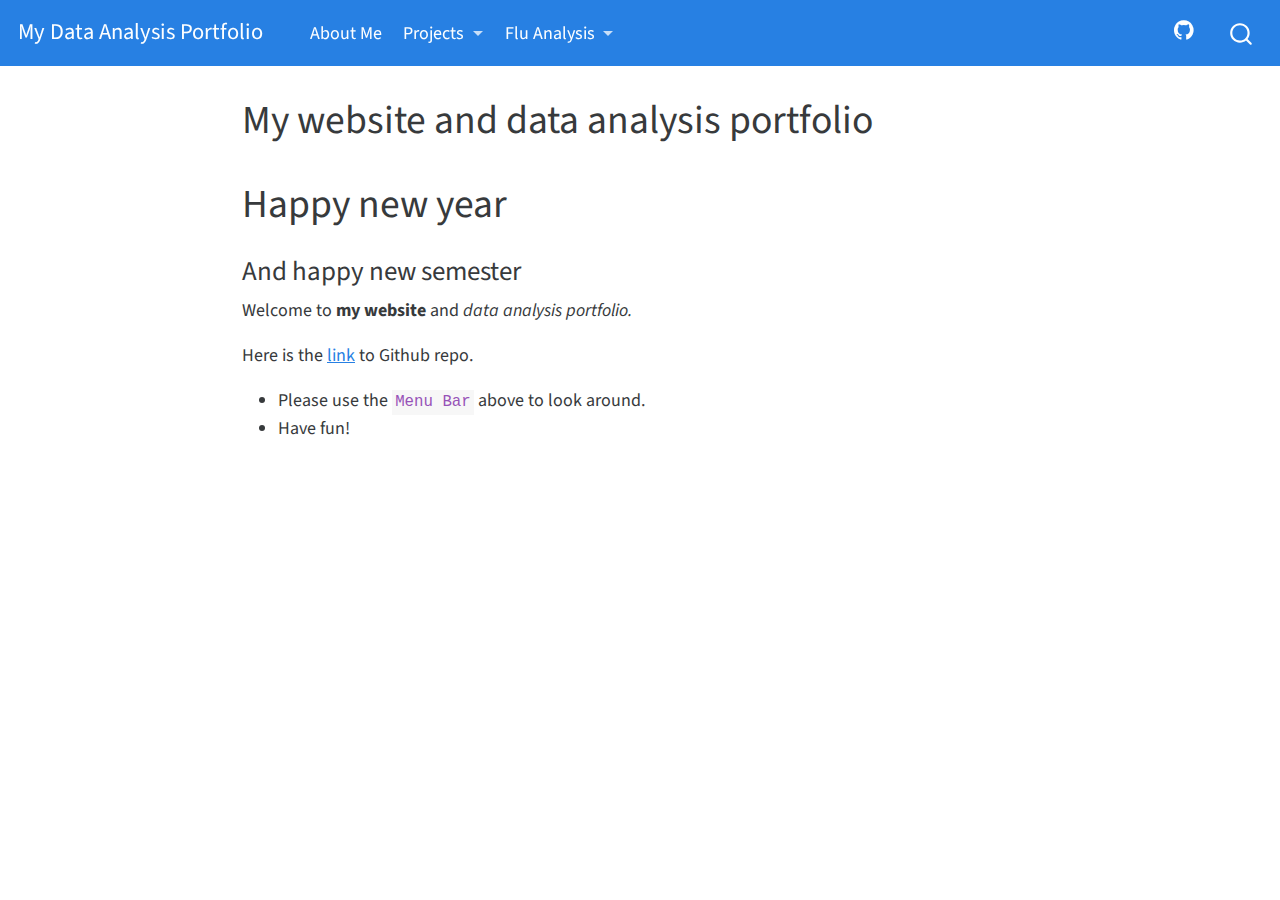
<file: docs/index.html>
<!DOCTYPE html>
<html xmlns="http://www.w3.org/1999/xhtml" lang="en" xml:lang="en"><head>

<meta charset="utf-8">
<meta name="generator" content="quarto-1.2.313">

<meta name="viewport" content="width=device-width, initial-scale=1.0, user-scalable=yes">


<title>My Data Analysis Portfolio - My website and data analysis portfolio</title>
<style>
code{white-space: pre-wrap;}
span.smallcaps{font-variant: small-caps;}
div.columns{display: flex; gap: min(4vw, 1.5em);}
div.column{flex: auto; overflow-x: auto;}
div.hanging-indent{margin-left: 1.5em; text-indent: -1.5em;}
ul.task-list{list-style: none;}
ul.task-list li input[type="checkbox"] {
  width: 0.8em;
  margin: 0 0.8em 0.2em -1.6em;
  vertical-align: middle;
}
</style>


<script src="site_libs/quarto-nav/quarto-nav.js"></script>
<script src="site_libs/quarto-nav/headroom.min.js"></script>
<script src="site_libs/clipboard/clipboard.min.js"></script>
<script src="site_libs/quarto-search/autocomplete.umd.js"></script>
<script src="site_libs/quarto-search/fuse.min.js"></script>
<script src="site_libs/quarto-search/quarto-search.js"></script>
<meta name="quarto:offset" content="./">
<script src="site_libs/quarto-html/quarto.js"></script>
<script src="site_libs/quarto-html/popper.min.js"></script>
<script src="site_libs/quarto-html/tippy.umd.min.js"></script>
<script src="site_libs/quarto-html/anchor.min.js"></script>
<link href="site_libs/quarto-html/tippy.css" rel="stylesheet">
<link href="site_libs/quarto-html/quarto-syntax-highlighting.css" rel="stylesheet" id="quarto-text-highlighting-styles">
<script src="site_libs/bootstrap/bootstrap.min.js"></script>
<link href="site_libs/bootstrap/bootstrap-icons.css" rel="stylesheet">
<link href="site_libs/bootstrap/bootstrap.min.css" rel="stylesheet" id="quarto-bootstrap" data-mode="light">
<script id="quarto-search-options" type="application/json">{
  "location": "navbar",
  "copy-button": false,
  "collapse-after": 3,
  "panel-placement": "end",
  "type": "overlay",
  "limit": 20,
  "language": {
    "search-no-results-text": "No results",
    "search-matching-documents-text": "matching documents",
    "search-copy-link-title": "Copy link to search",
    "search-hide-matches-text": "Hide additional matches",
    "search-more-match-text": "more match in this document",
    "search-more-matches-text": "more matches in this document",
    "search-clear-button-title": "Clear",
    "search-detached-cancel-button-title": "Cancel",
    "search-submit-button-title": "Submit"
  }
}</script>


<link rel="stylesheet" href="styles.css">
</head>

<body class="nav-fixed fullcontent">

<div id="quarto-search-results"></div>
  <header id="quarto-header" class="headroom fixed-top">
    <nav class="navbar navbar-expand-lg navbar-dark ">
      <div class="navbar-container container-fluid">
      <div class="navbar-brand-container">
    <a class="navbar-brand" href="./index.html">
    <span class="navbar-title">My Data Analysis Portfolio</span>
    </a>
  </div>
          <button class="navbar-toggler" type="button" data-bs-toggle="collapse" data-bs-target="#navbarCollapse" aria-controls="navbarCollapse" aria-expanded="false" aria-label="Toggle navigation" onclick="if (window.quartoToggleHeadroom) { window.quartoToggleHeadroom(); }">
  <span class="navbar-toggler-icon"></span>
</button>
          <div class="collapse navbar-collapse" id="navbarCollapse">
            <ul class="navbar-nav navbar-nav-scroll me-auto">
  <li class="nav-item">
    <a class="nav-link" href="././aboutme.html">
 <span class="menu-text">About Me</span></a>
  </li>  
  <li class="nav-item dropdown ">
    <a class="nav-link dropdown-toggle" href="#" id="nav-menu-projects" role="button" data-bs-toggle="dropdown" aria-expanded="false">
 <span class="menu-text">Projects</span>
    </a>
    <ul class="dropdown-menu" aria-labelledby="nav-menu-projects">    
        <li>
    <a class="dropdown-item" href="././coding_exercise.html">
 <span class="dropdown-text">R Coding Exercise</span></a>
  </li>  
        <li>
    <a class="dropdown-item" href="././visualization_exercise.html">
 <span class="dropdown-text">Visualization Exercise</span></a>
  </li>  
        <li>
    <a class="dropdown-item" href="././tidytuesday_exercise.html">
 <span class="dropdown-text">Tidy Tuesday Exercise</span></a>
  </li>  
        <li>
    <a class="dropdown-item" href="././dataanalysis_exercise.html">
 <span class="dropdown-text">Data Analysis Exercise</span></a>
  </li>  
    </ul>
  </li>
  <li class="nav-item dropdown ">
    <a class="nav-link dropdown-toggle" href="#" id="nav-menu-flu-analysis" role="button" data-bs-toggle="dropdown" aria-expanded="false">
 <span class="menu-text">Flu Analysis</span>
    </a>
    <ul class="dropdown-menu" aria-labelledby="nav-menu-flu-analysis">    
        <li>
    <a class="dropdown-item" href="././fluanalysis/code/exploration.html">
 <span class="dropdown-text">Exploration</span></a>
  </li>  
        <li>
    <a class="dropdown-item" href="././fluanalysis/code/wrangling.html">
 <span class="dropdown-text">Wrangling</span></a>
  </li>  
        <li>
    <a class="dropdown-item" href="././fluanalysis/code/fitting.html">
 <span class="dropdown-text">Fitting</span></a>
  </li>  
        <li>
    <a class="dropdown-item" href="././fluanalysis/code/modeleval.html">
 <span class="dropdown-text">Model Evaluation</span></a>
  </li>  
        <li>
    <a class="dropdown-item" href="././fluanalysis/code/machinelearning.html">
 <span class="dropdown-text">Machine Learning</span></a>
  </li>  
    </ul>
  </li>
</ul>
            <ul class="navbar-nav navbar-nav-scroll ms-auto">
  <li class="nav-item compact">
    <a class="nav-link" href="./URL-TO-THIS-REPOSITORY-HERE"><i class="bi bi-github" role="img">
</i> 
 <span class="menu-text"></span></a>
  </li>  
</ul>
              <div id="quarto-search" class="" title="Search"></div>
          </div> <!-- /navcollapse -->
      </div> <!-- /container-fluid -->
    </nav>
</header>
<!-- content -->
<div id="quarto-content" class="quarto-container page-columns page-rows-contents page-layout-article page-navbar">
<!-- sidebar -->
<!-- margin-sidebar -->
    
<!-- main -->
<main class="content" id="quarto-document-content">

<header id="title-block-header" class="quarto-title-block default">
<div class="quarto-title">
<h1 class="title">My website and data analysis portfolio</h1>
</div>



<div class="quarto-title-meta">

    
  
    
  </div>
  

</header>

<section id="happy-new-year" class="level1">
<h1>Happy new year</h1>
<section id="and-happy-new-semester" class="level3">
<h3 class="anchored" data-anchor-id="and-happy-new-semester">And happy new semester</h3>
<p>Welcome to <strong>my website</strong> and <em>data analysis portfolio.</em></p>
<p>Here is the <a href="https://github.com/yl3362/yaolu-MADA-portfolio">link</a> to Github repo.</p>
<ul>
<li>Please use the <code>Menu Bar</code> above to look around.</li>
<li>Have fun!</li>
</ul>


</section>
</section>

</main> <!-- /main -->
<script id="quarto-html-after-body" type="application/javascript">
window.document.addEventListener("DOMContentLoaded", function (event) {
  const toggleBodyColorMode = (bsSheetEl) => {
    const mode = bsSheetEl.getAttribute("data-mode");
    const bodyEl = window.document.querySelector("body");
    if (mode === "dark") {
      bodyEl.classList.add("quarto-dark");
      bodyEl.classList.remove("quarto-light");
    } else {
      bodyEl.classList.add("quarto-light");
      bodyEl.classList.remove("quarto-dark");
    }
  }
  const toggleBodyColorPrimary = () => {
    const bsSheetEl = window.document.querySelector("link#quarto-bootstrap");
    if (bsSheetEl) {
      toggleBodyColorMode(bsSheetEl);
    }
  }
  toggleBodyColorPrimary();  
  const icon = "";
  const anchorJS = new window.AnchorJS();
  anchorJS.options = {
    placement: 'right',
    icon: icon
  };
  anchorJS.add('.anchored');
  const clipboard = new window.ClipboardJS('.code-copy-button', {
    target: function(trigger) {
      return trigger.previousElementSibling;
    }
  });
  clipboard.on('success', function(e) {
    // button target
    const button = e.trigger;
    // don't keep focus
    button.blur();
    // flash "checked"
    button.classList.add('code-copy-button-checked');
    var currentTitle = button.getAttribute("title");
    button.setAttribute("title", "Copied!");
    let tooltip;
    if (window.bootstrap) {
      button.setAttribute("data-bs-toggle", "tooltip");
      button.setAttribute("data-bs-placement", "left");
      button.setAttribute("data-bs-title", "Copied!");
      tooltip = new bootstrap.Tooltip(button, 
        { trigger: "manual", 
          customClass: "code-copy-button-tooltip",
          offset: [0, -8]});
      tooltip.show();    
    }
    setTimeout(function() {
      if (tooltip) {
        tooltip.hide();
        button.removeAttribute("data-bs-title");
        button.removeAttribute("data-bs-toggle");
        button.removeAttribute("data-bs-placement");
      }
      button.setAttribute("title", currentTitle);
      button.classList.remove('code-copy-button-checked');
    }, 1000);
    // clear code selection
    e.clearSelection();
  });
  function tippyHover(el, contentFn) {
    const config = {
      allowHTML: true,
      content: contentFn,
      maxWidth: 500,
      delay: 100,
      arrow: false,
      appendTo: function(el) {
          return el.parentElement;
      },
      interactive: true,
      interactiveBorder: 10,
      theme: 'quarto',
      placement: 'bottom-start'
    };
    window.tippy(el, config); 
  }
  const noterefs = window.document.querySelectorAll('a[role="doc-noteref"]');
  for (var i=0; i<noterefs.length; i++) {
    const ref = noterefs[i];
    tippyHover(ref, function() {
      // use id or data attribute instead here
      let href = ref.getAttribute('data-footnote-href') || ref.getAttribute('href');
      try { href = new URL(href).hash; } catch {}
      const id = href.replace(/^#\/?/, "");
      const note = window.document.getElementById(id);
      return note.innerHTML;
    });
  }
  const findCites = (el) => {
    const parentEl = el.parentElement;
    if (parentEl) {
      const cites = parentEl.dataset.cites;
      if (cites) {
        return {
          el,
          cites: cites.split(' ')
        };
      } else {
        return findCites(el.parentElement)
      }
    } else {
      return undefined;
    }
  };
  var bibliorefs = window.document.querySelectorAll('a[role="doc-biblioref"]');
  for (var i=0; i<bibliorefs.length; i++) {
    const ref = bibliorefs[i];
    const citeInfo = findCites(ref);
    if (citeInfo) {
      tippyHover(citeInfo.el, function() {
        var popup = window.document.createElement('div');
        citeInfo.cites.forEach(function(cite) {
          var citeDiv = window.document.createElement('div');
          citeDiv.classList.add('hanging-indent');
          citeDiv.classList.add('csl-entry');
          var biblioDiv = window.document.getElementById('ref-' + cite);
          if (biblioDiv) {
            citeDiv.innerHTML = biblioDiv.innerHTML;
          }
          popup.appendChild(citeDiv);
        });
        return popup.innerHTML;
      });
    }
  }
});
</script>
</div> <!-- /content -->



</body></html>
</file>
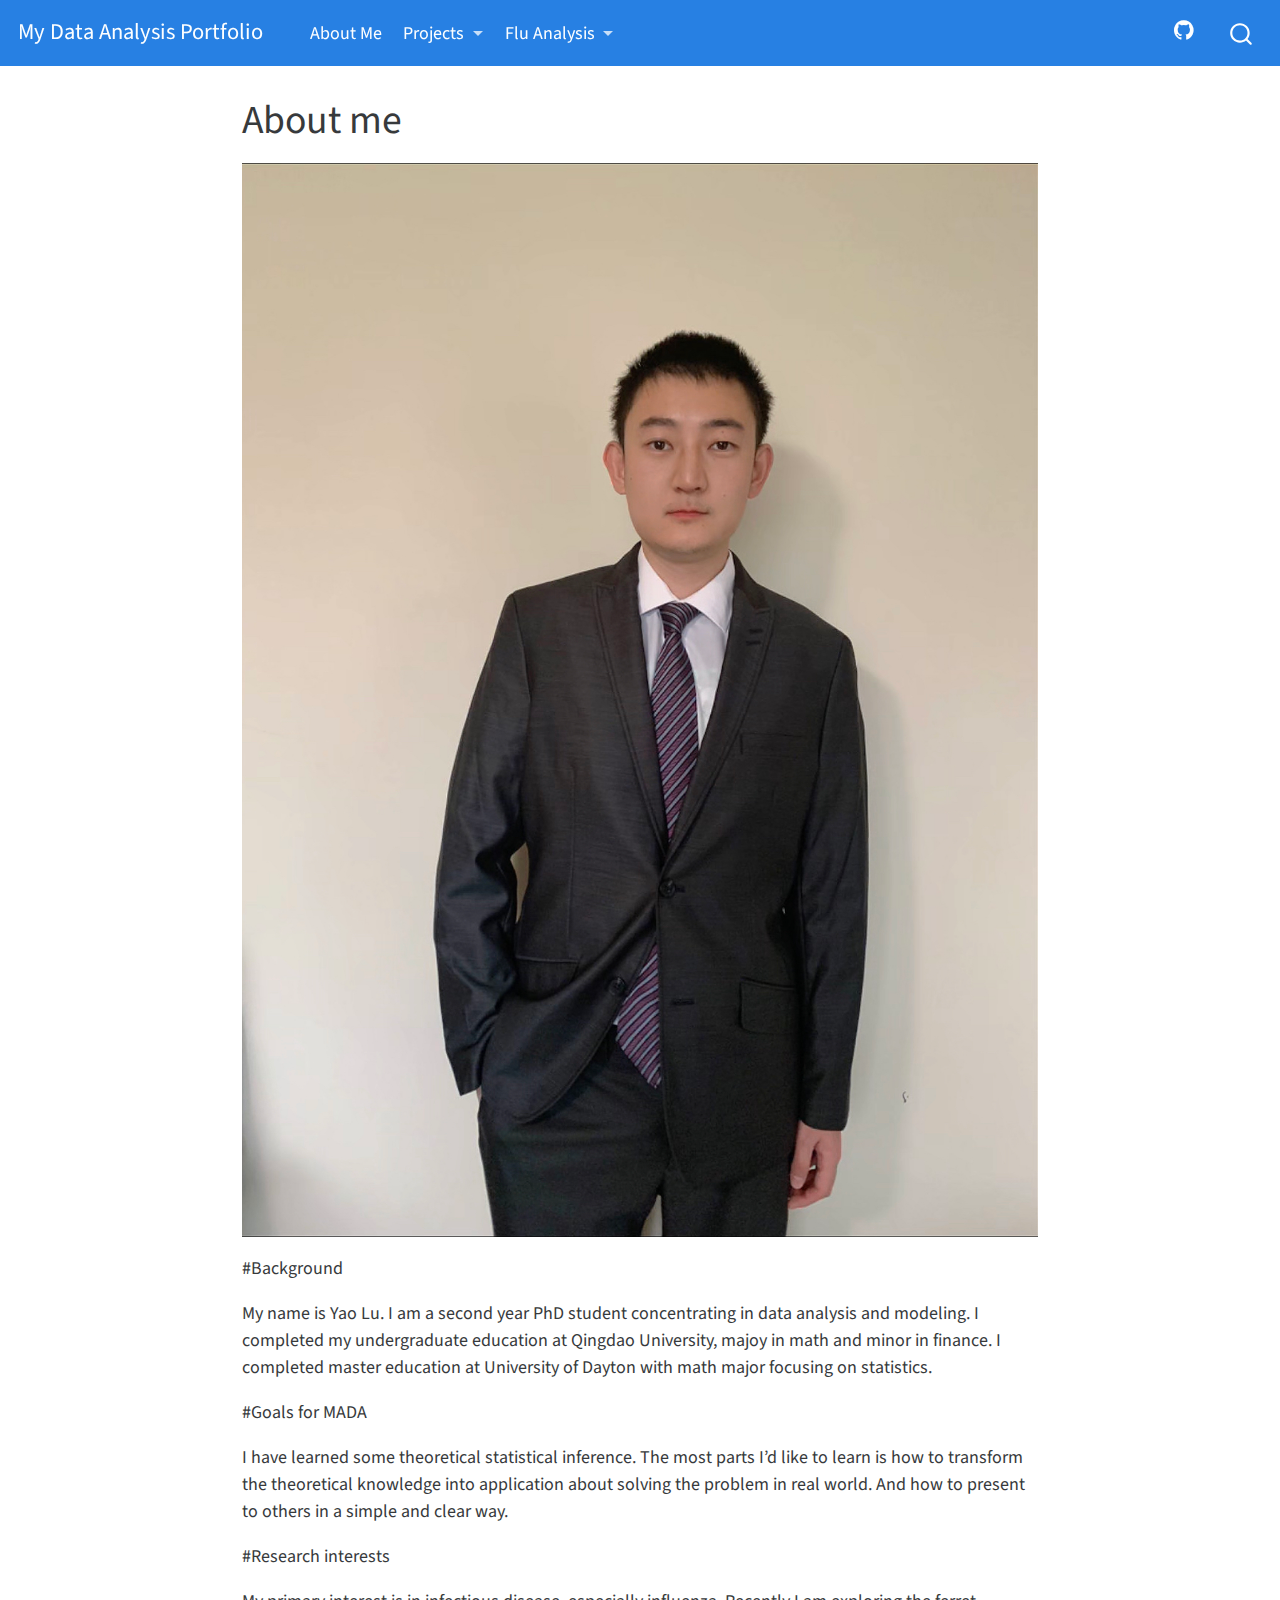
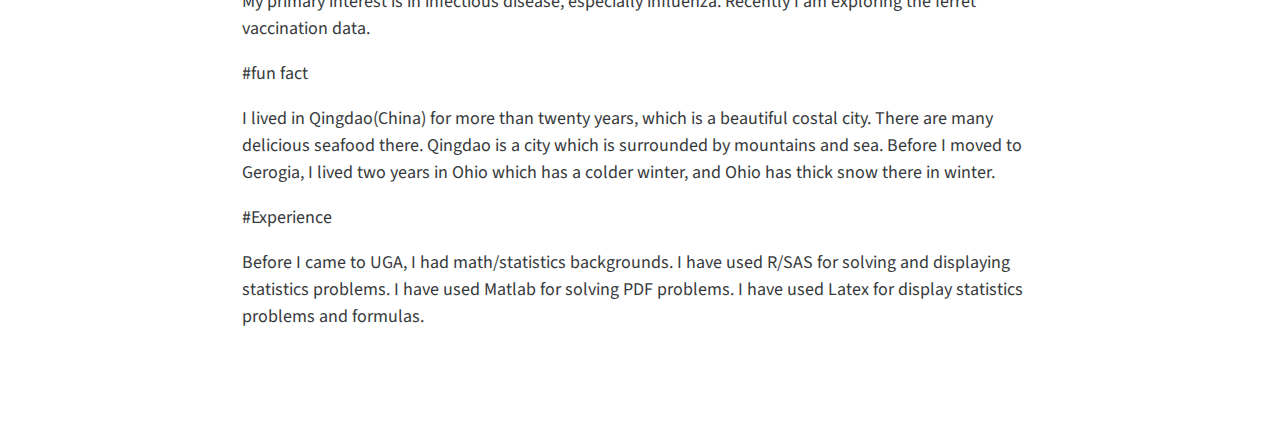
<file: docs/aboutme.html>
<!DOCTYPE html>
<html xmlns="http://www.w3.org/1999/xhtml" lang="en" xml:lang="en"><head>

<meta charset="utf-8">
<meta name="generator" content="quarto-1.2.313">

<meta name="viewport" content="width=device-width, initial-scale=1.0, user-scalable=yes">


<title>My Data Analysis Portfolio - About me</title>
<style>
code{white-space: pre-wrap;}
span.smallcaps{font-variant: small-caps;}
div.columns{display: flex; gap: min(4vw, 1.5em);}
div.column{flex: auto; overflow-x: auto;}
div.hanging-indent{margin-left: 1.5em; text-indent: -1.5em;}
ul.task-list{list-style: none;}
ul.task-list li input[type="checkbox"] {
  width: 0.8em;
  margin: 0 0.8em 0.2em -1.6em;
  vertical-align: middle;
}
</style>


<script src="site_libs/quarto-nav/quarto-nav.js"></script>
<script src="site_libs/quarto-nav/headroom.min.js"></script>
<script src="site_libs/clipboard/clipboard.min.js"></script>
<script src="site_libs/quarto-search/autocomplete.umd.js"></script>
<script src="site_libs/quarto-search/fuse.min.js"></script>
<script src="site_libs/quarto-search/quarto-search.js"></script>
<meta name="quarto:offset" content="./">
<script src="site_libs/quarto-html/quarto.js"></script>
<script src="site_libs/quarto-html/popper.min.js"></script>
<script src="site_libs/quarto-html/tippy.umd.min.js"></script>
<script src="site_libs/quarto-html/anchor.min.js"></script>
<link href="site_libs/quarto-html/tippy.css" rel="stylesheet">
<link href="site_libs/quarto-html/quarto-syntax-highlighting.css" rel="stylesheet" id="quarto-text-highlighting-styles">
<script src="site_libs/bootstrap/bootstrap.min.js"></script>
<link href="site_libs/bootstrap/bootstrap-icons.css" rel="stylesheet">
<link href="site_libs/bootstrap/bootstrap.min.css" rel="stylesheet" id="quarto-bootstrap" data-mode="light">
<script id="quarto-search-options" type="application/json">{
  "location": "navbar",
  "copy-button": false,
  "collapse-after": 3,
  "panel-placement": "end",
  "type": "overlay",
  "limit": 20,
  "language": {
    "search-no-results-text": "No results",
    "search-matching-documents-text": "matching documents",
    "search-copy-link-title": "Copy link to search",
    "search-hide-matches-text": "Hide additional matches",
    "search-more-match-text": "more match in this document",
    "search-more-matches-text": "more matches in this document",
    "search-clear-button-title": "Clear",
    "search-detached-cancel-button-title": "Cancel",
    "search-submit-button-title": "Submit"
  }
}</script>


<link rel="stylesheet" href="styles.css">
</head>

<body class="nav-fixed fullcontent">

<div id="quarto-search-results"></div>
  <header id="quarto-header" class="headroom fixed-top">
    <nav class="navbar navbar-expand-lg navbar-dark ">
      <div class="navbar-container container-fluid">
      <div class="navbar-brand-container">
    <a class="navbar-brand" href="./index.html">
    <span class="navbar-title">My Data Analysis Portfolio</span>
    </a>
  </div>
          <button class="navbar-toggler" type="button" data-bs-toggle="collapse" data-bs-target="#navbarCollapse" aria-controls="navbarCollapse" aria-expanded="false" aria-label="Toggle navigation" onclick="if (window.quartoToggleHeadroom) { window.quartoToggleHeadroom(); }">
  <span class="navbar-toggler-icon"></span>
</button>
          <div class="collapse navbar-collapse" id="navbarCollapse">
            <ul class="navbar-nav navbar-nav-scroll me-auto">
  <li class="nav-item">
    <a class="nav-link" href="././aboutme.html">
 <span class="menu-text">About Me</span></a>
  </li>  
  <li class="nav-item dropdown ">
    <a class="nav-link dropdown-toggle" href="#" id="nav-menu-projects" role="button" data-bs-toggle="dropdown" aria-expanded="false">
 <span class="menu-text">Projects</span>
    </a>
    <ul class="dropdown-menu" aria-labelledby="nav-menu-projects">    
        <li>
    <a class="dropdown-item" href="././coding_exercise.html">
 <span class="dropdown-text">R Coding Exercise</span></a>
  </li>  
        <li>
    <a class="dropdown-item" href="././visualization_exercise.html">
 <span class="dropdown-text">Visualization Exercise</span></a>
  </li>  
        <li>
    <a class="dropdown-item" href="././tidytuesday_exercise.html">
 <span class="dropdown-text">Tidy Tuesday Exercise</span></a>
  </li>  
        <li>
    <a class="dropdown-item" href="././dataanalysis_exercise.html">
 <span class="dropdown-text">Data Analysis Exercise</span></a>
  </li>  
    </ul>
  </li>
  <li class="nav-item dropdown ">
    <a class="nav-link dropdown-toggle" href="#" id="nav-menu-flu-analysis" role="button" data-bs-toggle="dropdown" aria-expanded="false">
 <span class="menu-text">Flu Analysis</span>
    </a>
    <ul class="dropdown-menu" aria-labelledby="nav-menu-flu-analysis">    
        <li>
    <a class="dropdown-item" href="././fluanalysis/code/exploration.html">
 <span class="dropdown-text">Exploration</span></a>
  </li>  
        <li>
    <a class="dropdown-item" href="././fluanalysis/code/wrangling.html">
 <span class="dropdown-text">Wrangling</span></a>
  </li>  
        <li>
    <a class="dropdown-item" href="././fluanalysis/code/fitting.html">
 <span class="dropdown-text">Fitting</span></a>
  </li>  
        <li>
    <a class="dropdown-item" href="././fluanalysis/code/modeleval.html">
 <span class="dropdown-text">Model Evaluation</span></a>
  </li>  
        <li>
    <a class="dropdown-item" href="././fluanalysis/code/machinelearning.html">
 <span class="dropdown-text">Machine Learning</span></a>
  </li>  
    </ul>
  </li>
</ul>
            <ul class="navbar-nav navbar-nav-scroll ms-auto">
  <li class="nav-item compact">
    <a class="nav-link" href="./URL-TO-THIS-REPOSITORY-HERE"><i class="bi bi-github" role="img">
</i> 
 <span class="menu-text"></span></a>
  </li>  
</ul>
              <div id="quarto-search" class="" title="Search"></div>
          </div> <!-- /navcollapse -->
      </div> <!-- /container-fluid -->
    </nav>
</header>
<!-- content -->
<div id="quarto-content" class="quarto-container page-columns page-rows-contents page-layout-article page-navbar">
<!-- sidebar -->
<!-- margin-sidebar -->
    
<!-- main -->
<main class="content" id="quarto-document-content">

<header id="title-block-header" class="quarto-title-block default">
<div class="quarto-title">
<h1 class="title">About me</h1>
</div>



<div class="quarto-title-meta">

    
  
    
  </div>
  

</header>

<p><img src="IMG_09531.jpg" class="img-fluid"></p>
<p>#Background</p>
<p>My name is Yao Lu. I am a second year PhD student concentrating in data analysis and modeling. I completed my undergraduate education at Qingdao University, majoy in math and minor in finance. I completed master education at University of Dayton with math major focusing on statistics.</p>
<p>#Goals for MADA</p>
<p>I have learned some theoretical statistical inference. The most parts I’d like to learn is how to transform the theoretical knowledge into application about solving the problem in real world. And how to present to others in a simple and clear way.</p>
<p>#Research interests</p>
<p>My primary interest is in infectious disease, especially influenza. Recently I am exploring the ferret vaccination data.</p>
<p>#fun fact</p>
<p>I lived in Qingdao(China) for more than twenty years, which is a beautiful costal city. There are many delicious seafood there. Qingdao is a city which is surrounded by mountains and sea. Before I moved to Gerogia, I lived two years in Ohio which has a colder winter, and Ohio has thick snow there in winter.</p>
<p>#Experience</p>
<p>Before I came to UGA, I had math/statistics backgrounds. I have used R/SAS for solving and displaying statistics problems. I have used Matlab for solving PDF problems. I have used Latex for display statistics problems and formulas.</p>



</main> <!-- /main -->
<script id="quarto-html-after-body" type="application/javascript">
window.document.addEventListener("DOMContentLoaded", function (event) {
  const toggleBodyColorMode = (bsSheetEl) => {
    const mode = bsSheetEl.getAttribute("data-mode");
    const bodyEl = window.document.querySelector("body");
    if (mode === "dark") {
      bodyEl.classList.add("quarto-dark");
      bodyEl.classList.remove("quarto-light");
    } else {
      bodyEl.classList.add("quarto-light");
      bodyEl.classList.remove("quarto-dark");
    }
  }
  const toggleBodyColorPrimary = () => {
    const bsSheetEl = window.document.querySelector("link#quarto-bootstrap");
    if (bsSheetEl) {
      toggleBodyColorMode(bsSheetEl);
    }
  }
  toggleBodyColorPrimary();  
  const icon = "";
  const anchorJS = new window.AnchorJS();
  anchorJS.options = {
    placement: 'right',
    icon: icon
  };
  anchorJS.add('.anchored');
  const clipboard = new window.ClipboardJS('.code-copy-button', {
    target: function(trigger) {
      return trigger.previousElementSibling;
    }
  });
  clipboard.on('success', function(e) {
    // button target
    const button = e.trigger;
    // don't keep focus
    button.blur();
    // flash "checked"
    button.classList.add('code-copy-button-checked');
    var currentTitle = button.getAttribute("title");
    button.setAttribute("title", "Copied!");
    let tooltip;
    if (window.bootstrap) {
      button.setAttribute("data-bs-toggle", "tooltip");
      button.setAttribute("data-bs-placement", "left");
      button.setAttribute("data-bs-title", "Copied!");
      tooltip = new bootstrap.Tooltip(button, 
        { trigger: "manual", 
          customClass: "code-copy-button-tooltip",
          offset: [0, -8]});
      tooltip.show();    
    }
    setTimeout(function() {
      if (tooltip) {
        tooltip.hide();
        button.removeAttribute("data-bs-title");
        button.removeAttribute("data-bs-toggle");
        button.removeAttribute("data-bs-placement");
      }
      button.setAttribute("title", currentTitle);
      button.classList.remove('code-copy-button-checked');
    }, 1000);
    // clear code selection
    e.clearSelection();
  });
  function tippyHover(el, contentFn) {
    const config = {
      allowHTML: true,
      content: contentFn,
      maxWidth: 500,
      delay: 100,
      arrow: false,
      appendTo: function(el) {
          return el.parentElement;
      },
      interactive: true,
      interactiveBorder: 10,
      theme: 'quarto',
      placement: 'bottom-start'
    };
    window.tippy(el, config); 
  }
  const noterefs = window.document.querySelectorAll('a[role="doc-noteref"]');
  for (var i=0; i<noterefs.length; i++) {
    const ref = noterefs[i];
    tippyHover(ref, function() {
      // use id or data attribute instead here
      let href = ref.getAttribute('data-footnote-href') || ref.getAttribute('href');
      try { href = new URL(href).hash; } catch {}
      const id = href.replace(/^#\/?/, "");
      const note = window.document.getElementById(id);
      return note.innerHTML;
    });
  }
  const findCites = (el) => {
    const parentEl = el.parentElement;
    if (parentEl) {
      const cites = parentEl.dataset.cites;
      if (cites) {
        return {
          el,
          cites: cites.split(' ')
        };
      } else {
        return findCites(el.parentElement)
      }
    } else {
      return undefined;
    }
  };
  var bibliorefs = window.document.querySelectorAll('a[role="doc-biblioref"]');
  for (var i=0; i<bibliorefs.length; i++) {
    const ref = bibliorefs[i];
    const citeInfo = findCites(ref);
    if (citeInfo) {
      tippyHover(citeInfo.el, function() {
        var popup = window.document.createElement('div');
        citeInfo.cites.forEach(function(cite) {
          var citeDiv = window.document.createElement('div');
          citeDiv.classList.add('hanging-indent');
          citeDiv.classList.add('csl-entry');
          var biblioDiv = window.document.getElementById('ref-' + cite);
          if (biblioDiv) {
            citeDiv.innerHTML = biblioDiv.innerHTML;
          }
          popup.appendChild(citeDiv);
        });
        return popup.innerHTML;
      });
    }
  }
});
</script>
</div> <!-- /content -->



</body></html>
</file>
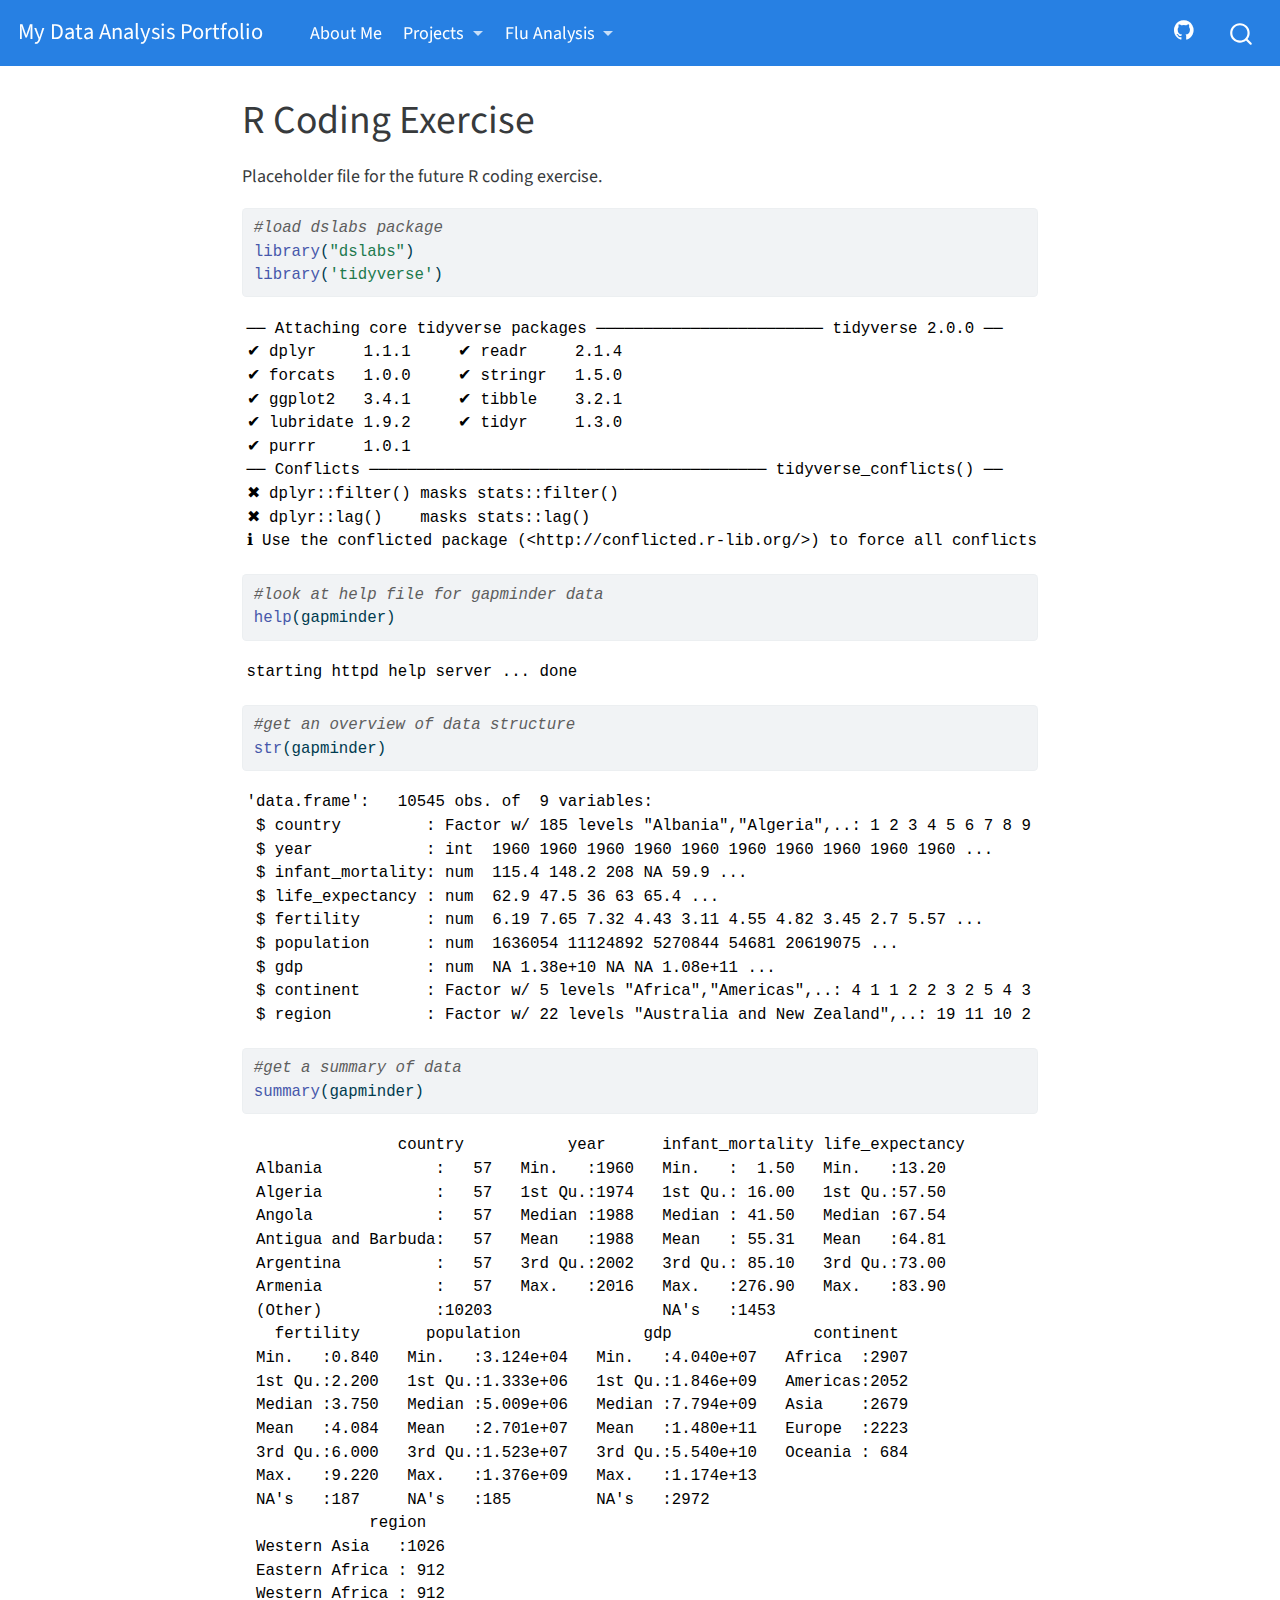
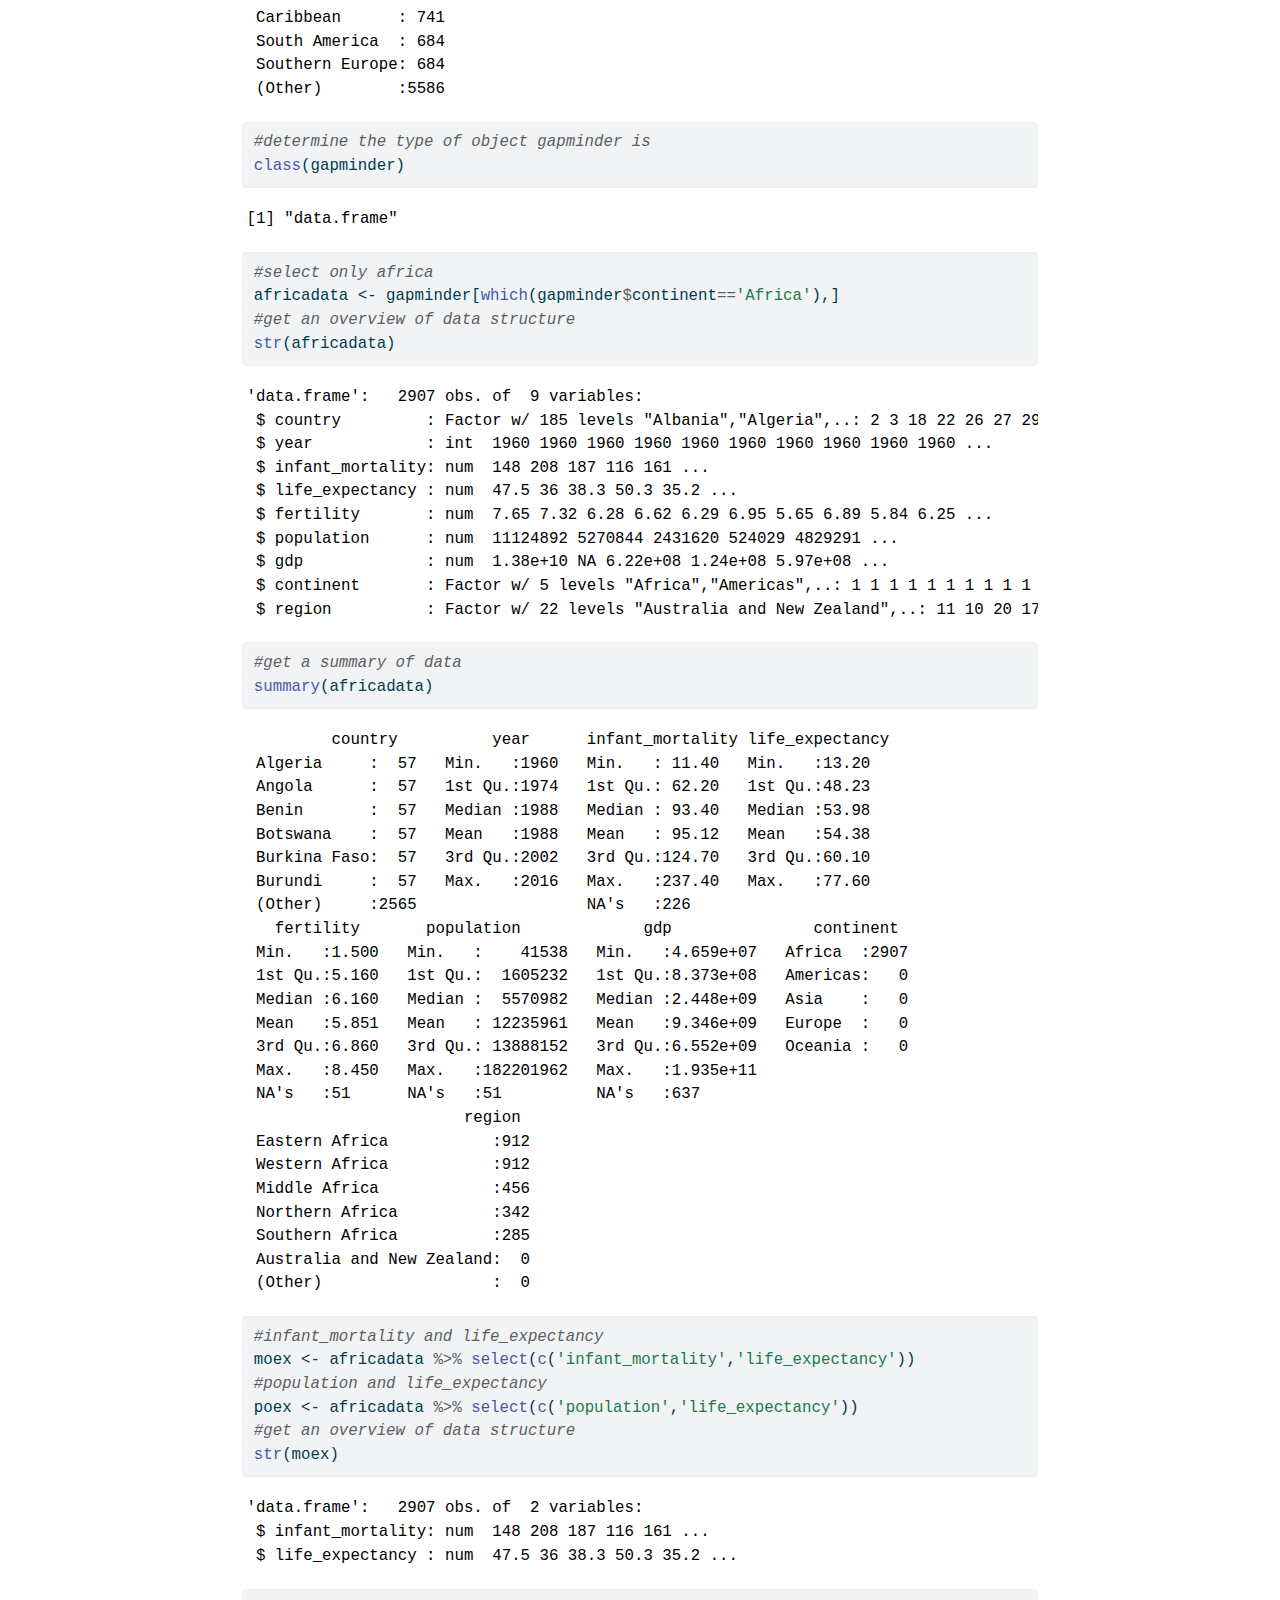
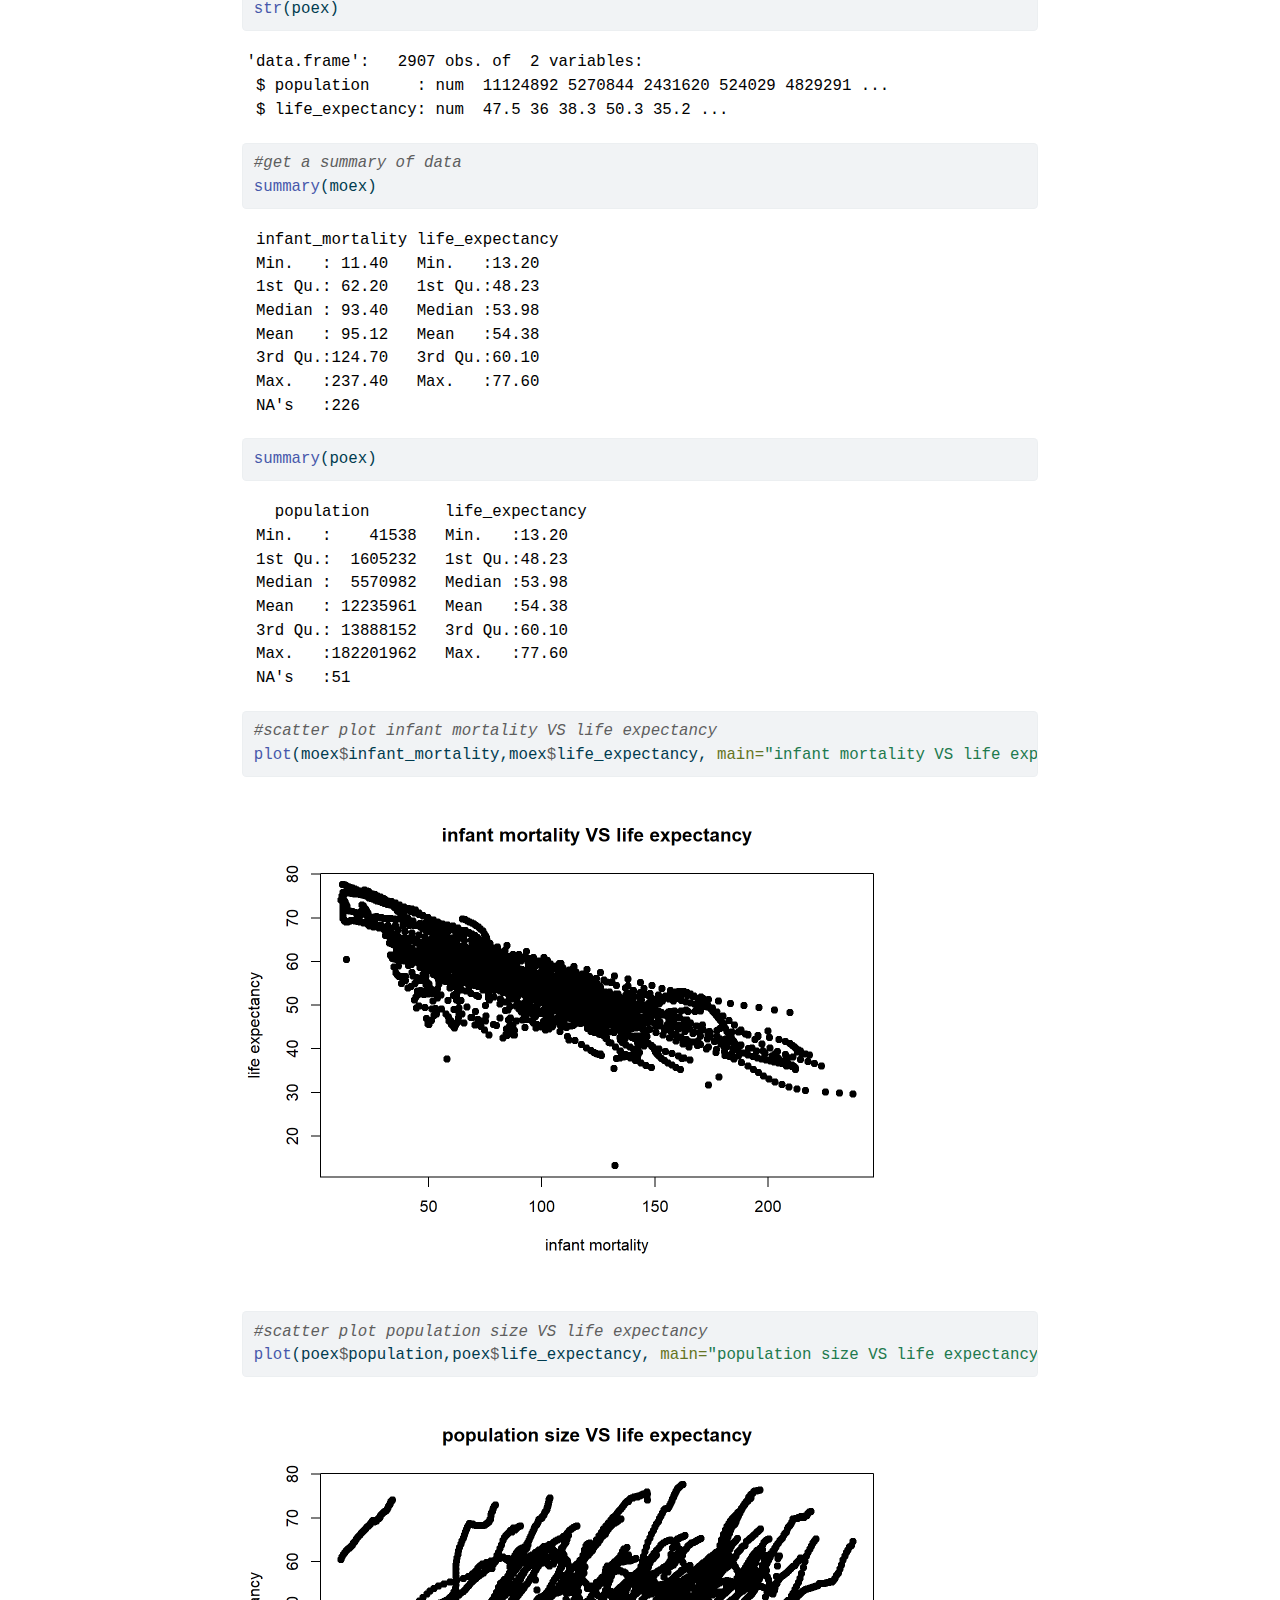
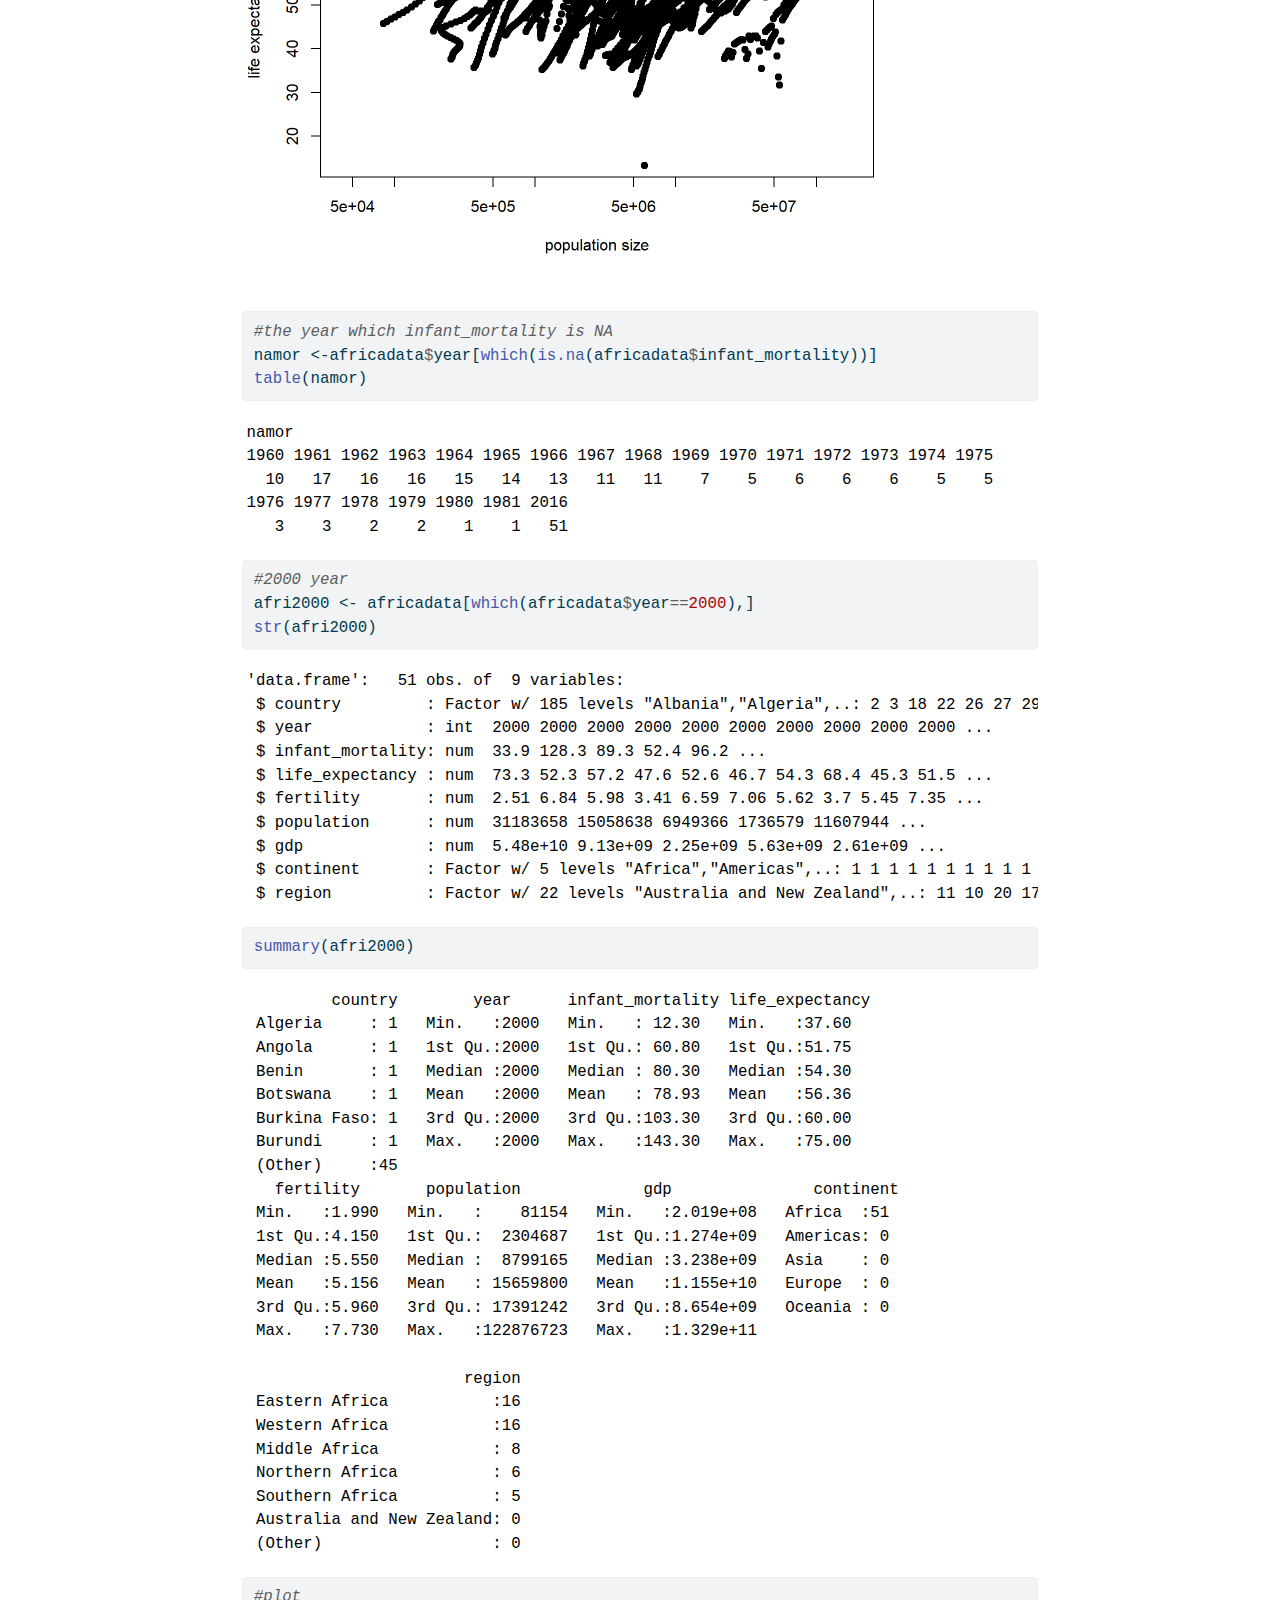
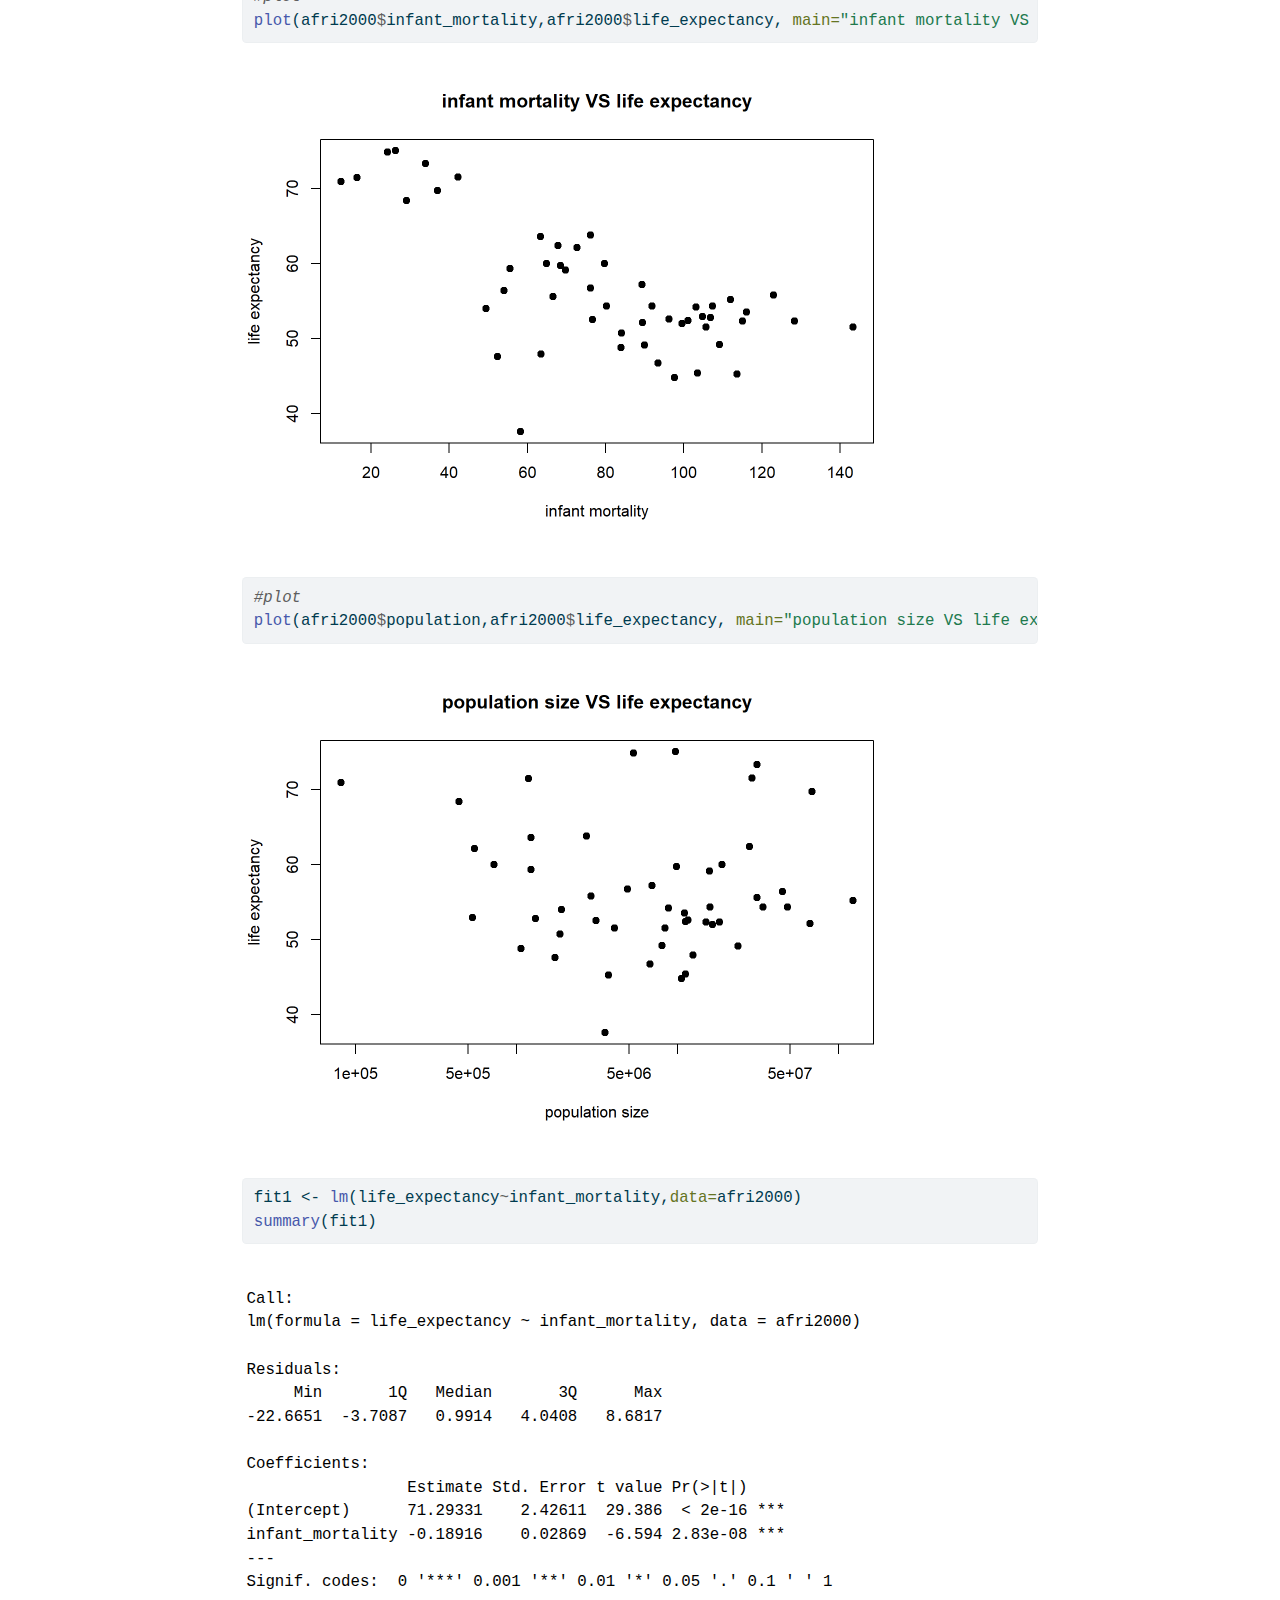
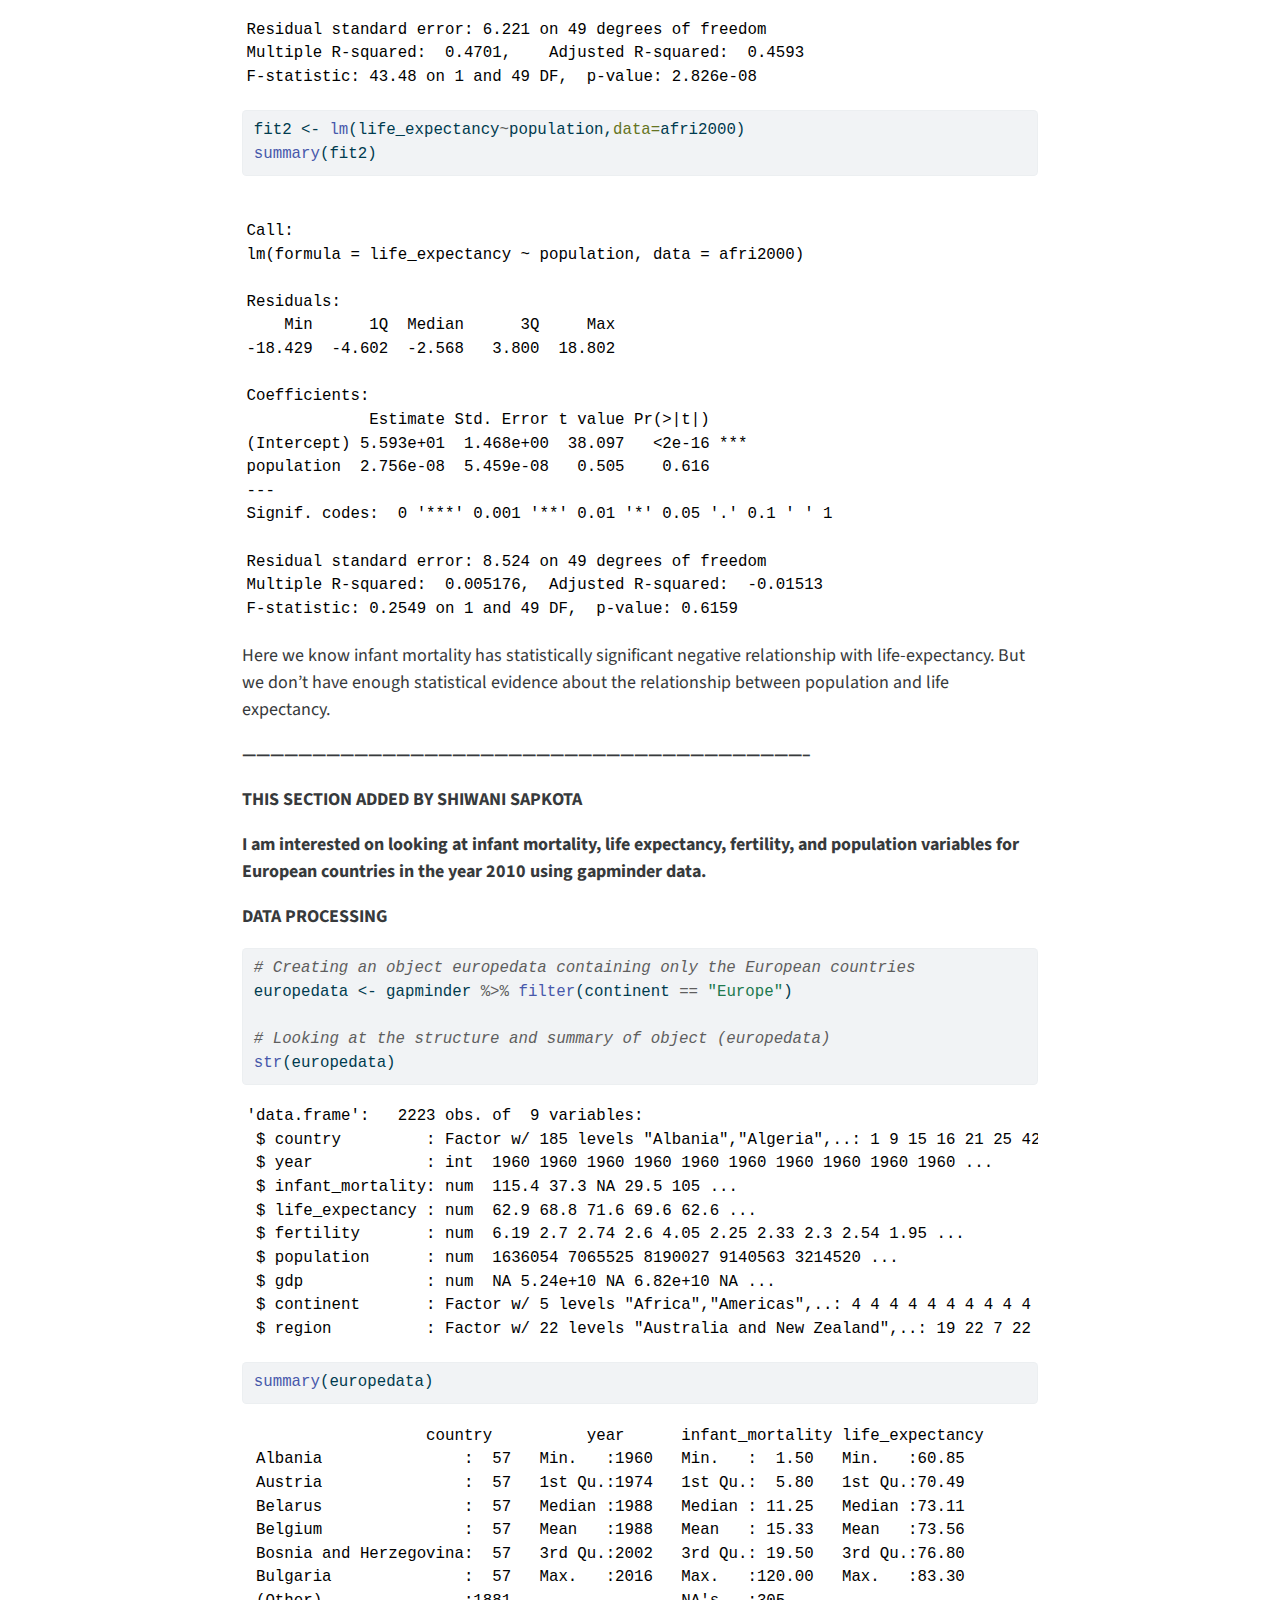
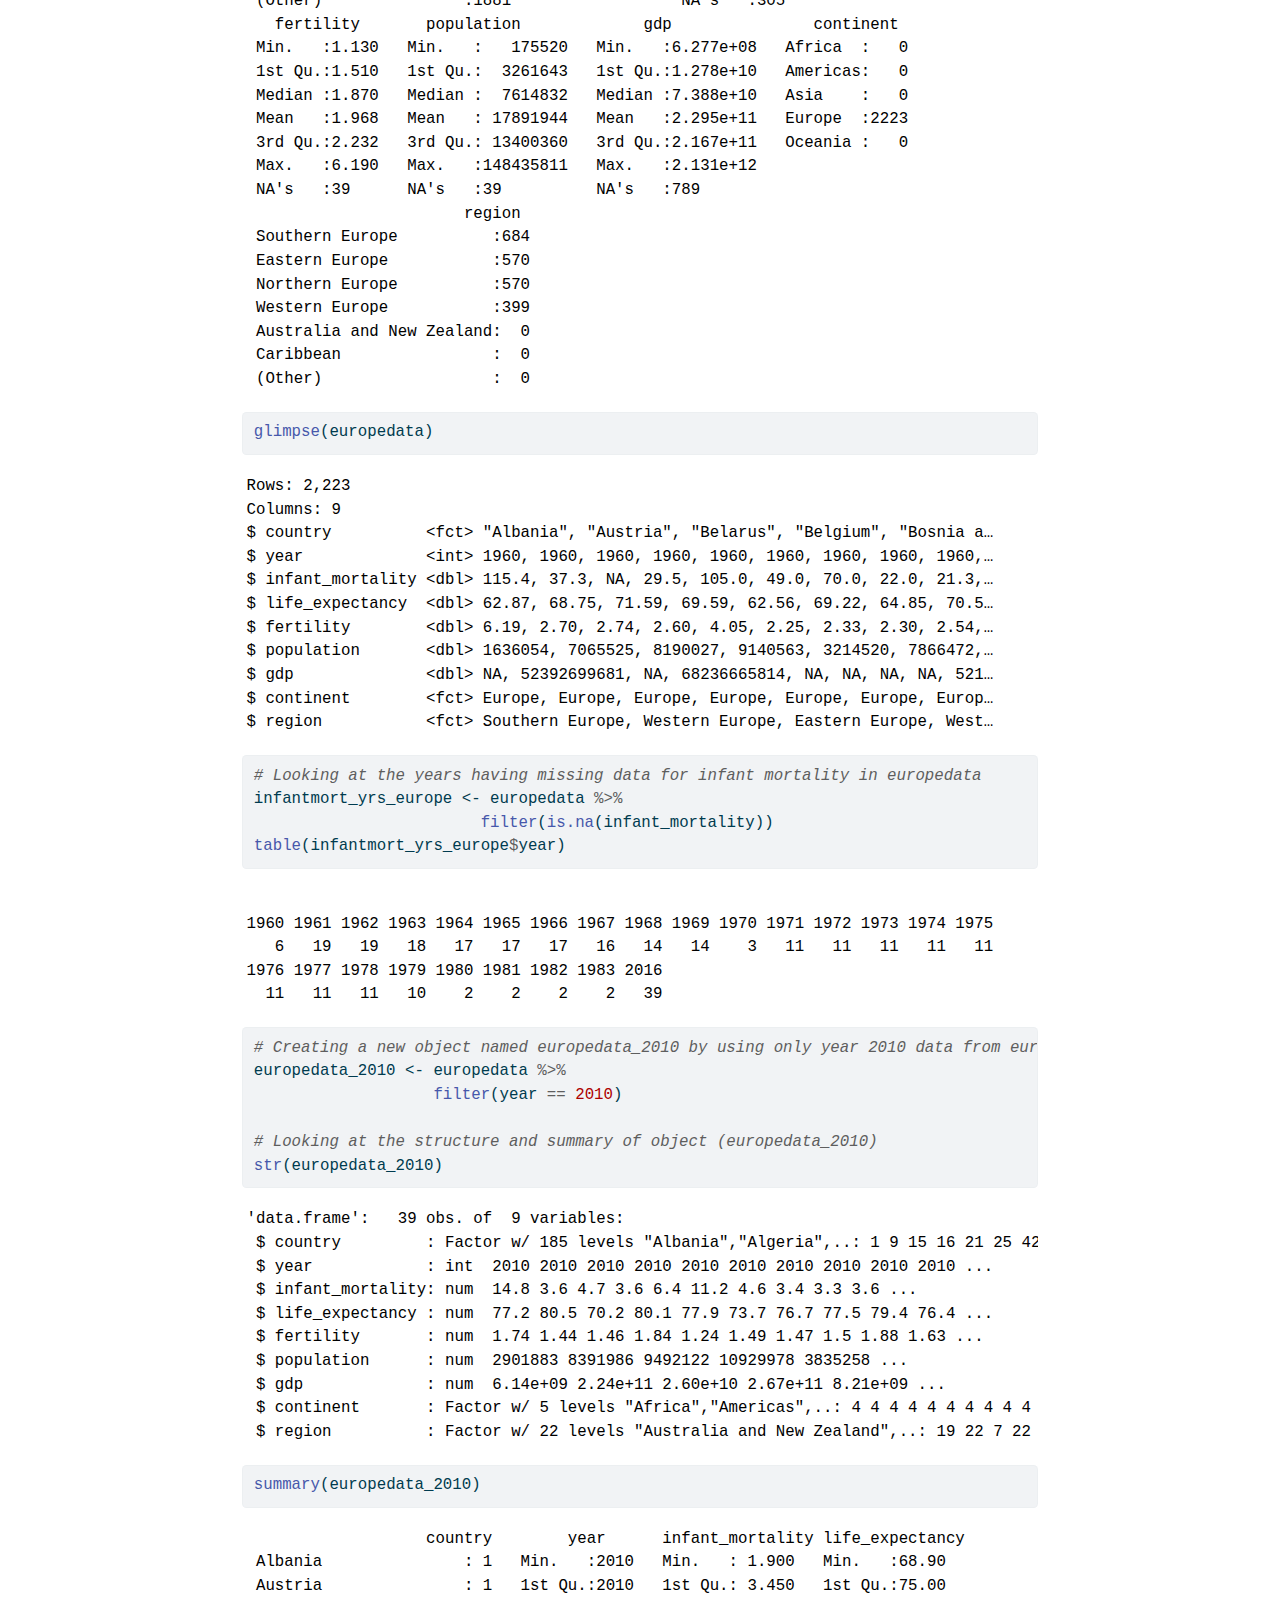
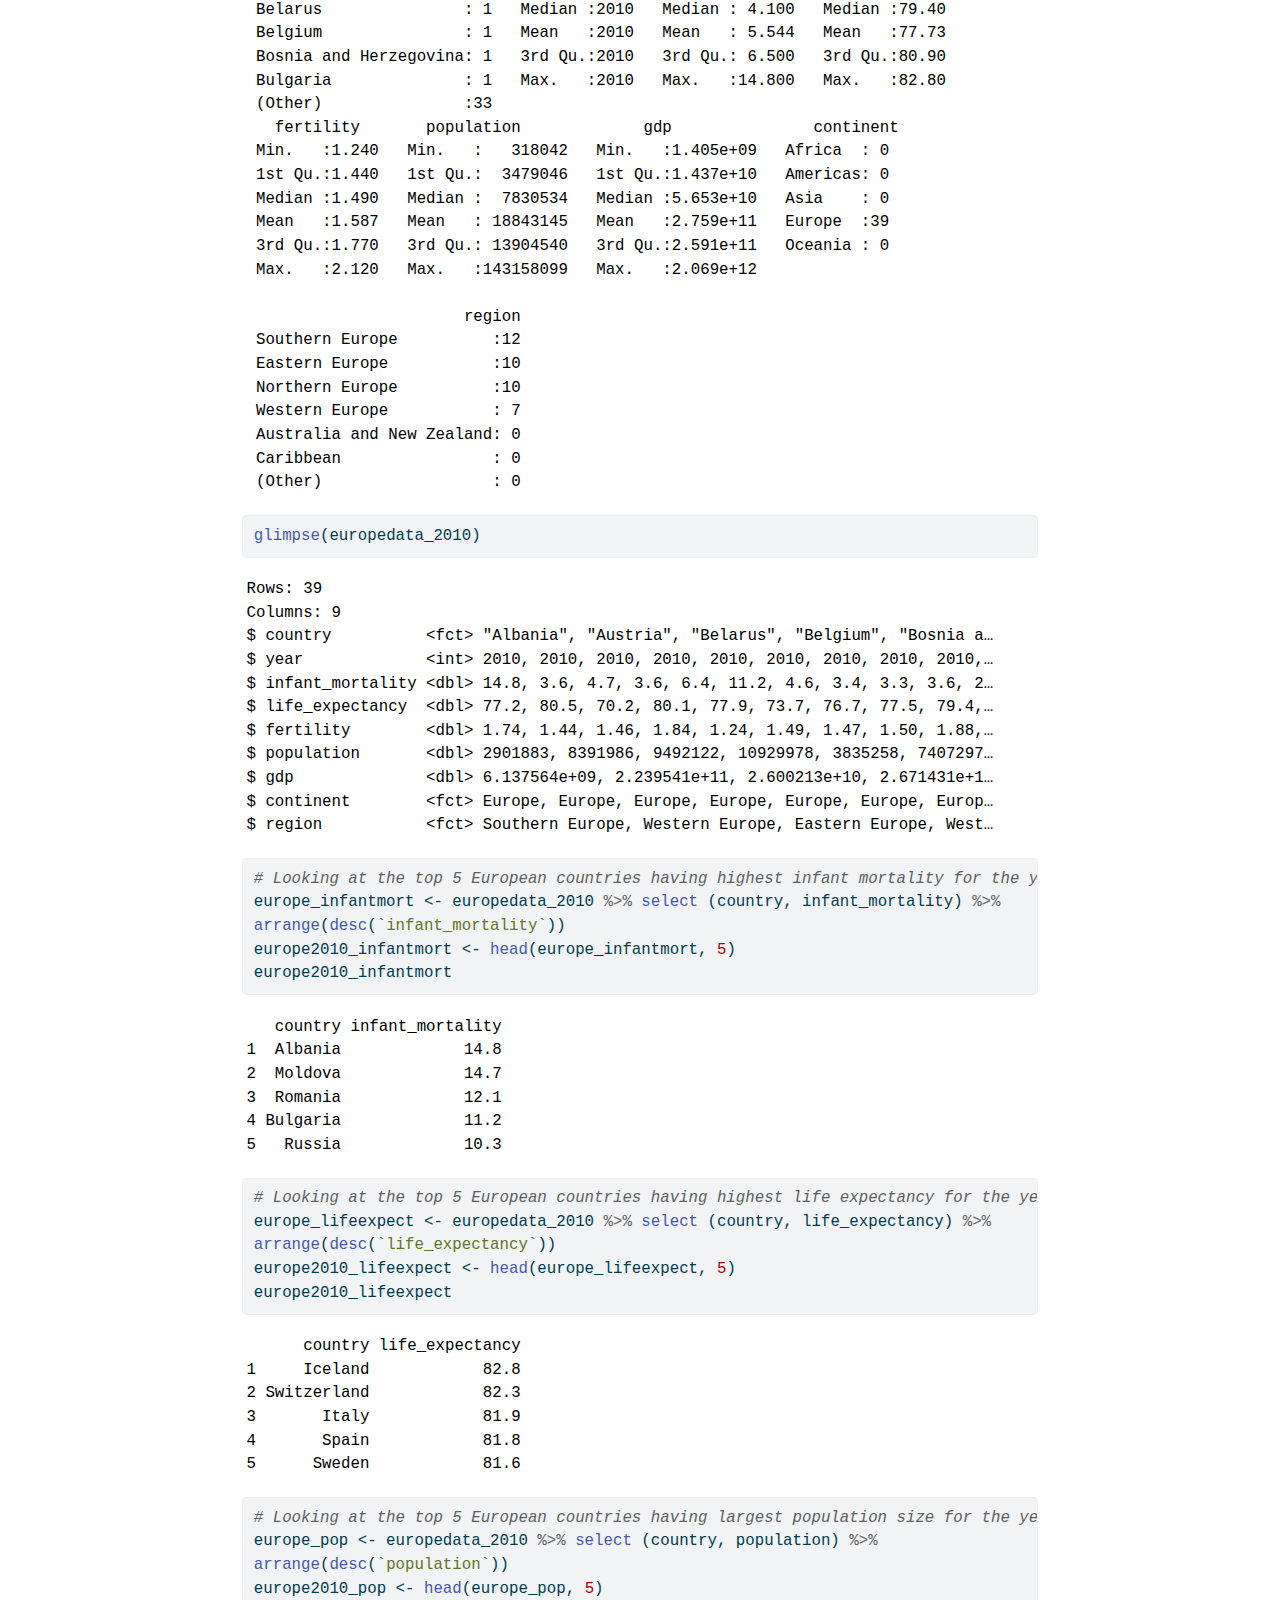
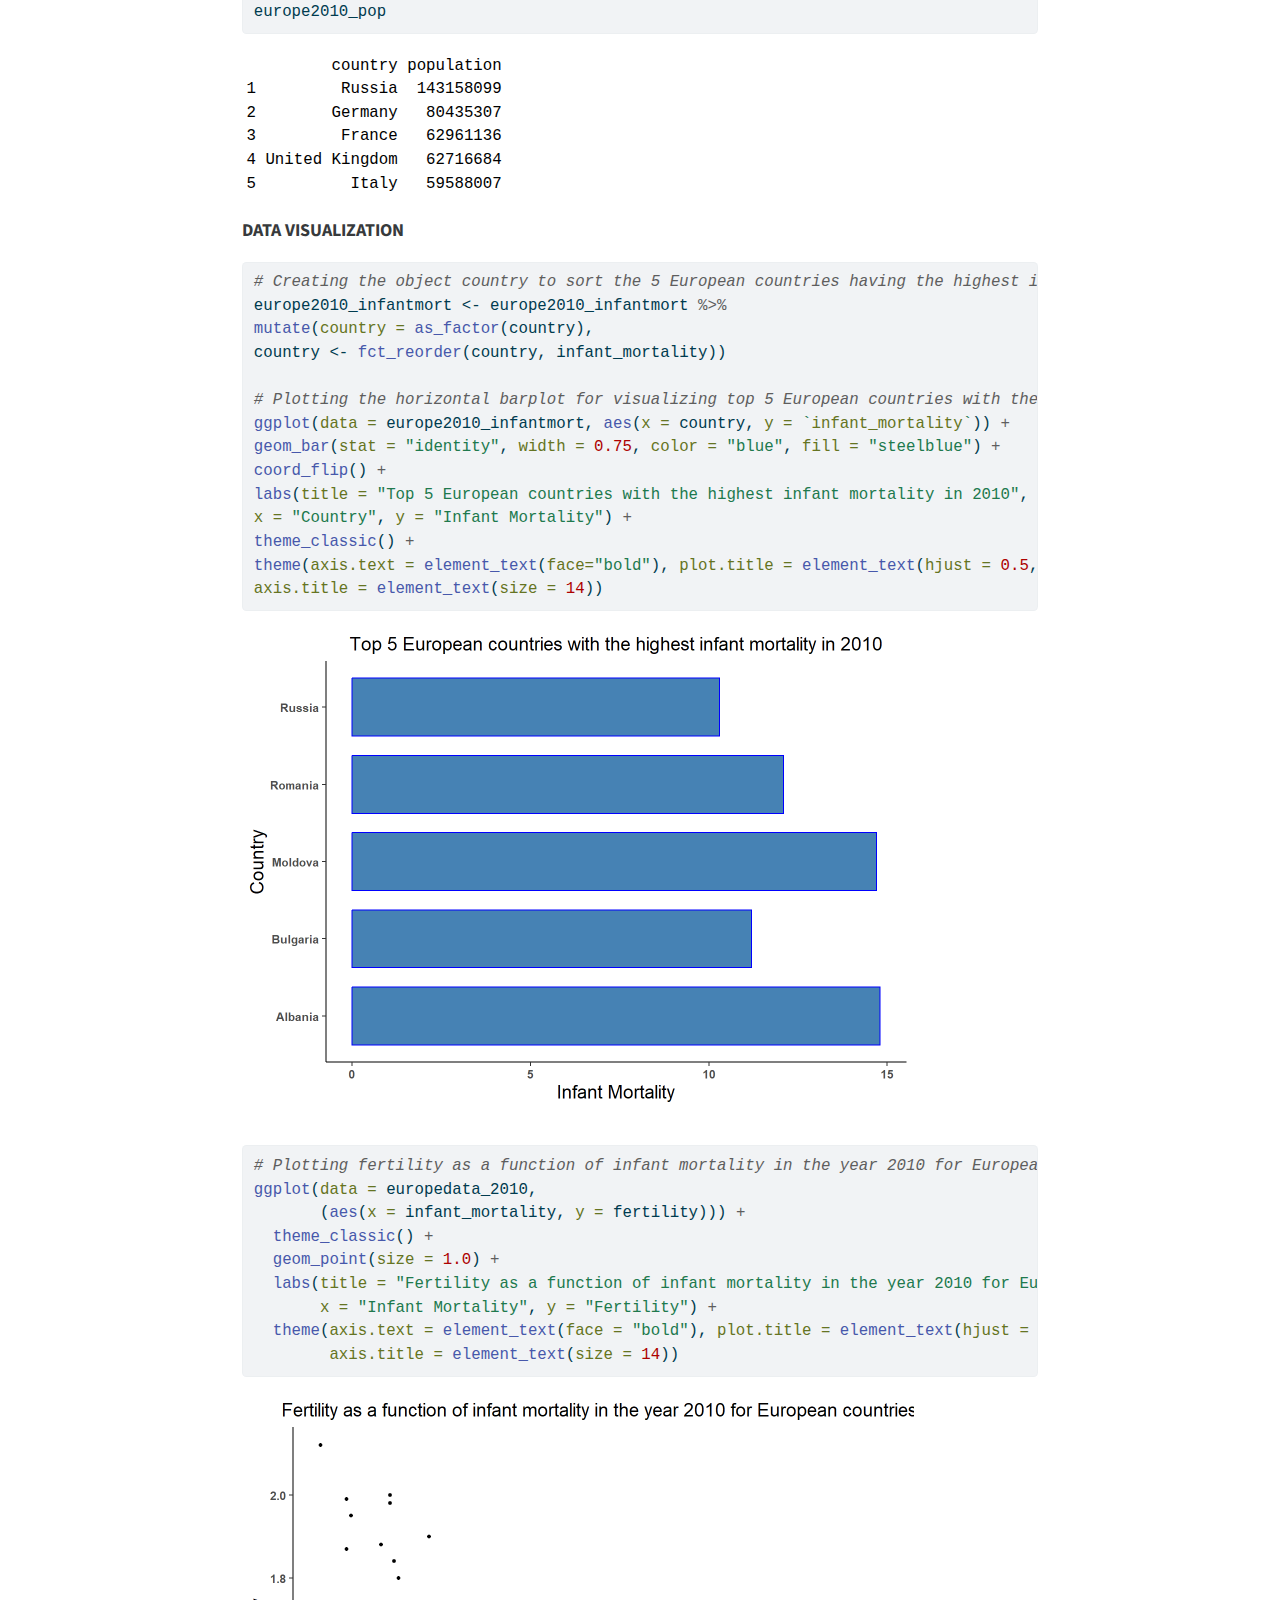
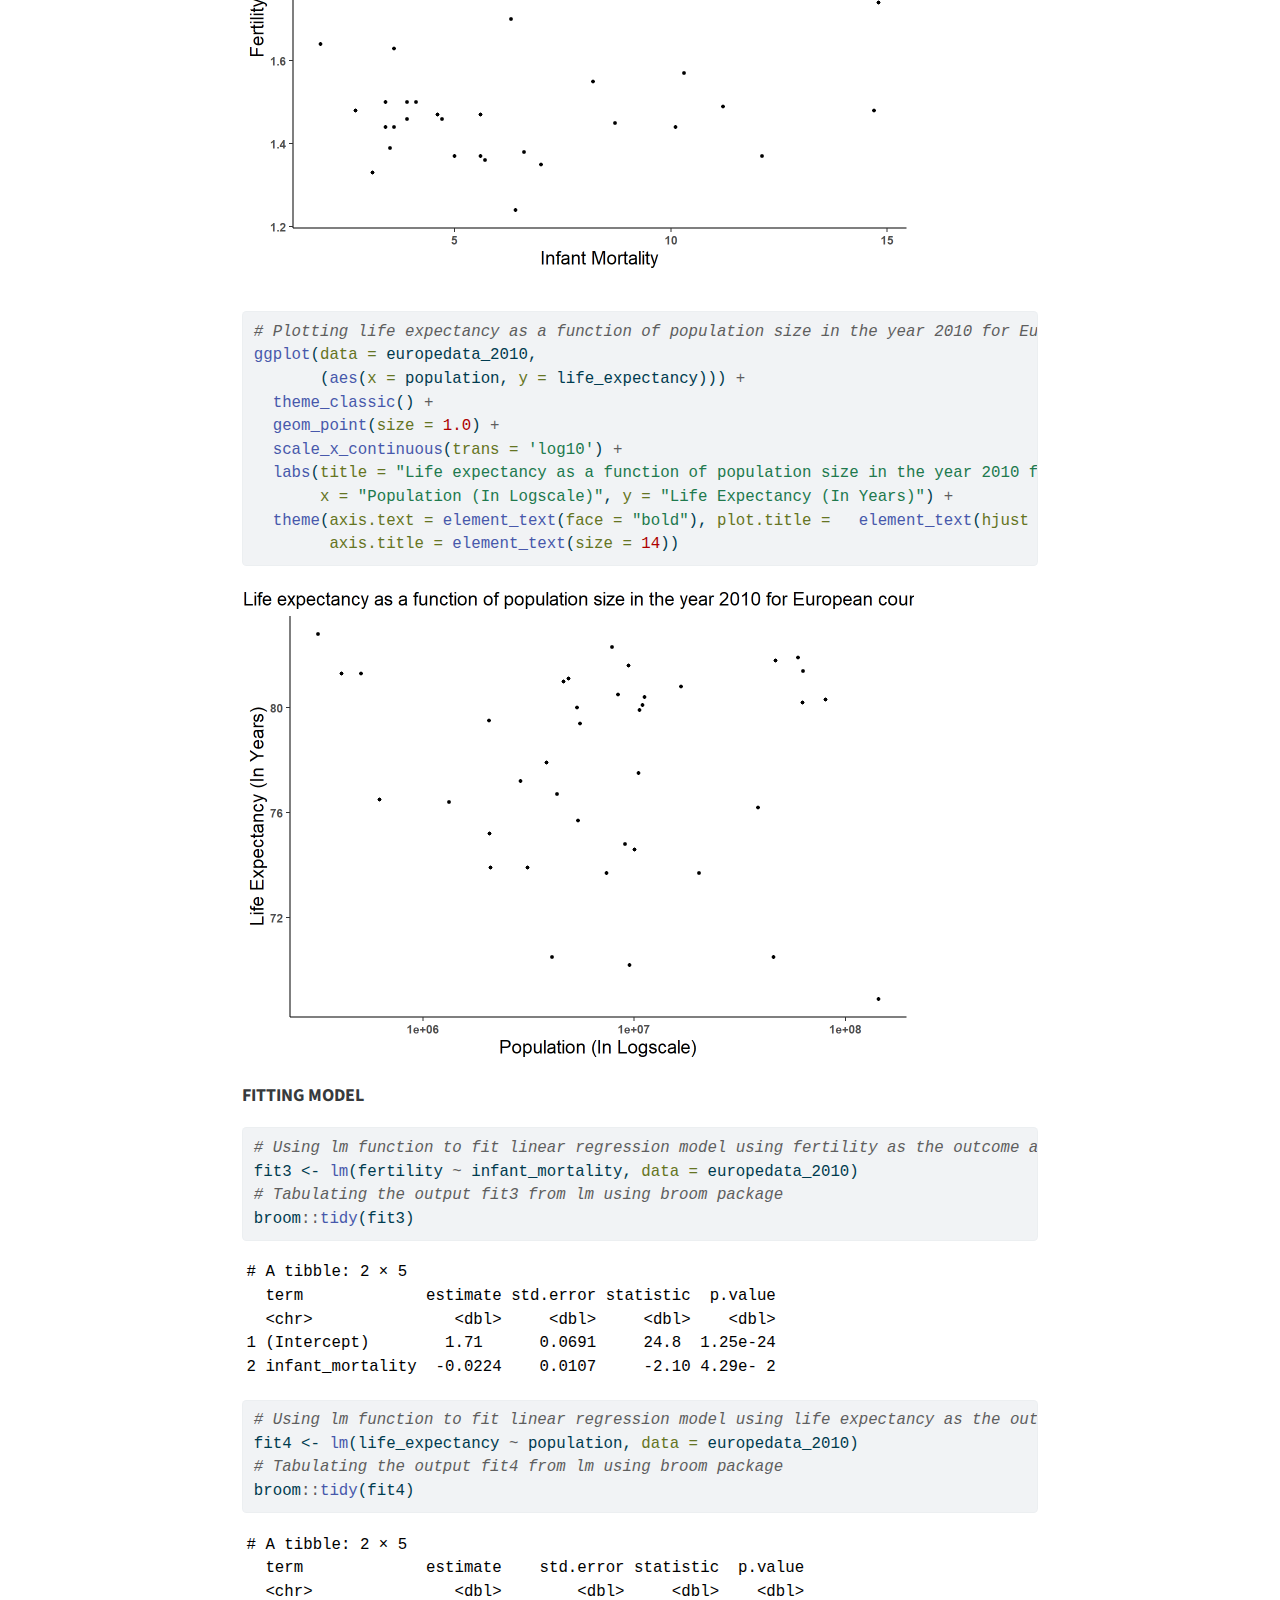
<file: docs/coding_exercise.html>
<!DOCTYPE html>
<html xmlns="http://www.w3.org/1999/xhtml" lang="en" xml:lang="en"><head>

<meta charset="utf-8">
<meta name="generator" content="quarto-1.2.313">

<meta name="viewport" content="width=device-width, initial-scale=1.0, user-scalable=yes">


<title>My Data Analysis Portfolio - R Coding Exercise</title>
<style>
code{white-space: pre-wrap;}
span.smallcaps{font-variant: small-caps;}
div.columns{display: flex; gap: min(4vw, 1.5em);}
div.column{flex: auto; overflow-x: auto;}
div.hanging-indent{margin-left: 1.5em; text-indent: -1.5em;}
ul.task-list{list-style: none;}
ul.task-list li input[type="checkbox"] {
  width: 0.8em;
  margin: 0 0.8em 0.2em -1.6em;
  vertical-align: middle;
}
pre > code.sourceCode { white-space: pre; position: relative; }
pre > code.sourceCode > span { display: inline-block; line-height: 1.25; }
pre > code.sourceCode > span:empty { height: 1.2em; }
.sourceCode { overflow: visible; }
code.sourceCode > span { color: inherit; text-decoration: inherit; }
div.sourceCode { margin: 1em 0; }
pre.sourceCode { margin: 0; }
@media screen {
div.sourceCode { overflow: auto; }
}
@media print {
pre > code.sourceCode { white-space: pre-wrap; }
pre > code.sourceCode > span { text-indent: -5em; padding-left: 5em; }
}
pre.numberSource code
  { counter-reset: source-line 0; }
pre.numberSource code > span
  { position: relative; left: -4em; counter-increment: source-line; }
pre.numberSource code > span > a:first-child::before
  { content: counter(source-line);
    position: relative; left: -1em; text-align: right; vertical-align: baseline;
    border: none; display: inline-block;
    -webkit-touch-callout: none; -webkit-user-select: none;
    -khtml-user-select: none; -moz-user-select: none;
    -ms-user-select: none; user-select: none;
    padding: 0 4px; width: 4em;
    color: #aaaaaa;
  }
pre.numberSource { margin-left: 3em; border-left: 1px solid #aaaaaa;  padding-left: 4px; }
div.sourceCode
  {   }
@media screen {
pre > code.sourceCode > span > a:first-child::before { text-decoration: underline; }
}
code span.al { color: #ff0000; font-weight: bold; } /* Alert */
code span.an { color: #60a0b0; font-weight: bold; font-style: italic; } /* Annotation */
code span.at { color: #7d9029; } /* Attribute */
code span.bn { color: #40a070; } /* BaseN */
code span.bu { color: #008000; } /* BuiltIn */
code span.cf { color: #007020; font-weight: bold; } /* ControlFlow */
code span.ch { color: #4070a0; } /* Char */
code span.cn { color: #880000; } /* Constant */
code span.co { color: #60a0b0; font-style: italic; } /* Comment */
code span.cv { color: #60a0b0; font-weight: bold; font-style: italic; } /* CommentVar */
code span.do { color: #ba2121; font-style: italic; } /* Documentation */
code span.dt { color: #902000; } /* DataType */
code span.dv { color: #40a070; } /* DecVal */
code span.er { color: #ff0000; font-weight: bold; } /* Error */
code span.ex { } /* Extension */
code span.fl { color: #40a070; } /* Float */
code span.fu { color: #06287e; } /* Function */
code span.im { color: #008000; font-weight: bold; } /* Import */
code span.in { color: #60a0b0; font-weight: bold; font-style: italic; } /* Information */
code span.kw { color: #007020; font-weight: bold; } /* Keyword */
code span.op { color: #666666; } /* Operator */
code span.ot { color: #007020; } /* Other */
code span.pp { color: #bc7a00; } /* Preprocessor */
code span.sc { color: #4070a0; } /* SpecialChar */
code span.ss { color: #bb6688; } /* SpecialString */
code span.st { color: #4070a0; } /* String */
code span.va { color: #19177c; } /* Variable */
code span.vs { color: #4070a0; } /* VerbatimString */
code span.wa { color: #60a0b0; font-weight: bold; font-style: italic; } /* Warning */
</style>


<script src="site_libs/quarto-nav/quarto-nav.js"></script>
<script src="site_libs/quarto-nav/headroom.min.js"></script>
<script src="site_libs/clipboard/clipboard.min.js"></script>
<script src="site_libs/quarto-search/autocomplete.umd.js"></script>
<script src="site_libs/quarto-search/fuse.min.js"></script>
<script src="site_libs/quarto-search/quarto-search.js"></script>
<meta name="quarto:offset" content="./">
<script src="site_libs/quarto-html/quarto.js"></script>
<script src="site_libs/quarto-html/popper.min.js"></script>
<script src="site_libs/quarto-html/tippy.umd.min.js"></script>
<script src="site_libs/quarto-html/anchor.min.js"></script>
<link href="site_libs/quarto-html/tippy.css" rel="stylesheet">
<link href="site_libs/quarto-html/quarto-syntax-highlighting.css" rel="stylesheet" id="quarto-text-highlighting-styles">
<script src="site_libs/bootstrap/bootstrap.min.js"></script>
<link href="site_libs/bootstrap/bootstrap-icons.css" rel="stylesheet">
<link href="site_libs/bootstrap/bootstrap.min.css" rel="stylesheet" id="quarto-bootstrap" data-mode="light">
<script id="quarto-search-options" type="application/json">{
  "location": "navbar",
  "copy-button": false,
  "collapse-after": 3,
  "panel-placement": "end",
  "type": "overlay",
  "limit": 20,
  "language": {
    "search-no-results-text": "No results",
    "search-matching-documents-text": "matching documents",
    "search-copy-link-title": "Copy link to search",
    "search-hide-matches-text": "Hide additional matches",
    "search-more-match-text": "more match in this document",
    "search-more-matches-text": "more matches in this document",
    "search-clear-button-title": "Clear",
    "search-detached-cancel-button-title": "Cancel",
    "search-submit-button-title": "Submit"
  }
}</script>


<link rel="stylesheet" href="styles.css">
</head>

<body class="nav-fixed fullcontent">

<div id="quarto-search-results"></div>
  <header id="quarto-header" class="headroom fixed-top">
    <nav class="navbar navbar-expand-lg navbar-dark ">
      <div class="navbar-container container-fluid">
      <div class="navbar-brand-container">
    <a class="navbar-brand" href="./index.html">
    <span class="navbar-title">My Data Analysis Portfolio</span>
    </a>
  </div>
          <button class="navbar-toggler" type="button" data-bs-toggle="collapse" data-bs-target="#navbarCollapse" aria-controls="navbarCollapse" aria-expanded="false" aria-label="Toggle navigation" onclick="if (window.quartoToggleHeadroom) { window.quartoToggleHeadroom(); }">
  <span class="navbar-toggler-icon"></span>
</button>
          <div class="collapse navbar-collapse" id="navbarCollapse">
            <ul class="navbar-nav navbar-nav-scroll me-auto">
  <li class="nav-item">
    <a class="nav-link" href="././aboutme.html">
 <span class="menu-text">About Me</span></a>
  </li>  
  <li class="nav-item dropdown ">
    <a class="nav-link dropdown-toggle" href="#" id="nav-menu-projects" role="button" data-bs-toggle="dropdown" aria-expanded="false">
 <span class="menu-text">Projects</span>
    </a>
    <ul class="dropdown-menu" aria-labelledby="nav-menu-projects">    
        <li>
    <a class="dropdown-item" href="././coding_exercise.html">
 <span class="dropdown-text">R Coding Exercise</span></a>
  </li>  
        <li>
    <a class="dropdown-item" href="././visualization_exercise.html">
 <span class="dropdown-text">Visualization Exercise</span></a>
  </li>  
        <li>
    <a class="dropdown-item" href="././tidytuesday_exercise.html">
 <span class="dropdown-text">Tidy Tuesday Exercise</span></a>
  </li>  
        <li>
    <a class="dropdown-item" href="././dataanalysis_exercise.html">
 <span class="dropdown-text">Data Analysis Exercise</span></a>
  </li>  
    </ul>
  </li>
  <li class="nav-item dropdown ">
    <a class="nav-link dropdown-toggle" href="#" id="nav-menu-flu-analysis" role="button" data-bs-toggle="dropdown" aria-expanded="false">
 <span class="menu-text">Flu Analysis</span>
    </a>
    <ul class="dropdown-menu" aria-labelledby="nav-menu-flu-analysis">    
        <li>
    <a class="dropdown-item" href="././fluanalysis/code/exploration.html">
 <span class="dropdown-text">Exploration</span></a>
  </li>  
        <li>
    <a class="dropdown-item" href="././fluanalysis/code/wrangling.html">
 <span class="dropdown-text">Wrangling</span></a>
  </li>  
        <li>
    <a class="dropdown-item" href="././fluanalysis/code/fitting.html">
 <span class="dropdown-text">Fitting</span></a>
  </li>  
        <li>
    <a class="dropdown-item" href="././fluanalysis/code/modeleval.html">
 <span class="dropdown-text">Model Evaluation</span></a>
  </li>  
        <li>
    <a class="dropdown-item" href="././fluanalysis/code/machinelearning.html">
 <span class="dropdown-text">Machine Learning</span></a>
  </li>  
    </ul>
  </li>
</ul>
            <ul class="navbar-nav navbar-nav-scroll ms-auto">
  <li class="nav-item compact">
    <a class="nav-link" href="./URL-TO-THIS-REPOSITORY-HERE"><i class="bi bi-github" role="img">
</i> 
 <span class="menu-text"></span></a>
  </li>  
</ul>
              <div id="quarto-search" class="" title="Search"></div>
          </div> <!-- /navcollapse -->
      </div> <!-- /container-fluid -->
    </nav>
</header>
<!-- content -->
<div id="quarto-content" class="quarto-container page-columns page-rows-contents page-layout-article page-navbar">
<!-- sidebar -->
<!-- margin-sidebar -->
    
<!-- main -->
<main class="content" id="quarto-document-content">

<header id="title-block-header" class="quarto-title-block default">
<div class="quarto-title">
<h1 class="title">R Coding Exercise</h1>
</div>



<div class="quarto-title-meta">

    
  
    
  </div>
  

</header>

<p>Placeholder file for the future R coding exercise.</p>
<div class="cell">
<div class="sourceCode cell-code" id="cb1"><pre class="sourceCode r code-with-copy"><code class="sourceCode r"><span id="cb1-1"><a href="#cb1-1" aria-hidden="true" tabindex="-1"></a><span class="co">#load dslabs package</span></span>
<span id="cb1-2"><a href="#cb1-2" aria-hidden="true" tabindex="-1"></a><span class="fu">library</span>(<span class="st">"dslabs"</span>)</span>
<span id="cb1-3"><a href="#cb1-3" aria-hidden="true" tabindex="-1"></a><span class="fu">library</span>(<span class="st">'tidyverse'</span>)</span></code><button title="Copy to Clipboard" class="code-copy-button"><i class="bi"></i></button></pre></div>
<div class="cell-output cell-output-stderr">
<pre><code>── Attaching core tidyverse packages ──────────────────────── tidyverse 2.0.0 ──
✔ dplyr     1.1.1     ✔ readr     2.1.4
✔ forcats   1.0.0     ✔ stringr   1.5.0
✔ ggplot2   3.4.1     ✔ tibble    3.2.1
✔ lubridate 1.9.2     ✔ tidyr     1.3.0
✔ purrr     1.0.1     
── Conflicts ────────────────────────────────────────── tidyverse_conflicts() ──
✖ dplyr::filter() masks stats::filter()
✖ dplyr::lag()    masks stats::lag()
ℹ Use the conflicted package (&lt;http://conflicted.r-lib.org/&gt;) to force all conflicts to become errors</code></pre>
</div>
<div class="sourceCode cell-code" id="cb3"><pre class="sourceCode r code-with-copy"><code class="sourceCode r"><span id="cb3-1"><a href="#cb3-1" aria-hidden="true" tabindex="-1"></a><span class="co">#look at help file for gapminder data</span></span>
<span id="cb3-2"><a href="#cb3-2" aria-hidden="true" tabindex="-1"></a><span class="fu">help</span>(gapminder)</span></code><button title="Copy to Clipboard" class="code-copy-button"><i class="bi"></i></button></pre></div>
<div class="cell-output cell-output-stderr">
<pre><code>starting httpd help server ... done</code></pre>
</div>
<div class="sourceCode cell-code" id="cb5"><pre class="sourceCode r code-with-copy"><code class="sourceCode r"><span id="cb5-1"><a href="#cb5-1" aria-hidden="true" tabindex="-1"></a><span class="co">#get an overview of data structure</span></span>
<span id="cb5-2"><a href="#cb5-2" aria-hidden="true" tabindex="-1"></a><span class="fu">str</span>(gapminder)</span></code><button title="Copy to Clipboard" class="code-copy-button"><i class="bi"></i></button></pre></div>
<div class="cell-output cell-output-stdout">
<pre><code>'data.frame':   10545 obs. of  9 variables:
 $ country         : Factor w/ 185 levels "Albania","Algeria",..: 1 2 3 4 5 6 7 8 9 10 ...
 $ year            : int  1960 1960 1960 1960 1960 1960 1960 1960 1960 1960 ...
 $ infant_mortality: num  115.4 148.2 208 NA 59.9 ...
 $ life_expectancy : num  62.9 47.5 36 63 65.4 ...
 $ fertility       : num  6.19 7.65 7.32 4.43 3.11 4.55 4.82 3.45 2.7 5.57 ...
 $ population      : num  1636054 11124892 5270844 54681 20619075 ...
 $ gdp             : num  NA 1.38e+10 NA NA 1.08e+11 ...
 $ continent       : Factor w/ 5 levels "Africa","Americas",..: 4 1 1 2 2 3 2 5 4 3 ...
 $ region          : Factor w/ 22 levels "Australia and New Zealand",..: 19 11 10 2 15 21 2 1 22 21 ...</code></pre>
</div>
<div class="sourceCode cell-code" id="cb7"><pre class="sourceCode r code-with-copy"><code class="sourceCode r"><span id="cb7-1"><a href="#cb7-1" aria-hidden="true" tabindex="-1"></a><span class="co">#get a summary of data</span></span>
<span id="cb7-2"><a href="#cb7-2" aria-hidden="true" tabindex="-1"></a><span class="fu">summary</span>(gapminder)</span></code><button title="Copy to Clipboard" class="code-copy-button"><i class="bi"></i></button></pre></div>
<div class="cell-output cell-output-stdout">
<pre><code>                country           year      infant_mortality life_expectancy
 Albania            :   57   Min.   :1960   Min.   :  1.50   Min.   :13.20  
 Algeria            :   57   1st Qu.:1974   1st Qu.: 16.00   1st Qu.:57.50  
 Angola             :   57   Median :1988   Median : 41.50   Median :67.54  
 Antigua and Barbuda:   57   Mean   :1988   Mean   : 55.31   Mean   :64.81  
 Argentina          :   57   3rd Qu.:2002   3rd Qu.: 85.10   3rd Qu.:73.00  
 Armenia            :   57   Max.   :2016   Max.   :276.90   Max.   :83.90  
 (Other)            :10203                  NA's   :1453                    
   fertility       population             gdp               continent   
 Min.   :0.840   Min.   :3.124e+04   Min.   :4.040e+07   Africa  :2907  
 1st Qu.:2.200   1st Qu.:1.333e+06   1st Qu.:1.846e+09   Americas:2052  
 Median :3.750   Median :5.009e+06   Median :7.794e+09   Asia    :2679  
 Mean   :4.084   Mean   :2.701e+07   Mean   :1.480e+11   Europe  :2223  
 3rd Qu.:6.000   3rd Qu.:1.523e+07   3rd Qu.:5.540e+10   Oceania : 684  
 Max.   :9.220   Max.   :1.376e+09   Max.   :1.174e+13                  
 NA's   :187     NA's   :185         NA's   :2972                       
             region    
 Western Asia   :1026  
 Eastern Africa : 912  
 Western Africa : 912  
 Caribbean      : 741  
 South America  : 684  
 Southern Europe: 684  
 (Other)        :5586  </code></pre>
</div>
<div class="sourceCode cell-code" id="cb9"><pre class="sourceCode r code-with-copy"><code class="sourceCode r"><span id="cb9-1"><a href="#cb9-1" aria-hidden="true" tabindex="-1"></a><span class="co">#determine the type of object gapminder is</span></span>
<span id="cb9-2"><a href="#cb9-2" aria-hidden="true" tabindex="-1"></a><span class="fu">class</span>(gapminder)</span></code><button title="Copy to Clipboard" class="code-copy-button"><i class="bi"></i></button></pre></div>
<div class="cell-output cell-output-stdout">
<pre><code>[1] "data.frame"</code></pre>
</div>
<div class="sourceCode cell-code" id="cb11"><pre class="sourceCode r code-with-copy"><code class="sourceCode r"><span id="cb11-1"><a href="#cb11-1" aria-hidden="true" tabindex="-1"></a><span class="co">#select only africa</span></span>
<span id="cb11-2"><a href="#cb11-2" aria-hidden="true" tabindex="-1"></a>africadata <span class="ot">&lt;-</span> gapminder[<span class="fu">which</span>(gapminder<span class="sc">$</span>continent<span class="sc">==</span><span class="st">'Africa'</span>),]</span>
<span id="cb11-3"><a href="#cb11-3" aria-hidden="true" tabindex="-1"></a><span class="co">#get an overview of data structure</span></span>
<span id="cb11-4"><a href="#cb11-4" aria-hidden="true" tabindex="-1"></a><span class="fu">str</span>(africadata)</span></code><button title="Copy to Clipboard" class="code-copy-button"><i class="bi"></i></button></pre></div>
<div class="cell-output cell-output-stdout">
<pre><code>'data.frame':   2907 obs. of  9 variables:
 $ country         : Factor w/ 185 levels "Albania","Algeria",..: 2 3 18 22 26 27 29 31 32 33 ...
 $ year            : int  1960 1960 1960 1960 1960 1960 1960 1960 1960 1960 ...
 $ infant_mortality: num  148 208 187 116 161 ...
 $ life_expectancy : num  47.5 36 38.3 50.3 35.2 ...
 $ fertility       : num  7.65 7.32 6.28 6.62 6.29 6.95 5.65 6.89 5.84 6.25 ...
 $ population      : num  11124892 5270844 2431620 524029 4829291 ...
 $ gdp             : num  1.38e+10 NA 6.22e+08 1.24e+08 5.97e+08 ...
 $ continent       : Factor w/ 5 levels "Africa","Americas",..: 1 1 1 1 1 1 1 1 1 1 ...
 $ region          : Factor w/ 22 levels "Australia and New Zealand",..: 11 10 20 17 20 5 10 20 10 10 ...</code></pre>
</div>
<div class="sourceCode cell-code" id="cb13"><pre class="sourceCode r code-with-copy"><code class="sourceCode r"><span id="cb13-1"><a href="#cb13-1" aria-hidden="true" tabindex="-1"></a><span class="co">#get a summary of data</span></span>
<span id="cb13-2"><a href="#cb13-2" aria-hidden="true" tabindex="-1"></a><span class="fu">summary</span>(africadata)</span></code><button title="Copy to Clipboard" class="code-copy-button"><i class="bi"></i></button></pre></div>
<div class="cell-output cell-output-stdout">
<pre><code>         country          year      infant_mortality life_expectancy
 Algeria     :  57   Min.   :1960   Min.   : 11.40   Min.   :13.20  
 Angola      :  57   1st Qu.:1974   1st Qu.: 62.20   1st Qu.:48.23  
 Benin       :  57   Median :1988   Median : 93.40   Median :53.98  
 Botswana    :  57   Mean   :1988   Mean   : 95.12   Mean   :54.38  
 Burkina Faso:  57   3rd Qu.:2002   3rd Qu.:124.70   3rd Qu.:60.10  
 Burundi     :  57   Max.   :2016   Max.   :237.40   Max.   :77.60  
 (Other)     :2565                  NA's   :226                     
   fertility       population             gdp               continent   
 Min.   :1.500   Min.   :    41538   Min.   :4.659e+07   Africa  :2907  
 1st Qu.:5.160   1st Qu.:  1605232   1st Qu.:8.373e+08   Americas:   0  
 Median :6.160   Median :  5570982   Median :2.448e+09   Asia    :   0  
 Mean   :5.851   Mean   : 12235961   Mean   :9.346e+09   Europe  :   0  
 3rd Qu.:6.860   3rd Qu.: 13888152   3rd Qu.:6.552e+09   Oceania :   0  
 Max.   :8.450   Max.   :182201962   Max.   :1.935e+11                  
 NA's   :51      NA's   :51          NA's   :637                        
                       region   
 Eastern Africa           :912  
 Western Africa           :912  
 Middle Africa            :456  
 Northern Africa          :342  
 Southern Africa          :285  
 Australia and New Zealand:  0  
 (Other)                  :  0  </code></pre>
</div>
<div class="sourceCode cell-code" id="cb15"><pre class="sourceCode r code-with-copy"><code class="sourceCode r"><span id="cb15-1"><a href="#cb15-1" aria-hidden="true" tabindex="-1"></a><span class="co">#infant_mortality and life_expectancy</span></span>
<span id="cb15-2"><a href="#cb15-2" aria-hidden="true" tabindex="-1"></a>moex <span class="ot">&lt;-</span> africadata <span class="sc">%&gt;%</span> <span class="fu">select</span>(<span class="fu">c</span>(<span class="st">'infant_mortality'</span>,<span class="st">'life_expectancy'</span>))</span>
<span id="cb15-3"><a href="#cb15-3" aria-hidden="true" tabindex="-1"></a><span class="co">#population and life_expectancy</span></span>
<span id="cb15-4"><a href="#cb15-4" aria-hidden="true" tabindex="-1"></a>poex <span class="ot">&lt;-</span> africadata <span class="sc">%&gt;%</span> <span class="fu">select</span>(<span class="fu">c</span>(<span class="st">'population'</span>,<span class="st">'life_expectancy'</span>))</span>
<span id="cb15-5"><a href="#cb15-5" aria-hidden="true" tabindex="-1"></a><span class="co">#get an overview of data structure</span></span>
<span id="cb15-6"><a href="#cb15-6" aria-hidden="true" tabindex="-1"></a><span class="fu">str</span>(moex)</span></code><button title="Copy to Clipboard" class="code-copy-button"><i class="bi"></i></button></pre></div>
<div class="cell-output cell-output-stdout">
<pre><code>'data.frame':   2907 obs. of  2 variables:
 $ infant_mortality: num  148 208 187 116 161 ...
 $ life_expectancy : num  47.5 36 38.3 50.3 35.2 ...</code></pre>
</div>
<div class="sourceCode cell-code" id="cb17"><pre class="sourceCode r code-with-copy"><code class="sourceCode r"><span id="cb17-1"><a href="#cb17-1" aria-hidden="true" tabindex="-1"></a><span class="fu">str</span>(poex)</span></code><button title="Copy to Clipboard" class="code-copy-button"><i class="bi"></i></button></pre></div>
<div class="cell-output cell-output-stdout">
<pre><code>'data.frame':   2907 obs. of  2 variables:
 $ population     : num  11124892 5270844 2431620 524029 4829291 ...
 $ life_expectancy: num  47.5 36 38.3 50.3 35.2 ...</code></pre>
</div>
<div class="sourceCode cell-code" id="cb19"><pre class="sourceCode r code-with-copy"><code class="sourceCode r"><span id="cb19-1"><a href="#cb19-1" aria-hidden="true" tabindex="-1"></a><span class="co">#get a summary of data</span></span>
<span id="cb19-2"><a href="#cb19-2" aria-hidden="true" tabindex="-1"></a><span class="fu">summary</span>(moex)</span></code><button title="Copy to Clipboard" class="code-copy-button"><i class="bi"></i></button></pre></div>
<div class="cell-output cell-output-stdout">
<pre><code> infant_mortality life_expectancy
 Min.   : 11.40   Min.   :13.20  
 1st Qu.: 62.20   1st Qu.:48.23  
 Median : 93.40   Median :53.98  
 Mean   : 95.12   Mean   :54.38  
 3rd Qu.:124.70   3rd Qu.:60.10  
 Max.   :237.40   Max.   :77.60  
 NA's   :226                     </code></pre>
</div>
<div class="sourceCode cell-code" id="cb21"><pre class="sourceCode r code-with-copy"><code class="sourceCode r"><span id="cb21-1"><a href="#cb21-1" aria-hidden="true" tabindex="-1"></a><span class="fu">summary</span>(poex)</span></code><button title="Copy to Clipboard" class="code-copy-button"><i class="bi"></i></button></pre></div>
<div class="cell-output cell-output-stdout">
<pre><code>   population        life_expectancy
 Min.   :    41538   Min.   :13.20  
 1st Qu.:  1605232   1st Qu.:48.23  
 Median :  5570982   Median :53.98  
 Mean   : 12235961   Mean   :54.38  
 3rd Qu.: 13888152   3rd Qu.:60.10  
 Max.   :182201962   Max.   :77.60  
 NA's   :51                         </code></pre>
</div>
<div class="sourceCode cell-code" id="cb23"><pre class="sourceCode r code-with-copy"><code class="sourceCode r"><span id="cb23-1"><a href="#cb23-1" aria-hidden="true" tabindex="-1"></a><span class="co">#scatter plot infant mortality VS life expectancy</span></span>
<span id="cb23-2"><a href="#cb23-2" aria-hidden="true" tabindex="-1"></a><span class="fu">plot</span>(moex<span class="sc">$</span>infant_mortality,moex<span class="sc">$</span>life_expectancy, <span class="at">main=</span><span class="st">"infant mortality VS life expectancy"</span>, <span class="at">xlab=</span><span class="st">"infant mortality"</span>, <span class="at">ylab=</span><span class="st">"life expectancy"</span>, <span class="at">pch=</span><span class="dv">19</span>)</span></code><button title="Copy to Clipboard" class="code-copy-button"><i class="bi"></i></button></pre></div>
<div class="cell-output-display">
<p><img src="coding_exercise_files/figure-html/unnamed-chunk-1-1.png" class="img-fluid" width="672"></p>
</div>
</div>
<div class="cell">
<div class="sourceCode cell-code" id="cb24"><pre class="sourceCode r code-with-copy"><code class="sourceCode r"><span id="cb24-1"><a href="#cb24-1" aria-hidden="true" tabindex="-1"></a><span class="co">#scatter plot population size VS life expectancy</span></span>
<span id="cb24-2"><a href="#cb24-2" aria-hidden="true" tabindex="-1"></a><span class="fu">plot</span>(poex<span class="sc">$</span>population,poex<span class="sc">$</span>life_expectancy, <span class="at">main=</span><span class="st">"population size VS life expectancy"</span>, <span class="at">xlab=</span><span class="st">"population size"</span>, <span class="at">ylab=</span><span class="st">"life expectancy"</span>, <span class="at">pch=</span><span class="dv">19</span>,<span class="at">log=</span><span class="st">'x'</span>)</span></code><button title="Copy to Clipboard" class="code-copy-button"><i class="bi"></i></button></pre></div>
<div class="cell-output-display">
<p><img src="coding_exercise_files/figure-html/unnamed-chunk-2-1.png" class="img-fluid" width="672"></p>
</div>
</div>
<div class="cell">
<div class="sourceCode cell-code" id="cb25"><pre class="sourceCode r code-with-copy"><code class="sourceCode r"><span id="cb25-1"><a href="#cb25-1" aria-hidden="true" tabindex="-1"></a><span class="co">#the year which infant_mortality is NA</span></span>
<span id="cb25-2"><a href="#cb25-2" aria-hidden="true" tabindex="-1"></a>namor <span class="ot">&lt;-</span>africadata<span class="sc">$</span>year[<span class="fu">which</span>(<span class="fu">is.na</span>(africadata<span class="sc">$</span>infant_mortality))]</span>
<span id="cb25-3"><a href="#cb25-3" aria-hidden="true" tabindex="-1"></a><span class="fu">table</span>(namor)</span></code><button title="Copy to Clipboard" class="code-copy-button"><i class="bi"></i></button></pre></div>
<div class="cell-output cell-output-stdout">
<pre><code>namor
1960 1961 1962 1963 1964 1965 1966 1967 1968 1969 1970 1971 1972 1973 1974 1975 
  10   17   16   16   15   14   13   11   11    7    5    6    6    6    5    5 
1976 1977 1978 1979 1980 1981 2016 
   3    3    2    2    1    1   51 </code></pre>
</div>
</div>
<div class="cell">
<div class="sourceCode cell-code" id="cb27"><pre class="sourceCode r code-with-copy"><code class="sourceCode r"><span id="cb27-1"><a href="#cb27-1" aria-hidden="true" tabindex="-1"></a><span class="co">#2000 year</span></span>
<span id="cb27-2"><a href="#cb27-2" aria-hidden="true" tabindex="-1"></a>afri2000 <span class="ot">&lt;-</span> africadata[<span class="fu">which</span>(africadata<span class="sc">$</span>year<span class="sc">==</span><span class="dv">2000</span>),]</span>
<span id="cb27-3"><a href="#cb27-3" aria-hidden="true" tabindex="-1"></a><span class="fu">str</span>(afri2000)</span></code><button title="Copy to Clipboard" class="code-copy-button"><i class="bi"></i></button></pre></div>
<div class="cell-output cell-output-stdout">
<pre><code>'data.frame':   51 obs. of  9 variables:
 $ country         : Factor w/ 185 levels "Albania","Algeria",..: 2 3 18 22 26 27 29 31 32 33 ...
 $ year            : int  2000 2000 2000 2000 2000 2000 2000 2000 2000 2000 ...
 $ infant_mortality: num  33.9 128.3 89.3 52.4 96.2 ...
 $ life_expectancy : num  73.3 52.3 57.2 47.6 52.6 46.7 54.3 68.4 45.3 51.5 ...
 $ fertility       : num  2.51 6.84 5.98 3.41 6.59 7.06 5.62 3.7 5.45 7.35 ...
 $ population      : num  31183658 15058638 6949366 1736579 11607944 ...
 $ gdp             : num  5.48e+10 9.13e+09 2.25e+09 5.63e+09 2.61e+09 ...
 $ continent       : Factor w/ 5 levels "Africa","Americas",..: 1 1 1 1 1 1 1 1 1 1 ...
 $ region          : Factor w/ 22 levels "Australia and New Zealand",..: 11 10 20 17 20 5 10 20 10 10 ...</code></pre>
</div>
<div class="sourceCode cell-code" id="cb29"><pre class="sourceCode r code-with-copy"><code class="sourceCode r"><span id="cb29-1"><a href="#cb29-1" aria-hidden="true" tabindex="-1"></a><span class="fu">summary</span>(afri2000)</span></code><button title="Copy to Clipboard" class="code-copy-button"><i class="bi"></i></button></pre></div>
<div class="cell-output cell-output-stdout">
<pre><code>         country        year      infant_mortality life_expectancy
 Algeria     : 1   Min.   :2000   Min.   : 12.30   Min.   :37.60  
 Angola      : 1   1st Qu.:2000   1st Qu.: 60.80   1st Qu.:51.75  
 Benin       : 1   Median :2000   Median : 80.30   Median :54.30  
 Botswana    : 1   Mean   :2000   Mean   : 78.93   Mean   :56.36  
 Burkina Faso: 1   3rd Qu.:2000   3rd Qu.:103.30   3rd Qu.:60.00  
 Burundi     : 1   Max.   :2000   Max.   :143.30   Max.   :75.00  
 (Other)     :45                                                  
   fertility       population             gdp               continent 
 Min.   :1.990   Min.   :    81154   Min.   :2.019e+08   Africa  :51  
 1st Qu.:4.150   1st Qu.:  2304687   1st Qu.:1.274e+09   Americas: 0  
 Median :5.550   Median :  8799165   Median :3.238e+09   Asia    : 0  
 Mean   :5.156   Mean   : 15659800   Mean   :1.155e+10   Europe  : 0  
 3rd Qu.:5.960   3rd Qu.: 17391242   3rd Qu.:8.654e+09   Oceania : 0  
 Max.   :7.730   Max.   :122876723   Max.   :1.329e+11                
                                                                      
                       region  
 Eastern Africa           :16  
 Western Africa           :16  
 Middle Africa            : 8  
 Northern Africa          : 6  
 Southern Africa          : 5  
 Australia and New Zealand: 0  
 (Other)                  : 0  </code></pre>
</div>
<div class="sourceCode cell-code" id="cb31"><pre class="sourceCode r code-with-copy"><code class="sourceCode r"><span id="cb31-1"><a href="#cb31-1" aria-hidden="true" tabindex="-1"></a><span class="co">#plot </span></span>
<span id="cb31-2"><a href="#cb31-2" aria-hidden="true" tabindex="-1"></a><span class="fu">plot</span>(afri2000<span class="sc">$</span>infant_mortality,afri2000<span class="sc">$</span>life_expectancy, <span class="at">main=</span><span class="st">"infant mortality VS life expectancy"</span>, <span class="at">xlab=</span><span class="st">"infant mortality"</span>, <span class="at">ylab=</span><span class="st">"life expectancy"</span>, <span class="at">pch=</span><span class="dv">19</span>)</span></code><button title="Copy to Clipboard" class="code-copy-button"><i class="bi"></i></button></pre></div>
<div class="cell-output-display">
<p><img src="coding_exercise_files/figure-html/unnamed-chunk-4-1.png" class="img-fluid" width="672"></p>
</div>
<div class="sourceCode cell-code" id="cb32"><pre class="sourceCode r code-with-copy"><code class="sourceCode r"><span id="cb32-1"><a href="#cb32-1" aria-hidden="true" tabindex="-1"></a><span class="co">#plot</span></span>
<span id="cb32-2"><a href="#cb32-2" aria-hidden="true" tabindex="-1"></a><span class="fu">plot</span>(afri2000<span class="sc">$</span>population,afri2000<span class="sc">$</span>life_expectancy, <span class="at">main=</span><span class="st">"population size VS life expectancy"</span>, <span class="at">xlab=</span><span class="st">"population size"</span>, <span class="at">ylab=</span><span class="st">"life expectancy"</span>, <span class="at">pch=</span><span class="dv">19</span>,<span class="at">log=</span><span class="st">'x'</span>)</span></code><button title="Copy to Clipboard" class="code-copy-button"><i class="bi"></i></button></pre></div>
<div class="cell-output-display">
<p><img src="coding_exercise_files/figure-html/unnamed-chunk-4-2.png" class="img-fluid" width="672"></p>
</div>
</div>
<div class="cell">
<div class="sourceCode cell-code" id="cb33"><pre class="sourceCode r code-with-copy"><code class="sourceCode r"><span id="cb33-1"><a href="#cb33-1" aria-hidden="true" tabindex="-1"></a>fit1 <span class="ot">&lt;-</span> <span class="fu">lm</span>(life_expectancy<span class="sc">~</span>infant_mortality,<span class="at">data=</span>afri2000)</span>
<span id="cb33-2"><a href="#cb33-2" aria-hidden="true" tabindex="-1"></a><span class="fu">summary</span>(fit1)</span></code><button title="Copy to Clipboard" class="code-copy-button"><i class="bi"></i></button></pre></div>
<div class="cell-output cell-output-stdout">
<pre><code>
Call:
lm(formula = life_expectancy ~ infant_mortality, data = afri2000)

Residuals:
     Min       1Q   Median       3Q      Max 
-22.6651  -3.7087   0.9914   4.0408   8.6817 

Coefficients:
                 Estimate Std. Error t value Pr(&gt;|t|)    
(Intercept)      71.29331    2.42611  29.386  &lt; 2e-16 ***
infant_mortality -0.18916    0.02869  -6.594 2.83e-08 ***
---
Signif. codes:  0 '***' 0.001 '**' 0.01 '*' 0.05 '.' 0.1 ' ' 1

Residual standard error: 6.221 on 49 degrees of freedom
Multiple R-squared:  0.4701,    Adjusted R-squared:  0.4593 
F-statistic: 43.48 on 1 and 49 DF,  p-value: 2.826e-08</code></pre>
</div>
<div class="sourceCode cell-code" id="cb35"><pre class="sourceCode r code-with-copy"><code class="sourceCode r"><span id="cb35-1"><a href="#cb35-1" aria-hidden="true" tabindex="-1"></a>fit2 <span class="ot">&lt;-</span> <span class="fu">lm</span>(life_expectancy<span class="sc">~</span>population,<span class="at">data=</span>afri2000)</span>
<span id="cb35-2"><a href="#cb35-2" aria-hidden="true" tabindex="-1"></a><span class="fu">summary</span>(fit2)</span></code><button title="Copy to Clipboard" class="code-copy-button"><i class="bi"></i></button></pre></div>
<div class="cell-output cell-output-stdout">
<pre><code>
Call:
lm(formula = life_expectancy ~ population, data = afri2000)

Residuals:
    Min      1Q  Median      3Q     Max 
-18.429  -4.602  -2.568   3.800  18.802 

Coefficients:
             Estimate Std. Error t value Pr(&gt;|t|)    
(Intercept) 5.593e+01  1.468e+00  38.097   &lt;2e-16 ***
population  2.756e-08  5.459e-08   0.505    0.616    
---
Signif. codes:  0 '***' 0.001 '**' 0.01 '*' 0.05 '.' 0.1 ' ' 1

Residual standard error: 8.524 on 49 degrees of freedom
Multiple R-squared:  0.005176,  Adjusted R-squared:  -0.01513 
F-statistic: 0.2549 on 1 and 49 DF,  p-value: 0.6159</code></pre>
</div>
</div>
<p>Here we know infant mortality has statistically significant negative relationship with life-expectancy. But we don’t have enough statistical evidence about the relationship between population and life expectancy.</p>
<p><strong>————————————————————————————————————————–</strong></p>
<p><strong>THIS SECTION ADDED BY SHIWANI SAPKOTA</strong></p>
<p><strong>I am interested on looking at infant mortality, life expectancy, fertility, and population variables for European countries in the year 2010 using gapminder data.</strong></p>
<p><strong>DATA PROCESSING</strong></p>
<div class="cell">
<div class="sourceCode cell-code" id="cb37"><pre class="sourceCode r code-with-copy"><code class="sourceCode r"><span id="cb37-1"><a href="#cb37-1" aria-hidden="true" tabindex="-1"></a><span class="co"># Creating an object europedata containing only the European countries</span></span>
<span id="cb37-2"><a href="#cb37-2" aria-hidden="true" tabindex="-1"></a>europedata <span class="ot">&lt;-</span> gapminder <span class="sc">%&gt;%</span> <span class="fu">filter</span>(continent <span class="sc">==</span> <span class="st">"Europe"</span>)</span>
<span id="cb37-3"><a href="#cb37-3" aria-hidden="true" tabindex="-1"></a></span>
<span id="cb37-4"><a href="#cb37-4" aria-hidden="true" tabindex="-1"></a><span class="co"># Looking at the structure and summary of object (europedata)</span></span>
<span id="cb37-5"><a href="#cb37-5" aria-hidden="true" tabindex="-1"></a><span class="fu">str</span>(europedata)</span></code><button title="Copy to Clipboard" class="code-copy-button"><i class="bi"></i></button></pre></div>
<div class="cell-output cell-output-stdout">
<pre><code>'data.frame':   2223 obs. of  9 variables:
 $ country         : Factor w/ 185 levels "Albania","Algeria",..: 1 9 15 16 21 25 42 45 46 54 ...
 $ year            : int  1960 1960 1960 1960 1960 1960 1960 1960 1960 1960 ...
 $ infant_mortality: num  115.4 37.3 NA 29.5 105 ...
 $ life_expectancy : num  62.9 68.8 71.6 69.6 62.6 ...
 $ fertility       : num  6.19 2.7 2.74 2.6 4.05 2.25 2.33 2.3 2.54 1.95 ...
 $ population      : num  1636054 7065525 8190027 9140563 3214520 ...
 $ gdp             : num  NA 5.24e+10 NA 6.82e+10 NA ...
 $ continent       : Factor w/ 5 levels "Africa","Americas",..: 4 4 4 4 4 4 4 4 4 4 ...
 $ region          : Factor w/ 22 levels "Australia and New Zealand",..: 19 22 7 22 19 7 19 7 13 13 ...</code></pre>
</div>
<div class="sourceCode cell-code" id="cb39"><pre class="sourceCode r code-with-copy"><code class="sourceCode r"><span id="cb39-1"><a href="#cb39-1" aria-hidden="true" tabindex="-1"></a><span class="fu">summary</span>(europedata)</span></code><button title="Copy to Clipboard" class="code-copy-button"><i class="bi"></i></button></pre></div>
<div class="cell-output cell-output-stdout">
<pre><code>                   country          year      infant_mortality life_expectancy
 Albania               :  57   Min.   :1960   Min.   :  1.50   Min.   :60.85  
 Austria               :  57   1st Qu.:1974   1st Qu.:  5.80   1st Qu.:70.49  
 Belarus               :  57   Median :1988   Median : 11.25   Median :73.11  
 Belgium               :  57   Mean   :1988   Mean   : 15.33   Mean   :73.56  
 Bosnia and Herzegovina:  57   3rd Qu.:2002   3rd Qu.: 19.50   3rd Qu.:76.80  
 Bulgaria              :  57   Max.   :2016   Max.   :120.00   Max.   :83.30  
 (Other)               :1881                  NA's   :305                     
   fertility       population             gdp               continent   
 Min.   :1.130   Min.   :   175520   Min.   :6.277e+08   Africa  :   0  
 1st Qu.:1.510   1st Qu.:  3261643   1st Qu.:1.278e+10   Americas:   0  
 Median :1.870   Median :  7614832   Median :7.388e+10   Asia    :   0  
 Mean   :1.968   Mean   : 17891944   Mean   :2.295e+11   Europe  :2223  
 3rd Qu.:2.232   3rd Qu.: 13400360   3rd Qu.:2.167e+11   Oceania :   0  
 Max.   :6.190   Max.   :148435811   Max.   :2.131e+12                  
 NA's   :39      NA's   :39          NA's   :789                        
                       region   
 Southern Europe          :684  
 Eastern Europe           :570  
 Northern Europe          :570  
 Western Europe           :399  
 Australia and New Zealand:  0  
 Caribbean                :  0  
 (Other)                  :  0  </code></pre>
</div>
<div class="sourceCode cell-code" id="cb41"><pre class="sourceCode r code-with-copy"><code class="sourceCode r"><span id="cb41-1"><a href="#cb41-1" aria-hidden="true" tabindex="-1"></a><span class="fu">glimpse</span>(europedata)</span></code><button title="Copy to Clipboard" class="code-copy-button"><i class="bi"></i></button></pre></div>
<div class="cell-output cell-output-stdout">
<pre><code>Rows: 2,223
Columns: 9
$ country          &lt;fct&gt; "Albania", "Austria", "Belarus", "Belgium", "Bosnia a…
$ year             &lt;int&gt; 1960, 1960, 1960, 1960, 1960, 1960, 1960, 1960, 1960,…
$ infant_mortality &lt;dbl&gt; 115.4, 37.3, NA, 29.5, 105.0, 49.0, 70.0, 22.0, 21.3,…
$ life_expectancy  &lt;dbl&gt; 62.87, 68.75, 71.59, 69.59, 62.56, 69.22, 64.85, 70.5…
$ fertility        &lt;dbl&gt; 6.19, 2.70, 2.74, 2.60, 4.05, 2.25, 2.33, 2.30, 2.54,…
$ population       &lt;dbl&gt; 1636054, 7065525, 8190027, 9140563, 3214520, 7866472,…
$ gdp              &lt;dbl&gt; NA, 52392699681, NA, 68236665814, NA, NA, NA, NA, 521…
$ continent        &lt;fct&gt; Europe, Europe, Europe, Europe, Europe, Europe, Europ…
$ region           &lt;fct&gt; Southern Europe, Western Europe, Eastern Europe, West…</code></pre>
</div>
</div>
<div class="cell">
<div class="sourceCode cell-code" id="cb43"><pre class="sourceCode r code-with-copy"><code class="sourceCode r"><span id="cb43-1"><a href="#cb43-1" aria-hidden="true" tabindex="-1"></a><span class="co"># Looking at the years having missing data for infant mortality in europedata</span></span>
<span id="cb43-2"><a href="#cb43-2" aria-hidden="true" tabindex="-1"></a>infantmort_yrs_europe <span class="ot">&lt;-</span> europedata <span class="sc">%&gt;%</span> </span>
<span id="cb43-3"><a href="#cb43-3" aria-hidden="true" tabindex="-1"></a>                        <span class="fu">filter</span>(<span class="fu">is.na</span>(infant_mortality))</span>
<span id="cb43-4"><a href="#cb43-4" aria-hidden="true" tabindex="-1"></a><span class="fu">table</span>(infantmort_yrs_europe<span class="sc">$</span>year)</span></code><button title="Copy to Clipboard" class="code-copy-button"><i class="bi"></i></button></pre></div>
<div class="cell-output cell-output-stdout">
<pre><code>
1960 1961 1962 1963 1964 1965 1966 1967 1968 1969 1970 1971 1972 1973 1974 1975 
   6   19   19   18   17   17   17   16   14   14    3   11   11   11   11   11 
1976 1977 1978 1979 1980 1981 1982 1983 2016 
  11   11   11   10    2    2    2    2   39 </code></pre>
</div>
</div>
<div class="cell">
<div class="sourceCode cell-code" id="cb45"><pre class="sourceCode r code-with-copy"><code class="sourceCode r"><span id="cb45-1"><a href="#cb45-1" aria-hidden="true" tabindex="-1"></a><span class="co"># Creating a new object named europedata_2010 by using only year 2010 data from europedata</span></span>
<span id="cb45-2"><a href="#cb45-2" aria-hidden="true" tabindex="-1"></a>europedata_2010 <span class="ot">&lt;-</span> europedata <span class="sc">%&gt;%</span></span>
<span id="cb45-3"><a href="#cb45-3" aria-hidden="true" tabindex="-1"></a>                   <span class="fu">filter</span>(year <span class="sc">==</span> <span class="dv">2010</span>)</span>
<span id="cb45-4"><a href="#cb45-4" aria-hidden="true" tabindex="-1"></a></span>
<span id="cb45-5"><a href="#cb45-5" aria-hidden="true" tabindex="-1"></a><span class="co"># Looking at the structure and summary of object (europedata_2010)</span></span>
<span id="cb45-6"><a href="#cb45-6" aria-hidden="true" tabindex="-1"></a><span class="fu">str</span>(europedata_2010)</span></code><button title="Copy to Clipboard" class="code-copy-button"><i class="bi"></i></button></pre></div>
<div class="cell-output cell-output-stdout">
<pre><code>'data.frame':   39 obs. of  9 variables:
 $ country         : Factor w/ 185 levels "Albania","Algeria",..: 1 9 15 16 21 25 42 45 46 54 ...
 $ year            : int  2010 2010 2010 2010 2010 2010 2010 2010 2010 2010 ...
 $ infant_mortality: num  14.8 3.6 4.7 3.6 6.4 11.2 4.6 3.4 3.3 3.6 ...
 $ life_expectancy : num  77.2 80.5 70.2 80.1 77.9 73.7 76.7 77.5 79.4 76.4 ...
 $ fertility       : num  1.74 1.44 1.46 1.84 1.24 1.49 1.47 1.5 1.88 1.63 ...
 $ population      : num  2901883 8391986 9492122 10929978 3835258 ...
 $ gdp             : num  6.14e+09 2.24e+11 2.60e+10 2.67e+11 8.21e+09 ...
 $ continent       : Factor w/ 5 levels "Africa","Americas",..: 4 4 4 4 4 4 4 4 4 4 ...
 $ region          : Factor w/ 22 levels "Australia and New Zealand",..: 19 22 7 22 19 7 19 7 13 13 ...</code></pre>
</div>
<div class="sourceCode cell-code" id="cb47"><pre class="sourceCode r code-with-copy"><code class="sourceCode r"><span id="cb47-1"><a href="#cb47-1" aria-hidden="true" tabindex="-1"></a><span class="fu">summary</span>(europedata_2010)</span></code><button title="Copy to Clipboard" class="code-copy-button"><i class="bi"></i></button></pre></div>
<div class="cell-output cell-output-stdout">
<pre><code>                   country        year      infant_mortality life_expectancy
 Albania               : 1   Min.   :2010   Min.   : 1.900   Min.   :68.90  
 Austria               : 1   1st Qu.:2010   1st Qu.: 3.450   1st Qu.:75.00  
 Belarus               : 1   Median :2010   Median : 4.100   Median :79.40  
 Belgium               : 1   Mean   :2010   Mean   : 5.544   Mean   :77.73  
 Bosnia and Herzegovina: 1   3rd Qu.:2010   3rd Qu.: 6.500   3rd Qu.:80.90  
 Bulgaria              : 1   Max.   :2010   Max.   :14.800   Max.   :82.80  
 (Other)               :33                                                  
   fertility       population             gdp               continent 
 Min.   :1.240   Min.   :   318042   Min.   :1.405e+09   Africa  : 0  
 1st Qu.:1.440   1st Qu.:  3479046   1st Qu.:1.437e+10   Americas: 0  
 Median :1.490   Median :  7830534   Median :5.653e+10   Asia    : 0  
 Mean   :1.587   Mean   : 18843145   Mean   :2.759e+11   Europe  :39  
 3rd Qu.:1.770   3rd Qu.: 13904540   3rd Qu.:2.591e+11   Oceania : 0  
 Max.   :2.120   Max.   :143158099   Max.   :2.069e+12                
                                                                      
                       region  
 Southern Europe          :12  
 Eastern Europe           :10  
 Northern Europe          :10  
 Western Europe           : 7  
 Australia and New Zealand: 0  
 Caribbean                : 0  
 (Other)                  : 0  </code></pre>
</div>
<div class="sourceCode cell-code" id="cb49"><pre class="sourceCode r code-with-copy"><code class="sourceCode r"><span id="cb49-1"><a href="#cb49-1" aria-hidden="true" tabindex="-1"></a><span class="fu">glimpse</span>(europedata_2010)</span></code><button title="Copy to Clipboard" class="code-copy-button"><i class="bi"></i></button></pre></div>
<div class="cell-output cell-output-stdout">
<pre><code>Rows: 39
Columns: 9
$ country          &lt;fct&gt; "Albania", "Austria", "Belarus", "Belgium", "Bosnia a…
$ year             &lt;int&gt; 2010, 2010, 2010, 2010, 2010, 2010, 2010, 2010, 2010,…
$ infant_mortality &lt;dbl&gt; 14.8, 3.6, 4.7, 3.6, 6.4, 11.2, 4.6, 3.4, 3.3, 3.6, 2…
$ life_expectancy  &lt;dbl&gt; 77.2, 80.5, 70.2, 80.1, 77.9, 73.7, 76.7, 77.5, 79.4,…
$ fertility        &lt;dbl&gt; 1.74, 1.44, 1.46, 1.84, 1.24, 1.49, 1.47, 1.50, 1.88,…
$ population       &lt;dbl&gt; 2901883, 8391986, 9492122, 10929978, 3835258, 7407297…
$ gdp              &lt;dbl&gt; 6.137564e+09, 2.239541e+11, 2.600213e+10, 2.671431e+1…
$ continent        &lt;fct&gt; Europe, Europe, Europe, Europe, Europe, Europe, Europ…
$ region           &lt;fct&gt; Southern Europe, Western Europe, Eastern Europe, West…</code></pre>
</div>
</div>
<div class="cell">
<div class="sourceCode cell-code" id="cb51"><pre class="sourceCode r code-with-copy"><code class="sourceCode r"><span id="cb51-1"><a href="#cb51-1" aria-hidden="true" tabindex="-1"></a><span class="co"># Looking at the top 5 European countries having highest infant mortality for the year 2010</span></span>
<span id="cb51-2"><a href="#cb51-2" aria-hidden="true" tabindex="-1"></a>europe_infantmort <span class="ot">&lt;-</span> europedata_2010 <span class="sc">%&gt;%</span> <span class="fu">select</span> (country, infant_mortality) <span class="sc">%&gt;%</span></span>
<span id="cb51-3"><a href="#cb51-3" aria-hidden="true" tabindex="-1"></a><span class="fu">arrange</span>(<span class="fu">desc</span>(<span class="st">`</span><span class="at">infant_mortality</span><span class="st">`</span>))</span>
<span id="cb51-4"><a href="#cb51-4" aria-hidden="true" tabindex="-1"></a>europe2010_infantmort <span class="ot">&lt;-</span> <span class="fu">head</span>(europe_infantmort, <span class="dv">5</span>)</span>
<span id="cb51-5"><a href="#cb51-5" aria-hidden="true" tabindex="-1"></a>europe2010_infantmort</span></code><button title="Copy to Clipboard" class="code-copy-button"><i class="bi"></i></button></pre></div>
<div class="cell-output cell-output-stdout">
<pre><code>   country infant_mortality
1  Albania             14.8
2  Moldova             14.7
3  Romania             12.1
4 Bulgaria             11.2
5   Russia             10.3</code></pre>
</div>
<div class="sourceCode cell-code" id="cb53"><pre class="sourceCode r code-with-copy"><code class="sourceCode r"><span id="cb53-1"><a href="#cb53-1" aria-hidden="true" tabindex="-1"></a><span class="co"># Looking at the top 5 European countries having highest life expectancy for the year 2010</span></span>
<span id="cb53-2"><a href="#cb53-2" aria-hidden="true" tabindex="-1"></a>europe_lifeexpect <span class="ot">&lt;-</span> europedata_2010 <span class="sc">%&gt;%</span> <span class="fu">select</span> (country, life_expectancy) <span class="sc">%&gt;%</span></span>
<span id="cb53-3"><a href="#cb53-3" aria-hidden="true" tabindex="-1"></a><span class="fu">arrange</span>(<span class="fu">desc</span>(<span class="st">`</span><span class="at">life_expectancy</span><span class="st">`</span>))</span>
<span id="cb53-4"><a href="#cb53-4" aria-hidden="true" tabindex="-1"></a>europe2010_lifeexpect <span class="ot">&lt;-</span> <span class="fu">head</span>(europe_lifeexpect, <span class="dv">5</span>)</span>
<span id="cb53-5"><a href="#cb53-5" aria-hidden="true" tabindex="-1"></a>europe2010_lifeexpect</span></code><button title="Copy to Clipboard" class="code-copy-button"><i class="bi"></i></button></pre></div>
<div class="cell-output cell-output-stdout">
<pre><code>      country life_expectancy
1     Iceland            82.8
2 Switzerland            82.3
3       Italy            81.9
4       Spain            81.8
5      Sweden            81.6</code></pre>
</div>
<div class="sourceCode cell-code" id="cb55"><pre class="sourceCode r code-with-copy"><code class="sourceCode r"><span id="cb55-1"><a href="#cb55-1" aria-hidden="true" tabindex="-1"></a><span class="co"># Looking at the top 5 European countries having largest population size for the year 2010</span></span>
<span id="cb55-2"><a href="#cb55-2" aria-hidden="true" tabindex="-1"></a>europe_pop <span class="ot">&lt;-</span> europedata_2010 <span class="sc">%&gt;%</span> <span class="fu">select</span> (country, population) <span class="sc">%&gt;%</span></span>
<span id="cb55-3"><a href="#cb55-3" aria-hidden="true" tabindex="-1"></a><span class="fu">arrange</span>(<span class="fu">desc</span>(<span class="st">`</span><span class="at">population</span><span class="st">`</span>))</span>
<span id="cb55-4"><a href="#cb55-4" aria-hidden="true" tabindex="-1"></a>europe2010_pop <span class="ot">&lt;-</span> <span class="fu">head</span>(europe_pop, <span class="dv">5</span>)</span>
<span id="cb55-5"><a href="#cb55-5" aria-hidden="true" tabindex="-1"></a>europe2010_pop</span></code><button title="Copy to Clipboard" class="code-copy-button"><i class="bi"></i></button></pre></div>
<div class="cell-output cell-output-stdout">
<pre><code>         country population
1         Russia  143158099
2        Germany   80435307
3         France   62961136
4 United Kingdom   62716684
5          Italy   59588007</code></pre>
</div>
</div>
<p><strong>DATA VISUALIZATION</strong></p>
<div class="cell">
<div class="sourceCode cell-code" id="cb57"><pre class="sourceCode r code-with-copy"><code class="sourceCode r"><span id="cb57-1"><a href="#cb57-1" aria-hidden="true" tabindex="-1"></a><span class="co"># Creating the object country to sort the 5 European countries having the highest infant mortality in the year 2010</span></span>
<span id="cb57-2"><a href="#cb57-2" aria-hidden="true" tabindex="-1"></a>europe2010_infantmort <span class="ot">&lt;-</span> europe2010_infantmort <span class="sc">%&gt;%</span></span>
<span id="cb57-3"><a href="#cb57-3" aria-hidden="true" tabindex="-1"></a><span class="fu">mutate</span>(<span class="at">country =</span> <span class="fu">as_factor</span>(country),</span>
<span id="cb57-4"><a href="#cb57-4" aria-hidden="true" tabindex="-1"></a>country <span class="ot">&lt;-</span> <span class="fu">fct_reorder</span>(country, infant_mortality))</span>
<span id="cb57-5"><a href="#cb57-5" aria-hidden="true" tabindex="-1"></a></span>
<span id="cb57-6"><a href="#cb57-6" aria-hidden="true" tabindex="-1"></a><span class="co"># Plotting the horizontal barplot for visualizing top 5 European countries with the highest infant mortality in 2010</span></span>
<span id="cb57-7"><a href="#cb57-7" aria-hidden="true" tabindex="-1"></a><span class="fu">ggplot</span>(<span class="at">data =</span> europe2010_infantmort, <span class="fu">aes</span>(<span class="at">x =</span> country, <span class="at">y =</span> <span class="st">`</span><span class="at">infant_mortality</span><span class="st">`</span>)) <span class="sc">+</span></span>
<span id="cb57-8"><a href="#cb57-8" aria-hidden="true" tabindex="-1"></a><span class="fu">geom_bar</span>(<span class="at">stat =</span> <span class="st">"identity"</span>, <span class="at">width =</span> <span class="fl">0.75</span>, <span class="at">color =</span> <span class="st">"blue"</span>, <span class="at">fill =</span> <span class="st">"steelblue"</span>) <span class="sc">+</span></span>
<span id="cb57-9"><a href="#cb57-9" aria-hidden="true" tabindex="-1"></a><span class="fu">coord_flip</span>() <span class="sc">+</span></span>
<span id="cb57-10"><a href="#cb57-10" aria-hidden="true" tabindex="-1"></a><span class="fu">labs</span>(<span class="at">title =</span> <span class="st">"Top 5 European countries with the highest infant mortality in 2010"</span>,</span>
<span id="cb57-11"><a href="#cb57-11" aria-hidden="true" tabindex="-1"></a><span class="at">x =</span> <span class="st">"Country"</span>, <span class="at">y =</span> <span class="st">"Infant Mortality"</span>) <span class="sc">+</span></span>
<span id="cb57-12"><a href="#cb57-12" aria-hidden="true" tabindex="-1"></a><span class="fu">theme_classic</span>() <span class="sc">+</span></span>
<span id="cb57-13"><a href="#cb57-13" aria-hidden="true" tabindex="-1"></a><span class="fu">theme</span>(<span class="at">axis.text =</span> <span class="fu">element_text</span>(<span class="at">face=</span><span class="st">"bold"</span>), <span class="at">plot.title =</span> <span class="fu">element_text</span>(<span class="at">hjust =</span> <span class="fl">0.5</span>, <span class="at">size =</span> <span class="dv">14</span>),</span>
<span id="cb57-14"><a href="#cb57-14" aria-hidden="true" tabindex="-1"></a><span class="at">axis.title =</span> <span class="fu">element_text</span>(<span class="at">size =</span> <span class="dv">14</span>))</span></code><button title="Copy to Clipboard" class="code-copy-button"><i class="bi"></i></button></pre></div>
<div class="cell-output-display">
<p><img src="coding_exercise_files/figure-html/unnamed-chunk-10-1.png" class="img-fluid" width="672"></p>
</div>
</div>
<div class="cell">
<div class="sourceCode cell-code" id="cb58"><pre class="sourceCode r code-with-copy"><code class="sourceCode r"><span id="cb58-1"><a href="#cb58-1" aria-hidden="true" tabindex="-1"></a><span class="co"># Plotting fertility as a function of infant mortality in the year 2010 for European countries</span></span>
<span id="cb58-2"><a href="#cb58-2" aria-hidden="true" tabindex="-1"></a><span class="fu">ggplot</span>(<span class="at">data =</span> europedata_2010,</span>
<span id="cb58-3"><a href="#cb58-3" aria-hidden="true" tabindex="-1"></a>       (<span class="fu">aes</span>(<span class="at">x =</span> infant_mortality, <span class="at">y =</span> fertility))) <span class="sc">+</span></span>
<span id="cb58-4"><a href="#cb58-4" aria-hidden="true" tabindex="-1"></a>  <span class="fu">theme_classic</span>() <span class="sc">+</span></span>
<span id="cb58-5"><a href="#cb58-5" aria-hidden="true" tabindex="-1"></a>  <span class="fu">geom_point</span>(<span class="at">size =</span> <span class="fl">1.0</span>) <span class="sc">+</span></span>
<span id="cb58-6"><a href="#cb58-6" aria-hidden="true" tabindex="-1"></a>  <span class="fu">labs</span>(<span class="at">title =</span> <span class="st">"Fertility as a function of infant mortality in the year 2010 for European countries"</span>,</span>
<span id="cb58-7"><a href="#cb58-7" aria-hidden="true" tabindex="-1"></a>       <span class="at">x =</span> <span class="st">"Infant Mortality"</span>, <span class="at">y =</span> <span class="st">"Fertility"</span>) <span class="sc">+</span></span>
<span id="cb58-8"><a href="#cb58-8" aria-hidden="true" tabindex="-1"></a>  <span class="fu">theme</span>(<span class="at">axis.text =</span> <span class="fu">element_text</span>(<span class="at">face =</span> <span class="st">"bold"</span>), <span class="at">plot.title =</span> <span class="fu">element_text</span>(<span class="at">hjust =</span> <span class="fl">0.5</span>, <span class="at">size =</span> <span class="dv">14</span>),</span>
<span id="cb58-9"><a href="#cb58-9" aria-hidden="true" tabindex="-1"></a>        <span class="at">axis.title =</span> <span class="fu">element_text</span>(<span class="at">size =</span> <span class="dv">14</span>))</span></code><button title="Copy to Clipboard" class="code-copy-button"><i class="bi"></i></button></pre></div>
<div class="cell-output-display">
<p><img src="coding_exercise_files/figure-html/unnamed-chunk-11-1.png" class="img-fluid" width="672"></p>
</div>
</div>
<div class="cell">
<div class="sourceCode cell-code" id="cb59"><pre class="sourceCode r code-with-copy"><code class="sourceCode r"><span id="cb59-1"><a href="#cb59-1" aria-hidden="true" tabindex="-1"></a><span class="co"># Plotting life expectancy as a function of population size in the year 2010 for European countries</span></span>
<span id="cb59-2"><a href="#cb59-2" aria-hidden="true" tabindex="-1"></a><span class="fu">ggplot</span>(<span class="at">data =</span> europedata_2010,</span>
<span id="cb59-3"><a href="#cb59-3" aria-hidden="true" tabindex="-1"></a>       (<span class="fu">aes</span>(<span class="at">x =</span> population, <span class="at">y =</span> life_expectancy))) <span class="sc">+</span></span>
<span id="cb59-4"><a href="#cb59-4" aria-hidden="true" tabindex="-1"></a>  <span class="fu">theme_classic</span>() <span class="sc">+</span></span>
<span id="cb59-5"><a href="#cb59-5" aria-hidden="true" tabindex="-1"></a>  <span class="fu">geom_point</span>(<span class="at">size =</span> <span class="fl">1.0</span>) <span class="sc">+</span></span>
<span id="cb59-6"><a href="#cb59-6" aria-hidden="true" tabindex="-1"></a>  <span class="fu">scale_x_continuous</span>(<span class="at">trans =</span> <span class="st">'log10'</span>) <span class="sc">+</span></span>
<span id="cb59-7"><a href="#cb59-7" aria-hidden="true" tabindex="-1"></a>  <span class="fu">labs</span>(<span class="at">title =</span> <span class="st">"Life expectancy as a function of population size in the year 2010 for European countries"</span>, </span>
<span id="cb59-8"><a href="#cb59-8" aria-hidden="true" tabindex="-1"></a>       <span class="at">x =</span> <span class="st">"Population (In Logscale)"</span>, <span class="at">y =</span> <span class="st">"Life Expectancy (In Years)"</span>) <span class="sc">+</span></span>
<span id="cb59-9"><a href="#cb59-9" aria-hidden="true" tabindex="-1"></a>  <span class="fu">theme</span>(<span class="at">axis.text =</span> <span class="fu">element_text</span>(<span class="at">face =</span> <span class="st">"bold"</span>), <span class="at">plot.title =</span>   <span class="fu">element_text</span>(<span class="at">hjust =</span> <span class="fl">0.5</span>, <span class="at">size =</span> <span class="dv">14</span>),</span>
<span id="cb59-10"><a href="#cb59-10" aria-hidden="true" tabindex="-1"></a>        <span class="at">axis.title =</span> <span class="fu">element_text</span>(<span class="at">size =</span> <span class="dv">14</span>))</span></code><button title="Copy to Clipboard" class="code-copy-button"><i class="bi"></i></button></pre></div>
<div class="cell-output-display">
<p><img src="coding_exercise_files/figure-html/unnamed-chunk-12-1.png" class="img-fluid" width="672"></p>
</div>
</div>
<p><strong>FITTING MODEL</strong></p>
<div class="cell">
<div class="sourceCode cell-code" id="cb60"><pre class="sourceCode r code-with-copy"><code class="sourceCode r"><span id="cb60-1"><a href="#cb60-1" aria-hidden="true" tabindex="-1"></a><span class="co"># Using lm function to fit linear regression model using fertility as the outcome and infant mortality as the predictor for the year 2010</span></span>
<span id="cb60-2"><a href="#cb60-2" aria-hidden="true" tabindex="-1"></a>fit3 <span class="ot">&lt;-</span> <span class="fu">lm</span>(fertility <span class="sc">~</span> infant_mortality, <span class="at">data =</span> europedata_2010)</span>
<span id="cb60-3"><a href="#cb60-3" aria-hidden="true" tabindex="-1"></a><span class="co"># Tabulating the output fit3 from lm using broom package</span></span>
<span id="cb60-4"><a href="#cb60-4" aria-hidden="true" tabindex="-1"></a>broom<span class="sc">::</span><span class="fu">tidy</span>(fit3)</span></code><button title="Copy to Clipboard" class="code-copy-button"><i class="bi"></i></button></pre></div>
<div class="cell-output cell-output-stdout">
<pre><code># A tibble: 2 × 5
  term             estimate std.error statistic  p.value
  &lt;chr&gt;               &lt;dbl&gt;     &lt;dbl&gt;     &lt;dbl&gt;    &lt;dbl&gt;
1 (Intercept)        1.71      0.0691     24.8  1.25e-24
2 infant_mortality  -0.0224    0.0107     -2.10 4.29e- 2</code></pre>
</div>
<div class="sourceCode cell-code" id="cb62"><pre class="sourceCode r code-with-copy"><code class="sourceCode r"><span id="cb62-1"><a href="#cb62-1" aria-hidden="true" tabindex="-1"></a><span class="co"># Using lm function to fit linear regression model using life expectancy as the outcome and population size as the predictor for the year 2010</span></span>
<span id="cb62-2"><a href="#cb62-2" aria-hidden="true" tabindex="-1"></a>fit4 <span class="ot">&lt;-</span> <span class="fu">lm</span>(life_expectancy <span class="sc">~</span> population, <span class="at">data =</span> europedata_2010)</span>
<span id="cb62-3"><a href="#cb62-3" aria-hidden="true" tabindex="-1"></a><span class="co"># Tabulating the output fit4 from lm using broom package</span></span>
<span id="cb62-4"><a href="#cb62-4" aria-hidden="true" tabindex="-1"></a>broom<span class="sc">::</span><span class="fu">tidy</span>(fit4)</span></code><button title="Copy to Clipboard" class="code-copy-button"><i class="bi"></i></button></pre></div>
<div class="cell-output cell-output-stdout">
<pre><code># A tibble: 2 × 5
  term             estimate    std.error statistic  p.value
  &lt;chr&gt;               &lt;dbl&gt;        &lt;dbl&gt;     &lt;dbl&gt;    &lt;dbl&gt;
1 (Intercept) 78.1          0.730          107.    1.05e-47
2 population  -0.0000000203 0.0000000213    -0.956 3.45e- 1</code></pre>
</div>
</div>
<p><strong>CONCLUSION</strong></p>
<p><strong>Based on the p-values for each fit, we found somewhat statistically significant negative correlation between infant mortality and fertility in the year 2010 for European countries (p-value: 0.0429) while we found no statistically significant correlation between population size and life expectancy in the year 2010 for European countries (p-value: 0.345 ).</strong></p>



</main> <!-- /main -->
<script id="quarto-html-after-body" type="application/javascript">
window.document.addEventListener("DOMContentLoaded", function (event) {
  const toggleBodyColorMode = (bsSheetEl) => {
    const mode = bsSheetEl.getAttribute("data-mode");
    const bodyEl = window.document.querySelector("body");
    if (mode === "dark") {
      bodyEl.classList.add("quarto-dark");
      bodyEl.classList.remove("quarto-light");
    } else {
      bodyEl.classList.add("quarto-light");
      bodyEl.classList.remove("quarto-dark");
    }
  }
  const toggleBodyColorPrimary = () => {
    const bsSheetEl = window.document.querySelector("link#quarto-bootstrap");
    if (bsSheetEl) {
      toggleBodyColorMode(bsSheetEl);
    }
  }
  toggleBodyColorPrimary();  
  const icon = "";
  const anchorJS = new window.AnchorJS();
  anchorJS.options = {
    placement: 'right',
    icon: icon
  };
  anchorJS.add('.anchored');
  const clipboard = new window.ClipboardJS('.code-copy-button', {
    target: function(trigger) {
      return trigger.previousElementSibling;
    }
  });
  clipboard.on('success', function(e) {
    // button target
    const button = e.trigger;
    // don't keep focus
    button.blur();
    // flash "checked"
    button.classList.add('code-copy-button-checked');
    var currentTitle = button.getAttribute("title");
    button.setAttribute("title", "Copied!");
    let tooltip;
    if (window.bootstrap) {
      button.setAttribute("data-bs-toggle", "tooltip");
      button.setAttribute("data-bs-placement", "left");
      button.setAttribute("data-bs-title", "Copied!");
      tooltip = new bootstrap.Tooltip(button, 
        { trigger: "manual", 
          customClass: "code-copy-button-tooltip",
          offset: [0, -8]});
      tooltip.show();    
    }
    setTimeout(function() {
      if (tooltip) {
        tooltip.hide();
        button.removeAttribute("data-bs-title");
        button.removeAttribute("data-bs-toggle");
        button.removeAttribute("data-bs-placement");
      }
      button.setAttribute("title", currentTitle);
      button.classList.remove('code-copy-button-checked');
    }, 1000);
    // clear code selection
    e.clearSelection();
  });
  function tippyHover(el, contentFn) {
    const config = {
      allowHTML: true,
      content: contentFn,
      maxWidth: 500,
      delay: 100,
      arrow: false,
      appendTo: function(el) {
          return el.parentElement;
      },
      interactive: true,
      interactiveBorder: 10,
      theme: 'quarto',
      placement: 'bottom-start'
    };
    window.tippy(el, config); 
  }
  const noterefs = window.document.querySelectorAll('a[role="doc-noteref"]');
  for (var i=0; i<noterefs.length; i++) {
    const ref = noterefs[i];
    tippyHover(ref, function() {
      // use id or data attribute instead here
      let href = ref.getAttribute('data-footnote-href') || ref.getAttribute('href');
      try { href = new URL(href).hash; } catch {}
      const id = href.replace(/^#\/?/, "");
      const note = window.document.getElementById(id);
      return note.innerHTML;
    });
  }
  const findCites = (el) => {
    const parentEl = el.parentElement;
    if (parentEl) {
      const cites = parentEl.dataset.cites;
      if (cites) {
        return {
          el,
          cites: cites.split(' ')
        };
      } else {
        return findCites(el.parentElement)
      }
    } else {
      return undefined;
    }
  };
  var bibliorefs = window.document.querySelectorAll('a[role="doc-biblioref"]');
  for (var i=0; i<bibliorefs.length; i++) {
    const ref = bibliorefs[i];
    const citeInfo = findCites(ref);
    if (citeInfo) {
      tippyHover(citeInfo.el, function() {
        var popup = window.document.createElement('div');
        citeInfo.cites.forEach(function(cite) {
          var citeDiv = window.document.createElement('div');
          citeDiv.classList.add('hanging-indent');
          citeDiv.classList.add('csl-entry');
          var biblioDiv = window.document.getElementById('ref-' + cite);
          if (biblioDiv) {
            citeDiv.innerHTML = biblioDiv.innerHTML;
          }
          popup.appendChild(citeDiv);
        });
        return popup.innerHTML;
      });
    }
  }
});
</script>
</div> <!-- /content -->



</body></html>
</file>
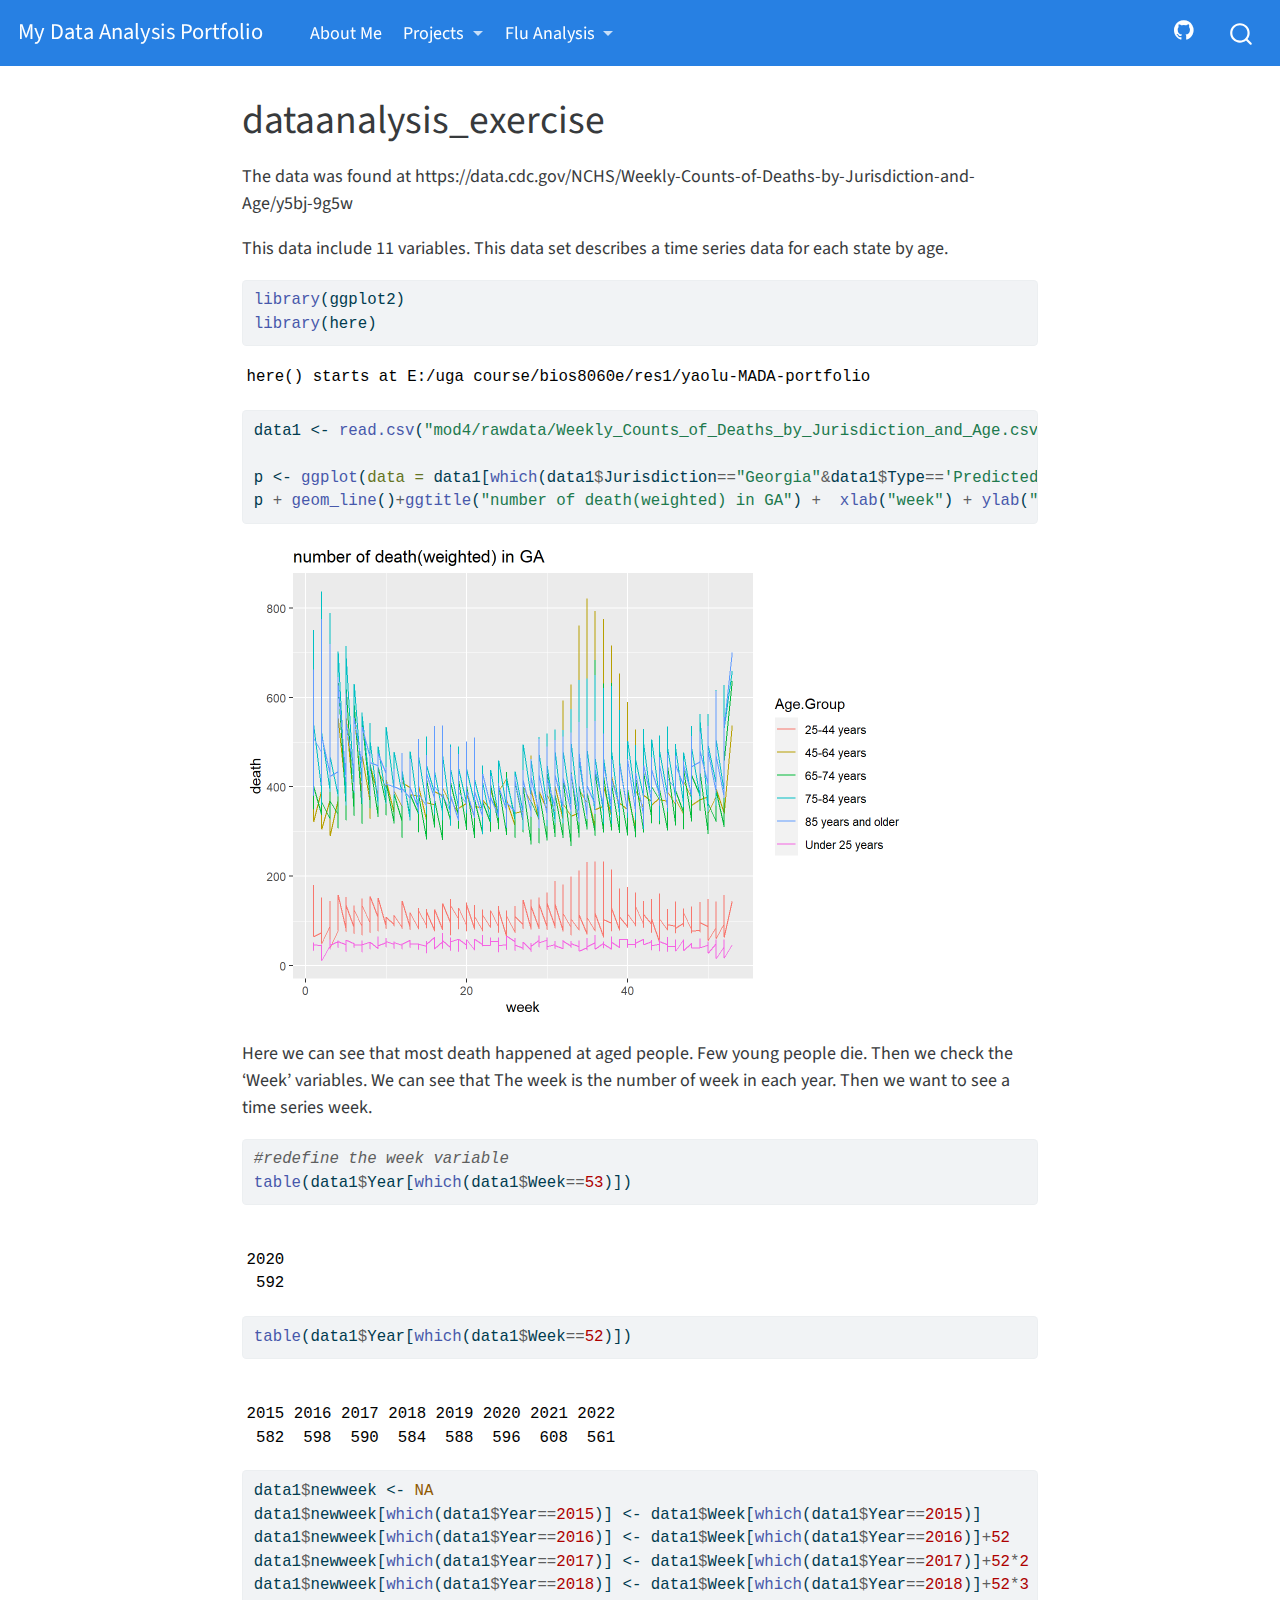
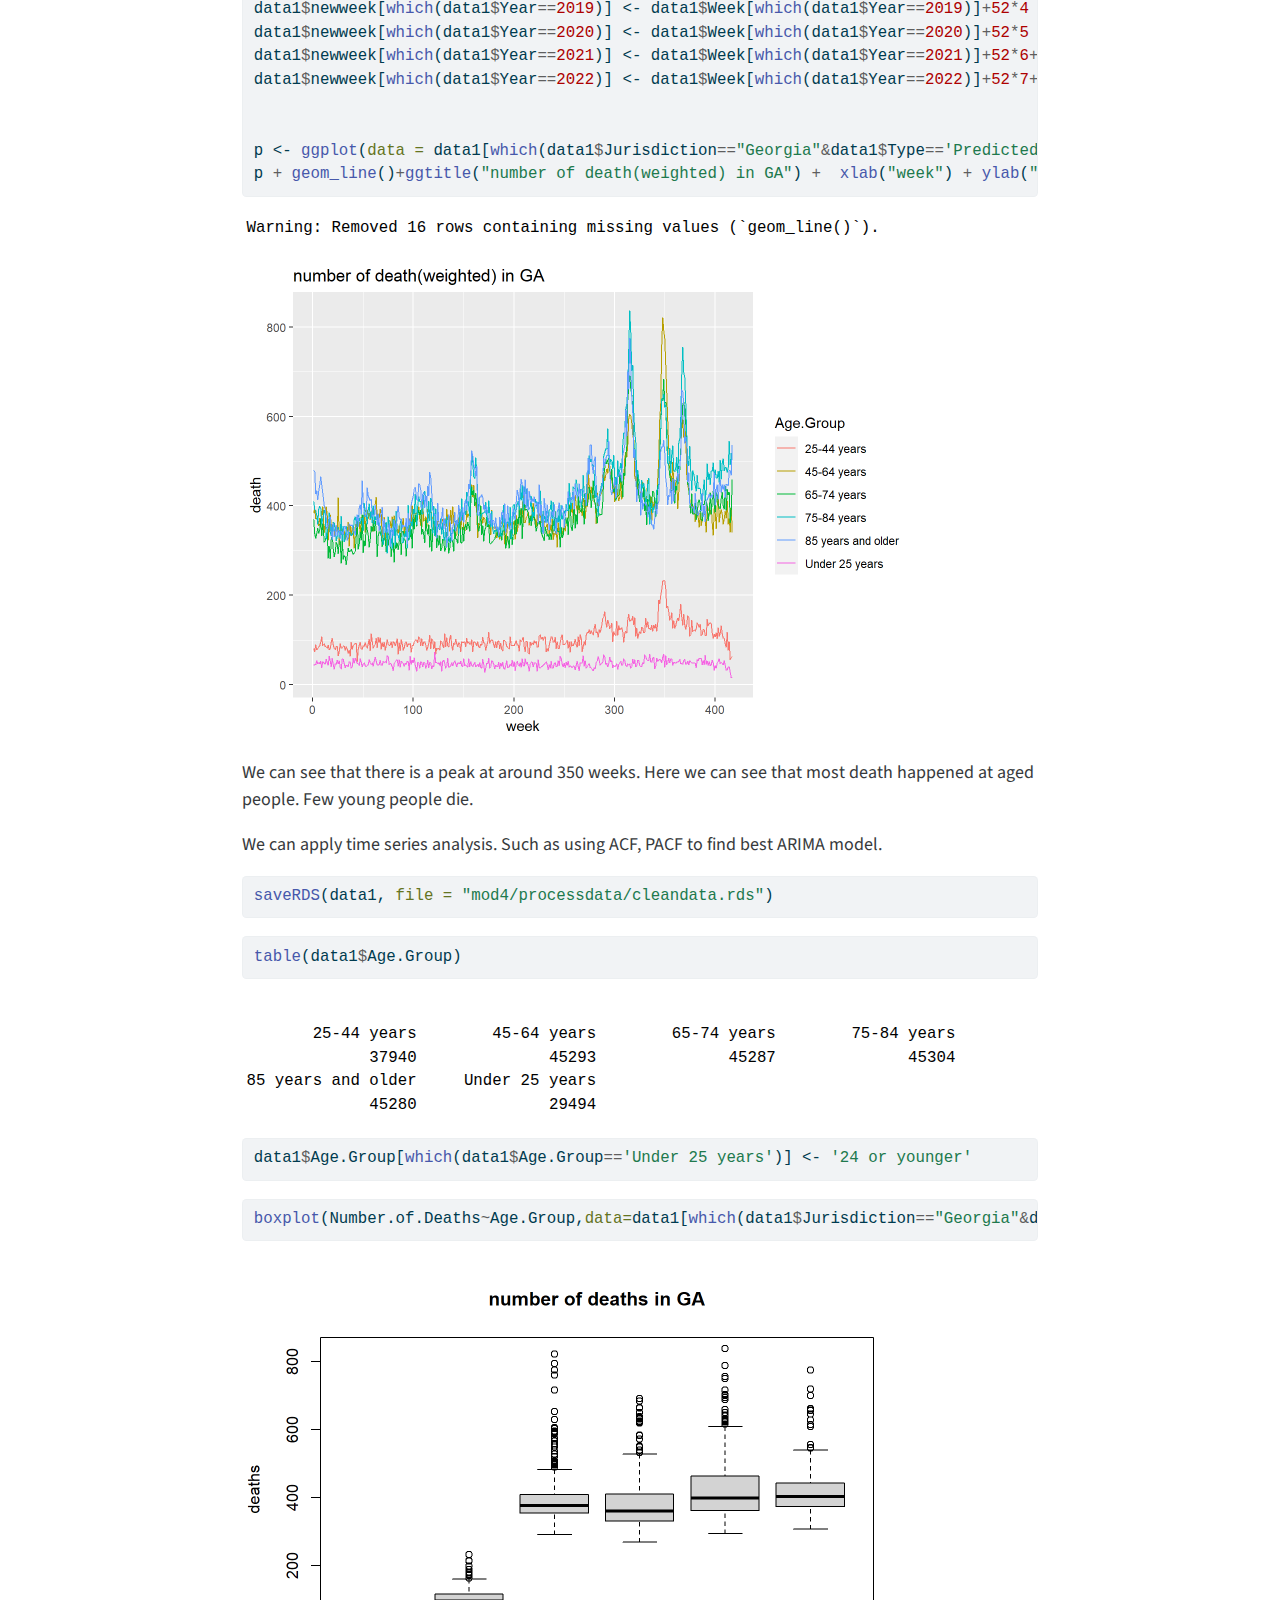
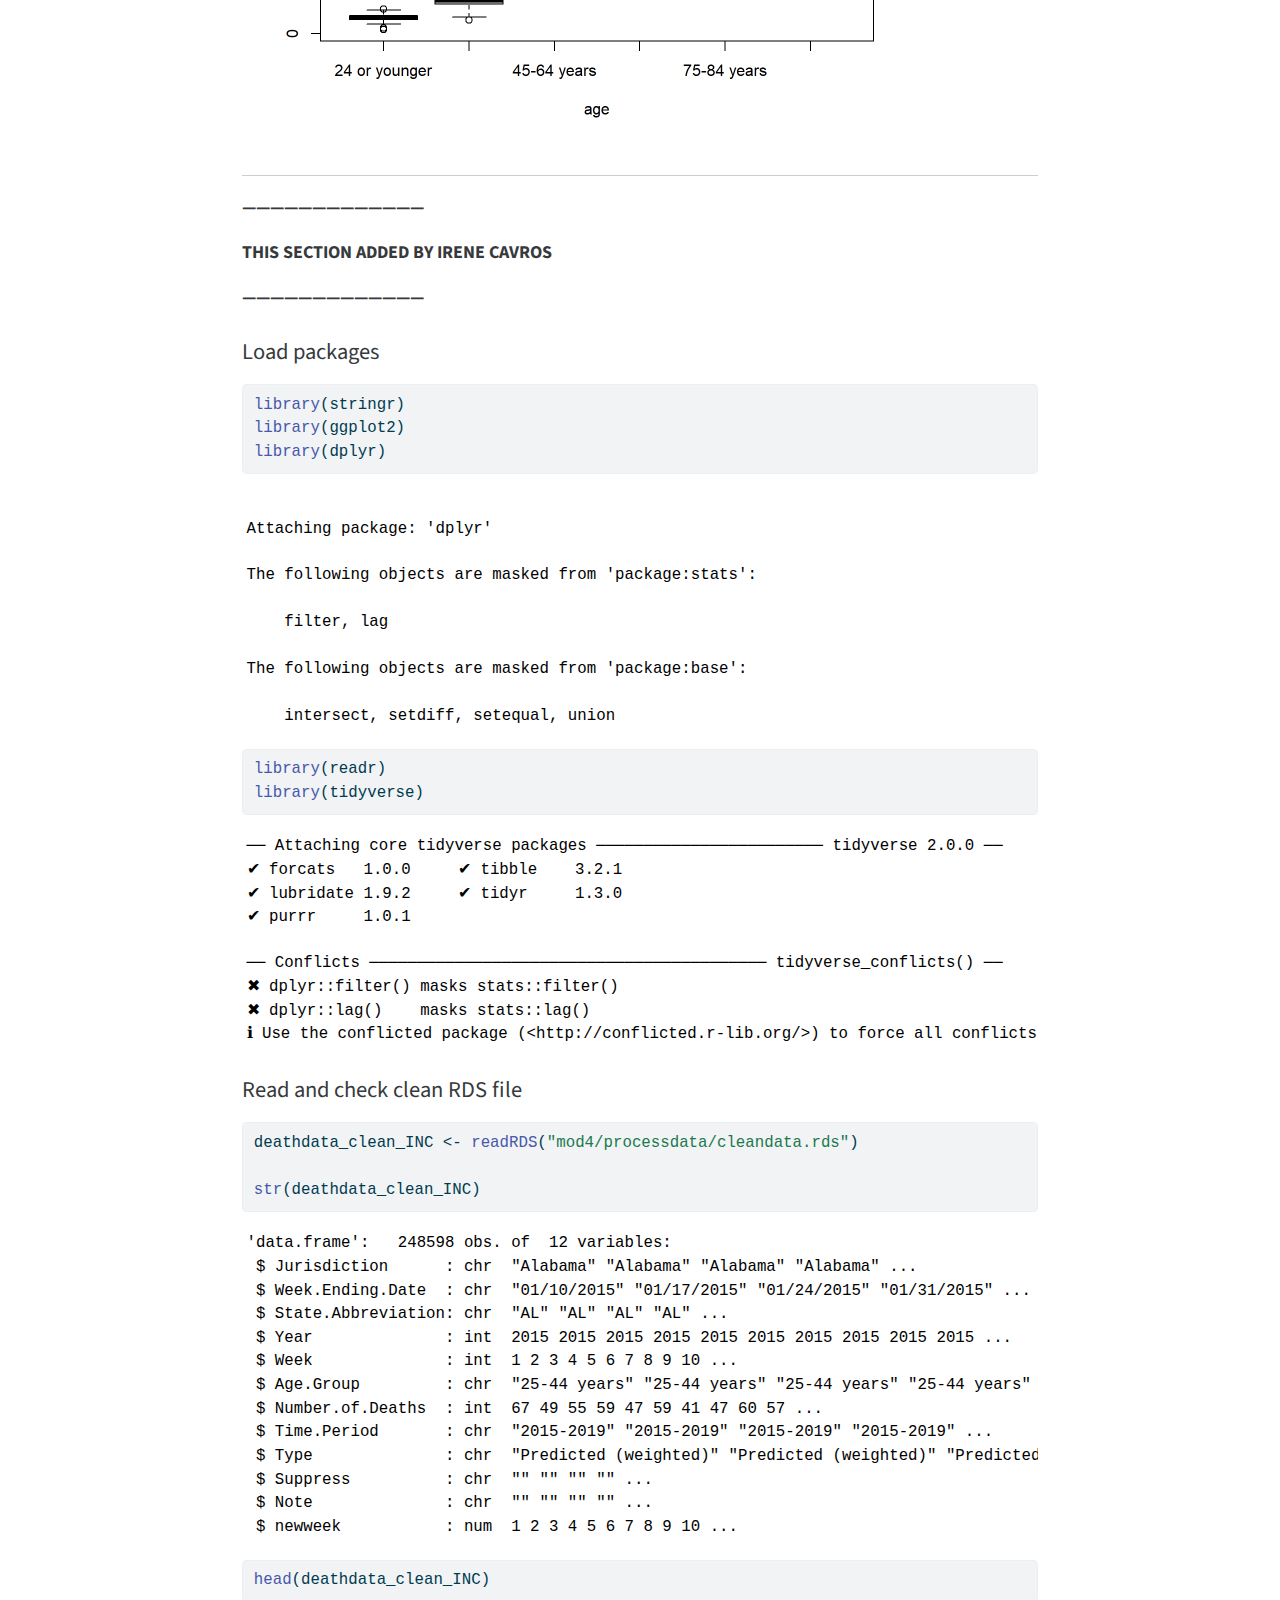
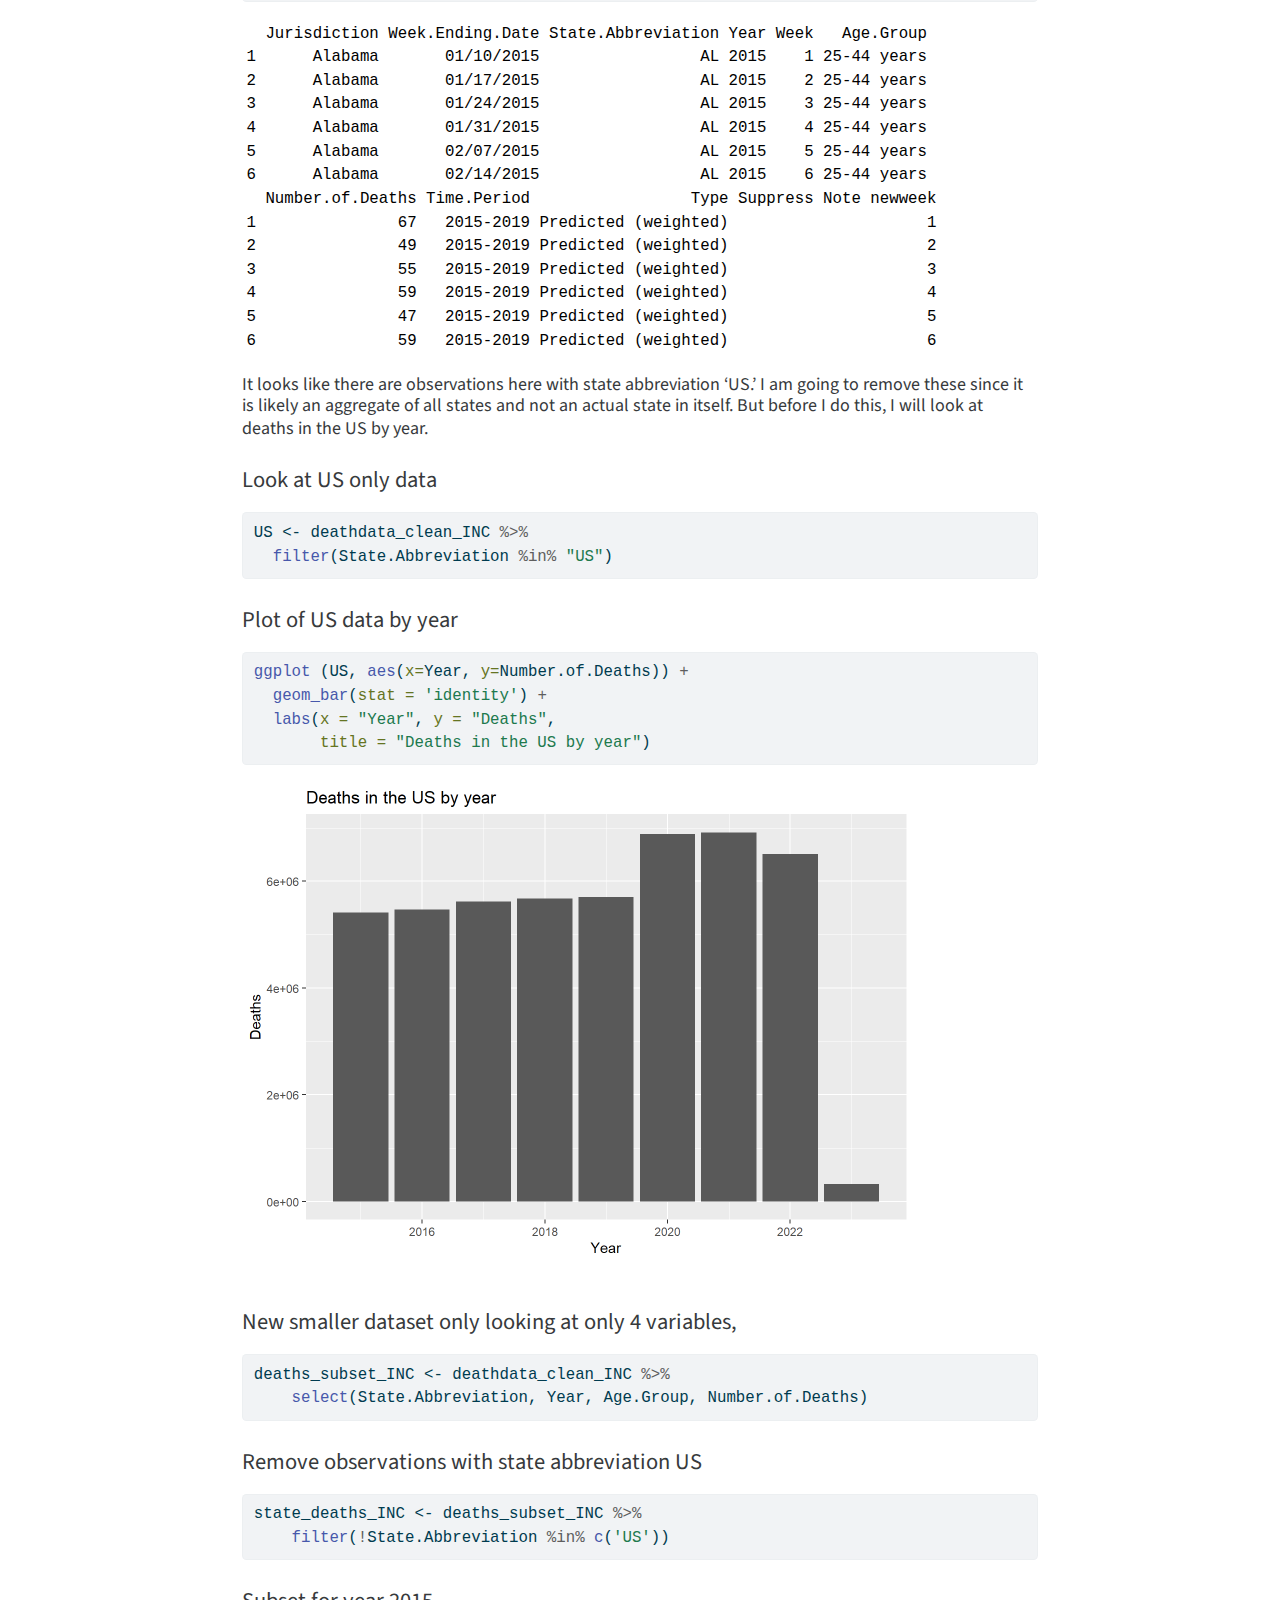
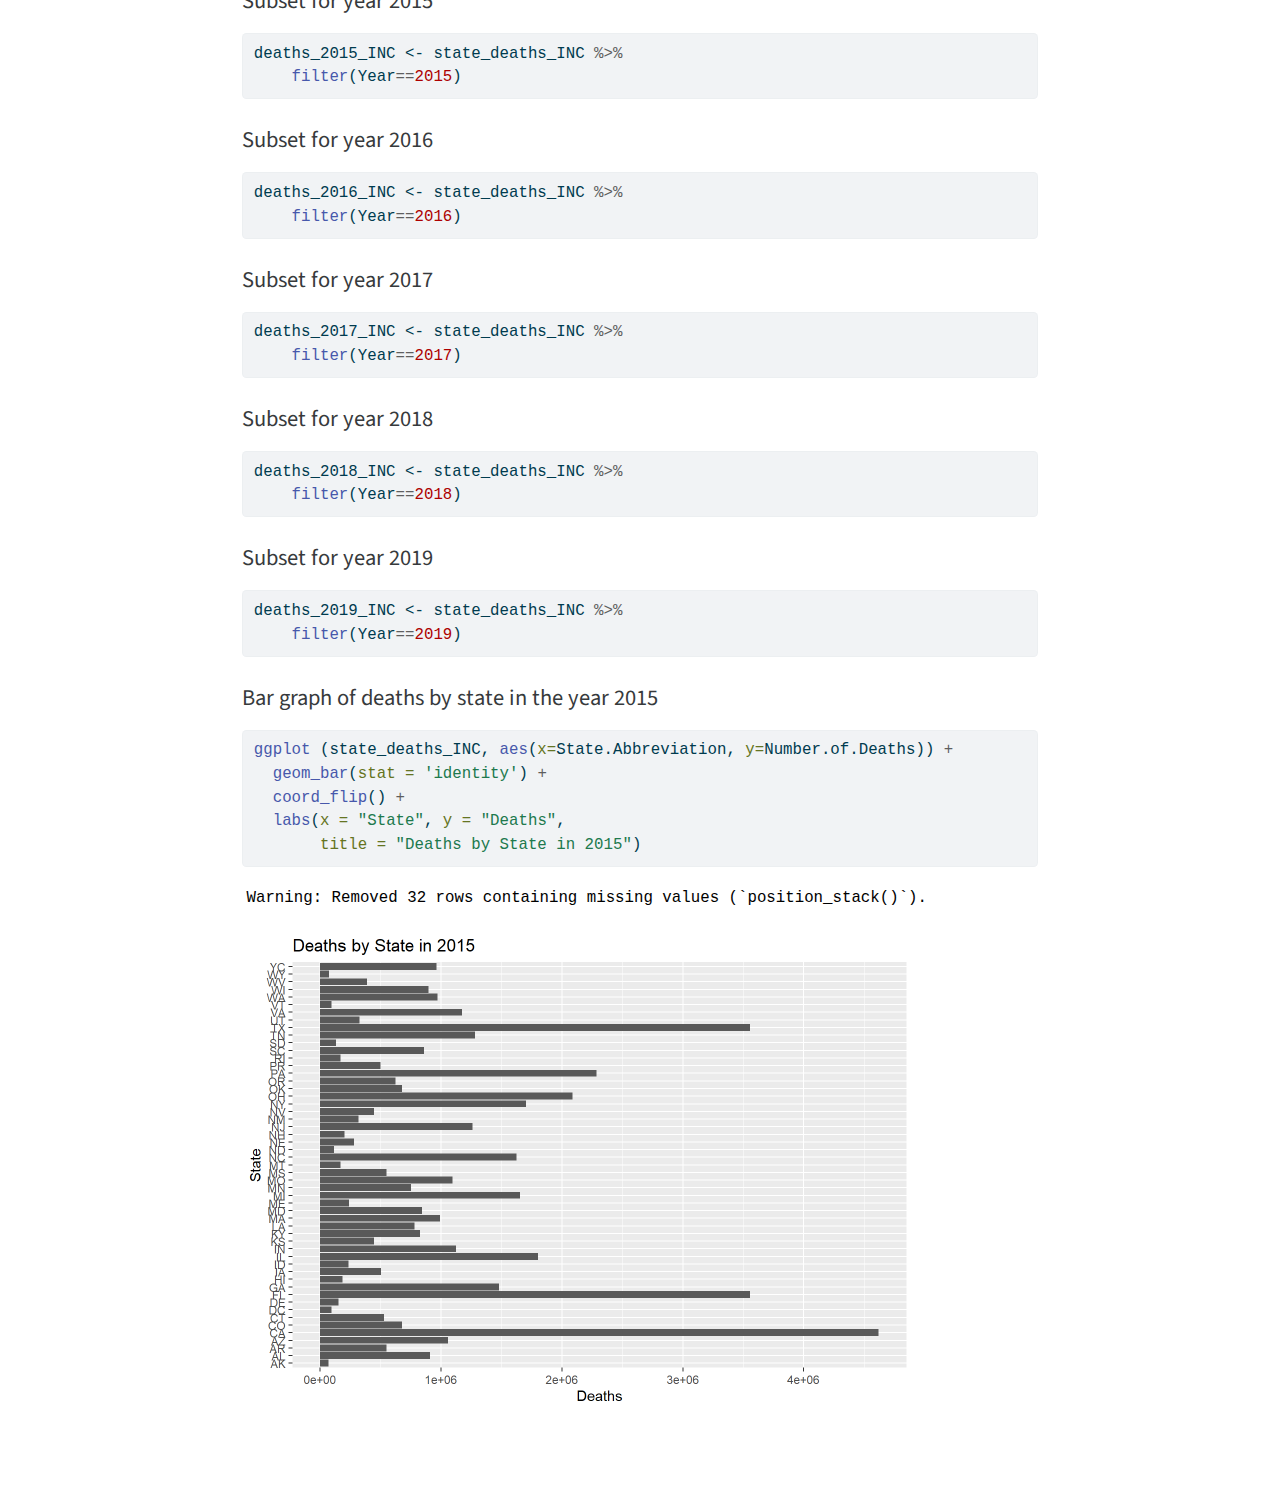
<file: docs/dataanalysis_exercise.html>
<!DOCTYPE html>
<html xmlns="http://www.w3.org/1999/xhtml" lang="en" xml:lang="en"><head>

<meta charset="utf-8">
<meta name="generator" content="quarto-1.2.313">

<meta name="viewport" content="width=device-width, initial-scale=1.0, user-scalable=yes">


<title>My Data Analysis Portfolio - dataanalysis_exercise</title>
<style>
code{white-space: pre-wrap;}
span.smallcaps{font-variant: small-caps;}
div.columns{display: flex; gap: min(4vw, 1.5em);}
div.column{flex: auto; overflow-x: auto;}
div.hanging-indent{margin-left: 1.5em; text-indent: -1.5em;}
ul.task-list{list-style: none;}
ul.task-list li input[type="checkbox"] {
  width: 0.8em;
  margin: 0 0.8em 0.2em -1.6em;
  vertical-align: middle;
}
pre > code.sourceCode { white-space: pre; position: relative; }
pre > code.sourceCode > span { display: inline-block; line-height: 1.25; }
pre > code.sourceCode > span:empty { height: 1.2em; }
.sourceCode { overflow: visible; }
code.sourceCode > span { color: inherit; text-decoration: inherit; }
div.sourceCode { margin: 1em 0; }
pre.sourceCode { margin: 0; }
@media screen {
div.sourceCode { overflow: auto; }
}
@media print {
pre > code.sourceCode { white-space: pre-wrap; }
pre > code.sourceCode > span { text-indent: -5em; padding-left: 5em; }
}
pre.numberSource code
  { counter-reset: source-line 0; }
pre.numberSource code > span
  { position: relative; left: -4em; counter-increment: source-line; }
pre.numberSource code > span > a:first-child::before
  { content: counter(source-line);
    position: relative; left: -1em; text-align: right; vertical-align: baseline;
    border: none; display: inline-block;
    -webkit-touch-callout: none; -webkit-user-select: none;
    -khtml-user-select: none; -moz-user-select: none;
    -ms-user-select: none; user-select: none;
    padding: 0 4px; width: 4em;
    color: #aaaaaa;
  }
pre.numberSource { margin-left: 3em; border-left: 1px solid #aaaaaa;  padding-left: 4px; }
div.sourceCode
  {   }
@media screen {
pre > code.sourceCode > span > a:first-child::before { text-decoration: underline; }
}
code span.al { color: #ff0000; font-weight: bold; } /* Alert */
code span.an { color: #60a0b0; font-weight: bold; font-style: italic; } /* Annotation */
code span.at { color: #7d9029; } /* Attribute */
code span.bn { color: #40a070; } /* BaseN */
code span.bu { color: #008000; } /* BuiltIn */
code span.cf { color: #007020; font-weight: bold; } /* ControlFlow */
code span.ch { color: #4070a0; } /* Char */
code span.cn { color: #880000; } /* Constant */
code span.co { color: #60a0b0; font-style: italic; } /* Comment */
code span.cv { color: #60a0b0; font-weight: bold; font-style: italic; } /* CommentVar */
code span.do { color: #ba2121; font-style: italic; } /* Documentation */
code span.dt { color: #902000; } /* DataType */
code span.dv { color: #40a070; } /* DecVal */
code span.er { color: #ff0000; font-weight: bold; } /* Error */
code span.ex { } /* Extension */
code span.fl { color: #40a070; } /* Float */
code span.fu { color: #06287e; } /* Function */
code span.im { color: #008000; font-weight: bold; } /* Import */
code span.in { color: #60a0b0; font-weight: bold; font-style: italic; } /* Information */
code span.kw { color: #007020; font-weight: bold; } /* Keyword */
code span.op { color: #666666; } /* Operator */
code span.ot { color: #007020; } /* Other */
code span.pp { color: #bc7a00; } /* Preprocessor */
code span.sc { color: #4070a0; } /* SpecialChar */
code span.ss { color: #bb6688; } /* SpecialString */
code span.st { color: #4070a0; } /* String */
code span.va { color: #19177c; } /* Variable */
code span.vs { color: #4070a0; } /* VerbatimString */
code span.wa { color: #60a0b0; font-weight: bold; font-style: italic; } /* Warning */
</style>


<script src="site_libs/quarto-nav/quarto-nav.js"></script>
<script src="site_libs/quarto-nav/headroom.min.js"></script>
<script src="site_libs/clipboard/clipboard.min.js"></script>
<script src="site_libs/quarto-search/autocomplete.umd.js"></script>
<script src="site_libs/quarto-search/fuse.min.js"></script>
<script src="site_libs/quarto-search/quarto-search.js"></script>
<meta name="quarto:offset" content="./">
<script src="site_libs/quarto-html/quarto.js"></script>
<script src="site_libs/quarto-html/popper.min.js"></script>
<script src="site_libs/quarto-html/tippy.umd.min.js"></script>
<script src="site_libs/quarto-html/anchor.min.js"></script>
<link href="site_libs/quarto-html/tippy.css" rel="stylesheet">
<link href="site_libs/quarto-html/quarto-syntax-highlighting.css" rel="stylesheet" id="quarto-text-highlighting-styles">
<script src="site_libs/bootstrap/bootstrap.min.js"></script>
<link href="site_libs/bootstrap/bootstrap-icons.css" rel="stylesheet">
<link href="site_libs/bootstrap/bootstrap.min.css" rel="stylesheet" id="quarto-bootstrap" data-mode="light">
<script id="quarto-search-options" type="application/json">{
  "location": "navbar",
  "copy-button": false,
  "collapse-after": 3,
  "panel-placement": "end",
  "type": "overlay",
  "limit": 20,
  "language": {
    "search-no-results-text": "No results",
    "search-matching-documents-text": "matching documents",
    "search-copy-link-title": "Copy link to search",
    "search-hide-matches-text": "Hide additional matches",
    "search-more-match-text": "more match in this document",
    "search-more-matches-text": "more matches in this document",
    "search-clear-button-title": "Clear",
    "search-detached-cancel-button-title": "Cancel",
    "search-submit-button-title": "Submit"
  }
}</script>


<link rel="stylesheet" href="styles.css">
</head>

<body class="nav-fixed fullcontent">

<div id="quarto-search-results"></div>
  <header id="quarto-header" class="headroom fixed-top">
    <nav class="navbar navbar-expand-lg navbar-dark ">
      <div class="navbar-container container-fluid">
      <div class="navbar-brand-container">
    <a class="navbar-brand" href="./index.html">
    <span class="navbar-title">My Data Analysis Portfolio</span>
    </a>
  </div>
          <button class="navbar-toggler" type="button" data-bs-toggle="collapse" data-bs-target="#navbarCollapse" aria-controls="navbarCollapse" aria-expanded="false" aria-label="Toggle navigation" onclick="if (window.quartoToggleHeadroom) { window.quartoToggleHeadroom(); }">
  <span class="navbar-toggler-icon"></span>
</button>
          <div class="collapse navbar-collapse" id="navbarCollapse">
            <ul class="navbar-nav navbar-nav-scroll me-auto">
  <li class="nav-item">
    <a class="nav-link" href="././aboutme.html">
 <span class="menu-text">About Me</span></a>
  </li>  
  <li class="nav-item dropdown ">
    <a class="nav-link dropdown-toggle" href="#" id="nav-menu-projects" role="button" data-bs-toggle="dropdown" aria-expanded="false">
 <span class="menu-text">Projects</span>
    </a>
    <ul class="dropdown-menu" aria-labelledby="nav-menu-projects">    
        <li>
    <a class="dropdown-item" href="././coding_exercise.html">
 <span class="dropdown-text">R Coding Exercise</span></a>
  </li>  
        <li>
    <a class="dropdown-item" href="././visualization_exercise.html">
 <span class="dropdown-text">Visualization Exercise</span></a>
  </li>  
        <li>
    <a class="dropdown-item" href="././tidytuesday_exercise.html">
 <span class="dropdown-text">Tidy Tuesday Exercise</span></a>
  </li>  
        <li>
    <a class="dropdown-item" href="././dataanalysis_exercise.html">
 <span class="dropdown-text">Data Analysis Exercise</span></a>
  </li>  
    </ul>
  </li>
  <li class="nav-item dropdown ">
    <a class="nav-link dropdown-toggle" href="#" id="nav-menu-flu-analysis" role="button" data-bs-toggle="dropdown" aria-expanded="false">
 <span class="menu-text">Flu Analysis</span>
    </a>
    <ul class="dropdown-menu" aria-labelledby="nav-menu-flu-analysis">    
        <li>
    <a class="dropdown-item" href="././fluanalysis/code/exploration.html">
 <span class="dropdown-text">Exploration</span></a>
  </li>  
        <li>
    <a class="dropdown-item" href="././fluanalysis/code/wrangling.html">
 <span class="dropdown-text">Wrangling</span></a>
  </li>  
        <li>
    <a class="dropdown-item" href="././fluanalysis/code/fitting.html">
 <span class="dropdown-text">Fitting</span></a>
  </li>  
        <li>
    <a class="dropdown-item" href="././fluanalysis/code/modeleval.html">
 <span class="dropdown-text">Model Evaluation</span></a>
  </li>  
        <li>
    <a class="dropdown-item" href="././fluanalysis/code/machinelearning.html">
 <span class="dropdown-text">Machine Learning</span></a>
  </li>  
    </ul>
  </li>
</ul>
            <ul class="navbar-nav navbar-nav-scroll ms-auto">
  <li class="nav-item compact">
    <a class="nav-link" href="./URL-TO-THIS-REPOSITORY-HERE"><i class="bi bi-github" role="img">
</i> 
 <span class="menu-text"></span></a>
  </li>  
</ul>
              <div id="quarto-search" class="" title="Search"></div>
          </div> <!-- /navcollapse -->
      </div> <!-- /container-fluid -->
    </nav>
</header>
<!-- content -->
<div id="quarto-content" class="quarto-container page-columns page-rows-contents page-layout-article page-navbar">
<!-- sidebar -->
<!-- margin-sidebar -->
    
<!-- main -->
<main class="content" id="quarto-document-content">

<header id="title-block-header" class="quarto-title-block default">
<div class="quarto-title">
<h1 class="title">dataanalysis_exercise</h1>
</div>



<div class="quarto-title-meta">

    
  
    
  </div>
  

</header>

<p>The data was found at https://data.cdc.gov/NCHS/Weekly-Counts-of-Deaths-by-Jurisdiction-and-Age/y5bj-9g5w</p>
<p>This data include 11 variables. This data set describes a time series data for each state by age.</p>
<div class="cell">
<div class="sourceCode cell-code" id="cb1"><pre class="sourceCode r code-with-copy"><code class="sourceCode r"><span id="cb1-1"><a href="#cb1-1" aria-hidden="true" tabindex="-1"></a><span class="fu">library</span>(ggplot2)</span>
<span id="cb1-2"><a href="#cb1-2" aria-hidden="true" tabindex="-1"></a><span class="fu">library</span>(here)</span></code><button title="Copy to Clipboard" class="code-copy-button"><i class="bi"></i></button></pre></div>
<div class="cell-output cell-output-stderr">
<pre><code>here() starts at E:/uga course/bios8060e/res1/yaolu-MADA-portfolio</code></pre>
</div>
<div class="sourceCode cell-code" id="cb3"><pre class="sourceCode r code-with-copy"><code class="sourceCode r"><span id="cb3-1"><a href="#cb3-1" aria-hidden="true" tabindex="-1"></a>data1 <span class="ot">&lt;-</span> <span class="fu">read.csv</span>(<span class="st">"mod4/rawdata/Weekly_Counts_of_Deaths_by_Jurisdiction_and_Age.csv"</span>)</span>
<span id="cb3-2"><a href="#cb3-2" aria-hidden="true" tabindex="-1"></a></span>
<span id="cb3-3"><a href="#cb3-3" aria-hidden="true" tabindex="-1"></a>p <span class="ot">&lt;-</span> <span class="fu">ggplot</span>(<span class="at">data =</span> data1[<span class="fu">which</span>(data1<span class="sc">$</span>Jurisdiction<span class="sc">==</span><span class="st">"Georgia"</span><span class="sc">&amp;</span>data1<span class="sc">$</span>Type<span class="sc">==</span><span class="st">'Predicted (weighted)'</span>),], <span class="fu">aes</span>(<span class="at">x =</span> Week, <span class="at">y =</span> Number.of.Deaths, <span class="at">group =</span> Age.Group,<span class="at">color=</span>Age.Group))</span>
<span id="cb3-4"><a href="#cb3-4" aria-hidden="true" tabindex="-1"></a>p <span class="sc">+</span> <span class="fu">geom_line</span>()<span class="sc">+</span><span class="fu">ggtitle</span>(<span class="st">"number of death(weighted) in GA"</span>) <span class="sc">+</span>  <span class="fu">xlab</span>(<span class="st">"week"</span>) <span class="sc">+</span> <span class="fu">ylab</span>(<span class="st">"death"</span>)</span></code><button title="Copy to Clipboard" class="code-copy-button"><i class="bi"></i></button></pre></div>
<div class="cell-output-display">
<p><img src="dataanalysis_exercise_files/figure-html/unnamed-chunk-1-1.png" class="img-fluid" width="672"></p>
</div>
</div>
<p>Here we can see that most death happened at aged people. Few young people die. Then we check the ‘Week’ variables. We can see that The week is the number of week in each year. Then we want to see a time series week.</p>
<div class="cell">
<div class="sourceCode cell-code" id="cb4"><pre class="sourceCode r code-with-copy"><code class="sourceCode r"><span id="cb4-1"><a href="#cb4-1" aria-hidden="true" tabindex="-1"></a><span class="co">#redefine the week variable</span></span>
<span id="cb4-2"><a href="#cb4-2" aria-hidden="true" tabindex="-1"></a><span class="fu">table</span>(data1<span class="sc">$</span>Year[<span class="fu">which</span>(data1<span class="sc">$</span>Week<span class="sc">==</span><span class="dv">53</span>)])</span></code><button title="Copy to Clipboard" class="code-copy-button"><i class="bi"></i></button></pre></div>
<div class="cell-output cell-output-stdout">
<pre><code>
2020 
 592 </code></pre>
</div>
<div class="sourceCode cell-code" id="cb6"><pre class="sourceCode r code-with-copy"><code class="sourceCode r"><span id="cb6-1"><a href="#cb6-1" aria-hidden="true" tabindex="-1"></a><span class="fu">table</span>(data1<span class="sc">$</span>Year[<span class="fu">which</span>(data1<span class="sc">$</span>Week<span class="sc">==</span><span class="dv">52</span>)])</span></code><button title="Copy to Clipboard" class="code-copy-button"><i class="bi"></i></button></pre></div>
<div class="cell-output cell-output-stdout">
<pre><code>
2015 2016 2017 2018 2019 2020 2021 2022 
 582  598  590  584  588  596  608  561 </code></pre>
</div>
<div class="sourceCode cell-code" id="cb8"><pre class="sourceCode r code-with-copy"><code class="sourceCode r"><span id="cb8-1"><a href="#cb8-1" aria-hidden="true" tabindex="-1"></a>data1<span class="sc">$</span>newweek <span class="ot">&lt;-</span> <span class="cn">NA</span></span>
<span id="cb8-2"><a href="#cb8-2" aria-hidden="true" tabindex="-1"></a>data1<span class="sc">$</span>newweek[<span class="fu">which</span>(data1<span class="sc">$</span>Year<span class="sc">==</span><span class="dv">2015</span>)] <span class="ot">&lt;-</span> data1<span class="sc">$</span>Week[<span class="fu">which</span>(data1<span class="sc">$</span>Year<span class="sc">==</span><span class="dv">2015</span>)]</span>
<span id="cb8-3"><a href="#cb8-3" aria-hidden="true" tabindex="-1"></a>data1<span class="sc">$</span>newweek[<span class="fu">which</span>(data1<span class="sc">$</span>Year<span class="sc">==</span><span class="dv">2016</span>)] <span class="ot">&lt;-</span> data1<span class="sc">$</span>Week[<span class="fu">which</span>(data1<span class="sc">$</span>Year<span class="sc">==</span><span class="dv">2016</span>)]<span class="sc">+</span><span class="dv">52</span></span>
<span id="cb8-4"><a href="#cb8-4" aria-hidden="true" tabindex="-1"></a>data1<span class="sc">$</span>newweek[<span class="fu">which</span>(data1<span class="sc">$</span>Year<span class="sc">==</span><span class="dv">2017</span>)] <span class="ot">&lt;-</span> data1<span class="sc">$</span>Week[<span class="fu">which</span>(data1<span class="sc">$</span>Year<span class="sc">==</span><span class="dv">2017</span>)]<span class="sc">+</span><span class="dv">52</span><span class="sc">*</span><span class="dv">2</span></span>
<span id="cb8-5"><a href="#cb8-5" aria-hidden="true" tabindex="-1"></a>data1<span class="sc">$</span>newweek[<span class="fu">which</span>(data1<span class="sc">$</span>Year<span class="sc">==</span><span class="dv">2018</span>)] <span class="ot">&lt;-</span> data1<span class="sc">$</span>Week[<span class="fu">which</span>(data1<span class="sc">$</span>Year<span class="sc">==</span><span class="dv">2018</span>)]<span class="sc">+</span><span class="dv">52</span><span class="sc">*</span><span class="dv">3</span></span>
<span id="cb8-6"><a href="#cb8-6" aria-hidden="true" tabindex="-1"></a>data1<span class="sc">$</span>newweek[<span class="fu">which</span>(data1<span class="sc">$</span>Year<span class="sc">==</span><span class="dv">2019</span>)] <span class="ot">&lt;-</span> data1<span class="sc">$</span>Week[<span class="fu">which</span>(data1<span class="sc">$</span>Year<span class="sc">==</span><span class="dv">2019</span>)]<span class="sc">+</span><span class="dv">52</span><span class="sc">*</span><span class="dv">4</span></span>
<span id="cb8-7"><a href="#cb8-7" aria-hidden="true" tabindex="-1"></a>data1<span class="sc">$</span>newweek[<span class="fu">which</span>(data1<span class="sc">$</span>Year<span class="sc">==</span><span class="dv">2020</span>)] <span class="ot">&lt;-</span> data1<span class="sc">$</span>Week[<span class="fu">which</span>(data1<span class="sc">$</span>Year<span class="sc">==</span><span class="dv">2020</span>)]<span class="sc">+</span><span class="dv">52</span><span class="sc">*</span><span class="dv">5</span></span>
<span id="cb8-8"><a href="#cb8-8" aria-hidden="true" tabindex="-1"></a>data1<span class="sc">$</span>newweek[<span class="fu">which</span>(data1<span class="sc">$</span>Year<span class="sc">==</span><span class="dv">2021</span>)] <span class="ot">&lt;-</span> data1<span class="sc">$</span>Week[<span class="fu">which</span>(data1<span class="sc">$</span>Year<span class="sc">==</span><span class="dv">2021</span>)]<span class="sc">+</span><span class="dv">52</span><span class="sc">*</span><span class="dv">6</span><span class="sc">+</span><span class="dv">1</span></span>
<span id="cb8-9"><a href="#cb8-9" aria-hidden="true" tabindex="-1"></a>data1<span class="sc">$</span>newweek[<span class="fu">which</span>(data1<span class="sc">$</span>Year<span class="sc">==</span><span class="dv">2022</span>)] <span class="ot">&lt;-</span> data1<span class="sc">$</span>Week[<span class="fu">which</span>(data1<span class="sc">$</span>Year<span class="sc">==</span><span class="dv">2022</span>)]<span class="sc">+</span><span class="dv">52</span><span class="sc">*</span><span class="dv">7</span><span class="sc">+</span><span class="dv">1</span></span>
<span id="cb8-10"><a href="#cb8-10" aria-hidden="true" tabindex="-1"></a></span>
<span id="cb8-11"><a href="#cb8-11" aria-hidden="true" tabindex="-1"></a></span>
<span id="cb8-12"><a href="#cb8-12" aria-hidden="true" tabindex="-1"></a>p <span class="ot">&lt;-</span> <span class="fu">ggplot</span>(<span class="at">data =</span> data1[<span class="fu">which</span>(data1<span class="sc">$</span>Jurisdiction<span class="sc">==</span><span class="st">"Georgia"</span><span class="sc">&amp;</span>data1<span class="sc">$</span>Type<span class="sc">==</span><span class="st">'Predicted (weighted)'</span>),], <span class="fu">aes</span>(<span class="at">x =</span> newweek, <span class="at">y =</span> Number.of.Deaths, <span class="at">group =</span> Age.Group,<span class="at">color=</span>Age.Group))</span>
<span id="cb8-13"><a href="#cb8-13" aria-hidden="true" tabindex="-1"></a>p <span class="sc">+</span> <span class="fu">geom_line</span>()<span class="sc">+</span><span class="fu">ggtitle</span>(<span class="st">"number of death(weighted) in GA"</span>) <span class="sc">+</span>  <span class="fu">xlab</span>(<span class="st">"week"</span>) <span class="sc">+</span> <span class="fu">ylab</span>(<span class="st">"death"</span>)</span></code><button title="Copy to Clipboard" class="code-copy-button"><i class="bi"></i></button></pre></div>
<div class="cell-output cell-output-stderr">
<pre><code>Warning: Removed 16 rows containing missing values (`geom_line()`).</code></pre>
</div>
<div class="cell-output-display">
<p><img src="dataanalysis_exercise_files/figure-html/unnamed-chunk-2-1.png" class="img-fluid" width="672"></p>
</div>
</div>
<p>We can see that there is a peak at around 350 weeks. Here we can see that most death happened at aged people. Few young people die.</p>
<p>We can apply time series analysis. Such as using ACF, PACF to find best ARIMA model.</p>
<div class="cell">
<div class="sourceCode cell-code" id="cb10"><pre class="sourceCode r code-with-copy"><code class="sourceCode r"><span id="cb10-1"><a href="#cb10-1" aria-hidden="true" tabindex="-1"></a><span class="fu">saveRDS</span>(data1, <span class="at">file =</span> <span class="st">"mod4/processdata/cleandata.rds"</span>)</span></code><button title="Copy to Clipboard" class="code-copy-button"><i class="bi"></i></button></pre></div>
</div>
<div class="cell">
<div class="sourceCode cell-code" id="cb11"><pre class="sourceCode r code-with-copy"><code class="sourceCode r"><span id="cb11-1"><a href="#cb11-1" aria-hidden="true" tabindex="-1"></a><span class="fu">table</span>(data1<span class="sc">$</span>Age.Group)</span></code><button title="Copy to Clipboard" class="code-copy-button"><i class="bi"></i></button></pre></div>
<div class="cell-output cell-output-stdout">
<pre><code>
       25-44 years        45-64 years        65-74 years        75-84 years 
             37940              45293              45287              45304 
85 years and older     Under 25 years 
             45280              29494 </code></pre>
</div>
<div class="sourceCode cell-code" id="cb13"><pre class="sourceCode r code-with-copy"><code class="sourceCode r"><span id="cb13-1"><a href="#cb13-1" aria-hidden="true" tabindex="-1"></a>data1<span class="sc">$</span>Age.Group[<span class="fu">which</span>(data1<span class="sc">$</span>Age.Group<span class="sc">==</span><span class="st">'Under 25 years'</span>)] <span class="ot">&lt;-</span> <span class="st">'24 or younger'</span></span></code><button title="Copy to Clipboard" class="code-copy-button"><i class="bi"></i></button></pre></div>
</div>
<div class="cell">
<div class="sourceCode cell-code" id="cb14"><pre class="sourceCode r code-with-copy"><code class="sourceCode r"><span id="cb14-1"><a href="#cb14-1" aria-hidden="true" tabindex="-1"></a><span class="fu">boxplot</span>(Number.of.Deaths<span class="sc">~</span>Age.Group,<span class="at">data=</span>data1[<span class="fu">which</span>(data1<span class="sc">$</span>Jurisdiction<span class="sc">==</span><span class="st">"Georgia"</span><span class="sc">&amp;</span>data1<span class="sc">$</span>Type<span class="sc">==</span><span class="st">'Predicted (weighted)'</span>),], <span class="at">main=</span><span class="st">"number of deaths in GA"</span>,        <span class="at">xlab=</span><span class="st">"age"</span>, <span class="at">ylab=</span><span class="st">"deaths"</span>)</span></code><button title="Copy to Clipboard" class="code-copy-button"><i class="bi"></i></button></pre></div>
<div class="cell-output-display">
<p><img src="dataanalysis_exercise_files/figure-html/unnamed-chunk-5-1.png" class="img-fluid" width="672"></p>
</div>
</div>
<hr>
<p><strong>—————————————</strong></p>
<p><strong>THIS SECTION ADDED BY IRENE CAVROS</strong></p>
<p><strong>—————————————</strong></p>
<section id="load-packages" class="level4">
<h4 class="anchored" data-anchor-id="load-packages">Load packages</h4>
<div class="cell">
<div class="sourceCode cell-code" id="cb15"><pre class="sourceCode r code-with-copy"><code class="sourceCode r"><span id="cb15-1"><a href="#cb15-1" aria-hidden="true" tabindex="-1"></a><span class="fu">library</span>(stringr)</span>
<span id="cb15-2"><a href="#cb15-2" aria-hidden="true" tabindex="-1"></a><span class="fu">library</span>(ggplot2)</span>
<span id="cb15-3"><a href="#cb15-3" aria-hidden="true" tabindex="-1"></a><span class="fu">library</span>(dplyr)</span></code><button title="Copy to Clipboard" class="code-copy-button"><i class="bi"></i></button></pre></div>
<div class="cell-output cell-output-stderr">
<pre><code>
Attaching package: 'dplyr'</code></pre>
</div>
<div class="cell-output cell-output-stderr">
<pre><code>The following objects are masked from 'package:stats':

    filter, lag</code></pre>
</div>
<div class="cell-output cell-output-stderr">
<pre><code>The following objects are masked from 'package:base':

    intersect, setdiff, setequal, union</code></pre>
</div>
<div class="sourceCode cell-code" id="cb19"><pre class="sourceCode r code-with-copy"><code class="sourceCode r"><span id="cb19-1"><a href="#cb19-1" aria-hidden="true" tabindex="-1"></a><span class="fu">library</span>(readr)</span>
<span id="cb19-2"><a href="#cb19-2" aria-hidden="true" tabindex="-1"></a><span class="fu">library</span>(tidyverse)</span></code><button title="Copy to Clipboard" class="code-copy-button"><i class="bi"></i></button></pre></div>
<div class="cell-output cell-output-stderr">
<pre><code>── Attaching core tidyverse packages ──────────────────────── tidyverse 2.0.0 ──
✔ forcats   1.0.0     ✔ tibble    3.2.1
✔ lubridate 1.9.2     ✔ tidyr     1.3.0
✔ purrr     1.0.1     </code></pre>
</div>
<div class="cell-output cell-output-stderr">
<pre><code>── Conflicts ────────────────────────────────────────── tidyverse_conflicts() ──
✖ dplyr::filter() masks stats::filter()
✖ dplyr::lag()    masks stats::lag()
ℹ Use the conflicted package (&lt;http://conflicted.r-lib.org/&gt;) to force all conflicts to become errors</code></pre>
</div>
</div>
</section>
<section id="read-and-check-clean-rds-file" class="level4">
<h4 class="anchored" data-anchor-id="read-and-check-clean-rds-file">Read and check clean RDS file</h4>
<div class="cell">
<div class="sourceCode cell-code" id="cb22"><pre class="sourceCode r code-with-copy"><code class="sourceCode r"><span id="cb22-1"><a href="#cb22-1" aria-hidden="true" tabindex="-1"></a>deathdata_clean_INC <span class="ot">&lt;-</span> <span class="fu">readRDS</span>(<span class="st">"mod4/processdata/cleandata.rds"</span>)</span>
<span id="cb22-2"><a href="#cb22-2" aria-hidden="true" tabindex="-1"></a></span>
<span id="cb22-3"><a href="#cb22-3" aria-hidden="true" tabindex="-1"></a><span class="fu">str</span>(deathdata_clean_INC)</span></code><button title="Copy to Clipboard" class="code-copy-button"><i class="bi"></i></button></pre></div>
<div class="cell-output cell-output-stdout">
<pre><code>'data.frame':   248598 obs. of  12 variables:
 $ Jurisdiction      : chr  "Alabama" "Alabama" "Alabama" "Alabama" ...
 $ Week.Ending.Date  : chr  "01/10/2015" "01/17/2015" "01/24/2015" "01/31/2015" ...
 $ State.Abbreviation: chr  "AL" "AL" "AL" "AL" ...
 $ Year              : int  2015 2015 2015 2015 2015 2015 2015 2015 2015 2015 ...
 $ Week              : int  1 2 3 4 5 6 7 8 9 10 ...
 $ Age.Group         : chr  "25-44 years" "25-44 years" "25-44 years" "25-44 years" ...
 $ Number.of.Deaths  : int  67 49 55 59 47 59 41 47 60 57 ...
 $ Time.Period       : chr  "2015-2019" "2015-2019" "2015-2019" "2015-2019" ...
 $ Type              : chr  "Predicted (weighted)" "Predicted (weighted)" "Predicted (weighted)" "Predicted (weighted)" ...
 $ Suppress          : chr  "" "" "" "" ...
 $ Note              : chr  "" "" "" "" ...
 $ newweek           : num  1 2 3 4 5 6 7 8 9 10 ...</code></pre>
</div>
<div class="sourceCode cell-code" id="cb24"><pre class="sourceCode r code-with-copy"><code class="sourceCode r"><span id="cb24-1"><a href="#cb24-1" aria-hidden="true" tabindex="-1"></a><span class="fu">head</span>(deathdata_clean_INC)</span></code><button title="Copy to Clipboard" class="code-copy-button"><i class="bi"></i></button></pre></div>
<div class="cell-output cell-output-stdout">
<pre><code>  Jurisdiction Week.Ending.Date State.Abbreviation Year Week   Age.Group
1      Alabama       01/10/2015                 AL 2015    1 25-44 years
2      Alabama       01/17/2015                 AL 2015    2 25-44 years
3      Alabama       01/24/2015                 AL 2015    3 25-44 years
4      Alabama       01/31/2015                 AL 2015    4 25-44 years
5      Alabama       02/07/2015                 AL 2015    5 25-44 years
6      Alabama       02/14/2015                 AL 2015    6 25-44 years
  Number.of.Deaths Time.Period                 Type Suppress Note newweek
1               67   2015-2019 Predicted (weighted)                     1
2               49   2015-2019 Predicted (weighted)                     2
3               55   2015-2019 Predicted (weighted)                     3
4               59   2015-2019 Predicted (weighted)                     4
5               47   2015-2019 Predicted (weighted)                     5
6               59   2015-2019 Predicted (weighted)                     6</code></pre>
</div>
</div>
<section id="it-looks-like-there-are-observations-here-with-state-abbreviation-us.-i-am-going-to-remove-these-since-it-is-likely-an-aggregate-of-all-states-and-not-an-actual-state-in-itself.-but-before-i-do-this-i-will-look-at-deaths-in-the-us-by-year." class="level6">
<h6 class="anchored" data-anchor-id="it-looks-like-there-are-observations-here-with-state-abbreviation-us.-i-am-going-to-remove-these-since-it-is-likely-an-aggregate-of-all-states-and-not-an-actual-state-in-itself.-but-before-i-do-this-i-will-look-at-deaths-in-the-us-by-year.">It looks like there are observations here with state abbreviation ‘US.’ I am going to remove these since it is likely an aggregate of all states and not an actual state in itself. But before I do this, I will look at deaths in the US by year.</h6>
</section>
</section>
<section id="look-at-us-only-data" class="level4">
<h4 class="anchored" data-anchor-id="look-at-us-only-data">Look at US only data</h4>
<div class="cell">
<div class="sourceCode cell-code" id="cb26"><pre class="sourceCode r code-with-copy"><code class="sourceCode r"><span id="cb26-1"><a href="#cb26-1" aria-hidden="true" tabindex="-1"></a>US <span class="ot">&lt;-</span> deathdata_clean_INC <span class="sc">%&gt;%</span></span>
<span id="cb26-2"><a href="#cb26-2" aria-hidden="true" tabindex="-1"></a>  <span class="fu">filter</span>(State.Abbreviation <span class="sc">%in%</span> <span class="st">"US"</span>)</span></code><button title="Copy to Clipboard" class="code-copy-button"><i class="bi"></i></button></pre></div>
</div>
</section>
<section id="plot-of-us-data-by-year" class="level4">
<h4 class="anchored" data-anchor-id="plot-of-us-data-by-year">Plot of US data by year</h4>
<div class="cell">
<div class="sourceCode cell-code" id="cb27"><pre class="sourceCode r code-with-copy"><code class="sourceCode r"><span id="cb27-1"><a href="#cb27-1" aria-hidden="true" tabindex="-1"></a><span class="fu">ggplot</span> (US, <span class="fu">aes</span>(<span class="at">x=</span>Year, <span class="at">y=</span>Number.of.Deaths)) <span class="sc">+</span> </span>
<span id="cb27-2"><a href="#cb27-2" aria-hidden="true" tabindex="-1"></a>  <span class="fu">geom_bar</span>(<span class="at">stat =</span> <span class="st">'identity'</span>) <span class="sc">+</span> </span>
<span id="cb27-3"><a href="#cb27-3" aria-hidden="true" tabindex="-1"></a>  <span class="fu">labs</span>(<span class="at">x =</span> <span class="st">"Year"</span>, <span class="at">y =</span> <span class="st">"Deaths"</span>, </span>
<span id="cb27-4"><a href="#cb27-4" aria-hidden="true" tabindex="-1"></a>       <span class="at">title =</span> <span class="st">"Deaths in the US by year"</span>)</span></code><button title="Copy to Clipboard" class="code-copy-button"><i class="bi"></i></button></pre></div>
<div class="cell-output-display">
<p><img src="dataanalysis_exercise_files/figure-html/unnamed-chunk-9-1.png" class="img-fluid" width="672"></p>
</div>
</div>
</section>
<section id="new-smaller-dataset-only-looking-at-only-4-variables" class="level4">
<h4 class="anchored" data-anchor-id="new-smaller-dataset-only-looking-at-only-4-variables">New smaller dataset only looking at only 4 variables,</h4>
<div class="cell">
<div class="sourceCode cell-code" id="cb28"><pre class="sourceCode r code-with-copy"><code class="sourceCode r"><span id="cb28-1"><a href="#cb28-1" aria-hidden="true" tabindex="-1"></a>deaths_subset_INC <span class="ot">&lt;-</span> deathdata_clean_INC <span class="sc">%&gt;%</span></span>
<span id="cb28-2"><a href="#cb28-2" aria-hidden="true" tabindex="-1"></a>    <span class="fu">select</span>(State.Abbreviation, Year, Age.Group, Number.of.Deaths)</span></code><button title="Copy to Clipboard" class="code-copy-button"><i class="bi"></i></button></pre></div>
</div>
</section>
<section id="remove-observations-with-state-abbreviation-us" class="level4">
<h4 class="anchored" data-anchor-id="remove-observations-with-state-abbreviation-us">Remove observations with state abbreviation US</h4>
<div class="cell">
<div class="sourceCode cell-code" id="cb29"><pre class="sourceCode r code-with-copy"><code class="sourceCode r"><span id="cb29-1"><a href="#cb29-1" aria-hidden="true" tabindex="-1"></a>state_deaths_INC <span class="ot">&lt;-</span> deaths_subset_INC <span class="sc">%&gt;%</span></span>
<span id="cb29-2"><a href="#cb29-2" aria-hidden="true" tabindex="-1"></a>    <span class="fu">filter</span>(<span class="sc">!</span>State.Abbreviation <span class="sc">%in%</span> <span class="fu">c</span>(<span class="st">'US'</span>))</span></code><button title="Copy to Clipboard" class="code-copy-button"><i class="bi"></i></button></pre></div>
</div>
</section>
<section id="subset-for-year-2015" class="level4">
<h4 class="anchored" data-anchor-id="subset-for-year-2015">Subset for year 2015</h4>
<div class="cell">
<div class="sourceCode cell-code" id="cb30"><pre class="sourceCode r code-with-copy"><code class="sourceCode r"><span id="cb30-1"><a href="#cb30-1" aria-hidden="true" tabindex="-1"></a>deaths_2015_INC <span class="ot">&lt;-</span> state_deaths_INC <span class="sc">%&gt;%</span> </span>
<span id="cb30-2"><a href="#cb30-2" aria-hidden="true" tabindex="-1"></a>    <span class="fu">filter</span>(Year<span class="sc">==</span><span class="dv">2015</span>)</span></code><button title="Copy to Clipboard" class="code-copy-button"><i class="bi"></i></button></pre></div>
</div>
</section>
<section id="subset-for-year-2016" class="level4">
<h4 class="anchored" data-anchor-id="subset-for-year-2016">Subset for year 2016</h4>
<div class="cell">
<div class="sourceCode cell-code" id="cb31"><pre class="sourceCode r code-with-copy"><code class="sourceCode r"><span id="cb31-1"><a href="#cb31-1" aria-hidden="true" tabindex="-1"></a>deaths_2016_INC <span class="ot">&lt;-</span> state_deaths_INC <span class="sc">%&gt;%</span> </span>
<span id="cb31-2"><a href="#cb31-2" aria-hidden="true" tabindex="-1"></a>    <span class="fu">filter</span>(Year<span class="sc">==</span><span class="dv">2016</span>)</span></code><button title="Copy to Clipboard" class="code-copy-button"><i class="bi"></i></button></pre></div>
</div>
</section>
<section id="subset-for-year-2017" class="level4">
<h4 class="anchored" data-anchor-id="subset-for-year-2017">Subset for year 2017</h4>
<div class="cell">
<div class="sourceCode cell-code" id="cb32"><pre class="sourceCode r code-with-copy"><code class="sourceCode r"><span id="cb32-1"><a href="#cb32-1" aria-hidden="true" tabindex="-1"></a>deaths_2017_INC <span class="ot">&lt;-</span> state_deaths_INC <span class="sc">%&gt;%</span> </span>
<span id="cb32-2"><a href="#cb32-2" aria-hidden="true" tabindex="-1"></a>    <span class="fu">filter</span>(Year<span class="sc">==</span><span class="dv">2017</span>)</span></code><button title="Copy to Clipboard" class="code-copy-button"><i class="bi"></i></button></pre></div>
</div>
</section>
<section id="subset-for-year-2018" class="level4">
<h4 class="anchored" data-anchor-id="subset-for-year-2018">Subset for year 2018</h4>
<div class="cell">
<div class="sourceCode cell-code" id="cb33"><pre class="sourceCode r code-with-copy"><code class="sourceCode r"><span id="cb33-1"><a href="#cb33-1" aria-hidden="true" tabindex="-1"></a>deaths_2018_INC <span class="ot">&lt;-</span> state_deaths_INC <span class="sc">%&gt;%</span> </span>
<span id="cb33-2"><a href="#cb33-2" aria-hidden="true" tabindex="-1"></a>    <span class="fu">filter</span>(Year<span class="sc">==</span><span class="dv">2018</span>)</span></code><button title="Copy to Clipboard" class="code-copy-button"><i class="bi"></i></button></pre></div>
</div>
</section>
<section id="subset-for-year-2019" class="level4">
<h4 class="anchored" data-anchor-id="subset-for-year-2019">Subset for year 2019</h4>
<div class="cell">
<div class="sourceCode cell-code" id="cb34"><pre class="sourceCode r code-with-copy"><code class="sourceCode r"><span id="cb34-1"><a href="#cb34-1" aria-hidden="true" tabindex="-1"></a>deaths_2019_INC <span class="ot">&lt;-</span> state_deaths_INC <span class="sc">%&gt;%</span> </span>
<span id="cb34-2"><a href="#cb34-2" aria-hidden="true" tabindex="-1"></a>    <span class="fu">filter</span>(Year<span class="sc">==</span><span class="dv">2019</span>)</span></code><button title="Copy to Clipboard" class="code-copy-button"><i class="bi"></i></button></pre></div>
</div>
</section>
<section id="bar-graph-of-deaths-by-state-in-the-year-2015" class="level4">
<h4 class="anchored" data-anchor-id="bar-graph-of-deaths-by-state-in-the-year-2015">Bar graph of deaths by state in the year 2015</h4>
<div class="cell">
<div class="sourceCode cell-code" id="cb35"><pre class="sourceCode r code-with-copy"><code class="sourceCode r"><span id="cb35-1"><a href="#cb35-1" aria-hidden="true" tabindex="-1"></a><span class="fu">ggplot</span> (state_deaths_INC, <span class="fu">aes</span>(<span class="at">x=</span>State.Abbreviation, <span class="at">y=</span>Number.of.Deaths)) <span class="sc">+</span> </span>
<span id="cb35-2"><a href="#cb35-2" aria-hidden="true" tabindex="-1"></a>  <span class="fu">geom_bar</span>(<span class="at">stat =</span> <span class="st">'identity'</span>) <span class="sc">+</span> </span>
<span id="cb35-3"><a href="#cb35-3" aria-hidden="true" tabindex="-1"></a>  <span class="fu">coord_flip</span>() <span class="sc">+</span></span>
<span id="cb35-4"><a href="#cb35-4" aria-hidden="true" tabindex="-1"></a>  <span class="fu">labs</span>(<span class="at">x =</span> <span class="st">"State"</span>, <span class="at">y =</span> <span class="st">"Deaths"</span>, </span>
<span id="cb35-5"><a href="#cb35-5" aria-hidden="true" tabindex="-1"></a>       <span class="at">title =</span> <span class="st">"Deaths by State in 2015"</span>)</span></code><button title="Copy to Clipboard" class="code-copy-button"><i class="bi"></i></button></pre></div>
<div class="cell-output cell-output-stderr">
<pre><code>Warning: Removed 32 rows containing missing values (`position_stack()`).</code></pre>
</div>
<div class="cell-output-display">
<p><img src="dataanalysis_exercise_files/figure-html/unnamed-chunk-17-1.png" class="img-fluid" width="672"></p>
</div>
</div>


</section>

</main> <!-- /main -->
<script id="quarto-html-after-body" type="application/javascript">
window.document.addEventListener("DOMContentLoaded", function (event) {
  const toggleBodyColorMode = (bsSheetEl) => {
    const mode = bsSheetEl.getAttribute("data-mode");
    const bodyEl = window.document.querySelector("body");
    if (mode === "dark") {
      bodyEl.classList.add("quarto-dark");
      bodyEl.classList.remove("quarto-light");
    } else {
      bodyEl.classList.add("quarto-light");
      bodyEl.classList.remove("quarto-dark");
    }
  }
  const toggleBodyColorPrimary = () => {
    const bsSheetEl = window.document.querySelector("link#quarto-bootstrap");
    if (bsSheetEl) {
      toggleBodyColorMode(bsSheetEl);
    }
  }
  toggleBodyColorPrimary();  
  const icon = "";
  const anchorJS = new window.AnchorJS();
  anchorJS.options = {
    placement: 'right',
    icon: icon
  };
  anchorJS.add('.anchored');
  const clipboard = new window.ClipboardJS('.code-copy-button', {
    target: function(trigger) {
      return trigger.previousElementSibling;
    }
  });
  clipboard.on('success', function(e) {
    // button target
    const button = e.trigger;
    // don't keep focus
    button.blur();
    // flash "checked"
    button.classList.add('code-copy-button-checked');
    var currentTitle = button.getAttribute("title");
    button.setAttribute("title", "Copied!");
    let tooltip;
    if (window.bootstrap) {
      button.setAttribute("data-bs-toggle", "tooltip");
      button.setAttribute("data-bs-placement", "left");
      button.setAttribute("data-bs-title", "Copied!");
      tooltip = new bootstrap.Tooltip(button, 
        { trigger: "manual", 
          customClass: "code-copy-button-tooltip",
          offset: [0, -8]});
      tooltip.show();    
    }
    setTimeout(function() {
      if (tooltip) {
        tooltip.hide();
        button.removeAttribute("data-bs-title");
        button.removeAttribute("data-bs-toggle");
        button.removeAttribute("data-bs-placement");
      }
      button.setAttribute("title", currentTitle);
      button.classList.remove('code-copy-button-checked');
    }, 1000);
    // clear code selection
    e.clearSelection();
  });
  function tippyHover(el, contentFn) {
    const config = {
      allowHTML: true,
      content: contentFn,
      maxWidth: 500,
      delay: 100,
      arrow: false,
      appendTo: function(el) {
          return el.parentElement;
      },
      interactive: true,
      interactiveBorder: 10,
      theme: 'quarto',
      placement: 'bottom-start'
    };
    window.tippy(el, config); 
  }
  const noterefs = window.document.querySelectorAll('a[role="doc-noteref"]');
  for (var i=0; i<noterefs.length; i++) {
    const ref = noterefs[i];
    tippyHover(ref, function() {
      // use id or data attribute instead here
      let href = ref.getAttribute('data-footnote-href') || ref.getAttribute('href');
      try { href = new URL(href).hash; } catch {}
      const id = href.replace(/^#\/?/, "");
      const note = window.document.getElementById(id);
      return note.innerHTML;
    });
  }
  const findCites = (el) => {
    const parentEl = el.parentElement;
    if (parentEl) {
      const cites = parentEl.dataset.cites;
      if (cites) {
        return {
          el,
          cites: cites.split(' ')
        };
      } else {
        return findCites(el.parentElement)
      }
    } else {
      return undefined;
    }
  };
  var bibliorefs = window.document.querySelectorAll('a[role="doc-biblioref"]');
  for (var i=0; i<bibliorefs.length; i++) {
    const ref = bibliorefs[i];
    const citeInfo = findCites(ref);
    if (citeInfo) {
      tippyHover(citeInfo.el, function() {
        var popup = window.document.createElement('div');
        citeInfo.cites.forEach(function(cite) {
          var citeDiv = window.document.createElement('div');
          citeDiv.classList.add('hanging-indent');
          citeDiv.classList.add('csl-entry');
          var biblioDiv = window.document.getElementById('ref-' + cite);
          if (biblioDiv) {
            citeDiv.innerHTML = biblioDiv.innerHTML;
          }
          popup.appendChild(citeDiv);
        });
        return popup.innerHTML;
      });
    }
  }
});
</script>
</div> <!-- /content -->



</body></html>
</file>
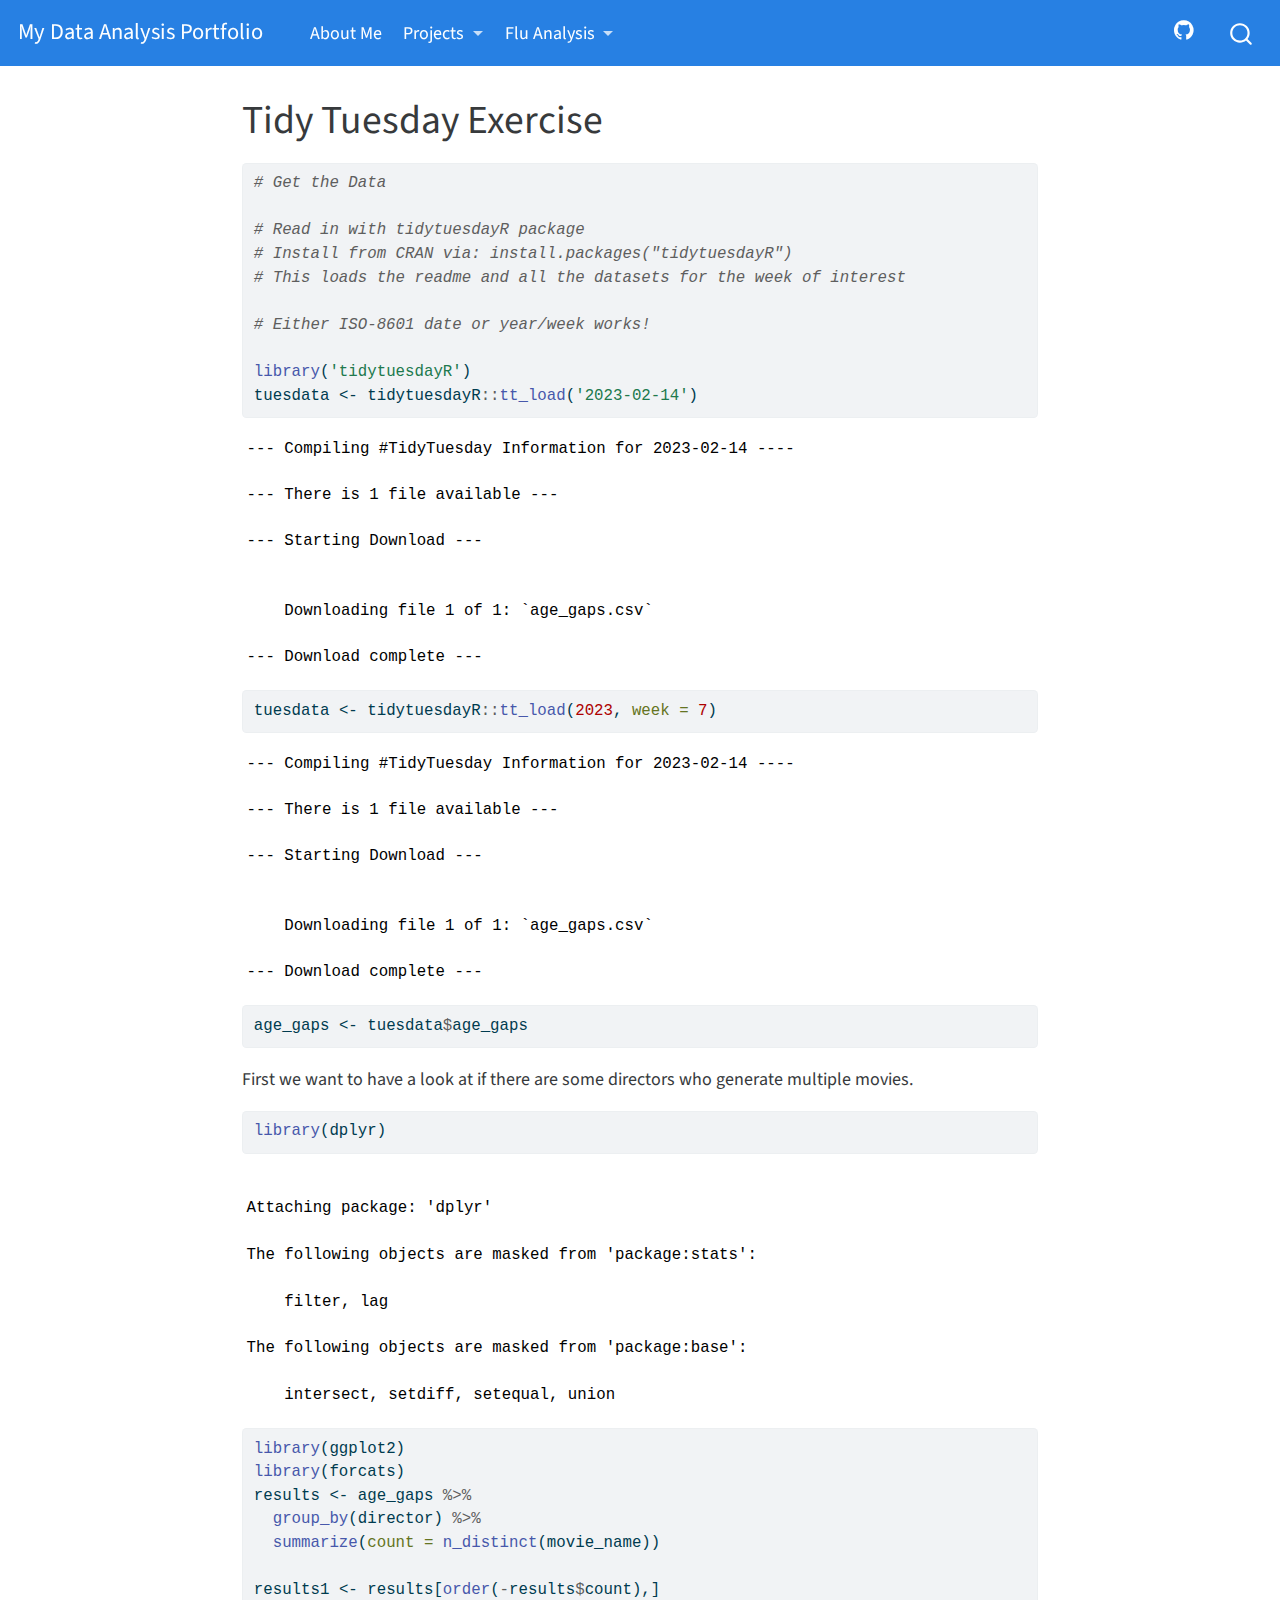
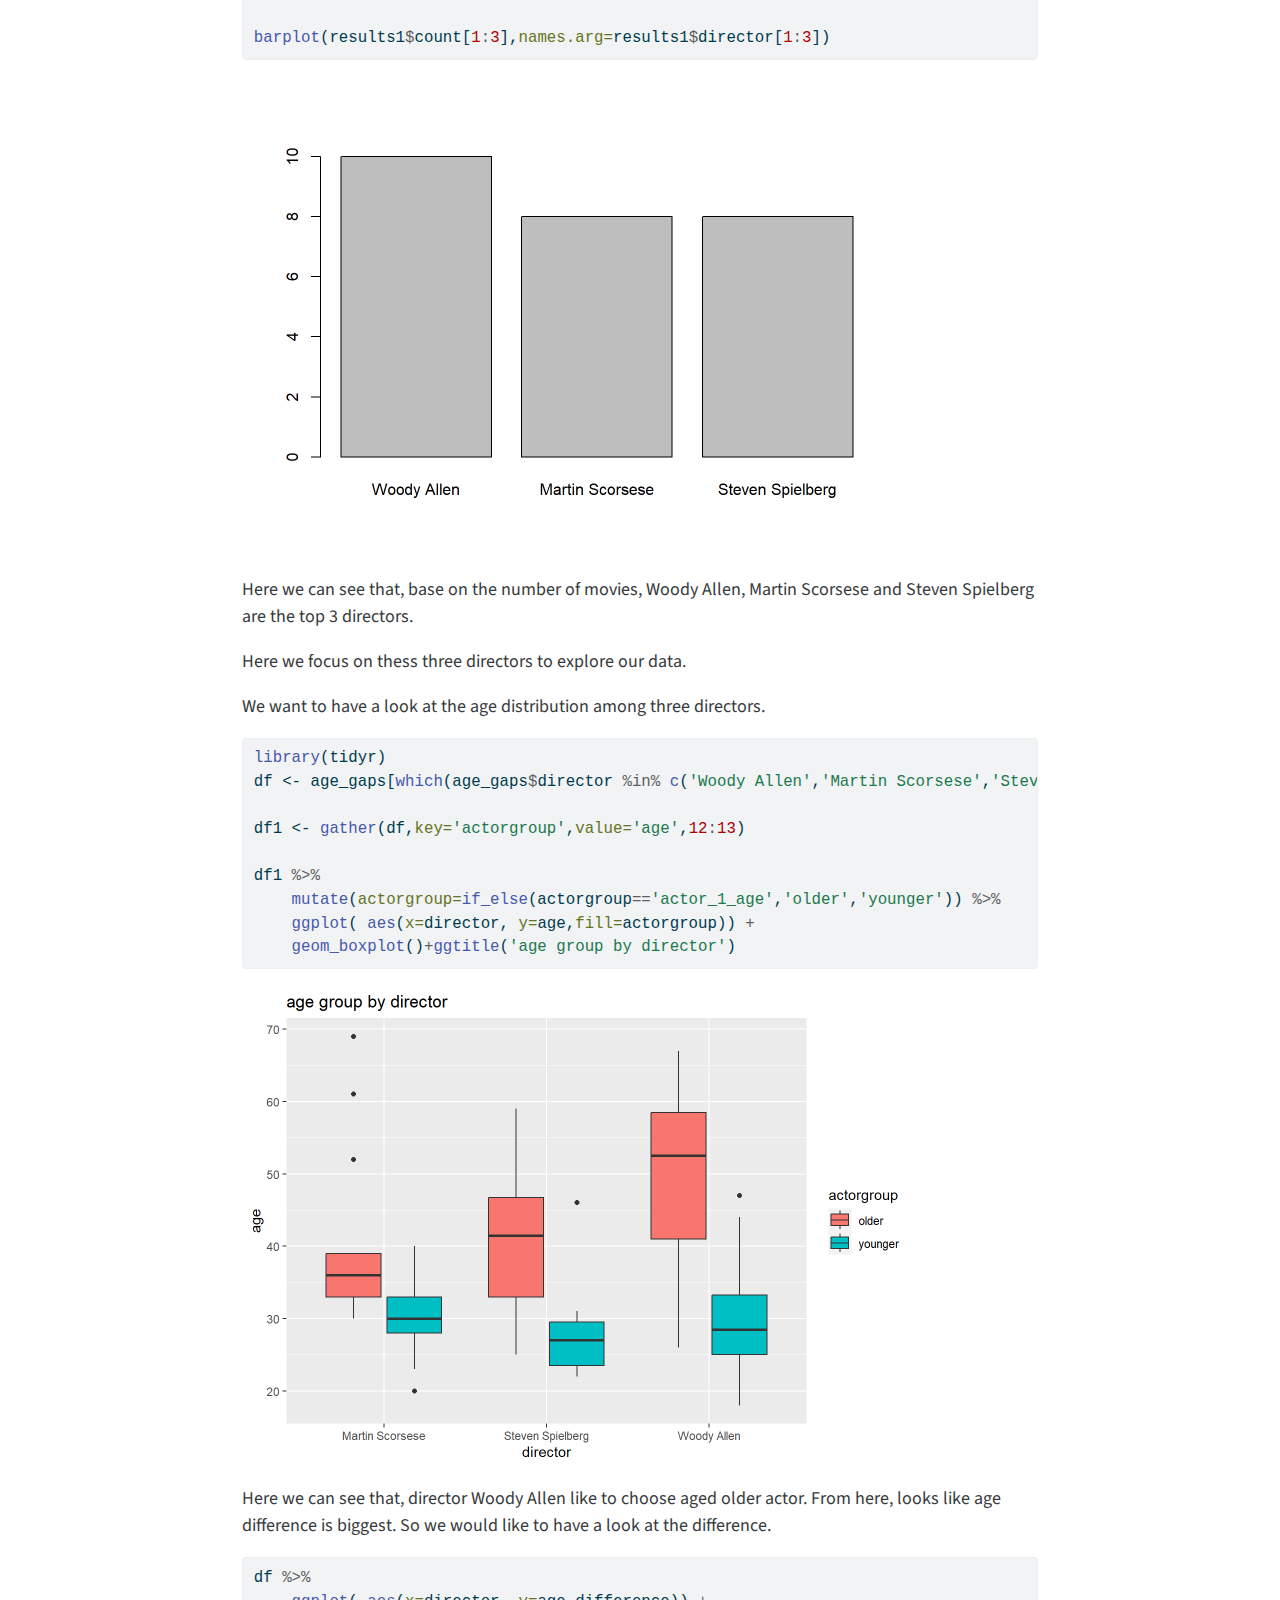
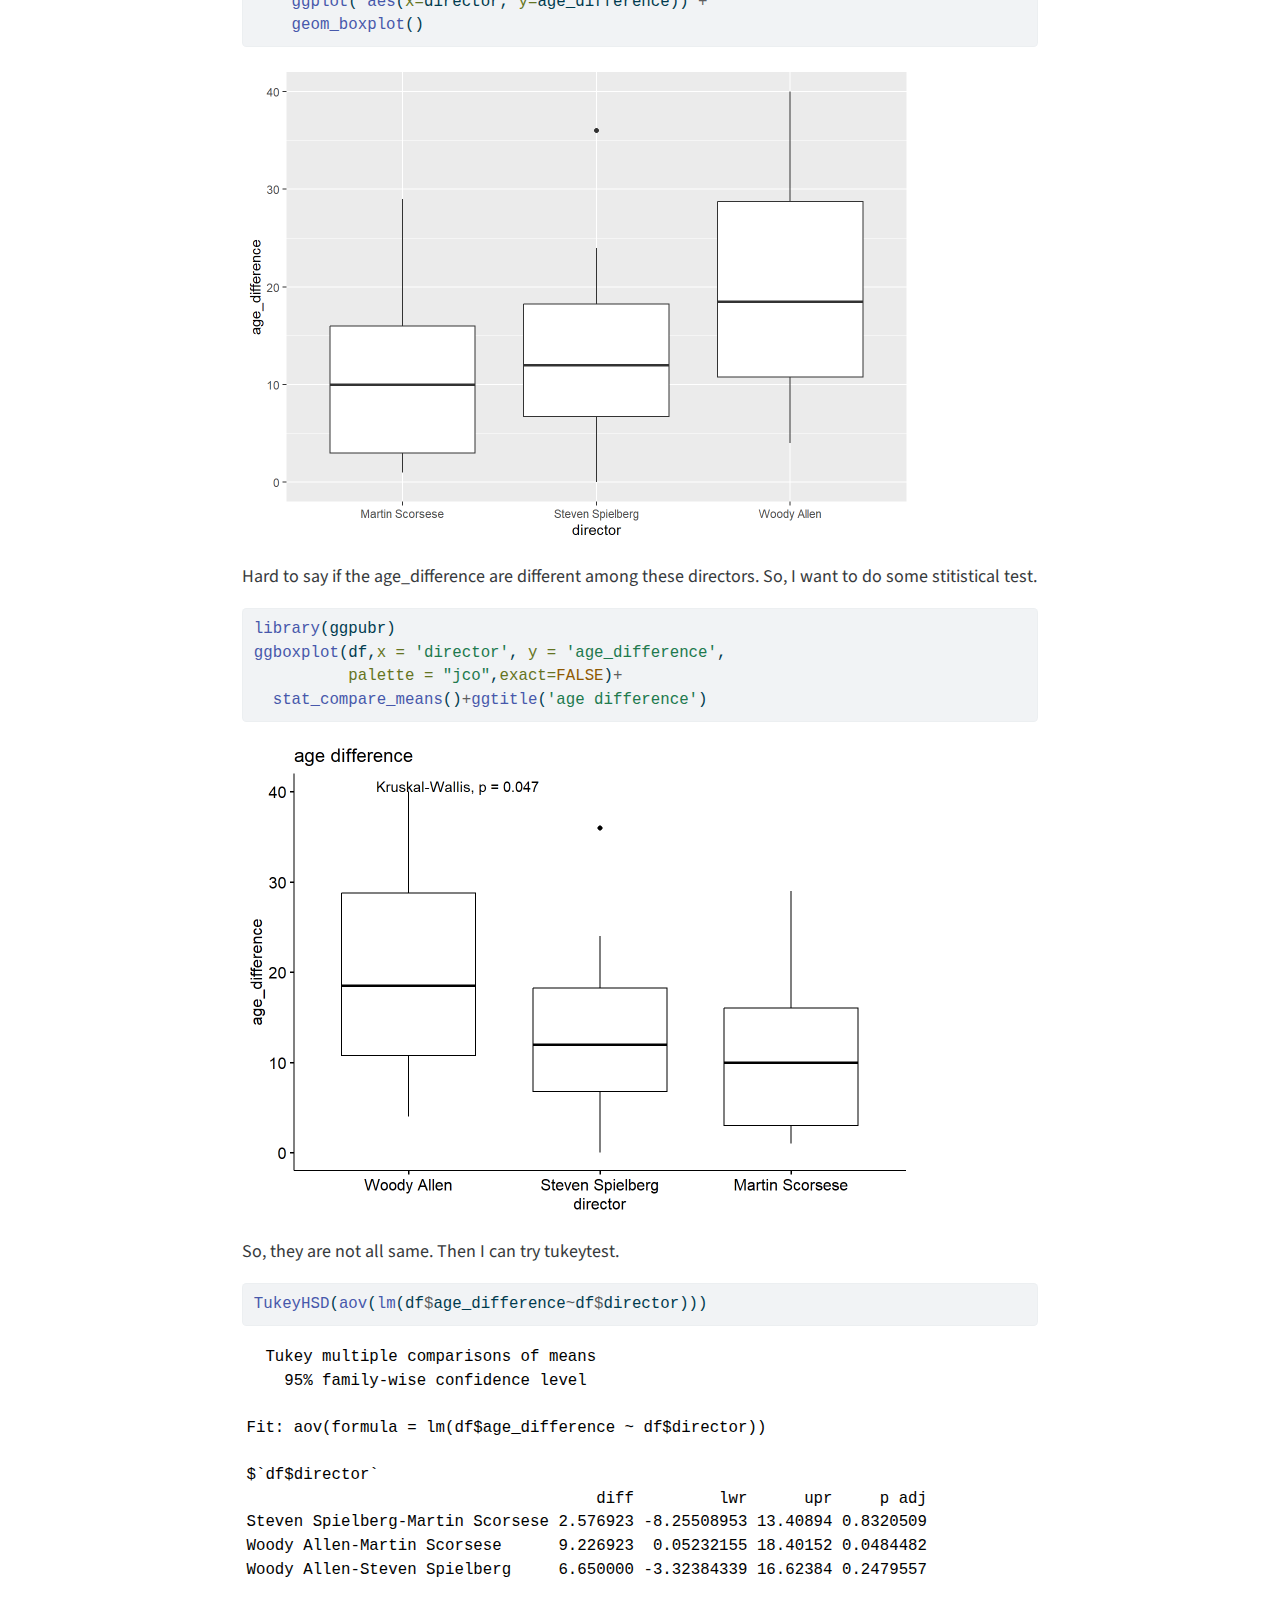
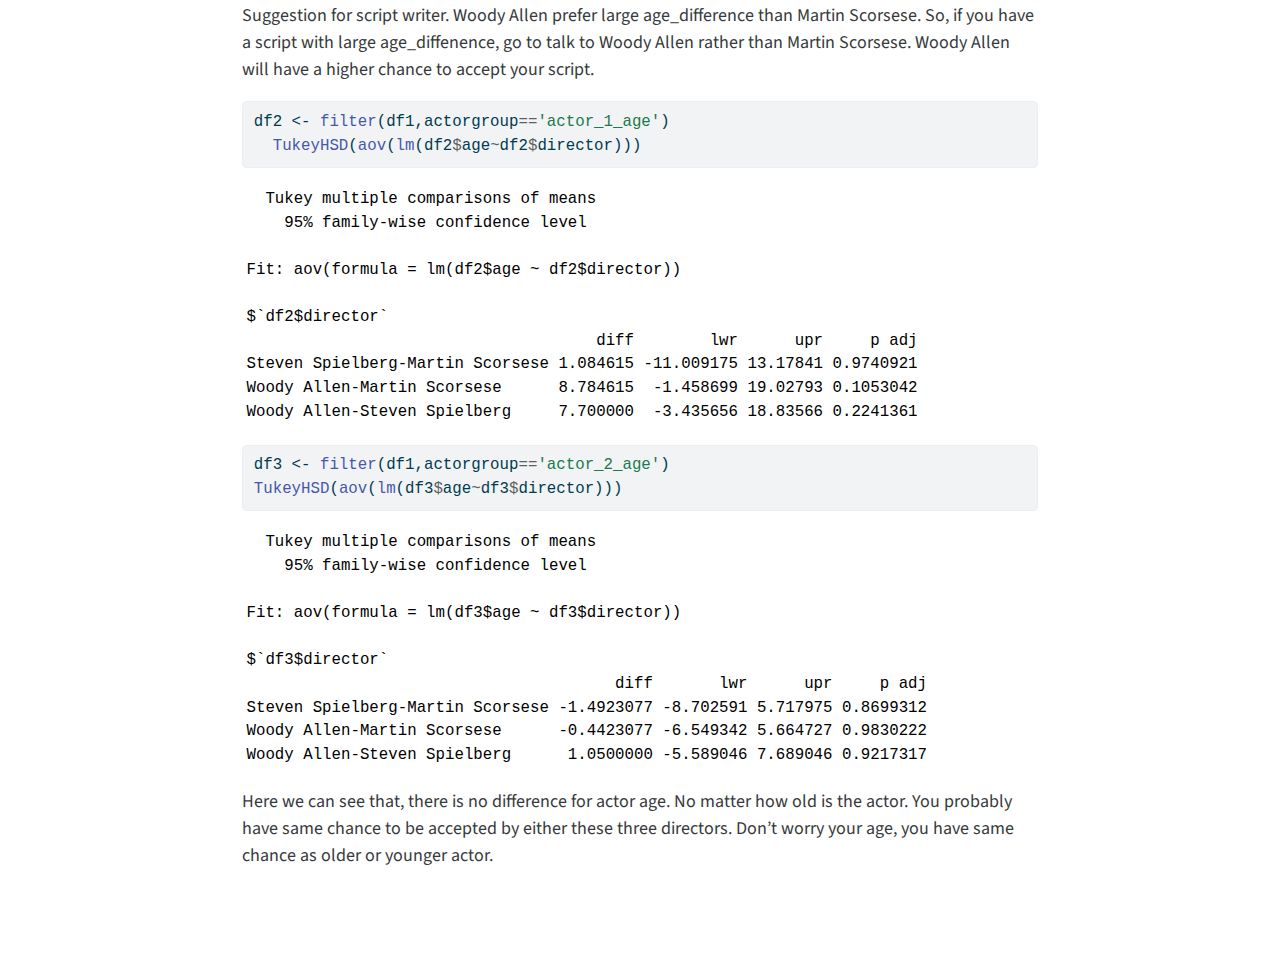
<file: docs/tidytuesday_exercise.html>
<!DOCTYPE html>
<html xmlns="http://www.w3.org/1999/xhtml" lang="en" xml:lang="en"><head>

<meta charset="utf-8">
<meta name="generator" content="quarto-1.2.313">

<meta name="viewport" content="width=device-width, initial-scale=1.0, user-scalable=yes">


<title>My Data Analysis Portfolio - Tidy Tuesday Exercise</title>
<style>
code{white-space: pre-wrap;}
span.smallcaps{font-variant: small-caps;}
div.columns{display: flex; gap: min(4vw, 1.5em);}
div.column{flex: auto; overflow-x: auto;}
div.hanging-indent{margin-left: 1.5em; text-indent: -1.5em;}
ul.task-list{list-style: none;}
ul.task-list li input[type="checkbox"] {
  width: 0.8em;
  margin: 0 0.8em 0.2em -1.6em;
  vertical-align: middle;
}
pre > code.sourceCode { white-space: pre; position: relative; }
pre > code.sourceCode > span { display: inline-block; line-height: 1.25; }
pre > code.sourceCode > span:empty { height: 1.2em; }
.sourceCode { overflow: visible; }
code.sourceCode > span { color: inherit; text-decoration: inherit; }
div.sourceCode { margin: 1em 0; }
pre.sourceCode { margin: 0; }
@media screen {
div.sourceCode { overflow: auto; }
}
@media print {
pre > code.sourceCode { white-space: pre-wrap; }
pre > code.sourceCode > span { text-indent: -5em; padding-left: 5em; }
}
pre.numberSource code
  { counter-reset: source-line 0; }
pre.numberSource code > span
  { position: relative; left: -4em; counter-increment: source-line; }
pre.numberSource code > span > a:first-child::before
  { content: counter(source-line);
    position: relative; left: -1em; text-align: right; vertical-align: baseline;
    border: none; display: inline-block;
    -webkit-touch-callout: none; -webkit-user-select: none;
    -khtml-user-select: none; -moz-user-select: none;
    -ms-user-select: none; user-select: none;
    padding: 0 4px; width: 4em;
    color: #aaaaaa;
  }
pre.numberSource { margin-left: 3em; border-left: 1px solid #aaaaaa;  padding-left: 4px; }
div.sourceCode
  {   }
@media screen {
pre > code.sourceCode > span > a:first-child::before { text-decoration: underline; }
}
code span.al { color: #ff0000; font-weight: bold; } /* Alert */
code span.an { color: #60a0b0; font-weight: bold; font-style: italic; } /* Annotation */
code span.at { color: #7d9029; } /* Attribute */
code span.bn { color: #40a070; } /* BaseN */
code span.bu { color: #008000; } /* BuiltIn */
code span.cf { color: #007020; font-weight: bold; } /* ControlFlow */
code span.ch { color: #4070a0; } /* Char */
code span.cn { color: #880000; } /* Constant */
code span.co { color: #60a0b0; font-style: italic; } /* Comment */
code span.cv { color: #60a0b0; font-weight: bold; font-style: italic; } /* CommentVar */
code span.do { color: #ba2121; font-style: italic; } /* Documentation */
code span.dt { color: #902000; } /* DataType */
code span.dv { color: #40a070; } /* DecVal */
code span.er { color: #ff0000; font-weight: bold; } /* Error */
code span.ex { } /* Extension */
code span.fl { color: #40a070; } /* Float */
code span.fu { color: #06287e; } /* Function */
code span.im { color: #008000; font-weight: bold; } /* Import */
code span.in { color: #60a0b0; font-weight: bold; font-style: italic; } /* Information */
code span.kw { color: #007020; font-weight: bold; } /* Keyword */
code span.op { color: #666666; } /* Operator */
code span.ot { color: #007020; } /* Other */
code span.pp { color: #bc7a00; } /* Preprocessor */
code span.sc { color: #4070a0; } /* SpecialChar */
code span.ss { color: #bb6688; } /* SpecialString */
code span.st { color: #4070a0; } /* String */
code span.va { color: #19177c; } /* Variable */
code span.vs { color: #4070a0; } /* VerbatimString */
code span.wa { color: #60a0b0; font-weight: bold; font-style: italic; } /* Warning */
</style>


<script src="site_libs/quarto-nav/quarto-nav.js"></script>
<script src="site_libs/quarto-nav/headroom.min.js"></script>
<script src="site_libs/clipboard/clipboard.min.js"></script>
<script src="site_libs/quarto-search/autocomplete.umd.js"></script>
<script src="site_libs/quarto-search/fuse.min.js"></script>
<script src="site_libs/quarto-search/quarto-search.js"></script>
<meta name="quarto:offset" content="./">
<script src="site_libs/quarto-html/quarto.js"></script>
<script src="site_libs/quarto-html/popper.min.js"></script>
<script src="site_libs/quarto-html/tippy.umd.min.js"></script>
<script src="site_libs/quarto-html/anchor.min.js"></script>
<link href="site_libs/quarto-html/tippy.css" rel="stylesheet">
<link href="site_libs/quarto-html/quarto-syntax-highlighting.css" rel="stylesheet" id="quarto-text-highlighting-styles">
<script src="site_libs/bootstrap/bootstrap.min.js"></script>
<link href="site_libs/bootstrap/bootstrap-icons.css" rel="stylesheet">
<link href="site_libs/bootstrap/bootstrap.min.css" rel="stylesheet" id="quarto-bootstrap" data-mode="light">
<script id="quarto-search-options" type="application/json">{
  "location": "navbar",
  "copy-button": false,
  "collapse-after": 3,
  "panel-placement": "end",
  "type": "overlay",
  "limit": 20,
  "language": {
    "search-no-results-text": "No results",
    "search-matching-documents-text": "matching documents",
    "search-copy-link-title": "Copy link to search",
    "search-hide-matches-text": "Hide additional matches",
    "search-more-match-text": "more match in this document",
    "search-more-matches-text": "more matches in this document",
    "search-clear-button-title": "Clear",
    "search-detached-cancel-button-title": "Cancel",
    "search-submit-button-title": "Submit"
  }
}</script>


<link rel="stylesheet" href="styles.css">
</head>

<body class="nav-fixed fullcontent">

<div id="quarto-search-results"></div>
  <header id="quarto-header" class="headroom fixed-top">
    <nav class="navbar navbar-expand-lg navbar-dark ">
      <div class="navbar-container container-fluid">
      <div class="navbar-brand-container">
    <a class="navbar-brand" href="./index.html">
    <span class="navbar-title">My Data Analysis Portfolio</span>
    </a>
  </div>
          <button class="navbar-toggler" type="button" data-bs-toggle="collapse" data-bs-target="#navbarCollapse" aria-controls="navbarCollapse" aria-expanded="false" aria-label="Toggle navigation" onclick="if (window.quartoToggleHeadroom) { window.quartoToggleHeadroom(); }">
  <span class="navbar-toggler-icon"></span>
</button>
          <div class="collapse navbar-collapse" id="navbarCollapse">
            <ul class="navbar-nav navbar-nav-scroll me-auto">
  <li class="nav-item">
    <a class="nav-link" href="././aboutme.html">
 <span class="menu-text">About Me</span></a>
  </li>  
  <li class="nav-item dropdown ">
    <a class="nav-link dropdown-toggle" href="#" id="nav-menu-projects" role="button" data-bs-toggle="dropdown" aria-expanded="false">
 <span class="menu-text">Projects</span>
    </a>
    <ul class="dropdown-menu" aria-labelledby="nav-menu-projects">    
        <li>
    <a class="dropdown-item" href="././coding_exercise.html">
 <span class="dropdown-text">R Coding Exercise</span></a>
  </li>  
        <li>
    <a class="dropdown-item" href="././visualization_exercise.html">
 <span class="dropdown-text">Visualization Exercise</span></a>
  </li>  
        <li>
    <a class="dropdown-item" href="././tidytuesday_exercise.html">
 <span class="dropdown-text">Tidy Tuesday Exercise</span></a>
  </li>  
        <li>
    <a class="dropdown-item" href="././dataanalysis_exercise.html">
 <span class="dropdown-text">Data Analysis Exercise</span></a>
  </li>  
    </ul>
  </li>
  <li class="nav-item dropdown ">
    <a class="nav-link dropdown-toggle" href="#" id="nav-menu-flu-analysis" role="button" data-bs-toggle="dropdown" aria-expanded="false">
 <span class="menu-text">Flu Analysis</span>
    </a>
    <ul class="dropdown-menu" aria-labelledby="nav-menu-flu-analysis">    
        <li>
    <a class="dropdown-item" href="././fluanalysis/code/exploration.html">
 <span class="dropdown-text">Exploration</span></a>
  </li>  
        <li>
    <a class="dropdown-item" href="././fluanalysis/code/wrangling.html">
 <span class="dropdown-text">Wrangling</span></a>
  </li>  
        <li>
    <a class="dropdown-item" href="././fluanalysis/code/fitting.html">
 <span class="dropdown-text">Fitting</span></a>
  </li>  
        <li>
    <a class="dropdown-item" href="././fluanalysis/code/modeleval.html">
 <span class="dropdown-text">Model Evaluation</span></a>
  </li>  
        <li>
    <a class="dropdown-item" href="././fluanalysis/code/machinelearning.html">
 <span class="dropdown-text">Machine Learning</span></a>
  </li>  
    </ul>
  </li>
</ul>
            <ul class="navbar-nav navbar-nav-scroll ms-auto">
  <li class="nav-item compact">
    <a class="nav-link" href="./URL-TO-THIS-REPOSITORY-HERE"><i class="bi bi-github" role="img">
</i> 
 <span class="menu-text"></span></a>
  </li>  
</ul>
              <div id="quarto-search" class="" title="Search"></div>
          </div> <!-- /navcollapse -->
      </div> <!-- /container-fluid -->
    </nav>
</header>
<!-- content -->
<div id="quarto-content" class="quarto-container page-columns page-rows-contents page-layout-article page-navbar">
<!-- sidebar -->
<!-- margin-sidebar -->
    
<!-- main -->
<main class="content" id="quarto-document-content">

<header id="title-block-header" class="quarto-title-block default">
<div class="quarto-title">
<h1 class="title">Tidy Tuesday Exercise</h1>
</div>



<div class="quarto-title-meta">

    
  
    
  </div>
  

</header>

<div class="cell">
<div class="sourceCode cell-code" id="cb1"><pre class="sourceCode r code-with-copy"><code class="sourceCode r"><span id="cb1-1"><a href="#cb1-1" aria-hidden="true" tabindex="-1"></a><span class="co"># Get the Data</span></span>
<span id="cb1-2"><a href="#cb1-2" aria-hidden="true" tabindex="-1"></a></span>
<span id="cb1-3"><a href="#cb1-3" aria-hidden="true" tabindex="-1"></a><span class="co"># Read in with tidytuesdayR package </span></span>
<span id="cb1-4"><a href="#cb1-4" aria-hidden="true" tabindex="-1"></a><span class="co"># Install from CRAN via: install.packages("tidytuesdayR")</span></span>
<span id="cb1-5"><a href="#cb1-5" aria-hidden="true" tabindex="-1"></a><span class="co"># This loads the readme and all the datasets for the week of interest</span></span>
<span id="cb1-6"><a href="#cb1-6" aria-hidden="true" tabindex="-1"></a></span>
<span id="cb1-7"><a href="#cb1-7" aria-hidden="true" tabindex="-1"></a><span class="co"># Either ISO-8601 date or year/week works!</span></span>
<span id="cb1-8"><a href="#cb1-8" aria-hidden="true" tabindex="-1"></a></span>
<span id="cb1-9"><a href="#cb1-9" aria-hidden="true" tabindex="-1"></a><span class="fu">library</span>(<span class="st">'tidytuesdayR'</span>)</span>
<span id="cb1-10"><a href="#cb1-10" aria-hidden="true" tabindex="-1"></a>tuesdata <span class="ot">&lt;-</span> tidytuesdayR<span class="sc">::</span><span class="fu">tt_load</span>(<span class="st">'2023-02-14'</span>)</span></code><button title="Copy to Clipboard" class="code-copy-button"><i class="bi"></i></button></pre></div>
<div class="cell-output cell-output-stderr">
<pre><code>--- Compiling #TidyTuesday Information for 2023-02-14 ----</code></pre>
</div>
<div class="cell-output cell-output-stderr">
<pre><code>--- There is 1 file available ---</code></pre>
</div>
<div class="cell-output cell-output-stderr">
<pre><code>--- Starting Download ---</code></pre>
</div>
<div class="cell-output cell-output-stdout">
<pre><code>
    Downloading file 1 of 1: `age_gaps.csv`</code></pre>
</div>
<div class="cell-output cell-output-stderr">
<pre><code>--- Download complete ---</code></pre>
</div>
<div class="sourceCode cell-code" id="cb7"><pre class="sourceCode r code-with-copy"><code class="sourceCode r"><span id="cb7-1"><a href="#cb7-1" aria-hidden="true" tabindex="-1"></a>tuesdata <span class="ot">&lt;-</span> tidytuesdayR<span class="sc">::</span><span class="fu">tt_load</span>(<span class="dv">2023</span>, <span class="at">week =</span> <span class="dv">7</span>)</span></code><button title="Copy to Clipboard" class="code-copy-button"><i class="bi"></i></button></pre></div>
<div class="cell-output cell-output-stderr">
<pre><code>--- Compiling #TidyTuesday Information for 2023-02-14 ----</code></pre>
</div>
<div class="cell-output cell-output-stderr">
<pre><code>--- There is 1 file available ---</code></pre>
</div>
<div class="cell-output cell-output-stderr">
<pre><code>--- Starting Download ---</code></pre>
</div>
<div class="cell-output cell-output-stdout">
<pre><code>
    Downloading file 1 of 1: `age_gaps.csv`</code></pre>
</div>
<div class="cell-output cell-output-stderr">
<pre><code>--- Download complete ---</code></pre>
</div>
<div class="sourceCode cell-code" id="cb13"><pre class="sourceCode r code-with-copy"><code class="sourceCode r"><span id="cb13-1"><a href="#cb13-1" aria-hidden="true" tabindex="-1"></a>age_gaps <span class="ot">&lt;-</span> tuesdata<span class="sc">$</span>age_gaps</span></code><button title="Copy to Clipboard" class="code-copy-button"><i class="bi"></i></button></pre></div>
</div>
<p>First we want to have a look at if there are some directors who generate multiple movies.</p>
<div class="cell">
<div class="sourceCode cell-code" id="cb14"><pre class="sourceCode r code-with-copy"><code class="sourceCode r"><span id="cb14-1"><a href="#cb14-1" aria-hidden="true" tabindex="-1"></a><span class="fu">library</span>(dplyr)</span></code><button title="Copy to Clipboard" class="code-copy-button"><i class="bi"></i></button></pre></div>
<div class="cell-output cell-output-stderr">
<pre><code>
Attaching package: 'dplyr'</code></pre>
</div>
<div class="cell-output cell-output-stderr">
<pre><code>The following objects are masked from 'package:stats':

    filter, lag</code></pre>
</div>
<div class="cell-output cell-output-stderr">
<pre><code>The following objects are masked from 'package:base':

    intersect, setdiff, setequal, union</code></pre>
</div>
<div class="sourceCode cell-code" id="cb18"><pre class="sourceCode r code-with-copy"><code class="sourceCode r"><span id="cb18-1"><a href="#cb18-1" aria-hidden="true" tabindex="-1"></a><span class="fu">library</span>(ggplot2)</span>
<span id="cb18-2"><a href="#cb18-2" aria-hidden="true" tabindex="-1"></a><span class="fu">library</span>(forcats)</span>
<span id="cb18-3"><a href="#cb18-3" aria-hidden="true" tabindex="-1"></a>results <span class="ot">&lt;-</span> age_gaps <span class="sc">%&gt;%</span></span>
<span id="cb18-4"><a href="#cb18-4" aria-hidden="true" tabindex="-1"></a>  <span class="fu">group_by</span>(director) <span class="sc">%&gt;%</span></span>
<span id="cb18-5"><a href="#cb18-5" aria-hidden="true" tabindex="-1"></a>  <span class="fu">summarize</span>(<span class="at">count =</span> <span class="fu">n_distinct</span>(movie_name))</span>
<span id="cb18-6"><a href="#cb18-6" aria-hidden="true" tabindex="-1"></a></span>
<span id="cb18-7"><a href="#cb18-7" aria-hidden="true" tabindex="-1"></a>results1 <span class="ot">&lt;-</span> results[<span class="fu">order</span>(<span class="sc">-</span>results<span class="sc">$</span>count),]</span>
<span id="cb18-8"><a href="#cb18-8" aria-hidden="true" tabindex="-1"></a></span>
<span id="cb18-9"><a href="#cb18-9" aria-hidden="true" tabindex="-1"></a><span class="fu">barplot</span>(results1<span class="sc">$</span>count[<span class="dv">1</span><span class="sc">:</span><span class="dv">3</span>],<span class="at">names.arg=</span>results1<span class="sc">$</span>director[<span class="dv">1</span><span class="sc">:</span><span class="dv">3</span>])</span></code><button title="Copy to Clipboard" class="code-copy-button"><i class="bi"></i></button></pre></div>
<div class="cell-output-display">
<p><img src="tidytuesday_exercise_files/figure-html/unnamed-chunk-2-1.png" class="img-fluid" width="672"></p>
</div>
</div>
<p>Here we can see that, base on the number of movies, Woody Allen, Martin Scorsese and Steven Spielberg are the top 3 directors.</p>
<p>Here we focus on thess three directors to explore our data.</p>
<p>We want to have a look at the age distribution among three directors.</p>
<div class="cell">
<div class="sourceCode cell-code" id="cb19"><pre class="sourceCode r code-with-copy"><code class="sourceCode r"><span id="cb19-1"><a href="#cb19-1" aria-hidden="true" tabindex="-1"></a><span class="fu">library</span>(tidyr)</span>
<span id="cb19-2"><a href="#cb19-2" aria-hidden="true" tabindex="-1"></a>df <span class="ot">&lt;-</span> age_gaps[<span class="fu">which</span>(age_gaps<span class="sc">$</span>director <span class="sc">%in%</span> <span class="fu">c</span>(<span class="st">'Woody Allen'</span>,<span class="st">'Martin Scorsese'</span>,<span class="st">'Steven Spielberg'</span>)),]</span>
<span id="cb19-3"><a href="#cb19-3" aria-hidden="true" tabindex="-1"></a></span>
<span id="cb19-4"><a href="#cb19-4" aria-hidden="true" tabindex="-1"></a>df1 <span class="ot">&lt;-</span> <span class="fu">gather</span>(df,<span class="at">key=</span><span class="st">'actorgroup'</span>,<span class="at">value=</span><span class="st">'age'</span>,<span class="dv">12</span><span class="sc">:</span><span class="dv">13</span>) </span>
<span id="cb19-5"><a href="#cb19-5" aria-hidden="true" tabindex="-1"></a></span>
<span id="cb19-6"><a href="#cb19-6" aria-hidden="true" tabindex="-1"></a>df1 <span class="sc">%&gt;%</span> </span>
<span id="cb19-7"><a href="#cb19-7" aria-hidden="true" tabindex="-1"></a>    <span class="fu">mutate</span>(<span class="at">actorgroup=</span><span class="fu">if_else</span>(actorgroup<span class="sc">==</span><span class="st">'actor_1_age'</span>,<span class="st">'older'</span>,<span class="st">'younger'</span>)) <span class="sc">%&gt;%</span></span>
<span id="cb19-8"><a href="#cb19-8" aria-hidden="true" tabindex="-1"></a>    <span class="fu">ggplot</span>( <span class="fu">aes</span>(<span class="at">x=</span>director, <span class="at">y=</span>age,<span class="at">fill=</span>actorgroup)) <span class="sc">+</span> </span>
<span id="cb19-9"><a href="#cb19-9" aria-hidden="true" tabindex="-1"></a>    <span class="fu">geom_boxplot</span>()<span class="sc">+</span><span class="fu">ggtitle</span>(<span class="st">'age group by director'</span>)</span></code><button title="Copy to Clipboard" class="code-copy-button"><i class="bi"></i></button></pre></div>
<div class="cell-output-display">
<p><img src="tidytuesday_exercise_files/figure-html/unnamed-chunk-3-1.png" class="img-fluid" width="672"></p>
</div>
</div>
<p>Here we can see that, director Woody Allen like to choose aged older actor. From here, looks like age difference is biggest. So we would like to have a look at the difference.</p>
<div class="cell">
<div class="sourceCode cell-code" id="cb20"><pre class="sourceCode r code-with-copy"><code class="sourceCode r"><span id="cb20-1"><a href="#cb20-1" aria-hidden="true" tabindex="-1"></a>df <span class="sc">%&gt;%</span></span>
<span id="cb20-2"><a href="#cb20-2" aria-hidden="true" tabindex="-1"></a>    <span class="fu">ggplot</span>( <span class="fu">aes</span>(<span class="at">x=</span>director, <span class="at">y=</span>age_difference)) <span class="sc">+</span> </span>
<span id="cb20-3"><a href="#cb20-3" aria-hidden="true" tabindex="-1"></a>    <span class="fu">geom_boxplot</span>()</span></code><button title="Copy to Clipboard" class="code-copy-button"><i class="bi"></i></button></pre></div>
<div class="cell-output-display">
<p><img src="tidytuesday_exercise_files/figure-html/unnamed-chunk-4-1.png" class="img-fluid" width="672"></p>
</div>
</div>
<p>Hard to say if the age_difference are different among these directors. So, I want to do some stitistical test.</p>
<div class="cell">
<div class="sourceCode cell-code" id="cb21"><pre class="sourceCode r code-with-copy"><code class="sourceCode r"><span id="cb21-1"><a href="#cb21-1" aria-hidden="true" tabindex="-1"></a><span class="fu">library</span>(ggpubr)</span>
<span id="cb21-2"><a href="#cb21-2" aria-hidden="true" tabindex="-1"></a><span class="fu">ggboxplot</span>(df,<span class="at">x =</span> <span class="st">'director'</span>, <span class="at">y =</span> <span class="st">'age_difference'</span>,</span>
<span id="cb21-3"><a href="#cb21-3" aria-hidden="true" tabindex="-1"></a>          <span class="at">palette =</span> <span class="st">"jco"</span>,<span class="at">exact=</span><span class="cn">FALSE</span>)<span class="sc">+</span> </span>
<span id="cb21-4"><a href="#cb21-4" aria-hidden="true" tabindex="-1"></a>  <span class="fu">stat_compare_means</span>()<span class="sc">+</span><span class="fu">ggtitle</span>(<span class="st">'age difference'</span>)</span></code><button title="Copy to Clipboard" class="code-copy-button"><i class="bi"></i></button></pre></div>
<div class="cell-output-display">
<p><img src="tidytuesday_exercise_files/figure-html/unnamed-chunk-5-1.png" class="img-fluid" width="672"></p>
</div>
</div>
<p>So, they are not all same. Then I can try tukeytest.</p>
<div class="cell">
<div class="sourceCode cell-code" id="cb22"><pre class="sourceCode r code-with-copy"><code class="sourceCode r"><span id="cb22-1"><a href="#cb22-1" aria-hidden="true" tabindex="-1"></a><span class="fu">TukeyHSD</span>(<span class="fu">aov</span>(<span class="fu">lm</span>(df<span class="sc">$</span>age_difference<span class="sc">~</span>df<span class="sc">$</span>director)))</span></code><button title="Copy to Clipboard" class="code-copy-button"><i class="bi"></i></button></pre></div>
<div class="cell-output cell-output-stdout">
<pre><code>  Tukey multiple comparisons of means
    95% family-wise confidence level

Fit: aov(formula = lm(df$age_difference ~ df$director))

$`df$director`
                                     diff         lwr      upr     p adj
Steven Spielberg-Martin Scorsese 2.576923 -8.25508953 13.40894 0.8320509
Woody Allen-Martin Scorsese      9.226923  0.05232155 18.40152 0.0484482
Woody Allen-Steven Spielberg     6.650000 -3.32384339 16.62384 0.2479557</code></pre>
</div>
</div>
<p>Suggestion for script writer. Woody Allen prefer large age_difference than Martin Scorsese. So, if you have a script with large age_diffenence, go to talk to Woody Allen rather than Martin Scorsese. Woody Allen will have a higher chance to accept your script.</p>
<div class="cell">
<div class="sourceCode cell-code" id="cb24"><pre class="sourceCode r code-with-copy"><code class="sourceCode r"><span id="cb24-1"><a href="#cb24-1" aria-hidden="true" tabindex="-1"></a>df2 <span class="ot">&lt;-</span> <span class="fu">filter</span>(df1,actorgroup<span class="sc">==</span><span class="st">'actor_1_age'</span>)</span>
<span id="cb24-2"><a href="#cb24-2" aria-hidden="true" tabindex="-1"></a>  <span class="fu">TukeyHSD</span>(<span class="fu">aov</span>(<span class="fu">lm</span>(df2<span class="sc">$</span>age<span class="sc">~</span>df2<span class="sc">$</span>director)))</span></code><button title="Copy to Clipboard" class="code-copy-button"><i class="bi"></i></button></pre></div>
<div class="cell-output cell-output-stdout">
<pre><code>  Tukey multiple comparisons of means
    95% family-wise confidence level

Fit: aov(formula = lm(df2$age ~ df2$director))

$`df2$director`
                                     diff        lwr      upr     p adj
Steven Spielberg-Martin Scorsese 1.084615 -11.009175 13.17841 0.9740921
Woody Allen-Martin Scorsese      8.784615  -1.458699 19.02793 0.1053042
Woody Allen-Steven Spielberg     7.700000  -3.435656 18.83566 0.2241361</code></pre>
</div>
<div class="sourceCode cell-code" id="cb26"><pre class="sourceCode r code-with-copy"><code class="sourceCode r"><span id="cb26-1"><a href="#cb26-1" aria-hidden="true" tabindex="-1"></a>df3 <span class="ot">&lt;-</span> <span class="fu">filter</span>(df1,actorgroup<span class="sc">==</span><span class="st">'actor_2_age'</span>)</span>
<span id="cb26-2"><a href="#cb26-2" aria-hidden="true" tabindex="-1"></a><span class="fu">TukeyHSD</span>(<span class="fu">aov</span>(<span class="fu">lm</span>(df3<span class="sc">$</span>age<span class="sc">~</span>df3<span class="sc">$</span>director)))</span></code><button title="Copy to Clipboard" class="code-copy-button"><i class="bi"></i></button></pre></div>
<div class="cell-output cell-output-stdout">
<pre><code>  Tukey multiple comparisons of means
    95% family-wise confidence level

Fit: aov(formula = lm(df3$age ~ df3$director))

$`df3$director`
                                       diff       lwr      upr     p adj
Steven Spielberg-Martin Scorsese -1.4923077 -8.702591 5.717975 0.8699312
Woody Allen-Martin Scorsese      -0.4423077 -6.549342 5.664727 0.9830222
Woody Allen-Steven Spielberg      1.0500000 -5.589046 7.689046 0.9217317</code></pre>
</div>
</div>
<p>Here we can see that, there is no difference for actor age. No matter how old is the actor. You probably have same chance to be accepted by either these three directors. Don’t worry your age, you have same chance as older or younger actor.</p>



</main> <!-- /main -->
<script id="quarto-html-after-body" type="application/javascript">
window.document.addEventListener("DOMContentLoaded", function (event) {
  const toggleBodyColorMode = (bsSheetEl) => {
    const mode = bsSheetEl.getAttribute("data-mode");
    const bodyEl = window.document.querySelector("body");
    if (mode === "dark") {
      bodyEl.classList.add("quarto-dark");
      bodyEl.classList.remove("quarto-light");
    } else {
      bodyEl.classList.add("quarto-light");
      bodyEl.classList.remove("quarto-dark");
    }
  }
  const toggleBodyColorPrimary = () => {
    const bsSheetEl = window.document.querySelector("link#quarto-bootstrap");
    if (bsSheetEl) {
      toggleBodyColorMode(bsSheetEl);
    }
  }
  toggleBodyColorPrimary();  
  const icon = "";
  const anchorJS = new window.AnchorJS();
  anchorJS.options = {
    placement: 'right',
    icon: icon
  };
  anchorJS.add('.anchored');
  const clipboard = new window.ClipboardJS('.code-copy-button', {
    target: function(trigger) {
      return trigger.previousElementSibling;
    }
  });
  clipboard.on('success', function(e) {
    // button target
    const button = e.trigger;
    // don't keep focus
    button.blur();
    // flash "checked"
    button.classList.add('code-copy-button-checked');
    var currentTitle = button.getAttribute("title");
    button.setAttribute("title", "Copied!");
    let tooltip;
    if (window.bootstrap) {
      button.setAttribute("data-bs-toggle", "tooltip");
      button.setAttribute("data-bs-placement", "left");
      button.setAttribute("data-bs-title", "Copied!");
      tooltip = new bootstrap.Tooltip(button, 
        { trigger: "manual", 
          customClass: "code-copy-button-tooltip",
          offset: [0, -8]});
      tooltip.show();    
    }
    setTimeout(function() {
      if (tooltip) {
        tooltip.hide();
        button.removeAttribute("data-bs-title");
        button.removeAttribute("data-bs-toggle");
        button.removeAttribute("data-bs-placement");
      }
      button.setAttribute("title", currentTitle);
      button.classList.remove('code-copy-button-checked');
    }, 1000);
    // clear code selection
    e.clearSelection();
  });
  function tippyHover(el, contentFn) {
    const config = {
      allowHTML: true,
      content: contentFn,
      maxWidth: 500,
      delay: 100,
      arrow: false,
      appendTo: function(el) {
          return el.parentElement;
      },
      interactive: true,
      interactiveBorder: 10,
      theme: 'quarto',
      placement: 'bottom-start'
    };
    window.tippy(el, config); 
  }
  const noterefs = window.document.querySelectorAll('a[role="doc-noteref"]');
  for (var i=0; i<noterefs.length; i++) {
    const ref = noterefs[i];
    tippyHover(ref, function() {
      // use id or data attribute instead here
      let href = ref.getAttribute('data-footnote-href') || ref.getAttribute('href');
      try { href = new URL(href).hash; } catch {}
      const id = href.replace(/^#\/?/, "");
      const note = window.document.getElementById(id);
      return note.innerHTML;
    });
  }
  const findCites = (el) => {
    const parentEl = el.parentElement;
    if (parentEl) {
      const cites = parentEl.dataset.cites;
      if (cites) {
        return {
          el,
          cites: cites.split(' ')
        };
      } else {
        return findCites(el.parentElement)
      }
    } else {
      return undefined;
    }
  };
  var bibliorefs = window.document.querySelectorAll('a[role="doc-biblioref"]');
  for (var i=0; i<bibliorefs.length; i++) {
    const ref = bibliorefs[i];
    const citeInfo = findCites(ref);
    if (citeInfo) {
      tippyHover(citeInfo.el, function() {
        var popup = window.document.createElement('div');
        citeInfo.cites.forEach(function(cite) {
          var citeDiv = window.document.createElement('div');
          citeDiv.classList.add('hanging-indent');
          citeDiv.classList.add('csl-entry');
          var biblioDiv = window.document.getElementById('ref-' + cite);
          if (biblioDiv) {
            citeDiv.innerHTML = biblioDiv.innerHTML;
          }
          popup.appendChild(citeDiv);
        });
        return popup.innerHTML;
      });
    }
  }
});
</script>
</div> <!-- /content -->



</body></html>
</file>
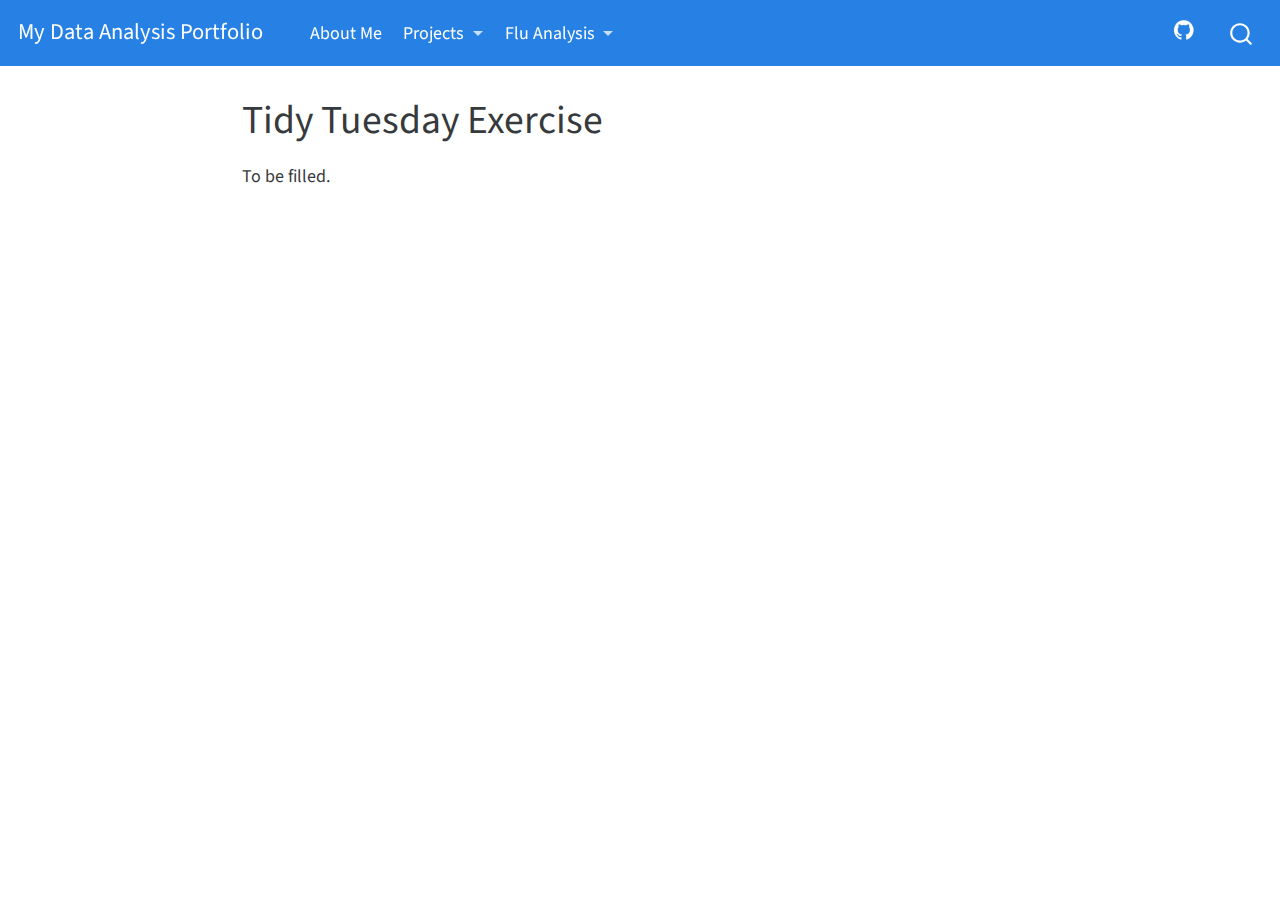
<file: docs/tidytuesday_exercise2.html>
<!DOCTYPE html>
<html xmlns="http://www.w3.org/1999/xhtml" lang="en" xml:lang="en"><head>

<meta charset="utf-8">
<meta name="generator" content="quarto-1.2.313">

<meta name="viewport" content="width=device-width, initial-scale=1.0, user-scalable=yes">


<title>My Data Analysis Portfolio - Tidy Tuesday Exercise</title>
<style>
code{white-space: pre-wrap;}
span.smallcaps{font-variant: small-caps;}
div.columns{display: flex; gap: min(4vw, 1.5em);}
div.column{flex: auto; overflow-x: auto;}
div.hanging-indent{margin-left: 1.5em; text-indent: -1.5em;}
ul.task-list{list-style: none;}
ul.task-list li input[type="checkbox"] {
  width: 0.8em;
  margin: 0 0.8em 0.2em -1.6em;
  vertical-align: middle;
}
</style>


<script src="site_libs/quarto-nav/quarto-nav.js"></script>
<script src="site_libs/quarto-nav/headroom.min.js"></script>
<script src="site_libs/clipboard/clipboard.min.js"></script>
<script src="site_libs/quarto-search/autocomplete.umd.js"></script>
<script src="site_libs/quarto-search/fuse.min.js"></script>
<script src="site_libs/quarto-search/quarto-search.js"></script>
<meta name="quarto:offset" content="./">
<script src="site_libs/quarto-html/quarto.js"></script>
<script src="site_libs/quarto-html/popper.min.js"></script>
<script src="site_libs/quarto-html/tippy.umd.min.js"></script>
<script src="site_libs/quarto-html/anchor.min.js"></script>
<link href="site_libs/quarto-html/tippy.css" rel="stylesheet">
<link href="site_libs/quarto-html/quarto-syntax-highlighting.css" rel="stylesheet" id="quarto-text-highlighting-styles">
<script src="site_libs/bootstrap/bootstrap.min.js"></script>
<link href="site_libs/bootstrap/bootstrap-icons.css" rel="stylesheet">
<link href="site_libs/bootstrap/bootstrap.min.css" rel="stylesheet" id="quarto-bootstrap" data-mode="light">
<script id="quarto-search-options" type="application/json">{
  "location": "navbar",
  "copy-button": false,
  "collapse-after": 3,
  "panel-placement": "end",
  "type": "overlay",
  "limit": 20,
  "language": {
    "search-no-results-text": "No results",
    "search-matching-documents-text": "matching documents",
    "search-copy-link-title": "Copy link to search",
    "search-hide-matches-text": "Hide additional matches",
    "search-more-match-text": "more match in this document",
    "search-more-matches-text": "more matches in this document",
    "search-clear-button-title": "Clear",
    "search-detached-cancel-button-title": "Cancel",
    "search-submit-button-title": "Submit"
  }
}</script>


<link rel="stylesheet" href="styles.css">
</head>

<body class="nav-fixed fullcontent">

<div id="quarto-search-results"></div>
  <header id="quarto-header" class="headroom fixed-top">
    <nav class="navbar navbar-expand-lg navbar-dark ">
      <div class="navbar-container container-fluid">
      <div class="navbar-brand-container">
    <a class="navbar-brand" href="./index.html">
    <span class="navbar-title">My Data Analysis Portfolio</span>
    </a>
  </div>
          <button class="navbar-toggler" type="button" data-bs-toggle="collapse" data-bs-target="#navbarCollapse" aria-controls="navbarCollapse" aria-expanded="false" aria-label="Toggle navigation" onclick="if (window.quartoToggleHeadroom) { window.quartoToggleHeadroom(); }">
  <span class="navbar-toggler-icon"></span>
</button>
          <div class="collapse navbar-collapse" id="navbarCollapse">
            <ul class="navbar-nav navbar-nav-scroll me-auto">
  <li class="nav-item">
    <a class="nav-link" href="././aboutme.html">
 <span class="menu-text">About Me</span></a>
  </li>  
  <li class="nav-item dropdown ">
    <a class="nav-link dropdown-toggle" href="#" id="nav-menu-projects" role="button" data-bs-toggle="dropdown" aria-expanded="false">
 <span class="menu-text">Projects</span>
    </a>
    <ul class="dropdown-menu" aria-labelledby="nav-menu-projects">    
        <li>
    <a class="dropdown-item" href="././coding_exercise.html">
 <span class="dropdown-text">R Coding Exercise</span></a>
  </li>  
        <li>
    <a class="dropdown-item" href="././visualization_exercise.html">
 <span class="dropdown-text">Visualization Exercise</span></a>
  </li>  
        <li>
    <a class="dropdown-item" href="././tidytuesday_exercise.html">
 <span class="dropdown-text">Tidy Tuesday Exercise</span></a>
  </li>  
        <li>
    <a class="dropdown-item" href="././dataanalysis_exercise.html">
 <span class="dropdown-text">Data Analysis Exercise</span></a>
  </li>  
        <li>
    <a class="dropdown-item" href="././tidytuesday_exercise2.html">
 <span class="dropdown-text">Tidy Tuesday 2 Exercise</span></a>
  </li>  
    </ul>
  </li>
  <li class="nav-item dropdown ">
    <a class="nav-link dropdown-toggle" href="#" id="nav-menu-flu-analysis" role="button" data-bs-toggle="dropdown" aria-expanded="false">
 <span class="menu-text">Flu Analysis</span>
    </a>
    <ul class="dropdown-menu" aria-labelledby="nav-menu-flu-analysis">    
        <li>
    <a class="dropdown-item" href="././fluanalysis/code/exploration.html">
 <span class="dropdown-text">Exploration</span></a>
  </li>  
        <li>
    <a class="dropdown-item" href="././fluanalysis/code/wrangling.html">
 <span class="dropdown-text">Wrangling</span></a>
  </li>  
        <li>
    <a class="dropdown-item" href="././fluanalysis/code/fitting.html">
 <span class="dropdown-text">Fitting</span></a>
  </li>  
        <li>
    <a class="dropdown-item" href="././fluanalysis/code/modeleval.html">
 <span class="dropdown-text">Model Evaluation</span></a>
  </li>  
        <li>
    <a class="dropdown-item" href="././fluanalysis/code/machinelearning.html">
 <span class="dropdown-text">Machine Learning</span></a>
  </li>  
    </ul>
  </li>
</ul>
            <ul class="navbar-nav navbar-nav-scroll ms-auto">
  <li class="nav-item compact">
    <a class="nav-link" href="https://github.com/yl3362/yaolu-MADA-portfolio"><i class="bi bi-github" role="img">
</i> 
 <span class="menu-text"></span></a>
  </li>  
</ul>
              <div id="quarto-search" class="" title="Search"></div>
          </div> <!-- /navcollapse -->
      </div> <!-- /container-fluid -->
    </nav>
</header>
<!-- content -->
<div id="quarto-content" class="quarto-container page-columns page-rows-contents page-layout-article page-navbar">
<!-- sidebar -->
<!-- margin-sidebar -->
    
<!-- main -->
<main class="content" id="quarto-document-content">

<header id="title-block-header" class="quarto-title-block default">
<div class="quarto-title">
<h1 class="title">Tidy Tuesday Exercise</h1>
</div>



<div class="quarto-title-meta">

    
  
    
  </div>
  

</header>

<p>To be filled.</p>



</main> <!-- /main -->
<script id="quarto-html-after-body" type="application/javascript">
window.document.addEventListener("DOMContentLoaded", function (event) {
  const toggleBodyColorMode = (bsSheetEl) => {
    const mode = bsSheetEl.getAttribute("data-mode");
    const bodyEl = window.document.querySelector("body");
    if (mode === "dark") {
      bodyEl.classList.add("quarto-dark");
      bodyEl.classList.remove("quarto-light");
    } else {
      bodyEl.classList.add("quarto-light");
      bodyEl.classList.remove("quarto-dark");
    }
  }
  const toggleBodyColorPrimary = () => {
    const bsSheetEl = window.document.querySelector("link#quarto-bootstrap");
    if (bsSheetEl) {
      toggleBodyColorMode(bsSheetEl);
    }
  }
  toggleBodyColorPrimary();  
  const icon = "";
  const anchorJS = new window.AnchorJS();
  anchorJS.options = {
    placement: 'right',
    icon: icon
  };
  anchorJS.add('.anchored');
  const clipboard = new window.ClipboardJS('.code-copy-button', {
    target: function(trigger) {
      return trigger.previousElementSibling;
    }
  });
  clipboard.on('success', function(e) {
    // button target
    const button = e.trigger;
    // don't keep focus
    button.blur();
    // flash "checked"
    button.classList.add('code-copy-button-checked');
    var currentTitle = button.getAttribute("title");
    button.setAttribute("title", "Copied!");
    let tooltip;
    if (window.bootstrap) {
      button.setAttribute("data-bs-toggle", "tooltip");
      button.setAttribute("data-bs-placement", "left");
      button.setAttribute("data-bs-title", "Copied!");
      tooltip = new bootstrap.Tooltip(button, 
        { trigger: "manual", 
          customClass: "code-copy-button-tooltip",
          offset: [0, -8]});
      tooltip.show();    
    }
    setTimeout(function() {
      if (tooltip) {
        tooltip.hide();
        button.removeAttribute("data-bs-title");
        button.removeAttribute("data-bs-toggle");
        button.removeAttribute("data-bs-placement");
      }
      button.setAttribute("title", currentTitle);
      button.classList.remove('code-copy-button-checked');
    }, 1000);
    // clear code selection
    e.clearSelection();
  });
  function tippyHover(el, contentFn) {
    const config = {
      allowHTML: true,
      content: contentFn,
      maxWidth: 500,
      delay: 100,
      arrow: false,
      appendTo: function(el) {
          return el.parentElement;
      },
      interactive: true,
      interactiveBorder: 10,
      theme: 'quarto',
      placement: 'bottom-start'
    };
    window.tippy(el, config); 
  }
  const noterefs = window.document.querySelectorAll('a[role="doc-noteref"]');
  for (var i=0; i<noterefs.length; i++) {
    const ref = noterefs[i];
    tippyHover(ref, function() {
      // use id or data attribute instead here
      let href = ref.getAttribute('data-footnote-href') || ref.getAttribute('href');
      try { href = new URL(href).hash; } catch {}
      const id = href.replace(/^#\/?/, "");
      const note = window.document.getElementById(id);
      return note.innerHTML;
    });
  }
  const findCites = (el) => {
    const parentEl = el.parentElement;
    if (parentEl) {
      const cites = parentEl.dataset.cites;
      if (cites) {
        return {
          el,
          cites: cites.split(' ')
        };
      } else {
        return findCites(el.parentElement)
      }
    } else {
      return undefined;
    }
  };
  var bibliorefs = window.document.querySelectorAll('a[role="doc-biblioref"]');
  for (var i=0; i<bibliorefs.length; i++) {
    const ref = bibliorefs[i];
    const citeInfo = findCites(ref);
    if (citeInfo) {
      tippyHover(citeInfo.el, function() {
        var popup = window.document.createElement('div');
        citeInfo.cites.forEach(function(cite) {
          var citeDiv = window.document.createElement('div');
          citeDiv.classList.add('hanging-indent');
          citeDiv.classList.add('csl-entry');
          var biblioDiv = window.document.getElementById('ref-' + cite);
          if (biblioDiv) {
            citeDiv.innerHTML = biblioDiv.innerHTML;
          }
          popup.appendChild(citeDiv);
        });
        return popup.innerHTML;
      });
    }
  }
});
</script>
</div> <!-- /content -->



</body></html>
</file>
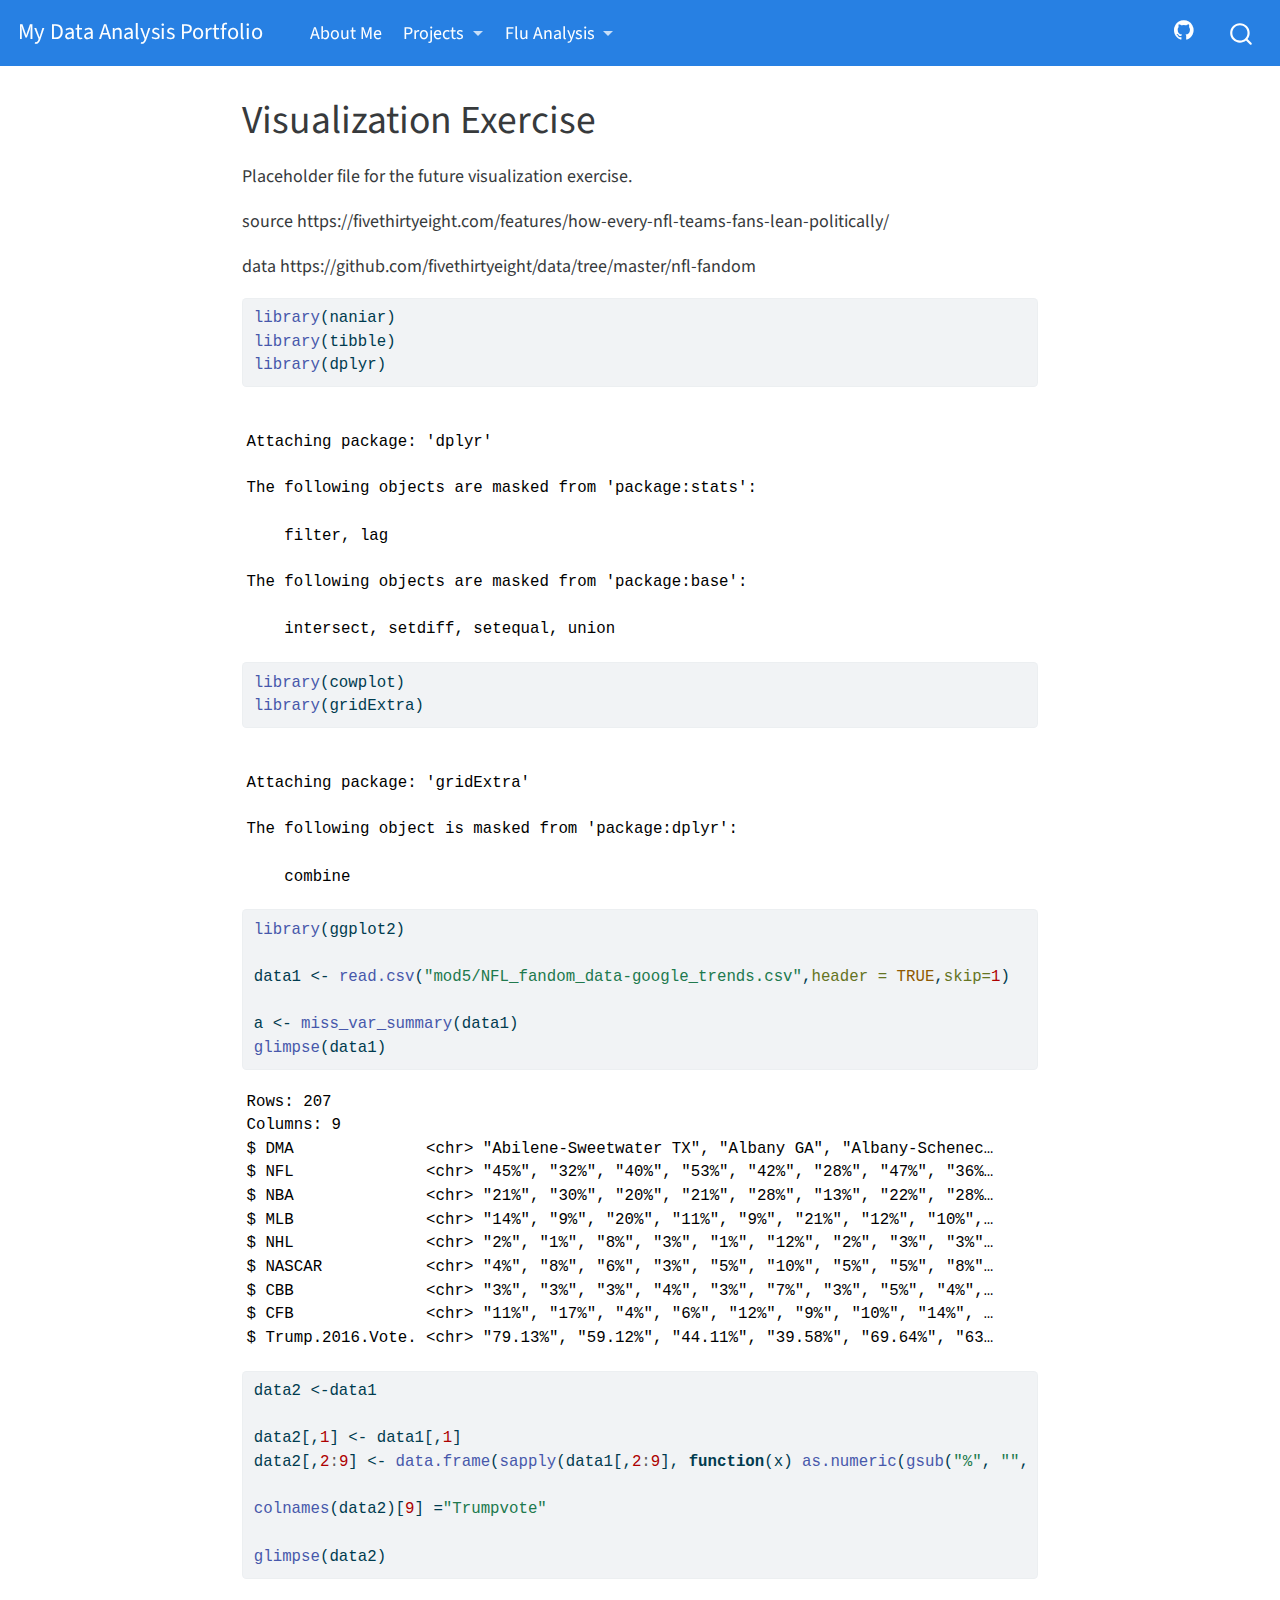
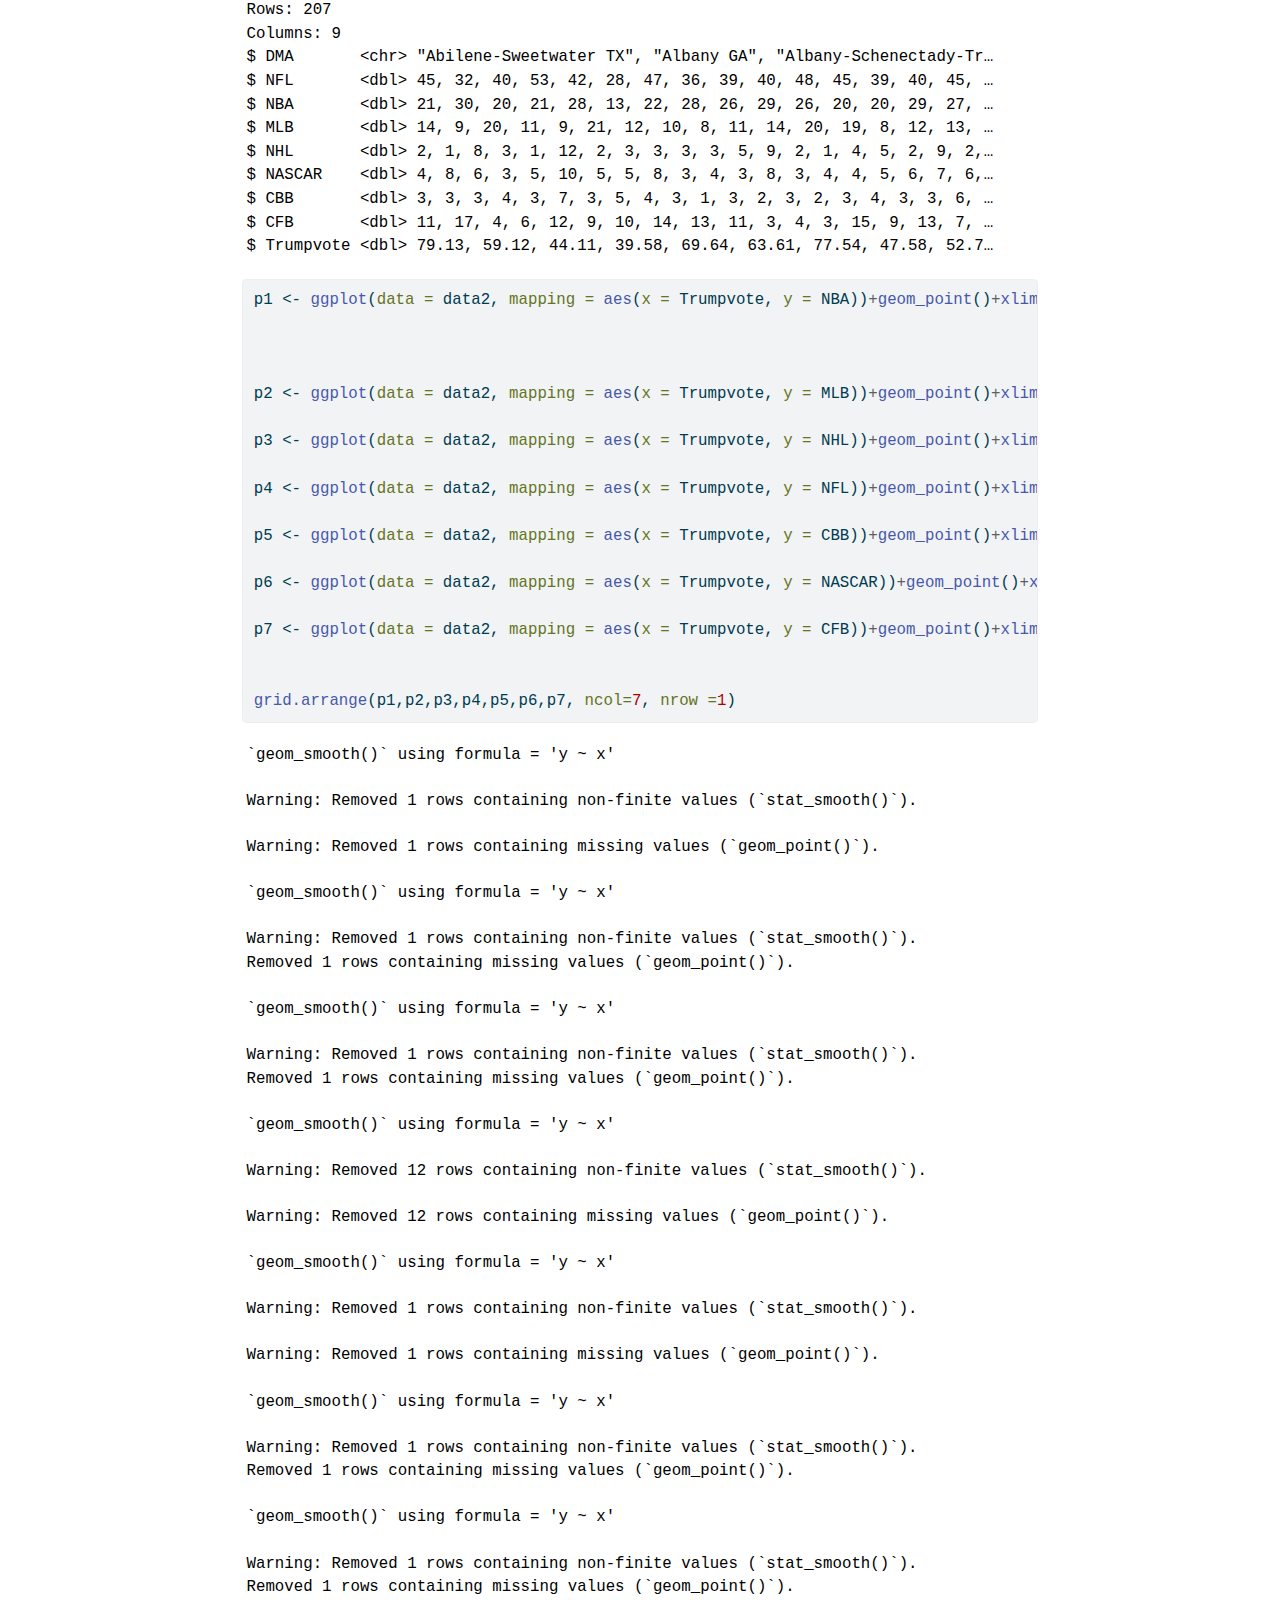
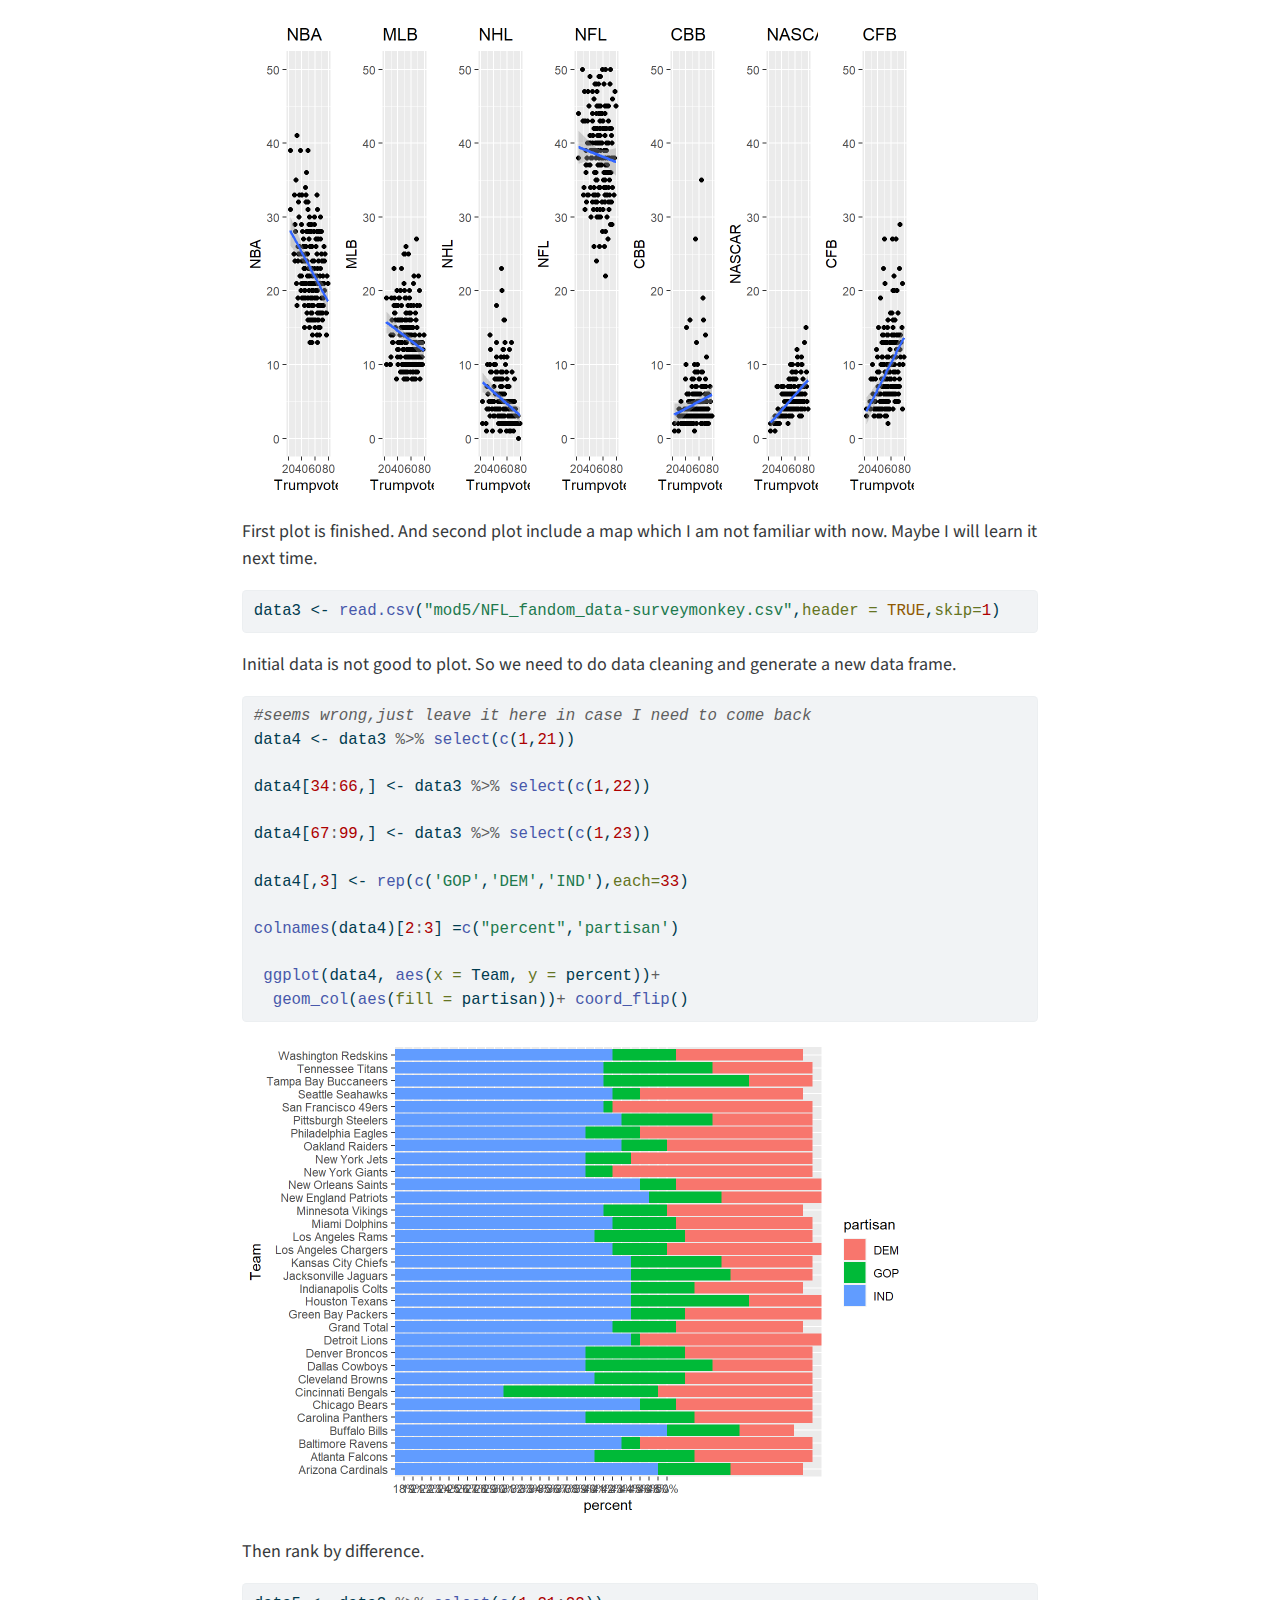
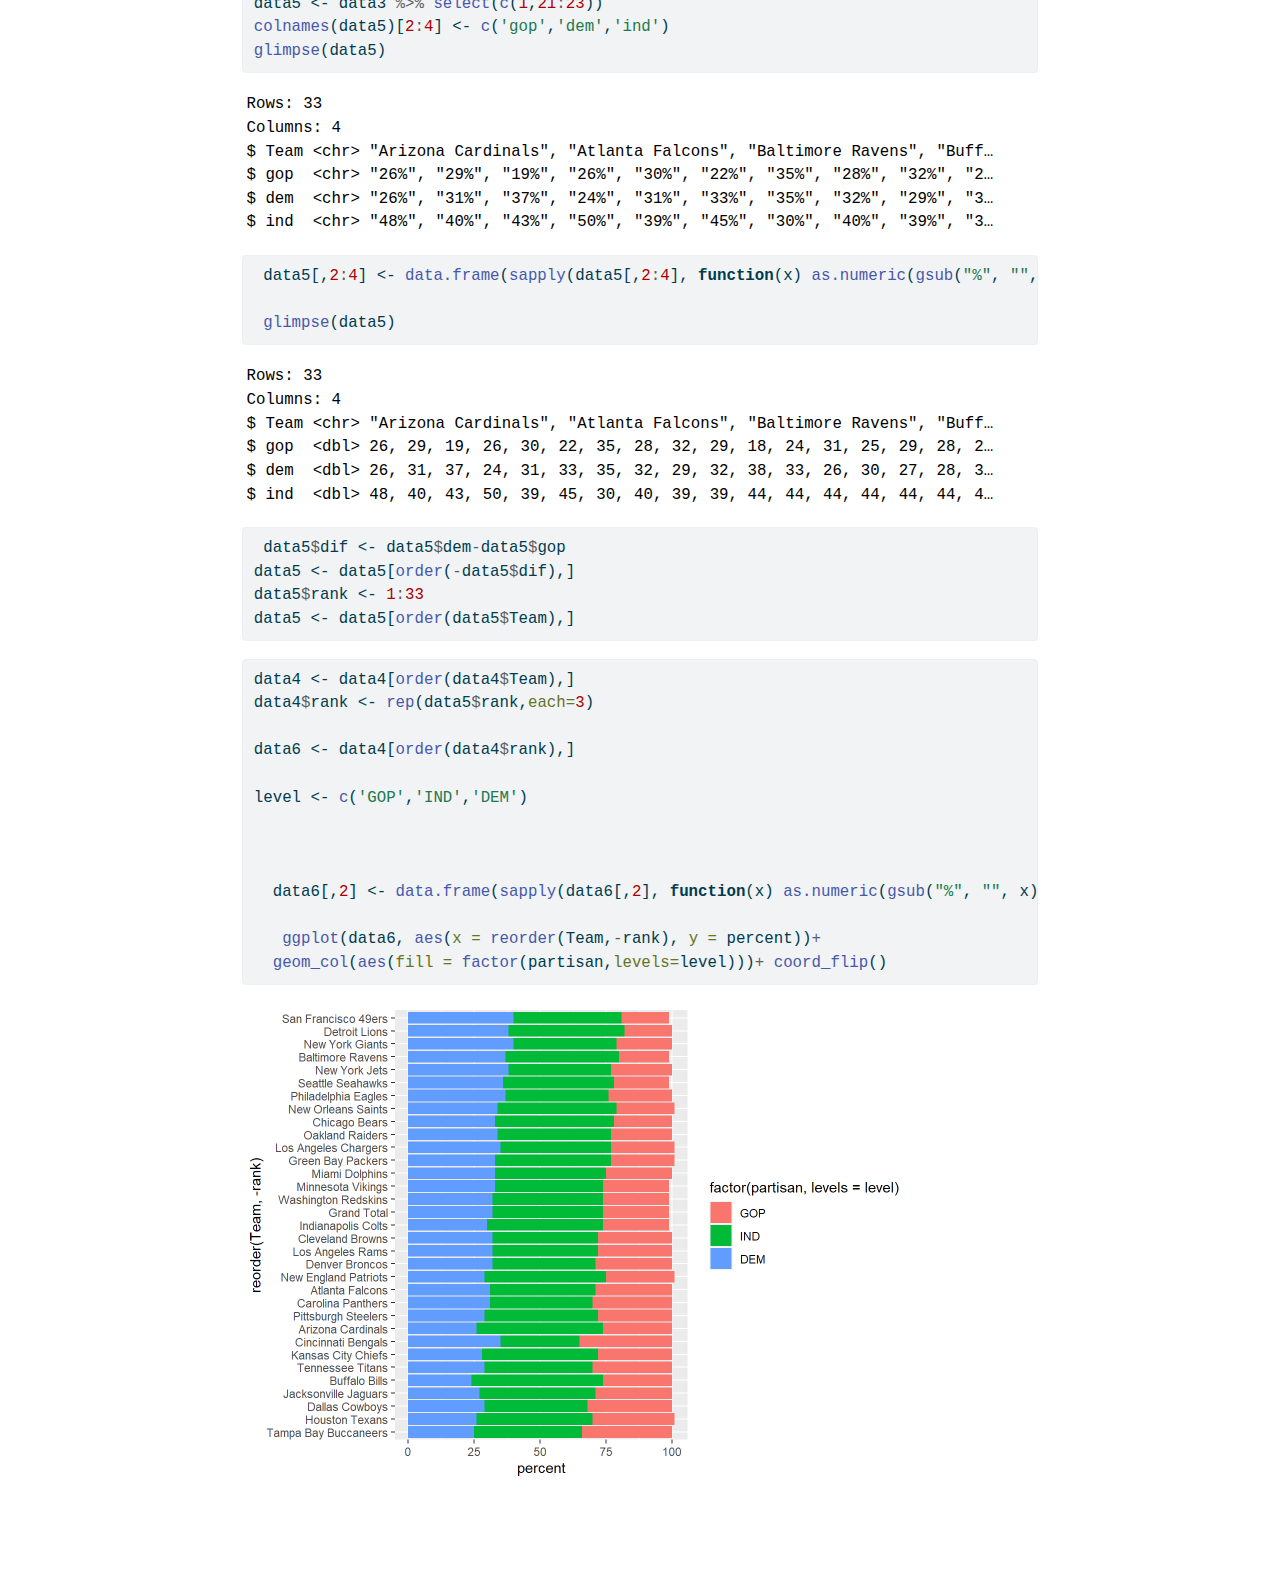
<file: docs/visualization_exercise.html>
<!DOCTYPE html>
<html xmlns="http://www.w3.org/1999/xhtml" lang="en" xml:lang="en"><head>

<meta charset="utf-8">
<meta name="generator" content="quarto-1.2.313">

<meta name="viewport" content="width=device-width, initial-scale=1.0, user-scalable=yes">


<title>My Data Analysis Portfolio - Visualization Exercise</title>
<style>
code{white-space: pre-wrap;}
span.smallcaps{font-variant: small-caps;}
div.columns{display: flex; gap: min(4vw, 1.5em);}
div.column{flex: auto; overflow-x: auto;}
div.hanging-indent{margin-left: 1.5em; text-indent: -1.5em;}
ul.task-list{list-style: none;}
ul.task-list li input[type="checkbox"] {
  width: 0.8em;
  margin: 0 0.8em 0.2em -1.6em;
  vertical-align: middle;
}
pre > code.sourceCode { white-space: pre; position: relative; }
pre > code.sourceCode > span { display: inline-block; line-height: 1.25; }
pre > code.sourceCode > span:empty { height: 1.2em; }
.sourceCode { overflow: visible; }
code.sourceCode > span { color: inherit; text-decoration: inherit; }
div.sourceCode { margin: 1em 0; }
pre.sourceCode { margin: 0; }
@media screen {
div.sourceCode { overflow: auto; }
}
@media print {
pre > code.sourceCode { white-space: pre-wrap; }
pre > code.sourceCode > span { text-indent: -5em; padding-left: 5em; }
}
pre.numberSource code
  { counter-reset: source-line 0; }
pre.numberSource code > span
  { position: relative; left: -4em; counter-increment: source-line; }
pre.numberSource code > span > a:first-child::before
  { content: counter(source-line);
    position: relative; left: -1em; text-align: right; vertical-align: baseline;
    border: none; display: inline-block;
    -webkit-touch-callout: none; -webkit-user-select: none;
    -khtml-user-select: none; -moz-user-select: none;
    -ms-user-select: none; user-select: none;
    padding: 0 4px; width: 4em;
    color: #aaaaaa;
  }
pre.numberSource { margin-left: 3em; border-left: 1px solid #aaaaaa;  padding-left: 4px; }
div.sourceCode
  {   }
@media screen {
pre > code.sourceCode > span > a:first-child::before { text-decoration: underline; }
}
code span.al { color: #ff0000; font-weight: bold; } /* Alert */
code span.an { color: #60a0b0; font-weight: bold; font-style: italic; } /* Annotation */
code span.at { color: #7d9029; } /* Attribute */
code span.bn { color: #40a070; } /* BaseN */
code span.bu { color: #008000; } /* BuiltIn */
code span.cf { color: #007020; font-weight: bold; } /* ControlFlow */
code span.ch { color: #4070a0; } /* Char */
code span.cn { color: #880000; } /* Constant */
code span.co { color: #60a0b0; font-style: italic; } /* Comment */
code span.cv { color: #60a0b0; font-weight: bold; font-style: italic; } /* CommentVar */
code span.do { color: #ba2121; font-style: italic; } /* Documentation */
code span.dt { color: #902000; } /* DataType */
code span.dv { color: #40a070; } /* DecVal */
code span.er { color: #ff0000; font-weight: bold; } /* Error */
code span.ex { } /* Extension */
code span.fl { color: #40a070; } /* Float */
code span.fu { color: #06287e; } /* Function */
code span.im { color: #008000; font-weight: bold; } /* Import */
code span.in { color: #60a0b0; font-weight: bold; font-style: italic; } /* Information */
code span.kw { color: #007020; font-weight: bold; } /* Keyword */
code span.op { color: #666666; } /* Operator */
code span.ot { color: #007020; } /* Other */
code span.pp { color: #bc7a00; } /* Preprocessor */
code span.sc { color: #4070a0; } /* SpecialChar */
code span.ss { color: #bb6688; } /* SpecialString */
code span.st { color: #4070a0; } /* String */
code span.va { color: #19177c; } /* Variable */
code span.vs { color: #4070a0; } /* VerbatimString */
code span.wa { color: #60a0b0; font-weight: bold; font-style: italic; } /* Warning */
</style>


<script src="site_libs/quarto-nav/quarto-nav.js"></script>
<script src="site_libs/quarto-nav/headroom.min.js"></script>
<script src="site_libs/clipboard/clipboard.min.js"></script>
<script src="site_libs/quarto-search/autocomplete.umd.js"></script>
<script src="site_libs/quarto-search/fuse.min.js"></script>
<script src="site_libs/quarto-search/quarto-search.js"></script>
<meta name="quarto:offset" content="./">
<script src="site_libs/quarto-html/quarto.js"></script>
<script src="site_libs/quarto-html/popper.min.js"></script>
<script src="site_libs/quarto-html/tippy.umd.min.js"></script>
<script src="site_libs/quarto-html/anchor.min.js"></script>
<link href="site_libs/quarto-html/tippy.css" rel="stylesheet">
<link href="site_libs/quarto-html/quarto-syntax-highlighting.css" rel="stylesheet" id="quarto-text-highlighting-styles">
<script src="site_libs/bootstrap/bootstrap.min.js"></script>
<link href="site_libs/bootstrap/bootstrap-icons.css" rel="stylesheet">
<link href="site_libs/bootstrap/bootstrap.min.css" rel="stylesheet" id="quarto-bootstrap" data-mode="light">
<script id="quarto-search-options" type="application/json">{
  "location": "navbar",
  "copy-button": false,
  "collapse-after": 3,
  "panel-placement": "end",
  "type": "overlay",
  "limit": 20,
  "language": {
    "search-no-results-text": "No results",
    "search-matching-documents-text": "matching documents",
    "search-copy-link-title": "Copy link to search",
    "search-hide-matches-text": "Hide additional matches",
    "search-more-match-text": "more match in this document",
    "search-more-matches-text": "more matches in this document",
    "search-clear-button-title": "Clear",
    "search-detached-cancel-button-title": "Cancel",
    "search-submit-button-title": "Submit"
  }
}</script>


<link rel="stylesheet" href="styles.css">
</head>

<body class="nav-fixed fullcontent">

<div id="quarto-search-results"></div>
  <header id="quarto-header" class="headroom fixed-top">
    <nav class="navbar navbar-expand-lg navbar-dark ">
      <div class="navbar-container container-fluid">
      <div class="navbar-brand-container">
    <a class="navbar-brand" href="./index.html">
    <span class="navbar-title">My Data Analysis Portfolio</span>
    </a>
  </div>
          <button class="navbar-toggler" type="button" data-bs-toggle="collapse" data-bs-target="#navbarCollapse" aria-controls="navbarCollapse" aria-expanded="false" aria-label="Toggle navigation" onclick="if (window.quartoToggleHeadroom) { window.quartoToggleHeadroom(); }">
  <span class="navbar-toggler-icon"></span>
</button>
          <div class="collapse navbar-collapse" id="navbarCollapse">
            <ul class="navbar-nav navbar-nav-scroll me-auto">
  <li class="nav-item">
    <a class="nav-link" href="././aboutme.html">
 <span class="menu-text">About Me</span></a>
  </li>  
  <li class="nav-item dropdown ">
    <a class="nav-link dropdown-toggle" href="#" id="nav-menu-projects" role="button" data-bs-toggle="dropdown" aria-expanded="false">
 <span class="menu-text">Projects</span>
    </a>
    <ul class="dropdown-menu" aria-labelledby="nav-menu-projects">    
        <li>
    <a class="dropdown-item" href="././coding_exercise.html">
 <span class="dropdown-text">R Coding Exercise</span></a>
  </li>  
        <li>
    <a class="dropdown-item" href="././visualization_exercise.html">
 <span class="dropdown-text">Visualization Exercise</span></a>
  </li>  
        <li>
    <a class="dropdown-item" href="././tidytuesday_exercise.html">
 <span class="dropdown-text">Tidy Tuesday Exercise</span></a>
  </li>  
        <li>
    <a class="dropdown-item" href="././dataanalysis_exercise.html">
 <span class="dropdown-text">Data Analysis Exercise</span></a>
  </li>  
    </ul>
  </li>
  <li class="nav-item dropdown ">
    <a class="nav-link dropdown-toggle" href="#" id="nav-menu-flu-analysis" role="button" data-bs-toggle="dropdown" aria-expanded="false">
 <span class="menu-text">Flu Analysis</span>
    </a>
    <ul class="dropdown-menu" aria-labelledby="nav-menu-flu-analysis">    
        <li>
    <a class="dropdown-item" href="././fluanalysis/code/exploration.html">
 <span class="dropdown-text">Exploration</span></a>
  </li>  
        <li>
    <a class="dropdown-item" href="././fluanalysis/code/wrangling.html">
 <span class="dropdown-text">Wrangling</span></a>
  </li>  
        <li>
    <a class="dropdown-item" href="././fluanalysis/code/fitting.html">
 <span class="dropdown-text">Fitting</span></a>
  </li>  
        <li>
    <a class="dropdown-item" href="././fluanalysis/code/modeleval.html">
 <span class="dropdown-text">Model Evaluation</span></a>
  </li>  
        <li>
    <a class="dropdown-item" href="././fluanalysis/code/machinelearning.html">
 <span class="dropdown-text">Machine Learning</span></a>
  </li>  
    </ul>
  </li>
</ul>
            <ul class="navbar-nav navbar-nav-scroll ms-auto">
  <li class="nav-item compact">
    <a class="nav-link" href="./URL-TO-THIS-REPOSITORY-HERE"><i class="bi bi-github" role="img">
</i> 
 <span class="menu-text"></span></a>
  </li>  
</ul>
              <div id="quarto-search" class="" title="Search"></div>
          </div> <!-- /navcollapse -->
      </div> <!-- /container-fluid -->
    </nav>
</header>
<!-- content -->
<div id="quarto-content" class="quarto-container page-columns page-rows-contents page-layout-article page-navbar">
<!-- sidebar -->
<!-- margin-sidebar -->
    
<!-- main -->
<main class="content" id="quarto-document-content">

<header id="title-block-header" class="quarto-title-block default">
<div class="quarto-title">
<h1 class="title">Visualization Exercise</h1>
</div>



<div class="quarto-title-meta">

    
  
    
  </div>
  

</header>

<p>Placeholder file for the future visualization exercise.</p>
<p>source https://fivethirtyeight.com/features/how-every-nfl-teams-fans-lean-politically/</p>
<p>data https://github.com/fivethirtyeight/data/tree/master/nfl-fandom</p>
<div class="cell">
<div class="sourceCode cell-code" id="cb1"><pre class="sourceCode r code-with-copy"><code class="sourceCode r"><span id="cb1-1"><a href="#cb1-1" aria-hidden="true" tabindex="-1"></a><span class="fu">library</span>(naniar)</span>
<span id="cb1-2"><a href="#cb1-2" aria-hidden="true" tabindex="-1"></a><span class="fu">library</span>(tibble)</span>
<span id="cb1-3"><a href="#cb1-3" aria-hidden="true" tabindex="-1"></a><span class="fu">library</span>(dplyr)</span></code><button title="Copy to Clipboard" class="code-copy-button"><i class="bi"></i></button></pre></div>
<div class="cell-output cell-output-stderr">
<pre><code>
Attaching package: 'dplyr'</code></pre>
</div>
<div class="cell-output cell-output-stderr">
<pre><code>The following objects are masked from 'package:stats':

    filter, lag</code></pre>
</div>
<div class="cell-output cell-output-stderr">
<pre><code>The following objects are masked from 'package:base':

    intersect, setdiff, setequal, union</code></pre>
</div>
<div class="sourceCode cell-code" id="cb5"><pre class="sourceCode r code-with-copy"><code class="sourceCode r"><span id="cb5-1"><a href="#cb5-1" aria-hidden="true" tabindex="-1"></a><span class="fu">library</span>(cowplot)</span>
<span id="cb5-2"><a href="#cb5-2" aria-hidden="true" tabindex="-1"></a><span class="fu">library</span>(gridExtra)</span></code><button title="Copy to Clipboard" class="code-copy-button"><i class="bi"></i></button></pre></div>
<div class="cell-output cell-output-stderr">
<pre><code>
Attaching package: 'gridExtra'</code></pre>
</div>
<div class="cell-output cell-output-stderr">
<pre><code>The following object is masked from 'package:dplyr':

    combine</code></pre>
</div>
<div class="sourceCode cell-code" id="cb8"><pre class="sourceCode r code-with-copy"><code class="sourceCode r"><span id="cb8-1"><a href="#cb8-1" aria-hidden="true" tabindex="-1"></a><span class="fu">library</span>(ggplot2)</span>
<span id="cb8-2"><a href="#cb8-2" aria-hidden="true" tabindex="-1"></a></span>
<span id="cb8-3"><a href="#cb8-3" aria-hidden="true" tabindex="-1"></a>data1 <span class="ot">&lt;-</span> <span class="fu">read.csv</span>(<span class="st">"mod5/NFL_fandom_data-google_trends.csv"</span>,<span class="at">header =</span> <span class="cn">TRUE</span>,<span class="at">skip=</span><span class="dv">1</span>)</span>
<span id="cb8-4"><a href="#cb8-4" aria-hidden="true" tabindex="-1"></a></span>
<span id="cb8-5"><a href="#cb8-5" aria-hidden="true" tabindex="-1"></a>a <span class="ot">&lt;-</span> <span class="fu">miss_var_summary</span>(data1)</span>
<span id="cb8-6"><a href="#cb8-6" aria-hidden="true" tabindex="-1"></a><span class="fu">glimpse</span>(data1)</span></code><button title="Copy to Clipboard" class="code-copy-button"><i class="bi"></i></button></pre></div>
<div class="cell-output cell-output-stdout">
<pre><code>Rows: 207
Columns: 9
$ DMA              &lt;chr&gt; "Abilene-Sweetwater TX", "Albany GA", "Albany-Schenec…
$ NFL              &lt;chr&gt; "45%", "32%", "40%", "53%", "42%", "28%", "47%", "36%…
$ NBA              &lt;chr&gt; "21%", "30%", "20%", "21%", "28%", "13%", "22%", "28%…
$ MLB              &lt;chr&gt; "14%", "9%", "20%", "11%", "9%", "21%", "12%", "10%",…
$ NHL              &lt;chr&gt; "2%", "1%", "8%", "3%", "1%", "12%", "2%", "3%", "3%"…
$ NASCAR           &lt;chr&gt; "4%", "8%", "6%", "3%", "5%", "10%", "5%", "5%", "8%"…
$ CBB              &lt;chr&gt; "3%", "3%", "3%", "4%", "3%", "7%", "3%", "5%", "4%",…
$ CFB              &lt;chr&gt; "11%", "17%", "4%", "6%", "12%", "9%", "10%", "14%", …
$ Trump.2016.Vote. &lt;chr&gt; "79.13%", "59.12%", "44.11%", "39.58%", "69.64%", "63…</code></pre>
</div>
<div class="sourceCode cell-code" id="cb10"><pre class="sourceCode r code-with-copy"><code class="sourceCode r"><span id="cb10-1"><a href="#cb10-1" aria-hidden="true" tabindex="-1"></a>data2 <span class="ot">&lt;-</span>data1</span>
<span id="cb10-2"><a href="#cb10-2" aria-hidden="true" tabindex="-1"></a></span>
<span id="cb10-3"><a href="#cb10-3" aria-hidden="true" tabindex="-1"></a>data2[,<span class="dv">1</span>] <span class="ot">&lt;-</span> data1[,<span class="dv">1</span>]</span>
<span id="cb10-4"><a href="#cb10-4" aria-hidden="true" tabindex="-1"></a>data2[,<span class="dv">2</span><span class="sc">:</span><span class="dv">9</span>] <span class="ot">&lt;-</span> <span class="fu">data.frame</span>(<span class="fu">sapply</span>(data1[,<span class="dv">2</span><span class="sc">:</span><span class="dv">9</span>], <span class="cf">function</span>(x) <span class="fu">as.numeric</span>(<span class="fu">gsub</span>(<span class="st">"%"</span>, <span class="st">""</span>, x))))</span>
<span id="cb10-5"><a href="#cb10-5" aria-hidden="true" tabindex="-1"></a></span>
<span id="cb10-6"><a href="#cb10-6" aria-hidden="true" tabindex="-1"></a><span class="fu">colnames</span>(data2)[<span class="dv">9</span>] <span class="ot">=</span><span class="st">"Trumpvote"</span></span>
<span id="cb10-7"><a href="#cb10-7" aria-hidden="true" tabindex="-1"></a></span>
<span id="cb10-8"><a href="#cb10-8" aria-hidden="true" tabindex="-1"></a><span class="fu">glimpse</span>(data2)</span></code><button title="Copy to Clipboard" class="code-copy-button"><i class="bi"></i></button></pre></div>
<div class="cell-output cell-output-stdout">
<pre><code>Rows: 207
Columns: 9
$ DMA       &lt;chr&gt; "Abilene-Sweetwater TX", "Albany GA", "Albany-Schenectady-Tr…
$ NFL       &lt;dbl&gt; 45, 32, 40, 53, 42, 28, 47, 36, 39, 40, 48, 45, 39, 40, 45, …
$ NBA       &lt;dbl&gt; 21, 30, 20, 21, 28, 13, 22, 28, 26, 29, 26, 20, 20, 29, 27, …
$ MLB       &lt;dbl&gt; 14, 9, 20, 11, 9, 21, 12, 10, 8, 11, 14, 20, 19, 8, 12, 13, …
$ NHL       &lt;dbl&gt; 2, 1, 8, 3, 1, 12, 2, 3, 3, 3, 3, 5, 9, 2, 1, 4, 5, 2, 9, 2,…
$ NASCAR    &lt;dbl&gt; 4, 8, 6, 3, 5, 10, 5, 5, 8, 3, 4, 3, 8, 3, 4, 4, 5, 6, 7, 6,…
$ CBB       &lt;dbl&gt; 3, 3, 3, 4, 3, 7, 3, 5, 4, 3, 1, 3, 2, 3, 2, 3, 4, 3, 3, 6, …
$ CFB       &lt;dbl&gt; 11, 17, 4, 6, 12, 9, 10, 14, 13, 11, 3, 4, 3, 15, 9, 13, 7, …
$ Trumpvote &lt;dbl&gt; 79.13, 59.12, 44.11, 39.58, 69.64, 63.61, 77.54, 47.58, 52.7…</code></pre>
</div>
<div class="sourceCode cell-code" id="cb12"><pre class="sourceCode r code-with-copy"><code class="sourceCode r"><span id="cb12-1"><a href="#cb12-1" aria-hidden="true" tabindex="-1"></a>p1 <span class="ot">&lt;-</span> <span class="fu">ggplot</span>(<span class="at">data =</span> data2, <span class="at">mapping =</span> <span class="fu">aes</span>(<span class="at">x =</span> Trumpvote, <span class="at">y =</span> NBA))<span class="sc">+</span><span class="fu">geom_point</span>()<span class="sc">+</span><span class="fu">xlim</span>(<span class="dv">20</span>,<span class="dv">80</span>)<span class="sc">+</span><span class="fu">ylim</span>(<span class="dv">0</span>,<span class="dv">50</span>)<span class="sc">+</span><span class="fu">ggtitle</span>(<span class="st">"NBA"</span>)<span class="sc">+</span><span class="fu">geom_smooth</span>(<span class="at">method =</span> <span class="st">"lm"</span>)</span>
<span id="cb12-2"><a href="#cb12-2" aria-hidden="true" tabindex="-1"></a></span>
<span id="cb12-3"><a href="#cb12-3" aria-hidden="true" tabindex="-1"></a></span>
<span id="cb12-4"><a href="#cb12-4" aria-hidden="true" tabindex="-1"></a></span>
<span id="cb12-5"><a href="#cb12-5" aria-hidden="true" tabindex="-1"></a>p2 <span class="ot">&lt;-</span> <span class="fu">ggplot</span>(<span class="at">data =</span> data2, <span class="at">mapping =</span> <span class="fu">aes</span>(<span class="at">x =</span> Trumpvote, <span class="at">y =</span> MLB))<span class="sc">+</span><span class="fu">geom_point</span>()<span class="sc">+</span><span class="fu">xlim</span>(<span class="dv">20</span>,<span class="dv">80</span>)<span class="sc">+</span><span class="fu">ylim</span>(<span class="dv">0</span>,<span class="dv">50</span>)<span class="sc">+</span><span class="fu">ggtitle</span>(<span class="st">"MLB"</span>)<span class="sc">+</span><span class="fu">geom_smooth</span>(<span class="at">method =</span> <span class="st">"lm"</span>)</span>
<span id="cb12-6"><a href="#cb12-6" aria-hidden="true" tabindex="-1"></a></span>
<span id="cb12-7"><a href="#cb12-7" aria-hidden="true" tabindex="-1"></a>p3 <span class="ot">&lt;-</span> <span class="fu">ggplot</span>(<span class="at">data =</span> data2, <span class="at">mapping =</span> <span class="fu">aes</span>(<span class="at">x =</span> Trumpvote, <span class="at">y =</span> NHL))<span class="sc">+</span><span class="fu">geom_point</span>()<span class="sc">+</span><span class="fu">xlim</span>(<span class="dv">20</span>,<span class="dv">80</span>)<span class="sc">+</span><span class="fu">ylim</span>(<span class="dv">0</span>,<span class="dv">50</span>)<span class="sc">+</span><span class="fu">ggtitle</span>(<span class="st">"NHL"</span>)<span class="sc">+</span><span class="fu">geom_smooth</span>(<span class="at">method =</span> <span class="st">"lm"</span>)</span>
<span id="cb12-8"><a href="#cb12-8" aria-hidden="true" tabindex="-1"></a></span>
<span id="cb12-9"><a href="#cb12-9" aria-hidden="true" tabindex="-1"></a>p4 <span class="ot">&lt;-</span> <span class="fu">ggplot</span>(<span class="at">data =</span> data2, <span class="at">mapping =</span> <span class="fu">aes</span>(<span class="at">x =</span> Trumpvote, <span class="at">y =</span> NFL))<span class="sc">+</span><span class="fu">geom_point</span>()<span class="sc">+</span><span class="fu">xlim</span>(<span class="dv">20</span>,<span class="dv">80</span>)<span class="sc">+</span><span class="fu">ylim</span>(<span class="dv">0</span>,<span class="dv">50</span>)<span class="sc">+</span><span class="fu">ggtitle</span>(<span class="st">"NFL"</span>)<span class="sc">+</span><span class="fu">geom_smooth</span>(<span class="at">method =</span> <span class="st">"lm"</span>)</span>
<span id="cb12-10"><a href="#cb12-10" aria-hidden="true" tabindex="-1"></a></span>
<span id="cb12-11"><a href="#cb12-11" aria-hidden="true" tabindex="-1"></a>p5 <span class="ot">&lt;-</span> <span class="fu">ggplot</span>(<span class="at">data =</span> data2, <span class="at">mapping =</span> <span class="fu">aes</span>(<span class="at">x =</span> Trumpvote, <span class="at">y =</span> CBB))<span class="sc">+</span><span class="fu">geom_point</span>()<span class="sc">+</span><span class="fu">xlim</span>(<span class="dv">20</span>,<span class="dv">80</span>)<span class="sc">+</span><span class="fu">ylim</span>(<span class="dv">0</span>,<span class="dv">50</span>)<span class="sc">+</span><span class="fu">ggtitle</span>(<span class="st">"CBB"</span>)<span class="sc">+</span><span class="fu">geom_smooth</span>(<span class="at">method =</span> <span class="st">"lm"</span>)</span>
<span id="cb12-12"><a href="#cb12-12" aria-hidden="true" tabindex="-1"></a></span>
<span id="cb12-13"><a href="#cb12-13" aria-hidden="true" tabindex="-1"></a>p6 <span class="ot">&lt;-</span> <span class="fu">ggplot</span>(<span class="at">data =</span> data2, <span class="at">mapping =</span> <span class="fu">aes</span>(<span class="at">x =</span> Trumpvote, <span class="at">y =</span> NASCAR))<span class="sc">+</span><span class="fu">geom_point</span>()<span class="sc">+</span><span class="fu">xlim</span>(<span class="dv">20</span>,<span class="dv">80</span>)<span class="sc">+</span><span class="fu">ylim</span>(<span class="dv">0</span>,<span class="dv">50</span>)<span class="sc">+</span><span class="fu">ggtitle</span>(<span class="st">"NASCAR"</span>)<span class="sc">+</span><span class="fu">geom_smooth</span>(<span class="at">method =</span> <span class="st">"lm"</span>)</span>
<span id="cb12-14"><a href="#cb12-14" aria-hidden="true" tabindex="-1"></a></span>
<span id="cb12-15"><a href="#cb12-15" aria-hidden="true" tabindex="-1"></a>p7 <span class="ot">&lt;-</span> <span class="fu">ggplot</span>(<span class="at">data =</span> data2, <span class="at">mapping =</span> <span class="fu">aes</span>(<span class="at">x =</span> Trumpvote, <span class="at">y =</span> CFB))<span class="sc">+</span><span class="fu">geom_point</span>()<span class="sc">+</span><span class="fu">xlim</span>(<span class="dv">20</span>,<span class="dv">80</span>)<span class="sc">+</span><span class="fu">ylim</span>(<span class="dv">0</span>,<span class="dv">50</span>)<span class="sc">+</span><span class="fu">ggtitle</span>(<span class="st">"CFB"</span>)<span class="sc">+</span><span class="fu">geom_smooth</span>(<span class="at">method =</span> <span class="st">"lm"</span>)</span>
<span id="cb12-16"><a href="#cb12-16" aria-hidden="true" tabindex="-1"></a></span>
<span id="cb12-17"><a href="#cb12-17" aria-hidden="true" tabindex="-1"></a></span>
<span id="cb12-18"><a href="#cb12-18" aria-hidden="true" tabindex="-1"></a><span class="fu">grid.arrange</span>(p1,p2,p3,p4,p5,p6,p7, <span class="at">ncol=</span><span class="dv">7</span>, <span class="at">nrow =</span><span class="dv">1</span>)</span></code><button title="Copy to Clipboard" class="code-copy-button"><i class="bi"></i></button></pre></div>
<div class="cell-output cell-output-stderr">
<pre><code>`geom_smooth()` using formula = 'y ~ x'</code></pre>
</div>
<div class="cell-output cell-output-stderr">
<pre><code>Warning: Removed 1 rows containing non-finite values (`stat_smooth()`).</code></pre>
</div>
<div class="cell-output cell-output-stderr">
<pre><code>Warning: Removed 1 rows containing missing values (`geom_point()`).</code></pre>
</div>
<div class="cell-output cell-output-stderr">
<pre><code>`geom_smooth()` using formula = 'y ~ x'</code></pre>
</div>
<div class="cell-output cell-output-stderr">
<pre><code>Warning: Removed 1 rows containing non-finite values (`stat_smooth()`).
Removed 1 rows containing missing values (`geom_point()`).</code></pre>
</div>
<div class="cell-output cell-output-stderr">
<pre><code>`geom_smooth()` using formula = 'y ~ x'</code></pre>
</div>
<div class="cell-output cell-output-stderr">
<pre><code>Warning: Removed 1 rows containing non-finite values (`stat_smooth()`).
Removed 1 rows containing missing values (`geom_point()`).</code></pre>
</div>
<div class="cell-output cell-output-stderr">
<pre><code>`geom_smooth()` using formula = 'y ~ x'</code></pre>
</div>
<div class="cell-output cell-output-stderr">
<pre><code>Warning: Removed 12 rows containing non-finite values (`stat_smooth()`).</code></pre>
</div>
<div class="cell-output cell-output-stderr">
<pre><code>Warning: Removed 12 rows containing missing values (`geom_point()`).</code></pre>
</div>
<div class="cell-output cell-output-stderr">
<pre><code>`geom_smooth()` using formula = 'y ~ x'</code></pre>
</div>
<div class="cell-output cell-output-stderr">
<pre><code>Warning: Removed 1 rows containing non-finite values (`stat_smooth()`).</code></pre>
</div>
<div class="cell-output cell-output-stderr">
<pre><code>Warning: Removed 1 rows containing missing values (`geom_point()`).</code></pre>
</div>
<div class="cell-output cell-output-stderr">
<pre><code>`geom_smooth()` using formula = 'y ~ x'</code></pre>
</div>
<div class="cell-output cell-output-stderr">
<pre><code>Warning: Removed 1 rows containing non-finite values (`stat_smooth()`).
Removed 1 rows containing missing values (`geom_point()`).</code></pre>
</div>
<div class="cell-output cell-output-stderr">
<pre><code>`geom_smooth()` using formula = 'y ~ x'</code></pre>
</div>
<div class="cell-output cell-output-stderr">
<pre><code>Warning: Removed 1 rows containing non-finite values (`stat_smooth()`).
Removed 1 rows containing missing values (`geom_point()`).</code></pre>
</div>
<div class="cell-output-display">
<p><img src="visualization_exercise_files/figure-html/unnamed-chunk-1-1.png" class="img-fluid" width="672"></p>
</div>
</div>
<p>First plot is finished. And second plot include a map which I am not familiar with now. Maybe I will learn it next time.</p>
<div class="cell">
<div class="sourceCode cell-code" id="cb30"><pre class="sourceCode r code-with-copy"><code class="sourceCode r"><span id="cb30-1"><a href="#cb30-1" aria-hidden="true" tabindex="-1"></a>data3 <span class="ot">&lt;-</span> <span class="fu">read.csv</span>(<span class="st">"mod5/NFL_fandom_data-surveymonkey.csv"</span>,<span class="at">header =</span> <span class="cn">TRUE</span>,<span class="at">skip=</span><span class="dv">1</span>)</span></code><button title="Copy to Clipboard" class="code-copy-button"><i class="bi"></i></button></pre></div>
</div>
<p>Initial data is not good to plot. So we need to do data cleaning and generate a new data frame.</p>
<div class="cell">
<div class="sourceCode cell-code" id="cb31"><pre class="sourceCode r code-with-copy"><code class="sourceCode r"><span id="cb31-1"><a href="#cb31-1" aria-hidden="true" tabindex="-1"></a><span class="co">#seems wrong,just leave it here in case I need to come back</span></span>
<span id="cb31-2"><a href="#cb31-2" aria-hidden="true" tabindex="-1"></a>data4 <span class="ot">&lt;-</span> data3 <span class="sc">%&gt;%</span> <span class="fu">select</span>(<span class="fu">c</span>(<span class="dv">1</span>,<span class="dv">21</span>))</span>
<span id="cb31-3"><a href="#cb31-3" aria-hidden="true" tabindex="-1"></a></span>
<span id="cb31-4"><a href="#cb31-4" aria-hidden="true" tabindex="-1"></a>data4[<span class="dv">34</span><span class="sc">:</span><span class="dv">66</span>,] <span class="ot">&lt;-</span> data3 <span class="sc">%&gt;%</span> <span class="fu">select</span>(<span class="fu">c</span>(<span class="dv">1</span>,<span class="dv">22</span>))</span>
<span id="cb31-5"><a href="#cb31-5" aria-hidden="true" tabindex="-1"></a></span>
<span id="cb31-6"><a href="#cb31-6" aria-hidden="true" tabindex="-1"></a>data4[<span class="dv">67</span><span class="sc">:</span><span class="dv">99</span>,] <span class="ot">&lt;-</span> data3 <span class="sc">%&gt;%</span> <span class="fu">select</span>(<span class="fu">c</span>(<span class="dv">1</span>,<span class="dv">23</span>))</span>
<span id="cb31-7"><a href="#cb31-7" aria-hidden="true" tabindex="-1"></a></span>
<span id="cb31-8"><a href="#cb31-8" aria-hidden="true" tabindex="-1"></a>data4[,<span class="dv">3</span>] <span class="ot">&lt;-</span> <span class="fu">rep</span>(<span class="fu">c</span>(<span class="st">'GOP'</span>,<span class="st">'DEM'</span>,<span class="st">'IND'</span>),<span class="at">each=</span><span class="dv">33</span>)</span>
<span id="cb31-9"><a href="#cb31-9" aria-hidden="true" tabindex="-1"></a></span>
<span id="cb31-10"><a href="#cb31-10" aria-hidden="true" tabindex="-1"></a><span class="fu">colnames</span>(data4)[<span class="dv">2</span><span class="sc">:</span><span class="dv">3</span>] <span class="ot">=</span><span class="fu">c</span>(<span class="st">"percent"</span>,<span class="st">'partisan'</span>)</span>
<span id="cb31-11"><a href="#cb31-11" aria-hidden="true" tabindex="-1"></a></span>
<span id="cb31-12"><a href="#cb31-12" aria-hidden="true" tabindex="-1"></a> <span class="fu">ggplot</span>(data4, <span class="fu">aes</span>(<span class="at">x =</span> Team, <span class="at">y =</span> percent))<span class="sc">+</span></span>
<span id="cb31-13"><a href="#cb31-13" aria-hidden="true" tabindex="-1"></a>  <span class="fu">geom_col</span>(<span class="fu">aes</span>(<span class="at">fill =</span> partisan))<span class="sc">+</span> <span class="fu">coord_flip</span>()</span></code><button title="Copy to Clipboard" class="code-copy-button"><i class="bi"></i></button></pre></div>
<div class="cell-output-display">
<p><img src="visualization_exercise_files/figure-html/unnamed-chunk-3-1.png" class="img-fluid" width="672"></p>
</div>
</div>
<p>Then rank by difference.</p>
<div class="cell">
<div class="sourceCode cell-code" id="cb32"><pre class="sourceCode r code-with-copy"><code class="sourceCode r"><span id="cb32-1"><a href="#cb32-1" aria-hidden="true" tabindex="-1"></a>data5 <span class="ot">&lt;-</span> data3 <span class="sc">%&gt;%</span> <span class="fu">select</span>(<span class="fu">c</span>(<span class="dv">1</span>,<span class="dv">21</span><span class="sc">:</span><span class="dv">23</span>))</span>
<span id="cb32-2"><a href="#cb32-2" aria-hidden="true" tabindex="-1"></a><span class="fu">colnames</span>(data5)[<span class="dv">2</span><span class="sc">:</span><span class="dv">4</span>] <span class="ot">&lt;-</span> <span class="fu">c</span>(<span class="st">'gop'</span>,<span class="st">'dem'</span>,<span class="st">'ind'</span>)</span>
<span id="cb32-3"><a href="#cb32-3" aria-hidden="true" tabindex="-1"></a><span class="fu">glimpse</span>(data5)</span></code><button title="Copy to Clipboard" class="code-copy-button"><i class="bi"></i></button></pre></div>
<div class="cell-output cell-output-stdout">
<pre><code>Rows: 33
Columns: 4
$ Team &lt;chr&gt; "Arizona Cardinals", "Atlanta Falcons", "Baltimore Ravens", "Buff…
$ gop  &lt;chr&gt; "26%", "29%", "19%", "26%", "30%", "22%", "35%", "28%", "32%", "2…
$ dem  &lt;chr&gt; "26%", "31%", "37%", "24%", "31%", "33%", "35%", "32%", "29%", "3…
$ ind  &lt;chr&gt; "48%", "40%", "43%", "50%", "39%", "45%", "30%", "40%", "39%", "3…</code></pre>
</div>
<div class="sourceCode cell-code" id="cb34"><pre class="sourceCode r code-with-copy"><code class="sourceCode r"><span id="cb34-1"><a href="#cb34-1" aria-hidden="true" tabindex="-1"></a> data5[,<span class="dv">2</span><span class="sc">:</span><span class="dv">4</span>] <span class="ot">&lt;-</span> <span class="fu">data.frame</span>(<span class="fu">sapply</span>(data5[,<span class="dv">2</span><span class="sc">:</span><span class="dv">4</span>], <span class="cf">function</span>(x) <span class="fu">as.numeric</span>(<span class="fu">gsub</span>(<span class="st">"%"</span>, <span class="st">""</span>, x))))</span>
<span id="cb34-2"><a href="#cb34-2" aria-hidden="true" tabindex="-1"></a> </span>
<span id="cb34-3"><a href="#cb34-3" aria-hidden="true" tabindex="-1"></a> <span class="fu">glimpse</span>(data5)</span></code><button title="Copy to Clipboard" class="code-copy-button"><i class="bi"></i></button></pre></div>
<div class="cell-output cell-output-stdout">
<pre><code>Rows: 33
Columns: 4
$ Team &lt;chr&gt; "Arizona Cardinals", "Atlanta Falcons", "Baltimore Ravens", "Buff…
$ gop  &lt;dbl&gt; 26, 29, 19, 26, 30, 22, 35, 28, 32, 29, 18, 24, 31, 25, 29, 28, 2…
$ dem  &lt;dbl&gt; 26, 31, 37, 24, 31, 33, 35, 32, 29, 32, 38, 33, 26, 30, 27, 28, 3…
$ ind  &lt;dbl&gt; 48, 40, 43, 50, 39, 45, 30, 40, 39, 39, 44, 44, 44, 44, 44, 44, 4…</code></pre>
</div>
<div class="sourceCode cell-code" id="cb36"><pre class="sourceCode r code-with-copy"><code class="sourceCode r"><span id="cb36-1"><a href="#cb36-1" aria-hidden="true" tabindex="-1"></a> data5<span class="sc">$</span>dif <span class="ot">&lt;-</span> data5<span class="sc">$</span>dem<span class="sc">-</span>data5<span class="sc">$</span>gop</span>
<span id="cb36-2"><a href="#cb36-2" aria-hidden="true" tabindex="-1"></a>data5 <span class="ot">&lt;-</span> data5[<span class="fu">order</span>(<span class="sc">-</span>data5<span class="sc">$</span>dif),]</span>
<span id="cb36-3"><a href="#cb36-3" aria-hidden="true" tabindex="-1"></a>data5<span class="sc">$</span>rank <span class="ot">&lt;-</span> <span class="dv">1</span><span class="sc">:</span><span class="dv">33</span></span>
<span id="cb36-4"><a href="#cb36-4" aria-hidden="true" tabindex="-1"></a>data5 <span class="ot">&lt;-</span> data5[<span class="fu">order</span>(data5<span class="sc">$</span>Team),]</span></code><button title="Copy to Clipboard" class="code-copy-button"><i class="bi"></i></button></pre></div>
</div>
<div class="cell">
<div class="sourceCode cell-code" id="cb37"><pre class="sourceCode r code-with-copy"><code class="sourceCode r"><span id="cb37-1"><a href="#cb37-1" aria-hidden="true" tabindex="-1"></a>data4 <span class="ot">&lt;-</span> data4[<span class="fu">order</span>(data4<span class="sc">$</span>Team),]</span>
<span id="cb37-2"><a href="#cb37-2" aria-hidden="true" tabindex="-1"></a>data4<span class="sc">$</span>rank <span class="ot">&lt;-</span> <span class="fu">rep</span>(data5<span class="sc">$</span>rank,<span class="at">each=</span><span class="dv">3</span>)</span>
<span id="cb37-3"><a href="#cb37-3" aria-hidden="true" tabindex="-1"></a></span>
<span id="cb37-4"><a href="#cb37-4" aria-hidden="true" tabindex="-1"></a>data6 <span class="ot">&lt;-</span> data4[<span class="fu">order</span>(data4<span class="sc">$</span>rank),]</span>
<span id="cb37-5"><a href="#cb37-5" aria-hidden="true" tabindex="-1"></a></span>
<span id="cb37-6"><a href="#cb37-6" aria-hidden="true" tabindex="-1"></a>level <span class="ot">&lt;-</span> <span class="fu">c</span>(<span class="st">'GOP'</span>,<span class="st">'IND'</span>,<span class="st">'DEM'</span>)</span>
<span id="cb37-7"><a href="#cb37-7" aria-hidden="true" tabindex="-1"></a></span>
<span id="cb37-8"><a href="#cb37-8" aria-hidden="true" tabindex="-1"></a></span>
<span id="cb37-9"><a href="#cb37-9" aria-hidden="true" tabindex="-1"></a></span>
<span id="cb37-10"><a href="#cb37-10" aria-hidden="true" tabindex="-1"></a>  data6[,<span class="dv">2</span>] <span class="ot">&lt;-</span> <span class="fu">data.frame</span>(<span class="fu">sapply</span>(data6[,<span class="dv">2</span>], <span class="cf">function</span>(x) <span class="fu">as.numeric</span>(<span class="fu">gsub</span>(<span class="st">"%"</span>, <span class="st">""</span>, x))))</span>
<span id="cb37-11"><a href="#cb37-11" aria-hidden="true" tabindex="-1"></a>  </span>
<span id="cb37-12"><a href="#cb37-12" aria-hidden="true" tabindex="-1"></a>   <span class="fu">ggplot</span>(data6, <span class="fu">aes</span>(<span class="at">x =</span> <span class="fu">reorder</span>(Team,<span class="sc">-</span>rank), <span class="at">y =</span> percent))<span class="sc">+</span></span>
<span id="cb37-13"><a href="#cb37-13" aria-hidden="true" tabindex="-1"></a>  <span class="fu">geom_col</span>(<span class="fu">aes</span>(<span class="at">fill =</span> <span class="fu">factor</span>(partisan,<span class="at">levels=</span>level)))<span class="sc">+</span> <span class="fu">coord_flip</span>()</span></code><button title="Copy to Clipboard" class="code-copy-button"><i class="bi"></i></button></pre></div>
<div class="cell-output-display">
<p><img src="visualization_exercise_files/figure-html/unnamed-chunk-5-1.png" class="img-fluid" width="672"></p>
</div>
</div>



</main> <!-- /main -->
<script id="quarto-html-after-body" type="application/javascript">
window.document.addEventListener("DOMContentLoaded", function (event) {
  const toggleBodyColorMode = (bsSheetEl) => {
    const mode = bsSheetEl.getAttribute("data-mode");
    const bodyEl = window.document.querySelector("body");
    if (mode === "dark") {
      bodyEl.classList.add("quarto-dark");
      bodyEl.classList.remove("quarto-light");
    } else {
      bodyEl.classList.add("quarto-light");
      bodyEl.classList.remove("quarto-dark");
    }
  }
  const toggleBodyColorPrimary = () => {
    const bsSheetEl = window.document.querySelector("link#quarto-bootstrap");
    if (bsSheetEl) {
      toggleBodyColorMode(bsSheetEl);
    }
  }
  toggleBodyColorPrimary();  
  const icon = "";
  const anchorJS = new window.AnchorJS();
  anchorJS.options = {
    placement: 'right',
    icon: icon
  };
  anchorJS.add('.anchored');
  const clipboard = new window.ClipboardJS('.code-copy-button', {
    target: function(trigger) {
      return trigger.previousElementSibling;
    }
  });
  clipboard.on('success', function(e) {
    // button target
    const button = e.trigger;
    // don't keep focus
    button.blur();
    // flash "checked"
    button.classList.add('code-copy-button-checked');
    var currentTitle = button.getAttribute("title");
    button.setAttribute("title", "Copied!");
    let tooltip;
    if (window.bootstrap) {
      button.setAttribute("data-bs-toggle", "tooltip");
      button.setAttribute("data-bs-placement", "left");
      button.setAttribute("data-bs-title", "Copied!");
      tooltip = new bootstrap.Tooltip(button, 
        { trigger: "manual", 
          customClass: "code-copy-button-tooltip",
          offset: [0, -8]});
      tooltip.show();    
    }
    setTimeout(function() {
      if (tooltip) {
        tooltip.hide();
        button.removeAttribute("data-bs-title");
        button.removeAttribute("data-bs-toggle");
        button.removeAttribute("data-bs-placement");
      }
      button.setAttribute("title", currentTitle);
      button.classList.remove('code-copy-button-checked');
    }, 1000);
    // clear code selection
    e.clearSelection();
  });
  function tippyHover(el, contentFn) {
    const config = {
      allowHTML: true,
      content: contentFn,
      maxWidth: 500,
      delay: 100,
      arrow: false,
      appendTo: function(el) {
          return el.parentElement;
      },
      interactive: true,
      interactiveBorder: 10,
      theme: 'quarto',
      placement: 'bottom-start'
    };
    window.tippy(el, config); 
  }
  const noterefs = window.document.querySelectorAll('a[role="doc-noteref"]');
  for (var i=0; i<noterefs.length; i++) {
    const ref = noterefs[i];
    tippyHover(ref, function() {
      // use id or data attribute instead here
      let href = ref.getAttribute('data-footnote-href') || ref.getAttribute('href');
      try { href = new URL(href).hash; } catch {}
      const id = href.replace(/^#\/?/, "");
      const note = window.document.getElementById(id);
      return note.innerHTML;
    });
  }
  const findCites = (el) => {
    const parentEl = el.parentElement;
    if (parentEl) {
      const cites = parentEl.dataset.cites;
      if (cites) {
        return {
          el,
          cites: cites.split(' ')
        };
      } else {
        return findCites(el.parentElement)
      }
    } else {
      return undefined;
    }
  };
  var bibliorefs = window.document.querySelectorAll('a[role="doc-biblioref"]');
  for (var i=0; i<bibliorefs.length; i++) {
    const ref = bibliorefs[i];
    const citeInfo = findCites(ref);
    if (citeInfo) {
      tippyHover(citeInfo.el, function() {
        var popup = window.document.createElement('div');
        citeInfo.cites.forEach(function(cite) {
          var citeDiv = window.document.createElement('div');
          citeDiv.classList.add('hanging-indent');
          citeDiv.classList.add('csl-entry');
          var biblioDiv = window.document.getElementById('ref-' + cite);
          if (biblioDiv) {
            citeDiv.innerHTML = biblioDiv.innerHTML;
          }
          popup.appendChild(citeDiv);
        });
        return popup.innerHTML;
      });
    }
  }
});
</script>
</div> <!-- /content -->



</body></html>
</file>
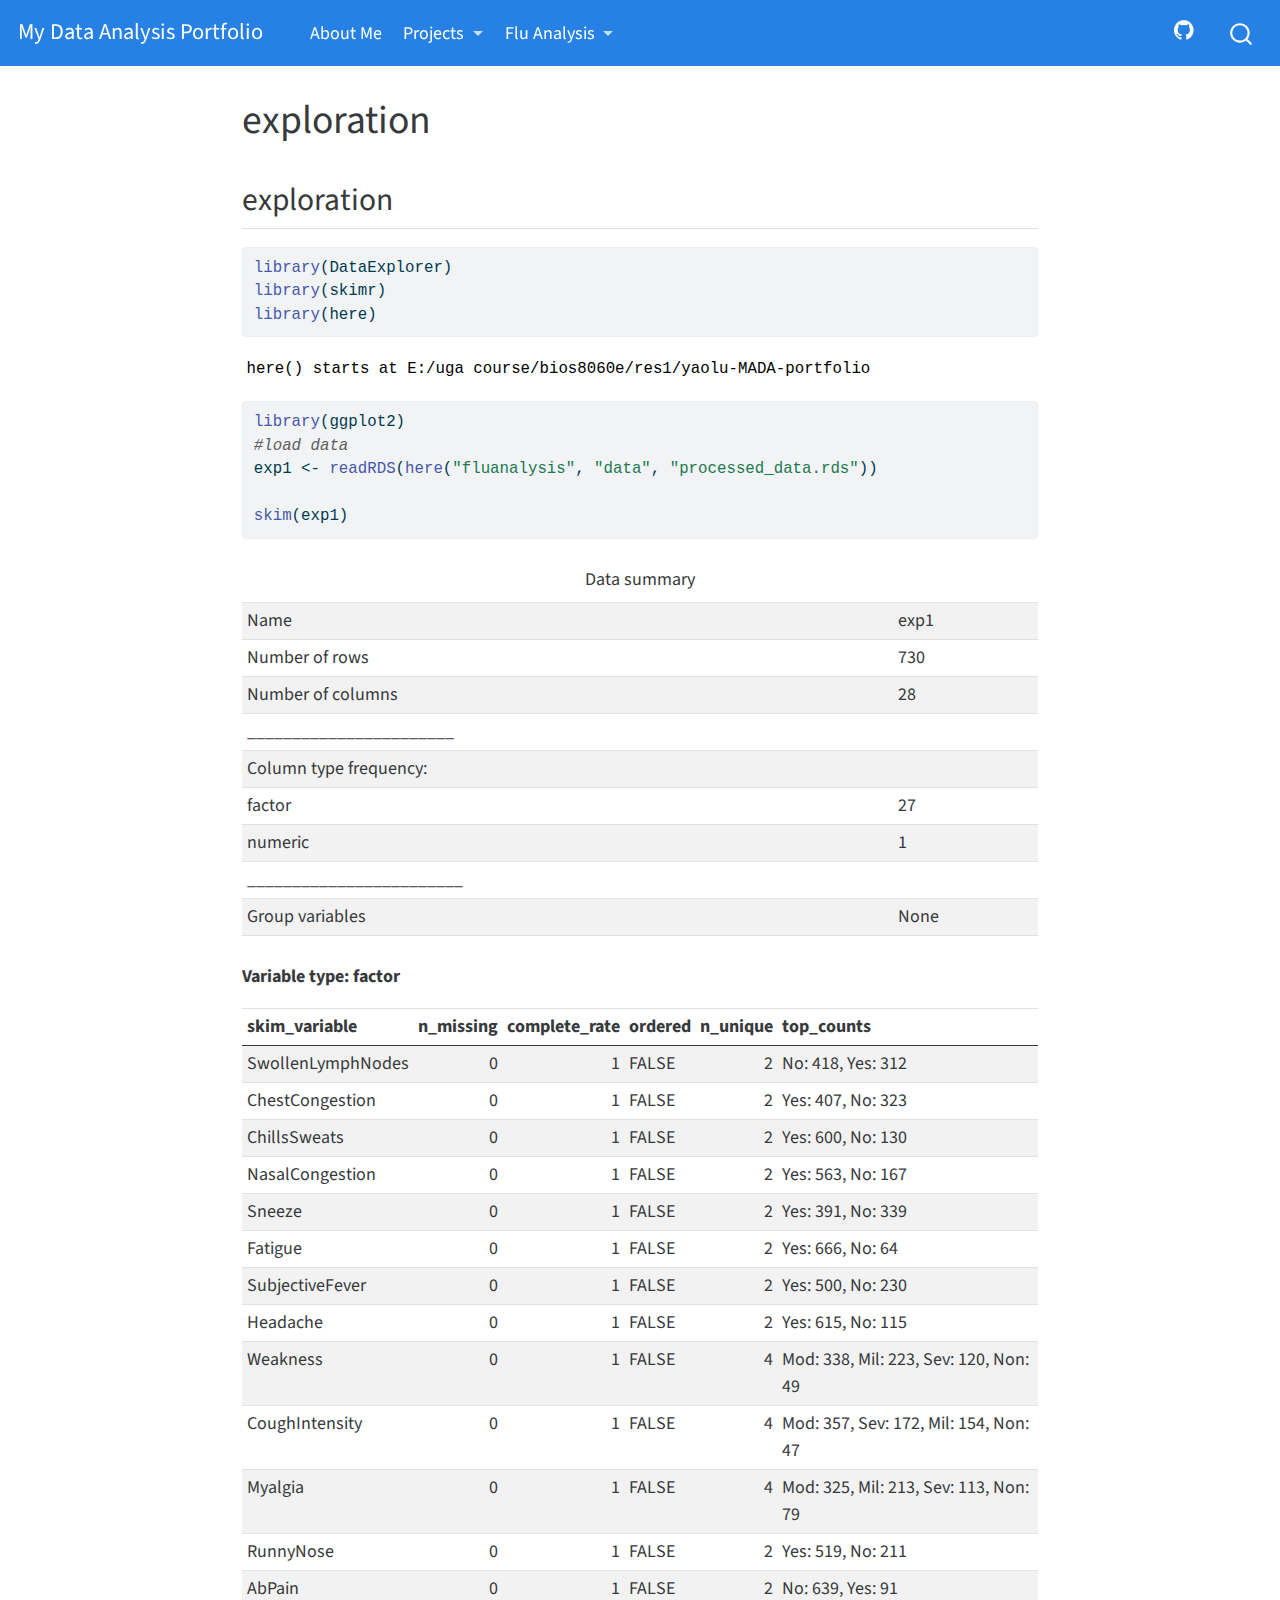
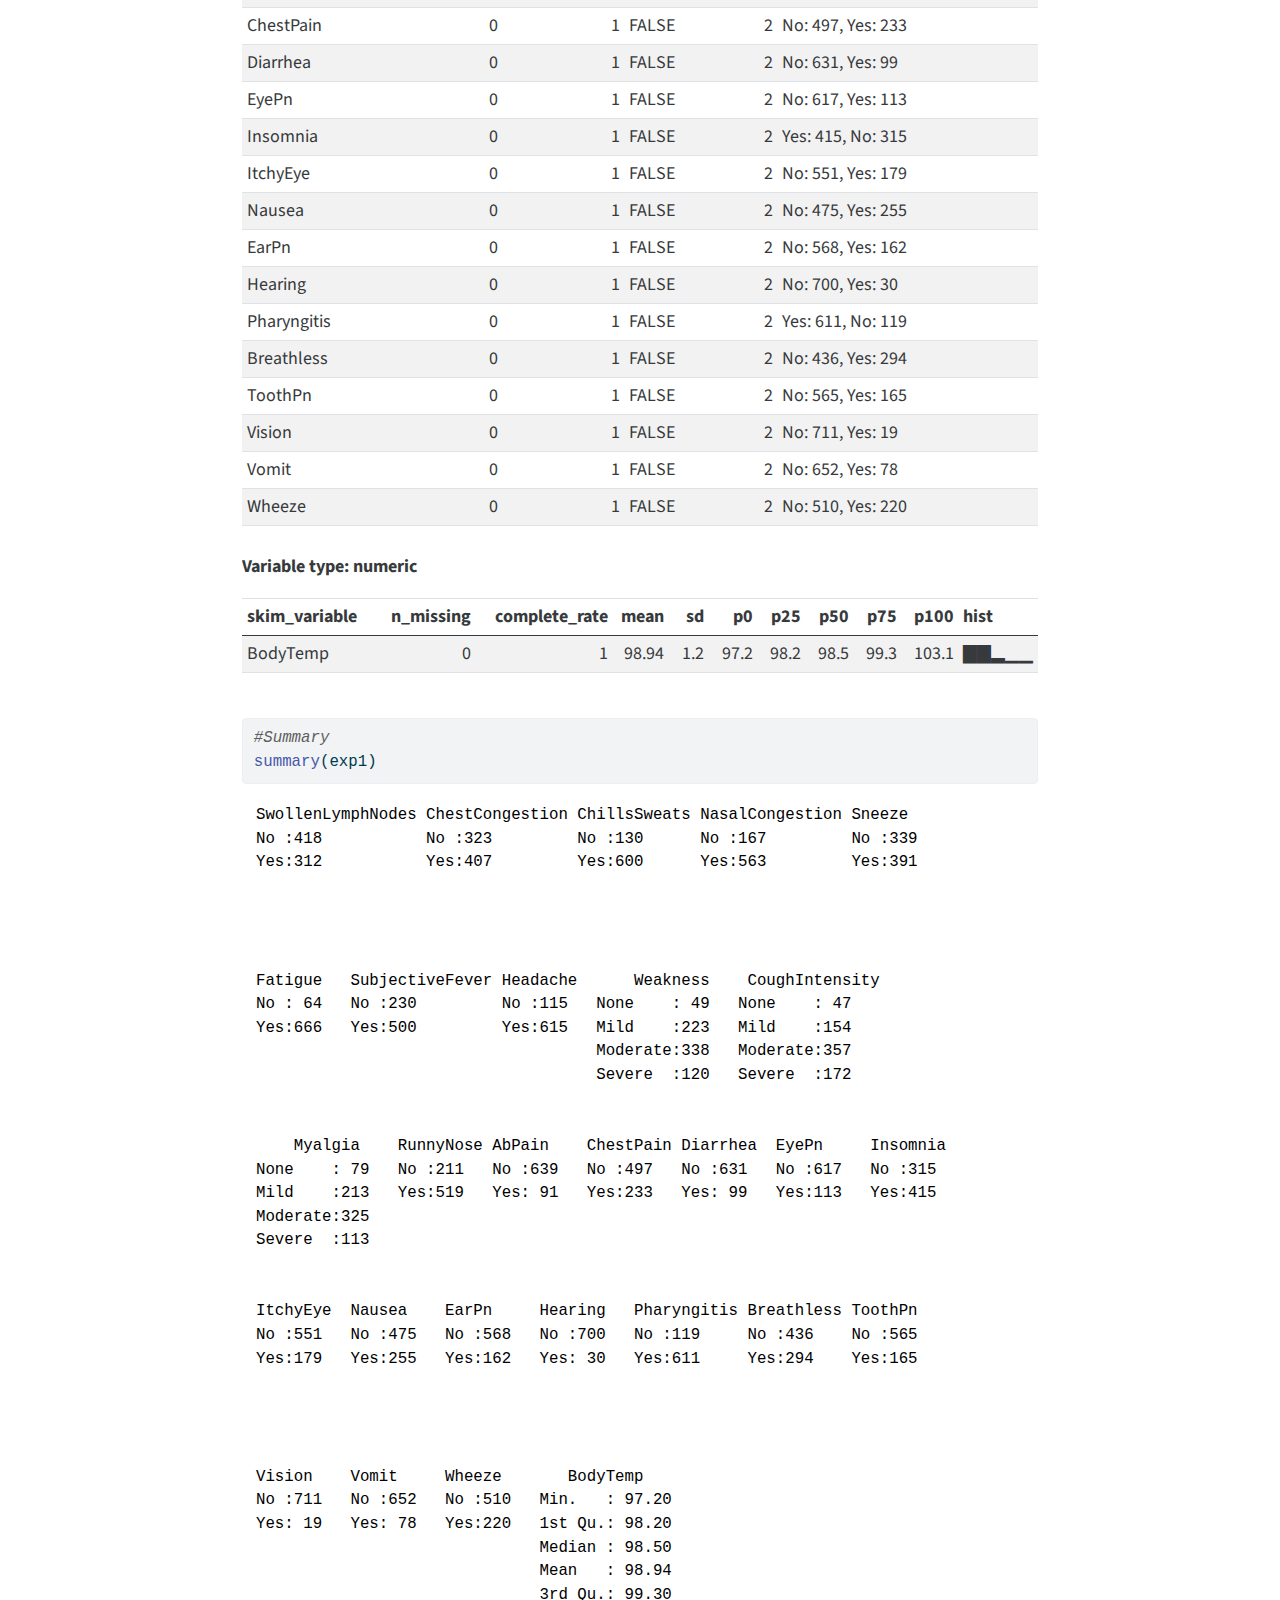
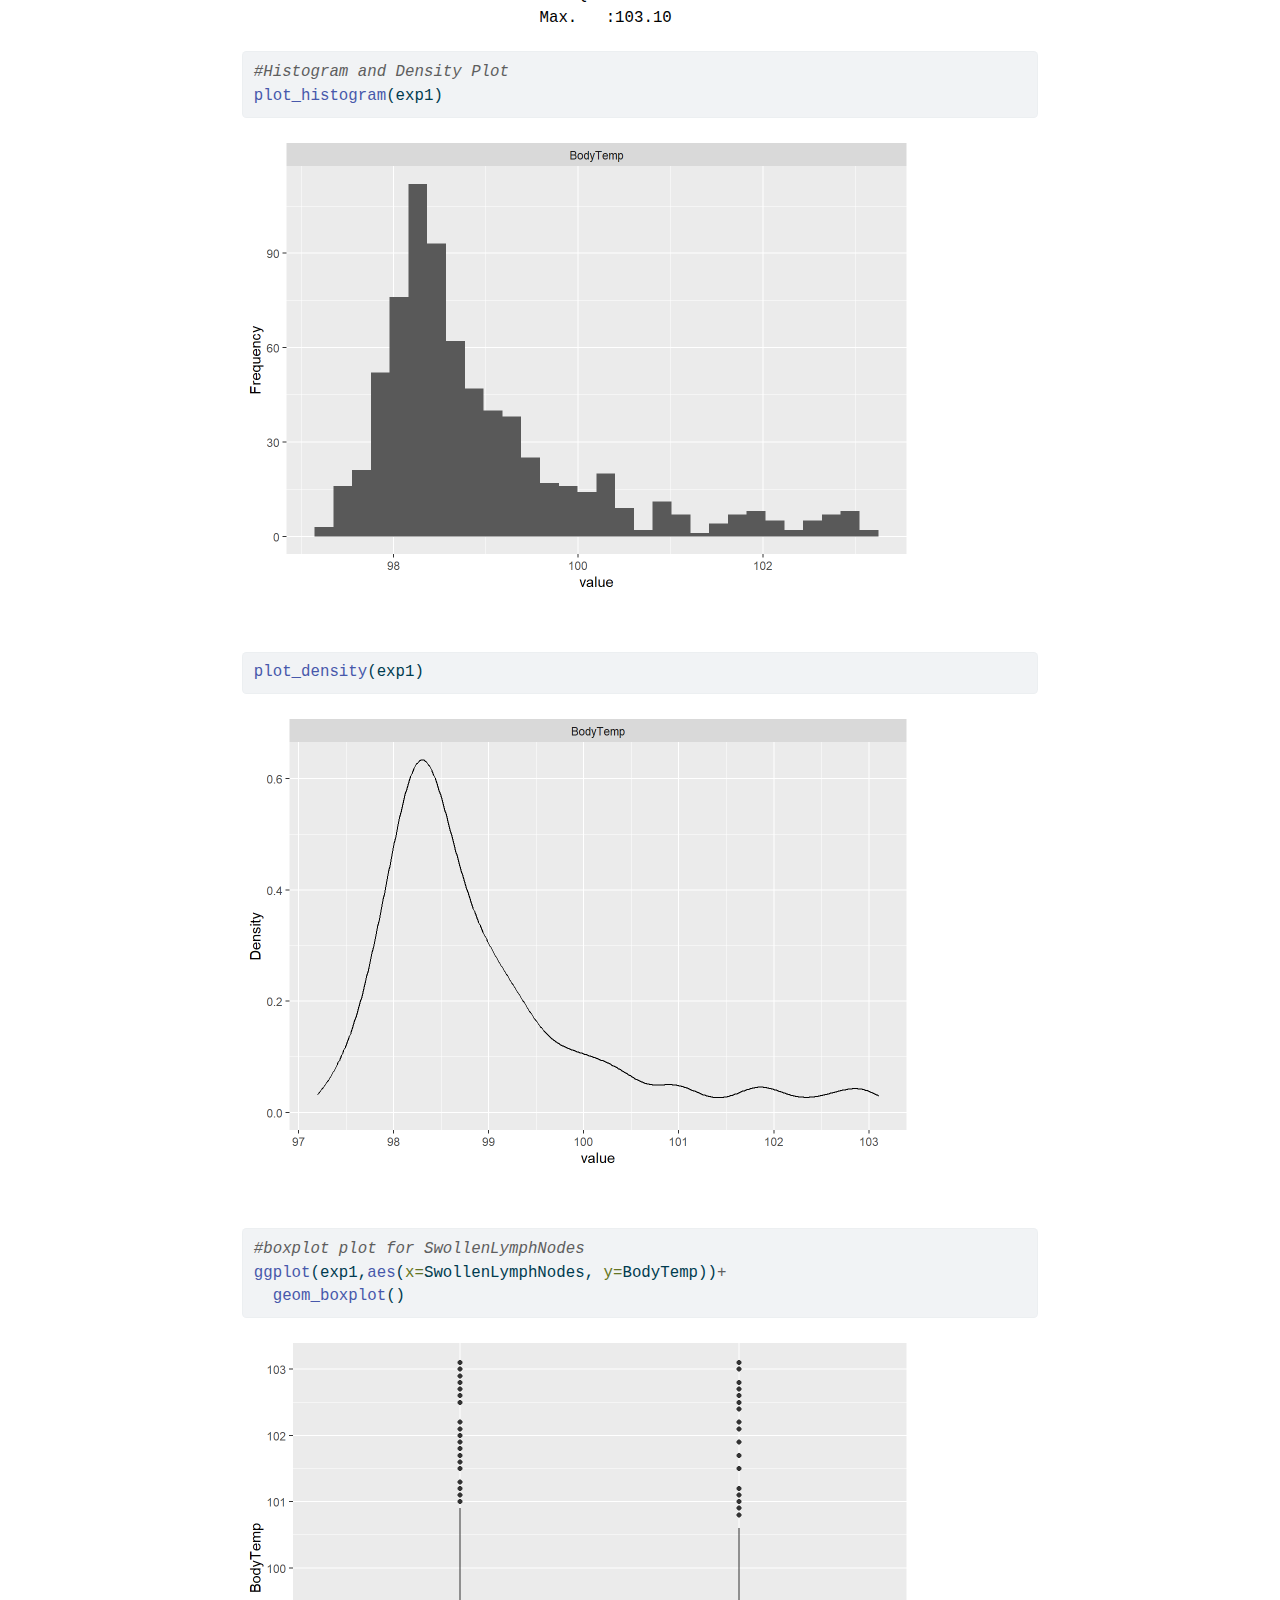
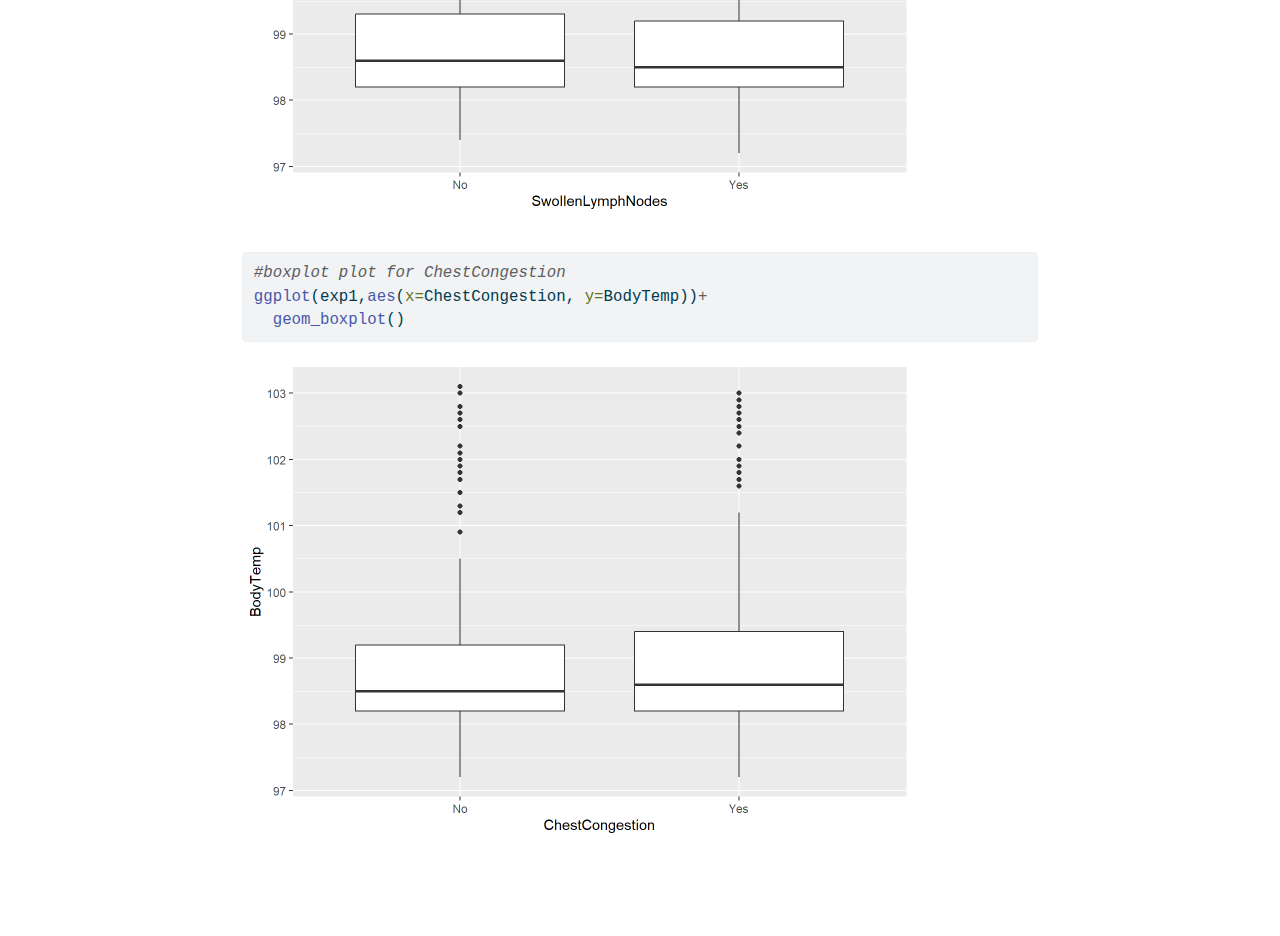
<file: docs/fluanalysis/code/exploration.html>
<!DOCTYPE html>
<html xmlns="http://www.w3.org/1999/xhtml" lang="en" xml:lang="en"><head>

<meta charset="utf-8">
<meta name="generator" content="quarto-1.2.313">

<meta name="viewport" content="width=device-width, initial-scale=1.0, user-scalable=yes">


<title>My Data Analysis Portfolio - exploration</title>
<style>
code{white-space: pre-wrap;}
span.smallcaps{font-variant: small-caps;}
div.columns{display: flex; gap: min(4vw, 1.5em);}
div.column{flex: auto; overflow-x: auto;}
div.hanging-indent{margin-left: 1.5em; text-indent: -1.5em;}
ul.task-list{list-style: none;}
ul.task-list li input[type="checkbox"] {
  width: 0.8em;
  margin: 0 0.8em 0.2em -1.6em;
  vertical-align: middle;
}
pre > code.sourceCode { white-space: pre; position: relative; }
pre > code.sourceCode > span { display: inline-block; line-height: 1.25; }
pre > code.sourceCode > span:empty { height: 1.2em; }
.sourceCode { overflow: visible; }
code.sourceCode > span { color: inherit; text-decoration: inherit; }
div.sourceCode { margin: 1em 0; }
pre.sourceCode { margin: 0; }
@media screen {
div.sourceCode { overflow: auto; }
}
@media print {
pre > code.sourceCode { white-space: pre-wrap; }
pre > code.sourceCode > span { text-indent: -5em; padding-left: 5em; }
}
pre.numberSource code
  { counter-reset: source-line 0; }
pre.numberSource code > span
  { position: relative; left: -4em; counter-increment: source-line; }
pre.numberSource code > span > a:first-child::before
  { content: counter(source-line);
    position: relative; left: -1em; text-align: right; vertical-align: baseline;
    border: none; display: inline-block;
    -webkit-touch-callout: none; -webkit-user-select: none;
    -khtml-user-select: none; -moz-user-select: none;
    -ms-user-select: none; user-select: none;
    padding: 0 4px; width: 4em;
    color: #aaaaaa;
  }
pre.numberSource { margin-left: 3em; border-left: 1px solid #aaaaaa;  padding-left: 4px; }
div.sourceCode
  {   }
@media screen {
pre > code.sourceCode > span > a:first-child::before { text-decoration: underline; }
}
code span.al { color: #ff0000; font-weight: bold; } /* Alert */
code span.an { color: #60a0b0; font-weight: bold; font-style: italic; } /* Annotation */
code span.at { color: #7d9029; } /* Attribute */
code span.bn { color: #40a070; } /* BaseN */
code span.bu { color: #008000; } /* BuiltIn */
code span.cf { color: #007020; font-weight: bold; } /* ControlFlow */
code span.ch { color: #4070a0; } /* Char */
code span.cn { color: #880000; } /* Constant */
code span.co { color: #60a0b0; font-style: italic; } /* Comment */
code span.cv { color: #60a0b0; font-weight: bold; font-style: italic; } /* CommentVar */
code span.do { color: #ba2121; font-style: italic; } /* Documentation */
code span.dt { color: #902000; } /* DataType */
code span.dv { color: #40a070; } /* DecVal */
code span.er { color: #ff0000; font-weight: bold; } /* Error */
code span.ex { } /* Extension */
code span.fl { color: #40a070; } /* Float */
code span.fu { color: #06287e; } /* Function */
code span.im { color: #008000; font-weight: bold; } /* Import */
code span.in { color: #60a0b0; font-weight: bold; font-style: italic; } /* Information */
code span.kw { color: #007020; font-weight: bold; } /* Keyword */
code span.op { color: #666666; } /* Operator */
code span.ot { color: #007020; } /* Other */
code span.pp { color: #bc7a00; } /* Preprocessor */
code span.sc { color: #4070a0; } /* SpecialChar */
code span.ss { color: #bb6688; } /* SpecialString */
code span.st { color: #4070a0; } /* String */
code span.va { color: #19177c; } /* Variable */
code span.vs { color: #4070a0; } /* VerbatimString */
code span.wa { color: #60a0b0; font-weight: bold; font-style: italic; } /* Warning */
</style>


<script src="../../site_libs/quarto-nav/quarto-nav.js"></script>
<script src="../../site_libs/quarto-nav/headroom.min.js"></script>
<script src="../../site_libs/clipboard/clipboard.min.js"></script>
<script src="../../site_libs/quarto-search/autocomplete.umd.js"></script>
<script src="../../site_libs/quarto-search/fuse.min.js"></script>
<script src="../../site_libs/quarto-search/quarto-search.js"></script>
<meta name="quarto:offset" content="../../">
<script src="../../site_libs/quarto-html/quarto.js"></script>
<script src="../../site_libs/quarto-html/popper.min.js"></script>
<script src="../../site_libs/quarto-html/tippy.umd.min.js"></script>
<script src="../../site_libs/quarto-html/anchor.min.js"></script>
<link href="../../site_libs/quarto-html/tippy.css" rel="stylesheet">
<link href="../../site_libs/quarto-html/quarto-syntax-highlighting.css" rel="stylesheet" id="quarto-text-highlighting-styles">
<script src="../../site_libs/bootstrap/bootstrap.min.js"></script>
<link href="../../site_libs/bootstrap/bootstrap-icons.css" rel="stylesheet">
<link href="../../site_libs/bootstrap/bootstrap.min.css" rel="stylesheet" id="quarto-bootstrap" data-mode="light">
<script id="quarto-search-options" type="application/json">{
  "location": "navbar",
  "copy-button": false,
  "collapse-after": 3,
  "panel-placement": "end",
  "type": "overlay",
  "limit": 20,
  "language": {
    "search-no-results-text": "No results",
    "search-matching-documents-text": "matching documents",
    "search-copy-link-title": "Copy link to search",
    "search-hide-matches-text": "Hide additional matches",
    "search-more-match-text": "more match in this document",
    "search-more-matches-text": "more matches in this document",
    "search-clear-button-title": "Clear",
    "search-detached-cancel-button-title": "Cancel",
    "search-submit-button-title": "Submit"
  }
}</script>


<link rel="stylesheet" href="../../styles.css">
</head>

<body class="nav-fixed fullcontent">

<div id="quarto-search-results"></div>
  <header id="quarto-header" class="headroom fixed-top">
    <nav class="navbar navbar-expand-lg navbar-dark ">
      <div class="navbar-container container-fluid">
      <div class="navbar-brand-container">
    <a class="navbar-brand" href="../../index.html">
    <span class="navbar-title">My Data Analysis Portfolio</span>
    </a>
  </div>
          <button class="navbar-toggler" type="button" data-bs-toggle="collapse" data-bs-target="#navbarCollapse" aria-controls="navbarCollapse" aria-expanded="false" aria-label="Toggle navigation" onclick="if (window.quartoToggleHeadroom) { window.quartoToggleHeadroom(); }">
  <span class="navbar-toggler-icon"></span>
</button>
          <div class="collapse navbar-collapse" id="navbarCollapse">
            <ul class="navbar-nav navbar-nav-scroll me-auto">
  <li class="nav-item">
    <a class="nav-link" href="../.././aboutme.html">
 <span class="menu-text">About Me</span></a>
  </li>  
  <li class="nav-item dropdown ">
    <a class="nav-link dropdown-toggle" href="#" id="nav-menu-projects" role="button" data-bs-toggle="dropdown" aria-expanded="false">
 <span class="menu-text">Projects</span>
    </a>
    <ul class="dropdown-menu" aria-labelledby="nav-menu-projects">    
        <li>
    <a class="dropdown-item" href="../.././coding_exercise.html">
 <span class="dropdown-text">R Coding Exercise</span></a>
  </li>  
        <li>
    <a class="dropdown-item" href="../.././visualization_exercise.html">
 <span class="dropdown-text">Visualization Exercise</span></a>
  </li>  
        <li>
    <a class="dropdown-item" href="../.././tidytuesday_exercise.html">
 <span class="dropdown-text">Tidy Tuesday Exercise</span></a>
  </li>  
        <li>
    <a class="dropdown-item" href="../.././dataanalysis_exercise.html">
 <span class="dropdown-text">Data Analysis Exercise</span></a>
  </li>  
    </ul>
  </li>
  <li class="nav-item dropdown ">
    <a class="nav-link dropdown-toggle" href="#" id="nav-menu-flu-analysis" role="button" data-bs-toggle="dropdown" aria-expanded="false">
 <span class="menu-text">Flu Analysis</span>
    </a>
    <ul class="dropdown-menu" aria-labelledby="nav-menu-flu-analysis">    
        <li>
    <a class="dropdown-item" href="../.././fluanalysis/code/exploration.html">
 <span class="dropdown-text">Exploration</span></a>
  </li>  
        <li>
    <a class="dropdown-item" href="../.././fluanalysis/code/wrangling.html">
 <span class="dropdown-text">Wrangling</span></a>
  </li>  
        <li>
    <a class="dropdown-item" href="../.././fluanalysis/code/fitting.html">
 <span class="dropdown-text">Fitting</span></a>
  </li>  
        <li>
    <a class="dropdown-item" href="../.././fluanalysis/code/modeleval.html">
 <span class="dropdown-text">Model Evaluation</span></a>
  </li>  
        <li>
    <a class="dropdown-item" href="../.././fluanalysis/code/machinelearning.html">
 <span class="dropdown-text">Machine Learning</span></a>
  </li>  
    </ul>
  </li>
</ul>
            <ul class="navbar-nav navbar-nav-scroll ms-auto">
  <li class="nav-item compact">
    <a class="nav-link" href="../../URL-TO-THIS-REPOSITORY-HERE"><i class="bi bi-github" role="img">
</i> 
 <span class="menu-text"></span></a>
  </li>  
</ul>
              <div id="quarto-search" class="" title="Search"></div>
          </div> <!-- /navcollapse -->
      </div> <!-- /container-fluid -->
    </nav>
</header>
<!-- content -->
<div id="quarto-content" class="quarto-container page-columns page-rows-contents page-layout-article page-navbar">
<!-- sidebar -->
<!-- margin-sidebar -->
    
<!-- main -->
<main class="content" id="quarto-document-content">

<header id="title-block-header" class="quarto-title-block default">
<div class="quarto-title">
<h1 class="title">exploration</h1>
</div>



<div class="quarto-title-meta">

    
  
    
  </div>
  

</header>

<section id="exploration" class="level2">
<h2 class="anchored" data-anchor-id="exploration">exploration</h2>
<div class="cell">
<div class="sourceCode cell-code" id="cb1"><pre class="sourceCode r code-with-copy"><code class="sourceCode r"><span id="cb1-1"><a href="#cb1-1" aria-hidden="true" tabindex="-1"></a><span class="fu">library</span>(DataExplorer)</span>
<span id="cb1-2"><a href="#cb1-2" aria-hidden="true" tabindex="-1"></a><span class="fu">library</span>(skimr)</span>
<span id="cb1-3"><a href="#cb1-3" aria-hidden="true" tabindex="-1"></a><span class="fu">library</span>(here)</span></code><button title="Copy to Clipboard" class="code-copy-button"><i class="bi"></i></button></pre></div>
<div class="cell-output cell-output-stderr">
<pre><code>here() starts at E:/uga course/bios8060e/res1/yaolu-MADA-portfolio</code></pre>
</div>
<div class="sourceCode cell-code" id="cb3"><pre class="sourceCode r code-with-copy"><code class="sourceCode r"><span id="cb3-1"><a href="#cb3-1" aria-hidden="true" tabindex="-1"></a><span class="fu">library</span>(ggplot2)</span>
<span id="cb3-2"><a href="#cb3-2" aria-hidden="true" tabindex="-1"></a><span class="co">#load data</span></span>
<span id="cb3-3"><a href="#cb3-3" aria-hidden="true" tabindex="-1"></a>exp1 <span class="ot">&lt;-</span> <span class="fu">readRDS</span>(<span class="fu">here</span>(<span class="st">"fluanalysis"</span>, <span class="st">"data"</span>, <span class="st">"processed_data.rds"</span>))</span>
<span id="cb3-4"><a href="#cb3-4" aria-hidden="true" tabindex="-1"></a></span>
<span id="cb3-5"><a href="#cb3-5" aria-hidden="true" tabindex="-1"></a><span class="fu">skim</span>(exp1)</span></code><button title="Copy to Clipboard" class="code-copy-button"><i class="bi"></i></button></pre></div>
<div class="cell-output-display">
<table class="table table-sm table-striped">
<caption>Data summary</caption>
<tbody>
<tr class="odd">
<td style="text-align: left;">Name</td>
<td style="text-align: left;">exp1</td>
</tr>
<tr class="even">
<td style="text-align: left;">Number of rows</td>
<td style="text-align: left;">730</td>
</tr>
<tr class="odd">
<td style="text-align: left;">Number of columns</td>
<td style="text-align: left;">28</td>
</tr>
<tr class="even">
<td style="text-align: left;">_______________________</td>
<td style="text-align: left;"></td>
</tr>
<tr class="odd">
<td style="text-align: left;">Column type frequency:</td>
<td style="text-align: left;"></td>
</tr>
<tr class="even">
<td style="text-align: left;">factor</td>
<td style="text-align: left;">27</td>
</tr>
<tr class="odd">
<td style="text-align: left;">numeric</td>
<td style="text-align: left;">1</td>
</tr>
<tr class="even">
<td style="text-align: left;">________________________</td>
<td style="text-align: left;"></td>
</tr>
<tr class="odd">
<td style="text-align: left;">Group variables</td>
<td style="text-align: left;">None</td>
</tr>
</tbody>
</table>
<p><strong>Variable type: factor</strong></p>
<table class="table table-sm table-striped">
<colgroup>
<col style="width: 18%">
<col style="width: 10%">
<col style="width: 14%">
<col style="width: 8%">
<col style="width: 9%">
<col style="width: 39%">
</colgroup>
<thead>
<tr class="header">
<th style="text-align: left;">skim_variable</th>
<th style="text-align: right;">n_missing</th>
<th style="text-align: right;">complete_rate</th>
<th style="text-align: left;">ordered</th>
<th style="text-align: right;">n_unique</th>
<th style="text-align: left;">top_counts</th>
</tr>
</thead>
<tbody>
<tr class="odd">
<td style="text-align: left;">SwollenLymphNodes</td>
<td style="text-align: right;">0</td>
<td style="text-align: right;">1</td>
<td style="text-align: left;">FALSE</td>
<td style="text-align: right;">2</td>
<td style="text-align: left;">No: 418, Yes: 312</td>
</tr>
<tr class="even">
<td style="text-align: left;">ChestCongestion</td>
<td style="text-align: right;">0</td>
<td style="text-align: right;">1</td>
<td style="text-align: left;">FALSE</td>
<td style="text-align: right;">2</td>
<td style="text-align: left;">Yes: 407, No: 323</td>
</tr>
<tr class="odd">
<td style="text-align: left;">ChillsSweats</td>
<td style="text-align: right;">0</td>
<td style="text-align: right;">1</td>
<td style="text-align: left;">FALSE</td>
<td style="text-align: right;">2</td>
<td style="text-align: left;">Yes: 600, No: 130</td>
</tr>
<tr class="even">
<td style="text-align: left;">NasalCongestion</td>
<td style="text-align: right;">0</td>
<td style="text-align: right;">1</td>
<td style="text-align: left;">FALSE</td>
<td style="text-align: right;">2</td>
<td style="text-align: left;">Yes: 563, No: 167</td>
</tr>
<tr class="odd">
<td style="text-align: left;">Sneeze</td>
<td style="text-align: right;">0</td>
<td style="text-align: right;">1</td>
<td style="text-align: left;">FALSE</td>
<td style="text-align: right;">2</td>
<td style="text-align: left;">Yes: 391, No: 339</td>
</tr>
<tr class="even">
<td style="text-align: left;">Fatigue</td>
<td style="text-align: right;">0</td>
<td style="text-align: right;">1</td>
<td style="text-align: left;">FALSE</td>
<td style="text-align: right;">2</td>
<td style="text-align: left;">Yes: 666, No: 64</td>
</tr>
<tr class="odd">
<td style="text-align: left;">SubjectiveFever</td>
<td style="text-align: right;">0</td>
<td style="text-align: right;">1</td>
<td style="text-align: left;">FALSE</td>
<td style="text-align: right;">2</td>
<td style="text-align: left;">Yes: 500, No: 230</td>
</tr>
<tr class="even">
<td style="text-align: left;">Headache</td>
<td style="text-align: right;">0</td>
<td style="text-align: right;">1</td>
<td style="text-align: left;">FALSE</td>
<td style="text-align: right;">2</td>
<td style="text-align: left;">Yes: 615, No: 115</td>
</tr>
<tr class="odd">
<td style="text-align: left;">Weakness</td>
<td style="text-align: right;">0</td>
<td style="text-align: right;">1</td>
<td style="text-align: left;">FALSE</td>
<td style="text-align: right;">4</td>
<td style="text-align: left;">Mod: 338, Mil: 223, Sev: 120, Non: 49</td>
</tr>
<tr class="even">
<td style="text-align: left;">CoughIntensity</td>
<td style="text-align: right;">0</td>
<td style="text-align: right;">1</td>
<td style="text-align: left;">FALSE</td>
<td style="text-align: right;">4</td>
<td style="text-align: left;">Mod: 357, Sev: 172, Mil: 154, Non: 47</td>
</tr>
<tr class="odd">
<td style="text-align: left;">Myalgia</td>
<td style="text-align: right;">0</td>
<td style="text-align: right;">1</td>
<td style="text-align: left;">FALSE</td>
<td style="text-align: right;">4</td>
<td style="text-align: left;">Mod: 325, Mil: 213, Sev: 113, Non: 79</td>
</tr>
<tr class="even">
<td style="text-align: left;">RunnyNose</td>
<td style="text-align: right;">0</td>
<td style="text-align: right;">1</td>
<td style="text-align: left;">FALSE</td>
<td style="text-align: right;">2</td>
<td style="text-align: left;">Yes: 519, No: 211</td>
</tr>
<tr class="odd">
<td style="text-align: left;">AbPain</td>
<td style="text-align: right;">0</td>
<td style="text-align: right;">1</td>
<td style="text-align: left;">FALSE</td>
<td style="text-align: right;">2</td>
<td style="text-align: left;">No: 639, Yes: 91</td>
</tr>
<tr class="even">
<td style="text-align: left;">ChestPain</td>
<td style="text-align: right;">0</td>
<td style="text-align: right;">1</td>
<td style="text-align: left;">FALSE</td>
<td style="text-align: right;">2</td>
<td style="text-align: left;">No: 497, Yes: 233</td>
</tr>
<tr class="odd">
<td style="text-align: left;">Diarrhea</td>
<td style="text-align: right;">0</td>
<td style="text-align: right;">1</td>
<td style="text-align: left;">FALSE</td>
<td style="text-align: right;">2</td>
<td style="text-align: left;">No: 631, Yes: 99</td>
</tr>
<tr class="even">
<td style="text-align: left;">EyePn</td>
<td style="text-align: right;">0</td>
<td style="text-align: right;">1</td>
<td style="text-align: left;">FALSE</td>
<td style="text-align: right;">2</td>
<td style="text-align: left;">No: 617, Yes: 113</td>
</tr>
<tr class="odd">
<td style="text-align: left;">Insomnia</td>
<td style="text-align: right;">0</td>
<td style="text-align: right;">1</td>
<td style="text-align: left;">FALSE</td>
<td style="text-align: right;">2</td>
<td style="text-align: left;">Yes: 415, No: 315</td>
</tr>
<tr class="even">
<td style="text-align: left;">ItchyEye</td>
<td style="text-align: right;">0</td>
<td style="text-align: right;">1</td>
<td style="text-align: left;">FALSE</td>
<td style="text-align: right;">2</td>
<td style="text-align: left;">No: 551, Yes: 179</td>
</tr>
<tr class="odd">
<td style="text-align: left;">Nausea</td>
<td style="text-align: right;">0</td>
<td style="text-align: right;">1</td>
<td style="text-align: left;">FALSE</td>
<td style="text-align: right;">2</td>
<td style="text-align: left;">No: 475, Yes: 255</td>
</tr>
<tr class="even">
<td style="text-align: left;">EarPn</td>
<td style="text-align: right;">0</td>
<td style="text-align: right;">1</td>
<td style="text-align: left;">FALSE</td>
<td style="text-align: right;">2</td>
<td style="text-align: left;">No: 568, Yes: 162</td>
</tr>
<tr class="odd">
<td style="text-align: left;">Hearing</td>
<td style="text-align: right;">0</td>
<td style="text-align: right;">1</td>
<td style="text-align: left;">FALSE</td>
<td style="text-align: right;">2</td>
<td style="text-align: left;">No: 700, Yes: 30</td>
</tr>
<tr class="even">
<td style="text-align: left;">Pharyngitis</td>
<td style="text-align: right;">0</td>
<td style="text-align: right;">1</td>
<td style="text-align: left;">FALSE</td>
<td style="text-align: right;">2</td>
<td style="text-align: left;">Yes: 611, No: 119</td>
</tr>
<tr class="odd">
<td style="text-align: left;">Breathless</td>
<td style="text-align: right;">0</td>
<td style="text-align: right;">1</td>
<td style="text-align: left;">FALSE</td>
<td style="text-align: right;">2</td>
<td style="text-align: left;">No: 436, Yes: 294</td>
</tr>
<tr class="even">
<td style="text-align: left;">ToothPn</td>
<td style="text-align: right;">0</td>
<td style="text-align: right;">1</td>
<td style="text-align: left;">FALSE</td>
<td style="text-align: right;">2</td>
<td style="text-align: left;">No: 565, Yes: 165</td>
</tr>
<tr class="odd">
<td style="text-align: left;">Vision</td>
<td style="text-align: right;">0</td>
<td style="text-align: right;">1</td>
<td style="text-align: left;">FALSE</td>
<td style="text-align: right;">2</td>
<td style="text-align: left;">No: 711, Yes: 19</td>
</tr>
<tr class="even">
<td style="text-align: left;">Vomit</td>
<td style="text-align: right;">0</td>
<td style="text-align: right;">1</td>
<td style="text-align: left;">FALSE</td>
<td style="text-align: right;">2</td>
<td style="text-align: left;">No: 652, Yes: 78</td>
</tr>
<tr class="odd">
<td style="text-align: left;">Wheeze</td>
<td style="text-align: right;">0</td>
<td style="text-align: right;">1</td>
<td style="text-align: left;">FALSE</td>
<td style="text-align: right;">2</td>
<td style="text-align: left;">No: 510, Yes: 220</td>
</tr>
</tbody>
</table>
<p><strong>Variable type: numeric</strong></p>
<table class="table table-sm table-striped">
<colgroup>
<col style="width: 17%">
<col style="width: 12%">
<col style="width: 17%">
<col style="width: 7%">
<col style="width: 5%">
<col style="width: 6%">
<col style="width: 6%">
<col style="width: 6%">
<col style="width: 6%">
<col style="width: 7%">
<col style="width: 7%">
</colgroup>
<thead>
<tr class="header">
<th style="text-align: left;">skim_variable</th>
<th style="text-align: right;">n_missing</th>
<th style="text-align: right;">complete_rate</th>
<th style="text-align: right;">mean</th>
<th style="text-align: right;">sd</th>
<th style="text-align: right;">p0</th>
<th style="text-align: right;">p25</th>
<th style="text-align: right;">p50</th>
<th style="text-align: right;">p75</th>
<th style="text-align: right;">p100</th>
<th style="text-align: left;">hist</th>
</tr>
</thead>
<tbody>
<tr class="odd">
<td style="text-align: left;">BodyTemp</td>
<td style="text-align: right;">0</td>
<td style="text-align: right;">1</td>
<td style="text-align: right;">98.94</td>
<td style="text-align: right;">1.2</td>
<td style="text-align: right;">97.2</td>
<td style="text-align: right;">98.2</td>
<td style="text-align: right;">98.5</td>
<td style="text-align: right;">99.3</td>
<td style="text-align: right;">103.1</td>
<td style="text-align: left;">▇▇▂▁▁</td>
</tr>
</tbody>
</table>
</div>
<div class="sourceCode cell-code" id="cb4"><pre class="sourceCode r code-with-copy"><code class="sourceCode r"><span id="cb4-1"><a href="#cb4-1" aria-hidden="true" tabindex="-1"></a><span class="co">#Summary</span></span>
<span id="cb4-2"><a href="#cb4-2" aria-hidden="true" tabindex="-1"></a><span class="fu">summary</span>(exp1)</span></code><button title="Copy to Clipboard" class="code-copy-button"><i class="bi"></i></button></pre></div>
<div class="cell-output cell-output-stdout">
<pre><code> SwollenLymphNodes ChestCongestion ChillsSweats NasalCongestion Sneeze   
 No :418           No :323         No :130      No :167         No :339  
 Yes:312           Yes:407         Yes:600      Yes:563         Yes:391  
                                                                         
                                                                         
                                                                         
                                                                         
 Fatigue   SubjectiveFever Headache      Weakness    CoughIntensity
 No : 64   No :230         No :115   None    : 49   None    : 47   
 Yes:666   Yes:500         Yes:615   Mild    :223   Mild    :154   
                                     Moderate:338   Moderate:357   
                                     Severe  :120   Severe  :172   
                                                                   
                                                                   
     Myalgia    RunnyNose AbPain    ChestPain Diarrhea  EyePn     Insomnia 
 None    : 79   No :211   No :639   No :497   No :631   No :617   No :315  
 Mild    :213   Yes:519   Yes: 91   Yes:233   Yes: 99   Yes:113   Yes:415  
 Moderate:325                                                              
 Severe  :113                                                              
                                                                           
                                                                           
 ItchyEye  Nausea    EarPn     Hearing   Pharyngitis Breathless ToothPn  
 No :551   No :475   No :568   No :700   No :119     No :436    No :565  
 Yes:179   Yes:255   Yes:162   Yes: 30   Yes:611     Yes:294    Yes:165  
                                                                         
                                                                         
                                                                         
                                                                         
 Vision    Vomit     Wheeze       BodyTemp     
 No :711   No :652   No :510   Min.   : 97.20  
 Yes: 19   Yes: 78   Yes:220   1st Qu.: 98.20  
                               Median : 98.50  
                               Mean   : 98.94  
                               3rd Qu.: 99.30  
                               Max.   :103.10  </code></pre>
</div>
<div class="sourceCode cell-code" id="cb6"><pre class="sourceCode r code-with-copy"><code class="sourceCode r"><span id="cb6-1"><a href="#cb6-1" aria-hidden="true" tabindex="-1"></a><span class="co">#Histogram and Density Plot</span></span>
<span id="cb6-2"><a href="#cb6-2" aria-hidden="true" tabindex="-1"></a><span class="fu">plot_histogram</span>(exp1)</span></code><button title="Copy to Clipboard" class="code-copy-button"><i class="bi"></i></button></pre></div>
<div class="cell-output-display">
<p><img src="exploration_files/figure-html/unnamed-chunk-1-1.png" class="img-fluid" width="672"></p>
</div>
<div class="sourceCode cell-code" id="cb7"><pre class="sourceCode r code-with-copy"><code class="sourceCode r"><span id="cb7-1"><a href="#cb7-1" aria-hidden="true" tabindex="-1"></a><span class="fu">plot_density</span>(exp1)</span></code><button title="Copy to Clipboard" class="code-copy-button"><i class="bi"></i></button></pre></div>
<div class="cell-output-display">
<p><img src="exploration_files/figure-html/unnamed-chunk-1-2.png" class="img-fluid" width="672"></p>
</div>
<div class="sourceCode cell-code" id="cb8"><pre class="sourceCode r code-with-copy"><code class="sourceCode r"><span id="cb8-1"><a href="#cb8-1" aria-hidden="true" tabindex="-1"></a><span class="co">#boxplot plot for SwollenLymphNodes</span></span>
<span id="cb8-2"><a href="#cb8-2" aria-hidden="true" tabindex="-1"></a><span class="fu">ggplot</span>(exp1,<span class="fu">aes</span>(<span class="at">x=</span>SwollenLymphNodes, <span class="at">y=</span>BodyTemp))<span class="sc">+</span></span>
<span id="cb8-3"><a href="#cb8-3" aria-hidden="true" tabindex="-1"></a>  <span class="fu">geom_boxplot</span>()</span></code><button title="Copy to Clipboard" class="code-copy-button"><i class="bi"></i></button></pre></div>
<div class="cell-output-display">
<p><img src="exploration_files/figure-html/unnamed-chunk-1-3.png" class="img-fluid" width="672"></p>
</div>
<div class="sourceCode cell-code" id="cb9"><pre class="sourceCode r code-with-copy"><code class="sourceCode r"><span id="cb9-1"><a href="#cb9-1" aria-hidden="true" tabindex="-1"></a><span class="co">#boxplot plot for ChestCongestion</span></span>
<span id="cb9-2"><a href="#cb9-2" aria-hidden="true" tabindex="-1"></a><span class="fu">ggplot</span>(exp1,<span class="fu">aes</span>(<span class="at">x=</span>ChestCongestion, <span class="at">y=</span>BodyTemp))<span class="sc">+</span></span>
<span id="cb9-3"><a href="#cb9-3" aria-hidden="true" tabindex="-1"></a>  <span class="fu">geom_boxplot</span>()</span></code><button title="Copy to Clipboard" class="code-copy-button"><i class="bi"></i></button></pre></div>
<div class="cell-output-display">
<p><img src="exploration_files/figure-html/unnamed-chunk-1-4.png" class="img-fluid" width="672"></p>
</div>
</div>


</section>

</main> <!-- /main -->
<script id="quarto-html-after-body" type="application/javascript">
window.document.addEventListener("DOMContentLoaded", function (event) {
  const toggleBodyColorMode = (bsSheetEl) => {
    const mode = bsSheetEl.getAttribute("data-mode");
    const bodyEl = window.document.querySelector("body");
    if (mode === "dark") {
      bodyEl.classList.add("quarto-dark");
      bodyEl.classList.remove("quarto-light");
    } else {
      bodyEl.classList.add("quarto-light");
      bodyEl.classList.remove("quarto-dark");
    }
  }
  const toggleBodyColorPrimary = () => {
    const bsSheetEl = window.document.querySelector("link#quarto-bootstrap");
    if (bsSheetEl) {
      toggleBodyColorMode(bsSheetEl);
    }
  }
  toggleBodyColorPrimary();  
  const icon = "";
  const anchorJS = new window.AnchorJS();
  anchorJS.options = {
    placement: 'right',
    icon: icon
  };
  anchorJS.add('.anchored');
  const clipboard = new window.ClipboardJS('.code-copy-button', {
    target: function(trigger) {
      return trigger.previousElementSibling;
    }
  });
  clipboard.on('success', function(e) {
    // button target
    const button = e.trigger;
    // don't keep focus
    button.blur();
    // flash "checked"
    button.classList.add('code-copy-button-checked');
    var currentTitle = button.getAttribute("title");
    button.setAttribute("title", "Copied!");
    let tooltip;
    if (window.bootstrap) {
      button.setAttribute("data-bs-toggle", "tooltip");
      button.setAttribute("data-bs-placement", "left");
      button.setAttribute("data-bs-title", "Copied!");
      tooltip = new bootstrap.Tooltip(button, 
        { trigger: "manual", 
          customClass: "code-copy-button-tooltip",
          offset: [0, -8]});
      tooltip.show();    
    }
    setTimeout(function() {
      if (tooltip) {
        tooltip.hide();
        button.removeAttribute("data-bs-title");
        button.removeAttribute("data-bs-toggle");
        button.removeAttribute("data-bs-placement");
      }
      button.setAttribute("title", currentTitle);
      button.classList.remove('code-copy-button-checked');
    }, 1000);
    // clear code selection
    e.clearSelection();
  });
  function tippyHover(el, contentFn) {
    const config = {
      allowHTML: true,
      content: contentFn,
      maxWidth: 500,
      delay: 100,
      arrow: false,
      appendTo: function(el) {
          return el.parentElement;
      },
      interactive: true,
      interactiveBorder: 10,
      theme: 'quarto',
      placement: 'bottom-start'
    };
    window.tippy(el, config); 
  }
  const noterefs = window.document.querySelectorAll('a[role="doc-noteref"]');
  for (var i=0; i<noterefs.length; i++) {
    const ref = noterefs[i];
    tippyHover(ref, function() {
      // use id or data attribute instead here
      let href = ref.getAttribute('data-footnote-href') || ref.getAttribute('href');
      try { href = new URL(href).hash; } catch {}
      const id = href.replace(/^#\/?/, "");
      const note = window.document.getElementById(id);
      return note.innerHTML;
    });
  }
  const findCites = (el) => {
    const parentEl = el.parentElement;
    if (parentEl) {
      const cites = parentEl.dataset.cites;
      if (cites) {
        return {
          el,
          cites: cites.split(' ')
        };
      } else {
        return findCites(el.parentElement)
      }
    } else {
      return undefined;
    }
  };
  var bibliorefs = window.document.querySelectorAll('a[role="doc-biblioref"]');
  for (var i=0; i<bibliorefs.length; i++) {
    const ref = bibliorefs[i];
    const citeInfo = findCites(ref);
    if (citeInfo) {
      tippyHover(citeInfo.el, function() {
        var popup = window.document.createElement('div');
        citeInfo.cites.forEach(function(cite) {
          var citeDiv = window.document.createElement('div');
          citeDiv.classList.add('hanging-indent');
          citeDiv.classList.add('csl-entry');
          var biblioDiv = window.document.getElementById('ref-' + cite);
          if (biblioDiv) {
            citeDiv.innerHTML = biblioDiv.innerHTML;
          }
          popup.appendChild(citeDiv);
        });
        return popup.innerHTML;
      });
    }
  }
});
</script>
</div> <!-- /content -->



</body></html>
</file>
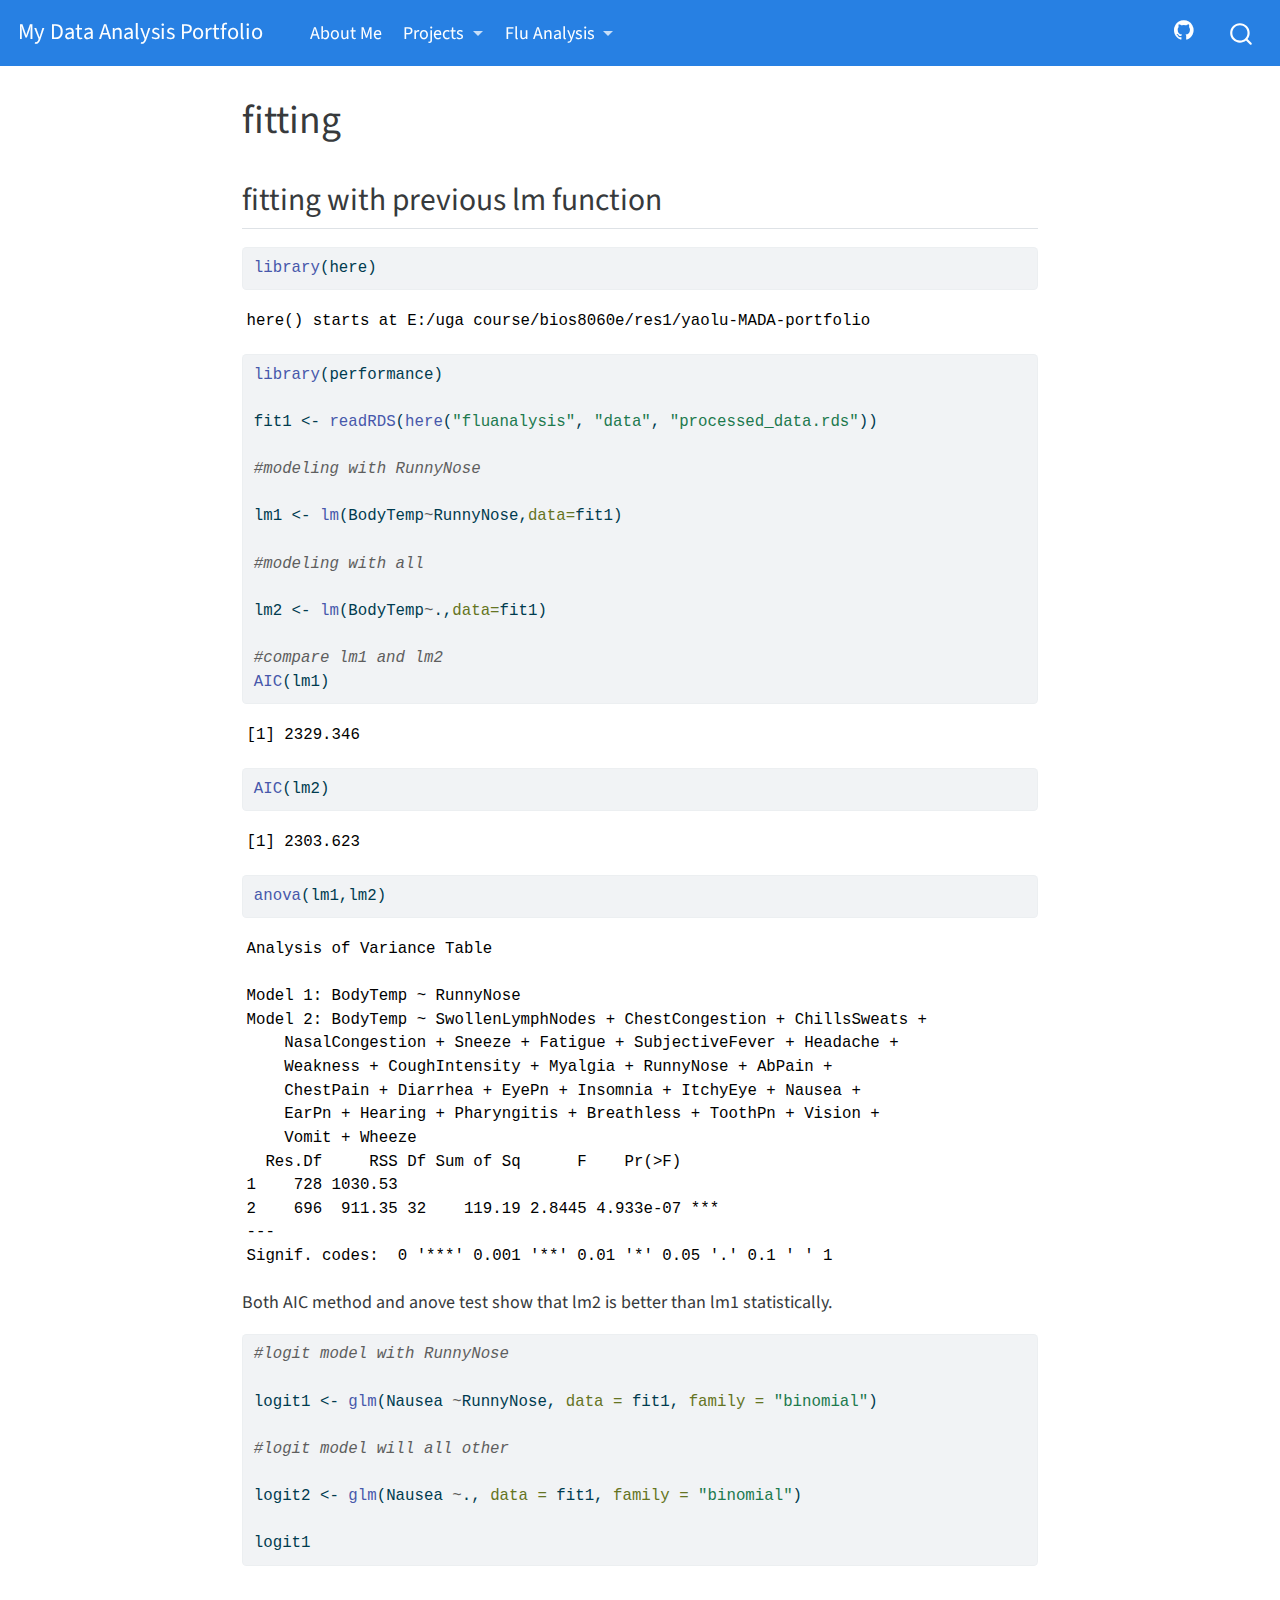
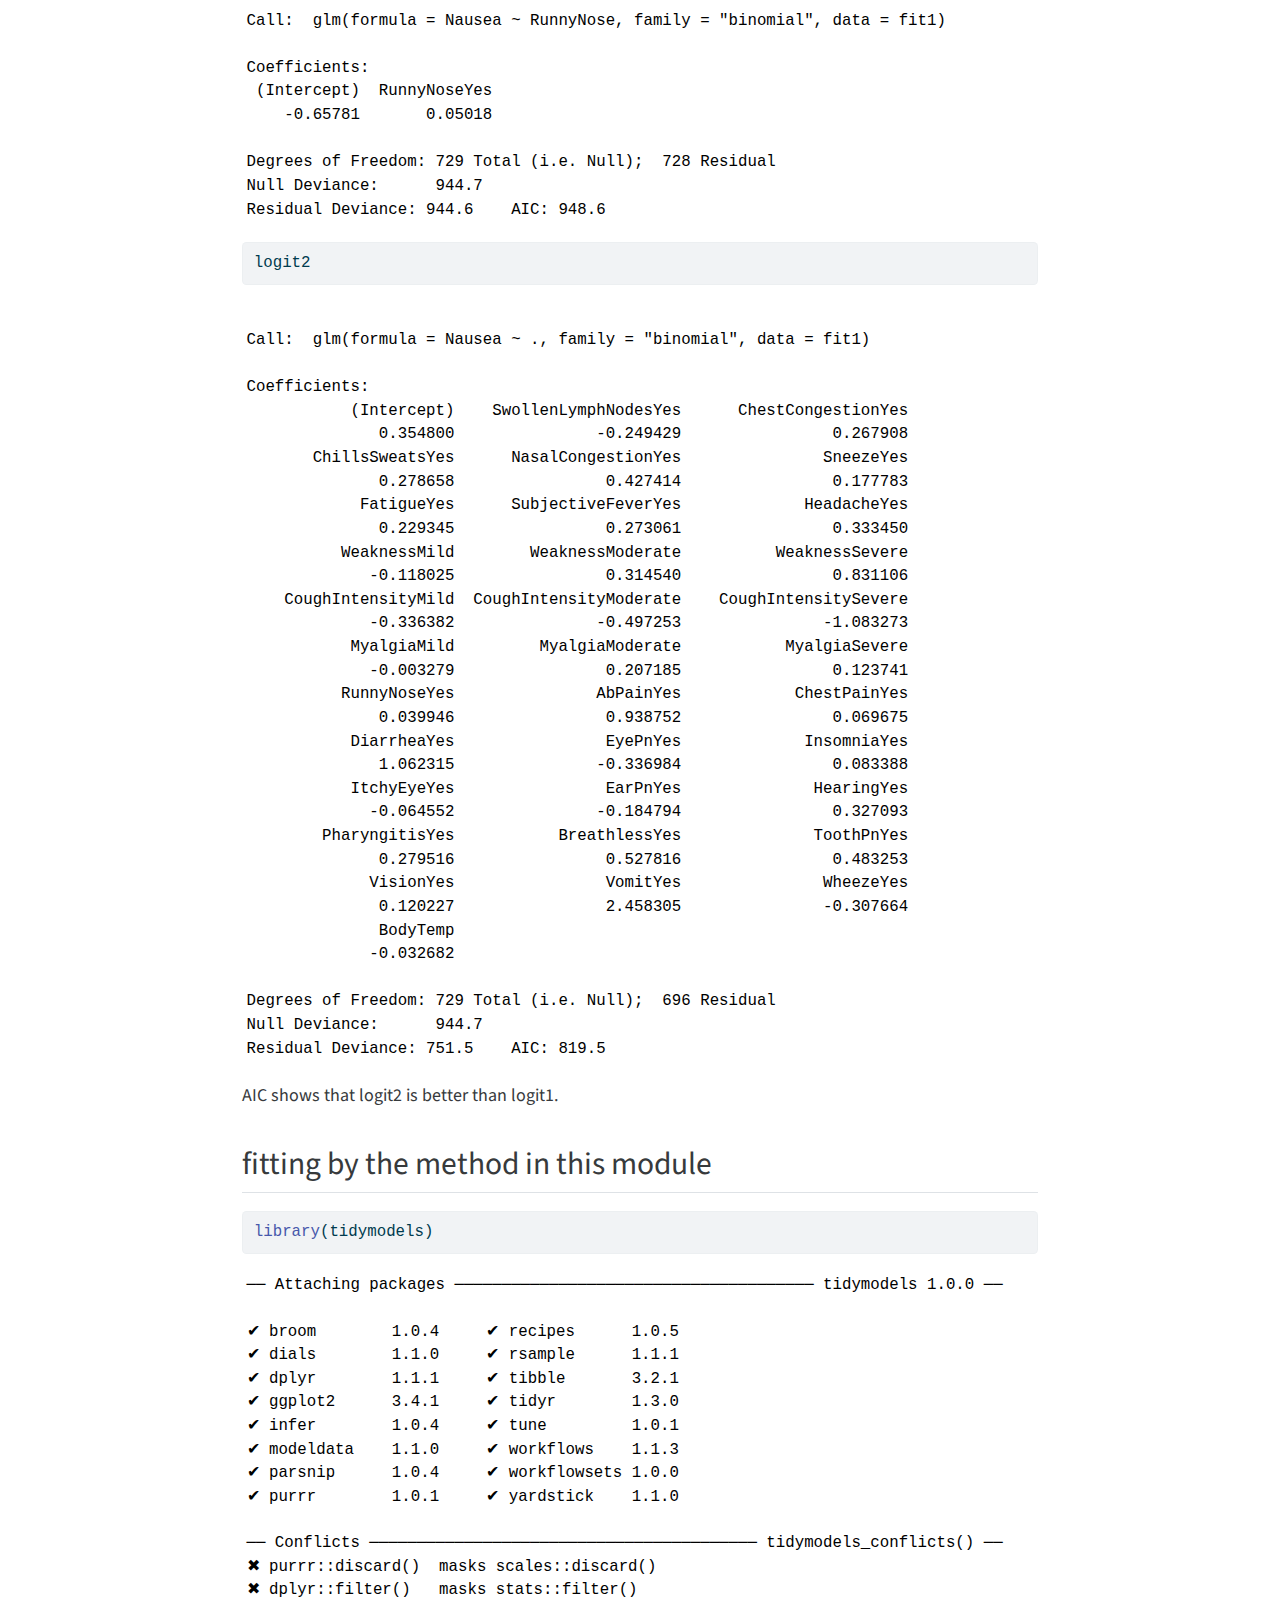
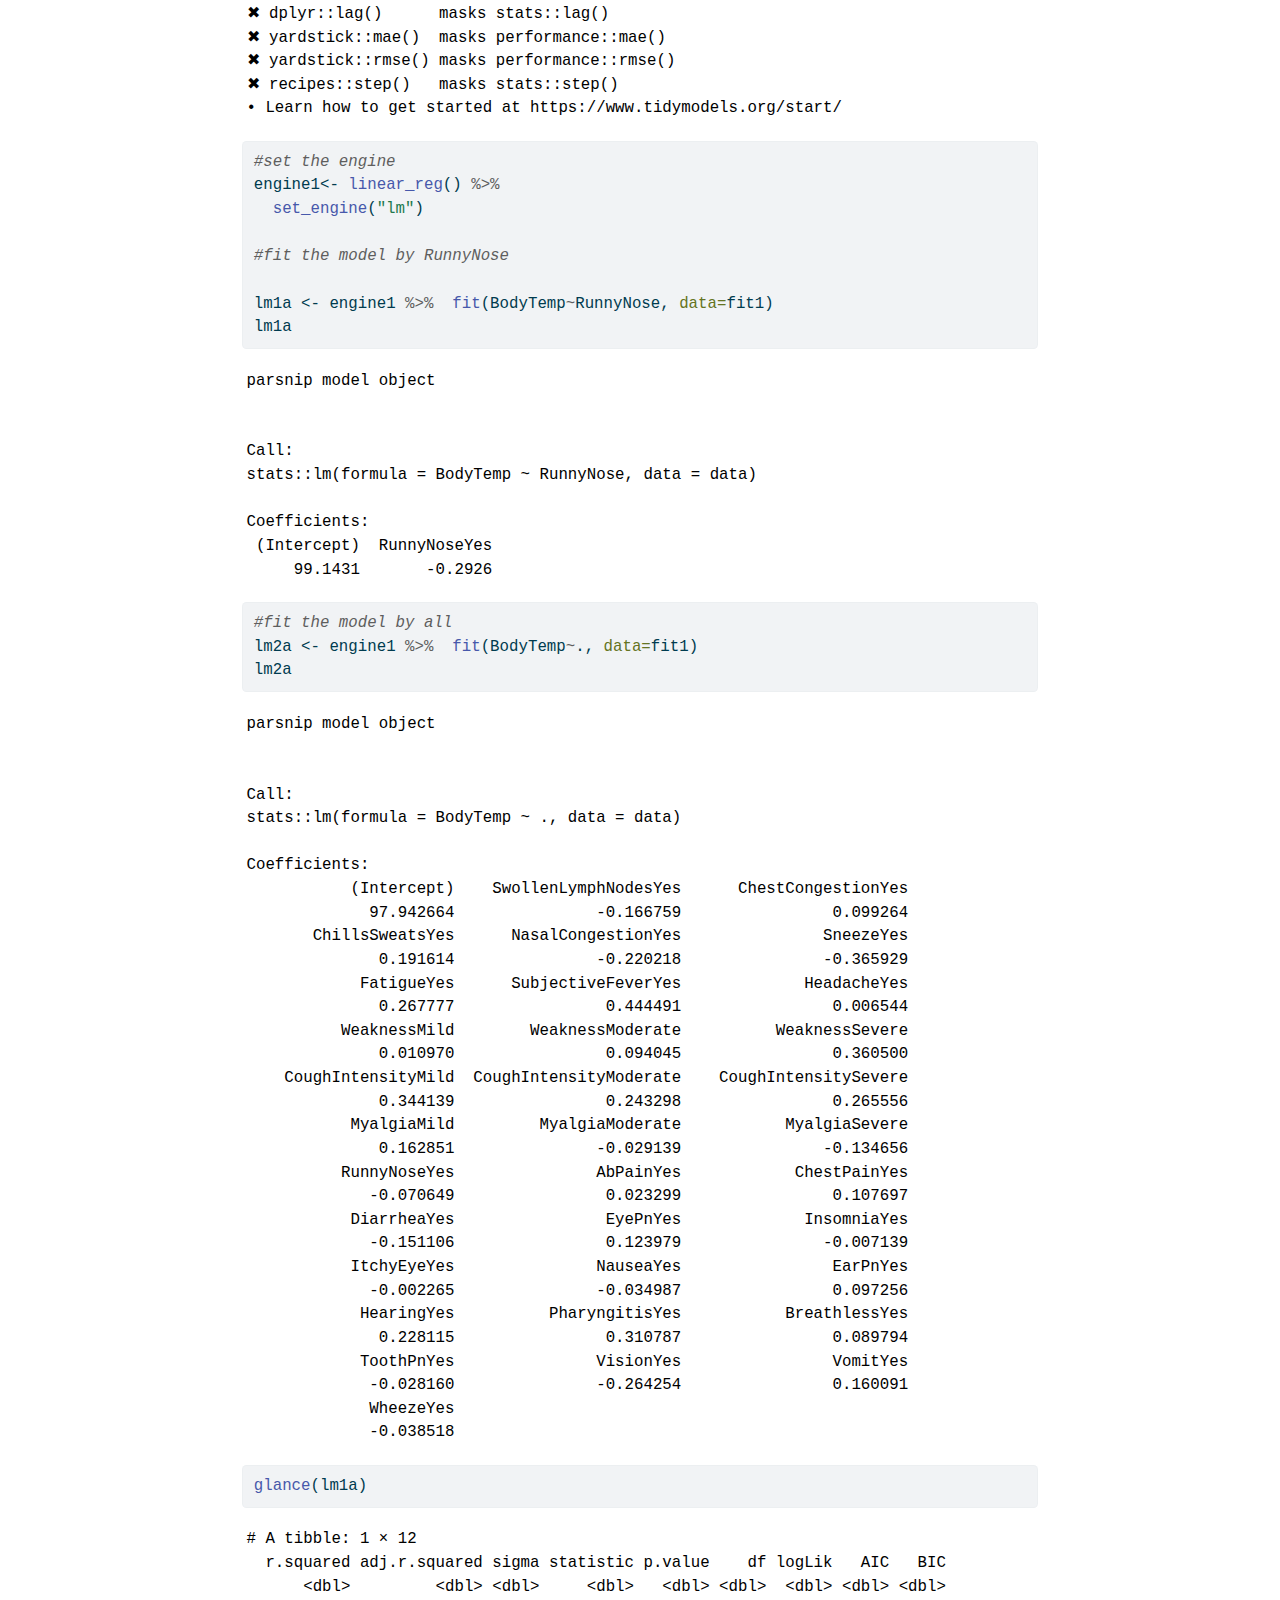
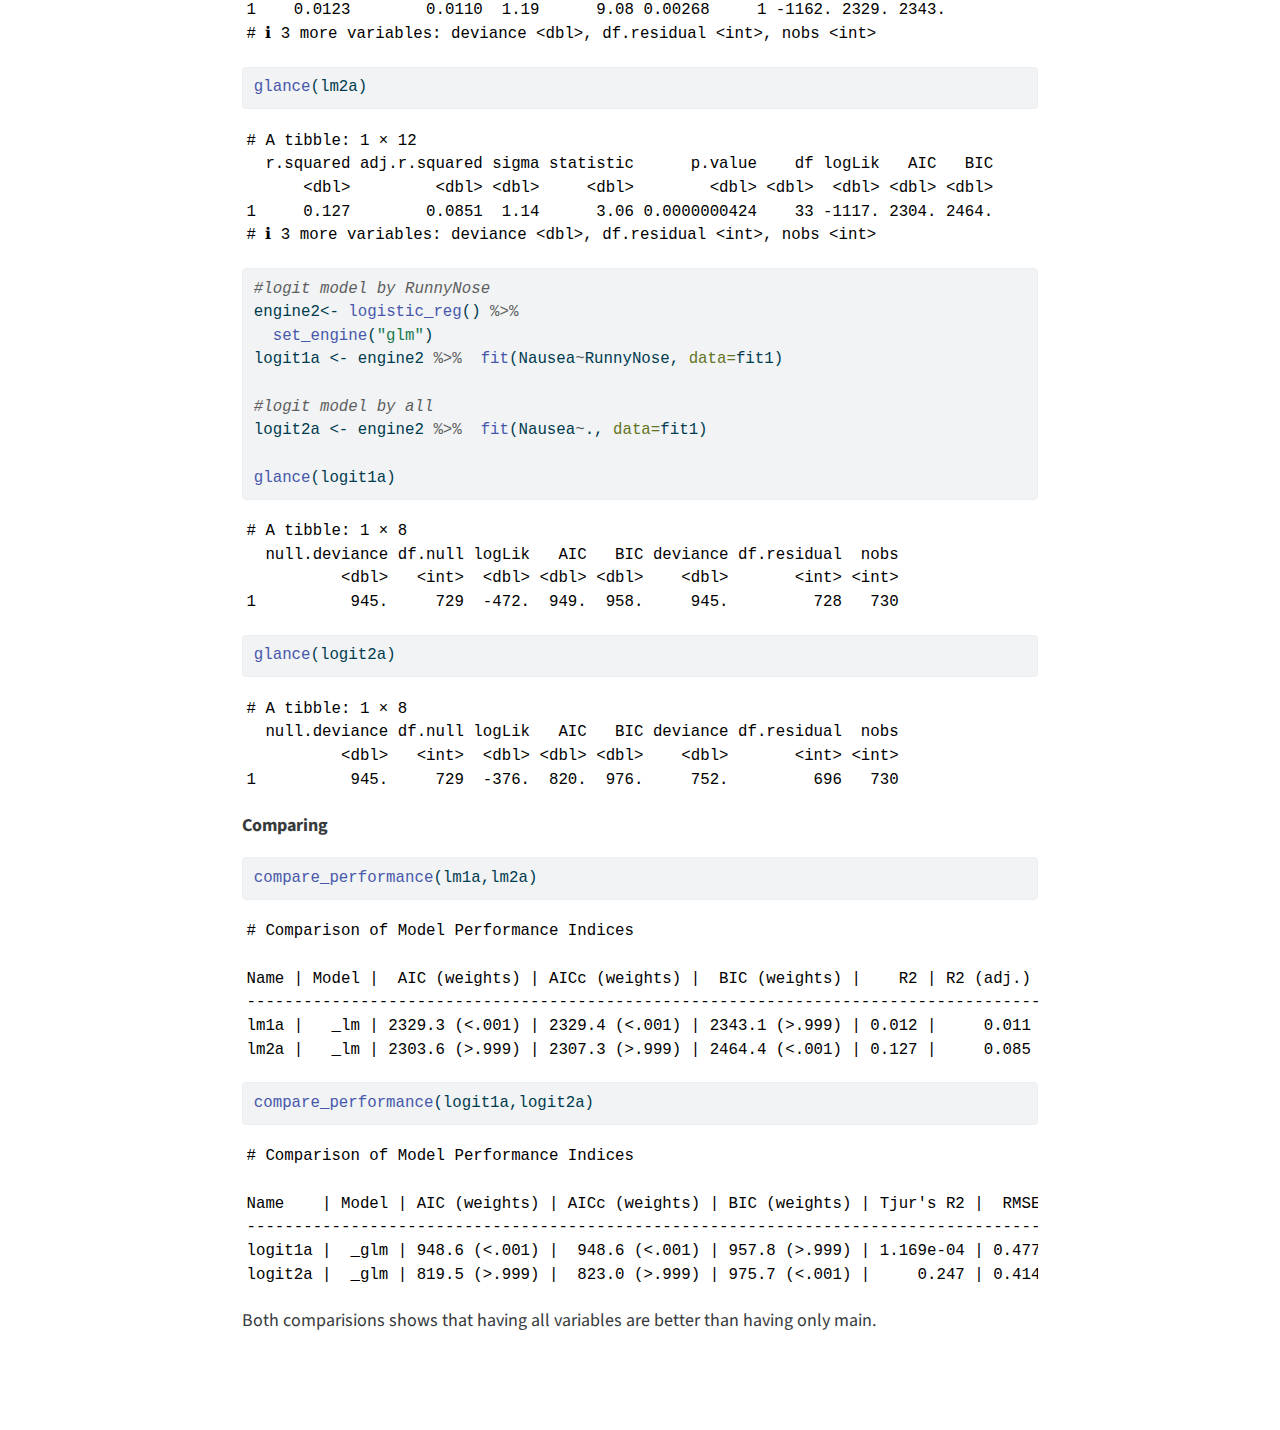
<file: docs/fluanalysis/code/fitting.html>
<!DOCTYPE html>
<html xmlns="http://www.w3.org/1999/xhtml" lang="en" xml:lang="en"><head>

<meta charset="utf-8">
<meta name="generator" content="quarto-1.2.313">

<meta name="viewport" content="width=device-width, initial-scale=1.0, user-scalable=yes">


<title>My Data Analysis Portfolio - fitting</title>
<style>
code{white-space: pre-wrap;}
span.smallcaps{font-variant: small-caps;}
div.columns{display: flex; gap: min(4vw, 1.5em);}
div.column{flex: auto; overflow-x: auto;}
div.hanging-indent{margin-left: 1.5em; text-indent: -1.5em;}
ul.task-list{list-style: none;}
ul.task-list li input[type="checkbox"] {
  width: 0.8em;
  margin: 0 0.8em 0.2em -1.6em;
  vertical-align: middle;
}
pre > code.sourceCode { white-space: pre; position: relative; }
pre > code.sourceCode > span { display: inline-block; line-height: 1.25; }
pre > code.sourceCode > span:empty { height: 1.2em; }
.sourceCode { overflow: visible; }
code.sourceCode > span { color: inherit; text-decoration: inherit; }
div.sourceCode { margin: 1em 0; }
pre.sourceCode { margin: 0; }
@media screen {
div.sourceCode { overflow: auto; }
}
@media print {
pre > code.sourceCode { white-space: pre-wrap; }
pre > code.sourceCode > span { text-indent: -5em; padding-left: 5em; }
}
pre.numberSource code
  { counter-reset: source-line 0; }
pre.numberSource code > span
  { position: relative; left: -4em; counter-increment: source-line; }
pre.numberSource code > span > a:first-child::before
  { content: counter(source-line);
    position: relative; left: -1em; text-align: right; vertical-align: baseline;
    border: none; display: inline-block;
    -webkit-touch-callout: none; -webkit-user-select: none;
    -khtml-user-select: none; -moz-user-select: none;
    -ms-user-select: none; user-select: none;
    padding: 0 4px; width: 4em;
    color: #aaaaaa;
  }
pre.numberSource { margin-left: 3em; border-left: 1px solid #aaaaaa;  padding-left: 4px; }
div.sourceCode
  {   }
@media screen {
pre > code.sourceCode > span > a:first-child::before { text-decoration: underline; }
}
code span.al { color: #ff0000; font-weight: bold; } /* Alert */
code span.an { color: #60a0b0; font-weight: bold; font-style: italic; } /* Annotation */
code span.at { color: #7d9029; } /* Attribute */
code span.bn { color: #40a070; } /* BaseN */
code span.bu { color: #008000; } /* BuiltIn */
code span.cf { color: #007020; font-weight: bold; } /* ControlFlow */
code span.ch { color: #4070a0; } /* Char */
code span.cn { color: #880000; } /* Constant */
code span.co { color: #60a0b0; font-style: italic; } /* Comment */
code span.cv { color: #60a0b0; font-weight: bold; font-style: italic; } /* CommentVar */
code span.do { color: #ba2121; font-style: italic; } /* Documentation */
code span.dt { color: #902000; } /* DataType */
code span.dv { color: #40a070; } /* DecVal */
code span.er { color: #ff0000; font-weight: bold; } /* Error */
code span.ex { } /* Extension */
code span.fl { color: #40a070; } /* Float */
code span.fu { color: #06287e; } /* Function */
code span.im { color: #008000; font-weight: bold; } /* Import */
code span.in { color: #60a0b0; font-weight: bold; font-style: italic; } /* Information */
code span.kw { color: #007020; font-weight: bold; } /* Keyword */
code span.op { color: #666666; } /* Operator */
code span.ot { color: #007020; } /* Other */
code span.pp { color: #bc7a00; } /* Preprocessor */
code span.sc { color: #4070a0; } /* SpecialChar */
code span.ss { color: #bb6688; } /* SpecialString */
code span.st { color: #4070a0; } /* String */
code span.va { color: #19177c; } /* Variable */
code span.vs { color: #4070a0; } /* VerbatimString */
code span.wa { color: #60a0b0; font-weight: bold; font-style: italic; } /* Warning */
</style>


<script src="../../site_libs/quarto-nav/quarto-nav.js"></script>
<script src="../../site_libs/quarto-nav/headroom.min.js"></script>
<script src="../../site_libs/clipboard/clipboard.min.js"></script>
<script src="../../site_libs/quarto-search/autocomplete.umd.js"></script>
<script src="../../site_libs/quarto-search/fuse.min.js"></script>
<script src="../../site_libs/quarto-search/quarto-search.js"></script>
<meta name="quarto:offset" content="../../">
<script src="../../site_libs/quarto-html/quarto.js"></script>
<script src="../../site_libs/quarto-html/popper.min.js"></script>
<script src="../../site_libs/quarto-html/tippy.umd.min.js"></script>
<script src="../../site_libs/quarto-html/anchor.min.js"></script>
<link href="../../site_libs/quarto-html/tippy.css" rel="stylesheet">
<link href="../../site_libs/quarto-html/quarto-syntax-highlighting.css" rel="stylesheet" id="quarto-text-highlighting-styles">
<script src="../../site_libs/bootstrap/bootstrap.min.js"></script>
<link href="../../site_libs/bootstrap/bootstrap-icons.css" rel="stylesheet">
<link href="../../site_libs/bootstrap/bootstrap.min.css" rel="stylesheet" id="quarto-bootstrap" data-mode="light">
<script id="quarto-search-options" type="application/json">{
  "location": "navbar",
  "copy-button": false,
  "collapse-after": 3,
  "panel-placement": "end",
  "type": "overlay",
  "limit": 20,
  "language": {
    "search-no-results-text": "No results",
    "search-matching-documents-text": "matching documents",
    "search-copy-link-title": "Copy link to search",
    "search-hide-matches-text": "Hide additional matches",
    "search-more-match-text": "more match in this document",
    "search-more-matches-text": "more matches in this document",
    "search-clear-button-title": "Clear",
    "search-detached-cancel-button-title": "Cancel",
    "search-submit-button-title": "Submit"
  }
}</script>


<link rel="stylesheet" href="../../styles.css">
</head>

<body class="nav-fixed fullcontent">

<div id="quarto-search-results"></div>
  <header id="quarto-header" class="headroom fixed-top">
    <nav class="navbar navbar-expand-lg navbar-dark ">
      <div class="navbar-container container-fluid">
      <div class="navbar-brand-container">
    <a class="navbar-brand" href="../../index.html">
    <span class="navbar-title">My Data Analysis Portfolio</span>
    </a>
  </div>
          <button class="navbar-toggler" type="button" data-bs-toggle="collapse" data-bs-target="#navbarCollapse" aria-controls="navbarCollapse" aria-expanded="false" aria-label="Toggle navigation" onclick="if (window.quartoToggleHeadroom) { window.quartoToggleHeadroom(); }">
  <span class="navbar-toggler-icon"></span>
</button>
          <div class="collapse navbar-collapse" id="navbarCollapse">
            <ul class="navbar-nav navbar-nav-scroll me-auto">
  <li class="nav-item">
    <a class="nav-link" href="../.././aboutme.html">
 <span class="menu-text">About Me</span></a>
  </li>  
  <li class="nav-item dropdown ">
    <a class="nav-link dropdown-toggle" href="#" id="nav-menu-projects" role="button" data-bs-toggle="dropdown" aria-expanded="false">
 <span class="menu-text">Projects</span>
    </a>
    <ul class="dropdown-menu" aria-labelledby="nav-menu-projects">    
        <li>
    <a class="dropdown-item" href="../.././coding_exercise.html">
 <span class="dropdown-text">R Coding Exercise</span></a>
  </li>  
        <li>
    <a class="dropdown-item" href="../.././visualization_exercise.html">
 <span class="dropdown-text">Visualization Exercise</span></a>
  </li>  
        <li>
    <a class="dropdown-item" href="../.././tidytuesday_exercise.html">
 <span class="dropdown-text">Tidy Tuesday Exercise</span></a>
  </li>  
        <li>
    <a class="dropdown-item" href="../.././dataanalysis_exercise.html">
 <span class="dropdown-text">Data Analysis Exercise</span></a>
  </li>  
    </ul>
  </li>
  <li class="nav-item dropdown ">
    <a class="nav-link dropdown-toggle" href="#" id="nav-menu-flu-analysis" role="button" data-bs-toggle="dropdown" aria-expanded="false">
 <span class="menu-text">Flu Analysis</span>
    </a>
    <ul class="dropdown-menu" aria-labelledby="nav-menu-flu-analysis">    
        <li>
    <a class="dropdown-item" href="../.././fluanalysis/code/exploration.html">
 <span class="dropdown-text">Exploration</span></a>
  </li>  
        <li>
    <a class="dropdown-item" href="../.././fluanalysis/code/wrangling.html">
 <span class="dropdown-text">Wrangling</span></a>
  </li>  
        <li>
    <a class="dropdown-item" href="../.././fluanalysis/code/fitting.html">
 <span class="dropdown-text">Fitting</span></a>
  </li>  
        <li>
    <a class="dropdown-item" href="../.././fluanalysis/code/modeleval.html">
 <span class="dropdown-text">Model Evaluation</span></a>
  </li>  
        <li>
    <a class="dropdown-item" href="../.././fluanalysis/code/machinelearning.html">
 <span class="dropdown-text">Machine Learning</span></a>
  </li>  
    </ul>
  </li>
</ul>
            <ul class="navbar-nav navbar-nav-scroll ms-auto">
  <li class="nav-item compact">
    <a class="nav-link" href="../../URL-TO-THIS-REPOSITORY-HERE"><i class="bi bi-github" role="img">
</i> 
 <span class="menu-text"></span></a>
  </li>  
</ul>
              <div id="quarto-search" class="" title="Search"></div>
          </div> <!-- /navcollapse -->
      </div> <!-- /container-fluid -->
    </nav>
</header>
<!-- content -->
<div id="quarto-content" class="quarto-container page-columns page-rows-contents page-layout-article page-navbar">
<!-- sidebar -->
<!-- margin-sidebar -->
    
<!-- main -->
<main class="content" id="quarto-document-content">

<header id="title-block-header" class="quarto-title-block default">
<div class="quarto-title">
<h1 class="title">fitting</h1>
</div>



<div class="quarto-title-meta">

    
  
    
  </div>
  

</header>

<section id="fitting-with-previous-lm-function" class="level2">
<h2 class="anchored" data-anchor-id="fitting-with-previous-lm-function">fitting with previous lm function</h2>
<div class="cell">
<div class="sourceCode cell-code" id="cb1"><pre class="sourceCode r code-with-copy"><code class="sourceCode r"><span id="cb1-1"><a href="#cb1-1" aria-hidden="true" tabindex="-1"></a><span class="fu">library</span>(here)</span></code><button title="Copy to Clipboard" class="code-copy-button"><i class="bi"></i></button></pre></div>
<div class="cell-output cell-output-stderr">
<pre><code>here() starts at E:/uga course/bios8060e/res1/yaolu-MADA-portfolio</code></pre>
</div>
<div class="sourceCode cell-code" id="cb3"><pre class="sourceCode r code-with-copy"><code class="sourceCode r"><span id="cb3-1"><a href="#cb3-1" aria-hidden="true" tabindex="-1"></a><span class="fu">library</span>(performance)</span>
<span id="cb3-2"><a href="#cb3-2" aria-hidden="true" tabindex="-1"></a></span>
<span id="cb3-3"><a href="#cb3-3" aria-hidden="true" tabindex="-1"></a>fit1 <span class="ot">&lt;-</span> <span class="fu">readRDS</span>(<span class="fu">here</span>(<span class="st">"fluanalysis"</span>, <span class="st">"data"</span>, <span class="st">"processed_data.rds"</span>))</span>
<span id="cb3-4"><a href="#cb3-4" aria-hidden="true" tabindex="-1"></a></span>
<span id="cb3-5"><a href="#cb3-5" aria-hidden="true" tabindex="-1"></a><span class="co">#modeling with RunnyNose</span></span>
<span id="cb3-6"><a href="#cb3-6" aria-hidden="true" tabindex="-1"></a></span>
<span id="cb3-7"><a href="#cb3-7" aria-hidden="true" tabindex="-1"></a>lm1 <span class="ot">&lt;-</span> <span class="fu">lm</span>(BodyTemp<span class="sc">~</span>RunnyNose,<span class="at">data=</span>fit1)</span>
<span id="cb3-8"><a href="#cb3-8" aria-hidden="true" tabindex="-1"></a></span>
<span id="cb3-9"><a href="#cb3-9" aria-hidden="true" tabindex="-1"></a><span class="co">#modeling with all</span></span>
<span id="cb3-10"><a href="#cb3-10" aria-hidden="true" tabindex="-1"></a></span>
<span id="cb3-11"><a href="#cb3-11" aria-hidden="true" tabindex="-1"></a>lm2 <span class="ot">&lt;-</span> <span class="fu">lm</span>(BodyTemp<span class="sc">~</span>.,<span class="at">data=</span>fit1)</span>
<span id="cb3-12"><a href="#cb3-12" aria-hidden="true" tabindex="-1"></a></span>
<span id="cb3-13"><a href="#cb3-13" aria-hidden="true" tabindex="-1"></a><span class="co">#compare lm1 and lm2</span></span>
<span id="cb3-14"><a href="#cb3-14" aria-hidden="true" tabindex="-1"></a><span class="fu">AIC</span>(lm1)</span></code><button title="Copy to Clipboard" class="code-copy-button"><i class="bi"></i></button></pre></div>
<div class="cell-output cell-output-stdout">
<pre><code>[1] 2329.346</code></pre>
</div>
<div class="sourceCode cell-code" id="cb5"><pre class="sourceCode r code-with-copy"><code class="sourceCode r"><span id="cb5-1"><a href="#cb5-1" aria-hidden="true" tabindex="-1"></a><span class="fu">AIC</span>(lm2)</span></code><button title="Copy to Clipboard" class="code-copy-button"><i class="bi"></i></button></pre></div>
<div class="cell-output cell-output-stdout">
<pre><code>[1] 2303.623</code></pre>
</div>
<div class="sourceCode cell-code" id="cb7"><pre class="sourceCode r code-with-copy"><code class="sourceCode r"><span id="cb7-1"><a href="#cb7-1" aria-hidden="true" tabindex="-1"></a><span class="fu">anova</span>(lm1,lm2)</span></code><button title="Copy to Clipboard" class="code-copy-button"><i class="bi"></i></button></pre></div>
<div class="cell-output cell-output-stdout">
<pre><code>Analysis of Variance Table

Model 1: BodyTemp ~ RunnyNose
Model 2: BodyTemp ~ SwollenLymphNodes + ChestCongestion + ChillsSweats + 
    NasalCongestion + Sneeze + Fatigue + SubjectiveFever + Headache + 
    Weakness + CoughIntensity + Myalgia + RunnyNose + AbPain + 
    ChestPain + Diarrhea + EyePn + Insomnia + ItchyEye + Nausea + 
    EarPn + Hearing + Pharyngitis + Breathless + ToothPn + Vision + 
    Vomit + Wheeze
  Res.Df     RSS Df Sum of Sq      F    Pr(&gt;F)    
1    728 1030.53                                  
2    696  911.35 32    119.19 2.8445 4.933e-07 ***
---
Signif. codes:  0 '***' 0.001 '**' 0.01 '*' 0.05 '.' 0.1 ' ' 1</code></pre>
</div>
</div>
<p>Both AIC method and anove test show that lm2 is better than lm1 statistically.</p>
<div class="cell">
<div class="sourceCode cell-code" id="cb9"><pre class="sourceCode r code-with-copy"><code class="sourceCode r"><span id="cb9-1"><a href="#cb9-1" aria-hidden="true" tabindex="-1"></a><span class="co">#logit model with RunnyNose</span></span>
<span id="cb9-2"><a href="#cb9-2" aria-hidden="true" tabindex="-1"></a></span>
<span id="cb9-3"><a href="#cb9-3" aria-hidden="true" tabindex="-1"></a>logit1 <span class="ot">&lt;-</span> <span class="fu">glm</span>(Nausea <span class="sc">~</span>RunnyNose, <span class="at">data =</span> fit1, <span class="at">family =</span> <span class="st">"binomial"</span>)</span>
<span id="cb9-4"><a href="#cb9-4" aria-hidden="true" tabindex="-1"></a></span>
<span id="cb9-5"><a href="#cb9-5" aria-hidden="true" tabindex="-1"></a><span class="co">#logit model will all other</span></span>
<span id="cb9-6"><a href="#cb9-6" aria-hidden="true" tabindex="-1"></a></span>
<span id="cb9-7"><a href="#cb9-7" aria-hidden="true" tabindex="-1"></a>logit2 <span class="ot">&lt;-</span> <span class="fu">glm</span>(Nausea <span class="sc">~</span>., <span class="at">data =</span> fit1, <span class="at">family =</span> <span class="st">"binomial"</span>)</span>
<span id="cb9-8"><a href="#cb9-8" aria-hidden="true" tabindex="-1"></a></span>
<span id="cb9-9"><a href="#cb9-9" aria-hidden="true" tabindex="-1"></a>logit1</span></code><button title="Copy to Clipboard" class="code-copy-button"><i class="bi"></i></button></pre></div>
<div class="cell-output cell-output-stdout">
<pre><code>
Call:  glm(formula = Nausea ~ RunnyNose, family = "binomial", data = fit1)

Coefficients:
 (Intercept)  RunnyNoseYes  
    -0.65781       0.05018  

Degrees of Freedom: 729 Total (i.e. Null);  728 Residual
Null Deviance:      944.7 
Residual Deviance: 944.6    AIC: 948.6</code></pre>
</div>
<div class="sourceCode cell-code" id="cb11"><pre class="sourceCode r code-with-copy"><code class="sourceCode r"><span id="cb11-1"><a href="#cb11-1" aria-hidden="true" tabindex="-1"></a>logit2</span></code><button title="Copy to Clipboard" class="code-copy-button"><i class="bi"></i></button></pre></div>
<div class="cell-output cell-output-stdout">
<pre><code>
Call:  glm(formula = Nausea ~ ., family = "binomial", data = fit1)

Coefficients:
           (Intercept)    SwollenLymphNodesYes      ChestCongestionYes  
              0.354800               -0.249429                0.267908  
       ChillsSweatsYes      NasalCongestionYes               SneezeYes  
              0.278658                0.427414                0.177783  
            FatigueYes      SubjectiveFeverYes             HeadacheYes  
              0.229345                0.273061                0.333450  
          WeaknessMild        WeaknessModerate          WeaknessSevere  
             -0.118025                0.314540                0.831106  
    CoughIntensityMild  CoughIntensityModerate    CoughIntensitySevere  
             -0.336382               -0.497253               -1.083273  
           MyalgiaMild         MyalgiaModerate           MyalgiaSevere  
             -0.003279                0.207185                0.123741  
          RunnyNoseYes               AbPainYes            ChestPainYes  
              0.039946                0.938752                0.069675  
           DiarrheaYes                EyePnYes             InsomniaYes  
              1.062315               -0.336984                0.083388  
           ItchyEyeYes                EarPnYes              HearingYes  
             -0.064552               -0.184794                0.327093  
        PharyngitisYes           BreathlessYes              ToothPnYes  
              0.279516                0.527816                0.483253  
             VisionYes                VomitYes               WheezeYes  
              0.120227                2.458305               -0.307664  
              BodyTemp  
             -0.032682  

Degrees of Freedom: 729 Total (i.e. Null);  696 Residual
Null Deviance:      944.7 
Residual Deviance: 751.5    AIC: 819.5</code></pre>
</div>
</div>
<p>AIC shows that logit2 is better than logit1.</p>
</section>
<section id="fitting-by-the-method-in-this-module" class="level2">
<h2 class="anchored" data-anchor-id="fitting-by-the-method-in-this-module">fitting by the method in this module</h2>
<div class="cell">
<div class="sourceCode cell-code" id="cb13"><pre class="sourceCode r code-with-copy"><code class="sourceCode r"><span id="cb13-1"><a href="#cb13-1" aria-hidden="true" tabindex="-1"></a><span class="fu">library</span>(tidymodels)</span></code><button title="Copy to Clipboard" class="code-copy-button"><i class="bi"></i></button></pre></div>
<div class="cell-output cell-output-stderr">
<pre><code>── Attaching packages ────────────────────────────────────── tidymodels 1.0.0 ──</code></pre>
</div>
<div class="cell-output cell-output-stderr">
<pre><code>✔ broom        1.0.4     ✔ recipes      1.0.5
✔ dials        1.1.0     ✔ rsample      1.1.1
✔ dplyr        1.1.1     ✔ tibble       3.2.1
✔ ggplot2      3.4.1     ✔ tidyr        1.3.0
✔ infer        1.0.4     ✔ tune         1.0.1
✔ modeldata    1.1.0     ✔ workflows    1.1.3
✔ parsnip      1.0.4     ✔ workflowsets 1.0.0
✔ purrr        1.0.1     ✔ yardstick    1.1.0</code></pre>
</div>
<div class="cell-output cell-output-stderr">
<pre><code>── Conflicts ───────────────────────────────────────── tidymodels_conflicts() ──
✖ purrr::discard()  masks scales::discard()
✖ dplyr::filter()   masks stats::filter()
✖ dplyr::lag()      masks stats::lag()
✖ yardstick::mae()  masks performance::mae()
✖ yardstick::rmse() masks performance::rmse()
✖ recipes::step()   masks stats::step()
• Learn how to get started at https://www.tidymodels.org/start/</code></pre>
</div>
<div class="sourceCode cell-code" id="cb17"><pre class="sourceCode r code-with-copy"><code class="sourceCode r"><span id="cb17-1"><a href="#cb17-1" aria-hidden="true" tabindex="-1"></a><span class="co">#set the engine</span></span>
<span id="cb17-2"><a href="#cb17-2" aria-hidden="true" tabindex="-1"></a>engine1<span class="ot">&lt;-</span> <span class="fu">linear_reg</span>() <span class="sc">%&gt;%</span></span>
<span id="cb17-3"><a href="#cb17-3" aria-hidden="true" tabindex="-1"></a>  <span class="fu">set_engine</span>(<span class="st">"lm"</span>) </span>
<span id="cb17-4"><a href="#cb17-4" aria-hidden="true" tabindex="-1"></a></span>
<span id="cb17-5"><a href="#cb17-5" aria-hidden="true" tabindex="-1"></a><span class="co">#fit the model by RunnyNose</span></span>
<span id="cb17-6"><a href="#cb17-6" aria-hidden="true" tabindex="-1"></a></span>
<span id="cb17-7"><a href="#cb17-7" aria-hidden="true" tabindex="-1"></a>lm1a <span class="ot">&lt;-</span> engine1 <span class="sc">%&gt;%</span>  <span class="fu">fit</span>(BodyTemp<span class="sc">~</span>RunnyNose, <span class="at">data=</span>fit1)</span>
<span id="cb17-8"><a href="#cb17-8" aria-hidden="true" tabindex="-1"></a>lm1a</span></code><button title="Copy to Clipboard" class="code-copy-button"><i class="bi"></i></button></pre></div>
<div class="cell-output cell-output-stdout">
<pre><code>parsnip model object


Call:
stats::lm(formula = BodyTemp ~ RunnyNose, data = data)

Coefficients:
 (Intercept)  RunnyNoseYes  
     99.1431       -0.2926  </code></pre>
</div>
<div class="sourceCode cell-code" id="cb19"><pre class="sourceCode r code-with-copy"><code class="sourceCode r"><span id="cb19-1"><a href="#cb19-1" aria-hidden="true" tabindex="-1"></a><span class="co">#fit the model by all</span></span>
<span id="cb19-2"><a href="#cb19-2" aria-hidden="true" tabindex="-1"></a>lm2a <span class="ot">&lt;-</span> engine1 <span class="sc">%&gt;%</span>  <span class="fu">fit</span>(BodyTemp<span class="sc">~</span>., <span class="at">data=</span>fit1)</span>
<span id="cb19-3"><a href="#cb19-3" aria-hidden="true" tabindex="-1"></a>lm2a</span></code><button title="Copy to Clipboard" class="code-copy-button"><i class="bi"></i></button></pre></div>
<div class="cell-output cell-output-stdout">
<pre><code>parsnip model object


Call:
stats::lm(formula = BodyTemp ~ ., data = data)

Coefficients:
           (Intercept)    SwollenLymphNodesYes      ChestCongestionYes  
             97.942664               -0.166759                0.099264  
       ChillsSweatsYes      NasalCongestionYes               SneezeYes  
              0.191614               -0.220218               -0.365929  
            FatigueYes      SubjectiveFeverYes             HeadacheYes  
              0.267777                0.444491                0.006544  
          WeaknessMild        WeaknessModerate          WeaknessSevere  
              0.010970                0.094045                0.360500  
    CoughIntensityMild  CoughIntensityModerate    CoughIntensitySevere  
              0.344139                0.243298                0.265556  
           MyalgiaMild         MyalgiaModerate           MyalgiaSevere  
              0.162851               -0.029139               -0.134656  
          RunnyNoseYes               AbPainYes            ChestPainYes  
             -0.070649                0.023299                0.107697  
           DiarrheaYes                EyePnYes             InsomniaYes  
             -0.151106                0.123979               -0.007139  
           ItchyEyeYes               NauseaYes                EarPnYes  
             -0.002265               -0.034987                0.097256  
            HearingYes          PharyngitisYes           BreathlessYes  
              0.228115                0.310787                0.089794  
            ToothPnYes               VisionYes                VomitYes  
             -0.028160               -0.264254                0.160091  
             WheezeYes  
             -0.038518  </code></pre>
</div>
<div class="sourceCode cell-code" id="cb21"><pre class="sourceCode r code-with-copy"><code class="sourceCode r"><span id="cb21-1"><a href="#cb21-1" aria-hidden="true" tabindex="-1"></a><span class="fu">glance</span>(lm1a)</span></code><button title="Copy to Clipboard" class="code-copy-button"><i class="bi"></i></button></pre></div>
<div class="cell-output cell-output-stdout">
<pre><code># A tibble: 1 × 12
  r.squared adj.r.squared sigma statistic p.value    df logLik   AIC   BIC
      &lt;dbl&gt;         &lt;dbl&gt; &lt;dbl&gt;     &lt;dbl&gt;   &lt;dbl&gt; &lt;dbl&gt;  &lt;dbl&gt; &lt;dbl&gt; &lt;dbl&gt;
1    0.0123        0.0110  1.19      9.08 0.00268     1 -1162. 2329. 2343.
# ℹ 3 more variables: deviance &lt;dbl&gt;, df.residual &lt;int&gt;, nobs &lt;int&gt;</code></pre>
</div>
<div class="sourceCode cell-code" id="cb23"><pre class="sourceCode r code-with-copy"><code class="sourceCode r"><span id="cb23-1"><a href="#cb23-1" aria-hidden="true" tabindex="-1"></a><span class="fu">glance</span>(lm2a)</span></code><button title="Copy to Clipboard" class="code-copy-button"><i class="bi"></i></button></pre></div>
<div class="cell-output cell-output-stdout">
<pre><code># A tibble: 1 × 12
  r.squared adj.r.squared sigma statistic      p.value    df logLik   AIC   BIC
      &lt;dbl&gt;         &lt;dbl&gt; &lt;dbl&gt;     &lt;dbl&gt;        &lt;dbl&gt; &lt;dbl&gt;  &lt;dbl&gt; &lt;dbl&gt; &lt;dbl&gt;
1     0.127        0.0851  1.14      3.06 0.0000000424    33 -1117. 2304. 2464.
# ℹ 3 more variables: deviance &lt;dbl&gt;, df.residual &lt;int&gt;, nobs &lt;int&gt;</code></pre>
</div>
<div class="sourceCode cell-code" id="cb25"><pre class="sourceCode r code-with-copy"><code class="sourceCode r"><span id="cb25-1"><a href="#cb25-1" aria-hidden="true" tabindex="-1"></a><span class="co">#logit model by RunnyNose</span></span>
<span id="cb25-2"><a href="#cb25-2" aria-hidden="true" tabindex="-1"></a>engine2<span class="ot">&lt;-</span> <span class="fu">logistic_reg</span>() <span class="sc">%&gt;%</span></span>
<span id="cb25-3"><a href="#cb25-3" aria-hidden="true" tabindex="-1"></a>  <span class="fu">set_engine</span>(<span class="st">"glm"</span>) </span>
<span id="cb25-4"><a href="#cb25-4" aria-hidden="true" tabindex="-1"></a>logit1a <span class="ot">&lt;-</span> engine2 <span class="sc">%&gt;%</span>  <span class="fu">fit</span>(Nausea<span class="sc">~</span>RunnyNose, <span class="at">data=</span>fit1)</span>
<span id="cb25-5"><a href="#cb25-5" aria-hidden="true" tabindex="-1"></a></span>
<span id="cb25-6"><a href="#cb25-6" aria-hidden="true" tabindex="-1"></a><span class="co">#logit model by all</span></span>
<span id="cb25-7"><a href="#cb25-7" aria-hidden="true" tabindex="-1"></a>logit2a <span class="ot">&lt;-</span> engine2 <span class="sc">%&gt;%</span>  <span class="fu">fit</span>(Nausea<span class="sc">~</span>., <span class="at">data=</span>fit1)</span>
<span id="cb25-8"><a href="#cb25-8" aria-hidden="true" tabindex="-1"></a></span>
<span id="cb25-9"><a href="#cb25-9" aria-hidden="true" tabindex="-1"></a><span class="fu">glance</span>(logit1a)</span></code><button title="Copy to Clipboard" class="code-copy-button"><i class="bi"></i></button></pre></div>
<div class="cell-output cell-output-stdout">
<pre><code># A tibble: 1 × 8
  null.deviance df.null logLik   AIC   BIC deviance df.residual  nobs
          &lt;dbl&gt;   &lt;int&gt;  &lt;dbl&gt; &lt;dbl&gt; &lt;dbl&gt;    &lt;dbl&gt;       &lt;int&gt; &lt;int&gt;
1          945.     729  -472.  949.  958.     945.         728   730</code></pre>
</div>
<div class="sourceCode cell-code" id="cb27"><pre class="sourceCode r code-with-copy"><code class="sourceCode r"><span id="cb27-1"><a href="#cb27-1" aria-hidden="true" tabindex="-1"></a><span class="fu">glance</span>(logit2a)</span></code><button title="Copy to Clipboard" class="code-copy-button"><i class="bi"></i></button></pre></div>
<div class="cell-output cell-output-stdout">
<pre><code># A tibble: 1 × 8
  null.deviance df.null logLik   AIC   BIC deviance df.residual  nobs
          &lt;dbl&gt;   &lt;int&gt;  &lt;dbl&gt; &lt;dbl&gt; &lt;dbl&gt;    &lt;dbl&gt;       &lt;int&gt; &lt;int&gt;
1          945.     729  -376.  820.  976.     752.         696   730</code></pre>
</div>
</div>
<p><strong>Comparing</strong></p>
<div class="cell">
<div class="sourceCode cell-code" id="cb29"><pre class="sourceCode r code-with-copy"><code class="sourceCode r"><span id="cb29-1"><a href="#cb29-1" aria-hidden="true" tabindex="-1"></a><span class="fu">compare_performance</span>(lm1a,lm2a)</span></code><button title="Copy to Clipboard" class="code-copy-button"><i class="bi"></i></button></pre></div>
<div class="cell-output cell-output-stdout">
<pre><code># Comparison of Model Performance Indices

Name | Model |  AIC (weights) | AICc (weights) |  BIC (weights) |    R2 | R2 (adj.) |  RMSE | Sigma
---------------------------------------------------------------------------------------------------
lm1a |   _lm | 2329.3 (&lt;.001) | 2329.4 (&lt;.001) | 2343.1 (&gt;.999) | 0.012 |     0.011 | 1.188 | 1.190
lm2a |   _lm | 2303.6 (&gt;.999) | 2307.3 (&gt;.999) | 2464.4 (&lt;.001) | 0.127 |     0.085 | 1.117 | 1.144</code></pre>
</div>
<div class="sourceCode cell-code" id="cb31"><pre class="sourceCode r code-with-copy"><code class="sourceCode r"><span id="cb31-1"><a href="#cb31-1" aria-hidden="true" tabindex="-1"></a><span class="fu">compare_performance</span>(logit1a,logit2a)</span></code><button title="Copy to Clipboard" class="code-copy-button"><i class="bi"></i></button></pre></div>
<div class="cell-output cell-output-stdout">
<pre><code># Comparison of Model Performance Indices

Name    | Model | AIC (weights) | AICc (weights) | BIC (weights) | Tjur's R2 |  RMSE | Sigma | Log_loss | Score_log | Score_spherical |   PCP
---------------------------------------------------------------------------------------------------------------------------------------------
logit1a |  _glm | 948.6 (&lt;.001) |  948.6 (&lt;.001) | 957.8 (&gt;.999) | 1.169e-04 | 0.477 | 1.139 |    0.647 |  -107.871 |           0.012 | 0.545
logit2a |  _glm | 819.5 (&gt;.999) |  823.0 (&gt;.999) | 975.7 (&lt;.001) |     0.247 | 0.414 | 1.039 |    0.515 |      -Inf |           0.002 | 0.658</code></pre>
</div>
</div>
<p>Both comparisions shows that having all variables are better than having only main.</p>


</section>

</main> <!-- /main -->
<script id="quarto-html-after-body" type="application/javascript">
window.document.addEventListener("DOMContentLoaded", function (event) {
  const toggleBodyColorMode = (bsSheetEl) => {
    const mode = bsSheetEl.getAttribute("data-mode");
    const bodyEl = window.document.querySelector("body");
    if (mode === "dark") {
      bodyEl.classList.add("quarto-dark");
      bodyEl.classList.remove("quarto-light");
    } else {
      bodyEl.classList.add("quarto-light");
      bodyEl.classList.remove("quarto-dark");
    }
  }
  const toggleBodyColorPrimary = () => {
    const bsSheetEl = window.document.querySelector("link#quarto-bootstrap");
    if (bsSheetEl) {
      toggleBodyColorMode(bsSheetEl);
    }
  }
  toggleBodyColorPrimary();  
  const icon = "";
  const anchorJS = new window.AnchorJS();
  anchorJS.options = {
    placement: 'right',
    icon: icon
  };
  anchorJS.add('.anchored');
  const clipboard = new window.ClipboardJS('.code-copy-button', {
    target: function(trigger) {
      return trigger.previousElementSibling;
    }
  });
  clipboard.on('success', function(e) {
    // button target
    const button = e.trigger;
    // don't keep focus
    button.blur();
    // flash "checked"
    button.classList.add('code-copy-button-checked');
    var currentTitle = button.getAttribute("title");
    button.setAttribute("title", "Copied!");
    let tooltip;
    if (window.bootstrap) {
      button.setAttribute("data-bs-toggle", "tooltip");
      button.setAttribute("data-bs-placement", "left");
      button.setAttribute("data-bs-title", "Copied!");
      tooltip = new bootstrap.Tooltip(button, 
        { trigger: "manual", 
          customClass: "code-copy-button-tooltip",
          offset: [0, -8]});
      tooltip.show();    
    }
    setTimeout(function() {
      if (tooltip) {
        tooltip.hide();
        button.removeAttribute("data-bs-title");
        button.removeAttribute("data-bs-toggle");
        button.removeAttribute("data-bs-placement");
      }
      button.setAttribute("title", currentTitle);
      button.classList.remove('code-copy-button-checked');
    }, 1000);
    // clear code selection
    e.clearSelection();
  });
  function tippyHover(el, contentFn) {
    const config = {
      allowHTML: true,
      content: contentFn,
      maxWidth: 500,
      delay: 100,
      arrow: false,
      appendTo: function(el) {
          return el.parentElement;
      },
      interactive: true,
      interactiveBorder: 10,
      theme: 'quarto',
      placement: 'bottom-start'
    };
    window.tippy(el, config); 
  }
  const noterefs = window.document.querySelectorAll('a[role="doc-noteref"]');
  for (var i=0; i<noterefs.length; i++) {
    const ref = noterefs[i];
    tippyHover(ref, function() {
      // use id or data attribute instead here
      let href = ref.getAttribute('data-footnote-href') || ref.getAttribute('href');
      try { href = new URL(href).hash; } catch {}
      const id = href.replace(/^#\/?/, "");
      const note = window.document.getElementById(id);
      return note.innerHTML;
    });
  }
  const findCites = (el) => {
    const parentEl = el.parentElement;
    if (parentEl) {
      const cites = parentEl.dataset.cites;
      if (cites) {
        return {
          el,
          cites: cites.split(' ')
        };
      } else {
        return findCites(el.parentElement)
      }
    } else {
      return undefined;
    }
  };
  var bibliorefs = window.document.querySelectorAll('a[role="doc-biblioref"]');
  for (var i=0; i<bibliorefs.length; i++) {
    const ref = bibliorefs[i];
    const citeInfo = findCites(ref);
    if (citeInfo) {
      tippyHover(citeInfo.el, function() {
        var popup = window.document.createElement('div');
        citeInfo.cites.forEach(function(cite) {
          var citeDiv = window.document.createElement('div');
          citeDiv.classList.add('hanging-indent');
          citeDiv.classList.add('csl-entry');
          var biblioDiv = window.document.getElementById('ref-' + cite);
          if (biblioDiv) {
            citeDiv.innerHTML = biblioDiv.innerHTML;
          }
          popup.appendChild(citeDiv);
        });
        return popup.innerHTML;
      });
    }
  }
});
</script>
</div> <!-- /content -->



</body></html>
</file>
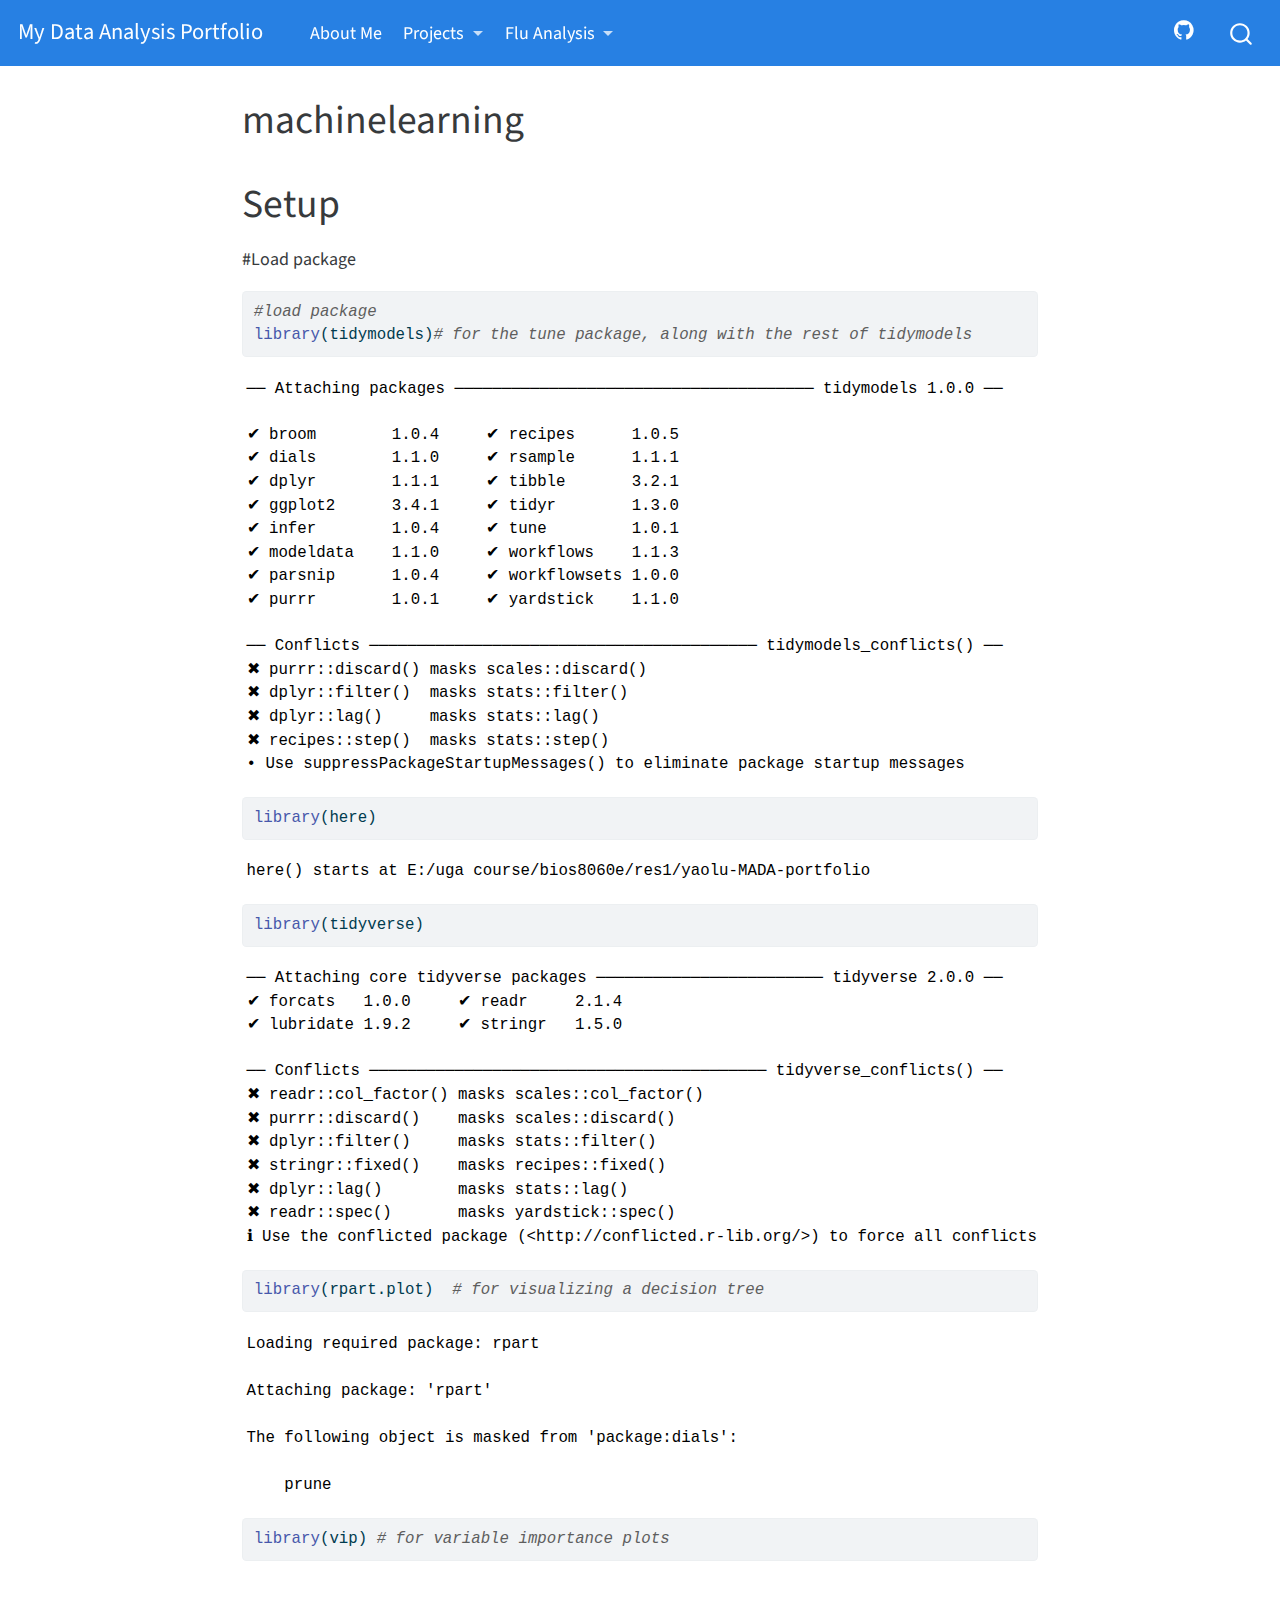
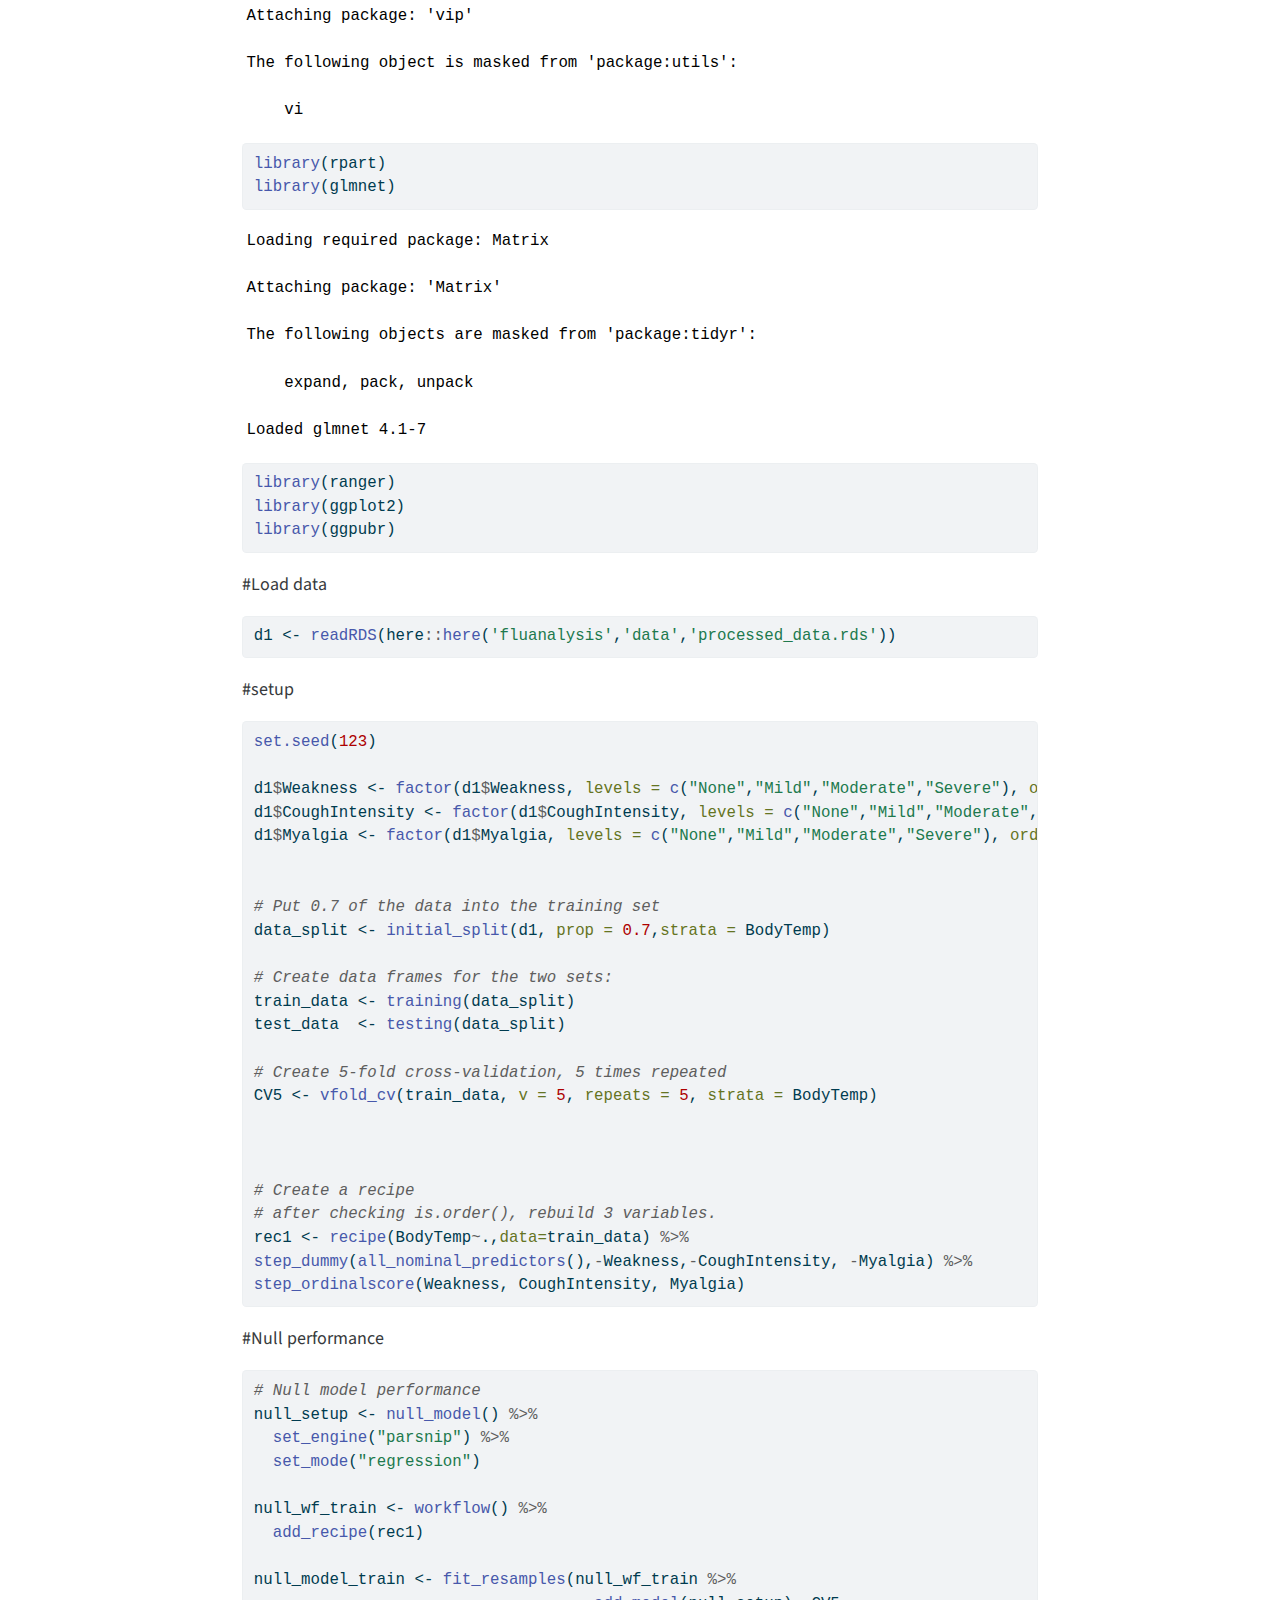
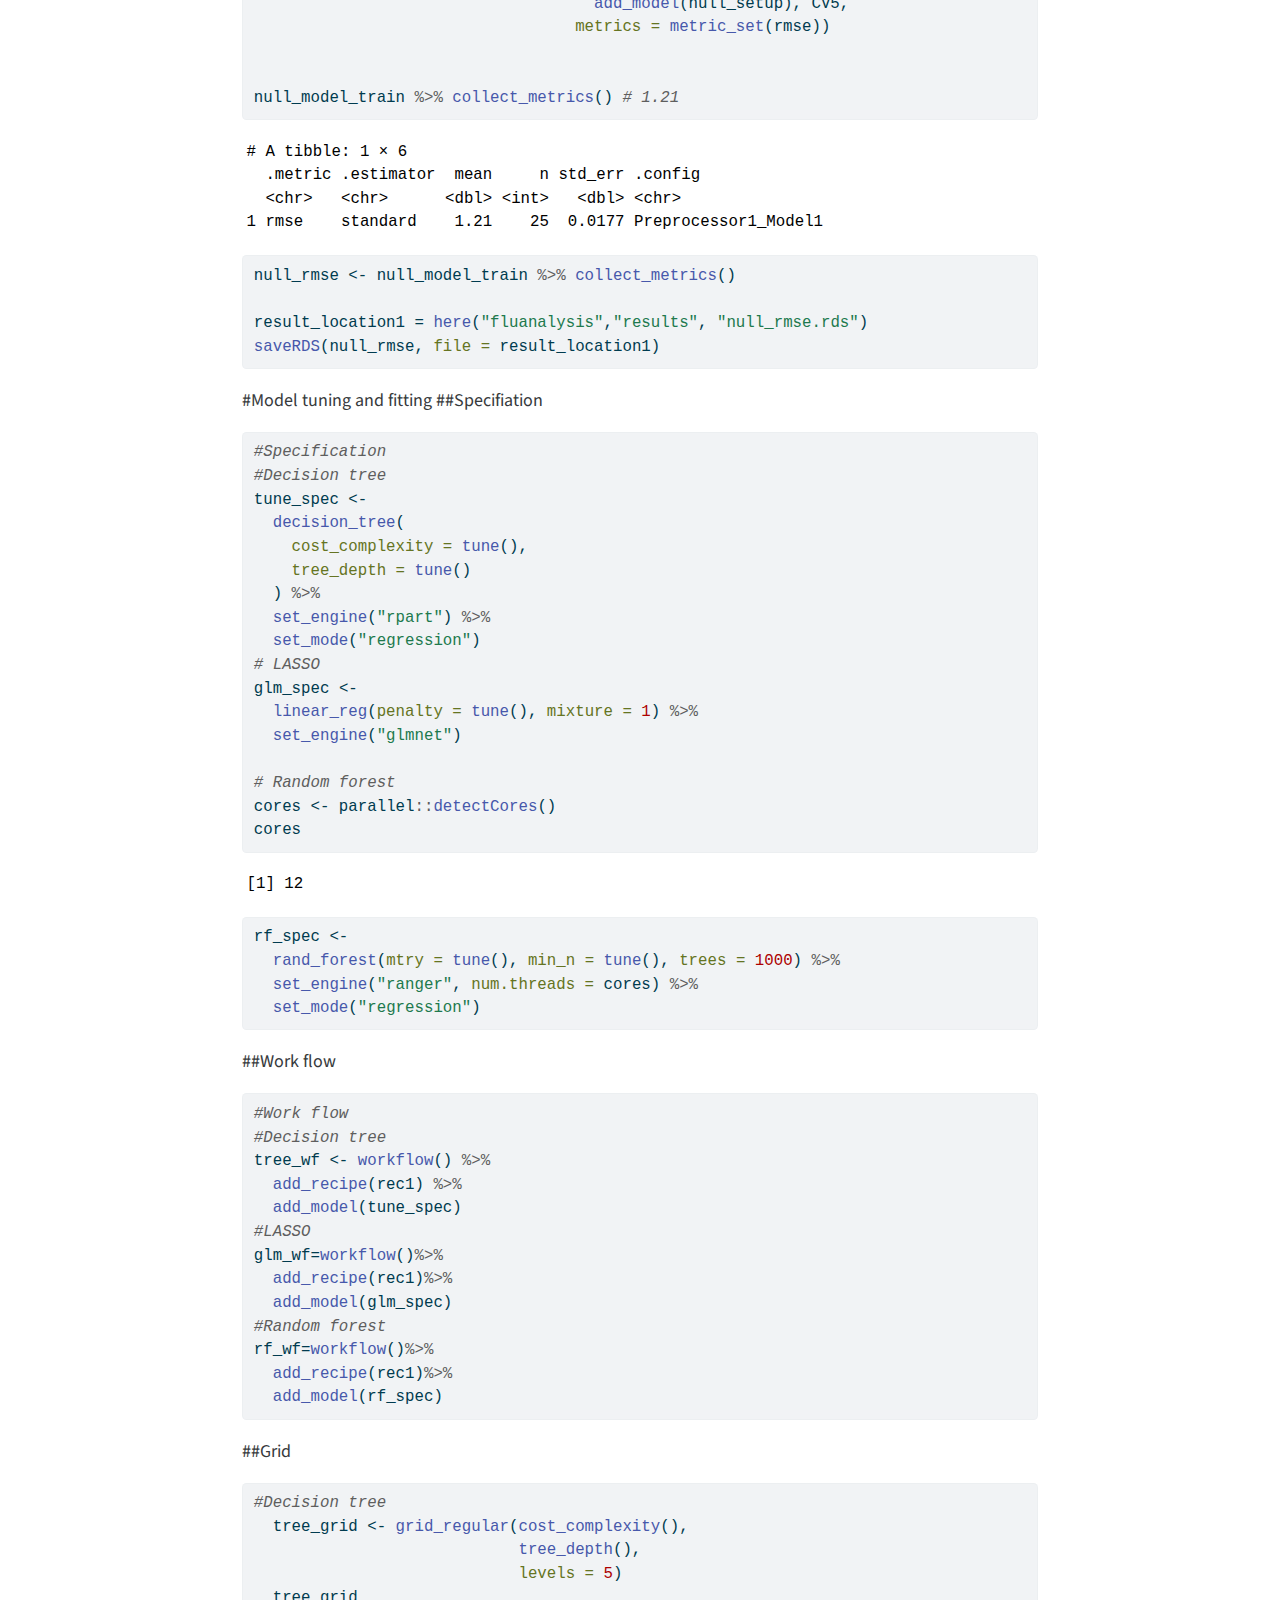
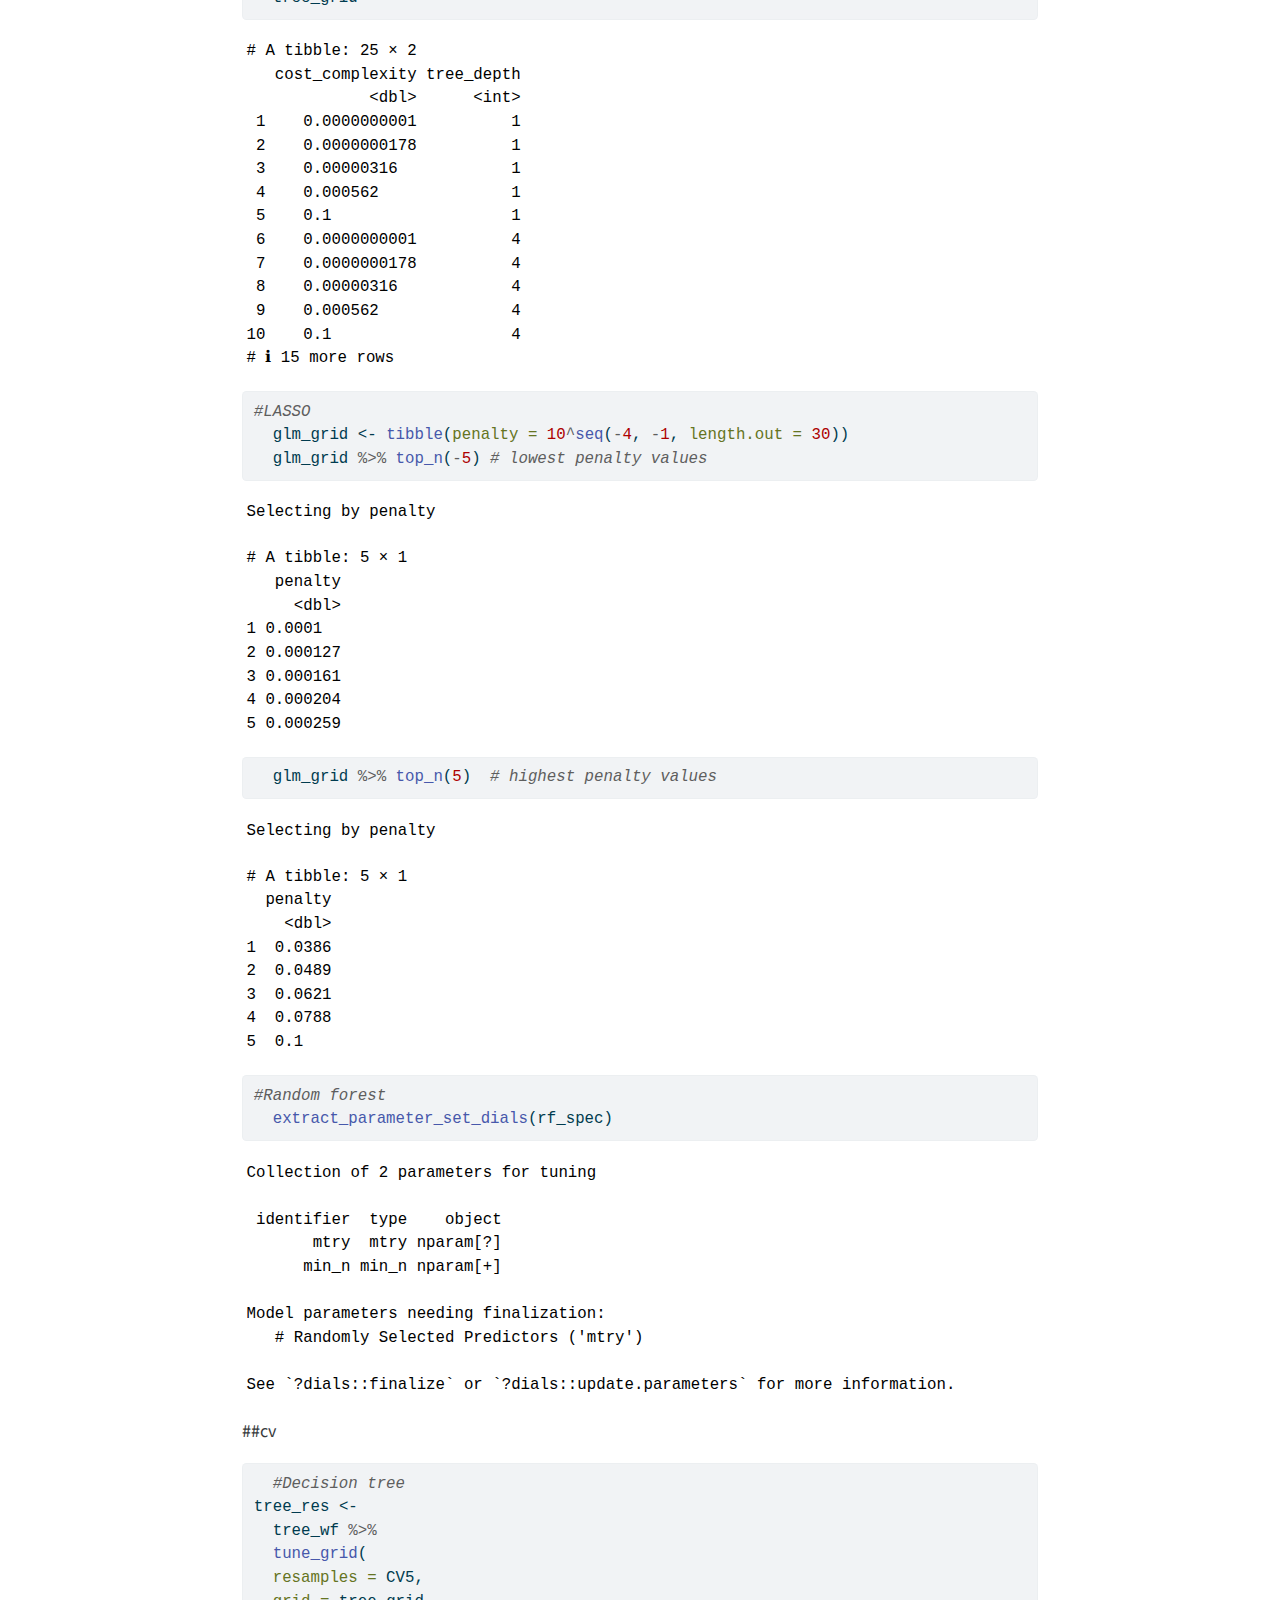
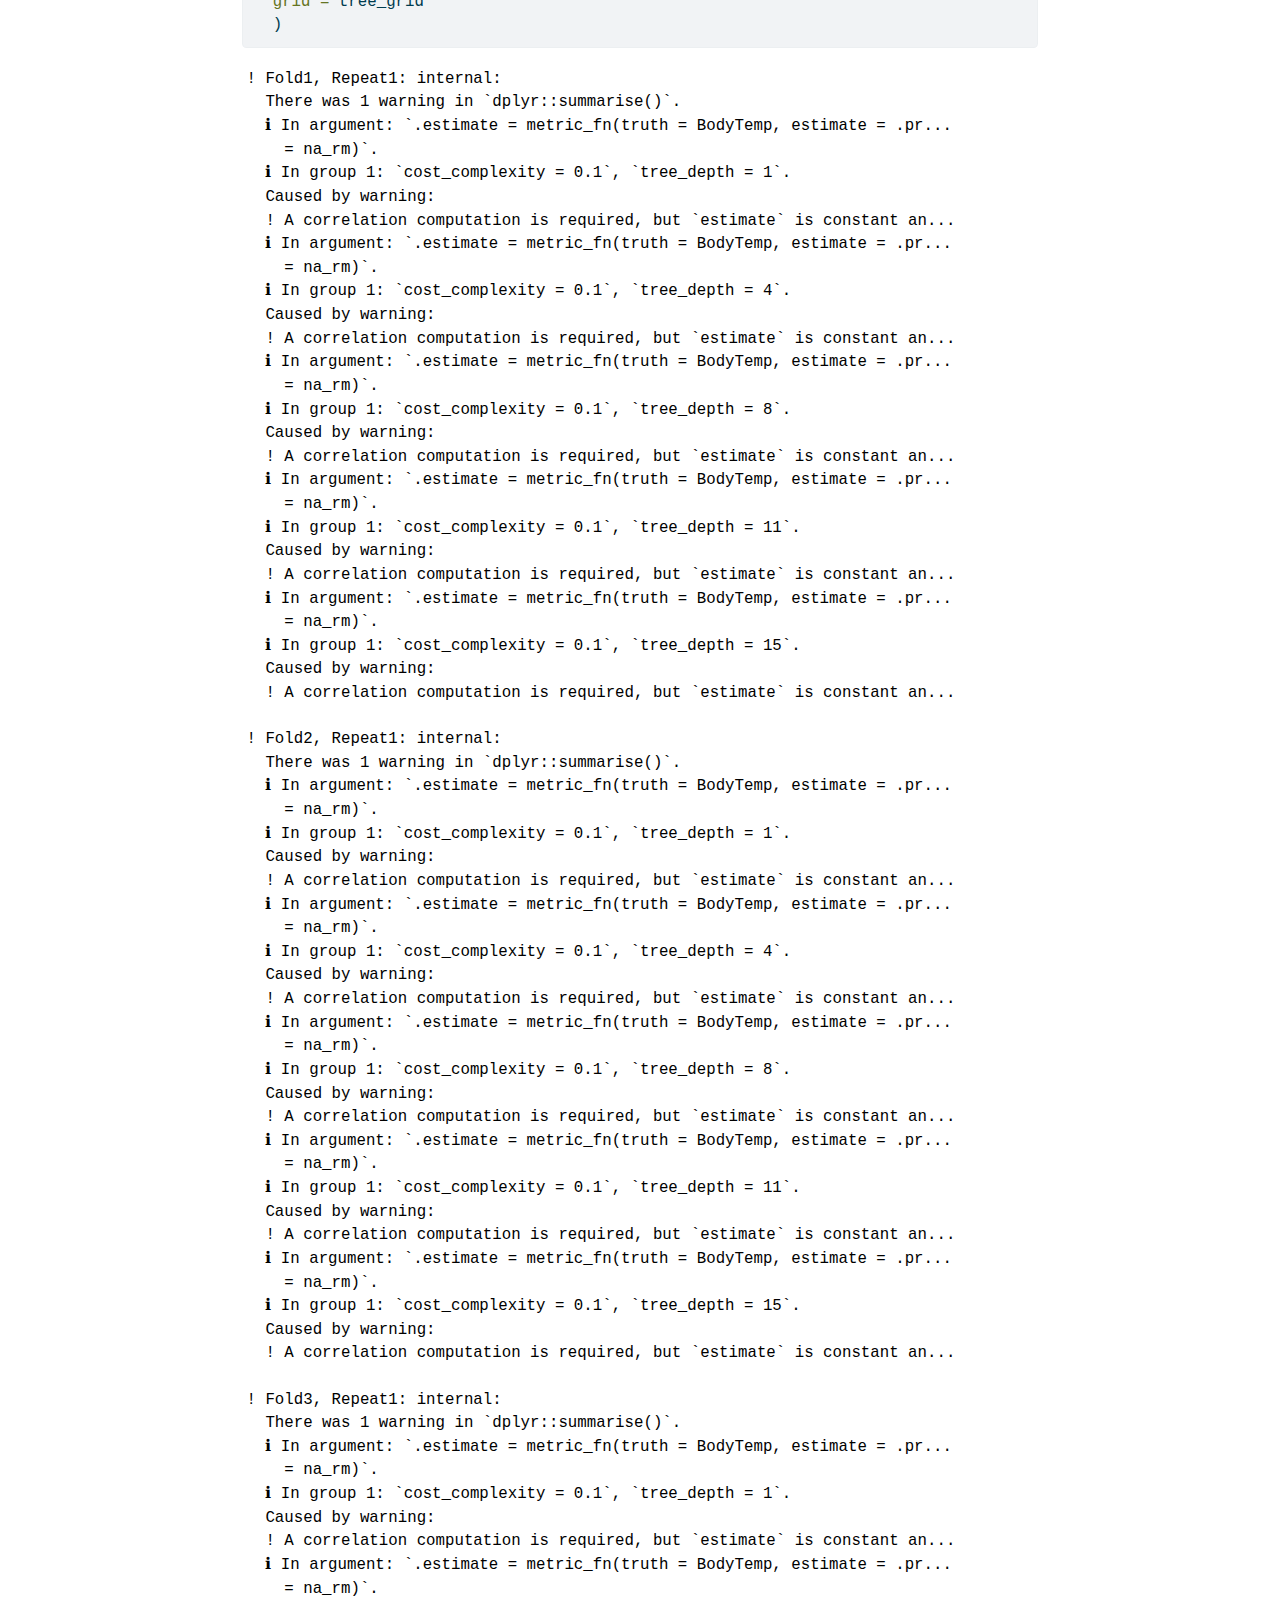
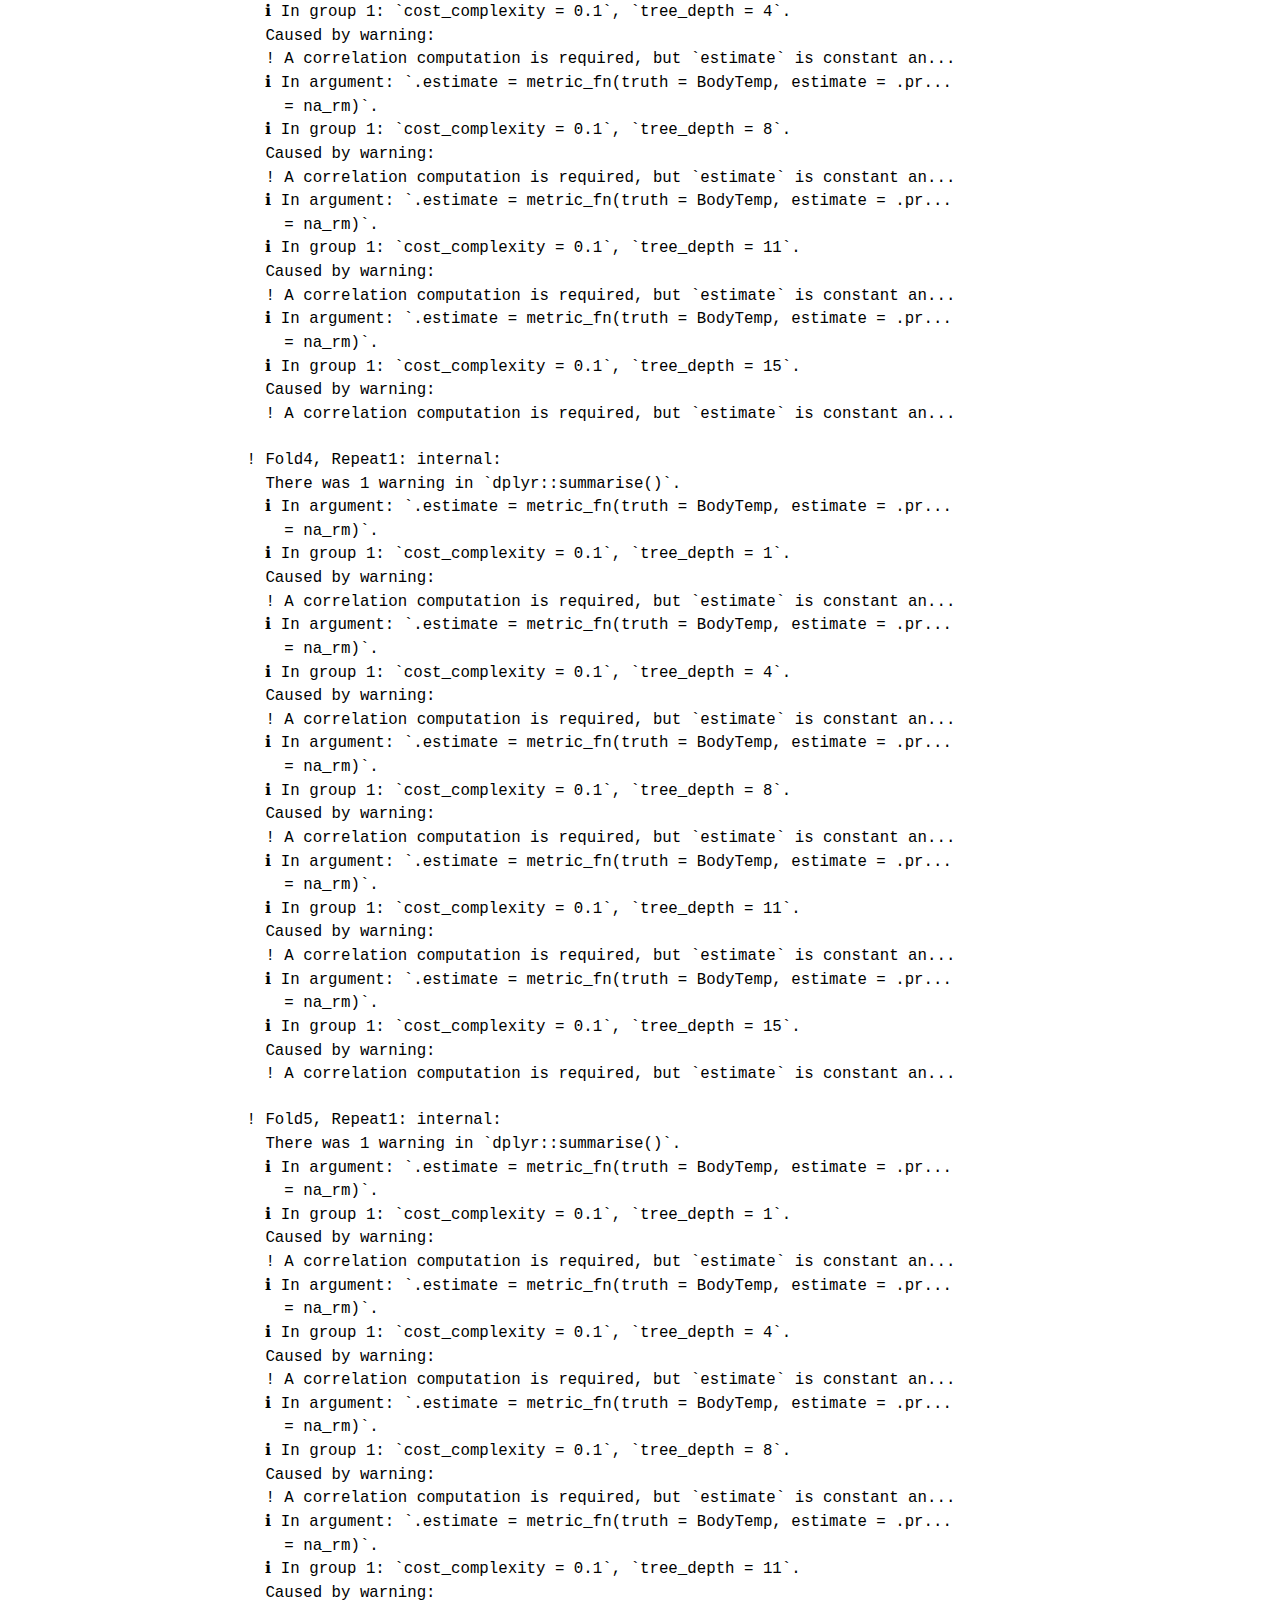
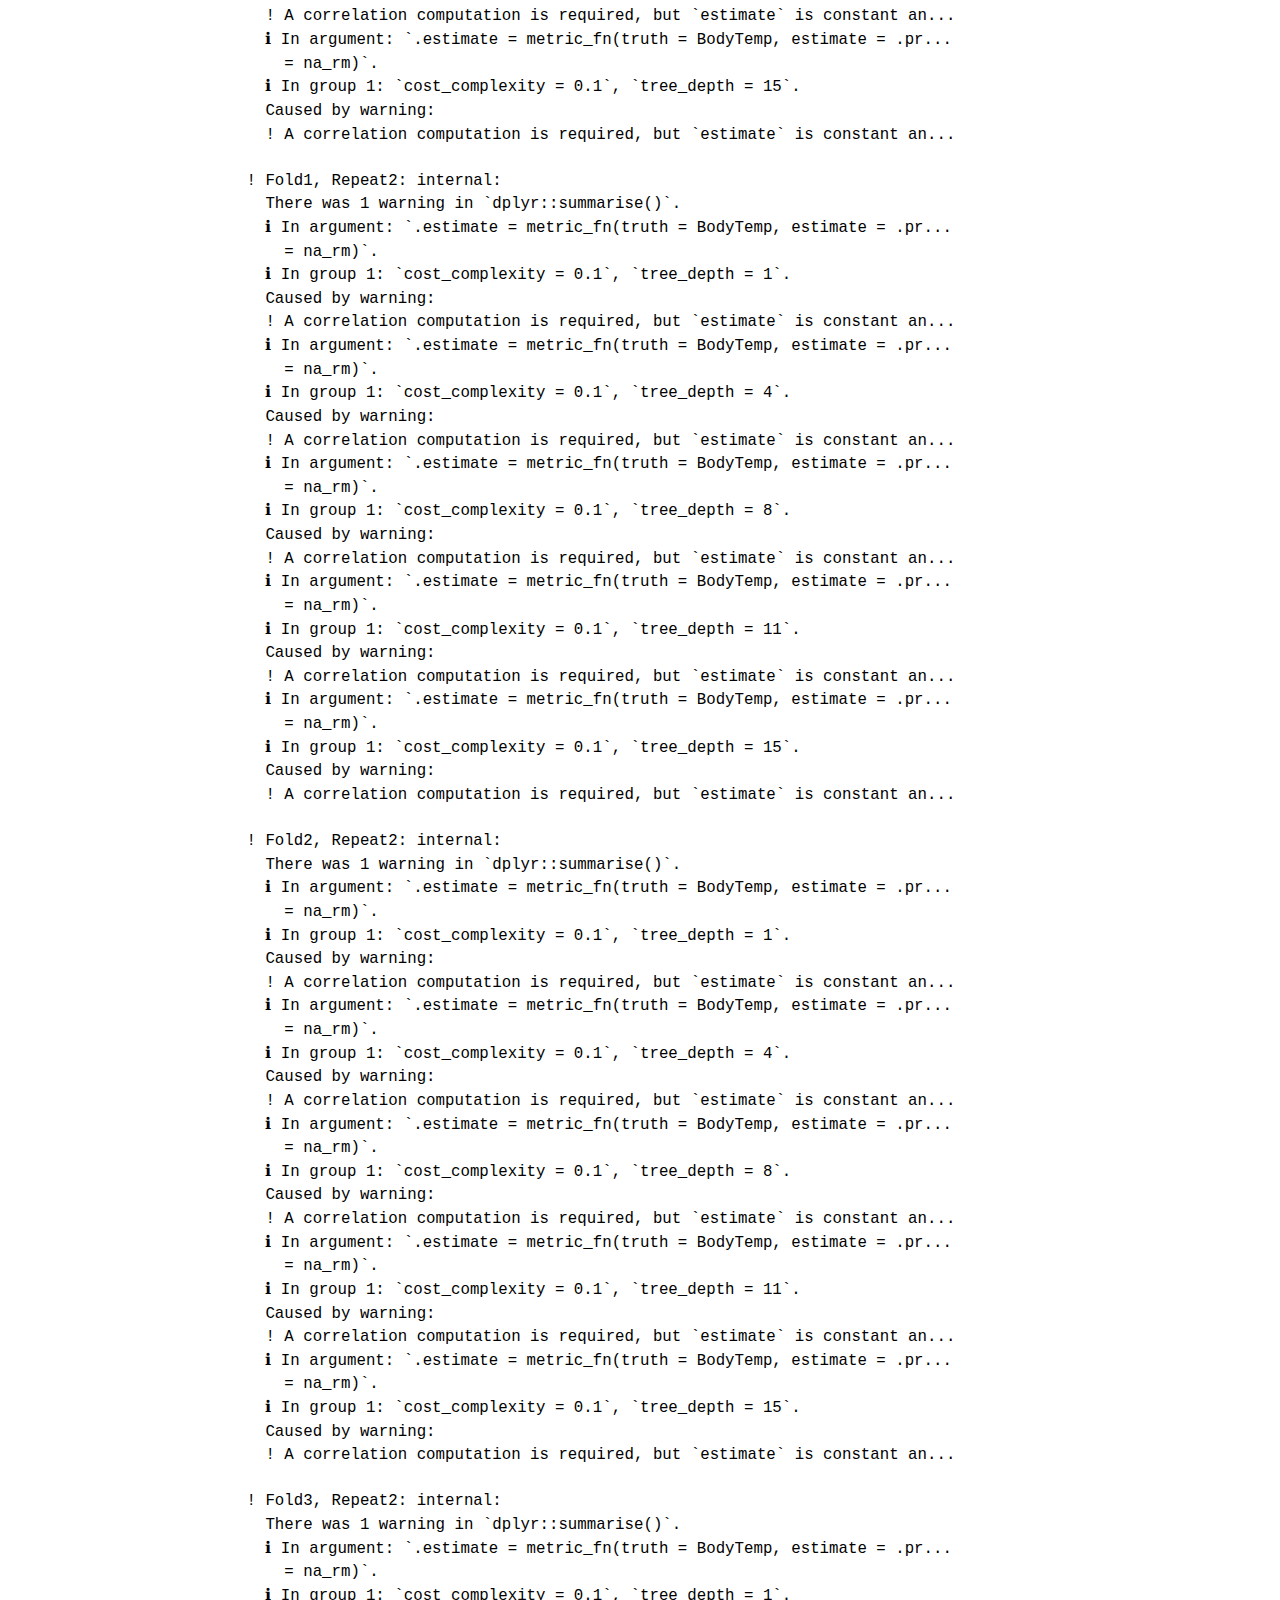
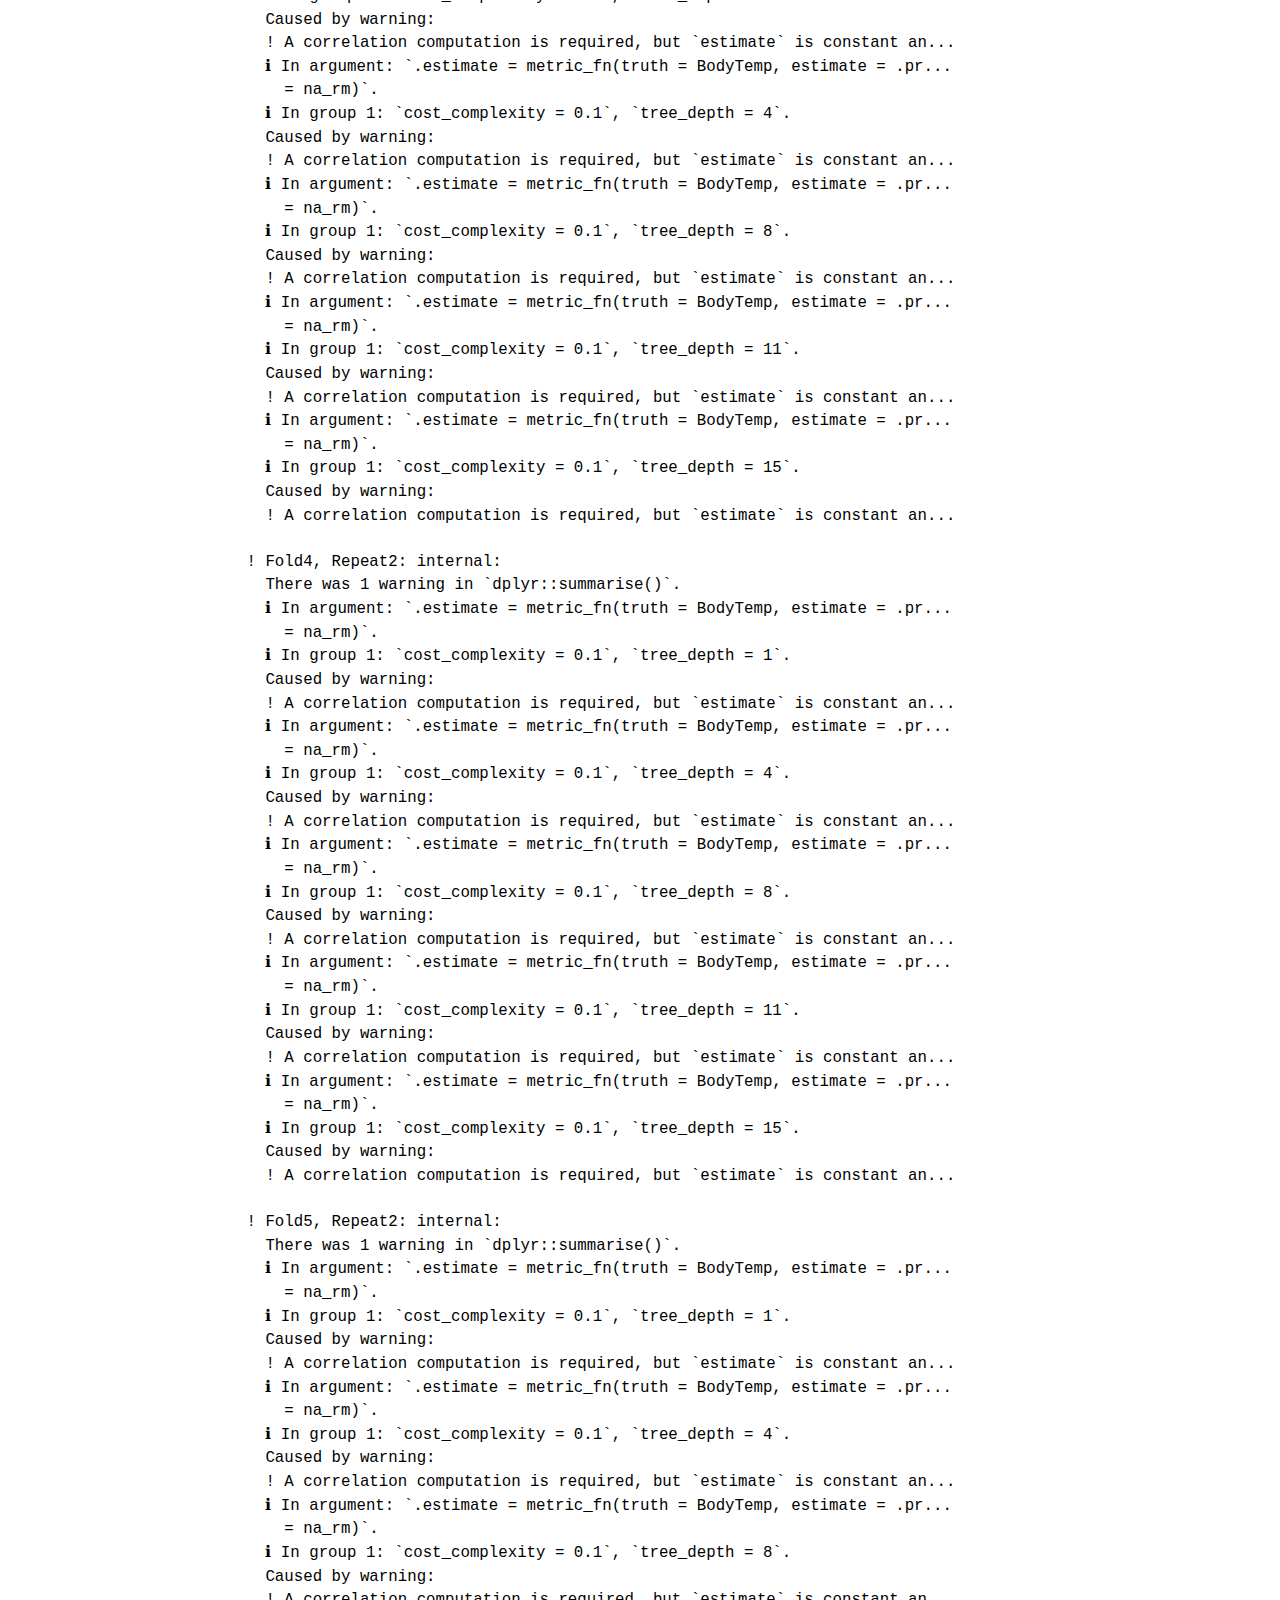
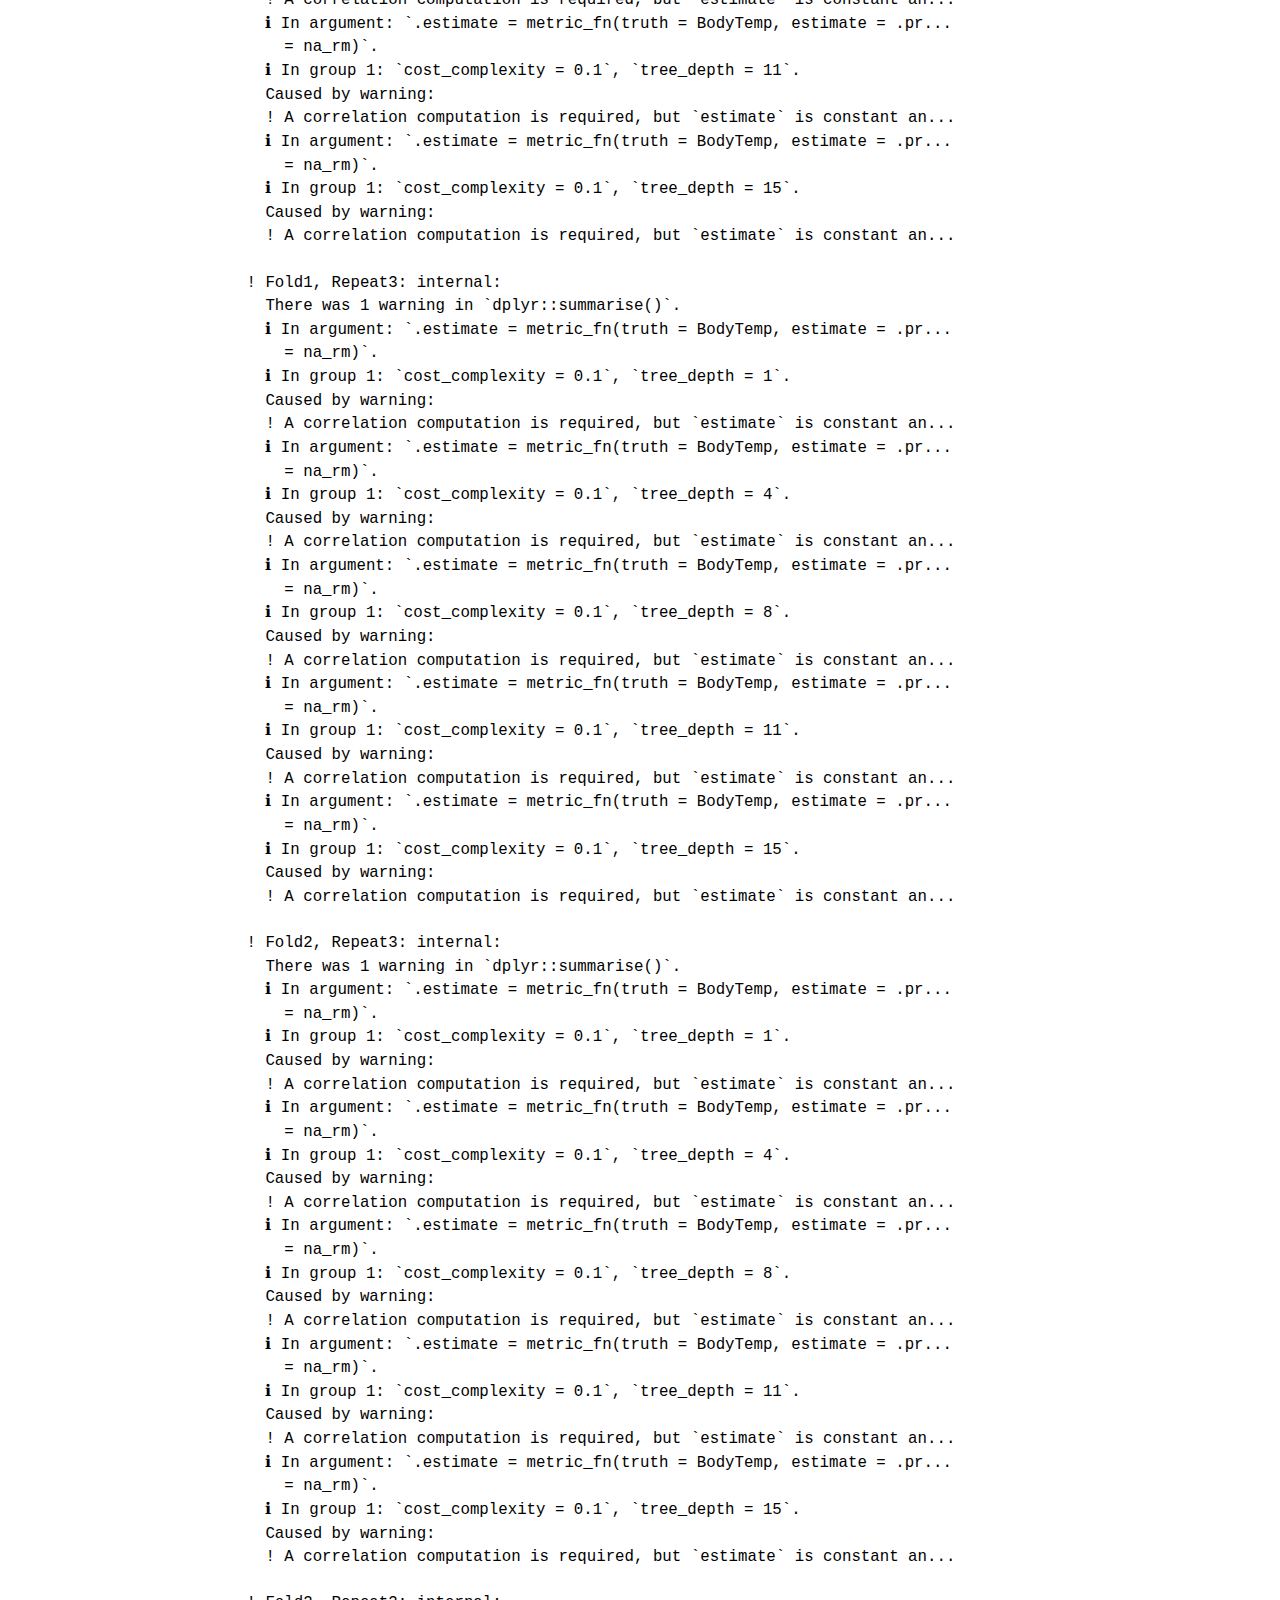
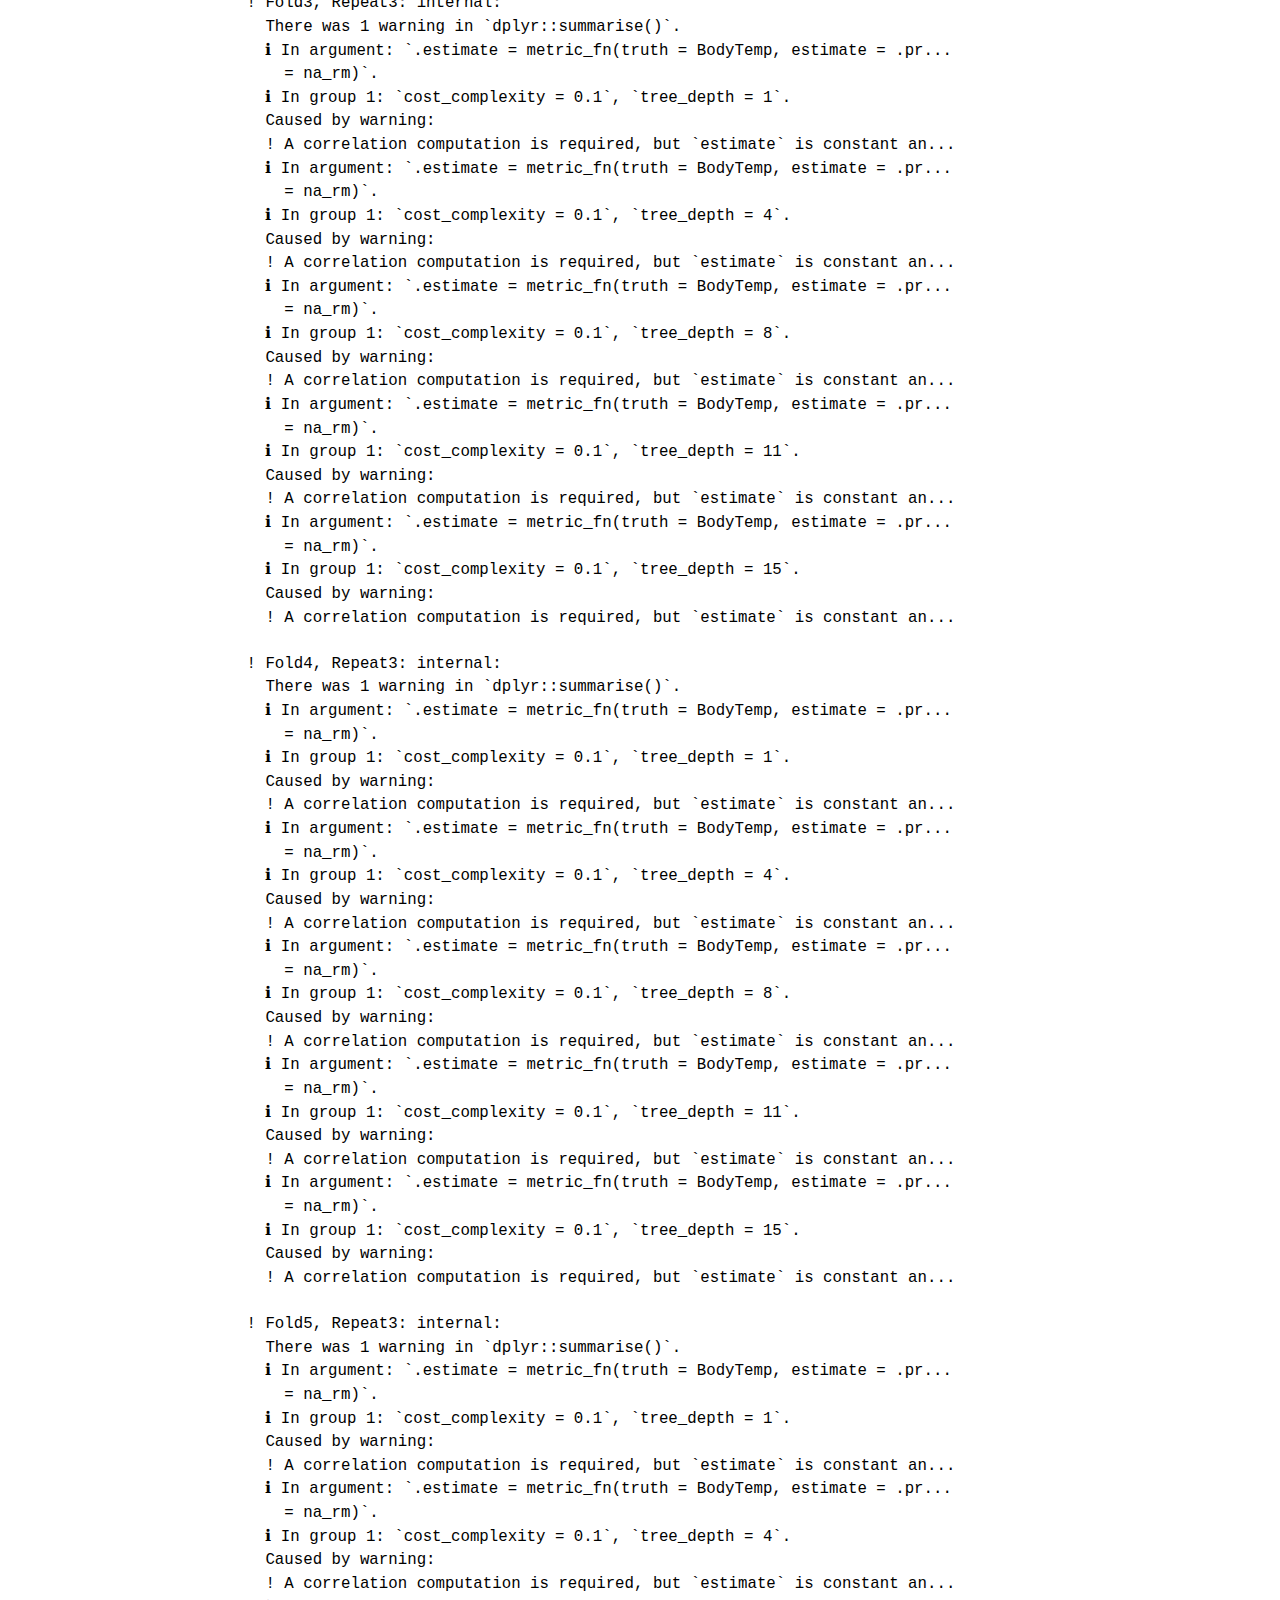
<file: docs/fluanalysis/code/machinelearning.html>
<!DOCTYPE html>
<html xmlns="http://www.w3.org/1999/xhtml" lang="en" xml:lang="en"><head>

<meta charset="utf-8">
<meta name="generator" content="quarto-1.2.313">

<meta name="viewport" content="width=device-width, initial-scale=1.0, user-scalable=yes">


<title>My Data Analysis Portfolio - machinelearning</title>
<style>
code{white-space: pre-wrap;}
span.smallcaps{font-variant: small-caps;}
div.columns{display: flex; gap: min(4vw, 1.5em);}
div.column{flex: auto; overflow-x: auto;}
div.hanging-indent{margin-left: 1.5em; text-indent: -1.5em;}
ul.task-list{list-style: none;}
ul.task-list li input[type="checkbox"] {
  width: 0.8em;
  margin: 0 0.8em 0.2em -1.6em;
  vertical-align: middle;
}
pre > code.sourceCode { white-space: pre; position: relative; }
pre > code.sourceCode > span { display: inline-block; line-height: 1.25; }
pre > code.sourceCode > span:empty { height: 1.2em; }
.sourceCode { overflow: visible; }
code.sourceCode > span { color: inherit; text-decoration: inherit; }
div.sourceCode { margin: 1em 0; }
pre.sourceCode { margin: 0; }
@media screen {
div.sourceCode { overflow: auto; }
}
@media print {
pre > code.sourceCode { white-space: pre-wrap; }
pre > code.sourceCode > span { text-indent: -5em; padding-left: 5em; }
}
pre.numberSource code
  { counter-reset: source-line 0; }
pre.numberSource code > span
  { position: relative; left: -4em; counter-increment: source-line; }
pre.numberSource code > span > a:first-child::before
  { content: counter(source-line);
    position: relative; left: -1em; text-align: right; vertical-align: baseline;
    border: none; display: inline-block;
    -webkit-touch-callout: none; -webkit-user-select: none;
    -khtml-user-select: none; -moz-user-select: none;
    -ms-user-select: none; user-select: none;
    padding: 0 4px; width: 4em;
    color: #aaaaaa;
  }
pre.numberSource { margin-left: 3em; border-left: 1px solid #aaaaaa;  padding-left: 4px; }
div.sourceCode
  {   }
@media screen {
pre > code.sourceCode > span > a:first-child::before { text-decoration: underline; }
}
code span.al { color: #ff0000; font-weight: bold; } /* Alert */
code span.an { color: #60a0b0; font-weight: bold; font-style: italic; } /* Annotation */
code span.at { color: #7d9029; } /* Attribute */
code span.bn { color: #40a070; } /* BaseN */
code span.bu { color: #008000; } /* BuiltIn */
code span.cf { color: #007020; font-weight: bold; } /* ControlFlow */
code span.ch { color: #4070a0; } /* Char */
code span.cn { color: #880000; } /* Constant */
code span.co { color: #60a0b0; font-style: italic; } /* Comment */
code span.cv { color: #60a0b0; font-weight: bold; font-style: italic; } /* CommentVar */
code span.do { color: #ba2121; font-style: italic; } /* Documentation */
code span.dt { color: #902000; } /* DataType */
code span.dv { color: #40a070; } /* DecVal */
code span.er { color: #ff0000; font-weight: bold; } /* Error */
code span.ex { } /* Extension */
code span.fl { color: #40a070; } /* Float */
code span.fu { color: #06287e; } /* Function */
code span.im { color: #008000; font-weight: bold; } /* Import */
code span.in { color: #60a0b0; font-weight: bold; font-style: italic; } /* Information */
code span.kw { color: #007020; font-weight: bold; } /* Keyword */
code span.op { color: #666666; } /* Operator */
code span.ot { color: #007020; } /* Other */
code span.pp { color: #bc7a00; } /* Preprocessor */
code span.sc { color: #4070a0; } /* SpecialChar */
code span.ss { color: #bb6688; } /* SpecialString */
code span.st { color: #4070a0; } /* String */
code span.va { color: #19177c; } /* Variable */
code span.vs { color: #4070a0; } /* VerbatimString */
code span.wa { color: #60a0b0; font-weight: bold; font-style: italic; } /* Warning */
</style>


<script src="../../site_libs/quarto-nav/quarto-nav.js"></script>
<script src="../../site_libs/quarto-nav/headroom.min.js"></script>
<script src="../../site_libs/clipboard/clipboard.min.js"></script>
<script src="../../site_libs/quarto-search/autocomplete.umd.js"></script>
<script src="../../site_libs/quarto-search/fuse.min.js"></script>
<script src="../../site_libs/quarto-search/quarto-search.js"></script>
<meta name="quarto:offset" content="../../">
<script src="../../site_libs/quarto-html/quarto.js"></script>
<script src="../../site_libs/quarto-html/popper.min.js"></script>
<script src="../../site_libs/quarto-html/tippy.umd.min.js"></script>
<script src="../../site_libs/quarto-html/anchor.min.js"></script>
<link href="../../site_libs/quarto-html/tippy.css" rel="stylesheet">
<link href="../../site_libs/quarto-html/quarto-syntax-highlighting.css" rel="stylesheet" id="quarto-text-highlighting-styles">
<script src="../../site_libs/bootstrap/bootstrap.min.js"></script>
<link href="../../site_libs/bootstrap/bootstrap-icons.css" rel="stylesheet">
<link href="../../site_libs/bootstrap/bootstrap.min.css" rel="stylesheet" id="quarto-bootstrap" data-mode="light">
<script id="quarto-search-options" type="application/json">{
  "location": "navbar",
  "copy-button": false,
  "collapse-after": 3,
  "panel-placement": "end",
  "type": "overlay",
  "limit": 20,
  "language": {
    "search-no-results-text": "No results",
    "search-matching-documents-text": "matching documents",
    "search-copy-link-title": "Copy link to search",
    "search-hide-matches-text": "Hide additional matches",
    "search-more-match-text": "more match in this document",
    "search-more-matches-text": "more matches in this document",
    "search-clear-button-title": "Clear",
    "search-detached-cancel-button-title": "Cancel",
    "search-submit-button-title": "Submit"
  }
}</script>


<link rel="stylesheet" href="../../styles.css">
</head>

<body class="nav-fixed fullcontent">

<div id="quarto-search-results"></div>
  <header id="quarto-header" class="headroom fixed-top">
    <nav class="navbar navbar-expand-lg navbar-dark ">
      <div class="navbar-container container-fluid">
      <div class="navbar-brand-container">
    <a class="navbar-brand" href="../../index.html">
    <span class="navbar-title">My Data Analysis Portfolio</span>
    </a>
  </div>
          <button class="navbar-toggler" type="button" data-bs-toggle="collapse" data-bs-target="#navbarCollapse" aria-controls="navbarCollapse" aria-expanded="false" aria-label="Toggle navigation" onclick="if (window.quartoToggleHeadroom) { window.quartoToggleHeadroom(); }">
  <span class="navbar-toggler-icon"></span>
</button>
          <div class="collapse navbar-collapse" id="navbarCollapse">
            <ul class="navbar-nav navbar-nav-scroll me-auto">
  <li class="nav-item">
    <a class="nav-link" href="../.././aboutme.html">
 <span class="menu-text">About Me</span></a>
  </li>  
  <li class="nav-item dropdown ">
    <a class="nav-link dropdown-toggle" href="#" id="nav-menu-projects" role="button" data-bs-toggle="dropdown" aria-expanded="false">
 <span class="menu-text">Projects</span>
    </a>
    <ul class="dropdown-menu" aria-labelledby="nav-menu-projects">    
        <li>
    <a class="dropdown-item" href="../.././coding_exercise.html">
 <span class="dropdown-text">R Coding Exercise</span></a>
  </li>  
        <li>
    <a class="dropdown-item" href="../.././visualization_exercise.html">
 <span class="dropdown-text">Visualization Exercise</span></a>
  </li>  
        <li>
    <a class="dropdown-item" href="../.././tidytuesday_exercise.html">
 <span class="dropdown-text">Tidy Tuesday Exercise</span></a>
  </li>  
        <li>
    <a class="dropdown-item" href="../.././dataanalysis_exercise.html">
 <span class="dropdown-text">Data Analysis Exercise</span></a>
  </li>  
    </ul>
  </li>
  <li class="nav-item dropdown ">
    <a class="nav-link dropdown-toggle" href="#" id="nav-menu-flu-analysis" role="button" data-bs-toggle="dropdown" aria-expanded="false">
 <span class="menu-text">Flu Analysis</span>
    </a>
    <ul class="dropdown-menu" aria-labelledby="nav-menu-flu-analysis">    
        <li>
    <a class="dropdown-item" href="../.././fluanalysis/code/exploration.html">
 <span class="dropdown-text">Exploration</span></a>
  </li>  
        <li>
    <a class="dropdown-item" href="../.././fluanalysis/code/wrangling.html">
 <span class="dropdown-text">Wrangling</span></a>
  </li>  
        <li>
    <a class="dropdown-item" href="../.././fluanalysis/code/fitting.html">
 <span class="dropdown-text">Fitting</span></a>
  </li>  
        <li>
    <a class="dropdown-item" href="../.././fluanalysis/code/modeleval.html">
 <span class="dropdown-text">Model Evaluation</span></a>
  </li>  
        <li>
    <a class="dropdown-item" href="../.././fluanalysis/code/machinelearning.html">
 <span class="dropdown-text">Machine Learning</span></a>
  </li>  
    </ul>
  </li>
</ul>
            <ul class="navbar-nav navbar-nav-scroll ms-auto">
  <li class="nav-item compact">
    <a class="nav-link" href="../../URL-TO-THIS-REPOSITORY-HERE"><i class="bi bi-github" role="img">
</i> 
 <span class="menu-text"></span></a>
  </li>  
</ul>
              <div id="quarto-search" class="" title="Search"></div>
          </div> <!-- /navcollapse -->
      </div> <!-- /container-fluid -->
    </nav>
</header>
<!-- content -->
<div id="quarto-content" class="quarto-container page-columns page-rows-contents page-layout-article page-navbar">
<!-- sidebar -->
<!-- margin-sidebar -->
    
<!-- main -->
<main class="content" id="quarto-document-content">

<header id="title-block-header" class="quarto-title-block default">
<div class="quarto-title">
<h1 class="title">machinelearning</h1>
</div>



<div class="quarto-title-meta">

    
  
    
  </div>
  

</header>

<section id="setup" class="level1">
<h1>Setup</h1>
<p>#Load package</p>
<div class="cell">
<div class="sourceCode cell-code" id="cb1"><pre class="sourceCode r code-with-copy"><code class="sourceCode r"><span id="cb1-1"><a href="#cb1-1" aria-hidden="true" tabindex="-1"></a><span class="co">#load package</span></span>
<span id="cb1-2"><a href="#cb1-2" aria-hidden="true" tabindex="-1"></a><span class="fu">library</span>(tidymodels)<span class="co"># for the tune package, along with the rest of tidymodels</span></span></code><button title="Copy to Clipboard" class="code-copy-button"><i class="bi"></i></button></pre></div>
<div class="cell-output cell-output-stderr">
<pre><code>── Attaching packages ────────────────────────────────────── tidymodels 1.0.0 ──</code></pre>
</div>
<div class="cell-output cell-output-stderr">
<pre><code>✔ broom        1.0.4     ✔ recipes      1.0.5
✔ dials        1.1.0     ✔ rsample      1.1.1
✔ dplyr        1.1.1     ✔ tibble       3.2.1
✔ ggplot2      3.4.1     ✔ tidyr        1.3.0
✔ infer        1.0.4     ✔ tune         1.0.1
✔ modeldata    1.1.0     ✔ workflows    1.1.3
✔ parsnip      1.0.4     ✔ workflowsets 1.0.0
✔ purrr        1.0.1     ✔ yardstick    1.1.0</code></pre>
</div>
<div class="cell-output cell-output-stderr">
<pre><code>── Conflicts ───────────────────────────────────────── tidymodels_conflicts() ──
✖ purrr::discard() masks scales::discard()
✖ dplyr::filter()  masks stats::filter()
✖ dplyr::lag()     masks stats::lag()
✖ recipes::step()  masks stats::step()
• Use suppressPackageStartupMessages() to eliminate package startup messages</code></pre>
</div>
<div class="sourceCode cell-code" id="cb5"><pre class="sourceCode r code-with-copy"><code class="sourceCode r"><span id="cb5-1"><a href="#cb5-1" aria-hidden="true" tabindex="-1"></a><span class="fu">library</span>(here)</span></code><button title="Copy to Clipboard" class="code-copy-button"><i class="bi"></i></button></pre></div>
<div class="cell-output cell-output-stderr">
<pre><code>here() starts at E:/uga course/bios8060e/res1/yaolu-MADA-portfolio</code></pre>
</div>
<div class="sourceCode cell-code" id="cb7"><pre class="sourceCode r code-with-copy"><code class="sourceCode r"><span id="cb7-1"><a href="#cb7-1" aria-hidden="true" tabindex="-1"></a><span class="fu">library</span>(tidyverse)</span></code><button title="Copy to Clipboard" class="code-copy-button"><i class="bi"></i></button></pre></div>
<div class="cell-output cell-output-stderr">
<pre><code>── Attaching core tidyverse packages ──────────────────────── tidyverse 2.0.0 ──
✔ forcats   1.0.0     ✔ readr     2.1.4
✔ lubridate 1.9.2     ✔ stringr   1.5.0</code></pre>
</div>
<div class="cell-output cell-output-stderr">
<pre><code>── Conflicts ────────────────────────────────────────── tidyverse_conflicts() ──
✖ readr::col_factor() masks scales::col_factor()
✖ purrr::discard()    masks scales::discard()
✖ dplyr::filter()     masks stats::filter()
✖ stringr::fixed()    masks recipes::fixed()
✖ dplyr::lag()        masks stats::lag()
✖ readr::spec()       masks yardstick::spec()
ℹ Use the conflicted package (&lt;http://conflicted.r-lib.org/&gt;) to force all conflicts to become errors</code></pre>
</div>
<div class="sourceCode cell-code" id="cb10"><pre class="sourceCode r code-with-copy"><code class="sourceCode r"><span id="cb10-1"><a href="#cb10-1" aria-hidden="true" tabindex="-1"></a><span class="fu">library</span>(rpart.plot)  <span class="co"># for visualizing a decision tree</span></span></code><button title="Copy to Clipboard" class="code-copy-button"><i class="bi"></i></button></pre></div>
<div class="cell-output cell-output-stderr">
<pre><code>Loading required package: rpart

Attaching package: 'rpart'

The following object is masked from 'package:dials':

    prune</code></pre>
</div>
<div class="sourceCode cell-code" id="cb12"><pre class="sourceCode r code-with-copy"><code class="sourceCode r"><span id="cb12-1"><a href="#cb12-1" aria-hidden="true" tabindex="-1"></a><span class="fu">library</span>(vip) <span class="co"># for variable importance plots</span></span></code><button title="Copy to Clipboard" class="code-copy-button"><i class="bi"></i></button></pre></div>
<div class="cell-output cell-output-stderr">
<pre><code>
Attaching package: 'vip'

The following object is masked from 'package:utils':

    vi</code></pre>
</div>
<div class="sourceCode cell-code" id="cb14"><pre class="sourceCode r code-with-copy"><code class="sourceCode r"><span id="cb14-1"><a href="#cb14-1" aria-hidden="true" tabindex="-1"></a><span class="fu">library</span>(rpart)</span>
<span id="cb14-2"><a href="#cb14-2" aria-hidden="true" tabindex="-1"></a><span class="fu">library</span>(glmnet)</span></code><button title="Copy to Clipboard" class="code-copy-button"><i class="bi"></i></button></pre></div>
<div class="cell-output cell-output-stderr">
<pre><code>Loading required package: Matrix

Attaching package: 'Matrix'

The following objects are masked from 'package:tidyr':

    expand, pack, unpack

Loaded glmnet 4.1-7</code></pre>
</div>
<div class="sourceCode cell-code" id="cb16"><pre class="sourceCode r code-with-copy"><code class="sourceCode r"><span id="cb16-1"><a href="#cb16-1" aria-hidden="true" tabindex="-1"></a><span class="fu">library</span>(ranger)</span>
<span id="cb16-2"><a href="#cb16-2" aria-hidden="true" tabindex="-1"></a><span class="fu">library</span>(ggplot2)</span>
<span id="cb16-3"><a href="#cb16-3" aria-hidden="true" tabindex="-1"></a><span class="fu">library</span>(ggpubr)</span></code><button title="Copy to Clipboard" class="code-copy-button"><i class="bi"></i></button></pre></div>
</div>
<p>#Load data</p>
<div class="cell">
<div class="sourceCode cell-code" id="cb17"><pre class="sourceCode r code-with-copy"><code class="sourceCode r"><span id="cb17-1"><a href="#cb17-1" aria-hidden="true" tabindex="-1"></a>d1 <span class="ot">&lt;-</span> <span class="fu">readRDS</span>(here<span class="sc">::</span><span class="fu">here</span>(<span class="st">'fluanalysis'</span>,<span class="st">'data'</span>,<span class="st">'processed_data.rds'</span>))</span></code><button title="Copy to Clipboard" class="code-copy-button"><i class="bi"></i></button></pre></div>
</div>
<p>#setup</p>
<div class="cell">
<div class="sourceCode cell-code" id="cb18"><pre class="sourceCode r code-with-copy"><code class="sourceCode r"><span id="cb18-1"><a href="#cb18-1" aria-hidden="true" tabindex="-1"></a><span class="fu">set.seed</span>(<span class="dv">123</span>)</span>
<span id="cb18-2"><a href="#cb18-2" aria-hidden="true" tabindex="-1"></a></span>
<span id="cb18-3"><a href="#cb18-3" aria-hidden="true" tabindex="-1"></a>d1<span class="sc">$</span>Weakness <span class="ot">&lt;-</span> <span class="fu">factor</span>(d1<span class="sc">$</span>Weakness, <span class="at">levels =</span> <span class="fu">c</span>(<span class="st">"None"</span>,<span class="st">"Mild"</span>,<span class="st">"Moderate"</span>,<span class="st">"Severe"</span>), <span class="at">ordered =</span> <span class="cn">TRUE</span>)</span>
<span id="cb18-4"><a href="#cb18-4" aria-hidden="true" tabindex="-1"></a>d1<span class="sc">$</span>CoughIntensity <span class="ot">&lt;-</span> <span class="fu">factor</span>(d1<span class="sc">$</span>CoughIntensity, <span class="at">levels =</span> <span class="fu">c</span>(<span class="st">"None"</span>,<span class="st">"Mild"</span>,<span class="st">"Moderate"</span>,<span class="st">"Severe"</span>), <span class="at">ordered =</span> <span class="cn">TRUE</span>)</span>
<span id="cb18-5"><a href="#cb18-5" aria-hidden="true" tabindex="-1"></a>d1<span class="sc">$</span>Myalgia <span class="ot">&lt;-</span> <span class="fu">factor</span>(d1<span class="sc">$</span>Myalgia, <span class="at">levels =</span> <span class="fu">c</span>(<span class="st">"None"</span>,<span class="st">"Mild"</span>,<span class="st">"Moderate"</span>,<span class="st">"Severe"</span>), <span class="at">ordered =</span> <span class="cn">TRUE</span>)</span>
<span id="cb18-6"><a href="#cb18-6" aria-hidden="true" tabindex="-1"></a></span>
<span id="cb18-7"><a href="#cb18-7" aria-hidden="true" tabindex="-1"></a></span>
<span id="cb18-8"><a href="#cb18-8" aria-hidden="true" tabindex="-1"></a><span class="co"># Put 0.7 of the data into the training set </span></span>
<span id="cb18-9"><a href="#cb18-9" aria-hidden="true" tabindex="-1"></a>data_split <span class="ot">&lt;-</span> <span class="fu">initial_split</span>(d1, <span class="at">prop =</span> <span class="fl">0.7</span>,<span class="at">strata =</span> BodyTemp)</span>
<span id="cb18-10"><a href="#cb18-10" aria-hidden="true" tabindex="-1"></a></span>
<span id="cb18-11"><a href="#cb18-11" aria-hidden="true" tabindex="-1"></a><span class="co"># Create data frames for the two sets:</span></span>
<span id="cb18-12"><a href="#cb18-12" aria-hidden="true" tabindex="-1"></a>train_data <span class="ot">&lt;-</span> <span class="fu">training</span>(data_split)</span>
<span id="cb18-13"><a href="#cb18-13" aria-hidden="true" tabindex="-1"></a>test_data  <span class="ot">&lt;-</span> <span class="fu">testing</span>(data_split)</span>
<span id="cb18-14"><a href="#cb18-14" aria-hidden="true" tabindex="-1"></a></span>
<span id="cb18-15"><a href="#cb18-15" aria-hidden="true" tabindex="-1"></a><span class="co"># Create 5-fold cross-validation, 5 times repeated</span></span>
<span id="cb18-16"><a href="#cb18-16" aria-hidden="true" tabindex="-1"></a>CV5 <span class="ot">&lt;-</span> <span class="fu">vfold_cv</span>(train_data, <span class="at">v =</span> <span class="dv">5</span>, <span class="at">repeats =</span> <span class="dv">5</span>, <span class="at">strata =</span> BodyTemp)</span>
<span id="cb18-17"><a href="#cb18-17" aria-hidden="true" tabindex="-1"></a></span>
<span id="cb18-18"><a href="#cb18-18" aria-hidden="true" tabindex="-1"></a></span>
<span id="cb18-19"><a href="#cb18-19" aria-hidden="true" tabindex="-1"></a></span>
<span id="cb18-20"><a href="#cb18-20" aria-hidden="true" tabindex="-1"></a><span class="co"># Create a recipe</span></span>
<span id="cb18-21"><a href="#cb18-21" aria-hidden="true" tabindex="-1"></a><span class="co"># after checking is.order(), rebuild 3 variables.</span></span>
<span id="cb18-22"><a href="#cb18-22" aria-hidden="true" tabindex="-1"></a>rec1 <span class="ot">&lt;-</span> <span class="fu">recipe</span>(BodyTemp<span class="sc">~</span>.,<span class="at">data=</span>train_data) <span class="sc">%&gt;%</span></span>
<span id="cb18-23"><a href="#cb18-23" aria-hidden="true" tabindex="-1"></a><span class="fu">step_dummy</span>(<span class="fu">all_nominal_predictors</span>(),<span class="sc">-</span>Weakness,<span class="sc">-</span>CoughIntensity, <span class="sc">-</span>Myalgia) <span class="sc">%&gt;%</span></span>
<span id="cb18-24"><a href="#cb18-24" aria-hidden="true" tabindex="-1"></a><span class="fu">step_ordinalscore</span>(Weakness, CoughIntensity, Myalgia)</span></code><button title="Copy to Clipboard" class="code-copy-button"><i class="bi"></i></button></pre></div>
</div>
<p>#Null performance</p>
<div class="cell">
<div class="sourceCode cell-code" id="cb19"><pre class="sourceCode r code-with-copy"><code class="sourceCode r"><span id="cb19-1"><a href="#cb19-1" aria-hidden="true" tabindex="-1"></a><span class="co"># Null model performance</span></span>
<span id="cb19-2"><a href="#cb19-2" aria-hidden="true" tabindex="-1"></a>null_setup <span class="ot">&lt;-</span> <span class="fu">null_model</span>() <span class="sc">%&gt;%</span></span>
<span id="cb19-3"><a href="#cb19-3" aria-hidden="true" tabindex="-1"></a>  <span class="fu">set_engine</span>(<span class="st">"parsnip"</span>) <span class="sc">%&gt;%</span></span>
<span id="cb19-4"><a href="#cb19-4" aria-hidden="true" tabindex="-1"></a>  <span class="fu">set_mode</span>(<span class="st">"regression"</span>)</span>
<span id="cb19-5"><a href="#cb19-5" aria-hidden="true" tabindex="-1"></a></span>
<span id="cb19-6"><a href="#cb19-6" aria-hidden="true" tabindex="-1"></a>null_wf_train <span class="ot">&lt;-</span> <span class="fu">workflow</span>() <span class="sc">%&gt;%</span> </span>
<span id="cb19-7"><a href="#cb19-7" aria-hidden="true" tabindex="-1"></a>  <span class="fu">add_recipe</span>(rec1)</span>
<span id="cb19-8"><a href="#cb19-8" aria-hidden="true" tabindex="-1"></a></span>
<span id="cb19-9"><a href="#cb19-9" aria-hidden="true" tabindex="-1"></a>null_model_train <span class="ot">&lt;-</span> <span class="fu">fit_resamples</span>(null_wf_train <span class="sc">%&gt;%</span> </span>
<span id="cb19-10"><a href="#cb19-10" aria-hidden="true" tabindex="-1"></a>                                    <span class="fu">add_model</span>(null_setup), CV5,</span>
<span id="cb19-11"><a href="#cb19-11" aria-hidden="true" tabindex="-1"></a>                                  <span class="at">metrics =</span> <span class="fu">metric_set</span>(rmse))</span>
<span id="cb19-12"><a href="#cb19-12" aria-hidden="true" tabindex="-1"></a></span>
<span id="cb19-13"><a href="#cb19-13" aria-hidden="true" tabindex="-1"></a></span>
<span id="cb19-14"><a href="#cb19-14" aria-hidden="true" tabindex="-1"></a>null_model_train <span class="sc">%&gt;%</span> <span class="fu">collect_metrics</span>() <span class="co"># 1.21</span></span></code><button title="Copy to Clipboard" class="code-copy-button"><i class="bi"></i></button></pre></div>
<div class="cell-output cell-output-stdout">
<pre><code># A tibble: 1 × 6
  .metric .estimator  mean     n std_err .config             
  &lt;chr&gt;   &lt;chr&gt;      &lt;dbl&gt; &lt;int&gt;   &lt;dbl&gt; &lt;chr&gt;               
1 rmse    standard    1.21    25  0.0177 Preprocessor1_Model1</code></pre>
</div>
<div class="sourceCode cell-code" id="cb21"><pre class="sourceCode r code-with-copy"><code class="sourceCode r"><span id="cb21-1"><a href="#cb21-1" aria-hidden="true" tabindex="-1"></a>null_rmse <span class="ot">&lt;-</span> null_model_train <span class="sc">%&gt;%</span> <span class="fu">collect_metrics</span>()</span>
<span id="cb21-2"><a href="#cb21-2" aria-hidden="true" tabindex="-1"></a></span>
<span id="cb21-3"><a href="#cb21-3" aria-hidden="true" tabindex="-1"></a>result_location1 <span class="ot">=</span> <span class="fu">here</span>(<span class="st">"fluanalysis"</span>,<span class="st">"results"</span>, <span class="st">"null_rmse.rds"</span>)</span>
<span id="cb21-4"><a href="#cb21-4" aria-hidden="true" tabindex="-1"></a><span class="fu">saveRDS</span>(null_rmse, <span class="at">file =</span> result_location1)</span></code><button title="Copy to Clipboard" class="code-copy-button"><i class="bi"></i></button></pre></div>
</div>
<p>#Model tuning and fitting ##Specifiation</p>
<div class="cell">
<div class="sourceCode cell-code" id="cb22"><pre class="sourceCode r code-with-copy"><code class="sourceCode r"><span id="cb22-1"><a href="#cb22-1" aria-hidden="true" tabindex="-1"></a><span class="co">#Specification</span></span>
<span id="cb22-2"><a href="#cb22-2" aria-hidden="true" tabindex="-1"></a><span class="co">#Decision tree</span></span>
<span id="cb22-3"><a href="#cb22-3" aria-hidden="true" tabindex="-1"></a>tune_spec <span class="ot">&lt;-</span> </span>
<span id="cb22-4"><a href="#cb22-4" aria-hidden="true" tabindex="-1"></a>  <span class="fu">decision_tree</span>(</span>
<span id="cb22-5"><a href="#cb22-5" aria-hidden="true" tabindex="-1"></a>    <span class="at">cost_complexity =</span> <span class="fu">tune</span>(),</span>
<span id="cb22-6"><a href="#cb22-6" aria-hidden="true" tabindex="-1"></a>    <span class="at">tree_depth =</span> <span class="fu">tune</span>()</span>
<span id="cb22-7"><a href="#cb22-7" aria-hidden="true" tabindex="-1"></a>  ) <span class="sc">%&gt;%</span> </span>
<span id="cb22-8"><a href="#cb22-8" aria-hidden="true" tabindex="-1"></a>  <span class="fu">set_engine</span>(<span class="st">"rpart"</span>) <span class="sc">%&gt;%</span> </span>
<span id="cb22-9"><a href="#cb22-9" aria-hidden="true" tabindex="-1"></a>  <span class="fu">set_mode</span>(<span class="st">"regression"</span>)</span>
<span id="cb22-10"><a href="#cb22-10" aria-hidden="true" tabindex="-1"></a><span class="co"># LASSO</span></span>
<span id="cb22-11"><a href="#cb22-11" aria-hidden="true" tabindex="-1"></a>glm_spec <span class="ot">&lt;-</span> </span>
<span id="cb22-12"><a href="#cb22-12" aria-hidden="true" tabindex="-1"></a>  <span class="fu">linear_reg</span>(<span class="at">penalty =</span> <span class="fu">tune</span>(), <span class="at">mixture =</span> <span class="dv">1</span>) <span class="sc">%&gt;%</span> </span>
<span id="cb22-13"><a href="#cb22-13" aria-hidden="true" tabindex="-1"></a>  <span class="fu">set_engine</span>(<span class="st">"glmnet"</span>)</span>
<span id="cb22-14"><a href="#cb22-14" aria-hidden="true" tabindex="-1"></a></span>
<span id="cb22-15"><a href="#cb22-15" aria-hidden="true" tabindex="-1"></a><span class="co"># Random forest</span></span>
<span id="cb22-16"><a href="#cb22-16" aria-hidden="true" tabindex="-1"></a>cores <span class="ot">&lt;-</span> parallel<span class="sc">::</span><span class="fu">detectCores</span>()</span>
<span id="cb22-17"><a href="#cb22-17" aria-hidden="true" tabindex="-1"></a>cores</span></code><button title="Copy to Clipboard" class="code-copy-button"><i class="bi"></i></button></pre></div>
<div class="cell-output cell-output-stdout">
<pre><code>[1] 12</code></pre>
</div>
<div class="sourceCode cell-code" id="cb24"><pre class="sourceCode r code-with-copy"><code class="sourceCode r"><span id="cb24-1"><a href="#cb24-1" aria-hidden="true" tabindex="-1"></a>rf_spec <span class="ot">&lt;-</span> </span>
<span id="cb24-2"><a href="#cb24-2" aria-hidden="true" tabindex="-1"></a>  <span class="fu">rand_forest</span>(<span class="at">mtry =</span> <span class="fu">tune</span>(), <span class="at">min_n =</span> <span class="fu">tune</span>(), <span class="at">trees =</span> <span class="dv">1000</span>) <span class="sc">%&gt;%</span> </span>
<span id="cb24-3"><a href="#cb24-3" aria-hidden="true" tabindex="-1"></a>  <span class="fu">set_engine</span>(<span class="st">"ranger"</span>, <span class="at">num.threads =</span> cores) <span class="sc">%&gt;%</span> </span>
<span id="cb24-4"><a href="#cb24-4" aria-hidden="true" tabindex="-1"></a>  <span class="fu">set_mode</span>(<span class="st">"regression"</span>)</span></code><button title="Copy to Clipboard" class="code-copy-button"><i class="bi"></i></button></pre></div>
</div>
<p>##Work flow</p>
<div class="cell">
<div class="sourceCode cell-code" id="cb25"><pre class="sourceCode r code-with-copy"><code class="sourceCode r"><span id="cb25-1"><a href="#cb25-1" aria-hidden="true" tabindex="-1"></a><span class="co">#Work flow</span></span>
<span id="cb25-2"><a href="#cb25-2" aria-hidden="true" tabindex="-1"></a><span class="co">#Decision tree</span></span>
<span id="cb25-3"><a href="#cb25-3" aria-hidden="true" tabindex="-1"></a>tree_wf <span class="ot">&lt;-</span> <span class="fu">workflow</span>() <span class="sc">%&gt;%</span></span>
<span id="cb25-4"><a href="#cb25-4" aria-hidden="true" tabindex="-1"></a>  <span class="fu">add_recipe</span>(rec1) <span class="sc">%&gt;%</span></span>
<span id="cb25-5"><a href="#cb25-5" aria-hidden="true" tabindex="-1"></a>  <span class="fu">add_model</span>(tune_spec)</span>
<span id="cb25-6"><a href="#cb25-6" aria-hidden="true" tabindex="-1"></a><span class="co">#LASSO</span></span>
<span id="cb25-7"><a href="#cb25-7" aria-hidden="true" tabindex="-1"></a>glm_wf<span class="ot">=</span><span class="fu">workflow</span>()<span class="sc">%&gt;%</span></span>
<span id="cb25-8"><a href="#cb25-8" aria-hidden="true" tabindex="-1"></a>  <span class="fu">add_recipe</span>(rec1)<span class="sc">%&gt;%</span></span>
<span id="cb25-9"><a href="#cb25-9" aria-hidden="true" tabindex="-1"></a>  <span class="fu">add_model</span>(glm_spec)</span>
<span id="cb25-10"><a href="#cb25-10" aria-hidden="true" tabindex="-1"></a><span class="co">#Random forest</span></span>
<span id="cb25-11"><a href="#cb25-11" aria-hidden="true" tabindex="-1"></a>rf_wf<span class="ot">=</span><span class="fu">workflow</span>()<span class="sc">%&gt;%</span></span>
<span id="cb25-12"><a href="#cb25-12" aria-hidden="true" tabindex="-1"></a>  <span class="fu">add_recipe</span>(rec1)<span class="sc">%&gt;%</span></span>
<span id="cb25-13"><a href="#cb25-13" aria-hidden="true" tabindex="-1"></a>  <span class="fu">add_model</span>(rf_spec)</span></code><button title="Copy to Clipboard" class="code-copy-button"><i class="bi"></i></button></pre></div>
</div>
<p>##Grid</p>
<div class="cell">
<div class="sourceCode cell-code" id="cb26"><pre class="sourceCode r code-with-copy"><code class="sourceCode r"><span id="cb26-1"><a href="#cb26-1" aria-hidden="true" tabindex="-1"></a><span class="co">#Decision tree</span></span>
<span id="cb26-2"><a href="#cb26-2" aria-hidden="true" tabindex="-1"></a>  tree_grid <span class="ot">&lt;-</span> <span class="fu">grid_regular</span>(<span class="fu">cost_complexity</span>(),</span>
<span id="cb26-3"><a href="#cb26-3" aria-hidden="true" tabindex="-1"></a>                            <span class="fu">tree_depth</span>(),</span>
<span id="cb26-4"><a href="#cb26-4" aria-hidden="true" tabindex="-1"></a>                            <span class="at">levels =</span> <span class="dv">5</span>)</span>
<span id="cb26-5"><a href="#cb26-5" aria-hidden="true" tabindex="-1"></a>  tree_grid</span></code><button title="Copy to Clipboard" class="code-copy-button"><i class="bi"></i></button></pre></div>
<div class="cell-output cell-output-stdout">
<pre><code># A tibble: 25 × 2
   cost_complexity tree_depth
             &lt;dbl&gt;      &lt;int&gt;
 1    0.0000000001          1
 2    0.0000000178          1
 3    0.00000316            1
 4    0.000562              1
 5    0.1                   1
 6    0.0000000001          4
 7    0.0000000178          4
 8    0.00000316            4
 9    0.000562              4
10    0.1                   4
# ℹ 15 more rows</code></pre>
</div>
<div class="sourceCode cell-code" id="cb28"><pre class="sourceCode r code-with-copy"><code class="sourceCode r"><span id="cb28-1"><a href="#cb28-1" aria-hidden="true" tabindex="-1"></a><span class="co">#LASSO</span></span>
<span id="cb28-2"><a href="#cb28-2" aria-hidden="true" tabindex="-1"></a>  glm_grid <span class="ot">&lt;-</span> <span class="fu">tibble</span>(<span class="at">penalty =</span> <span class="dv">10</span><span class="sc">^</span><span class="fu">seq</span>(<span class="sc">-</span><span class="dv">4</span>, <span class="sc">-</span><span class="dv">1</span>, <span class="at">length.out =</span> <span class="dv">30</span>))</span>
<span id="cb28-3"><a href="#cb28-3" aria-hidden="true" tabindex="-1"></a>  glm_grid <span class="sc">%&gt;%</span> <span class="fu">top_n</span>(<span class="sc">-</span><span class="dv">5</span>) <span class="co"># lowest penalty values</span></span></code><button title="Copy to Clipboard" class="code-copy-button"><i class="bi"></i></button></pre></div>
<div class="cell-output cell-output-stderr">
<pre><code>Selecting by penalty</code></pre>
</div>
<div class="cell-output cell-output-stdout">
<pre><code># A tibble: 5 × 1
   penalty
     &lt;dbl&gt;
1 0.0001  
2 0.000127
3 0.000161
4 0.000204
5 0.000259</code></pre>
</div>
<div class="sourceCode cell-code" id="cb31"><pre class="sourceCode r code-with-copy"><code class="sourceCode r"><span id="cb31-1"><a href="#cb31-1" aria-hidden="true" tabindex="-1"></a>  glm_grid <span class="sc">%&gt;%</span> <span class="fu">top_n</span>(<span class="dv">5</span>)  <span class="co"># highest penalty values</span></span></code><button title="Copy to Clipboard" class="code-copy-button"><i class="bi"></i></button></pre></div>
<div class="cell-output cell-output-stderr">
<pre><code>Selecting by penalty</code></pre>
</div>
<div class="cell-output cell-output-stdout">
<pre><code># A tibble: 5 × 1
  penalty
    &lt;dbl&gt;
1  0.0386
2  0.0489
3  0.0621
4  0.0788
5  0.1   </code></pre>
</div>
<div class="sourceCode cell-code" id="cb34"><pre class="sourceCode r code-with-copy"><code class="sourceCode r"><span id="cb34-1"><a href="#cb34-1" aria-hidden="true" tabindex="-1"></a><span class="co">#Random forest</span></span>
<span id="cb34-2"><a href="#cb34-2" aria-hidden="true" tabindex="-1"></a>  <span class="fu">extract_parameter_set_dials</span>(rf_spec)</span></code><button title="Copy to Clipboard" class="code-copy-button"><i class="bi"></i></button></pre></div>
<div class="cell-output cell-output-stdout">
<pre><code>Collection of 2 parameters for tuning

 identifier  type    object
       mtry  mtry nparam[?]
      min_n min_n nparam[+]

Model parameters needing finalization:
   # Randomly Selected Predictors ('mtry')

See `?dials::finalize` or `?dials::update.parameters` for more information.</code></pre>
</div>
</div>
<p>##cv</p>
<div class="cell">
<div class="sourceCode cell-code" id="cb36"><pre class="sourceCode r code-with-copy"><code class="sourceCode r"><span id="cb36-1"><a href="#cb36-1" aria-hidden="true" tabindex="-1"></a>  <span class="co">#Decision tree</span></span>
<span id="cb36-2"><a href="#cb36-2" aria-hidden="true" tabindex="-1"></a>tree_res <span class="ot">&lt;-</span> </span>
<span id="cb36-3"><a href="#cb36-3" aria-hidden="true" tabindex="-1"></a>  tree_wf <span class="sc">%&gt;%</span> </span>
<span id="cb36-4"><a href="#cb36-4" aria-hidden="true" tabindex="-1"></a>  <span class="fu">tune_grid</span>(</span>
<span id="cb36-5"><a href="#cb36-5" aria-hidden="true" tabindex="-1"></a>  <span class="at">resamples =</span> CV5,</span>
<span id="cb36-6"><a href="#cb36-6" aria-hidden="true" tabindex="-1"></a>  <span class="at">grid =</span> tree_grid</span>
<span id="cb36-7"><a href="#cb36-7" aria-hidden="true" tabindex="-1"></a>  )</span></code><button title="Copy to Clipboard" class="code-copy-button"><i class="bi"></i></button></pre></div>
<div class="cell-output cell-output-stderr">
<pre><code>! Fold1, Repeat1: internal:
  There was 1 warning in `dplyr::summarise()`.
  ℹ In argument: `.estimate = metric_fn(truth = BodyTemp, estimate = .pr...
    = na_rm)`.
  ℹ In group 1: `cost_complexity = 0.1`, `tree_depth = 1`.
  Caused by warning:
  ! A correlation computation is required, but `estimate` is constant an...
  ℹ In argument: `.estimate = metric_fn(truth = BodyTemp, estimate = .pr...
    = na_rm)`.
  ℹ In group 1: `cost_complexity = 0.1`, `tree_depth = 4`.
  Caused by warning:
  ! A correlation computation is required, but `estimate` is constant an...
  ℹ In argument: `.estimate = metric_fn(truth = BodyTemp, estimate = .pr...
    = na_rm)`.
  ℹ In group 1: `cost_complexity = 0.1`, `tree_depth = 8`.
  Caused by warning:
  ! A correlation computation is required, but `estimate` is constant an...
  ℹ In argument: `.estimate = metric_fn(truth = BodyTemp, estimate = .pr...
    = na_rm)`.
  ℹ In group 1: `cost_complexity = 0.1`, `tree_depth = 11`.
  Caused by warning:
  ! A correlation computation is required, but `estimate` is constant an...
  ℹ In argument: `.estimate = metric_fn(truth = BodyTemp, estimate = .pr...
    = na_rm)`.
  ℹ In group 1: `cost_complexity = 0.1`, `tree_depth = 15`.
  Caused by warning:
  ! A correlation computation is required, but `estimate` is constant an...</code></pre>
</div>
<div class="cell-output cell-output-stderr">
<pre><code>! Fold2, Repeat1: internal:
  There was 1 warning in `dplyr::summarise()`.
  ℹ In argument: `.estimate = metric_fn(truth = BodyTemp, estimate = .pr...
    = na_rm)`.
  ℹ In group 1: `cost_complexity = 0.1`, `tree_depth = 1`.
  Caused by warning:
  ! A correlation computation is required, but `estimate` is constant an...
  ℹ In argument: `.estimate = metric_fn(truth = BodyTemp, estimate = .pr...
    = na_rm)`.
  ℹ In group 1: `cost_complexity = 0.1`, `tree_depth = 4`.
  Caused by warning:
  ! A correlation computation is required, but `estimate` is constant an...
  ℹ In argument: `.estimate = metric_fn(truth = BodyTemp, estimate = .pr...
    = na_rm)`.
  ℹ In group 1: `cost_complexity = 0.1`, `tree_depth = 8`.
  Caused by warning:
  ! A correlation computation is required, but `estimate` is constant an...
  ℹ In argument: `.estimate = metric_fn(truth = BodyTemp, estimate = .pr...
    = na_rm)`.
  ℹ In group 1: `cost_complexity = 0.1`, `tree_depth = 11`.
  Caused by warning:
  ! A correlation computation is required, but `estimate` is constant an...
  ℹ In argument: `.estimate = metric_fn(truth = BodyTemp, estimate = .pr...
    = na_rm)`.
  ℹ In group 1: `cost_complexity = 0.1`, `tree_depth = 15`.
  Caused by warning:
  ! A correlation computation is required, but `estimate` is constant an...</code></pre>
</div>
<div class="cell-output cell-output-stderr">
<pre><code>! Fold3, Repeat1: internal:
  There was 1 warning in `dplyr::summarise()`.
  ℹ In argument: `.estimate = metric_fn(truth = BodyTemp, estimate = .pr...
    = na_rm)`.
  ℹ In group 1: `cost_complexity = 0.1`, `tree_depth = 1`.
  Caused by warning:
  ! A correlation computation is required, but `estimate` is constant an...
  ℹ In argument: `.estimate = metric_fn(truth = BodyTemp, estimate = .pr...
    = na_rm)`.
  ℹ In group 1: `cost_complexity = 0.1`, `tree_depth = 4`.
  Caused by warning:
  ! A correlation computation is required, but `estimate` is constant an...
  ℹ In argument: `.estimate = metric_fn(truth = BodyTemp, estimate = .pr...
    = na_rm)`.
  ℹ In group 1: `cost_complexity = 0.1`, `tree_depth = 8`.
  Caused by warning:
  ! A correlation computation is required, but `estimate` is constant an...
  ℹ In argument: `.estimate = metric_fn(truth = BodyTemp, estimate = .pr...
    = na_rm)`.
  ℹ In group 1: `cost_complexity = 0.1`, `tree_depth = 11`.
  Caused by warning:
  ! A correlation computation is required, but `estimate` is constant an...
  ℹ In argument: `.estimate = metric_fn(truth = BodyTemp, estimate = .pr...
    = na_rm)`.
  ℹ In group 1: `cost_complexity = 0.1`, `tree_depth = 15`.
  Caused by warning:
  ! A correlation computation is required, but `estimate` is constant an...</code></pre>
</div>
<div class="cell-output cell-output-stderr">
<pre><code>! Fold4, Repeat1: internal:
  There was 1 warning in `dplyr::summarise()`.
  ℹ In argument: `.estimate = metric_fn(truth = BodyTemp, estimate = .pr...
    = na_rm)`.
  ℹ In group 1: `cost_complexity = 0.1`, `tree_depth = 1`.
  Caused by warning:
  ! A correlation computation is required, but `estimate` is constant an...
  ℹ In argument: `.estimate = metric_fn(truth = BodyTemp, estimate = .pr...
    = na_rm)`.
  ℹ In group 1: `cost_complexity = 0.1`, `tree_depth = 4`.
  Caused by warning:
  ! A correlation computation is required, but `estimate` is constant an...
  ℹ In argument: `.estimate = metric_fn(truth = BodyTemp, estimate = .pr...
    = na_rm)`.
  ℹ In group 1: `cost_complexity = 0.1`, `tree_depth = 8`.
  Caused by warning:
  ! A correlation computation is required, but `estimate` is constant an...
  ℹ In argument: `.estimate = metric_fn(truth = BodyTemp, estimate = .pr...
    = na_rm)`.
  ℹ In group 1: `cost_complexity = 0.1`, `tree_depth = 11`.
  Caused by warning:
  ! A correlation computation is required, but `estimate` is constant an...
  ℹ In argument: `.estimate = metric_fn(truth = BodyTemp, estimate = .pr...
    = na_rm)`.
  ℹ In group 1: `cost_complexity = 0.1`, `tree_depth = 15`.
  Caused by warning:
  ! A correlation computation is required, but `estimate` is constant an...</code></pre>
</div>
<div class="cell-output cell-output-stderr">
<pre><code>! Fold5, Repeat1: internal:
  There was 1 warning in `dplyr::summarise()`.
  ℹ In argument: `.estimate = metric_fn(truth = BodyTemp, estimate = .pr...
    = na_rm)`.
  ℹ In group 1: `cost_complexity = 0.1`, `tree_depth = 1`.
  Caused by warning:
  ! A correlation computation is required, but `estimate` is constant an...
  ℹ In argument: `.estimate = metric_fn(truth = BodyTemp, estimate = .pr...
    = na_rm)`.
  ℹ In group 1: `cost_complexity = 0.1`, `tree_depth = 4`.
  Caused by warning:
  ! A correlation computation is required, but `estimate` is constant an...
  ℹ In argument: `.estimate = metric_fn(truth = BodyTemp, estimate = .pr...
    = na_rm)`.
  ℹ In group 1: `cost_complexity = 0.1`, `tree_depth = 8`.
  Caused by warning:
  ! A correlation computation is required, but `estimate` is constant an...
  ℹ In argument: `.estimate = metric_fn(truth = BodyTemp, estimate = .pr...
    = na_rm)`.
  ℹ In group 1: `cost_complexity = 0.1`, `tree_depth = 11`.
  Caused by warning:
  ! A correlation computation is required, but `estimate` is constant an...
  ℹ In argument: `.estimate = metric_fn(truth = BodyTemp, estimate = .pr...
    = na_rm)`.
  ℹ In group 1: `cost_complexity = 0.1`, `tree_depth = 15`.
  Caused by warning:
  ! A correlation computation is required, but `estimate` is constant an...</code></pre>
</div>
<div class="cell-output cell-output-stderr">
<pre><code>! Fold1, Repeat2: internal:
  There was 1 warning in `dplyr::summarise()`.
  ℹ In argument: `.estimate = metric_fn(truth = BodyTemp, estimate = .pr...
    = na_rm)`.
  ℹ In group 1: `cost_complexity = 0.1`, `tree_depth = 1`.
  Caused by warning:
  ! A correlation computation is required, but `estimate` is constant an...
  ℹ In argument: `.estimate = metric_fn(truth = BodyTemp, estimate = .pr...
    = na_rm)`.
  ℹ In group 1: `cost_complexity = 0.1`, `tree_depth = 4`.
  Caused by warning:
  ! A correlation computation is required, but `estimate` is constant an...
  ℹ In argument: `.estimate = metric_fn(truth = BodyTemp, estimate = .pr...
    = na_rm)`.
  ℹ In group 1: `cost_complexity = 0.1`, `tree_depth = 8`.
  Caused by warning:
  ! A correlation computation is required, but `estimate` is constant an...
  ℹ In argument: `.estimate = metric_fn(truth = BodyTemp, estimate = .pr...
    = na_rm)`.
  ℹ In group 1: `cost_complexity = 0.1`, `tree_depth = 11`.
  Caused by warning:
  ! A correlation computation is required, but `estimate` is constant an...
  ℹ In argument: `.estimate = metric_fn(truth = BodyTemp, estimate = .pr...
    = na_rm)`.
  ℹ In group 1: `cost_complexity = 0.1`, `tree_depth = 15`.
  Caused by warning:
  ! A correlation computation is required, but `estimate` is constant an...</code></pre>
</div>
<div class="cell-output cell-output-stderr">
<pre><code>! Fold2, Repeat2: internal:
  There was 1 warning in `dplyr::summarise()`.
  ℹ In argument: `.estimate = metric_fn(truth = BodyTemp, estimate = .pr...
    = na_rm)`.
  ℹ In group 1: `cost_complexity = 0.1`, `tree_depth = 1`.
  Caused by warning:
  ! A correlation computation is required, but `estimate` is constant an...
  ℹ In argument: `.estimate = metric_fn(truth = BodyTemp, estimate = .pr...
    = na_rm)`.
  ℹ In group 1: `cost_complexity = 0.1`, `tree_depth = 4`.
  Caused by warning:
  ! A correlation computation is required, but `estimate` is constant an...
  ℹ In argument: `.estimate = metric_fn(truth = BodyTemp, estimate = .pr...
    = na_rm)`.
  ℹ In group 1: `cost_complexity = 0.1`, `tree_depth = 8`.
  Caused by warning:
  ! A correlation computation is required, but `estimate` is constant an...
  ℹ In argument: `.estimate = metric_fn(truth = BodyTemp, estimate = .pr...
    = na_rm)`.
  ℹ In group 1: `cost_complexity = 0.1`, `tree_depth = 11`.
  Caused by warning:
  ! A correlation computation is required, but `estimate` is constant an...
  ℹ In argument: `.estimate = metric_fn(truth = BodyTemp, estimate = .pr...
    = na_rm)`.
  ℹ In group 1: `cost_complexity = 0.1`, `tree_depth = 15`.
  Caused by warning:
  ! A correlation computation is required, but `estimate` is constant an...</code></pre>
</div>
<div class="cell-output cell-output-stderr">
<pre><code>! Fold3, Repeat2: internal:
  There was 1 warning in `dplyr::summarise()`.
  ℹ In argument: `.estimate = metric_fn(truth = BodyTemp, estimate = .pr...
    = na_rm)`.
  ℹ In group 1: `cost_complexity = 0.1`, `tree_depth = 1`.
  Caused by warning:
  ! A correlation computation is required, but `estimate` is constant an...
  ℹ In argument: `.estimate = metric_fn(truth = BodyTemp, estimate = .pr...
    = na_rm)`.
  ℹ In group 1: `cost_complexity = 0.1`, `tree_depth = 4`.
  Caused by warning:
  ! A correlation computation is required, but `estimate` is constant an...
  ℹ In argument: `.estimate = metric_fn(truth = BodyTemp, estimate = .pr...
    = na_rm)`.
  ℹ In group 1: `cost_complexity = 0.1`, `tree_depth = 8`.
  Caused by warning:
  ! A correlation computation is required, but `estimate` is constant an...
  ℹ In argument: `.estimate = metric_fn(truth = BodyTemp, estimate = .pr...
    = na_rm)`.
  ℹ In group 1: `cost_complexity = 0.1`, `tree_depth = 11`.
  Caused by warning:
  ! A correlation computation is required, but `estimate` is constant an...
  ℹ In argument: `.estimate = metric_fn(truth = BodyTemp, estimate = .pr...
    = na_rm)`.
  ℹ In group 1: `cost_complexity = 0.1`, `tree_depth = 15`.
  Caused by warning:
  ! A correlation computation is required, but `estimate` is constant an...</code></pre>
</div>
<div class="cell-output cell-output-stderr">
<pre><code>! Fold4, Repeat2: internal:
  There was 1 warning in `dplyr::summarise()`.
  ℹ In argument: `.estimate = metric_fn(truth = BodyTemp, estimate = .pr...
    = na_rm)`.
  ℹ In group 1: `cost_complexity = 0.1`, `tree_depth = 1`.
  Caused by warning:
  ! A correlation computation is required, but `estimate` is constant an...
  ℹ In argument: `.estimate = metric_fn(truth = BodyTemp, estimate = .pr...
    = na_rm)`.
  ℹ In group 1: `cost_complexity = 0.1`, `tree_depth = 4`.
  Caused by warning:
  ! A correlation computation is required, but `estimate` is constant an...
  ℹ In argument: `.estimate = metric_fn(truth = BodyTemp, estimate = .pr...
    = na_rm)`.
  ℹ In group 1: `cost_complexity = 0.1`, `tree_depth = 8`.
  Caused by warning:
  ! A correlation computation is required, but `estimate` is constant an...
  ℹ In argument: `.estimate = metric_fn(truth = BodyTemp, estimate = .pr...
    = na_rm)`.
  ℹ In group 1: `cost_complexity = 0.1`, `tree_depth = 11`.
  Caused by warning:
  ! A correlation computation is required, but `estimate` is constant an...
  ℹ In argument: `.estimate = metric_fn(truth = BodyTemp, estimate = .pr...
    = na_rm)`.
  ℹ In group 1: `cost_complexity = 0.1`, `tree_depth = 15`.
  Caused by warning:
  ! A correlation computation is required, but `estimate` is constant an...</code></pre>
</div>
<div class="cell-output cell-output-stderr">
<pre><code>! Fold5, Repeat2: internal:
  There was 1 warning in `dplyr::summarise()`.
  ℹ In argument: `.estimate = metric_fn(truth = BodyTemp, estimate = .pr...
    = na_rm)`.
  ℹ In group 1: `cost_complexity = 0.1`, `tree_depth = 1`.
  Caused by warning:
  ! A correlation computation is required, but `estimate` is constant an...
  ℹ In argument: `.estimate = metric_fn(truth = BodyTemp, estimate = .pr...
    = na_rm)`.
  ℹ In group 1: `cost_complexity = 0.1`, `tree_depth = 4`.
  Caused by warning:
  ! A correlation computation is required, but `estimate` is constant an...
  ℹ In argument: `.estimate = metric_fn(truth = BodyTemp, estimate = .pr...
    = na_rm)`.
  ℹ In group 1: `cost_complexity = 0.1`, `tree_depth = 8`.
  Caused by warning:
  ! A correlation computation is required, but `estimate` is constant an...
  ℹ In argument: `.estimate = metric_fn(truth = BodyTemp, estimate = .pr...
    = na_rm)`.
  ℹ In group 1: `cost_complexity = 0.1`, `tree_depth = 11`.
  Caused by warning:
  ! A correlation computation is required, but `estimate` is constant an...
  ℹ In argument: `.estimate = metric_fn(truth = BodyTemp, estimate = .pr...
    = na_rm)`.
  ℹ In group 1: `cost_complexity = 0.1`, `tree_depth = 15`.
  Caused by warning:
  ! A correlation computation is required, but `estimate` is constant an...</code></pre>
</div>
<div class="cell-output cell-output-stderr">
<pre><code>! Fold1, Repeat3: internal:
  There was 1 warning in `dplyr::summarise()`.
  ℹ In argument: `.estimate = metric_fn(truth = BodyTemp, estimate = .pr...
    = na_rm)`.
  ℹ In group 1: `cost_complexity = 0.1`, `tree_depth = 1`.
  Caused by warning:
  ! A correlation computation is required, but `estimate` is constant an...
  ℹ In argument: `.estimate = metric_fn(truth = BodyTemp, estimate = .pr...
    = na_rm)`.
  ℹ In group 1: `cost_complexity = 0.1`, `tree_depth = 4`.
  Caused by warning:
  ! A correlation computation is required, but `estimate` is constant an...
  ℹ In argument: `.estimate = metric_fn(truth = BodyTemp, estimate = .pr...
    = na_rm)`.
  ℹ In group 1: `cost_complexity = 0.1`, `tree_depth = 8`.
  Caused by warning:
  ! A correlation computation is required, but `estimate` is constant an...
  ℹ In argument: `.estimate = metric_fn(truth = BodyTemp, estimate = .pr...
    = na_rm)`.
  ℹ In group 1: `cost_complexity = 0.1`, `tree_depth = 11`.
  Caused by warning:
  ! A correlation computation is required, but `estimate` is constant an...
  ℹ In argument: `.estimate = metric_fn(truth = BodyTemp, estimate = .pr...
    = na_rm)`.
  ℹ In group 1: `cost_complexity = 0.1`, `tree_depth = 15`.
  Caused by warning:
  ! A correlation computation is required, but `estimate` is constant an...</code></pre>
</div>
<div class="cell-output cell-output-stderr">
<pre><code>! Fold2, Repeat3: internal:
  There was 1 warning in `dplyr::summarise()`.
  ℹ In argument: `.estimate = metric_fn(truth = BodyTemp, estimate = .pr...
    = na_rm)`.
  ℹ In group 1: `cost_complexity = 0.1`, `tree_depth = 1`.
  Caused by warning:
  ! A correlation computation is required, but `estimate` is constant an...
  ℹ In argument: `.estimate = metric_fn(truth = BodyTemp, estimate = .pr...
    = na_rm)`.
  ℹ In group 1: `cost_complexity = 0.1`, `tree_depth = 4`.
  Caused by warning:
  ! A correlation computation is required, but `estimate` is constant an...
  ℹ In argument: `.estimate = metric_fn(truth = BodyTemp, estimate = .pr...
    = na_rm)`.
  ℹ In group 1: `cost_complexity = 0.1`, `tree_depth = 8`.
  Caused by warning:
  ! A correlation computation is required, but `estimate` is constant an...
  ℹ In argument: `.estimate = metric_fn(truth = BodyTemp, estimate = .pr...
    = na_rm)`.
  ℹ In group 1: `cost_complexity = 0.1`, `tree_depth = 11`.
  Caused by warning:
  ! A correlation computation is required, but `estimate` is constant an...
  ℹ In argument: `.estimate = metric_fn(truth = BodyTemp, estimate = .pr...
    = na_rm)`.
  ℹ In group 1: `cost_complexity = 0.1`, `tree_depth = 15`.
  Caused by warning:
  ! A correlation computation is required, but `estimate` is constant an...</code></pre>
</div>
<div class="cell-output cell-output-stderr">
<pre><code>! Fold3, Repeat3: internal:
  There was 1 warning in `dplyr::summarise()`.
  ℹ In argument: `.estimate = metric_fn(truth = BodyTemp, estimate = .pr...
    = na_rm)`.
  ℹ In group 1: `cost_complexity = 0.1`, `tree_depth = 1`.
  Caused by warning:
  ! A correlation computation is required, but `estimate` is constant an...
  ℹ In argument: `.estimate = metric_fn(truth = BodyTemp, estimate = .pr...
    = na_rm)`.
  ℹ In group 1: `cost_complexity = 0.1`, `tree_depth = 4`.
  Caused by warning:
  ! A correlation computation is required, but `estimate` is constant an...
  ℹ In argument: `.estimate = metric_fn(truth = BodyTemp, estimate = .pr...
    = na_rm)`.
  ℹ In group 1: `cost_complexity = 0.1`, `tree_depth = 8`.
  Caused by warning:
  ! A correlation computation is required, but `estimate` is constant an...
  ℹ In argument: `.estimate = metric_fn(truth = BodyTemp, estimate = .pr...
    = na_rm)`.
  ℹ In group 1: `cost_complexity = 0.1`, `tree_depth = 11`.
  Caused by warning:
  ! A correlation computation is required, but `estimate` is constant an...
  ℹ In argument: `.estimate = metric_fn(truth = BodyTemp, estimate = .pr...
    = na_rm)`.
  ℹ In group 1: `cost_complexity = 0.1`, `tree_depth = 15`.
  Caused by warning:
  ! A correlation computation is required, but `estimate` is constant an...</code></pre>
</div>
<div class="cell-output cell-output-stderr">
<pre><code>! Fold4, Repeat3: internal:
  There was 1 warning in `dplyr::summarise()`.
  ℹ In argument: `.estimate = metric_fn(truth = BodyTemp, estimate = .pr...
    = na_rm)`.
  ℹ In group 1: `cost_complexity = 0.1`, `tree_depth = 1`.
  Caused by warning:
  ! A correlation computation is required, but `estimate` is constant an...
  ℹ In argument: `.estimate = metric_fn(truth = BodyTemp, estimate = .pr...
    = na_rm)`.
  ℹ In group 1: `cost_complexity = 0.1`, `tree_depth = 4`.
  Caused by warning:
  ! A correlation computation is required, but `estimate` is constant an...
  ℹ In argument: `.estimate = metric_fn(truth = BodyTemp, estimate = .pr...
    = na_rm)`.
  ℹ In group 1: `cost_complexity = 0.1`, `tree_depth = 8`.
  Caused by warning:
  ! A correlation computation is required, but `estimate` is constant an...
  ℹ In argument: `.estimate = metric_fn(truth = BodyTemp, estimate = .pr...
    = na_rm)`.
  ℹ In group 1: `cost_complexity = 0.1`, `tree_depth = 11`.
  Caused by warning:
  ! A correlation computation is required, but `estimate` is constant an...
  ℹ In argument: `.estimate = metric_fn(truth = BodyTemp, estimate = .pr...
    = na_rm)`.
  ℹ In group 1: `cost_complexity = 0.1`, `tree_depth = 15`.
  Caused by warning:
  ! A correlation computation is required, but `estimate` is constant an...</code></pre>
</div>
<div class="cell-output cell-output-stderr">
<pre><code>! Fold5, Repeat3: internal:
  There was 1 warning in `dplyr::summarise()`.
  ℹ In argument: `.estimate = metric_fn(truth = BodyTemp, estimate = .pr...
    = na_rm)`.
  ℹ In group 1: `cost_complexity = 0.1`, `tree_depth = 1`.
  Caused by warning:
  ! A correlation computation is required, but `estimate` is constant an...
  ℹ In argument: `.estimate = metric_fn(truth = BodyTemp, estimate = .pr...
    = na_rm)`.
  ℹ In group 1: `cost_complexity = 0.1`, `tree_depth = 4`.
  Caused by warning:
  ! A correlation computation is required, but `estimate` is constant an...
  ℹ In argument: `.estimate = metric_fn(truth = BodyTemp, estimate = .pr...
    = na_rm)`.
  ℹ In group 1: `cost_complexity = 0.1`, `tree_depth = 8`.
  Caused by warning:
  ! A correlation computation is required, but `estimate` is constant an...
  ℹ In argument: `.estimate = metric_fn(truth = BodyTemp, estimate = .pr...
    = na_rm)`.
  ℹ In group 1: `cost_complexity = 0.1`, `tree_depth = 11`.
  Caused by warning:
  ! A correlation computation is required, but `estimate` is constant an...
  ℹ In argument: `.estimate = metric_fn(truth = BodyTemp, estimate = .pr...
    = na_rm)`.
  ℹ In group 1: `cost_complexity = 0.1`, `tree_depth = 15`.
  Caused by warning:
  ! A correlation computation is required, but `estimate` is constant an...</code></pre>
</div>
<div class="cell-output cell-output-stderr">
<pre><code>! Fold1, Repeat4: internal:
  There was 1 warning in `dplyr::summarise()`.
  ℹ In argument: `.estimate = metric_fn(truth = BodyTemp, estimate = .pr...
    = na_rm)`.
  ℹ In group 1: `cost_complexity = 0.1`, `tree_depth = 1`.
  Caused by warning:
  ! A correlation computation is required, but `estimate` is constant an...
  ℹ In argument: `.estimate = metric_fn(truth = BodyTemp, estimate = .pr...
    = na_rm)`.
  ℹ In group 1: `cost_complexity = 0.1`, `tree_depth = 4`.
  Caused by warning:
  ! A correlation computation is required, but `estimate` is constant an...
  ℹ In argument: `.estimate = metric_fn(truth = BodyTemp, estimate = .pr...
    = na_rm)`.
  ℹ In group 1: `cost_complexity = 0.1`, `tree_depth = 8`.
  Caused by warning:
  ! A correlation computation is required, but `estimate` is constant an...
  ℹ In argument: `.estimate = metric_fn(truth = BodyTemp, estimate = .pr...
    = na_rm)`.
  ℹ In group 1: `cost_complexity = 0.1`, `tree_depth = 11`.
  Caused by warning:
  ! A correlation computation is required, but `estimate` is constant an...
  ℹ In argument: `.estimate = metric_fn(truth = BodyTemp, estimate = .pr...
    = na_rm)`.
  ℹ In group 1: `cost_complexity = 0.1`, `tree_depth = 15`.
  Caused by warning:
  ! A correlation computation is required, but `estimate` is constant an...</code></pre>
</div>
<div class="cell-output cell-output-stderr">
<pre><code>! Fold2, Repeat4: internal:
  There was 1 warning in `dplyr::summarise()`.
  ℹ In argument: `.estimate = metric_fn(truth = BodyTemp, estimate = .pr...
    = na_rm)`.
  ℹ In group 1: `cost_complexity = 0.1`, `tree_depth = 1`.
  Caused by warning:
  ! A correlation computation is required, but `estimate` is constant an...
  ℹ In argument: `.estimate = metric_fn(truth = BodyTemp, estimate = .pr...
    = na_rm)`.
  ℹ In group 1: `cost_complexity = 0.1`, `tree_depth = 4`.
  Caused by warning:
  ! A correlation computation is required, but `estimate` is constant an...
  ℹ In argument: `.estimate = metric_fn(truth = BodyTemp, estimate = .pr...
    = na_rm)`.
  ℹ In group 1: `cost_complexity = 0.1`, `tree_depth = 8`.
  Caused by warning:
  ! A correlation computation is required, but `estimate` is constant an...
  ℹ In argument: `.estimate = metric_fn(truth = BodyTemp, estimate = .pr...
    = na_rm)`.
  ℹ In group 1: `cost_complexity = 0.1`, `tree_depth = 11`.
  Caused by warning:
  ! A correlation computation is required, but `estimate` is constant an...
  ℹ In argument: `.estimate = metric_fn(truth = BodyTemp, estimate = .pr...
    = na_rm)`.
  ℹ In group 1: `cost_complexity = 0.1`, `tree_depth = 15`.
  Caused by warning:
  ! A correlation computation is required, but `estimate` is constant an...</code></pre>
</div>
<div class="cell-output cell-output-stderr">
<pre><code>! Fold3, Repeat4: internal:
  There was 1 warning in `dplyr::summarise()`.
  ℹ In argument: `.estimate = metric_fn(truth = BodyTemp, estimate = .pr...
    = na_rm)`.
  ℹ In group 1: `cost_complexity = 0.1`, `tree_depth = 1`.
  Caused by warning:
  ! A correlation computation is required, but `estimate` is constant an...
  ℹ In argument: `.estimate = metric_fn(truth = BodyTemp, estimate = .pr...
    = na_rm)`.
  ℹ In group 1: `cost_complexity = 0.1`, `tree_depth = 4`.
  Caused by warning:
  ! A correlation computation is required, but `estimate` is constant an...
  ℹ In argument: `.estimate = metric_fn(truth = BodyTemp, estimate = .pr...
    = na_rm)`.
  ℹ In group 1: `cost_complexity = 0.1`, `tree_depth = 8`.
  Caused by warning:
  ! A correlation computation is required, but `estimate` is constant an...
  ℹ In argument: `.estimate = metric_fn(truth = BodyTemp, estimate = .pr...
    = na_rm)`.
  ℹ In group 1: `cost_complexity = 0.1`, `tree_depth = 11`.
  Caused by warning:
  ! A correlation computation is required, but `estimate` is constant an...
  ℹ In argument: `.estimate = metric_fn(truth = BodyTemp, estimate = .pr...
    = na_rm)`.
  ℹ In group 1: `cost_complexity = 0.1`, `tree_depth = 15`.
  Caused by warning:
  ! A correlation computation is required, but `estimate` is constant an...</code></pre>
</div>
<div class="cell-output cell-output-stderr">
<pre><code>! Fold4, Repeat4: internal:
  There was 1 warning in `dplyr::summarise()`.
  ℹ In argument: `.estimate = metric_fn(truth = BodyTemp, estimate = .pr...
    = na_rm)`.
  ℹ In group 1: `cost_complexity = 0.1`, `tree_depth = 1`.
  Caused by warning:
  ! A correlation computation is required, but `estimate` is constant an...
  ℹ In argument: `.estimate = metric_fn(truth = BodyTemp, estimate = .pr...
    = na_rm)`.
  ℹ In group 1: `cost_complexity = 0.1`, `tree_depth = 4`.
  Caused by warning:
  ! A correlation computation is required, but `estimate` is constant an...
  ℹ In argument: `.estimate = metric_fn(truth = BodyTemp, estimate = .pr...
    = na_rm)`.
  ℹ In group 1: `cost_complexity = 0.1`, `tree_depth = 8`.
  Caused by warning:
  ! A correlation computation is required, but `estimate` is constant an...
  ℹ In argument: `.estimate = metric_fn(truth = BodyTemp, estimate = .pr...
    = na_rm)`.
  ℹ In group 1: `cost_complexity = 0.1`, `tree_depth = 11`.
  Caused by warning:
  ! A correlation computation is required, but `estimate` is constant an...
  ℹ In argument: `.estimate = metric_fn(truth = BodyTemp, estimate = .pr...
    = na_rm)`.
  ℹ In group 1: `cost_complexity = 0.1`, `tree_depth = 15`.
  Caused by warning:
  ! A correlation computation is required, but `estimate` is constant an...</code></pre>
</div>
<div class="cell-output cell-output-stderr">
<pre><code>! Fold5, Repeat4: internal:
  There was 1 warning in `dplyr::summarise()`.
  ℹ In argument: `.estimate = metric_fn(truth = BodyTemp, estimate = .pr...
    = na_rm)`.
  ℹ In group 1: `cost_complexity = 0.1`, `tree_depth = 1`.
  Caused by warning:
  ! A correlation computation is required, but `estimate` is constant an...
  ℹ In argument: `.estimate = metric_fn(truth = BodyTemp, estimate = .pr...
    = na_rm)`.
  ℹ In group 1: `cost_complexity = 0.1`, `tree_depth = 4`.
  Caused by warning:
  ! A correlation computation is required, but `estimate` is constant an...
  ℹ In argument: `.estimate = metric_fn(truth = BodyTemp, estimate = .pr...
    = na_rm)`.
  ℹ In group 1: `cost_complexity = 0.1`, `tree_depth = 8`.
  Caused by warning:
  ! A correlation computation is required, but `estimate` is constant an...
  ℹ In argument: `.estimate = metric_fn(truth = BodyTemp, estimate = .pr...
    = na_rm)`.
  ℹ In group 1: `cost_complexity = 0.1`, `tree_depth = 11`.
  Caused by warning:
  ! A correlation computation is required, but `estimate` is constant an...
  ℹ In argument: `.estimate = metric_fn(truth = BodyTemp, estimate = .pr...
    = na_rm)`.
  ℹ In group 1: `cost_complexity = 0.1`, `tree_depth = 15`.
  Caused by warning:
  ! A correlation computation is required, but `estimate` is constant an...</code></pre>
</div>
<div class="cell-output cell-output-stderr">
<pre><code>! Fold1, Repeat5: internal:
  There was 1 warning in `dplyr::summarise()`.
  ℹ In argument: `.estimate = metric_fn(truth = BodyTemp, estimate = .pr...
    = na_rm)`.
  ℹ In group 1: `cost_complexity = 0.1`, `tree_depth = 1`.
  Caused by warning:
  ! A correlation computation is required, but `estimate` is constant an...
  ℹ In argument: `.estimate = metric_fn(truth = BodyTemp, estimate = .pr...
    = na_rm)`.
  ℹ In group 1: `cost_complexity = 0.1`, `tree_depth = 4`.
  Caused by warning:
  ! A correlation computation is required, but `estimate` is constant an...
  ℹ In argument: `.estimate = metric_fn(truth = BodyTemp, estimate = .pr...
    = na_rm)`.
  ℹ In group 1: `cost_complexity = 0.1`, `tree_depth = 8`.
  Caused by warning:
  ! A correlation computation is required, but `estimate` is constant an...
  ℹ In argument: `.estimate = metric_fn(truth = BodyTemp, estimate = .pr...
    = na_rm)`.
  ℹ In group 1: `cost_complexity = 0.1`, `tree_depth = 11`.
  Caused by warning:
  ! A correlation computation is required, but `estimate` is constant an...
  ℹ In argument: `.estimate = metric_fn(truth = BodyTemp, estimate = .pr...
    = na_rm)`.
  ℹ In group 1: `cost_complexity = 0.1`, `tree_depth = 15`.
  Caused by warning:
  ! A correlation computation is required, but `estimate` is constant an...</code></pre>
</div>
<div class="cell-output cell-output-stderr">
<pre><code>! Fold2, Repeat5: internal:
  There was 1 warning in `dplyr::summarise()`.
  ℹ In argument: `.estimate = metric_fn(truth = BodyTemp, estimate = .pr...
    = na_rm)`.
  ℹ In group 1: `cost_complexity = 0.1`, `tree_depth = 1`.
  Caused by warning:
  ! A correlation computation is required, but `estimate` is constant an...
  ℹ In argument: `.estimate = metric_fn(truth = BodyTemp, estimate = .pr...
    = na_rm)`.
  ℹ In group 1: `cost_complexity = 0.1`, `tree_depth = 4`.
  Caused by warning:
  ! A correlation computation is required, but `estimate` is constant an...
  ℹ In argument: `.estimate = metric_fn(truth = BodyTemp, estimate = .pr...
    = na_rm)`.
  ℹ In group 1: `cost_complexity = 0.1`, `tree_depth = 8`.
  Caused by warning:
  ! A correlation computation is required, but `estimate` is constant an...
  ℹ In argument: `.estimate = metric_fn(truth = BodyTemp, estimate = .pr...
    = na_rm)`.
  ℹ In group 1: `cost_complexity = 0.1`, `tree_depth = 11`.
  Caused by warning:
  ! A correlation computation is required, but `estimate` is constant an...
  ℹ In argument: `.estimate = metric_fn(truth = BodyTemp, estimate = .pr...
    = na_rm)`.
  ℹ In group 1: `cost_complexity = 0.1`, `tree_depth = 15`.
  Caused by warning:
  ! A correlation computation is required, but `estimate` is constant an...</code></pre>
</div>
<div class="cell-output cell-output-stderr">
<pre><code>! Fold3, Repeat5: internal:
  There was 1 warning in `dplyr::summarise()`.
  ℹ In argument: `.estimate = metric_fn(truth = BodyTemp, estimate = .pr...
    = na_rm)`.
  ℹ In group 1: `cost_complexity = 0.1`, `tree_depth = 1`.
  Caused by warning:
  ! A correlation computation is required, but `estimate` is constant an...
  ℹ In argument: `.estimate = metric_fn(truth = BodyTemp, estimate = .pr...
    = na_rm)`.
  ℹ In group 1: `cost_complexity = 0.1`, `tree_depth = 4`.
  Caused by warning:
  ! A correlation computation is required, but `estimate` is constant an...
  ℹ In argument: `.estimate = metric_fn(truth = BodyTemp, estimate = .pr...
    = na_rm)`.
  ℹ In group 1: `cost_complexity = 0.1`, `tree_depth = 8`.
  Caused by warning:
  ! A correlation computation is required, but `estimate` is constant an...
  ℹ In argument: `.estimate = metric_fn(truth = BodyTemp, estimate = .pr...
    = na_rm)`.
  ℹ In group 1: `cost_complexity = 0.1`, `tree_depth = 11`.
  Caused by warning:
  ! A correlation computation is required, but `estimate` is constant an...
  ℹ In argument: `.estimate = metric_fn(truth = BodyTemp, estimate = .pr...
    = na_rm)`.
  ℹ In group 1: `cost_complexity = 0.1`, `tree_depth = 15`.
  Caused by warning:
  ! A correlation computation is required, but `estimate` is constant an...</code></pre>
</div>
<div class="cell-output cell-output-stderr">
<pre><code>! Fold4, Repeat5: internal:
  There was 1 warning in `dplyr::summarise()`.
  ℹ In argument: `.estimate = metric_fn(truth = BodyTemp, estimate = .pr...
    = na_rm)`.
  ℹ In group 1: `cost_complexity = 0.1`, `tree_depth = 1`.
  Caused by warning:
  ! A correlation computation is required, but `estimate` is constant an...
  ℹ In argument: `.estimate = metric_fn(truth = BodyTemp, estimate = .pr...
    = na_rm)`.
  ℹ In group 1: `cost_complexity = 0.1`, `tree_depth = 4`.
  Caused by warning:
  ! A correlation computation is required, but `estimate` is constant an...
  ℹ In argument: `.estimate = metric_fn(truth = BodyTemp, estimate = .pr...
    = na_rm)`.
  ℹ In group 1: `cost_complexity = 0.1`, `tree_depth = 8`.
  Caused by warning:
  ! A correlation computation is required, but `estimate` is constant an...
  ℹ In argument: `.estimate = metric_fn(truth = BodyTemp, estimate = .pr...
    = na_rm)`.
  ℹ In group 1: `cost_complexity = 0.1`, `tree_depth = 11`.
  Caused by warning:
  ! A correlation computation is required, but `estimate` is constant an...
  ℹ In argument: `.estimate = metric_fn(truth = BodyTemp, estimate = .pr...
    = na_rm)`.
  ℹ In group 1: `cost_complexity = 0.1`, `tree_depth = 15`.
  Caused by warning:
  ! A correlation computation is required, but `estimate` is constant an...</code></pre>
</div>
<div class="cell-output cell-output-stderr">
<pre><code>! Fold5, Repeat5: internal:
  There was 1 warning in `dplyr::summarise()`.
  ℹ In argument: `.estimate = metric_fn(truth = BodyTemp, estimate = .pr...
    = na_rm)`.
  ℹ In group 1: `cost_complexity = 0.1`, `tree_depth = 1`.
  Caused by warning:
  ! A correlation computation is required, but `estimate` is constant an...
  ℹ In argument: `.estimate = metric_fn(truth = BodyTemp, estimate = .pr...
    = na_rm)`.
  ℹ In group 1: `cost_complexity = 0.1`, `tree_depth = 4`.
  Caused by warning:
  ! A correlation computation is required, but `estimate` is constant an...
  ℹ In argument: `.estimate = metric_fn(truth = BodyTemp, estimate = .pr...
    = na_rm)`.
  ℹ In group 1: `cost_complexity = 0.1`, `tree_depth = 8`.
  Caused by warning:
  ! A correlation computation is required, but `estimate` is constant an...
  ℹ In argument: `.estimate = metric_fn(truth = BodyTemp, estimate = .pr...
    = na_rm)`.
  ℹ In group 1: `cost_complexity = 0.1`, `tree_depth = 11`.
  Caused by warning:
  ! A correlation computation is required, but `estimate` is constant an...
  ℹ In argument: `.estimate = metric_fn(truth = BodyTemp, estimate = .pr...
    = na_rm)`.
  ℹ In group 1: `cost_complexity = 0.1`, `tree_depth = 15`.
  Caused by warning:
  ! A correlation computation is required, but `estimate` is constant an...</code></pre>
</div>
<div class="sourceCode cell-code" id="cb62"><pre class="sourceCode r code-with-copy"><code class="sourceCode r"><span id="cb62-1"><a href="#cb62-1" aria-hidden="true" tabindex="-1"></a>tree_res</span></code><button title="Copy to Clipboard" class="code-copy-button"><i class="bi"></i></button></pre></div>
<div class="cell-output cell-output-stdout">
<pre><code># Tuning results
# 5-fold cross-validation repeated 5 times using stratification 
# A tibble: 25 × 5
   splits            id      id2   .metrics          .notes          
   &lt;list&gt;            &lt;chr&gt;   &lt;chr&gt; &lt;list&gt;            &lt;list&gt;          
 1 &lt;split [405/103]&gt; Repeat1 Fold1 &lt;tibble [50 × 6]&gt; &lt;tibble [1 × 3]&gt;
 2 &lt;split [405/103]&gt; Repeat1 Fold2 &lt;tibble [50 × 6]&gt; &lt;tibble [1 × 3]&gt;
 3 &lt;split [406/102]&gt; Repeat1 Fold3 &lt;tibble [50 × 6]&gt; &lt;tibble [1 × 3]&gt;
 4 &lt;split [408/100]&gt; Repeat1 Fold4 &lt;tibble [50 × 6]&gt; &lt;tibble [1 × 3]&gt;
 5 &lt;split [408/100]&gt; Repeat1 Fold5 &lt;tibble [50 × 6]&gt; &lt;tibble [1 × 3]&gt;
 6 &lt;split [405/103]&gt; Repeat2 Fold1 &lt;tibble [50 × 6]&gt; &lt;tibble [1 × 3]&gt;
 7 &lt;split [405/103]&gt; Repeat2 Fold2 &lt;tibble [50 × 6]&gt; &lt;tibble [1 × 3]&gt;
 8 &lt;split [406/102]&gt; Repeat2 Fold3 &lt;tibble [50 × 6]&gt; &lt;tibble [1 × 3]&gt;
 9 &lt;split [408/100]&gt; Repeat2 Fold4 &lt;tibble [50 × 6]&gt; &lt;tibble [1 × 3]&gt;
10 &lt;split [408/100]&gt; Repeat2 Fold5 &lt;tibble [50 × 6]&gt; &lt;tibble [1 × 3]&gt;
# ℹ 15 more rows

There were issues with some computations:

  - Warning(s) x25: There was 1 warning in `dplyr::summarise()`. ℹ In argument: `.est...

Run `show_notes(.Last.tune.result)` for more information.</code></pre>
</div>
<div class="sourceCode cell-code" id="cb64"><pre class="sourceCode r code-with-copy"><code class="sourceCode r"><span id="cb64-1"><a href="#cb64-1" aria-hidden="true" tabindex="-1"></a><span class="co">#LASSO</span></span>
<span id="cb64-2"><a href="#cb64-2" aria-hidden="true" tabindex="-1"></a>glm_res <span class="ot">&lt;-</span>glm_wf<span class="sc">%&gt;%</span></span>
<span id="cb64-3"><a href="#cb64-3" aria-hidden="true" tabindex="-1"></a><span class="fu">tune_grid</span>(</span>
<span id="cb64-4"><a href="#cb64-4" aria-hidden="true" tabindex="-1"></a>  <span class="at">resamples=</span>CV5,</span>
<span id="cb64-5"><a href="#cb64-5" aria-hidden="true" tabindex="-1"></a>  <span class="at">grid=</span>glm_grid,</span>
<span id="cb64-6"><a href="#cb64-6" aria-hidden="true" tabindex="-1"></a>  <span class="at">control=</span><span class="fu">control_grid</span>(<span class="at">save_pred =</span> <span class="cn">TRUE</span>),</span>
<span id="cb64-7"><a href="#cb64-7" aria-hidden="true" tabindex="-1"></a>  <span class="at">metrics=</span><span class="fu">metric_set</span>(rmse)</span>
<span id="cb64-8"><a href="#cb64-8" aria-hidden="true" tabindex="-1"></a>  )</span>
<span id="cb64-9"><a href="#cb64-9" aria-hidden="true" tabindex="-1"></a>glm_res</span></code><button title="Copy to Clipboard" class="code-copy-button"><i class="bi"></i></button></pre></div>
<div class="cell-output cell-output-stdout">
<pre><code># Tuning results
# 5-fold cross-validation repeated 5 times using stratification 
# A tibble: 25 × 6
   splits            id      id2   .metrics          .notes   .predictions
   &lt;list&gt;            &lt;chr&gt;   &lt;chr&gt; &lt;list&gt;            &lt;list&gt;   &lt;list&gt;      
 1 &lt;split [405/103]&gt; Repeat1 Fold1 &lt;tibble [30 × 5]&gt; &lt;tibble&gt; &lt;tibble&gt;    
 2 &lt;split [405/103]&gt; Repeat1 Fold2 &lt;tibble [30 × 5]&gt; &lt;tibble&gt; &lt;tibble&gt;    
 3 &lt;split [406/102]&gt; Repeat1 Fold3 &lt;tibble [30 × 5]&gt; &lt;tibble&gt; &lt;tibble&gt;    
 4 &lt;split [408/100]&gt; Repeat1 Fold4 &lt;tibble [30 × 5]&gt; &lt;tibble&gt; &lt;tibble&gt;    
 5 &lt;split [408/100]&gt; Repeat1 Fold5 &lt;tibble [30 × 5]&gt; &lt;tibble&gt; &lt;tibble&gt;    
 6 &lt;split [405/103]&gt; Repeat2 Fold1 &lt;tibble [30 × 5]&gt; &lt;tibble&gt; &lt;tibble&gt;    
 7 &lt;split [405/103]&gt; Repeat2 Fold2 &lt;tibble [30 × 5]&gt; &lt;tibble&gt; &lt;tibble&gt;    
 8 &lt;split [406/102]&gt; Repeat2 Fold3 &lt;tibble [30 × 5]&gt; &lt;tibble&gt; &lt;tibble&gt;    
 9 &lt;split [408/100]&gt; Repeat2 Fold4 &lt;tibble [30 × 5]&gt; &lt;tibble&gt; &lt;tibble&gt;    
10 &lt;split [408/100]&gt; Repeat2 Fold5 &lt;tibble [30 × 5]&gt; &lt;tibble&gt; &lt;tibble&gt;    
# ℹ 15 more rows</code></pre>
</div>
<div class="sourceCode cell-code" id="cb66"><pre class="sourceCode r code-with-copy"><code class="sourceCode r"><span id="cb66-1"><a href="#cb66-1" aria-hidden="true" tabindex="-1"></a><span class="co">#Random forest</span></span>
<span id="cb66-2"><a href="#cb66-2" aria-hidden="true" tabindex="-1"></a></span>
<span id="cb66-3"><a href="#cb66-3" aria-hidden="true" tabindex="-1"></a>rf_res <span class="ot">&lt;-</span> rf_wf <span class="sc">%&gt;%</span></span>
<span id="cb66-4"><a href="#cb66-4" aria-hidden="true" tabindex="-1"></a>  <span class="fu">tune_grid</span>(</span>
<span id="cb66-5"><a href="#cb66-5" aria-hidden="true" tabindex="-1"></a>    <span class="at">resamples=</span>CV5,</span>
<span id="cb66-6"><a href="#cb66-6" aria-hidden="true" tabindex="-1"></a>    <span class="at">grid=</span><span class="dv">25</span>,</span>
<span id="cb66-7"><a href="#cb66-7" aria-hidden="true" tabindex="-1"></a>    <span class="at">control=</span><span class="fu">control_grid</span>(<span class="at">save_pred=</span><span class="cn">TRUE</span>),</span>
<span id="cb66-8"><a href="#cb66-8" aria-hidden="true" tabindex="-1"></a>    <span class="at">metrics =</span> <span class="fu">metric_set</span>(rmse))</span></code><button title="Copy to Clipboard" class="code-copy-button"><i class="bi"></i></button></pre></div>
<div class="cell-output cell-output-stderr">
<pre><code>i Creating pre-processing data to finalize unknown parameter: mtry</code></pre>
</div>
<div class="sourceCode cell-code" id="cb68"><pre class="sourceCode r code-with-copy"><code class="sourceCode r"><span id="cb68-1"><a href="#cb68-1" aria-hidden="true" tabindex="-1"></a>rf_res</span></code><button title="Copy to Clipboard" class="code-copy-button"><i class="bi"></i></button></pre></div>
<div class="cell-output cell-output-stdout">
<pre><code># Tuning results
# 5-fold cross-validation repeated 5 times using stratification 
# A tibble: 25 × 6
   splits            id      id2   .metrics          .notes   .predictions
   &lt;list&gt;            &lt;chr&gt;   &lt;chr&gt; &lt;list&gt;            &lt;list&gt;   &lt;list&gt;      
 1 &lt;split [405/103]&gt; Repeat1 Fold1 &lt;tibble [25 × 6]&gt; &lt;tibble&gt; &lt;tibble&gt;    
 2 &lt;split [405/103]&gt; Repeat1 Fold2 &lt;tibble [25 × 6]&gt; &lt;tibble&gt; &lt;tibble&gt;    
 3 &lt;split [406/102]&gt; Repeat1 Fold3 &lt;tibble [25 × 6]&gt; &lt;tibble&gt; &lt;tibble&gt;    
 4 &lt;split [408/100]&gt; Repeat1 Fold4 &lt;tibble [25 × 6]&gt; &lt;tibble&gt; &lt;tibble&gt;    
 5 &lt;split [408/100]&gt; Repeat1 Fold5 &lt;tibble [25 × 6]&gt; &lt;tibble&gt; &lt;tibble&gt;    
 6 &lt;split [405/103]&gt; Repeat2 Fold1 &lt;tibble [25 × 6]&gt; &lt;tibble&gt; &lt;tibble&gt;    
 7 &lt;split [405/103]&gt; Repeat2 Fold2 &lt;tibble [25 × 6]&gt; &lt;tibble&gt; &lt;tibble&gt;    
 8 &lt;split [406/102]&gt; Repeat2 Fold3 &lt;tibble [25 × 6]&gt; &lt;tibble&gt; &lt;tibble&gt;    
 9 &lt;split [408/100]&gt; Repeat2 Fold4 &lt;tibble [25 × 6]&gt; &lt;tibble&gt; &lt;tibble&gt;    
10 &lt;split [408/100]&gt; Repeat2 Fold5 &lt;tibble [25 × 6]&gt; &lt;tibble&gt; &lt;tibble&gt;    
# ℹ 15 more rows</code></pre>
</div>
</div>
<p>#Evaluation ##Decision tree</p>
<div class="cell">
<div class="sourceCode cell-code" id="cb70"><pre class="sourceCode r code-with-copy"><code class="sourceCode r"><span id="cb70-1"><a href="#cb70-1" aria-hidden="true" tabindex="-1"></a><span class="co">#Decision tree</span></span>
<span id="cb70-2"><a href="#cb70-2" aria-hidden="true" tabindex="-1"></a><span class="co">#plot the result</span></span>
<span id="cb70-3"><a href="#cb70-3" aria-hidden="true" tabindex="-1"></a>tree_res <span class="sc">%&gt;%</span> <span class="fu">autoplot</span>()</span></code><button title="Copy to Clipboard" class="code-copy-button"><i class="bi"></i></button></pre></div>
<div class="cell-output-display">
<p><img src="machinelearning_files/figure-html/evaluation1-1.png" class="img-fluid" width="672"></p>
</div>
<div class="sourceCode cell-code" id="cb71"><pre class="sourceCode r code-with-copy"><code class="sourceCode r"><span id="cb71-1"><a href="#cb71-1" aria-hidden="true" tabindex="-1"></a><span class="co">#choose best tree</span></span>
<span id="cb71-2"><a href="#cb71-2" aria-hidden="true" tabindex="-1"></a>best_tree <span class="ot">&lt;-</span> tree_res <span class="sc">%&gt;%</span></span>
<span id="cb71-3"><a href="#cb71-3" aria-hidden="true" tabindex="-1"></a>  <span class="fu">select_best</span>(<span class="st">"rmse"</span>)</span>
<span id="cb71-4"><a href="#cb71-4" aria-hidden="true" tabindex="-1"></a><span class="co">#finalizing the model</span></span>
<span id="cb71-5"><a href="#cb71-5" aria-hidden="true" tabindex="-1"></a>final_wf <span class="ot">&lt;-</span> </span>
<span id="cb71-6"><a href="#cb71-6" aria-hidden="true" tabindex="-1"></a>  tree_wf <span class="sc">%&gt;%</span> </span>
<span id="cb71-7"><a href="#cb71-7" aria-hidden="true" tabindex="-1"></a>  <span class="fu">finalize_workflow</span>(best_tree)</span>
<span id="cb71-8"><a href="#cb71-8" aria-hidden="true" tabindex="-1"></a>final_wf</span></code><button title="Copy to Clipboard" class="code-copy-button"><i class="bi"></i></button></pre></div>
<div class="cell-output cell-output-stdout">
<pre><code>══ Workflow ════════════════════════════════════════════════════════════════════
Preprocessor: Recipe
Model: decision_tree()

── Preprocessor ────────────────────────────────────────────────────────────────
2 Recipe Steps

• step_dummy()
• step_ordinalscore()

── Model ───────────────────────────────────────────────────────────────────────
Decision Tree Model Specification (regression)

Main Arguments:
  cost_complexity = 1e-10
  tree_depth = 1

Computational engine: rpart </code></pre>
</div>
<div class="sourceCode cell-code" id="cb73"><pre class="sourceCode r code-with-copy"><code class="sourceCode r"><span id="cb73-1"><a href="#cb73-1" aria-hidden="true" tabindex="-1"></a><span class="co">#fit by train data</span></span>
<span id="cb73-2"><a href="#cb73-2" aria-hidden="true" tabindex="-1"></a>final_fit <span class="ot">&lt;-</span> </span>
<span id="cb73-3"><a href="#cb73-3" aria-hidden="true" tabindex="-1"></a>  final_wf <span class="sc">%&gt;%</span></span>
<span id="cb73-4"><a href="#cb73-4" aria-hidden="true" tabindex="-1"></a>  <span class="fu">fit</span>(train_data) </span>
<span id="cb73-5"><a href="#cb73-5" aria-hidden="true" tabindex="-1"></a><span class="co">#predict value</span></span>
<span id="cb73-6"><a href="#cb73-6" aria-hidden="true" tabindex="-1"></a>tree_predict <span class="ot">&lt;-</span> final_fit <span class="sc">%&gt;%</span></span>
<span id="cb73-7"><a href="#cb73-7" aria-hidden="true" tabindex="-1"></a>  <span class="fu">predict</span>(train_data)</span>
<span id="cb73-8"><a href="#cb73-8" aria-hidden="true" tabindex="-1"></a><span class="co">#actual vs predict</span></span>
<span id="cb73-9"><a href="#cb73-9" aria-hidden="true" tabindex="-1"></a>tree_plot <span class="ot">&lt;-</span> <span class="fu">as.data.frame</span>(<span class="fu">cbind</span>(train_data<span class="sc">$</span>BodyTemp,tree_predict<span class="sc">$</span><span class="st">`</span><span class="at">.pred</span><span class="st">`</span>))</span>
<span id="cb73-10"><a href="#cb73-10" aria-hidden="true" tabindex="-1"></a><span class="fu">names</span>(tree_plot)[<span class="dv">1</span><span class="sc">:</span><span class="dv">2</span>] <span class="ot">&lt;-</span> <span class="fu">c</span>(<span class="st">'actual'</span>,<span class="st">'predict'</span>)</span>
<span id="cb73-11"><a href="#cb73-11" aria-hidden="true" tabindex="-1"></a></span>
<span id="cb73-12"><a href="#cb73-12" aria-hidden="true" tabindex="-1"></a>tree_plot1 <span class="ot">&lt;-</span> <span class="fu">pivot_longer</span>(tree_plot,<span class="fu">colnames</span>(tree_plot)) </span>
<span id="cb73-13"><a href="#cb73-13" aria-hidden="true" tabindex="-1"></a><span class="fu">plot</span>(tree_plot,<span class="st">'actual'</span>,<span class="st">'predict'</span>)</span></code><button title="Copy to Clipboard" class="code-copy-button"><i class="bi"></i></button></pre></div>
<div class="cell-output-display">
<p><img src="machinelearning_files/figure-html/evaluation1-2.png" class="img-fluid" width="672"></p>
</div>
<div class="sourceCode cell-code" id="cb74"><pre class="sourceCode r code-with-copy"><code class="sourceCode r"><span id="cb74-1"><a href="#cb74-1" aria-hidden="true" tabindex="-1"></a><span class="fu">boxplot</span>(tree_plot,<span class="st">'actual'</span>,<span class="st">'predict'</span>)</span></code><button title="Copy to Clipboard" class="code-copy-button"><i class="bi"></i></button></pre></div>
<div class="cell-output-display">
<p><img src="machinelearning_files/figure-html/evaluation1-3.png" class="img-fluid" width="672"></p>
</div>
<div class="sourceCode cell-code" id="cb75"><pre class="sourceCode r code-with-copy"><code class="sourceCode r"><span id="cb75-1"><a href="#cb75-1" aria-hidden="true" tabindex="-1"></a><span class="co">#residual plot</span></span>
<span id="cb75-2"><a href="#cb75-2" aria-hidden="true" tabindex="-1"></a>residual_tree <span class="ot">&lt;-</span> train_data<span class="sc">$</span>BodyTemp<span class="sc">-</span>tree_predict</span>
<span id="cb75-3"><a href="#cb75-3" aria-hidden="true" tabindex="-1"></a><span class="fu">plot</span>(tree_predict<span class="sc">$</span>.pred,residual_tree<span class="sc">$</span>.pred)</span></code><button title="Copy to Clipboard" class="code-copy-button"><i class="bi"></i></button></pre></div>
<div class="cell-output-display">
<p><img src="machinelearning_files/figure-html/evaluation1-4.png" class="img-fluid" width="672"></p>
</div>
<div class="sourceCode cell-code" id="cb76"><pre class="sourceCode r code-with-copy"><code class="sourceCode r"><span id="cb76-1"><a href="#cb76-1" aria-hidden="true" tabindex="-1"></a><span class="fu">boxplot</span>(<span class="fu">as.factor</span>(tree_predict<span class="sc">$</span>.pred),residual_tree<span class="sc">$</span>.pred,<span class="at">names=</span><span class="fu">c</span>(<span class="st">'98.69'</span>,<span class="st">'99.23'</span>))</span></code><button title="Copy to Clipboard" class="code-copy-button"><i class="bi"></i></button></pre></div>
<div class="cell-output-display">
<p><img src="machinelearning_files/figure-html/evaluation1-5.png" class="img-fluid" width="672"></p>
</div>
<div class="sourceCode cell-code" id="cb77"><pre class="sourceCode r code-with-copy"><code class="sourceCode r"><span id="cb77-1"><a href="#cb77-1" aria-hidden="true" tabindex="-1"></a><span class="co">#levels(as.factor(tree_predict$.pred))</span></span></code><button title="Copy to Clipboard" class="code-copy-button"><i class="bi"></i></button></pre></div>
</div>
<p>##LASSO</p>
<div class="cell">
<div class="sourceCode cell-code" id="cb78"><pre class="sourceCode r code-with-copy"><code class="sourceCode r"><span id="cb78-1"><a href="#cb78-1" aria-hidden="true" tabindex="-1"></a><span class="co">#LASSO</span></span>
<span id="cb78-2"><a href="#cb78-2" aria-hidden="true" tabindex="-1"></a><span class="co"># plot the result</span></span>
<span id="cb78-3"><a href="#cb78-3" aria-hidden="true" tabindex="-1"></a>glm_res<span class="sc">%&gt;%</span></span>
<span id="cb78-4"><a href="#cb78-4" aria-hidden="true" tabindex="-1"></a>  <span class="fu">autoplot</span>()</span></code><button title="Copy to Clipboard" class="code-copy-button"><i class="bi"></i></button></pre></div>
<div class="cell-output-display">
<p><img src="machinelearning_files/figure-html/evalasso-1.png" class="img-fluid" width="672"></p>
</div>
<div class="sourceCode cell-code" id="cb79"><pre class="sourceCode r code-with-copy"><code class="sourceCode r"><span id="cb79-1"><a href="#cb79-1" aria-hidden="true" tabindex="-1"></a><span class="co"># Show the best</span></span>
<span id="cb79-2"><a href="#cb79-2" aria-hidden="true" tabindex="-1"></a>glm_res<span class="sc">%&gt;%</span></span>
<span id="cb79-3"><a href="#cb79-3" aria-hidden="true" tabindex="-1"></a>  <span class="fu">show_best</span>(<span class="st">"rmse"</span>)</span></code><button title="Copy to Clipboard" class="code-copy-button"><i class="bi"></i></button></pre></div>
<div class="cell-output cell-output-stdout">
<pre><code># A tibble: 5 × 7
  penalty .metric .estimator  mean     n std_err .config              
    &lt;dbl&gt; &lt;chr&gt;   &lt;chr&gt;      &lt;dbl&gt; &lt;int&gt;   &lt;dbl&gt; &lt;chr&gt;                
1  0.0489 rmse    standard    1.15    25  0.0171 Preprocessor1_Model27
2  0.0621 rmse    standard    1.15    25  0.0170 Preprocessor1_Model28
3  0.0386 rmse    standard    1.15    25  0.0171 Preprocessor1_Model26
4  0.0788 rmse    standard    1.15    25  0.0171 Preprocessor1_Model29
5  0.0304 rmse    standard    1.15    25  0.0172 Preprocessor1_Model25</code></pre>
</div>
<div class="sourceCode cell-code" id="cb81"><pre class="sourceCode r code-with-copy"><code class="sourceCode r"><span id="cb81-1"><a href="#cb81-1" aria-hidden="true" tabindex="-1"></a><span class="co"># Choose the best</span></span>
<span id="cb81-2"><a href="#cb81-2" aria-hidden="true" tabindex="-1"></a>glm_best <span class="ot">&lt;-</span> </span>
<span id="cb81-3"><a href="#cb81-3" aria-hidden="true" tabindex="-1"></a>  glm_res <span class="sc">%&gt;%</span> </span>
<span id="cb81-4"><a href="#cb81-4" aria-hidden="true" tabindex="-1"></a>  <span class="fu">select_best</span>(<span class="at">metric =</span> <span class="st">"rmse"</span>)</span>
<span id="cb81-5"><a href="#cb81-5" aria-hidden="true" tabindex="-1"></a>glm_best</span></code><button title="Copy to Clipboard" class="code-copy-button"><i class="bi"></i></button></pre></div>
<div class="cell-output cell-output-stdout">
<pre><code># A tibble: 1 × 2
  penalty .config              
    &lt;dbl&gt; &lt;chr&gt;                
1  0.0489 Preprocessor1_Model27</code></pre>
</div>
<div class="sourceCode cell-code" id="cb83"><pre class="sourceCode r code-with-copy"><code class="sourceCode r"><span id="cb83-1"><a href="#cb83-1" aria-hidden="true" tabindex="-1"></a><span class="co"># Finalize the workflow</span></span>
<span id="cb83-2"><a href="#cb83-2" aria-hidden="true" tabindex="-1"></a>glm_final <span class="ot">&lt;-</span> </span>
<span id="cb83-3"><a href="#cb83-3" aria-hidden="true" tabindex="-1"></a>  glm_wf<span class="sc">%&gt;%</span></span>
<span id="cb83-4"><a href="#cb83-4" aria-hidden="true" tabindex="-1"></a>  <span class="fu">finalize_workflow</span>(glm_best)</span>
<span id="cb83-5"><a href="#cb83-5" aria-hidden="true" tabindex="-1"></a><span class="co">#fit by train data</span></span>
<span id="cb83-6"><a href="#cb83-6" aria-hidden="true" tabindex="-1"></a>glm_fit <span class="ot">&lt;-</span> </span>
<span id="cb83-7"><a href="#cb83-7" aria-hidden="true" tabindex="-1"></a>  glm_final <span class="sc">%&gt;%</span></span>
<span id="cb83-8"><a href="#cb83-8" aria-hidden="true" tabindex="-1"></a>  <span class="fu">fit</span>(train_data) </span>
<span id="cb83-9"><a href="#cb83-9" aria-hidden="true" tabindex="-1"></a><span class="co">#predict value</span></span>
<span id="cb83-10"><a href="#cb83-10" aria-hidden="true" tabindex="-1"></a>glm_predict <span class="ot">&lt;-</span> glm_fit<span class="sc">%&gt;%</span></span>
<span id="cb83-11"><a href="#cb83-11" aria-hidden="true" tabindex="-1"></a>  <span class="fu">predict</span>(train_data)</span>
<span id="cb83-12"><a href="#cb83-12" aria-hidden="true" tabindex="-1"></a></span>
<span id="cb83-13"><a href="#cb83-13" aria-hidden="true" tabindex="-1"></a><span class="co">#actual vs predict</span></span>
<span id="cb83-14"><a href="#cb83-14" aria-hidden="true" tabindex="-1"></a>glm_plot <span class="ot">&lt;-</span> <span class="fu">as.data.frame</span>(<span class="fu">cbind</span>(train_data<span class="sc">$</span>BodyTemp,glm_predict<span class="sc">$</span><span class="st">`</span><span class="at">.pred</span><span class="st">`</span>))</span>
<span id="cb83-15"><a href="#cb83-15" aria-hidden="true" tabindex="-1"></a><span class="fu">names</span>(glm_plot)[<span class="dv">1</span><span class="sc">:</span><span class="dv">2</span>] <span class="ot">&lt;-</span> <span class="fu">c</span>(<span class="st">'actual'</span>,<span class="st">'predict'</span>)</span>
<span id="cb83-16"><a href="#cb83-16" aria-hidden="true" tabindex="-1"></a></span>
<span id="cb83-17"><a href="#cb83-17" aria-hidden="true" tabindex="-1"></a>glm_plot1 <span class="ot">&lt;-</span> <span class="fu">pivot_longer</span>(glm_plot,<span class="fu">colnames</span>(glm_plot)) </span>
<span id="cb83-18"><a href="#cb83-18" aria-hidden="true" tabindex="-1"></a><span class="fu">ggboxplot</span>(glm_plot1,<span class="at">x=</span><span class="st">'name'</span>,<span class="at">y=</span><span class="st">'value'</span>,<span class="at">add =</span> <span class="st">"jitter"</span>)</span></code><button title="Copy to Clipboard" class="code-copy-button"><i class="bi"></i></button></pre></div>
<div class="cell-output-display">
<p><img src="machinelearning_files/figure-html/evalasso-2.png" class="img-fluid" width="672"></p>
</div>
<div class="sourceCode cell-code" id="cb84"><pre class="sourceCode r code-with-copy"><code class="sourceCode r"><span id="cb84-1"><a href="#cb84-1" aria-hidden="true" tabindex="-1"></a><span class="fu">plot</span>(glm_plot,<span class="st">'actual'</span>,<span class="st">'predict'</span>)</span></code><button title="Copy to Clipboard" class="code-copy-button"><i class="bi"></i></button></pre></div>
<div class="cell-output-display">
<p><img src="machinelearning_files/figure-html/evalasso-3.png" class="img-fluid" width="672"></p>
</div>
<div class="sourceCode cell-code" id="cb85"><pre class="sourceCode r code-with-copy"><code class="sourceCode r"><span id="cb85-1"><a href="#cb85-1" aria-hidden="true" tabindex="-1"></a><span class="co">#residual plot</span></span>
<span id="cb85-2"><a href="#cb85-2" aria-hidden="true" tabindex="-1"></a>residual_glm <span class="ot">&lt;-</span> train_data<span class="sc">$</span>BodyTemp<span class="sc">-</span>glm_predict</span>
<span id="cb85-3"><a href="#cb85-3" aria-hidden="true" tabindex="-1"></a><span class="fu">plot</span>(glm_predict<span class="sc">$</span>.pred,residual_glm<span class="sc">$</span>.pred)</span></code><button title="Copy to Clipboard" class="code-copy-button"><i class="bi"></i></button></pre></div>
<div class="cell-output-display">
<p><img src="machinelearning_files/figure-html/evalasso-4.png" class="img-fluid" width="672"></p>
</div>
</div>
<p>##Random forest</p>
<div class="cell">
<div class="sourceCode cell-code" id="cb86"><pre class="sourceCode r code-with-copy"><code class="sourceCode r"><span id="cb86-1"><a href="#cb86-1" aria-hidden="true" tabindex="-1"></a><span class="co">#random forest</span></span>
<span id="cb86-2"><a href="#cb86-2" aria-hidden="true" tabindex="-1"></a><span class="co"># plot the result</span></span>
<span id="cb86-3"><a href="#cb86-3" aria-hidden="true" tabindex="-1"></a>rf_res<span class="sc">%&gt;%</span></span>
<span id="cb86-4"><a href="#cb86-4" aria-hidden="true" tabindex="-1"></a>  <span class="fu">autoplot</span>()</span></code><button title="Copy to Clipboard" class="code-copy-button"><i class="bi"></i></button></pre></div>
<div class="cell-output-display">
<p><img src="machinelearning_files/figure-html/evarf-1.png" class="img-fluid" width="672"></p>
</div>
<div class="sourceCode cell-code" id="cb87"><pre class="sourceCode r code-with-copy"><code class="sourceCode r"><span id="cb87-1"><a href="#cb87-1" aria-hidden="true" tabindex="-1"></a><span class="co"># Show the best</span></span>
<span id="cb87-2"><a href="#cb87-2" aria-hidden="true" tabindex="-1"></a>rf_res<span class="sc">%&gt;%</span></span>
<span id="cb87-3"><a href="#cb87-3" aria-hidden="true" tabindex="-1"></a>  <span class="fu">show_best</span>(<span class="st">"rmse"</span>)</span></code><button title="Copy to Clipboard" class="code-copy-button"><i class="bi"></i></button></pre></div>
<div class="cell-output cell-output-stdout">
<pre><code># A tibble: 5 × 8
   mtry min_n .metric .estimator  mean     n std_err .config              
  &lt;int&gt; &lt;int&gt; &lt;chr&gt;   &lt;chr&gt;      &lt;dbl&gt; &lt;int&gt;   &lt;dbl&gt; &lt;chr&gt;                
1     5    38 rmse    standard    1.16    25  0.0167 Preprocessor1_Model01
2     4    34 rmse    standard    1.16    25  0.0168 Preprocessor1_Model25
3     2     2 rmse    standard    1.16    25  0.0171 Preprocessor1_Model21
4     2    25 rmse    standard    1.16    25  0.0171 Preprocessor1_Model06
5     8    39 rmse    standard    1.16    25  0.0169 Preprocessor1_Model05</code></pre>
</div>
<div class="sourceCode cell-code" id="cb89"><pre class="sourceCode r code-with-copy"><code class="sourceCode r"><span id="cb89-1"><a href="#cb89-1" aria-hidden="true" tabindex="-1"></a><span class="co"># Choose the best</span></span>
<span id="cb89-2"><a href="#cb89-2" aria-hidden="true" tabindex="-1"></a>rf_best <span class="ot">&lt;-</span> </span>
<span id="cb89-3"><a href="#cb89-3" aria-hidden="true" tabindex="-1"></a>  rf_res <span class="sc">%&gt;%</span> </span>
<span id="cb89-4"><a href="#cb89-4" aria-hidden="true" tabindex="-1"></a>  <span class="fu">select_best</span>(<span class="at">metric =</span> <span class="st">"rmse"</span>)</span>
<span id="cb89-5"><a href="#cb89-5" aria-hidden="true" tabindex="-1"></a>rf_best</span></code><button title="Copy to Clipboard" class="code-copy-button"><i class="bi"></i></button></pre></div>
<div class="cell-output cell-output-stdout">
<pre><code># A tibble: 1 × 3
   mtry min_n .config              
  &lt;int&gt; &lt;int&gt; &lt;chr&gt;                
1     5    38 Preprocessor1_Model01</code></pre>
</div>
<div class="sourceCode cell-code" id="cb91"><pre class="sourceCode r code-with-copy"><code class="sourceCode r"><span id="cb91-1"><a href="#cb91-1" aria-hidden="true" tabindex="-1"></a><span class="co"># Finalize the workflow</span></span>
<span id="cb91-2"><a href="#cb91-2" aria-hidden="true" tabindex="-1"></a>rf_final <span class="ot">&lt;-</span> </span>
<span id="cb91-3"><a href="#cb91-3" aria-hidden="true" tabindex="-1"></a> rf_wf<span class="sc">%&gt;%</span></span>
<span id="cb91-4"><a href="#cb91-4" aria-hidden="true" tabindex="-1"></a>  <span class="fu">finalize_workflow</span>(rf_best)</span>
<span id="cb91-5"><a href="#cb91-5" aria-hidden="true" tabindex="-1"></a><span class="co">#fit by train data</span></span>
<span id="cb91-6"><a href="#cb91-6" aria-hidden="true" tabindex="-1"></a>rf_fit <span class="ot">&lt;-</span> </span>
<span id="cb91-7"><a href="#cb91-7" aria-hidden="true" tabindex="-1"></a>  rf_final <span class="sc">%&gt;%</span></span>
<span id="cb91-8"><a href="#cb91-8" aria-hidden="true" tabindex="-1"></a>  <span class="fu">fit</span>(train_data) </span>
<span id="cb91-9"><a href="#cb91-9" aria-hidden="true" tabindex="-1"></a><span class="co">#predict value</span></span>
<span id="cb91-10"><a href="#cb91-10" aria-hidden="true" tabindex="-1"></a>rf_predict <span class="ot">&lt;-</span> rf_fit<span class="sc">%&gt;%</span></span>
<span id="cb91-11"><a href="#cb91-11" aria-hidden="true" tabindex="-1"></a>  <span class="fu">predict</span>(train_data)</span>
<span id="cb91-12"><a href="#cb91-12" aria-hidden="true" tabindex="-1"></a></span>
<span id="cb91-13"><a href="#cb91-13" aria-hidden="true" tabindex="-1"></a><span class="co">#actual vs predict</span></span>
<span id="cb91-14"><a href="#cb91-14" aria-hidden="true" tabindex="-1"></a>rf_plot <span class="ot">&lt;-</span> <span class="fu">as.data.frame</span>(<span class="fu">cbind</span>(train_data<span class="sc">$</span>BodyTemp,rf_predict<span class="sc">$</span><span class="st">`</span><span class="at">.pred</span><span class="st">`</span>))</span>
<span id="cb91-15"><a href="#cb91-15" aria-hidden="true" tabindex="-1"></a><span class="fu">names</span>(rf_plot)[<span class="dv">1</span><span class="sc">:</span><span class="dv">2</span>] <span class="ot">&lt;-</span> <span class="fu">c</span>(<span class="st">'actual'</span>,<span class="st">'predict'</span>)</span>
<span id="cb91-16"><a href="#cb91-16" aria-hidden="true" tabindex="-1"></a></span>
<span id="cb91-17"><a href="#cb91-17" aria-hidden="true" tabindex="-1"></a>rf_plot1 <span class="ot">&lt;-</span> <span class="fu">pivot_longer</span>(rf_plot,<span class="fu">colnames</span>(rf_plot)) </span>
<span id="cb91-18"><a href="#cb91-18" aria-hidden="true" tabindex="-1"></a><span class="fu">ggboxplot</span>(rf_plot1,<span class="at">x=</span><span class="st">'name'</span>,<span class="at">y=</span><span class="st">'value'</span>,<span class="at">add =</span> <span class="st">"jitter"</span>)</span></code><button title="Copy to Clipboard" class="code-copy-button"><i class="bi"></i></button></pre></div>
<div class="cell-output-display">
<p><img src="machinelearning_files/figure-html/evarf-2.png" class="img-fluid" width="672"></p>
</div>
<div class="sourceCode cell-code" id="cb92"><pre class="sourceCode r code-with-copy"><code class="sourceCode r"><span id="cb92-1"><a href="#cb92-1" aria-hidden="true" tabindex="-1"></a><span class="fu">plot</span>(rf_plot,<span class="st">'actual'</span>,<span class="st">'predict'</span>)</span></code><button title="Copy to Clipboard" class="code-copy-button"><i class="bi"></i></button></pre></div>
<div class="cell-output-display">
<p><img src="machinelearning_files/figure-html/evarf-3.png" class="img-fluid" width="672"></p>
</div>
<div class="sourceCode cell-code" id="cb93"><pre class="sourceCode r code-with-copy"><code class="sourceCode r"><span id="cb93-1"><a href="#cb93-1" aria-hidden="true" tabindex="-1"></a><span class="co">#residual plot</span></span>
<span id="cb93-2"><a href="#cb93-2" aria-hidden="true" tabindex="-1"></a>residual_rf <span class="ot">&lt;-</span> train_data<span class="sc">$</span>BodyTemp<span class="sc">-</span>rf_predict</span>
<span id="cb93-3"><a href="#cb93-3" aria-hidden="true" tabindex="-1"></a><span class="fu">plot</span>(rf_predict<span class="sc">$</span>.pred,residual_rf<span class="sc">$</span>.pred)</span></code><button title="Copy to Clipboard" class="code-copy-button"><i class="bi"></i></button></pre></div>
<div class="cell-output-display">
<p><img src="machinelearning_files/figure-html/evarf-4.png" class="img-fluid" width="672"></p>
</div>
</div>
<p>#Null model compare</p>
<div class="cell">
<div class="sourceCode cell-code" id="cb94"><pre class="sourceCode r code-with-copy"><code class="sourceCode r"><span id="cb94-1"><a href="#cb94-1" aria-hidden="true" tabindex="-1"></a><span class="co"># compare model performance</span></span>
<span id="cb94-2"><a href="#cb94-2" aria-hidden="true" tabindex="-1"></a>tree_rmse <span class="ot">&lt;-</span> tree_res<span class="sc">%&gt;%</span></span>
<span id="cb94-3"><a href="#cb94-3" aria-hidden="true" tabindex="-1"></a>  <span class="fu">show_best</span>(<span class="st">"rmse"</span>)<span class="sc">%&gt;%</span></span>
<span id="cb94-4"><a href="#cb94-4" aria-hidden="true" tabindex="-1"></a>  <span class="fu">select</span>(<span class="dv">3</span><span class="sc">:</span><span class="dv">8</span>)</span>
<span id="cb94-5"><a href="#cb94-5" aria-hidden="true" tabindex="-1"></a></span>
<span id="cb94-6"><a href="#cb94-6" aria-hidden="true" tabindex="-1"></a>glm_rmse <span class="ot">&lt;-</span> glm_res<span class="sc">%&gt;%</span></span>
<span id="cb94-7"><a href="#cb94-7" aria-hidden="true" tabindex="-1"></a>  <span class="fu">show_best</span>(<span class="st">"rmse"</span>)<span class="sc">%&gt;%</span></span>
<span id="cb94-8"><a href="#cb94-8" aria-hidden="true" tabindex="-1"></a>  <span class="fu">select</span>(<span class="dv">2</span><span class="sc">:</span><span class="dv">7</span>)</span>
<span id="cb94-9"><a href="#cb94-9" aria-hidden="true" tabindex="-1"></a></span>
<span id="cb94-10"><a href="#cb94-10" aria-hidden="true" tabindex="-1"></a>rf_rmse <span class="ot">&lt;-</span> rf_res<span class="sc">%&gt;%</span></span>
<span id="cb94-11"><a href="#cb94-11" aria-hidden="true" tabindex="-1"></a>  <span class="fu">show_best</span>(<span class="st">"rmse"</span>)<span class="sc">%&gt;%</span></span>
<span id="cb94-12"><a href="#cb94-12" aria-hidden="true" tabindex="-1"></a>  <span class="fu">select</span>(<span class="dv">3</span><span class="sc">:</span><span class="dv">8</span>)</span>
<span id="cb94-13"><a href="#cb94-13" aria-hidden="true" tabindex="-1"></a></span>
<span id="cb94-14"><a href="#cb94-14" aria-hidden="true" tabindex="-1"></a>null_rmse <span class="ot">&lt;-</span> null_model_train <span class="sc">%&gt;%</span> </span>
<span id="cb94-15"><a href="#cb94-15" aria-hidden="true" tabindex="-1"></a>  <span class="fu">show_best</span>(<span class="st">"rmse"</span>)</span>
<span id="cb94-16"><a href="#cb94-16" aria-hidden="true" tabindex="-1"></a></span>
<span id="cb94-17"><a href="#cb94-17" aria-hidden="true" tabindex="-1"></a>model <span class="ot">&lt;-</span> <span class="fu">c</span>(<span class="st">'null'</span>,<span class="st">'tree'</span>,<span class="st">'lasso'</span>,<span class="st">'random forest'</span>)</span>
<span id="cb94-18"><a href="#cb94-18" aria-hidden="true" tabindex="-1"></a></span>
<span id="cb94-19"><a href="#cb94-19" aria-hidden="true" tabindex="-1"></a>comparision <span class="ot">&lt;-</span> <span class="fu">rbind</span>(null_rmse[<span class="dv">1</span>,],tree_rmse[<span class="dv">1</span>,],glm_rmse[<span class="dv">1</span>,],rf_rmse[<span class="dv">1</span>,])</span>
<span id="cb94-20"><a href="#cb94-20" aria-hidden="true" tabindex="-1"></a></span>
<span id="cb94-21"><a href="#cb94-21" aria-hidden="true" tabindex="-1"></a>comparision1 <span class="ot">&lt;-</span> <span class="fu">cbind</span>(comparision,model)</span>
<span id="cb94-22"><a href="#cb94-22" aria-hidden="true" tabindex="-1"></a></span>
<span id="cb94-23"><a href="#cb94-23" aria-hidden="true" tabindex="-1"></a>comparision1</span></code><button title="Copy to Clipboard" class="code-copy-button"><i class="bi"></i></button></pre></div>
<div class="cell-output cell-output-stdout">
<pre><code>  .metric .estimator     mean  n    std_err               .config         model
1    rmse   standard 1.206661 25 0.01767230  Preprocessor1_Model1          null
2    rmse   standard 1.189406 25 0.01806070 Preprocessor1_Model01          tree
3    rmse   standard 1.151395 25 0.01706500 Preprocessor1_Model27         lasso
4    rmse   standard 1.157735 25 0.01674963 Preprocessor1_Model01 random forest</code></pre>
</div>
<div class="sourceCode cell-code" id="cb96"><pre class="sourceCode r code-with-copy"><code class="sourceCode r"><span id="cb96-1"><a href="#cb96-1" aria-hidden="true" tabindex="-1"></a><span class="co">#lasso have lowest rmse</span></span>
<span id="cb96-2"><a href="#cb96-2" aria-hidden="true" tabindex="-1"></a></span>
<span id="cb96-3"><a href="#cb96-3" aria-hidden="true" tabindex="-1"></a>n <span class="ot">&lt;-</span> <span class="fu">nrow</span>(train_data)</span>
<span id="cb96-4"><a href="#cb96-4" aria-hidden="true" tabindex="-1"></a>upper_chisq <span class="ot">&lt;-</span> <span class="fu">qchisq</span>(<span class="fl">0.025</span>, n, <span class="at">lower.tail=</span><span class="cn">FALSE</span>)</span>
<span id="cb96-5"><a href="#cb96-5" aria-hidden="true" tabindex="-1"></a>lower_chisq <span class="ot">&lt;-</span> <span class="fu">qchisq</span>(<span class="fl">0.025</span>, n, <span class="at">lower.tail=</span><span class="cn">TRUE</span>)</span>
<span id="cb96-6"><a href="#cb96-6" aria-hidden="true" tabindex="-1"></a></span>
<span id="cb96-7"><a href="#cb96-7" aria-hidden="true" tabindex="-1"></a><span class="co">#95CI for each model</span></span>
<span id="cb96-8"><a href="#cb96-8" aria-hidden="true" tabindex="-1"></a></span>
<span id="cb96-9"><a href="#cb96-9" aria-hidden="true" tabindex="-1"></a>comparision1<span class="sc">$</span>lower <span class="ot">&lt;-</span> comparision1<span class="sc">$</span>mean<span class="sc">*</span><span class="fu">sqrt</span>(n<span class="sc">/</span>upper_chisq)</span>
<span id="cb96-10"><a href="#cb96-10" aria-hidden="true" tabindex="-1"></a>comparision1<span class="sc">$</span>upper <span class="ot">&lt;-</span> comparision1<span class="sc">$</span>mean<span class="sc">*</span><span class="fu">sqrt</span>(n<span class="sc">/</span>lower_chisq)</span>
<span id="cb96-11"><a href="#cb96-11" aria-hidden="true" tabindex="-1"></a>comparision1<span class="sc">$</span><span class="st">`</span><span class="at">95%CI</span><span class="st">`</span> <span class="ot">&lt;-</span> <span class="fu">paste</span>(<span class="st">'('</span>,comparision1<span class="sc">$</span>lower,<span class="st">','</span>,comparision1<span class="sc">$</span>upper,<span class="st">')'</span>)</span>
<span id="cb96-12"><a href="#cb96-12" aria-hidden="true" tabindex="-1"></a>comparision1</span></code><button title="Copy to Clipboard" class="code-copy-button"><i class="bi"></i></button></pre></div>
<div class="cell-output cell-output-stdout">
<pre><code>  .metric .estimator     mean  n    std_err               .config         model
1    rmse   standard 1.206661 25 0.01767230  Preprocessor1_Model1          null
2    rmse   standard 1.189406 25 0.01806070 Preprocessor1_Model01          tree
3    rmse   standard 1.151395 25 0.01706500 Preprocessor1_Model27         lasso
4    rmse   standard 1.157735 25 0.01674963 Preprocessor1_Model01 random forest
     lower    upper                                   95%CI
1 1.136810 1.285727 ( 1.13681020647467 , 1.28572703409415 )
2 1.120554 1.267342 ( 1.12055440689772 , 1.26734180069471 )
3 1.084744 1.226840 ( 1.08474387228892 , 1.22684025330389 )
4 1.090716 1.233595  ( 1.0907162116404 , 1.23359494121683 )</code></pre>
</div>
<div class="sourceCode cell-code" id="cb98"><pre class="sourceCode r code-with-copy"><code class="sourceCode r"><span id="cb98-1"><a href="#cb98-1" aria-hidden="true" tabindex="-1"></a><span class="co">#so, 95% CI of rmse for LASSO looks the best. </span></span></code><button title="Copy to Clipboard" class="code-copy-button"><i class="bi"></i></button></pre></div>
</div>
<p>LASSO has the best 95%CI of RMSE, so here I choose LASSO</p>
<p>#Final evaluation</p>
<div class="cell">
<div class="sourceCode cell-code" id="cb99"><pre class="sourceCode r code-with-copy"><code class="sourceCode r"><span id="cb99-1"><a href="#cb99-1" aria-hidden="true" tabindex="-1"></a><span class="co">#final evaluation</span></span>
<span id="cb99-2"><a href="#cb99-2" aria-hidden="true" tabindex="-1"></a></span>
<span id="cb99-3"><a href="#cb99-3" aria-hidden="true" tabindex="-1"></a>glm_last_fit <span class="ot">&lt;-</span> glm_final<span class="sc">%&gt;%</span></span>
<span id="cb99-4"><a href="#cb99-4" aria-hidden="true" tabindex="-1"></a>  <span class="fu">last_fit</span>(data_split)</span>
<span id="cb99-5"><a href="#cb99-5" aria-hidden="true" tabindex="-1"></a>glm_last_fit<span class="sc">%&gt;%</span></span>
<span id="cb99-6"><a href="#cb99-6" aria-hidden="true" tabindex="-1"></a>  <span class="fu">collect_metrics</span>()</span></code><button title="Copy to Clipboard" class="code-copy-button"><i class="bi"></i></button></pre></div>
<div class="cell-output cell-output-stdout">
<pre><code># A tibble: 2 × 4
  .metric .estimator .estimate .config             
  &lt;chr&gt;   &lt;chr&gt;          &lt;dbl&gt; &lt;chr&gt;               
1 rmse    standard      1.16   Preprocessor1_Model1
2 rsq     standard      0.0278 Preprocessor1_Model1</code></pre>
</div>
<div class="sourceCode cell-code" id="cb101"><pre class="sourceCode r code-with-copy"><code class="sourceCode r"><span id="cb101-1"><a href="#cb101-1" aria-hidden="true" tabindex="-1"></a>glm_predict_final <span class="ot">&lt;-</span> glm_last_fit<span class="sc">%&gt;%</span></span>
<span id="cb101-2"><a href="#cb101-2" aria-hidden="true" tabindex="-1"></a>  <span class="fu">collect_predictions</span>()</span>
<span id="cb101-3"><a href="#cb101-3" aria-hidden="true" tabindex="-1"></a>glm_last_fit<span class="sc">%&gt;%</span></span>
<span id="cb101-4"><a href="#cb101-4" aria-hidden="true" tabindex="-1"></a>  <span class="fu">extract_fit_engine</span>()<span class="sc">%&gt;%</span></span>
<span id="cb101-5"><a href="#cb101-5" aria-hidden="true" tabindex="-1"></a>  <span class="fu">vip</span>()</span></code><button title="Copy to Clipboard" class="code-copy-button"><i class="bi"></i></button></pre></div>
<div class="cell-output-display">
<p><img src="machinelearning_files/figure-html/finaleval-1.png" class="img-fluid" width="672"></p>
</div>
<div class="sourceCode cell-code" id="cb102"><pre class="sourceCode r code-with-copy"><code class="sourceCode r"><span id="cb102-1"><a href="#cb102-1" aria-hidden="true" tabindex="-1"></a><span class="co">#performance RMSE=1.16 RSQ=0.0312</span></span>
<span id="cb102-2"><a href="#cb102-2" aria-hidden="true" tabindex="-1"></a></span>
<span id="cb102-3"><a href="#cb102-3" aria-hidden="true" tabindex="-1"></a><span class="co">#actual vs predict</span></span>
<span id="cb102-4"><a href="#cb102-4" aria-hidden="true" tabindex="-1"></a></span>
<span id="cb102-5"><a href="#cb102-5" aria-hidden="true" tabindex="-1"></a><span class="fu">names</span>(glm_predict_final)[<span class="fu">c</span>(<span class="dv">4</span>,<span class="dv">2</span>)] <span class="ot">&lt;-</span> <span class="fu">c</span>(<span class="st">'actual'</span>,<span class="st">'predict'</span>)</span>
<span id="cb102-6"><a href="#cb102-6" aria-hidden="true" tabindex="-1"></a></span>
<span id="cb102-7"><a href="#cb102-7" aria-hidden="true" tabindex="-1"></a>glm_final_plot1 <span class="ot">&lt;-</span> <span class="fu">pivot_longer</span>(glm_predict_final,<span class="fu">c</span>(<span class="st">'actual'</span>,<span class="st">'predict'</span>)) </span>
<span id="cb102-8"><a href="#cb102-8" aria-hidden="true" tabindex="-1"></a><span class="fu">ggboxplot</span>(glm_final_plot1,<span class="at">x=</span><span class="st">'name'</span>,<span class="at">y=</span><span class="st">'value'</span>,<span class="at">add =</span> <span class="st">"jitter"</span>)</span></code><button title="Copy to Clipboard" class="code-copy-button"><i class="bi"></i></button></pre></div>
<div class="cell-output-display">
<p><img src="machinelearning_files/figure-html/finaleval-2.png" class="img-fluid" width="672"></p>
</div>
<div class="sourceCode cell-code" id="cb103"><pre class="sourceCode r code-with-copy"><code class="sourceCode r"><span id="cb103-1"><a href="#cb103-1" aria-hidden="true" tabindex="-1"></a><span class="fu">plot</span>(<span class="fu">as.numeric</span>(glm_predict_final<span class="sc">$</span>actual),<span class="fu">as.numeric</span>(glm_predict_final<span class="sc">$</span>predict))</span></code><button title="Copy to Clipboard" class="code-copy-button"><i class="bi"></i></button></pre></div>
<div class="cell-output-display">
<p><img src="machinelearning_files/figure-html/finaleval-3.png" class="img-fluid" width="672"></p>
</div>
<div class="sourceCode cell-code" id="cb104"><pre class="sourceCode r code-with-copy"><code class="sourceCode r"><span id="cb104-1"><a href="#cb104-1" aria-hidden="true" tabindex="-1"></a><span class="co">#residual plot</span></span>
<span id="cb104-2"><a href="#cb104-2" aria-hidden="true" tabindex="-1"></a>residual_glm_final <span class="ot">&lt;-</span> glm_predict_final<span class="sc">$</span>actual<span class="sc">-</span>glm_predict_final<span class="sc">$</span>predict</span>
<span id="cb104-3"><a href="#cb104-3" aria-hidden="true" tabindex="-1"></a><span class="fu">plot</span>(glm_predict_final<span class="sc">$</span>predict,residual_glm_final)</span></code><button title="Copy to Clipboard" class="code-copy-button"><i class="bi"></i></button></pre></div>
<div class="cell-output-display">
<p><img src="machinelearning_files/figure-html/finaleval-4.png" class="img-fluid" width="672"></p>
</div>
</div>


</section>

</main> <!-- /main -->
<script id="quarto-html-after-body" type="application/javascript">
window.document.addEventListener("DOMContentLoaded", function (event) {
  const toggleBodyColorMode = (bsSheetEl) => {
    const mode = bsSheetEl.getAttribute("data-mode");
    const bodyEl = window.document.querySelector("body");
    if (mode === "dark") {
      bodyEl.classList.add("quarto-dark");
      bodyEl.classList.remove("quarto-light");
    } else {
      bodyEl.classList.add("quarto-light");
      bodyEl.classList.remove("quarto-dark");
    }
  }
  const toggleBodyColorPrimary = () => {
    const bsSheetEl = window.document.querySelector("link#quarto-bootstrap");
    if (bsSheetEl) {
      toggleBodyColorMode(bsSheetEl);
    }
  }
  toggleBodyColorPrimary();  
  const icon = "";
  const anchorJS = new window.AnchorJS();
  anchorJS.options = {
    placement: 'right',
    icon: icon
  };
  anchorJS.add('.anchored');
  const clipboard = new window.ClipboardJS('.code-copy-button', {
    target: function(trigger) {
      return trigger.previousElementSibling;
    }
  });
  clipboard.on('success', function(e) {
    // button target
    const button = e.trigger;
    // don't keep focus
    button.blur();
    // flash "checked"
    button.classList.add('code-copy-button-checked');
    var currentTitle = button.getAttribute("title");
    button.setAttribute("title", "Copied!");
    let tooltip;
    if (window.bootstrap) {
      button.setAttribute("data-bs-toggle", "tooltip");
      button.setAttribute("data-bs-placement", "left");
      button.setAttribute("data-bs-title", "Copied!");
      tooltip = new bootstrap.Tooltip(button, 
        { trigger: "manual", 
          customClass: "code-copy-button-tooltip",
          offset: [0, -8]});
      tooltip.show();    
    }
    setTimeout(function() {
      if (tooltip) {
        tooltip.hide();
        button.removeAttribute("data-bs-title");
        button.removeAttribute("data-bs-toggle");
        button.removeAttribute("data-bs-placement");
      }
      button.setAttribute("title", currentTitle);
      button.classList.remove('code-copy-button-checked');
    }, 1000);
    // clear code selection
    e.clearSelection();
  });
  function tippyHover(el, contentFn) {
    const config = {
      allowHTML: true,
      content: contentFn,
      maxWidth: 500,
      delay: 100,
      arrow: false,
      appendTo: function(el) {
          return el.parentElement;
      },
      interactive: true,
      interactiveBorder: 10,
      theme: 'quarto',
      placement: 'bottom-start'
    };
    window.tippy(el, config); 
  }
  const noterefs = window.document.querySelectorAll('a[role="doc-noteref"]');
  for (var i=0; i<noterefs.length; i++) {
    const ref = noterefs[i];
    tippyHover(ref, function() {
      // use id or data attribute instead here
      let href = ref.getAttribute('data-footnote-href') || ref.getAttribute('href');
      try { href = new URL(href).hash; } catch {}
      const id = href.replace(/^#\/?/, "");
      const note = window.document.getElementById(id);
      return note.innerHTML;
    });
  }
  const findCites = (el) => {
    const parentEl = el.parentElement;
    if (parentEl) {
      const cites = parentEl.dataset.cites;
      if (cites) {
        return {
          el,
          cites: cites.split(' ')
        };
      } else {
        return findCites(el.parentElement)
      }
    } else {
      return undefined;
    }
  };
  var bibliorefs = window.document.querySelectorAll('a[role="doc-biblioref"]');
  for (var i=0; i<bibliorefs.length; i++) {
    const ref = bibliorefs[i];
    const citeInfo = findCites(ref);
    if (citeInfo) {
      tippyHover(citeInfo.el, function() {
        var popup = window.document.createElement('div');
        citeInfo.cites.forEach(function(cite) {
          var citeDiv = window.document.createElement('div');
          citeDiv.classList.add('hanging-indent');
          citeDiv.classList.add('csl-entry');
          var biblioDiv = window.document.getElementById('ref-' + cite);
          if (biblioDiv) {
            citeDiv.innerHTML = biblioDiv.innerHTML;
          }
          popup.appendChild(citeDiv);
        });
        return popup.innerHTML;
      });
    }
  }
});
</script>
</div> <!-- /content -->



</body></html>
</file>
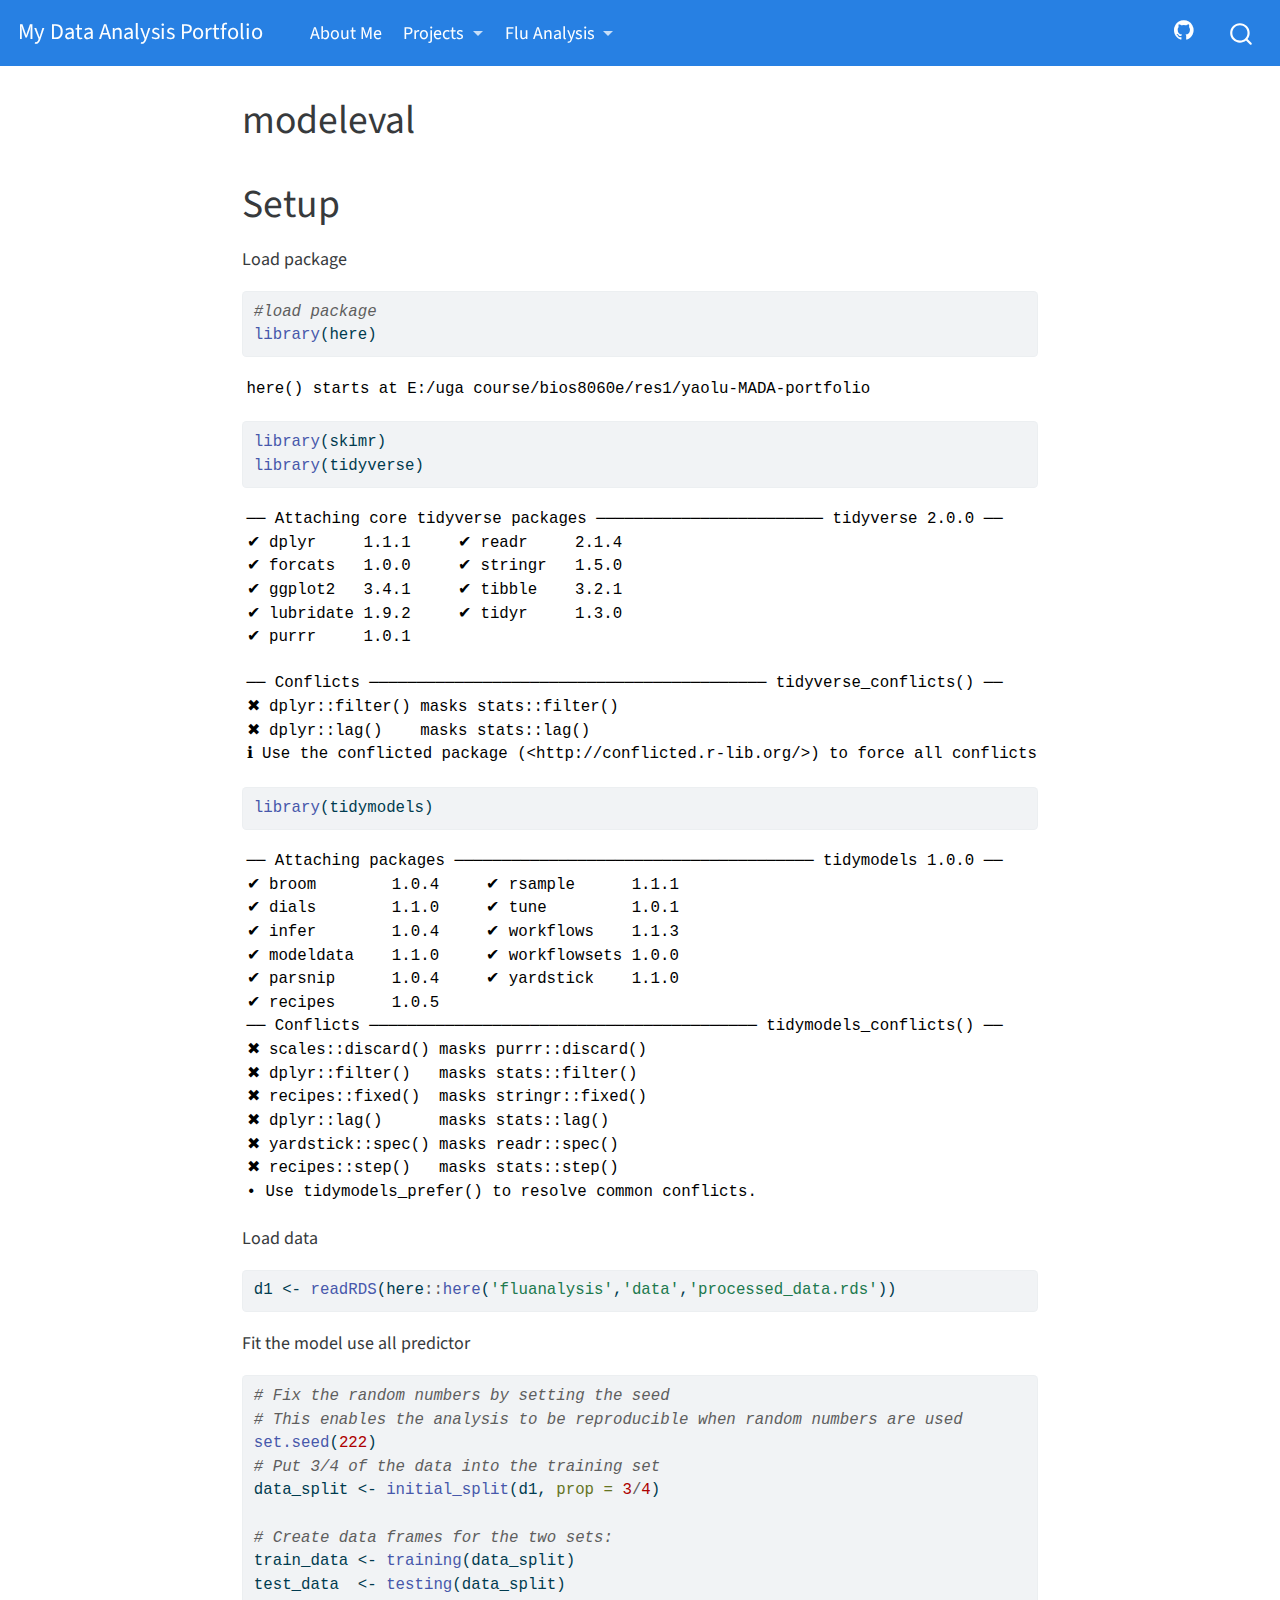
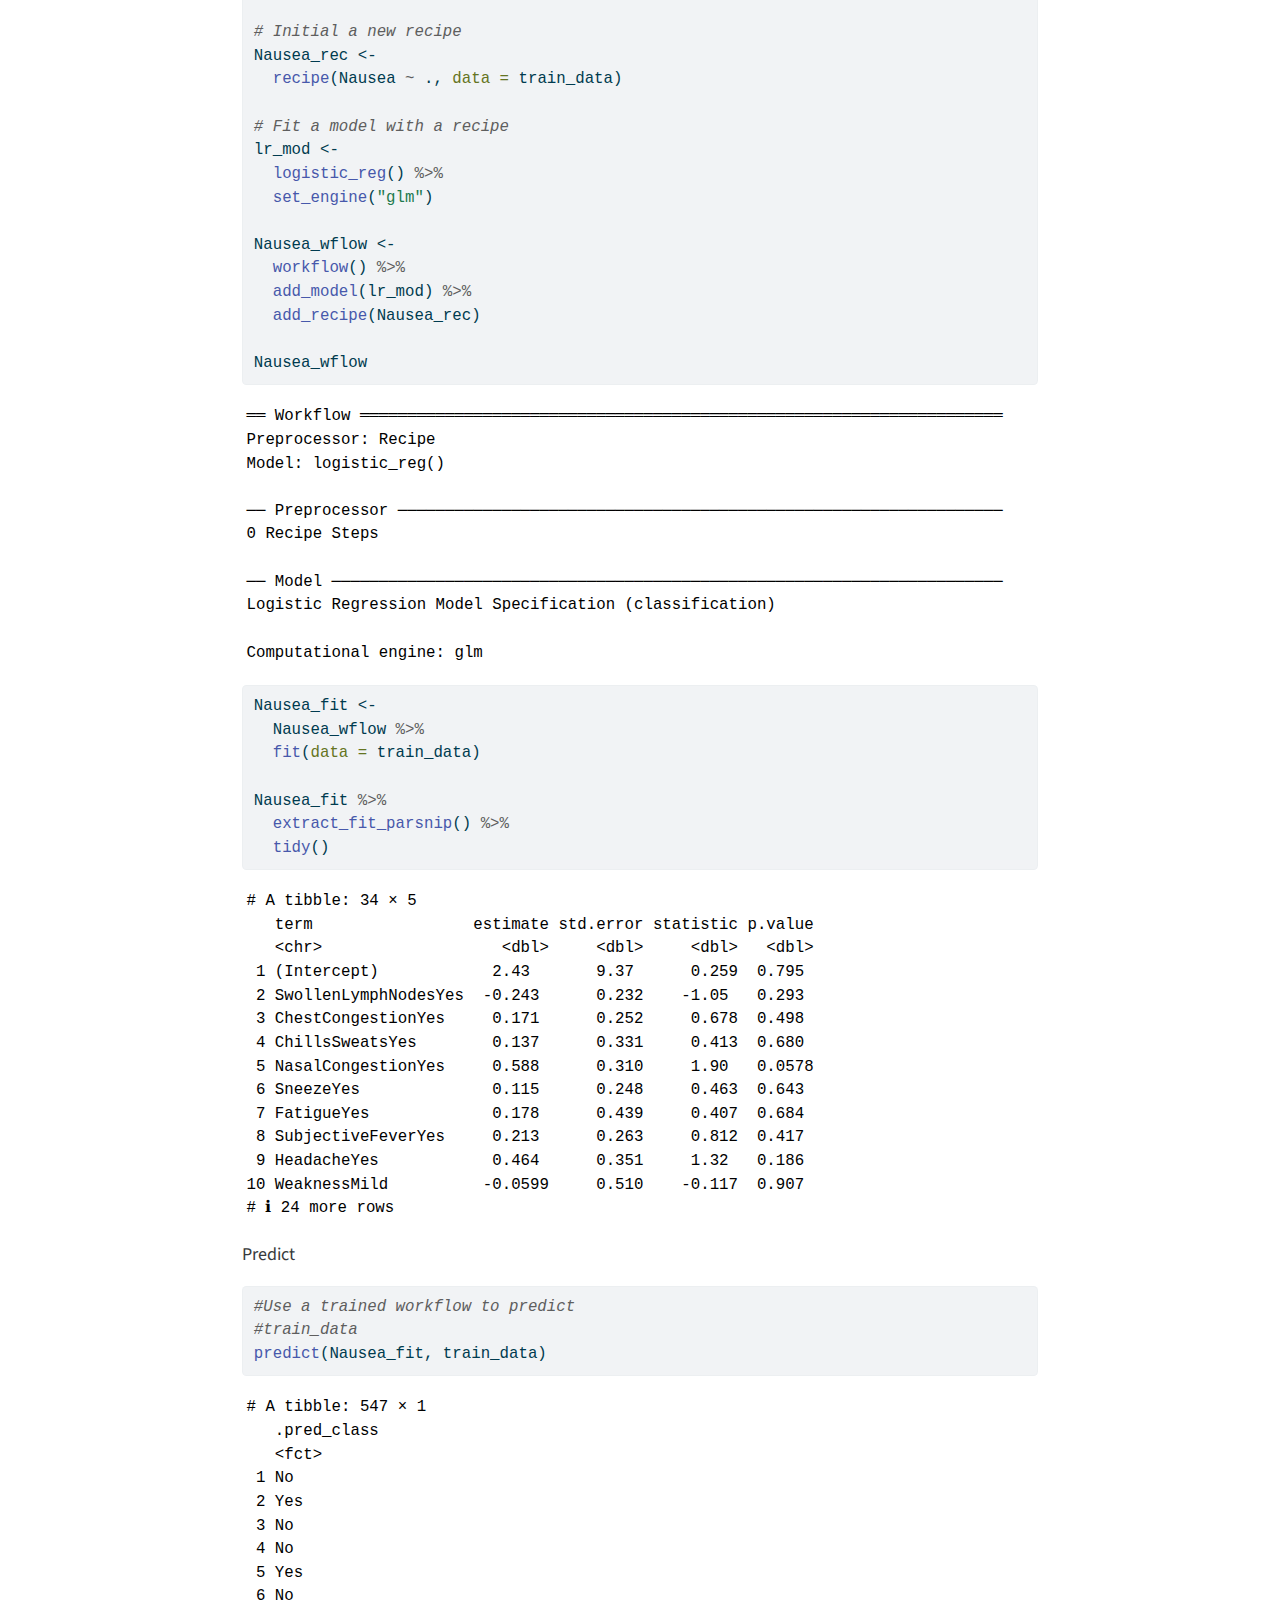
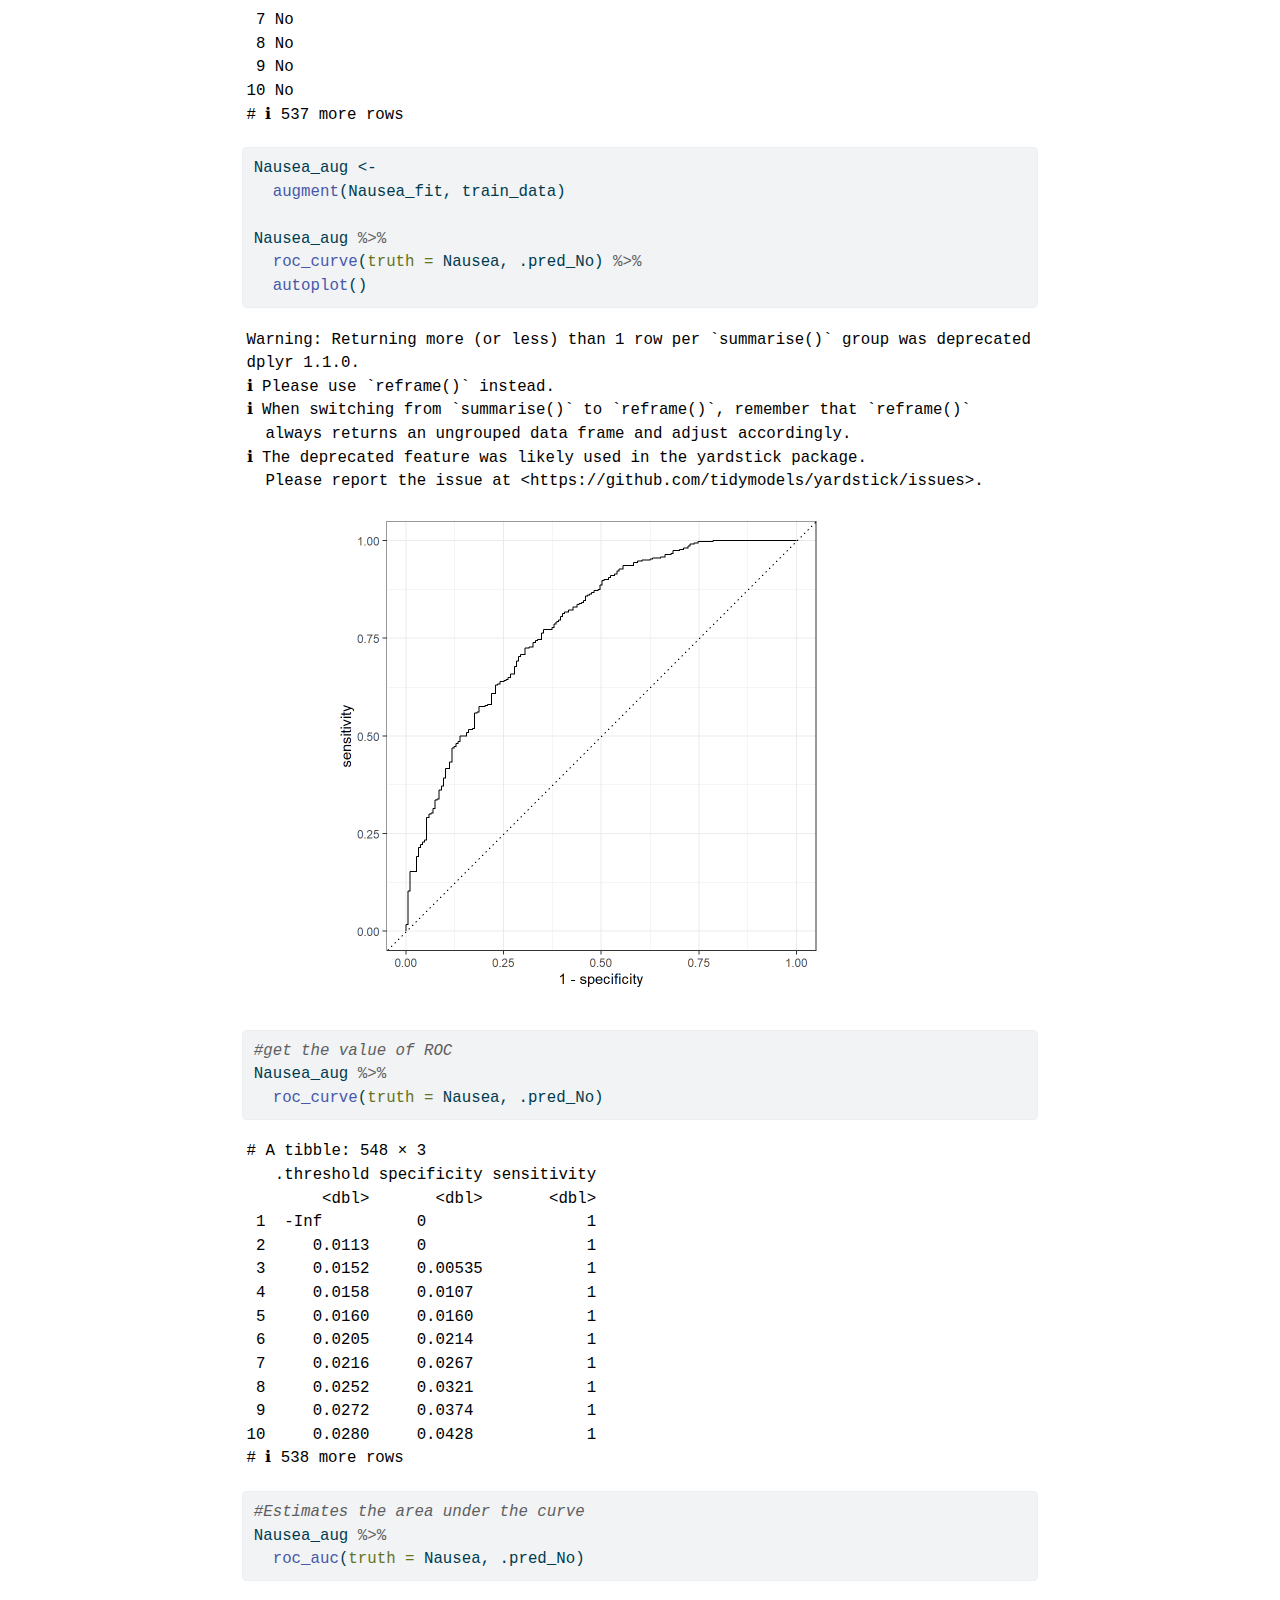
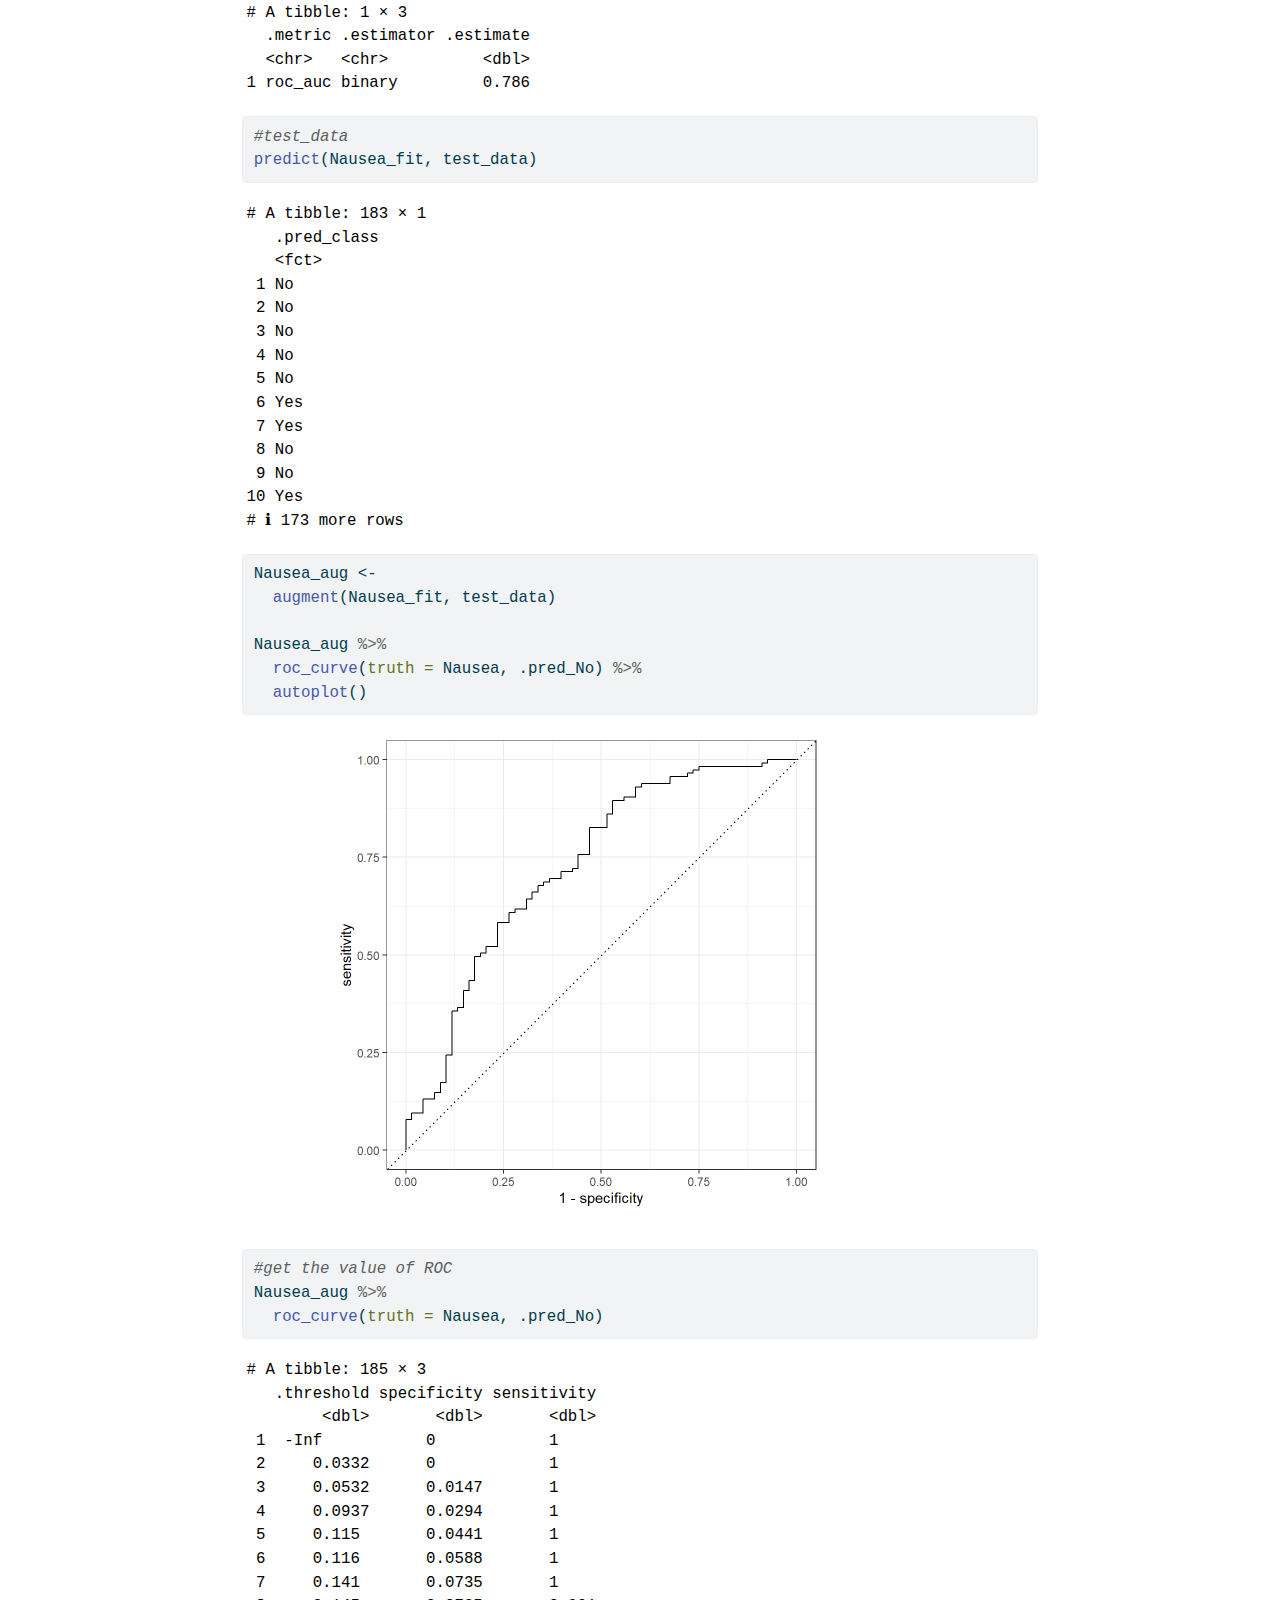
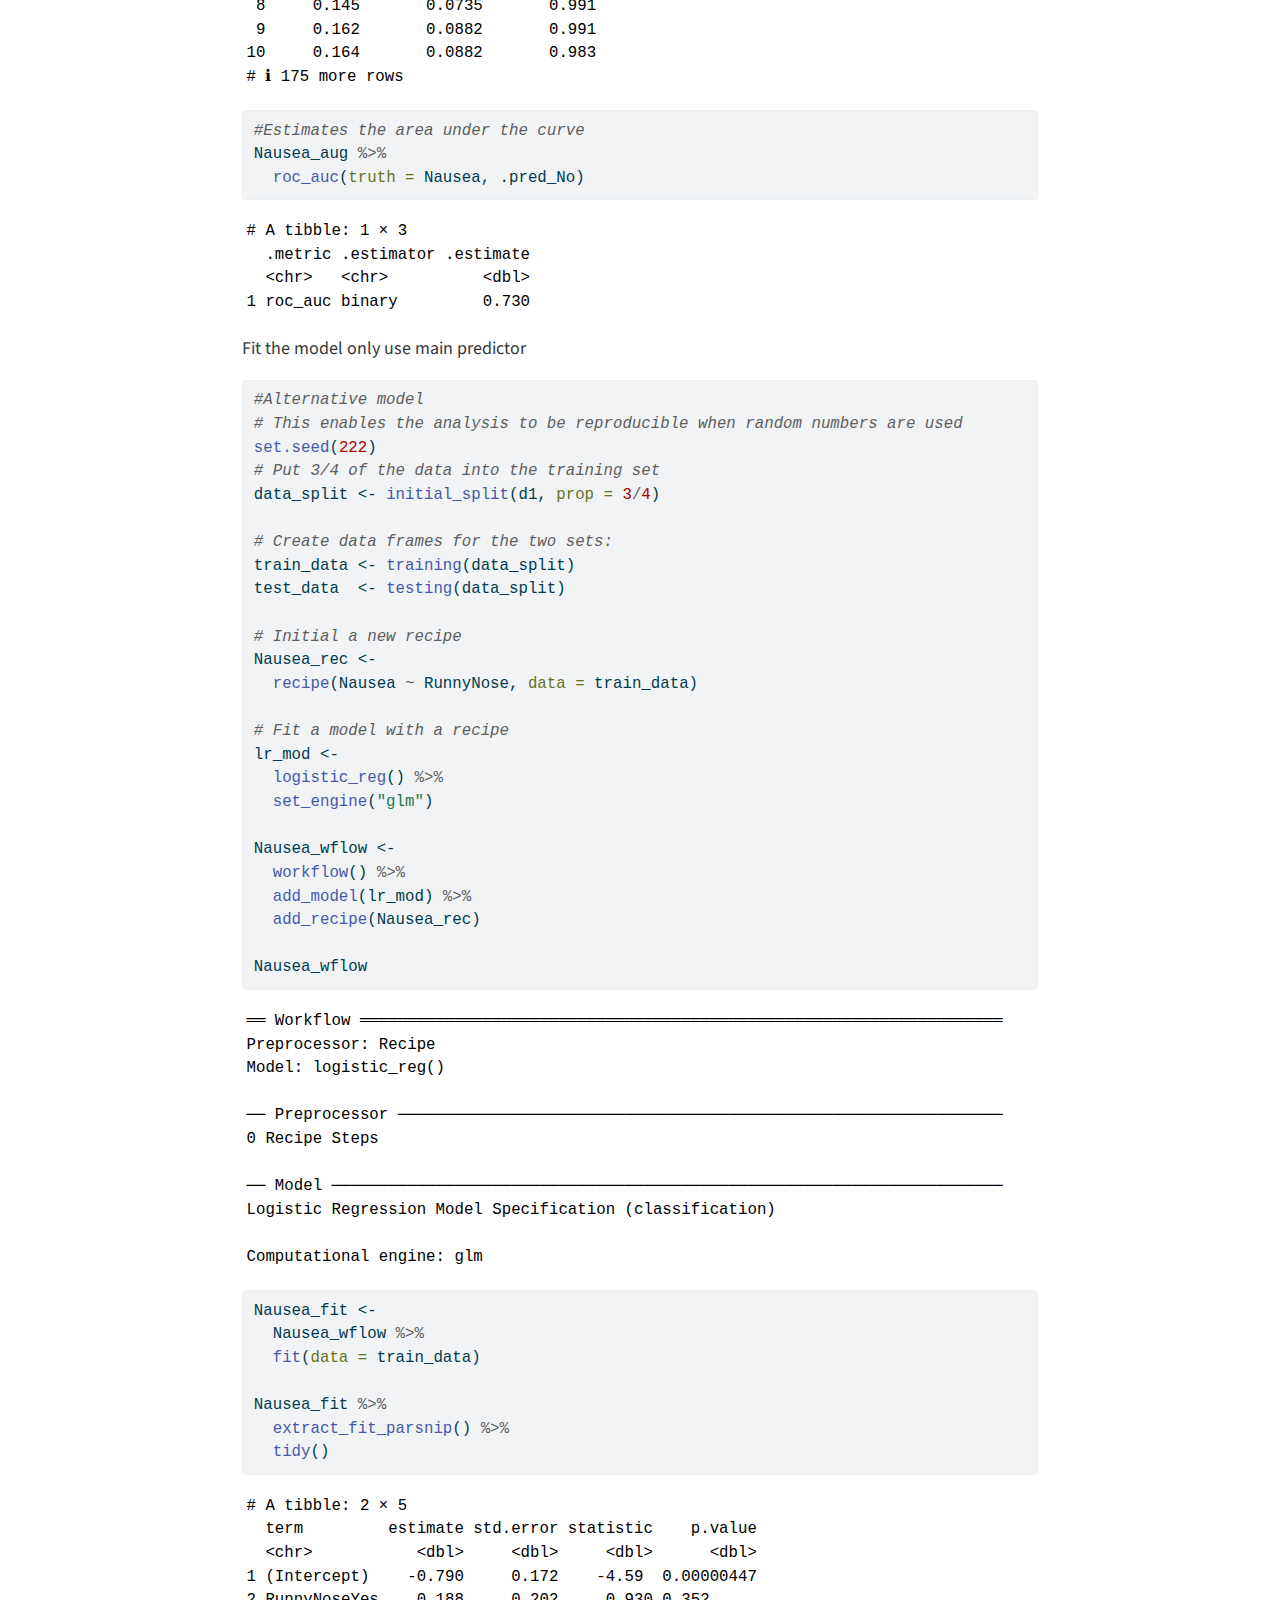
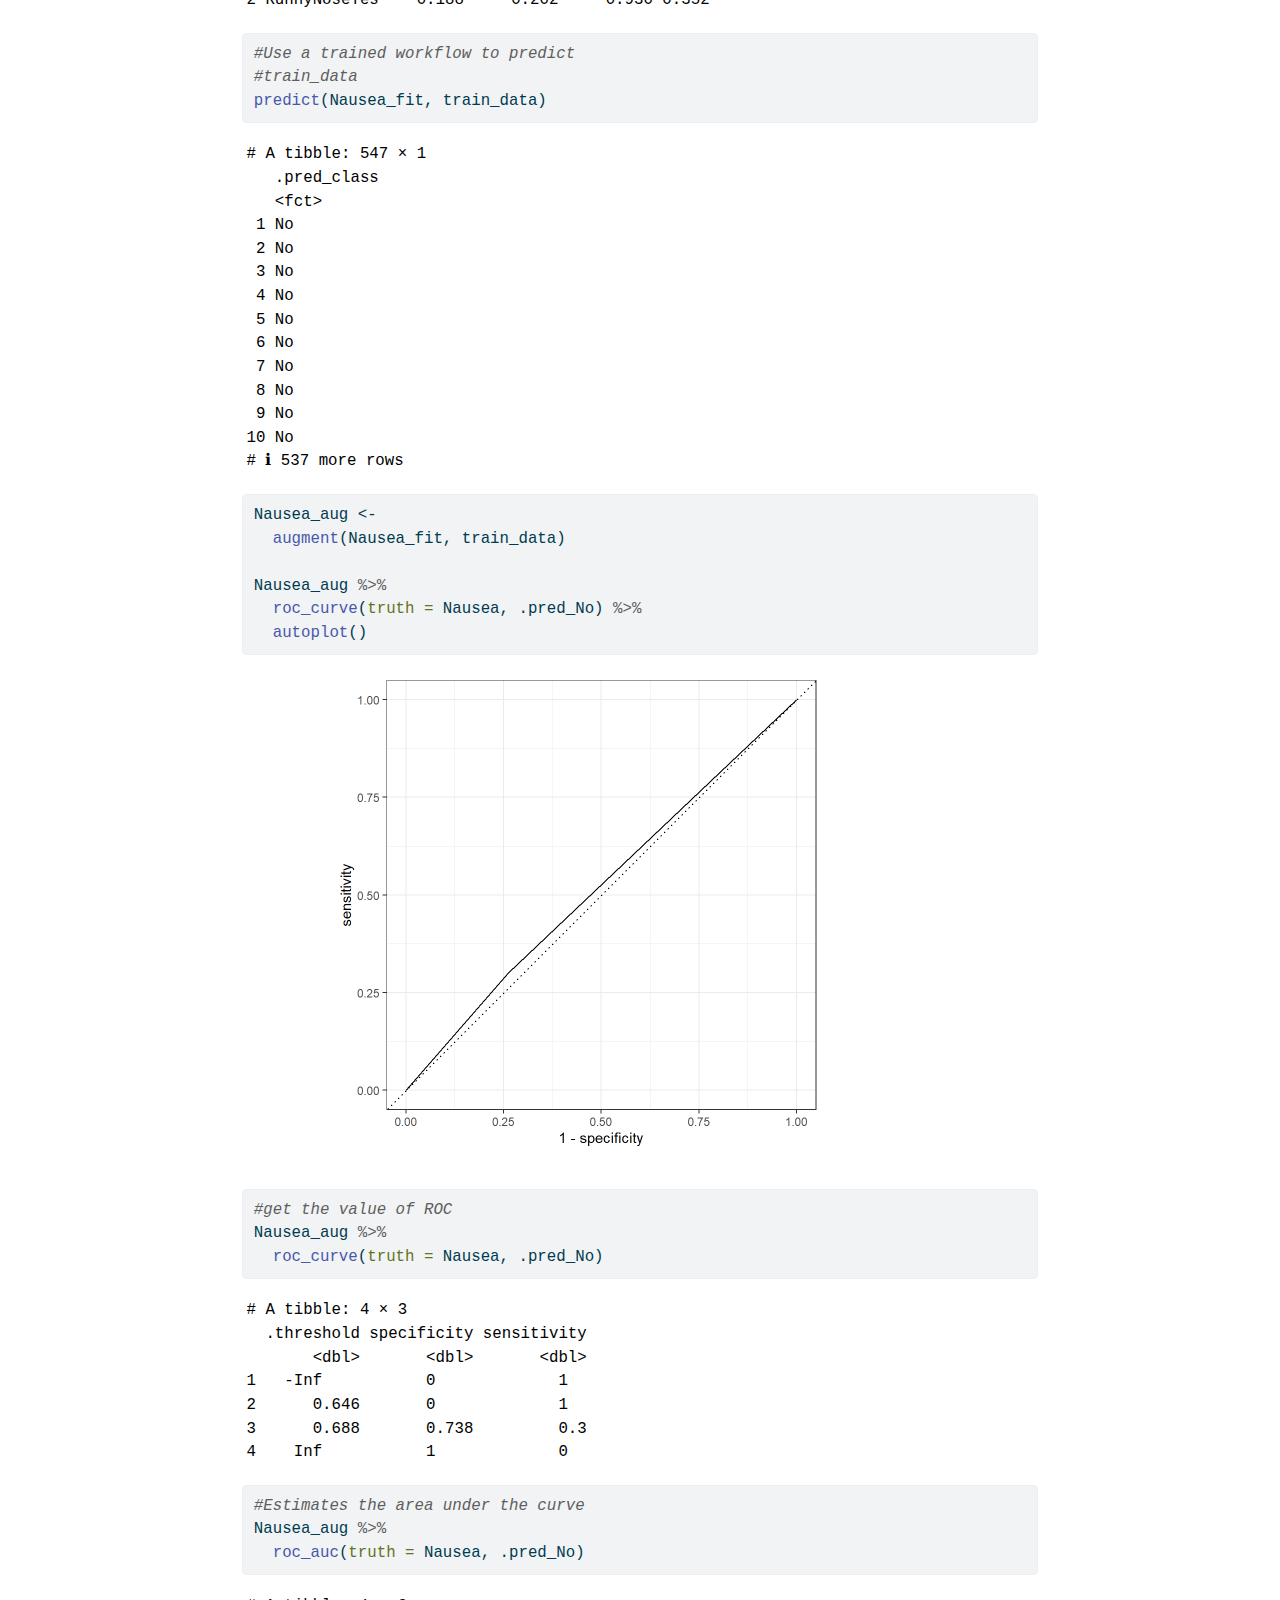
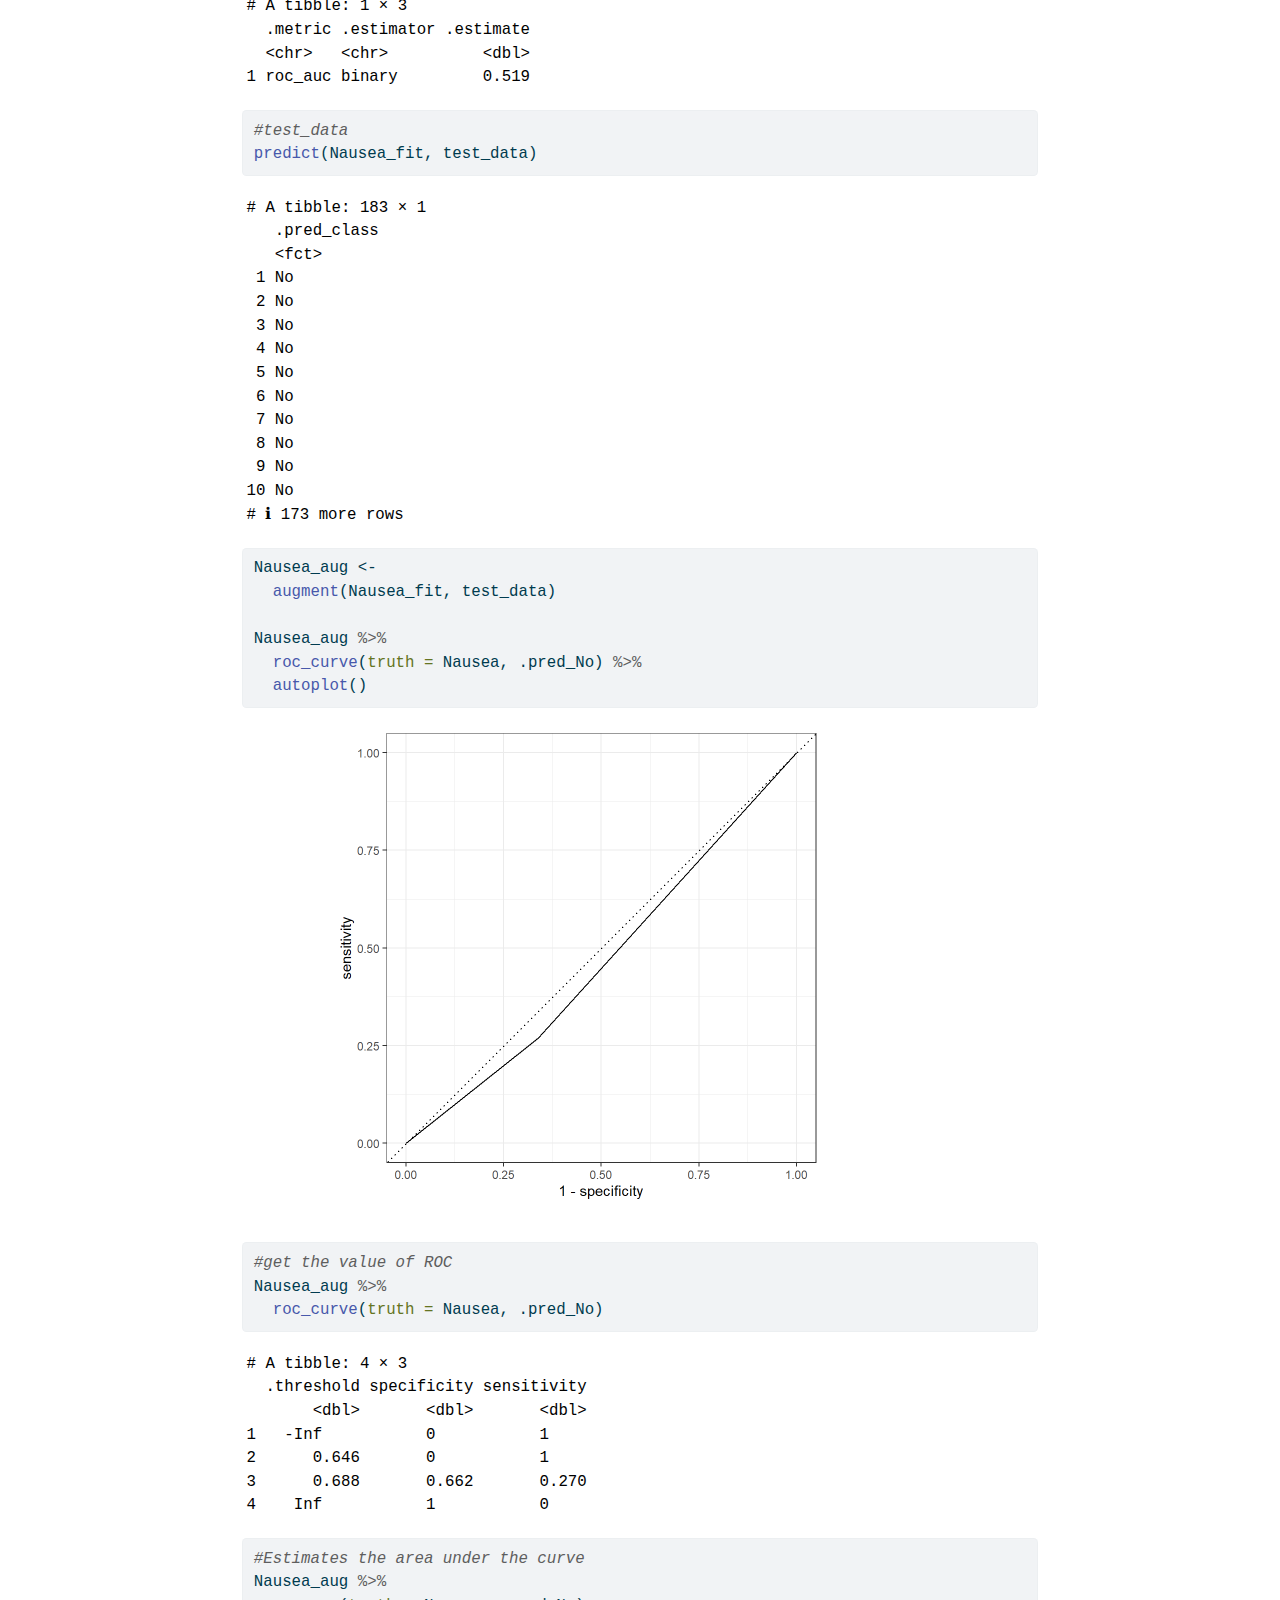
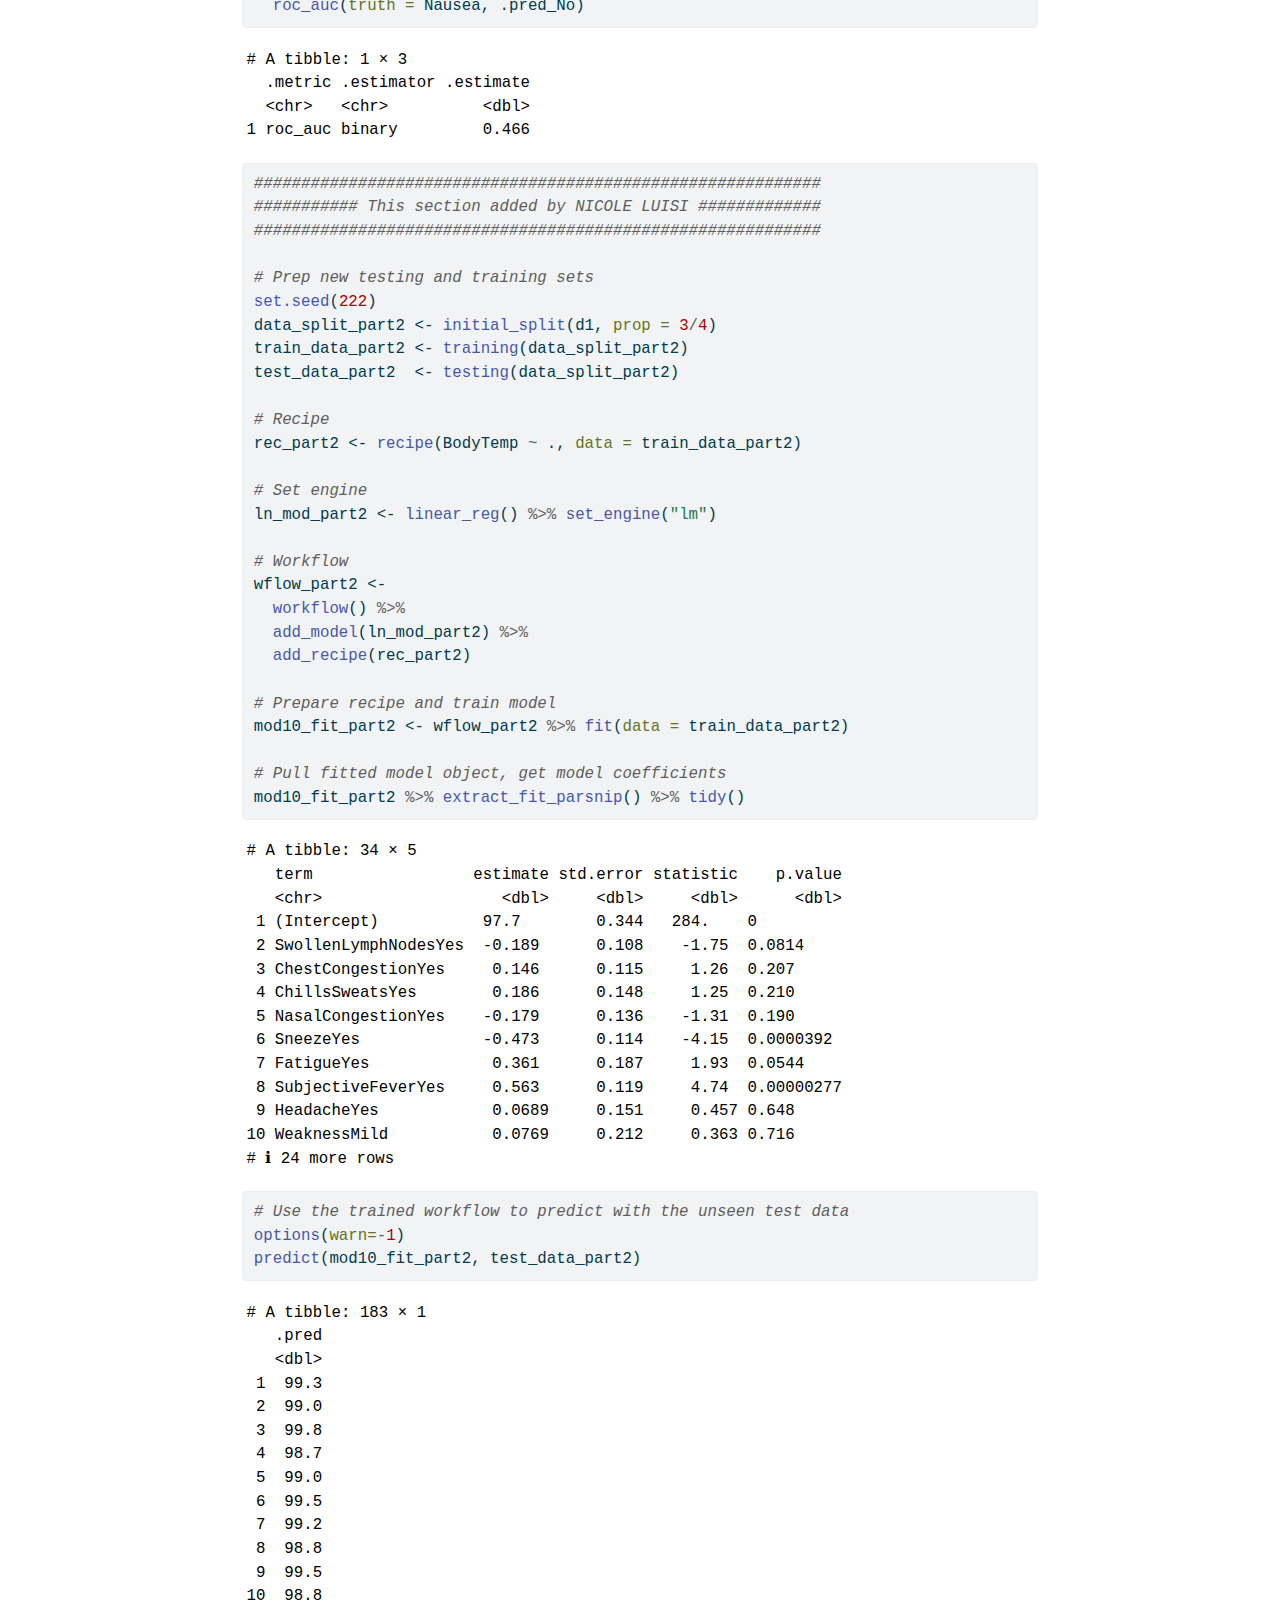
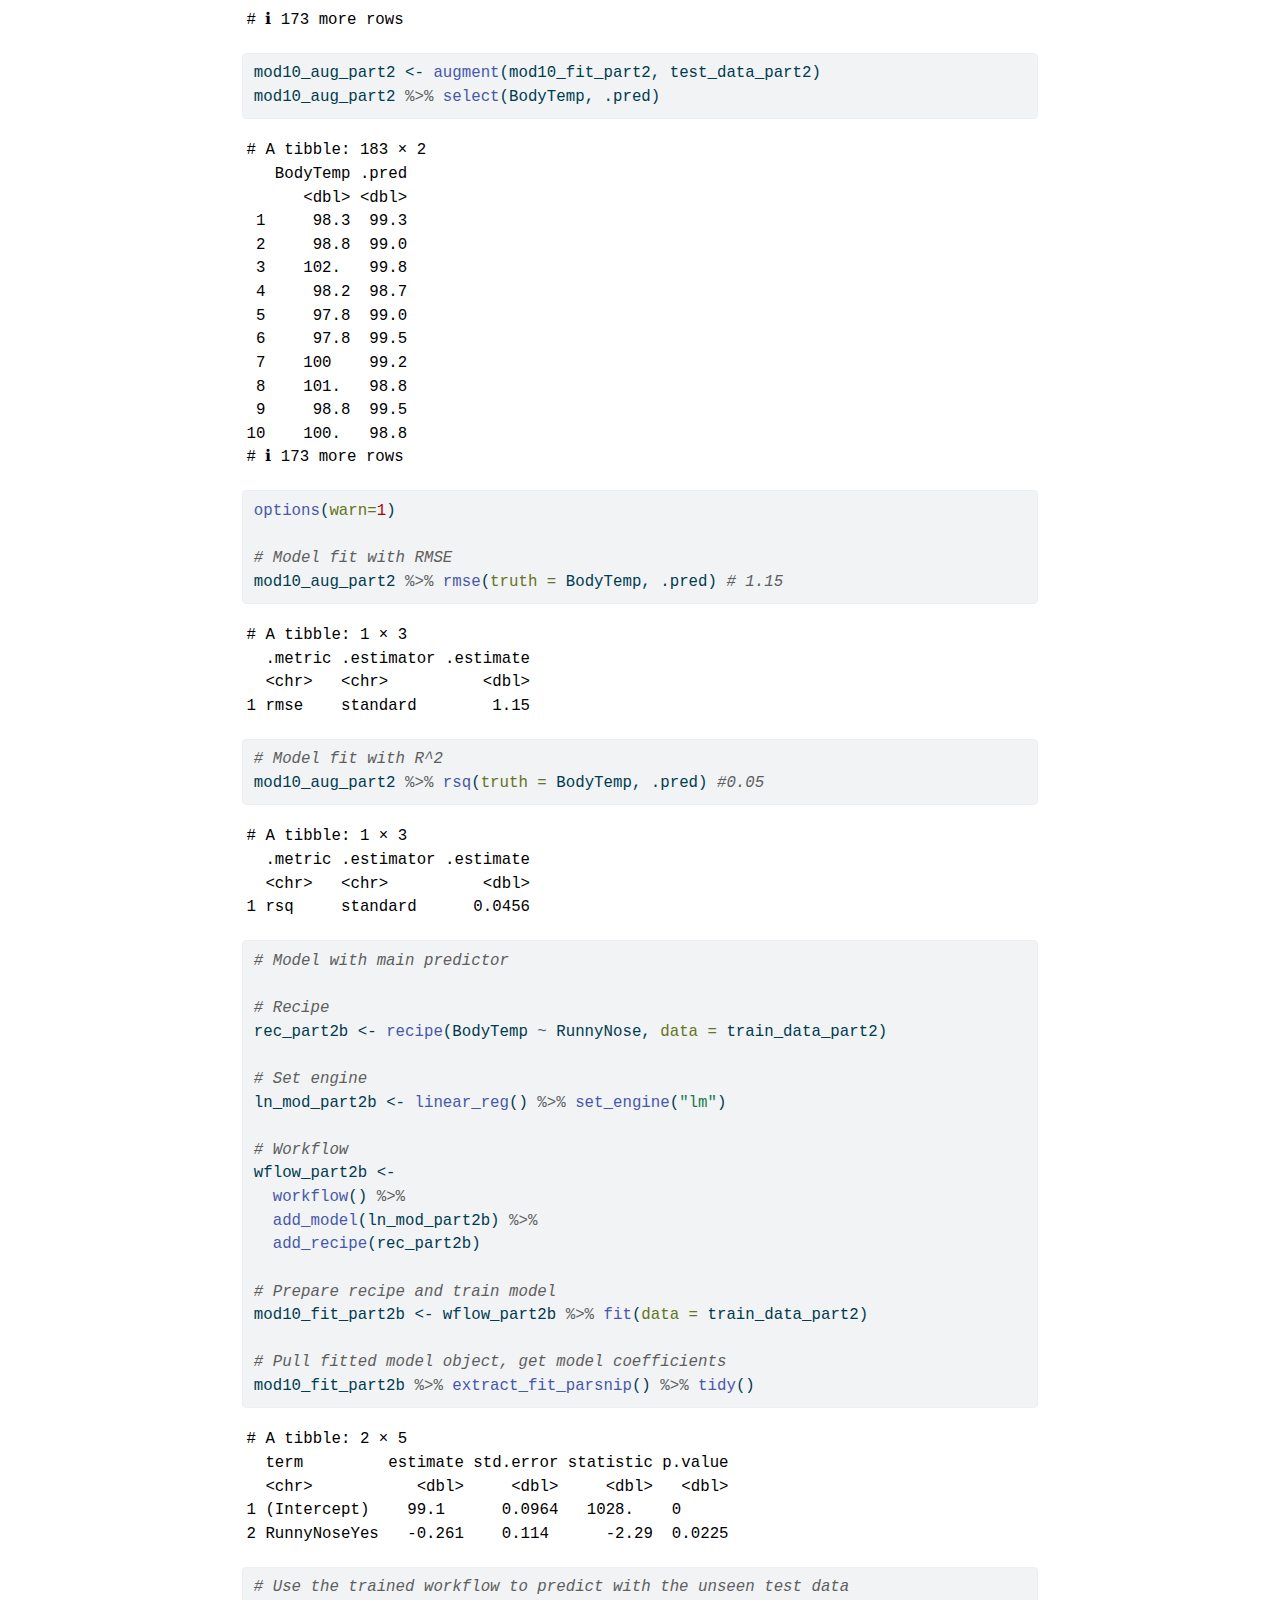
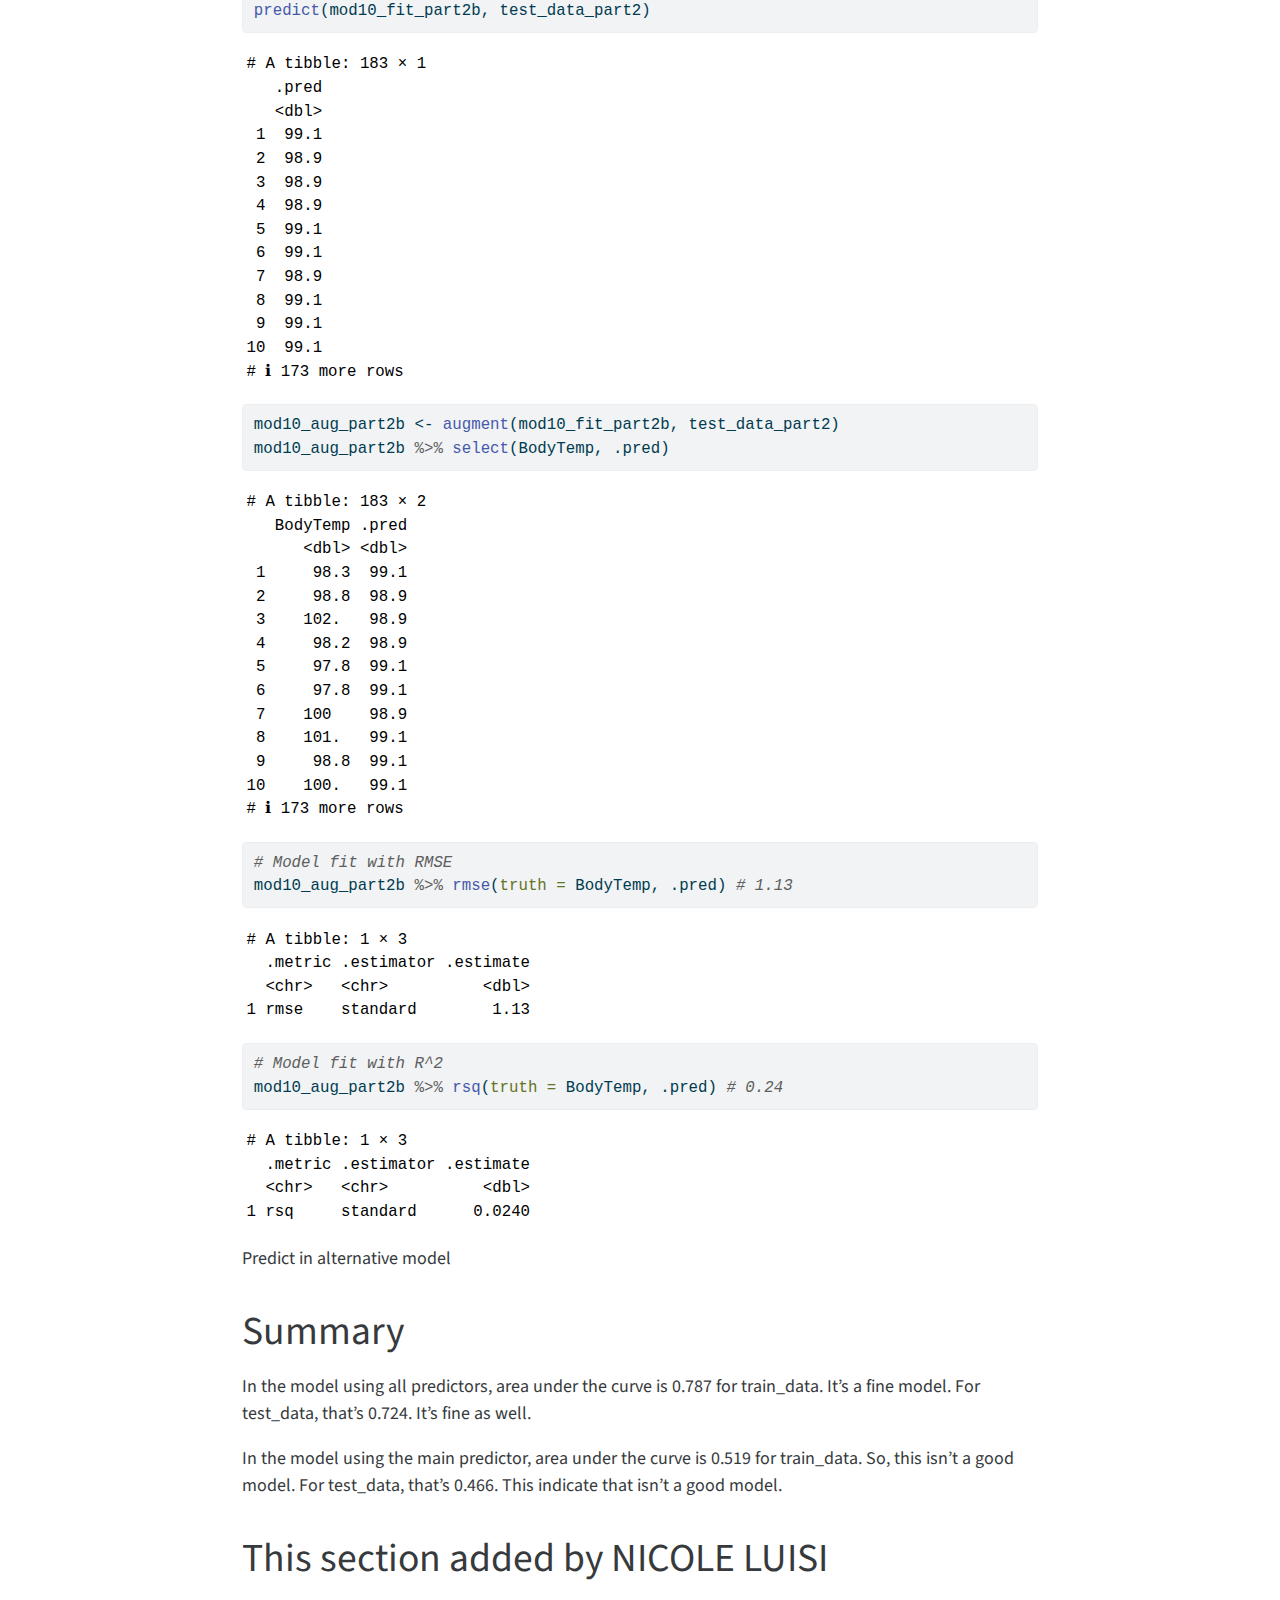
<file: docs/fluanalysis/code/modeleval.html>
<!DOCTYPE html>
<html xmlns="http://www.w3.org/1999/xhtml" lang="en" xml:lang="en"><head>

<meta charset="utf-8">
<meta name="generator" content="quarto-1.2.313">

<meta name="viewport" content="width=device-width, initial-scale=1.0, user-scalable=yes">


<title>My Data Analysis Portfolio - modeleval</title>
<style>
code{white-space: pre-wrap;}
span.smallcaps{font-variant: small-caps;}
div.columns{display: flex; gap: min(4vw, 1.5em);}
div.column{flex: auto; overflow-x: auto;}
div.hanging-indent{margin-left: 1.5em; text-indent: -1.5em;}
ul.task-list{list-style: none;}
ul.task-list li input[type="checkbox"] {
  width: 0.8em;
  margin: 0 0.8em 0.2em -1.6em;
  vertical-align: middle;
}
pre > code.sourceCode { white-space: pre; position: relative; }
pre > code.sourceCode > span { display: inline-block; line-height: 1.25; }
pre > code.sourceCode > span:empty { height: 1.2em; }
.sourceCode { overflow: visible; }
code.sourceCode > span { color: inherit; text-decoration: inherit; }
div.sourceCode { margin: 1em 0; }
pre.sourceCode { margin: 0; }
@media screen {
div.sourceCode { overflow: auto; }
}
@media print {
pre > code.sourceCode { white-space: pre-wrap; }
pre > code.sourceCode > span { text-indent: -5em; padding-left: 5em; }
}
pre.numberSource code
  { counter-reset: source-line 0; }
pre.numberSource code > span
  { position: relative; left: -4em; counter-increment: source-line; }
pre.numberSource code > span > a:first-child::before
  { content: counter(source-line);
    position: relative; left: -1em; text-align: right; vertical-align: baseline;
    border: none; display: inline-block;
    -webkit-touch-callout: none; -webkit-user-select: none;
    -khtml-user-select: none; -moz-user-select: none;
    -ms-user-select: none; user-select: none;
    padding: 0 4px; width: 4em;
    color: #aaaaaa;
  }
pre.numberSource { margin-left: 3em; border-left: 1px solid #aaaaaa;  padding-left: 4px; }
div.sourceCode
  {   }
@media screen {
pre > code.sourceCode > span > a:first-child::before { text-decoration: underline; }
}
code span.al { color: #ff0000; font-weight: bold; } /* Alert */
code span.an { color: #60a0b0; font-weight: bold; font-style: italic; } /* Annotation */
code span.at { color: #7d9029; } /* Attribute */
code span.bn { color: #40a070; } /* BaseN */
code span.bu { color: #008000; } /* BuiltIn */
code span.cf { color: #007020; font-weight: bold; } /* ControlFlow */
code span.ch { color: #4070a0; } /* Char */
code span.cn { color: #880000; } /* Constant */
code span.co { color: #60a0b0; font-style: italic; } /* Comment */
code span.cv { color: #60a0b0; font-weight: bold; font-style: italic; } /* CommentVar */
code span.do { color: #ba2121; font-style: italic; } /* Documentation */
code span.dt { color: #902000; } /* DataType */
code span.dv { color: #40a070; } /* DecVal */
code span.er { color: #ff0000; font-weight: bold; } /* Error */
code span.ex { } /* Extension */
code span.fl { color: #40a070; } /* Float */
code span.fu { color: #06287e; } /* Function */
code span.im { color: #008000; font-weight: bold; } /* Import */
code span.in { color: #60a0b0; font-weight: bold; font-style: italic; } /* Information */
code span.kw { color: #007020; font-weight: bold; } /* Keyword */
code span.op { color: #666666; } /* Operator */
code span.ot { color: #007020; } /* Other */
code span.pp { color: #bc7a00; } /* Preprocessor */
code span.sc { color: #4070a0; } /* SpecialChar */
code span.ss { color: #bb6688; } /* SpecialString */
code span.st { color: #4070a0; } /* String */
code span.va { color: #19177c; } /* Variable */
code span.vs { color: #4070a0; } /* VerbatimString */
code span.wa { color: #60a0b0; font-weight: bold; font-style: italic; } /* Warning */
</style>


<script src="../../site_libs/quarto-nav/quarto-nav.js"></script>
<script src="../../site_libs/quarto-nav/headroom.min.js"></script>
<script src="../../site_libs/clipboard/clipboard.min.js"></script>
<script src="../../site_libs/quarto-search/autocomplete.umd.js"></script>
<script src="../../site_libs/quarto-search/fuse.min.js"></script>
<script src="../../site_libs/quarto-search/quarto-search.js"></script>
<meta name="quarto:offset" content="../../">
<script src="../../site_libs/quarto-html/quarto.js"></script>
<script src="../../site_libs/quarto-html/popper.min.js"></script>
<script src="../../site_libs/quarto-html/tippy.umd.min.js"></script>
<script src="../../site_libs/quarto-html/anchor.min.js"></script>
<link href="../../site_libs/quarto-html/tippy.css" rel="stylesheet">
<link href="../../site_libs/quarto-html/quarto-syntax-highlighting.css" rel="stylesheet" id="quarto-text-highlighting-styles">
<script src="../../site_libs/bootstrap/bootstrap.min.js"></script>
<link href="../../site_libs/bootstrap/bootstrap-icons.css" rel="stylesheet">
<link href="../../site_libs/bootstrap/bootstrap.min.css" rel="stylesheet" id="quarto-bootstrap" data-mode="light">
<script id="quarto-search-options" type="application/json">{
  "location": "navbar",
  "copy-button": false,
  "collapse-after": 3,
  "panel-placement": "end",
  "type": "overlay",
  "limit": 20,
  "language": {
    "search-no-results-text": "No results",
    "search-matching-documents-text": "matching documents",
    "search-copy-link-title": "Copy link to search",
    "search-hide-matches-text": "Hide additional matches",
    "search-more-match-text": "more match in this document",
    "search-more-matches-text": "more matches in this document",
    "search-clear-button-title": "Clear",
    "search-detached-cancel-button-title": "Cancel",
    "search-submit-button-title": "Submit"
  }
}</script>


<link rel="stylesheet" href="../../styles.css">
</head>

<body class="nav-fixed fullcontent">

<div id="quarto-search-results"></div>
  <header id="quarto-header" class="headroom fixed-top">
    <nav class="navbar navbar-expand-lg navbar-dark ">
      <div class="navbar-container container-fluid">
      <div class="navbar-brand-container">
    <a class="navbar-brand" href="../../index.html">
    <span class="navbar-title">My Data Analysis Portfolio</span>
    </a>
  </div>
          <button class="navbar-toggler" type="button" data-bs-toggle="collapse" data-bs-target="#navbarCollapse" aria-controls="navbarCollapse" aria-expanded="false" aria-label="Toggle navigation" onclick="if (window.quartoToggleHeadroom) { window.quartoToggleHeadroom(); }">
  <span class="navbar-toggler-icon"></span>
</button>
          <div class="collapse navbar-collapse" id="navbarCollapse">
            <ul class="navbar-nav navbar-nav-scroll me-auto">
  <li class="nav-item">
    <a class="nav-link" href="../.././aboutme.html">
 <span class="menu-text">About Me</span></a>
  </li>  
  <li class="nav-item dropdown ">
    <a class="nav-link dropdown-toggle" href="#" id="nav-menu-projects" role="button" data-bs-toggle="dropdown" aria-expanded="false">
 <span class="menu-text">Projects</span>
    </a>
    <ul class="dropdown-menu" aria-labelledby="nav-menu-projects">    
        <li>
    <a class="dropdown-item" href="../.././coding_exercise.html">
 <span class="dropdown-text">R Coding Exercise</span></a>
  </li>  
        <li>
    <a class="dropdown-item" href="../.././visualization_exercise.html">
 <span class="dropdown-text">Visualization Exercise</span></a>
  </li>  
        <li>
    <a class="dropdown-item" href="../.././tidytuesday_exercise.html">
 <span class="dropdown-text">Tidy Tuesday Exercise</span></a>
  </li>  
        <li>
    <a class="dropdown-item" href="../.././dataanalysis_exercise.html">
 <span class="dropdown-text">Data Analysis Exercise</span></a>
  </li>  
    </ul>
  </li>
  <li class="nav-item dropdown ">
    <a class="nav-link dropdown-toggle" href="#" id="nav-menu-flu-analysis" role="button" data-bs-toggle="dropdown" aria-expanded="false">
 <span class="menu-text">Flu Analysis</span>
    </a>
    <ul class="dropdown-menu" aria-labelledby="nav-menu-flu-analysis">    
        <li>
    <a class="dropdown-item" href="../.././fluanalysis/code/exploration.html">
 <span class="dropdown-text">Exploration</span></a>
  </li>  
        <li>
    <a class="dropdown-item" href="../.././fluanalysis/code/wrangling.html">
 <span class="dropdown-text">Wrangling</span></a>
  </li>  
        <li>
    <a class="dropdown-item" href="../.././fluanalysis/code/fitting.html">
 <span class="dropdown-text">Fitting</span></a>
  </li>  
        <li>
    <a class="dropdown-item" href="../.././fluanalysis/code/modeleval.html">
 <span class="dropdown-text">Model Evaluation</span></a>
  </li>  
        <li>
    <a class="dropdown-item" href="../.././fluanalysis/code/machinelearning.html">
 <span class="dropdown-text">Machine Learning</span></a>
  </li>  
    </ul>
  </li>
</ul>
            <ul class="navbar-nav navbar-nav-scroll ms-auto">
  <li class="nav-item compact">
    <a class="nav-link" href="../../URL-TO-THIS-REPOSITORY-HERE"><i class="bi bi-github" role="img">
</i> 
 <span class="menu-text"></span></a>
  </li>  
</ul>
              <div id="quarto-search" class="" title="Search"></div>
          </div> <!-- /navcollapse -->
      </div> <!-- /container-fluid -->
    </nav>
</header>
<!-- content -->
<div id="quarto-content" class="quarto-container page-columns page-rows-contents page-layout-article page-navbar">
<!-- sidebar -->
<!-- margin-sidebar -->
    
<!-- main -->
<main class="content" id="quarto-document-content">

<header id="title-block-header" class="quarto-title-block default">
<div class="quarto-title">
<h1 class="title">modeleval</h1>
</div>



<div class="quarto-title-meta">

    
  
    
  </div>
  

</header>

<section id="setup" class="level1">
<h1>Setup</h1>
<p>Load package</p>
<div class="cell">
<div class="sourceCode cell-code" id="cb1"><pre class="sourceCode r code-with-copy"><code class="sourceCode r"><span id="cb1-1"><a href="#cb1-1" aria-hidden="true" tabindex="-1"></a><span class="co">#load package</span></span>
<span id="cb1-2"><a href="#cb1-2" aria-hidden="true" tabindex="-1"></a><span class="fu">library</span>(here)</span></code><button title="Copy to Clipboard" class="code-copy-button"><i class="bi"></i></button></pre></div>
<div class="cell-output cell-output-stderr">
<pre><code>here() starts at E:/uga course/bios8060e/res1/yaolu-MADA-portfolio</code></pre>
</div>
<div class="sourceCode cell-code" id="cb3"><pre class="sourceCode r code-with-copy"><code class="sourceCode r"><span id="cb3-1"><a href="#cb3-1" aria-hidden="true" tabindex="-1"></a><span class="fu">library</span>(skimr)</span>
<span id="cb3-2"><a href="#cb3-2" aria-hidden="true" tabindex="-1"></a><span class="fu">library</span>(tidyverse)</span></code><button title="Copy to Clipboard" class="code-copy-button"><i class="bi"></i></button></pre></div>
<div class="cell-output cell-output-stderr">
<pre><code>── Attaching core tidyverse packages ──────────────────────── tidyverse 2.0.0 ──
✔ dplyr     1.1.1     ✔ readr     2.1.4
✔ forcats   1.0.0     ✔ stringr   1.5.0
✔ ggplot2   3.4.1     ✔ tibble    3.2.1
✔ lubridate 1.9.2     ✔ tidyr     1.3.0
✔ purrr     1.0.1     </code></pre>
</div>
<div class="cell-output cell-output-stderr">
<pre><code>── Conflicts ────────────────────────────────────────── tidyverse_conflicts() ──
✖ dplyr::filter() masks stats::filter()
✖ dplyr::lag()    masks stats::lag()
ℹ Use the conflicted package (&lt;http://conflicted.r-lib.org/&gt;) to force all conflicts to become errors</code></pre>
</div>
<div class="sourceCode cell-code" id="cb6"><pre class="sourceCode r code-with-copy"><code class="sourceCode r"><span id="cb6-1"><a href="#cb6-1" aria-hidden="true" tabindex="-1"></a><span class="fu">library</span>(tidymodels) </span></code><button title="Copy to Clipboard" class="code-copy-button"><i class="bi"></i></button></pre></div>
<div class="cell-output cell-output-stderr">
<pre><code>── Attaching packages ────────────────────────────────────── tidymodels 1.0.0 ──
✔ broom        1.0.4     ✔ rsample      1.1.1
✔ dials        1.1.0     ✔ tune         1.0.1
✔ infer        1.0.4     ✔ workflows    1.1.3
✔ modeldata    1.1.0     ✔ workflowsets 1.0.0
✔ parsnip      1.0.4     ✔ yardstick    1.1.0
✔ recipes      1.0.5     
── Conflicts ───────────────────────────────────────── tidymodels_conflicts() ──
✖ scales::discard() masks purrr::discard()
✖ dplyr::filter()   masks stats::filter()
✖ recipes::fixed()  masks stringr::fixed()
✖ dplyr::lag()      masks stats::lag()
✖ yardstick::spec() masks readr::spec()
✖ recipes::step()   masks stats::step()
• Use tidymodels_prefer() to resolve common conflicts.</code></pre>
</div>
</div>
<p>Load data</p>
<div class="cell">
<div class="sourceCode cell-code" id="cb8"><pre class="sourceCode r code-with-copy"><code class="sourceCode r"><span id="cb8-1"><a href="#cb8-1" aria-hidden="true" tabindex="-1"></a>d1 <span class="ot">&lt;-</span> <span class="fu">readRDS</span>(here<span class="sc">::</span><span class="fu">here</span>(<span class="st">'fluanalysis'</span>,<span class="st">'data'</span>,<span class="st">'processed_data.rds'</span>))</span></code><button title="Copy to Clipboard" class="code-copy-button"><i class="bi"></i></button></pre></div>
</div>
<p>Fit the model use all predictor</p>
<div class="cell">
<div class="sourceCode cell-code" id="cb9"><pre class="sourceCode r code-with-copy"><code class="sourceCode r"><span id="cb9-1"><a href="#cb9-1" aria-hidden="true" tabindex="-1"></a><span class="co"># Fix the random numbers by setting the seed </span></span>
<span id="cb9-2"><a href="#cb9-2" aria-hidden="true" tabindex="-1"></a><span class="co"># This enables the analysis to be reproducible when random numbers are used </span></span>
<span id="cb9-3"><a href="#cb9-3" aria-hidden="true" tabindex="-1"></a><span class="fu">set.seed</span>(<span class="dv">222</span>)</span>
<span id="cb9-4"><a href="#cb9-4" aria-hidden="true" tabindex="-1"></a><span class="co"># Put 3/4 of the data into the training set </span></span>
<span id="cb9-5"><a href="#cb9-5" aria-hidden="true" tabindex="-1"></a>data_split <span class="ot">&lt;-</span> <span class="fu">initial_split</span>(d1, <span class="at">prop =</span> <span class="dv">3</span><span class="sc">/</span><span class="dv">4</span>)</span>
<span id="cb9-6"><a href="#cb9-6" aria-hidden="true" tabindex="-1"></a></span>
<span id="cb9-7"><a href="#cb9-7" aria-hidden="true" tabindex="-1"></a><span class="co"># Create data frames for the two sets:</span></span>
<span id="cb9-8"><a href="#cb9-8" aria-hidden="true" tabindex="-1"></a>train_data <span class="ot">&lt;-</span> <span class="fu">training</span>(data_split)</span>
<span id="cb9-9"><a href="#cb9-9" aria-hidden="true" tabindex="-1"></a>test_data  <span class="ot">&lt;-</span> <span class="fu">testing</span>(data_split)</span>
<span id="cb9-10"><a href="#cb9-10" aria-hidden="true" tabindex="-1"></a></span>
<span id="cb9-11"><a href="#cb9-11" aria-hidden="true" tabindex="-1"></a><span class="co"># Initial a new recipe</span></span>
<span id="cb9-12"><a href="#cb9-12" aria-hidden="true" tabindex="-1"></a>Nausea_rec <span class="ot">&lt;-</span> </span>
<span id="cb9-13"><a href="#cb9-13" aria-hidden="true" tabindex="-1"></a>  <span class="fu">recipe</span>(Nausea <span class="sc">~</span> ., <span class="at">data =</span> train_data) </span>
<span id="cb9-14"><a href="#cb9-14" aria-hidden="true" tabindex="-1"></a></span>
<span id="cb9-15"><a href="#cb9-15" aria-hidden="true" tabindex="-1"></a><span class="co"># Fit a model with a recipe</span></span>
<span id="cb9-16"><a href="#cb9-16" aria-hidden="true" tabindex="-1"></a>lr_mod <span class="ot">&lt;-</span> </span>
<span id="cb9-17"><a href="#cb9-17" aria-hidden="true" tabindex="-1"></a>  <span class="fu">logistic_reg</span>() <span class="sc">%&gt;%</span> </span>
<span id="cb9-18"><a href="#cb9-18" aria-hidden="true" tabindex="-1"></a>  <span class="fu">set_engine</span>(<span class="st">"glm"</span>)</span>
<span id="cb9-19"><a href="#cb9-19" aria-hidden="true" tabindex="-1"></a></span>
<span id="cb9-20"><a href="#cb9-20" aria-hidden="true" tabindex="-1"></a>Nausea_wflow <span class="ot">&lt;-</span> </span>
<span id="cb9-21"><a href="#cb9-21" aria-hidden="true" tabindex="-1"></a>  <span class="fu">workflow</span>() <span class="sc">%&gt;%</span> </span>
<span id="cb9-22"><a href="#cb9-22" aria-hidden="true" tabindex="-1"></a>  <span class="fu">add_model</span>(lr_mod) <span class="sc">%&gt;%</span> </span>
<span id="cb9-23"><a href="#cb9-23" aria-hidden="true" tabindex="-1"></a>  <span class="fu">add_recipe</span>(Nausea_rec)</span>
<span id="cb9-24"><a href="#cb9-24" aria-hidden="true" tabindex="-1"></a></span>
<span id="cb9-25"><a href="#cb9-25" aria-hidden="true" tabindex="-1"></a>Nausea_wflow</span></code><button title="Copy to Clipboard" class="code-copy-button"><i class="bi"></i></button></pre></div>
<div class="cell-output cell-output-stdout">
<pre><code>══ Workflow ════════════════════════════════════════════════════════════════════
Preprocessor: Recipe
Model: logistic_reg()

── Preprocessor ────────────────────────────────────────────────────────────────
0 Recipe Steps

── Model ───────────────────────────────────────────────────────────────────────
Logistic Regression Model Specification (classification)

Computational engine: glm </code></pre>
</div>
<div class="sourceCode cell-code" id="cb11"><pre class="sourceCode r code-with-copy"><code class="sourceCode r"><span id="cb11-1"><a href="#cb11-1" aria-hidden="true" tabindex="-1"></a>Nausea_fit <span class="ot">&lt;-</span> </span>
<span id="cb11-2"><a href="#cb11-2" aria-hidden="true" tabindex="-1"></a>  Nausea_wflow <span class="sc">%&gt;%</span> </span>
<span id="cb11-3"><a href="#cb11-3" aria-hidden="true" tabindex="-1"></a>  <span class="fu">fit</span>(<span class="at">data =</span> train_data)</span>
<span id="cb11-4"><a href="#cb11-4" aria-hidden="true" tabindex="-1"></a></span>
<span id="cb11-5"><a href="#cb11-5" aria-hidden="true" tabindex="-1"></a>Nausea_fit <span class="sc">%&gt;%</span> </span>
<span id="cb11-6"><a href="#cb11-6" aria-hidden="true" tabindex="-1"></a>  <span class="fu">extract_fit_parsnip</span>() <span class="sc">%&gt;%</span> </span>
<span id="cb11-7"><a href="#cb11-7" aria-hidden="true" tabindex="-1"></a>  <span class="fu">tidy</span>()</span></code><button title="Copy to Clipboard" class="code-copy-button"><i class="bi"></i></button></pre></div>
<div class="cell-output cell-output-stdout">
<pre><code># A tibble: 34 × 5
   term                 estimate std.error statistic p.value
   &lt;chr&gt;                   &lt;dbl&gt;     &lt;dbl&gt;     &lt;dbl&gt;   &lt;dbl&gt;
 1 (Intercept)            2.43       9.37      0.259  0.795 
 2 SwollenLymphNodesYes  -0.243      0.232    -1.05   0.293 
 3 ChestCongestionYes     0.171      0.252     0.678  0.498 
 4 ChillsSweatsYes        0.137      0.331     0.413  0.680 
 5 NasalCongestionYes     0.588      0.310     1.90   0.0578
 6 SneezeYes              0.115      0.248     0.463  0.643 
 7 FatigueYes             0.178      0.439     0.407  0.684 
 8 SubjectiveFeverYes     0.213      0.263     0.812  0.417 
 9 HeadacheYes            0.464      0.351     1.32   0.186 
10 WeaknessMild          -0.0599     0.510    -0.117  0.907 
# ℹ 24 more rows</code></pre>
</div>
</div>
<p>Predict</p>
<div class="cell">
<div class="sourceCode cell-code" id="cb13"><pre class="sourceCode r code-with-copy"><code class="sourceCode r"><span id="cb13-1"><a href="#cb13-1" aria-hidden="true" tabindex="-1"></a><span class="co">#Use a trained workflow to predict</span></span>
<span id="cb13-2"><a href="#cb13-2" aria-hidden="true" tabindex="-1"></a><span class="co">#train_data</span></span>
<span id="cb13-3"><a href="#cb13-3" aria-hidden="true" tabindex="-1"></a><span class="fu">predict</span>(Nausea_fit, train_data)</span></code><button title="Copy to Clipboard" class="code-copy-button"><i class="bi"></i></button></pre></div>
<div class="cell-output cell-output-stdout">
<pre><code># A tibble: 547 × 1
   .pred_class
   &lt;fct&gt;      
 1 No         
 2 Yes        
 3 No         
 4 No         
 5 Yes        
 6 No         
 7 No         
 8 No         
 9 No         
10 No         
# ℹ 537 more rows</code></pre>
</div>
<div class="sourceCode cell-code" id="cb15"><pre class="sourceCode r code-with-copy"><code class="sourceCode r"><span id="cb15-1"><a href="#cb15-1" aria-hidden="true" tabindex="-1"></a>Nausea_aug <span class="ot">&lt;-</span> </span>
<span id="cb15-2"><a href="#cb15-2" aria-hidden="true" tabindex="-1"></a>  <span class="fu">augment</span>(Nausea_fit, train_data)</span>
<span id="cb15-3"><a href="#cb15-3" aria-hidden="true" tabindex="-1"></a></span>
<span id="cb15-4"><a href="#cb15-4" aria-hidden="true" tabindex="-1"></a>Nausea_aug <span class="sc">%&gt;%</span> </span>
<span id="cb15-5"><a href="#cb15-5" aria-hidden="true" tabindex="-1"></a>  <span class="fu">roc_curve</span>(<span class="at">truth =</span> Nausea, .pred_No) <span class="sc">%&gt;%</span> </span>
<span id="cb15-6"><a href="#cb15-6" aria-hidden="true" tabindex="-1"></a>  <span class="fu">autoplot</span>()</span></code><button title="Copy to Clipboard" class="code-copy-button"><i class="bi"></i></button></pre></div>
<div class="cell-output cell-output-stderr">
<pre><code>Warning: Returning more (or less) than 1 row per `summarise()` group was deprecated in
dplyr 1.1.0.
ℹ Please use `reframe()` instead.
ℹ When switching from `summarise()` to `reframe()`, remember that `reframe()`
  always returns an ungrouped data frame and adjust accordingly.
ℹ The deprecated feature was likely used in the yardstick package.
  Please report the issue at &lt;https://github.com/tidymodels/yardstick/issues&gt;.</code></pre>
</div>
<div class="cell-output-display">
<p><img src="modeleval_files/figure-html/predict-1.png" class="img-fluid" width="672"></p>
</div>
<div class="sourceCode cell-code" id="cb17"><pre class="sourceCode r code-with-copy"><code class="sourceCode r"><span id="cb17-1"><a href="#cb17-1" aria-hidden="true" tabindex="-1"></a><span class="co">#get the value of ROC</span></span>
<span id="cb17-2"><a href="#cb17-2" aria-hidden="true" tabindex="-1"></a>Nausea_aug <span class="sc">%&gt;%</span> </span>
<span id="cb17-3"><a href="#cb17-3" aria-hidden="true" tabindex="-1"></a>  <span class="fu">roc_curve</span>(<span class="at">truth =</span> Nausea, .pred_No)</span></code><button title="Copy to Clipboard" class="code-copy-button"><i class="bi"></i></button></pre></div>
<div class="cell-output cell-output-stdout">
<pre><code># A tibble: 548 × 3
   .threshold specificity sensitivity
        &lt;dbl&gt;       &lt;dbl&gt;       &lt;dbl&gt;
 1  -Inf          0                 1
 2     0.0113     0                 1
 3     0.0152     0.00535           1
 4     0.0158     0.0107            1
 5     0.0160     0.0160            1
 6     0.0205     0.0214            1
 7     0.0216     0.0267            1
 8     0.0252     0.0321            1
 9     0.0272     0.0374            1
10     0.0280     0.0428            1
# ℹ 538 more rows</code></pre>
</div>
<div class="sourceCode cell-code" id="cb19"><pre class="sourceCode r code-with-copy"><code class="sourceCode r"><span id="cb19-1"><a href="#cb19-1" aria-hidden="true" tabindex="-1"></a><span class="co">#Estimates the area under the curve</span></span>
<span id="cb19-2"><a href="#cb19-2" aria-hidden="true" tabindex="-1"></a>Nausea_aug <span class="sc">%&gt;%</span> </span>
<span id="cb19-3"><a href="#cb19-3" aria-hidden="true" tabindex="-1"></a>  <span class="fu">roc_auc</span>(<span class="at">truth =</span> Nausea, .pred_No)</span></code><button title="Copy to Clipboard" class="code-copy-button"><i class="bi"></i></button></pre></div>
<div class="cell-output cell-output-stdout">
<pre><code># A tibble: 1 × 3
  .metric .estimator .estimate
  &lt;chr&gt;   &lt;chr&gt;          &lt;dbl&gt;
1 roc_auc binary         0.786</code></pre>
</div>
<div class="sourceCode cell-code" id="cb21"><pre class="sourceCode r code-with-copy"><code class="sourceCode r"><span id="cb21-1"><a href="#cb21-1" aria-hidden="true" tabindex="-1"></a><span class="co">#test_data</span></span>
<span id="cb21-2"><a href="#cb21-2" aria-hidden="true" tabindex="-1"></a><span class="fu">predict</span>(Nausea_fit, test_data)</span></code><button title="Copy to Clipboard" class="code-copy-button"><i class="bi"></i></button></pre></div>
<div class="cell-output cell-output-stdout">
<pre><code># A tibble: 183 × 1
   .pred_class
   &lt;fct&gt;      
 1 No         
 2 No         
 3 No         
 4 No         
 5 No         
 6 Yes        
 7 Yes        
 8 No         
 9 No         
10 Yes        
# ℹ 173 more rows</code></pre>
</div>
<div class="sourceCode cell-code" id="cb23"><pre class="sourceCode r code-with-copy"><code class="sourceCode r"><span id="cb23-1"><a href="#cb23-1" aria-hidden="true" tabindex="-1"></a>Nausea_aug <span class="ot">&lt;-</span> </span>
<span id="cb23-2"><a href="#cb23-2" aria-hidden="true" tabindex="-1"></a>  <span class="fu">augment</span>(Nausea_fit, test_data)</span>
<span id="cb23-3"><a href="#cb23-3" aria-hidden="true" tabindex="-1"></a></span>
<span id="cb23-4"><a href="#cb23-4" aria-hidden="true" tabindex="-1"></a>Nausea_aug <span class="sc">%&gt;%</span> </span>
<span id="cb23-5"><a href="#cb23-5" aria-hidden="true" tabindex="-1"></a>  <span class="fu">roc_curve</span>(<span class="at">truth =</span> Nausea, .pred_No) <span class="sc">%&gt;%</span> </span>
<span id="cb23-6"><a href="#cb23-6" aria-hidden="true" tabindex="-1"></a>  <span class="fu">autoplot</span>()</span></code><button title="Copy to Clipboard" class="code-copy-button"><i class="bi"></i></button></pre></div>
<div class="cell-output-display">
<p><img src="modeleval_files/figure-html/predict-2.png" class="img-fluid" width="672"></p>
</div>
<div class="sourceCode cell-code" id="cb24"><pre class="sourceCode r code-with-copy"><code class="sourceCode r"><span id="cb24-1"><a href="#cb24-1" aria-hidden="true" tabindex="-1"></a><span class="co">#get the value of ROC</span></span>
<span id="cb24-2"><a href="#cb24-2" aria-hidden="true" tabindex="-1"></a>Nausea_aug <span class="sc">%&gt;%</span> </span>
<span id="cb24-3"><a href="#cb24-3" aria-hidden="true" tabindex="-1"></a>  <span class="fu">roc_curve</span>(<span class="at">truth =</span> Nausea, .pred_No)</span></code><button title="Copy to Clipboard" class="code-copy-button"><i class="bi"></i></button></pre></div>
<div class="cell-output cell-output-stdout">
<pre><code># A tibble: 185 × 3
   .threshold specificity sensitivity
        &lt;dbl&gt;       &lt;dbl&gt;       &lt;dbl&gt;
 1  -Inf           0            1    
 2     0.0332      0            1    
 3     0.0532      0.0147       1    
 4     0.0937      0.0294       1    
 5     0.115       0.0441       1    
 6     0.116       0.0588       1    
 7     0.141       0.0735       1    
 8     0.145       0.0735       0.991
 9     0.162       0.0882       0.991
10     0.164       0.0882       0.983
# ℹ 175 more rows</code></pre>
</div>
<div class="sourceCode cell-code" id="cb26"><pre class="sourceCode r code-with-copy"><code class="sourceCode r"><span id="cb26-1"><a href="#cb26-1" aria-hidden="true" tabindex="-1"></a><span class="co">#Estimates the area under the curve</span></span>
<span id="cb26-2"><a href="#cb26-2" aria-hidden="true" tabindex="-1"></a>Nausea_aug <span class="sc">%&gt;%</span> </span>
<span id="cb26-3"><a href="#cb26-3" aria-hidden="true" tabindex="-1"></a>  <span class="fu">roc_auc</span>(<span class="at">truth =</span> Nausea, .pred_No)</span></code><button title="Copy to Clipboard" class="code-copy-button"><i class="bi"></i></button></pre></div>
<div class="cell-output cell-output-stdout">
<pre><code># A tibble: 1 × 3
  .metric .estimator .estimate
  &lt;chr&gt;   &lt;chr&gt;          &lt;dbl&gt;
1 roc_auc binary         0.730</code></pre>
</div>
</div>
<p>Fit the model only use main predictor</p>
<div class="cell">
<div class="sourceCode cell-code" id="cb28"><pre class="sourceCode r code-with-copy"><code class="sourceCode r"><span id="cb28-1"><a href="#cb28-1" aria-hidden="true" tabindex="-1"></a><span class="co">#Alternative model</span></span>
<span id="cb28-2"><a href="#cb28-2" aria-hidden="true" tabindex="-1"></a><span class="co"># This enables the analysis to be reproducible when random numbers are used </span></span>
<span id="cb28-3"><a href="#cb28-3" aria-hidden="true" tabindex="-1"></a><span class="fu">set.seed</span>(<span class="dv">222</span>)</span>
<span id="cb28-4"><a href="#cb28-4" aria-hidden="true" tabindex="-1"></a><span class="co"># Put 3/4 of the data into the training set </span></span>
<span id="cb28-5"><a href="#cb28-5" aria-hidden="true" tabindex="-1"></a>data_split <span class="ot">&lt;-</span> <span class="fu">initial_split</span>(d1, <span class="at">prop =</span> <span class="dv">3</span><span class="sc">/</span><span class="dv">4</span>)</span>
<span id="cb28-6"><a href="#cb28-6" aria-hidden="true" tabindex="-1"></a></span>
<span id="cb28-7"><a href="#cb28-7" aria-hidden="true" tabindex="-1"></a><span class="co"># Create data frames for the two sets:</span></span>
<span id="cb28-8"><a href="#cb28-8" aria-hidden="true" tabindex="-1"></a>train_data <span class="ot">&lt;-</span> <span class="fu">training</span>(data_split)</span>
<span id="cb28-9"><a href="#cb28-9" aria-hidden="true" tabindex="-1"></a>test_data  <span class="ot">&lt;-</span> <span class="fu">testing</span>(data_split)</span>
<span id="cb28-10"><a href="#cb28-10" aria-hidden="true" tabindex="-1"></a></span>
<span id="cb28-11"><a href="#cb28-11" aria-hidden="true" tabindex="-1"></a><span class="co"># Initial a new recipe</span></span>
<span id="cb28-12"><a href="#cb28-12" aria-hidden="true" tabindex="-1"></a>Nausea_rec <span class="ot">&lt;-</span> </span>
<span id="cb28-13"><a href="#cb28-13" aria-hidden="true" tabindex="-1"></a>  <span class="fu">recipe</span>(Nausea <span class="sc">~</span> RunnyNose, <span class="at">data =</span> train_data) </span>
<span id="cb28-14"><a href="#cb28-14" aria-hidden="true" tabindex="-1"></a></span>
<span id="cb28-15"><a href="#cb28-15" aria-hidden="true" tabindex="-1"></a><span class="co"># Fit a model with a recipe</span></span>
<span id="cb28-16"><a href="#cb28-16" aria-hidden="true" tabindex="-1"></a>lr_mod <span class="ot">&lt;-</span> </span>
<span id="cb28-17"><a href="#cb28-17" aria-hidden="true" tabindex="-1"></a>  <span class="fu">logistic_reg</span>() <span class="sc">%&gt;%</span> </span>
<span id="cb28-18"><a href="#cb28-18" aria-hidden="true" tabindex="-1"></a>  <span class="fu">set_engine</span>(<span class="st">"glm"</span>)</span>
<span id="cb28-19"><a href="#cb28-19" aria-hidden="true" tabindex="-1"></a></span>
<span id="cb28-20"><a href="#cb28-20" aria-hidden="true" tabindex="-1"></a>Nausea_wflow <span class="ot">&lt;-</span> </span>
<span id="cb28-21"><a href="#cb28-21" aria-hidden="true" tabindex="-1"></a>  <span class="fu">workflow</span>() <span class="sc">%&gt;%</span> </span>
<span id="cb28-22"><a href="#cb28-22" aria-hidden="true" tabindex="-1"></a>  <span class="fu">add_model</span>(lr_mod) <span class="sc">%&gt;%</span> </span>
<span id="cb28-23"><a href="#cb28-23" aria-hidden="true" tabindex="-1"></a>  <span class="fu">add_recipe</span>(Nausea_rec)</span>
<span id="cb28-24"><a href="#cb28-24" aria-hidden="true" tabindex="-1"></a></span>
<span id="cb28-25"><a href="#cb28-25" aria-hidden="true" tabindex="-1"></a>Nausea_wflow</span></code><button title="Copy to Clipboard" class="code-copy-button"><i class="bi"></i></button></pre></div>
<div class="cell-output cell-output-stdout">
<pre><code>══ Workflow ════════════════════════════════════════════════════════════════════
Preprocessor: Recipe
Model: logistic_reg()

── Preprocessor ────────────────────────────────────────────────────────────────
0 Recipe Steps

── Model ───────────────────────────────────────────────────────────────────────
Logistic Regression Model Specification (classification)

Computational engine: glm </code></pre>
</div>
<div class="sourceCode cell-code" id="cb30"><pre class="sourceCode r code-with-copy"><code class="sourceCode r"><span id="cb30-1"><a href="#cb30-1" aria-hidden="true" tabindex="-1"></a>Nausea_fit <span class="ot">&lt;-</span> </span>
<span id="cb30-2"><a href="#cb30-2" aria-hidden="true" tabindex="-1"></a>  Nausea_wflow <span class="sc">%&gt;%</span> </span>
<span id="cb30-3"><a href="#cb30-3" aria-hidden="true" tabindex="-1"></a>  <span class="fu">fit</span>(<span class="at">data =</span> train_data)</span>
<span id="cb30-4"><a href="#cb30-4" aria-hidden="true" tabindex="-1"></a></span>
<span id="cb30-5"><a href="#cb30-5" aria-hidden="true" tabindex="-1"></a>Nausea_fit <span class="sc">%&gt;%</span> </span>
<span id="cb30-6"><a href="#cb30-6" aria-hidden="true" tabindex="-1"></a>  <span class="fu">extract_fit_parsnip</span>() <span class="sc">%&gt;%</span> </span>
<span id="cb30-7"><a href="#cb30-7" aria-hidden="true" tabindex="-1"></a>  <span class="fu">tidy</span>()</span></code><button title="Copy to Clipboard" class="code-copy-button"><i class="bi"></i></button></pre></div>
<div class="cell-output cell-output-stdout">
<pre><code># A tibble: 2 × 5
  term         estimate std.error statistic    p.value
  &lt;chr&gt;           &lt;dbl&gt;     &lt;dbl&gt;     &lt;dbl&gt;      &lt;dbl&gt;
1 (Intercept)    -0.790     0.172    -4.59  0.00000447
2 RunnyNoseYes    0.188     0.202     0.930 0.352     </code></pre>
</div>
<div class="sourceCode cell-code" id="cb32"><pre class="sourceCode r code-with-copy"><code class="sourceCode r"><span id="cb32-1"><a href="#cb32-1" aria-hidden="true" tabindex="-1"></a><span class="co">#Use a trained workflow to predict </span></span>
<span id="cb32-2"><a href="#cb32-2" aria-hidden="true" tabindex="-1"></a><span class="co">#train_data</span></span>
<span id="cb32-3"><a href="#cb32-3" aria-hidden="true" tabindex="-1"></a><span class="fu">predict</span>(Nausea_fit, train_data)</span></code><button title="Copy to Clipboard" class="code-copy-button"><i class="bi"></i></button></pre></div>
<div class="cell-output cell-output-stdout">
<pre><code># A tibble: 547 × 1
   .pred_class
   &lt;fct&gt;      
 1 No         
 2 No         
 3 No         
 4 No         
 5 No         
 6 No         
 7 No         
 8 No         
 9 No         
10 No         
# ℹ 537 more rows</code></pre>
</div>
<div class="sourceCode cell-code" id="cb34"><pre class="sourceCode r code-with-copy"><code class="sourceCode r"><span id="cb34-1"><a href="#cb34-1" aria-hidden="true" tabindex="-1"></a>Nausea_aug <span class="ot">&lt;-</span> </span>
<span id="cb34-2"><a href="#cb34-2" aria-hidden="true" tabindex="-1"></a>  <span class="fu">augment</span>(Nausea_fit, train_data)</span>
<span id="cb34-3"><a href="#cb34-3" aria-hidden="true" tabindex="-1"></a></span>
<span id="cb34-4"><a href="#cb34-4" aria-hidden="true" tabindex="-1"></a>Nausea_aug <span class="sc">%&gt;%</span> </span>
<span id="cb34-5"><a href="#cb34-5" aria-hidden="true" tabindex="-1"></a>  <span class="fu">roc_curve</span>(<span class="at">truth =</span> Nausea, .pred_No) <span class="sc">%&gt;%</span> </span>
<span id="cb34-6"><a href="#cb34-6" aria-hidden="true" tabindex="-1"></a>  <span class="fu">autoplot</span>()</span></code><button title="Copy to Clipboard" class="code-copy-button"><i class="bi"></i></button></pre></div>
<div class="cell-output-display">
<p><img src="modeleval_files/figure-html/fit2-1.png" class="img-fluid" width="672"></p>
</div>
<div class="sourceCode cell-code" id="cb35"><pre class="sourceCode r code-with-copy"><code class="sourceCode r"><span id="cb35-1"><a href="#cb35-1" aria-hidden="true" tabindex="-1"></a><span class="co">#get the value of ROC</span></span>
<span id="cb35-2"><a href="#cb35-2" aria-hidden="true" tabindex="-1"></a>Nausea_aug <span class="sc">%&gt;%</span> </span>
<span id="cb35-3"><a href="#cb35-3" aria-hidden="true" tabindex="-1"></a>  <span class="fu">roc_curve</span>(<span class="at">truth =</span> Nausea, .pred_No)</span></code><button title="Copy to Clipboard" class="code-copy-button"><i class="bi"></i></button></pre></div>
<div class="cell-output cell-output-stdout">
<pre><code># A tibble: 4 × 3
  .threshold specificity sensitivity
       &lt;dbl&gt;       &lt;dbl&gt;       &lt;dbl&gt;
1   -Inf           0             1  
2      0.646       0             1  
3      0.688       0.738         0.3
4    Inf           1             0  </code></pre>
</div>
<div class="sourceCode cell-code" id="cb37"><pre class="sourceCode r code-with-copy"><code class="sourceCode r"><span id="cb37-1"><a href="#cb37-1" aria-hidden="true" tabindex="-1"></a><span class="co">#Estimates the area under the curve</span></span>
<span id="cb37-2"><a href="#cb37-2" aria-hidden="true" tabindex="-1"></a>Nausea_aug <span class="sc">%&gt;%</span> </span>
<span id="cb37-3"><a href="#cb37-3" aria-hidden="true" tabindex="-1"></a>  <span class="fu">roc_auc</span>(<span class="at">truth =</span> Nausea, .pred_No)</span></code><button title="Copy to Clipboard" class="code-copy-button"><i class="bi"></i></button></pre></div>
<div class="cell-output cell-output-stdout">
<pre><code># A tibble: 1 × 3
  .metric .estimator .estimate
  &lt;chr&gt;   &lt;chr&gt;          &lt;dbl&gt;
1 roc_auc binary         0.519</code></pre>
</div>
<div class="sourceCode cell-code" id="cb39"><pre class="sourceCode r code-with-copy"><code class="sourceCode r"><span id="cb39-1"><a href="#cb39-1" aria-hidden="true" tabindex="-1"></a><span class="co">#test_data</span></span>
<span id="cb39-2"><a href="#cb39-2" aria-hidden="true" tabindex="-1"></a><span class="fu">predict</span>(Nausea_fit, test_data)</span></code><button title="Copy to Clipboard" class="code-copy-button"><i class="bi"></i></button></pre></div>
<div class="cell-output cell-output-stdout">
<pre><code># A tibble: 183 × 1
   .pred_class
   &lt;fct&gt;      
 1 No         
 2 No         
 3 No         
 4 No         
 5 No         
 6 No         
 7 No         
 8 No         
 9 No         
10 No         
# ℹ 173 more rows</code></pre>
</div>
<div class="sourceCode cell-code" id="cb41"><pre class="sourceCode r code-with-copy"><code class="sourceCode r"><span id="cb41-1"><a href="#cb41-1" aria-hidden="true" tabindex="-1"></a>Nausea_aug <span class="ot">&lt;-</span> </span>
<span id="cb41-2"><a href="#cb41-2" aria-hidden="true" tabindex="-1"></a>  <span class="fu">augment</span>(Nausea_fit, test_data)</span>
<span id="cb41-3"><a href="#cb41-3" aria-hidden="true" tabindex="-1"></a></span>
<span id="cb41-4"><a href="#cb41-4" aria-hidden="true" tabindex="-1"></a>Nausea_aug <span class="sc">%&gt;%</span> </span>
<span id="cb41-5"><a href="#cb41-5" aria-hidden="true" tabindex="-1"></a>  <span class="fu">roc_curve</span>(<span class="at">truth =</span> Nausea, .pred_No) <span class="sc">%&gt;%</span> </span>
<span id="cb41-6"><a href="#cb41-6" aria-hidden="true" tabindex="-1"></a>  <span class="fu">autoplot</span>()</span></code><button title="Copy to Clipboard" class="code-copy-button"><i class="bi"></i></button></pre></div>
<div class="cell-output-display">
<p><img src="modeleval_files/figure-html/fit2-2.png" class="img-fluid" width="672"></p>
</div>
<div class="sourceCode cell-code" id="cb42"><pre class="sourceCode r code-with-copy"><code class="sourceCode r"><span id="cb42-1"><a href="#cb42-1" aria-hidden="true" tabindex="-1"></a><span class="co">#get the value of ROC</span></span>
<span id="cb42-2"><a href="#cb42-2" aria-hidden="true" tabindex="-1"></a>Nausea_aug <span class="sc">%&gt;%</span> </span>
<span id="cb42-3"><a href="#cb42-3" aria-hidden="true" tabindex="-1"></a>  <span class="fu">roc_curve</span>(<span class="at">truth =</span> Nausea, .pred_No)</span></code><button title="Copy to Clipboard" class="code-copy-button"><i class="bi"></i></button></pre></div>
<div class="cell-output cell-output-stdout">
<pre><code># A tibble: 4 × 3
  .threshold specificity sensitivity
       &lt;dbl&gt;       &lt;dbl&gt;       &lt;dbl&gt;
1   -Inf           0           1    
2      0.646       0           1    
3      0.688       0.662       0.270
4    Inf           1           0    </code></pre>
</div>
<div class="sourceCode cell-code" id="cb44"><pre class="sourceCode r code-with-copy"><code class="sourceCode r"><span id="cb44-1"><a href="#cb44-1" aria-hidden="true" tabindex="-1"></a><span class="co">#Estimates the area under the curve</span></span>
<span id="cb44-2"><a href="#cb44-2" aria-hidden="true" tabindex="-1"></a>Nausea_aug <span class="sc">%&gt;%</span> </span>
<span id="cb44-3"><a href="#cb44-3" aria-hidden="true" tabindex="-1"></a>  <span class="fu">roc_auc</span>(<span class="at">truth =</span> Nausea, .pred_No)</span></code><button title="Copy to Clipboard" class="code-copy-button"><i class="bi"></i></button></pre></div>
<div class="cell-output cell-output-stdout">
<pre><code># A tibble: 1 × 3
  .metric .estimator .estimate
  &lt;chr&gt;   &lt;chr&gt;          &lt;dbl&gt;
1 roc_auc binary         0.466</code></pre>
</div>
<div class="sourceCode cell-code" id="cb46"><pre class="sourceCode r code-with-copy"><code class="sourceCode r"><span id="cb46-1"><a href="#cb46-1" aria-hidden="true" tabindex="-1"></a><span class="do">############################################################</span></span>
<span id="cb46-2"><a href="#cb46-2" aria-hidden="true" tabindex="-1"></a><span class="do">########### This section added by NICOLE LUISI #############</span></span>
<span id="cb46-3"><a href="#cb46-3" aria-hidden="true" tabindex="-1"></a><span class="do">############################################################</span></span>
<span id="cb46-4"><a href="#cb46-4" aria-hidden="true" tabindex="-1"></a></span>
<span id="cb46-5"><a href="#cb46-5" aria-hidden="true" tabindex="-1"></a><span class="co"># Prep new testing and training sets</span></span>
<span id="cb46-6"><a href="#cb46-6" aria-hidden="true" tabindex="-1"></a><span class="fu">set.seed</span>(<span class="dv">222</span>)</span>
<span id="cb46-7"><a href="#cb46-7" aria-hidden="true" tabindex="-1"></a>data_split_part2 <span class="ot">&lt;-</span> <span class="fu">initial_split</span>(d1, <span class="at">prop =</span> <span class="dv">3</span><span class="sc">/</span><span class="dv">4</span>)</span>
<span id="cb46-8"><a href="#cb46-8" aria-hidden="true" tabindex="-1"></a>train_data_part2 <span class="ot">&lt;-</span> <span class="fu">training</span>(data_split_part2)</span>
<span id="cb46-9"><a href="#cb46-9" aria-hidden="true" tabindex="-1"></a>test_data_part2  <span class="ot">&lt;-</span> <span class="fu">testing</span>(data_split_part2)</span>
<span id="cb46-10"><a href="#cb46-10" aria-hidden="true" tabindex="-1"></a></span>
<span id="cb46-11"><a href="#cb46-11" aria-hidden="true" tabindex="-1"></a><span class="co"># Recipe</span></span>
<span id="cb46-12"><a href="#cb46-12" aria-hidden="true" tabindex="-1"></a>rec_part2 <span class="ot">&lt;-</span> <span class="fu">recipe</span>(BodyTemp <span class="sc">~</span> ., <span class="at">data =</span> train_data_part2) </span>
<span id="cb46-13"><a href="#cb46-13" aria-hidden="true" tabindex="-1"></a></span>
<span id="cb46-14"><a href="#cb46-14" aria-hidden="true" tabindex="-1"></a><span class="co"># Set engine</span></span>
<span id="cb46-15"><a href="#cb46-15" aria-hidden="true" tabindex="-1"></a>ln_mod_part2 <span class="ot">&lt;-</span> <span class="fu">linear_reg</span>() <span class="sc">%&gt;%</span> <span class="fu">set_engine</span>(<span class="st">"lm"</span>)</span>
<span id="cb46-16"><a href="#cb46-16" aria-hidden="true" tabindex="-1"></a></span>
<span id="cb46-17"><a href="#cb46-17" aria-hidden="true" tabindex="-1"></a><span class="co"># Workflow</span></span>
<span id="cb46-18"><a href="#cb46-18" aria-hidden="true" tabindex="-1"></a>wflow_part2 <span class="ot">&lt;-</span> </span>
<span id="cb46-19"><a href="#cb46-19" aria-hidden="true" tabindex="-1"></a>  <span class="fu">workflow</span>() <span class="sc">%&gt;%</span> </span>
<span id="cb46-20"><a href="#cb46-20" aria-hidden="true" tabindex="-1"></a>  <span class="fu">add_model</span>(ln_mod_part2) <span class="sc">%&gt;%</span> </span>
<span id="cb46-21"><a href="#cb46-21" aria-hidden="true" tabindex="-1"></a>  <span class="fu">add_recipe</span>(rec_part2)</span>
<span id="cb46-22"><a href="#cb46-22" aria-hidden="true" tabindex="-1"></a></span>
<span id="cb46-23"><a href="#cb46-23" aria-hidden="true" tabindex="-1"></a><span class="co"># Prepare recipe and train model </span></span>
<span id="cb46-24"><a href="#cb46-24" aria-hidden="true" tabindex="-1"></a>mod10_fit_part2 <span class="ot">&lt;-</span> wflow_part2 <span class="sc">%&gt;%</span> <span class="fu">fit</span>(<span class="at">data =</span> train_data_part2)</span>
<span id="cb46-25"><a href="#cb46-25" aria-hidden="true" tabindex="-1"></a></span>
<span id="cb46-26"><a href="#cb46-26" aria-hidden="true" tabindex="-1"></a><span class="co"># Pull fitted model object, get model coefficients</span></span>
<span id="cb46-27"><a href="#cb46-27" aria-hidden="true" tabindex="-1"></a>mod10_fit_part2 <span class="sc">%&gt;%</span> <span class="fu">extract_fit_parsnip</span>() <span class="sc">%&gt;%</span> <span class="fu">tidy</span>()</span></code><button title="Copy to Clipboard" class="code-copy-button"><i class="bi"></i></button></pre></div>
<div class="cell-output cell-output-stdout">
<pre><code># A tibble: 34 × 5
   term                 estimate std.error statistic    p.value
   &lt;chr&gt;                   &lt;dbl&gt;     &lt;dbl&gt;     &lt;dbl&gt;      &lt;dbl&gt;
 1 (Intercept)           97.7        0.344   284.    0         
 2 SwollenLymphNodesYes  -0.189      0.108    -1.75  0.0814    
 3 ChestCongestionYes     0.146      0.115     1.26  0.207     
 4 ChillsSweatsYes        0.186      0.148     1.25  0.210     
 5 NasalCongestionYes    -0.179      0.136    -1.31  0.190     
 6 SneezeYes             -0.473      0.114    -4.15  0.0000392 
 7 FatigueYes             0.361      0.187     1.93  0.0544    
 8 SubjectiveFeverYes     0.563      0.119     4.74  0.00000277
 9 HeadacheYes            0.0689     0.151     0.457 0.648     
10 WeaknessMild           0.0769     0.212     0.363 0.716     
# ℹ 24 more rows</code></pre>
</div>
<div class="sourceCode cell-code" id="cb48"><pre class="sourceCode r code-with-copy"><code class="sourceCode r"><span id="cb48-1"><a href="#cb48-1" aria-hidden="true" tabindex="-1"></a><span class="co"># Use the trained workflow to predict with the unseen test data</span></span>
<span id="cb48-2"><a href="#cb48-2" aria-hidden="true" tabindex="-1"></a><span class="fu">options</span>(<span class="at">warn=</span><span class="sc">-</span><span class="dv">1</span>)</span>
<span id="cb48-3"><a href="#cb48-3" aria-hidden="true" tabindex="-1"></a><span class="fu">predict</span>(mod10_fit_part2, test_data_part2)</span></code><button title="Copy to Clipboard" class="code-copy-button"><i class="bi"></i></button></pre></div>
<div class="cell-output cell-output-stdout">
<pre><code># A tibble: 183 × 1
   .pred
   &lt;dbl&gt;
 1  99.3
 2  99.0
 3  99.8
 4  98.7
 5  99.0
 6  99.5
 7  99.2
 8  98.8
 9  99.5
10  98.8
# ℹ 173 more rows</code></pre>
</div>
<div class="sourceCode cell-code" id="cb50"><pre class="sourceCode r code-with-copy"><code class="sourceCode r"><span id="cb50-1"><a href="#cb50-1" aria-hidden="true" tabindex="-1"></a>mod10_aug_part2 <span class="ot">&lt;-</span> <span class="fu">augment</span>(mod10_fit_part2, test_data_part2)</span>
<span id="cb50-2"><a href="#cb50-2" aria-hidden="true" tabindex="-1"></a>mod10_aug_part2 <span class="sc">%&gt;%</span> <span class="fu">select</span>(BodyTemp, .pred)</span></code><button title="Copy to Clipboard" class="code-copy-button"><i class="bi"></i></button></pre></div>
<div class="cell-output cell-output-stdout">
<pre><code># A tibble: 183 × 2
   BodyTemp .pred
      &lt;dbl&gt; &lt;dbl&gt;
 1     98.3  99.3
 2     98.8  99.0
 3    102.   99.8
 4     98.2  98.7
 5     97.8  99.0
 6     97.8  99.5
 7    100    99.2
 8    101.   98.8
 9     98.8  99.5
10    100.   98.8
# ℹ 173 more rows</code></pre>
</div>
<div class="sourceCode cell-code" id="cb52"><pre class="sourceCode r code-with-copy"><code class="sourceCode r"><span id="cb52-1"><a href="#cb52-1" aria-hidden="true" tabindex="-1"></a><span class="fu">options</span>(<span class="at">warn=</span><span class="dv">1</span>) </span>
<span id="cb52-2"><a href="#cb52-2" aria-hidden="true" tabindex="-1"></a></span>
<span id="cb52-3"><a href="#cb52-3" aria-hidden="true" tabindex="-1"></a><span class="co"># Model fit with RMSE</span></span>
<span id="cb52-4"><a href="#cb52-4" aria-hidden="true" tabindex="-1"></a>mod10_aug_part2 <span class="sc">%&gt;%</span> <span class="fu">rmse</span>(<span class="at">truth =</span> BodyTemp, .pred) <span class="co"># 1.15</span></span></code><button title="Copy to Clipboard" class="code-copy-button"><i class="bi"></i></button></pre></div>
<div class="cell-output cell-output-stdout">
<pre><code># A tibble: 1 × 3
  .metric .estimator .estimate
  &lt;chr&gt;   &lt;chr&gt;          &lt;dbl&gt;
1 rmse    standard        1.15</code></pre>
</div>
<div class="sourceCode cell-code" id="cb54"><pre class="sourceCode r code-with-copy"><code class="sourceCode r"><span id="cb54-1"><a href="#cb54-1" aria-hidden="true" tabindex="-1"></a><span class="co"># Model fit with R^2</span></span>
<span id="cb54-2"><a href="#cb54-2" aria-hidden="true" tabindex="-1"></a>mod10_aug_part2 <span class="sc">%&gt;%</span> <span class="fu">rsq</span>(<span class="at">truth =</span> BodyTemp, .pred) <span class="co">#0.05</span></span></code><button title="Copy to Clipboard" class="code-copy-button"><i class="bi"></i></button></pre></div>
<div class="cell-output cell-output-stdout">
<pre><code># A tibble: 1 × 3
  .metric .estimator .estimate
  &lt;chr&gt;   &lt;chr&gt;          &lt;dbl&gt;
1 rsq     standard      0.0456</code></pre>
</div>
<div class="sourceCode cell-code" id="cb56"><pre class="sourceCode r code-with-copy"><code class="sourceCode r"><span id="cb56-1"><a href="#cb56-1" aria-hidden="true" tabindex="-1"></a><span class="co"># Model with main predictor</span></span>
<span id="cb56-2"><a href="#cb56-2" aria-hidden="true" tabindex="-1"></a></span>
<span id="cb56-3"><a href="#cb56-3" aria-hidden="true" tabindex="-1"></a><span class="co"># Recipe</span></span>
<span id="cb56-4"><a href="#cb56-4" aria-hidden="true" tabindex="-1"></a>rec_part2b <span class="ot">&lt;-</span> <span class="fu">recipe</span>(BodyTemp <span class="sc">~</span> RunnyNose, <span class="at">data =</span> train_data_part2) </span>
<span id="cb56-5"><a href="#cb56-5" aria-hidden="true" tabindex="-1"></a></span>
<span id="cb56-6"><a href="#cb56-6" aria-hidden="true" tabindex="-1"></a><span class="co"># Set engine</span></span>
<span id="cb56-7"><a href="#cb56-7" aria-hidden="true" tabindex="-1"></a>ln_mod_part2b <span class="ot">&lt;-</span> <span class="fu">linear_reg</span>() <span class="sc">%&gt;%</span> <span class="fu">set_engine</span>(<span class="st">"lm"</span>)</span>
<span id="cb56-8"><a href="#cb56-8" aria-hidden="true" tabindex="-1"></a></span>
<span id="cb56-9"><a href="#cb56-9" aria-hidden="true" tabindex="-1"></a><span class="co"># Workflow</span></span>
<span id="cb56-10"><a href="#cb56-10" aria-hidden="true" tabindex="-1"></a>wflow_part2b <span class="ot">&lt;-</span> </span>
<span id="cb56-11"><a href="#cb56-11" aria-hidden="true" tabindex="-1"></a>  <span class="fu">workflow</span>() <span class="sc">%&gt;%</span> </span>
<span id="cb56-12"><a href="#cb56-12" aria-hidden="true" tabindex="-1"></a>  <span class="fu">add_model</span>(ln_mod_part2b) <span class="sc">%&gt;%</span> </span>
<span id="cb56-13"><a href="#cb56-13" aria-hidden="true" tabindex="-1"></a>  <span class="fu">add_recipe</span>(rec_part2b)</span>
<span id="cb56-14"><a href="#cb56-14" aria-hidden="true" tabindex="-1"></a></span>
<span id="cb56-15"><a href="#cb56-15" aria-hidden="true" tabindex="-1"></a><span class="co"># Prepare recipe and train model </span></span>
<span id="cb56-16"><a href="#cb56-16" aria-hidden="true" tabindex="-1"></a>mod10_fit_part2b <span class="ot">&lt;-</span> wflow_part2b <span class="sc">%&gt;%</span> <span class="fu">fit</span>(<span class="at">data =</span> train_data_part2)</span>
<span id="cb56-17"><a href="#cb56-17" aria-hidden="true" tabindex="-1"></a></span>
<span id="cb56-18"><a href="#cb56-18" aria-hidden="true" tabindex="-1"></a><span class="co"># Pull fitted model object, get model coefficients</span></span>
<span id="cb56-19"><a href="#cb56-19" aria-hidden="true" tabindex="-1"></a>mod10_fit_part2b <span class="sc">%&gt;%</span> <span class="fu">extract_fit_parsnip</span>() <span class="sc">%&gt;%</span> <span class="fu">tidy</span>()</span></code><button title="Copy to Clipboard" class="code-copy-button"><i class="bi"></i></button></pre></div>
<div class="cell-output cell-output-stdout">
<pre><code># A tibble: 2 × 5
  term         estimate std.error statistic p.value
  &lt;chr&gt;           &lt;dbl&gt;     &lt;dbl&gt;     &lt;dbl&gt;   &lt;dbl&gt;
1 (Intercept)    99.1      0.0964   1028.    0     
2 RunnyNoseYes   -0.261    0.114      -2.29  0.0225</code></pre>
</div>
<div class="sourceCode cell-code" id="cb58"><pre class="sourceCode r code-with-copy"><code class="sourceCode r"><span id="cb58-1"><a href="#cb58-1" aria-hidden="true" tabindex="-1"></a><span class="co"># Use the trained workflow to predict with the unseen test data</span></span>
<span id="cb58-2"><a href="#cb58-2" aria-hidden="true" tabindex="-1"></a><span class="fu">predict</span>(mod10_fit_part2b, test_data_part2)</span></code><button title="Copy to Clipboard" class="code-copy-button"><i class="bi"></i></button></pre></div>
<div class="cell-output cell-output-stdout">
<pre><code># A tibble: 183 × 1
   .pred
   &lt;dbl&gt;
 1  99.1
 2  98.9
 3  98.9
 4  98.9
 5  99.1
 6  99.1
 7  98.9
 8  99.1
 9  99.1
10  99.1
# ℹ 173 more rows</code></pre>
</div>
<div class="sourceCode cell-code" id="cb60"><pre class="sourceCode r code-with-copy"><code class="sourceCode r"><span id="cb60-1"><a href="#cb60-1" aria-hidden="true" tabindex="-1"></a>mod10_aug_part2b <span class="ot">&lt;-</span> <span class="fu">augment</span>(mod10_fit_part2b, test_data_part2)</span>
<span id="cb60-2"><a href="#cb60-2" aria-hidden="true" tabindex="-1"></a>mod10_aug_part2b <span class="sc">%&gt;%</span> <span class="fu">select</span>(BodyTemp, .pred)</span></code><button title="Copy to Clipboard" class="code-copy-button"><i class="bi"></i></button></pre></div>
<div class="cell-output cell-output-stdout">
<pre><code># A tibble: 183 × 2
   BodyTemp .pred
      &lt;dbl&gt; &lt;dbl&gt;
 1     98.3  99.1
 2     98.8  98.9
 3    102.   98.9
 4     98.2  98.9
 5     97.8  99.1
 6     97.8  99.1
 7    100    98.9
 8    101.   99.1
 9     98.8  99.1
10    100.   99.1
# ℹ 173 more rows</code></pre>
</div>
<div class="sourceCode cell-code" id="cb62"><pre class="sourceCode r code-with-copy"><code class="sourceCode r"><span id="cb62-1"><a href="#cb62-1" aria-hidden="true" tabindex="-1"></a><span class="co"># Model fit with RMSE</span></span>
<span id="cb62-2"><a href="#cb62-2" aria-hidden="true" tabindex="-1"></a>mod10_aug_part2b <span class="sc">%&gt;%</span> <span class="fu">rmse</span>(<span class="at">truth =</span> BodyTemp, .pred) <span class="co"># 1.13</span></span></code><button title="Copy to Clipboard" class="code-copy-button"><i class="bi"></i></button></pre></div>
<div class="cell-output cell-output-stdout">
<pre><code># A tibble: 1 × 3
  .metric .estimator .estimate
  &lt;chr&gt;   &lt;chr&gt;          &lt;dbl&gt;
1 rmse    standard        1.13</code></pre>
</div>
<div class="sourceCode cell-code" id="cb64"><pre class="sourceCode r code-with-copy"><code class="sourceCode r"><span id="cb64-1"><a href="#cb64-1" aria-hidden="true" tabindex="-1"></a><span class="co"># Model fit with R^2</span></span>
<span id="cb64-2"><a href="#cb64-2" aria-hidden="true" tabindex="-1"></a>mod10_aug_part2b <span class="sc">%&gt;%</span> <span class="fu">rsq</span>(<span class="at">truth =</span> BodyTemp, .pred) <span class="co"># 0.24</span></span></code><button title="Copy to Clipboard" class="code-copy-button"><i class="bi"></i></button></pre></div>
<div class="cell-output cell-output-stdout">
<pre><code># A tibble: 1 × 3
  .metric .estimator .estimate
  &lt;chr&gt;   &lt;chr&gt;          &lt;dbl&gt;
1 rsq     standard      0.0240</code></pre>
</div>
</div>
<p>Predict in alternative model</p>
<div class="cell">

</div>
</section>
<section id="summary" class="level1">
<h1>Summary</h1>
<p>In the model using all predictors, area under the curve is 0.787 for train_data. It’s a fine model. For test_data, that’s 0.724. It’s fine as well.</p>
<p>In the model using the main predictor, area under the curve is 0.519 for train_data. So, this isn’t a good model. For test_data, that’s 0.466. This indicate that isn’t a good model.</p>
</section>
<section id="this-section-added-by-nicole-luisi" class="level1">
<h1>This section added by NICOLE LUISI</h1>
<p>Note: Following setup started by Yao, the code for part 2 was added to the <code>modeleval.R</code> script in the same folder that is called at the beginning of this Quarto file.</p>
<p>Summary: Model with all predictors is better. The RMSE is similar here, but the model with all of the predictors has a higher r-squared.</p>


</section>

</main> <!-- /main -->
<script id="quarto-html-after-body" type="application/javascript">
window.document.addEventListener("DOMContentLoaded", function (event) {
  const toggleBodyColorMode = (bsSheetEl) => {
    const mode = bsSheetEl.getAttribute("data-mode");
    const bodyEl = window.document.querySelector("body");
    if (mode === "dark") {
      bodyEl.classList.add("quarto-dark");
      bodyEl.classList.remove("quarto-light");
    } else {
      bodyEl.classList.add("quarto-light");
      bodyEl.classList.remove("quarto-dark");
    }
  }
  const toggleBodyColorPrimary = () => {
    const bsSheetEl = window.document.querySelector("link#quarto-bootstrap");
    if (bsSheetEl) {
      toggleBodyColorMode(bsSheetEl);
    }
  }
  toggleBodyColorPrimary();  
  const icon = "";
  const anchorJS = new window.AnchorJS();
  anchorJS.options = {
    placement: 'right',
    icon: icon
  };
  anchorJS.add('.anchored');
  const clipboard = new window.ClipboardJS('.code-copy-button', {
    target: function(trigger) {
      return trigger.previousElementSibling;
    }
  });
  clipboard.on('success', function(e) {
    // button target
    const button = e.trigger;
    // don't keep focus
    button.blur();
    // flash "checked"
    button.classList.add('code-copy-button-checked');
    var currentTitle = button.getAttribute("title");
    button.setAttribute("title", "Copied!");
    let tooltip;
    if (window.bootstrap) {
      button.setAttribute("data-bs-toggle", "tooltip");
      button.setAttribute("data-bs-placement", "left");
      button.setAttribute("data-bs-title", "Copied!");
      tooltip = new bootstrap.Tooltip(button, 
        { trigger: "manual", 
          customClass: "code-copy-button-tooltip",
          offset: [0, -8]});
      tooltip.show();    
    }
    setTimeout(function() {
      if (tooltip) {
        tooltip.hide();
        button.removeAttribute("data-bs-title");
        button.removeAttribute("data-bs-toggle");
        button.removeAttribute("data-bs-placement");
      }
      button.setAttribute("title", currentTitle);
      button.classList.remove('code-copy-button-checked');
    }, 1000);
    // clear code selection
    e.clearSelection();
  });
  function tippyHover(el, contentFn) {
    const config = {
      allowHTML: true,
      content: contentFn,
      maxWidth: 500,
      delay: 100,
      arrow: false,
      appendTo: function(el) {
          return el.parentElement;
      },
      interactive: true,
      interactiveBorder: 10,
      theme: 'quarto',
      placement: 'bottom-start'
    };
    window.tippy(el, config); 
  }
  const noterefs = window.document.querySelectorAll('a[role="doc-noteref"]');
  for (var i=0; i<noterefs.length; i++) {
    const ref = noterefs[i];
    tippyHover(ref, function() {
      // use id or data attribute instead here
      let href = ref.getAttribute('data-footnote-href') || ref.getAttribute('href');
      try { href = new URL(href).hash; } catch {}
      const id = href.replace(/^#\/?/, "");
      const note = window.document.getElementById(id);
      return note.innerHTML;
    });
  }
  const findCites = (el) => {
    const parentEl = el.parentElement;
    if (parentEl) {
      const cites = parentEl.dataset.cites;
      if (cites) {
        return {
          el,
          cites: cites.split(' ')
        };
      } else {
        return findCites(el.parentElement)
      }
    } else {
      return undefined;
    }
  };
  var bibliorefs = window.document.querySelectorAll('a[role="doc-biblioref"]');
  for (var i=0; i<bibliorefs.length; i++) {
    const ref = bibliorefs[i];
    const citeInfo = findCites(ref);
    if (citeInfo) {
      tippyHover(citeInfo.el, function() {
        var popup = window.document.createElement('div');
        citeInfo.cites.forEach(function(cite) {
          var citeDiv = window.document.createElement('div');
          citeDiv.classList.add('hanging-indent');
          citeDiv.classList.add('csl-entry');
          var biblioDiv = window.document.getElementById('ref-' + cite);
          if (biblioDiv) {
            citeDiv.innerHTML = biblioDiv.innerHTML;
          }
          popup.appendChild(citeDiv);
        });
        return popup.innerHTML;
      });
    }
  }
});
</script>
</div> <!-- /content -->



</body></html>
</file>
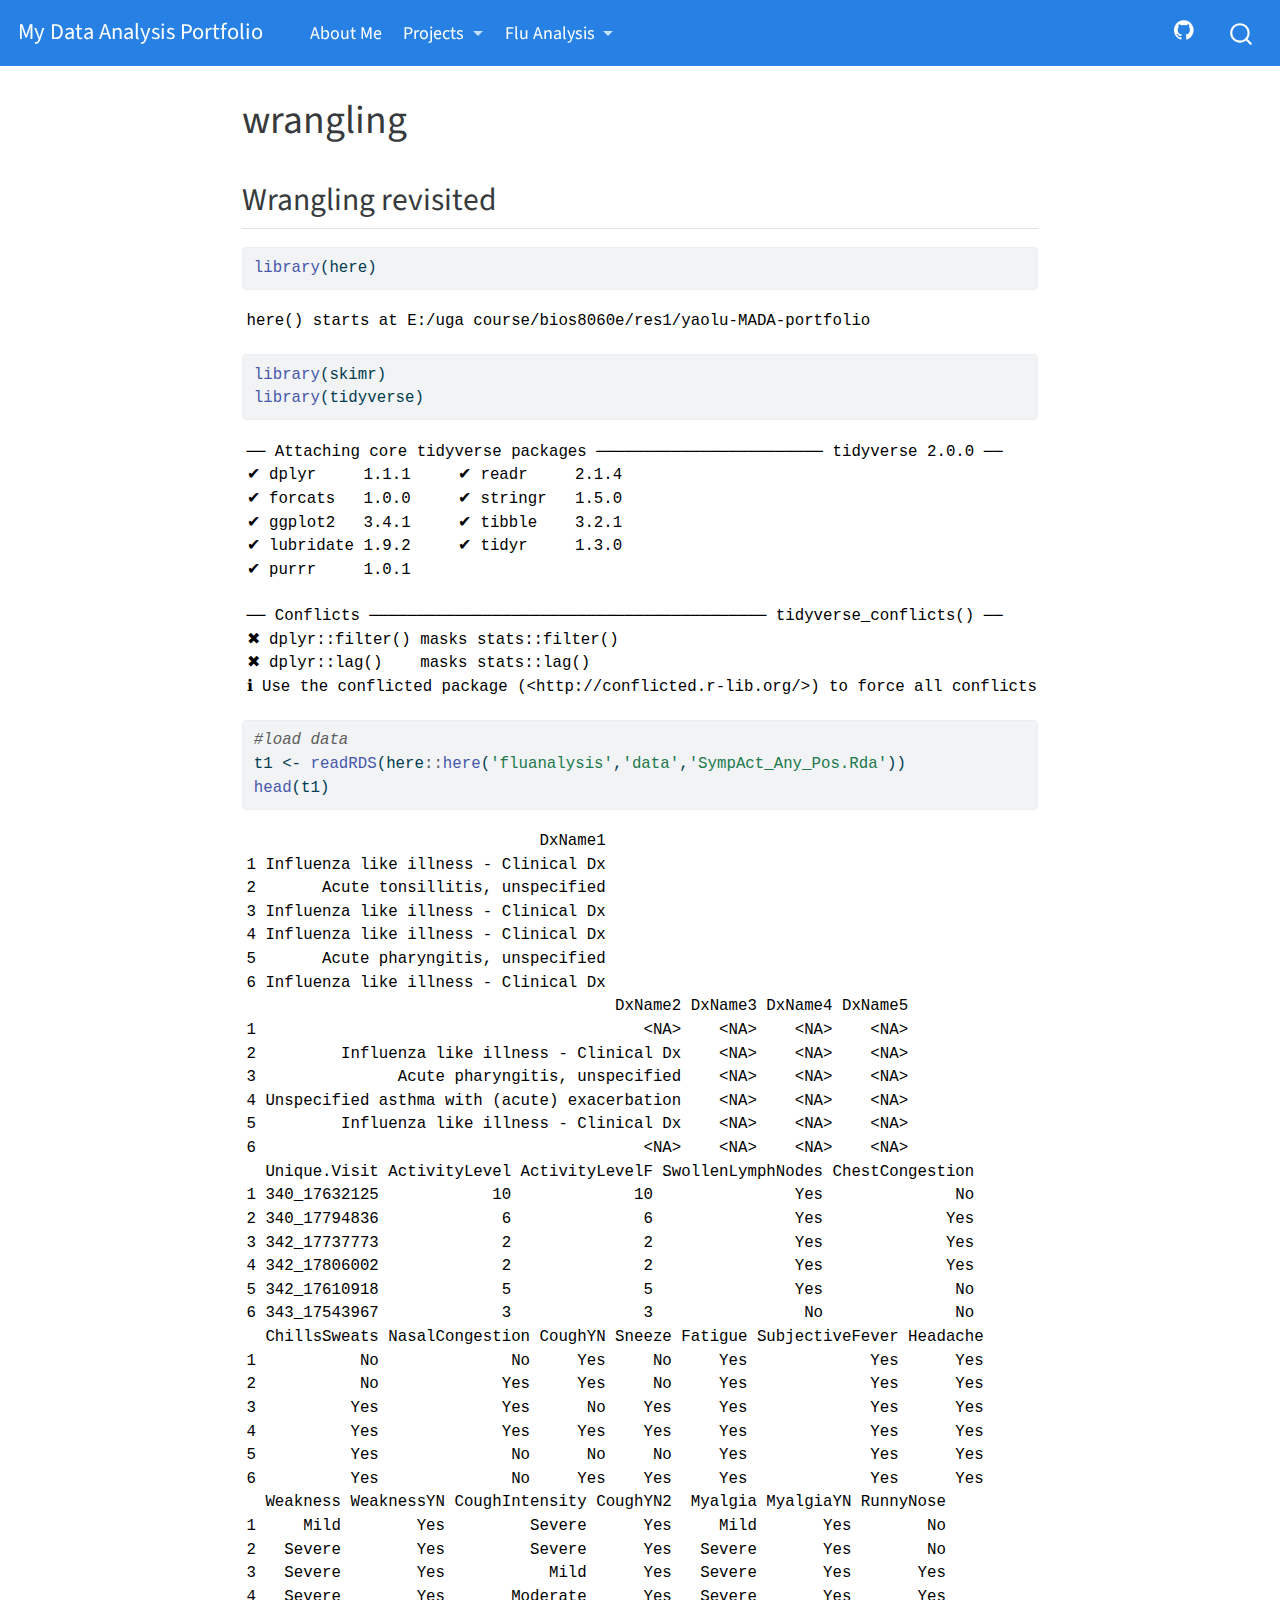
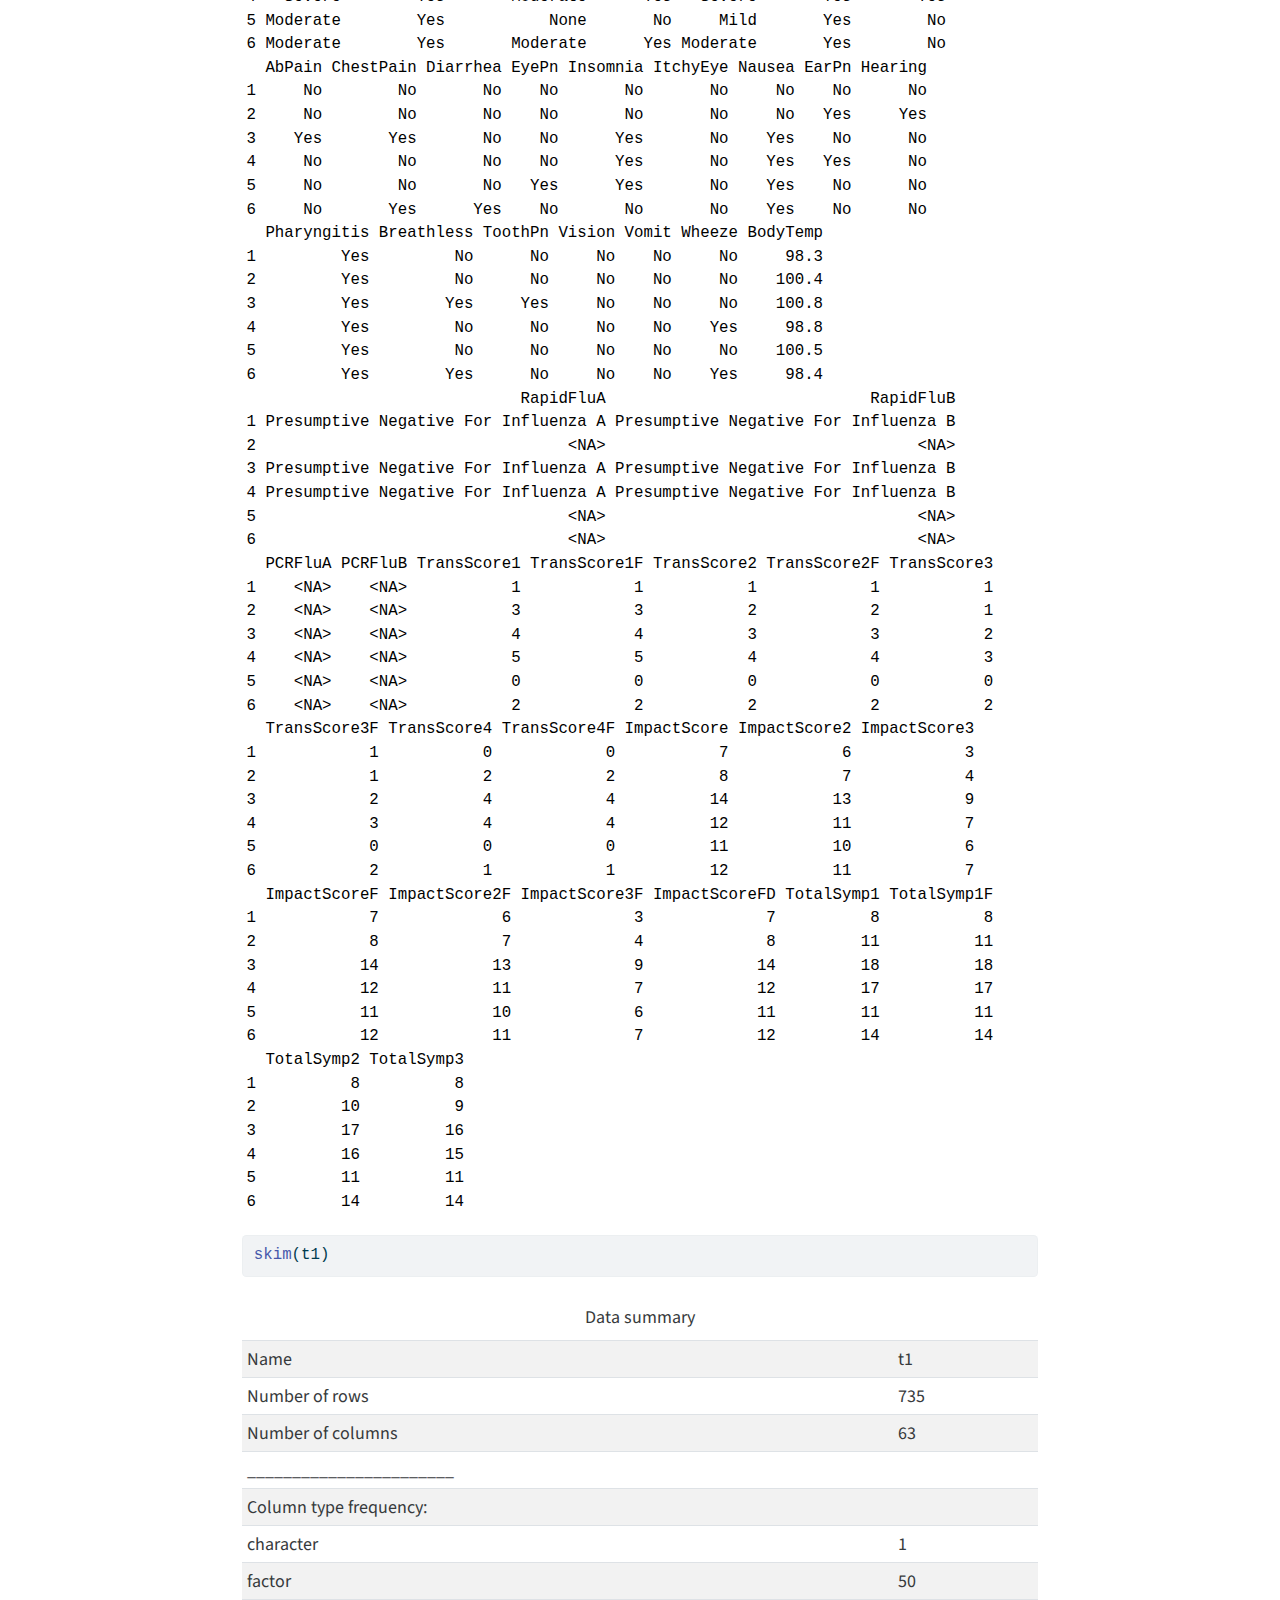
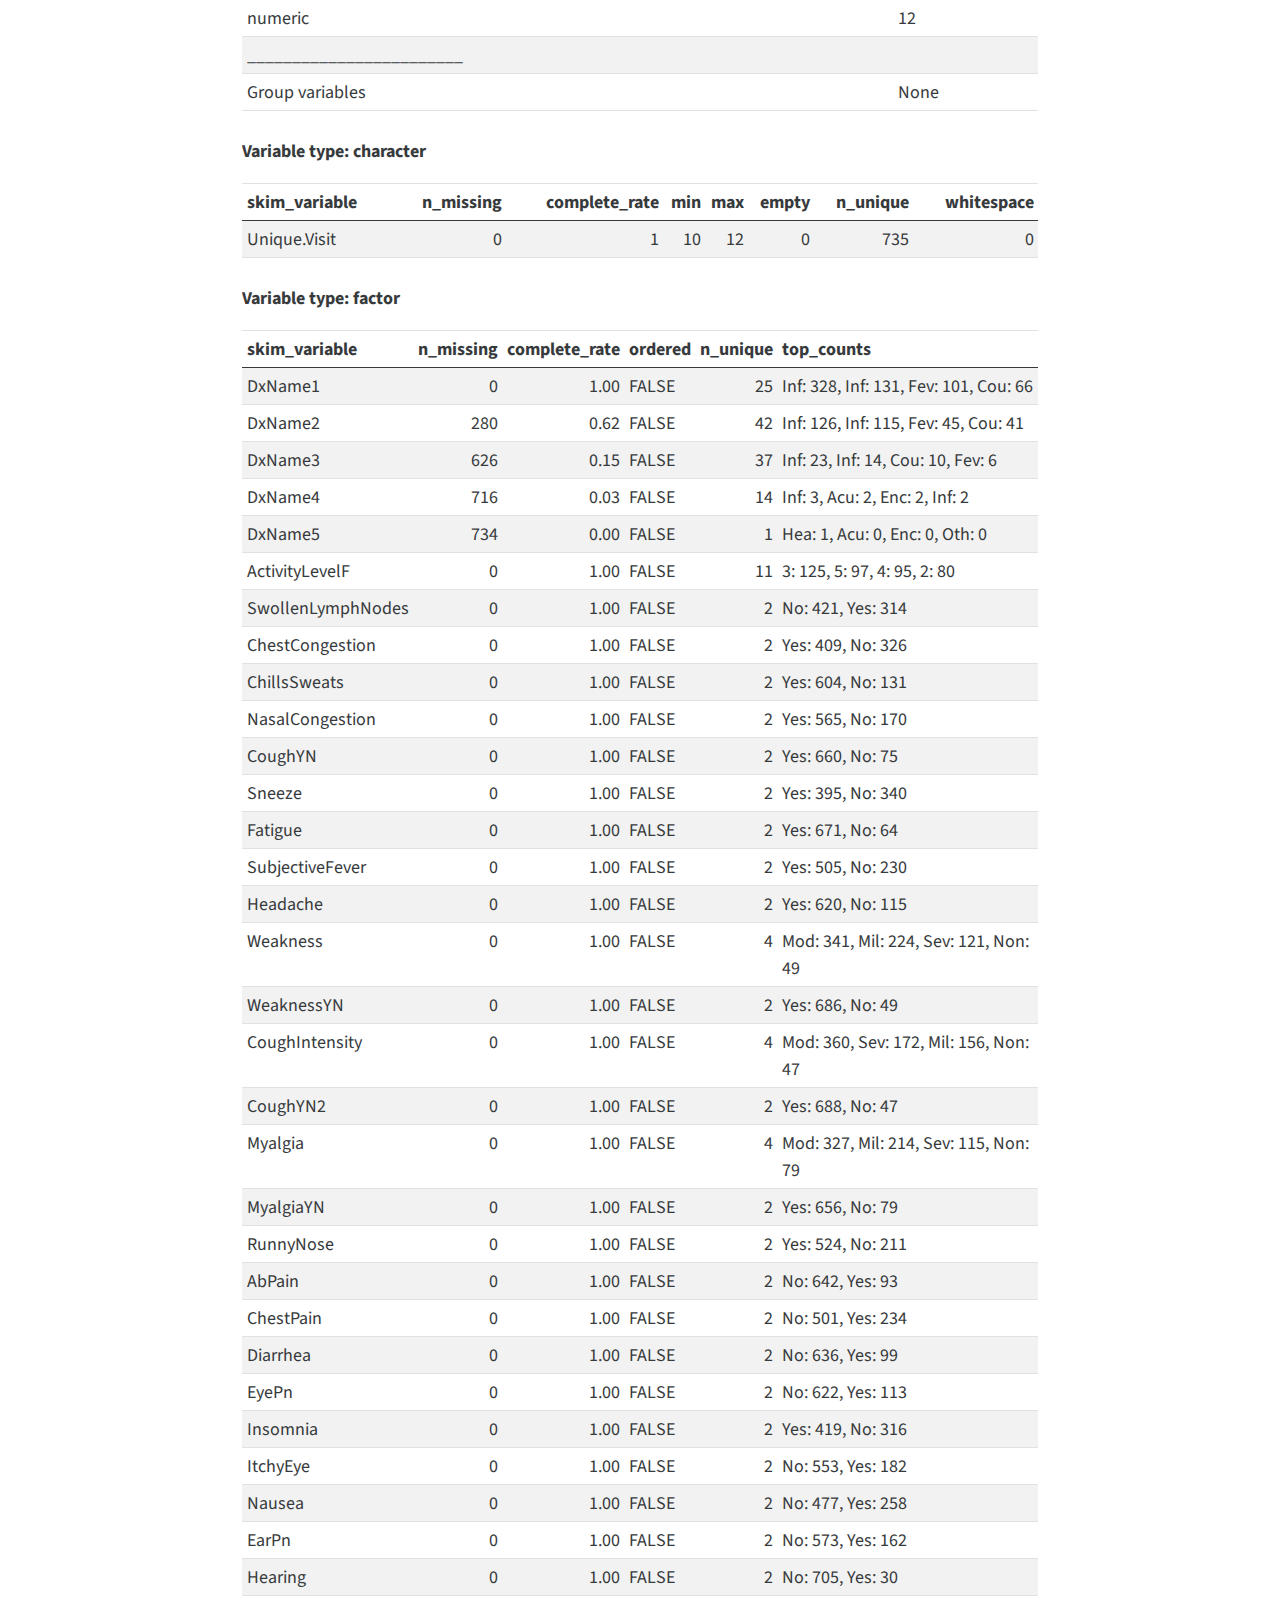
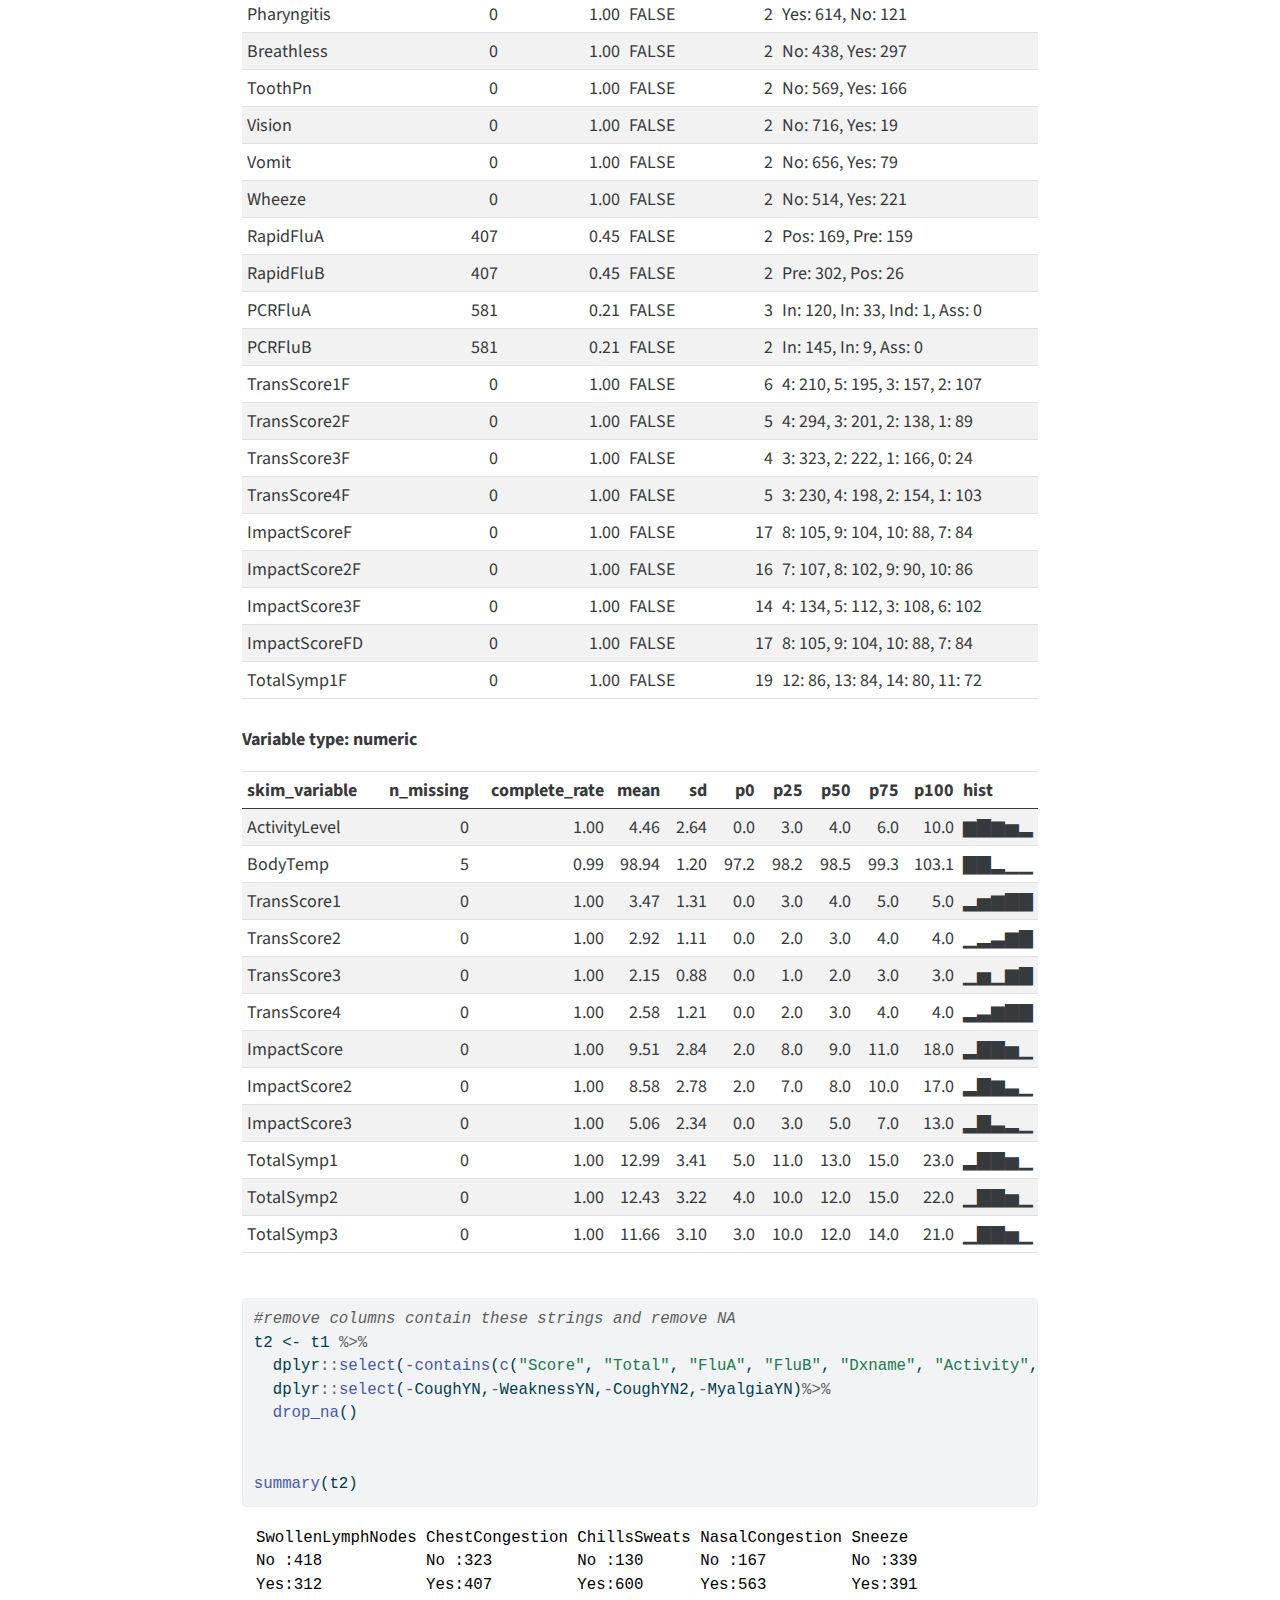
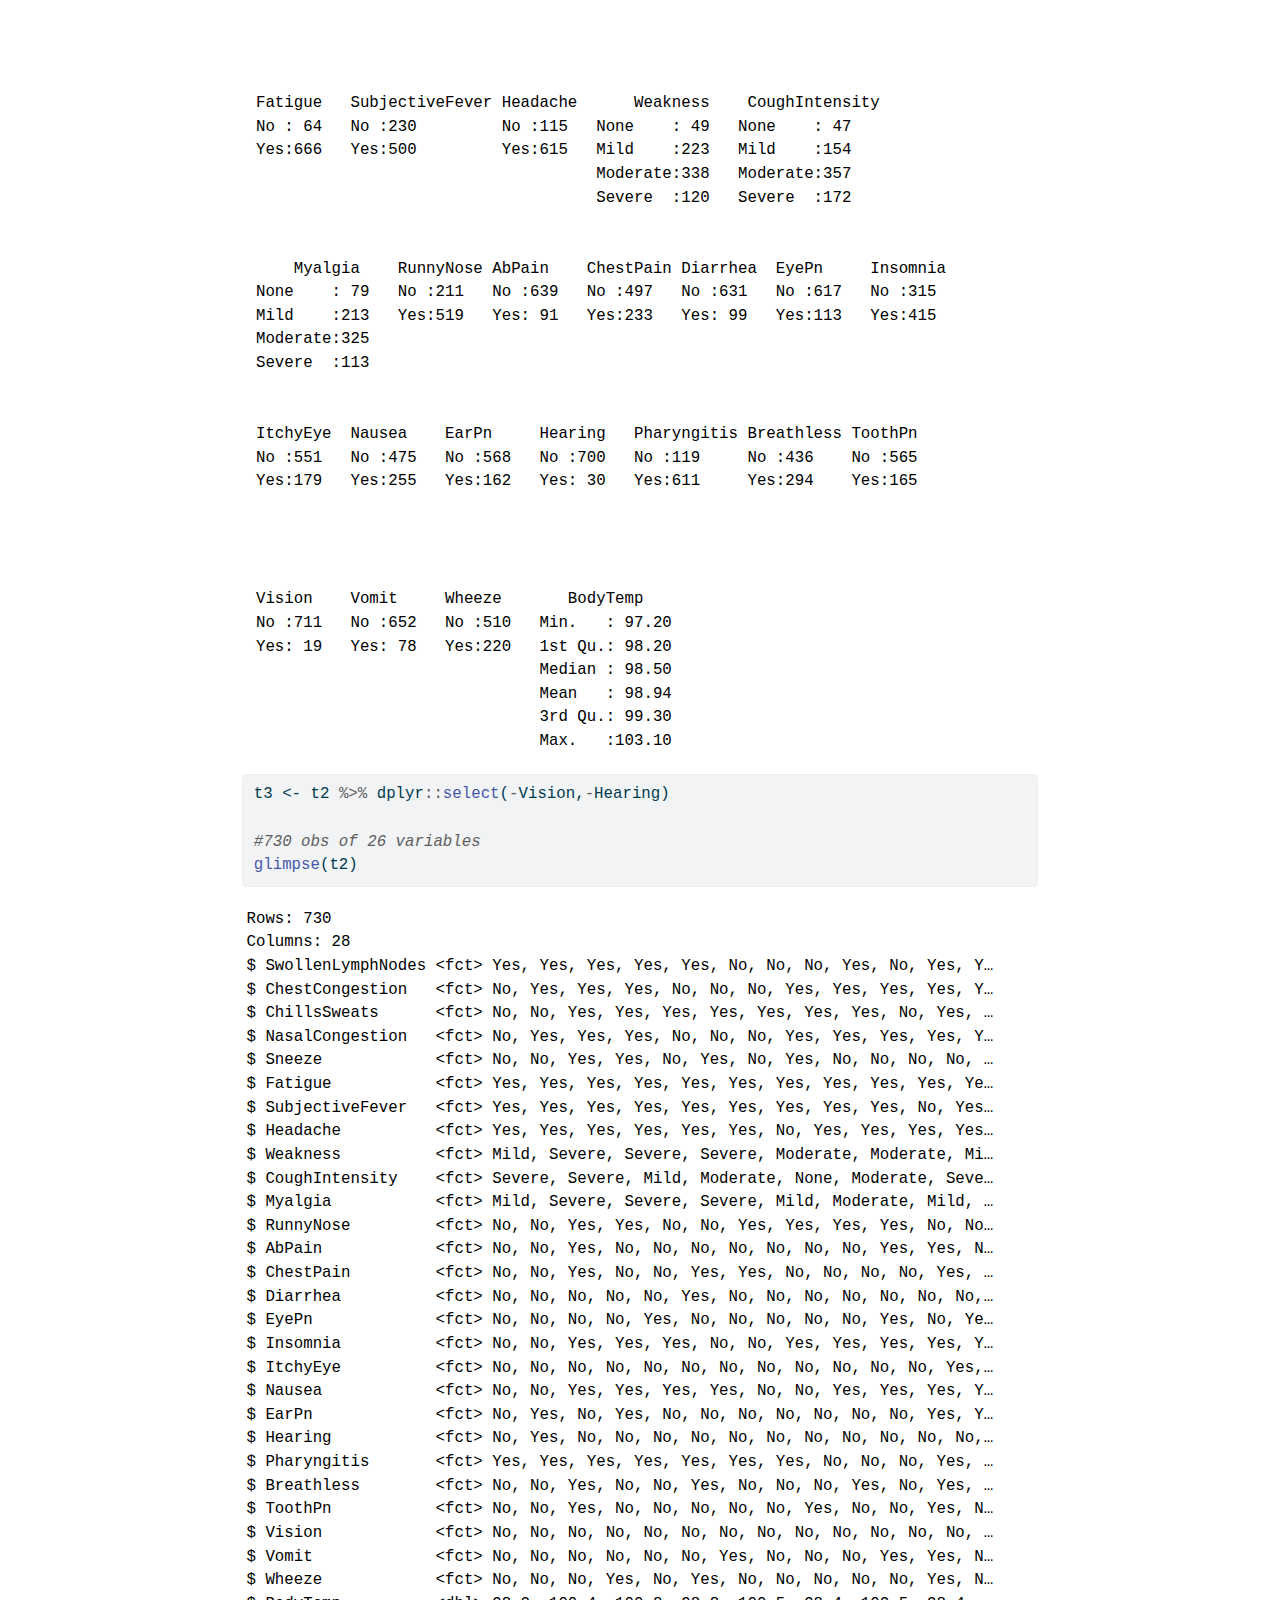
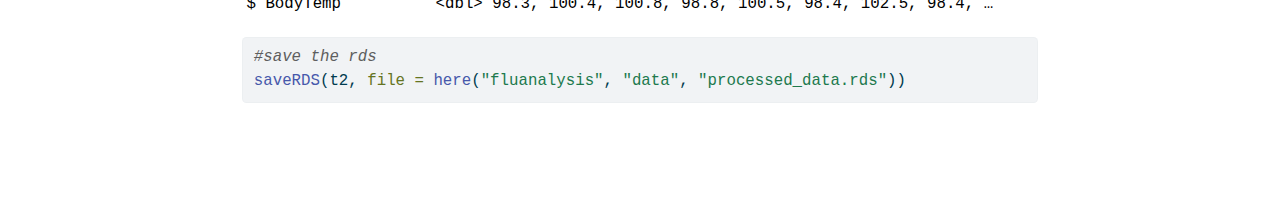
<file: docs/fluanalysis/code/wrangling.html>
<!DOCTYPE html>
<html xmlns="http://www.w3.org/1999/xhtml" lang="en" xml:lang="en"><head>

<meta charset="utf-8">
<meta name="generator" content="quarto-1.2.313">

<meta name="viewport" content="width=device-width, initial-scale=1.0, user-scalable=yes">


<title>My Data Analysis Portfolio - wrangling</title>
<style>
code{white-space: pre-wrap;}
span.smallcaps{font-variant: small-caps;}
div.columns{display: flex; gap: min(4vw, 1.5em);}
div.column{flex: auto; overflow-x: auto;}
div.hanging-indent{margin-left: 1.5em; text-indent: -1.5em;}
ul.task-list{list-style: none;}
ul.task-list li input[type="checkbox"] {
  width: 0.8em;
  margin: 0 0.8em 0.2em -1.6em;
  vertical-align: middle;
}
pre > code.sourceCode { white-space: pre; position: relative; }
pre > code.sourceCode > span { display: inline-block; line-height: 1.25; }
pre > code.sourceCode > span:empty { height: 1.2em; }
.sourceCode { overflow: visible; }
code.sourceCode > span { color: inherit; text-decoration: inherit; }
div.sourceCode { margin: 1em 0; }
pre.sourceCode { margin: 0; }
@media screen {
div.sourceCode { overflow: auto; }
}
@media print {
pre > code.sourceCode { white-space: pre-wrap; }
pre > code.sourceCode > span { text-indent: -5em; padding-left: 5em; }
}
pre.numberSource code
  { counter-reset: source-line 0; }
pre.numberSource code > span
  { position: relative; left: -4em; counter-increment: source-line; }
pre.numberSource code > span > a:first-child::before
  { content: counter(source-line);
    position: relative; left: -1em; text-align: right; vertical-align: baseline;
    border: none; display: inline-block;
    -webkit-touch-callout: none; -webkit-user-select: none;
    -khtml-user-select: none; -moz-user-select: none;
    -ms-user-select: none; user-select: none;
    padding: 0 4px; width: 4em;
    color: #aaaaaa;
  }
pre.numberSource { margin-left: 3em; border-left: 1px solid #aaaaaa;  padding-left: 4px; }
div.sourceCode
  {   }
@media screen {
pre > code.sourceCode > span > a:first-child::before { text-decoration: underline; }
}
code span.al { color: #ff0000; font-weight: bold; } /* Alert */
code span.an { color: #60a0b0; font-weight: bold; font-style: italic; } /* Annotation */
code span.at { color: #7d9029; } /* Attribute */
code span.bn { color: #40a070; } /* BaseN */
code span.bu { color: #008000; } /* BuiltIn */
code span.cf { color: #007020; font-weight: bold; } /* ControlFlow */
code span.ch { color: #4070a0; } /* Char */
code span.cn { color: #880000; } /* Constant */
code span.co { color: #60a0b0; font-style: italic; } /* Comment */
code span.cv { color: #60a0b0; font-weight: bold; font-style: italic; } /* CommentVar */
code span.do { color: #ba2121; font-style: italic; } /* Documentation */
code span.dt { color: #902000; } /* DataType */
code span.dv { color: #40a070; } /* DecVal */
code span.er { color: #ff0000; font-weight: bold; } /* Error */
code span.ex { } /* Extension */
code span.fl { color: #40a070; } /* Float */
code span.fu { color: #06287e; } /* Function */
code span.im { color: #008000; font-weight: bold; } /* Import */
code span.in { color: #60a0b0; font-weight: bold; font-style: italic; } /* Information */
code span.kw { color: #007020; font-weight: bold; } /* Keyword */
code span.op { color: #666666; } /* Operator */
code span.ot { color: #007020; } /* Other */
code span.pp { color: #bc7a00; } /* Preprocessor */
code span.sc { color: #4070a0; } /* SpecialChar */
code span.ss { color: #bb6688; } /* SpecialString */
code span.st { color: #4070a0; } /* String */
code span.va { color: #19177c; } /* Variable */
code span.vs { color: #4070a0; } /* VerbatimString */
code span.wa { color: #60a0b0; font-weight: bold; font-style: italic; } /* Warning */
</style>


<script src="../../site_libs/quarto-nav/quarto-nav.js"></script>
<script src="../../site_libs/quarto-nav/headroom.min.js"></script>
<script src="../../site_libs/clipboard/clipboard.min.js"></script>
<script src="../../site_libs/quarto-search/autocomplete.umd.js"></script>
<script src="../../site_libs/quarto-search/fuse.min.js"></script>
<script src="../../site_libs/quarto-search/quarto-search.js"></script>
<meta name="quarto:offset" content="../../">
<script src="../../site_libs/quarto-html/quarto.js"></script>
<script src="../../site_libs/quarto-html/popper.min.js"></script>
<script src="../../site_libs/quarto-html/tippy.umd.min.js"></script>
<script src="../../site_libs/quarto-html/anchor.min.js"></script>
<link href="../../site_libs/quarto-html/tippy.css" rel="stylesheet">
<link href="../../site_libs/quarto-html/quarto-syntax-highlighting.css" rel="stylesheet" id="quarto-text-highlighting-styles">
<script src="../../site_libs/bootstrap/bootstrap.min.js"></script>
<link href="../../site_libs/bootstrap/bootstrap-icons.css" rel="stylesheet">
<link href="../../site_libs/bootstrap/bootstrap.min.css" rel="stylesheet" id="quarto-bootstrap" data-mode="light">
<script id="quarto-search-options" type="application/json">{
  "location": "navbar",
  "copy-button": false,
  "collapse-after": 3,
  "panel-placement": "end",
  "type": "overlay",
  "limit": 20,
  "language": {
    "search-no-results-text": "No results",
    "search-matching-documents-text": "matching documents",
    "search-copy-link-title": "Copy link to search",
    "search-hide-matches-text": "Hide additional matches",
    "search-more-match-text": "more match in this document",
    "search-more-matches-text": "more matches in this document",
    "search-clear-button-title": "Clear",
    "search-detached-cancel-button-title": "Cancel",
    "search-submit-button-title": "Submit"
  }
}</script>


<link rel="stylesheet" href="../../styles.css">
</head>

<body class="nav-fixed fullcontent">

<div id="quarto-search-results"></div>
  <header id="quarto-header" class="headroom fixed-top">
    <nav class="navbar navbar-expand-lg navbar-dark ">
      <div class="navbar-container container-fluid">
      <div class="navbar-brand-container">
    <a class="navbar-brand" href="../../index.html">
    <span class="navbar-title">My Data Analysis Portfolio</span>
    </a>
  </div>
          <button class="navbar-toggler" type="button" data-bs-toggle="collapse" data-bs-target="#navbarCollapse" aria-controls="navbarCollapse" aria-expanded="false" aria-label="Toggle navigation" onclick="if (window.quartoToggleHeadroom) { window.quartoToggleHeadroom(); }">
  <span class="navbar-toggler-icon"></span>
</button>
          <div class="collapse navbar-collapse" id="navbarCollapse">
            <ul class="navbar-nav navbar-nav-scroll me-auto">
  <li class="nav-item">
    <a class="nav-link" href="../.././aboutme.html">
 <span class="menu-text">About Me</span></a>
  </li>  
  <li class="nav-item dropdown ">
    <a class="nav-link dropdown-toggle" href="#" id="nav-menu-projects" role="button" data-bs-toggle="dropdown" aria-expanded="false">
 <span class="menu-text">Projects</span>
    </a>
    <ul class="dropdown-menu" aria-labelledby="nav-menu-projects">    
        <li>
    <a class="dropdown-item" href="../.././coding_exercise.html">
 <span class="dropdown-text">R Coding Exercise</span></a>
  </li>  
        <li>
    <a class="dropdown-item" href="../.././visualization_exercise.html">
 <span class="dropdown-text">Visualization Exercise</span></a>
  </li>  
        <li>
    <a class="dropdown-item" href="../.././tidytuesday_exercise.html">
 <span class="dropdown-text">Tidy Tuesday Exercise</span></a>
  </li>  
        <li>
    <a class="dropdown-item" href="../.././dataanalysis_exercise.html">
 <span class="dropdown-text">Data Analysis Exercise</span></a>
  </li>  
    </ul>
  </li>
  <li class="nav-item dropdown ">
    <a class="nav-link dropdown-toggle" href="#" id="nav-menu-flu-analysis" role="button" data-bs-toggle="dropdown" aria-expanded="false">
 <span class="menu-text">Flu Analysis</span>
    </a>
    <ul class="dropdown-menu" aria-labelledby="nav-menu-flu-analysis">    
        <li>
    <a class="dropdown-item" href="../.././fluanalysis/code/exploration.html">
 <span class="dropdown-text">Exploration</span></a>
  </li>  
        <li>
    <a class="dropdown-item" href="../.././fluanalysis/code/wrangling.html">
 <span class="dropdown-text">Wrangling</span></a>
  </li>  
        <li>
    <a class="dropdown-item" href="../.././fluanalysis/code/fitting.html">
 <span class="dropdown-text">Fitting</span></a>
  </li>  
        <li>
    <a class="dropdown-item" href="../.././fluanalysis/code/modeleval.html">
 <span class="dropdown-text">Model Evaluation</span></a>
  </li>  
        <li>
    <a class="dropdown-item" href="../.././fluanalysis/code/machinelearning.html">
 <span class="dropdown-text">Machine Learning</span></a>
  </li>  
    </ul>
  </li>
</ul>
            <ul class="navbar-nav navbar-nav-scroll ms-auto">
  <li class="nav-item compact">
    <a class="nav-link" href="../../URL-TO-THIS-REPOSITORY-HERE"><i class="bi bi-github" role="img">
</i> 
 <span class="menu-text"></span></a>
  </li>  
</ul>
              <div id="quarto-search" class="" title="Search"></div>
          </div> <!-- /navcollapse -->
      </div> <!-- /container-fluid -->
    </nav>
</header>
<!-- content -->
<div id="quarto-content" class="quarto-container page-columns page-rows-contents page-layout-article page-navbar">
<!-- sidebar -->
<!-- margin-sidebar -->
    
<!-- main -->
<main class="content" id="quarto-document-content">

<header id="title-block-header" class="quarto-title-block default">
<div class="quarto-title">
<h1 class="title">wrangling</h1>
</div>



<div class="quarto-title-meta">

    
  
    
  </div>
  

</header>

<section id="wrangling-revisited" class="level2">
<h2 class="anchored" data-anchor-id="wrangling-revisited">Wrangling revisited</h2>
<div class="cell">
<div class="sourceCode cell-code" id="cb1"><pre class="sourceCode r code-with-copy"><code class="sourceCode r"><span id="cb1-1"><a href="#cb1-1" aria-hidden="true" tabindex="-1"></a><span class="fu">library</span>(here)</span></code><button title="Copy to Clipboard" class="code-copy-button"><i class="bi"></i></button></pre></div>
<div class="cell-output cell-output-stderr">
<pre><code>here() starts at E:/uga course/bios8060e/res1/yaolu-MADA-portfolio</code></pre>
</div>
<div class="sourceCode cell-code" id="cb3"><pre class="sourceCode r code-with-copy"><code class="sourceCode r"><span id="cb3-1"><a href="#cb3-1" aria-hidden="true" tabindex="-1"></a><span class="fu">library</span>(skimr)</span>
<span id="cb3-2"><a href="#cb3-2" aria-hidden="true" tabindex="-1"></a><span class="fu">library</span>(tidyverse)</span></code><button title="Copy to Clipboard" class="code-copy-button"><i class="bi"></i></button></pre></div>
<div class="cell-output cell-output-stderr">
<pre><code>── Attaching core tidyverse packages ──────────────────────── tidyverse 2.0.0 ──
✔ dplyr     1.1.1     ✔ readr     2.1.4
✔ forcats   1.0.0     ✔ stringr   1.5.0
✔ ggplot2   3.4.1     ✔ tibble    3.2.1
✔ lubridate 1.9.2     ✔ tidyr     1.3.0
✔ purrr     1.0.1     </code></pre>
</div>
<div class="cell-output cell-output-stderr">
<pre><code>── Conflicts ────────────────────────────────────────── tidyverse_conflicts() ──
✖ dplyr::filter() masks stats::filter()
✖ dplyr::lag()    masks stats::lag()
ℹ Use the conflicted package (&lt;http://conflicted.r-lib.org/&gt;) to force all conflicts to become errors</code></pre>
</div>
<div class="sourceCode cell-code" id="cb6"><pre class="sourceCode r code-with-copy"><code class="sourceCode r"><span id="cb6-1"><a href="#cb6-1" aria-hidden="true" tabindex="-1"></a><span class="co">#load data</span></span>
<span id="cb6-2"><a href="#cb6-2" aria-hidden="true" tabindex="-1"></a>t1 <span class="ot">&lt;-</span> <span class="fu">readRDS</span>(here<span class="sc">::</span><span class="fu">here</span>(<span class="st">'fluanalysis'</span>,<span class="st">'data'</span>,<span class="st">'SympAct_Any_Pos.Rda'</span>))</span>
<span id="cb6-3"><a href="#cb6-3" aria-hidden="true" tabindex="-1"></a><span class="fu">head</span>(t1)</span></code><button title="Copy to Clipboard" class="code-copy-button"><i class="bi"></i></button></pre></div>
<div class="cell-output cell-output-stdout">
<pre><code>                               DxName1
1 Influenza like illness - Clinical Dx
2       Acute tonsillitis, unspecified
3 Influenza like illness - Clinical Dx
4 Influenza like illness - Clinical Dx
5       Acute pharyngitis, unspecified
6 Influenza like illness - Clinical Dx
                                       DxName2 DxName3 DxName4 DxName5
1                                         &lt;NA&gt;    &lt;NA&gt;    &lt;NA&gt;    &lt;NA&gt;
2         Influenza like illness - Clinical Dx    &lt;NA&gt;    &lt;NA&gt;    &lt;NA&gt;
3               Acute pharyngitis, unspecified    &lt;NA&gt;    &lt;NA&gt;    &lt;NA&gt;
4 Unspecified asthma with (acute) exacerbation    &lt;NA&gt;    &lt;NA&gt;    &lt;NA&gt;
5         Influenza like illness - Clinical Dx    &lt;NA&gt;    &lt;NA&gt;    &lt;NA&gt;
6                                         &lt;NA&gt;    &lt;NA&gt;    &lt;NA&gt;    &lt;NA&gt;
  Unique.Visit ActivityLevel ActivityLevelF SwollenLymphNodes ChestCongestion
1 340_17632125            10             10               Yes              No
2 340_17794836             6              6               Yes             Yes
3 342_17737773             2              2               Yes             Yes
4 342_17806002             2              2               Yes             Yes
5 342_17610918             5              5               Yes              No
6 343_17543967             3              3                No              No
  ChillsSweats NasalCongestion CoughYN Sneeze Fatigue SubjectiveFever Headache
1           No              No     Yes     No     Yes             Yes      Yes
2           No             Yes     Yes     No     Yes             Yes      Yes
3          Yes             Yes      No    Yes     Yes             Yes      Yes
4          Yes             Yes     Yes    Yes     Yes             Yes      Yes
5          Yes              No      No     No     Yes             Yes      Yes
6          Yes              No     Yes    Yes     Yes             Yes      Yes
  Weakness WeaknessYN CoughIntensity CoughYN2  Myalgia MyalgiaYN RunnyNose
1     Mild        Yes         Severe      Yes     Mild       Yes        No
2   Severe        Yes         Severe      Yes   Severe       Yes        No
3   Severe        Yes           Mild      Yes   Severe       Yes       Yes
4   Severe        Yes       Moderate      Yes   Severe       Yes       Yes
5 Moderate        Yes           None       No     Mild       Yes        No
6 Moderate        Yes       Moderate      Yes Moderate       Yes        No
  AbPain ChestPain Diarrhea EyePn Insomnia ItchyEye Nausea EarPn Hearing
1     No        No       No    No       No       No     No    No      No
2     No        No       No    No       No       No     No   Yes     Yes
3    Yes       Yes       No    No      Yes       No    Yes    No      No
4     No        No       No    No      Yes       No    Yes   Yes      No
5     No        No       No   Yes      Yes       No    Yes    No      No
6     No       Yes      Yes    No       No       No    Yes    No      No
  Pharyngitis Breathless ToothPn Vision Vomit Wheeze BodyTemp
1         Yes         No      No     No    No     No     98.3
2         Yes         No      No     No    No     No    100.4
3         Yes        Yes     Yes     No    No     No    100.8
4         Yes         No      No     No    No    Yes     98.8
5         Yes         No      No     No    No     No    100.5
6         Yes        Yes      No     No    No    Yes     98.4
                             RapidFluA                            RapidFluB
1 Presumptive Negative For Influenza A Presumptive Negative For Influenza B
2                                 &lt;NA&gt;                                 &lt;NA&gt;
3 Presumptive Negative For Influenza A Presumptive Negative For Influenza B
4 Presumptive Negative For Influenza A Presumptive Negative For Influenza B
5                                 &lt;NA&gt;                                 &lt;NA&gt;
6                                 &lt;NA&gt;                                 &lt;NA&gt;
  PCRFluA PCRFluB TransScore1 TransScore1F TransScore2 TransScore2F TransScore3
1    &lt;NA&gt;    &lt;NA&gt;           1            1           1            1           1
2    &lt;NA&gt;    &lt;NA&gt;           3            3           2            2           1
3    &lt;NA&gt;    &lt;NA&gt;           4            4           3            3           2
4    &lt;NA&gt;    &lt;NA&gt;           5            5           4            4           3
5    &lt;NA&gt;    &lt;NA&gt;           0            0           0            0           0
6    &lt;NA&gt;    &lt;NA&gt;           2            2           2            2           2
  TransScore3F TransScore4 TransScore4F ImpactScore ImpactScore2 ImpactScore3
1            1           0            0           7            6            3
2            1           2            2           8            7            4
3            2           4            4          14           13            9
4            3           4            4          12           11            7
5            0           0            0          11           10            6
6            2           1            1          12           11            7
  ImpactScoreF ImpactScore2F ImpactScore3F ImpactScoreFD TotalSymp1 TotalSymp1F
1            7             6             3             7          8           8
2            8             7             4             8         11          11
3           14            13             9            14         18          18
4           12            11             7            12         17          17
5           11            10             6            11         11          11
6           12            11             7            12         14          14
  TotalSymp2 TotalSymp3
1          8          8
2         10          9
3         17         16
4         16         15
5         11         11
6         14         14</code></pre>
</div>
<div class="sourceCode cell-code" id="cb8"><pre class="sourceCode r code-with-copy"><code class="sourceCode r"><span id="cb8-1"><a href="#cb8-1" aria-hidden="true" tabindex="-1"></a><span class="fu">skim</span>(t1)</span></code><button title="Copy to Clipboard" class="code-copy-button"><i class="bi"></i></button></pre></div>
<div class="cell-output-display">
<table class="table table-sm table-striped">
<caption>Data summary</caption>
<tbody>
<tr class="odd">
<td style="text-align: left;">Name</td>
<td style="text-align: left;">t1</td>
</tr>
<tr class="even">
<td style="text-align: left;">Number of rows</td>
<td style="text-align: left;">735</td>
</tr>
<tr class="odd">
<td style="text-align: left;">Number of columns</td>
<td style="text-align: left;">63</td>
</tr>
<tr class="even">
<td style="text-align: left;">_______________________</td>
<td style="text-align: left;"></td>
</tr>
<tr class="odd">
<td style="text-align: left;">Column type frequency:</td>
<td style="text-align: left;"></td>
</tr>
<tr class="even">
<td style="text-align: left;">character</td>
<td style="text-align: left;">1</td>
</tr>
<tr class="odd">
<td style="text-align: left;">factor</td>
<td style="text-align: left;">50</td>
</tr>
<tr class="even">
<td style="text-align: left;">numeric</td>
<td style="text-align: left;">12</td>
</tr>
<tr class="odd">
<td style="text-align: left;">________________________</td>
<td style="text-align: left;"></td>
</tr>
<tr class="even">
<td style="text-align: left;">Group variables</td>
<td style="text-align: left;">None</td>
</tr>
</tbody>
</table>
<p><strong>Variable type: character</strong></p>
<table class="table table-sm table-striped">
<colgroup>
<col style="width: 19%">
<col style="width: 13%">
<col style="width: 19%">
<col style="width: 5%">
<col style="width: 5%">
<col style="width: 8%">
<col style="width: 12%">
<col style="width: 15%">
</colgroup>
<thead>
<tr class="header">
<th style="text-align: left;">skim_variable</th>
<th style="text-align: right;">n_missing</th>
<th style="text-align: right;">complete_rate</th>
<th style="text-align: right;">min</th>
<th style="text-align: right;">max</th>
<th style="text-align: right;">empty</th>
<th style="text-align: right;">n_unique</th>
<th style="text-align: right;">whitespace</th>
</tr>
</thead>
<tbody>
<tr class="odd">
<td style="text-align: left;">Unique.Visit</td>
<td style="text-align: right;">0</td>
<td style="text-align: right;">1</td>
<td style="text-align: right;">10</td>
<td style="text-align: right;">12</td>
<td style="text-align: right;">0</td>
<td style="text-align: right;">735</td>
<td style="text-align: right;">0</td>
</tr>
</tbody>
</table>
<p><strong>Variable type: factor</strong></p>
<table class="table table-sm table-striped">
<colgroup>
<col style="width: 18%">
<col style="width: 10%">
<col style="width: 14%">
<col style="width: 8%">
<col style="width: 9%">
<col style="width: 39%">
</colgroup>
<thead>
<tr class="header">
<th style="text-align: left;">skim_variable</th>
<th style="text-align: right;">n_missing</th>
<th style="text-align: right;">complete_rate</th>
<th style="text-align: left;">ordered</th>
<th style="text-align: right;">n_unique</th>
<th style="text-align: left;">top_counts</th>
</tr>
</thead>
<tbody>
<tr class="odd">
<td style="text-align: left;">DxName1</td>
<td style="text-align: right;">0</td>
<td style="text-align: right;">1.00</td>
<td style="text-align: left;">FALSE</td>
<td style="text-align: right;">25</td>
<td style="text-align: left;">Inf: 328, Inf: 131, Fev: 101, Cou: 66</td>
</tr>
<tr class="even">
<td style="text-align: left;">DxName2</td>
<td style="text-align: right;">280</td>
<td style="text-align: right;">0.62</td>
<td style="text-align: left;">FALSE</td>
<td style="text-align: right;">42</td>
<td style="text-align: left;">Inf: 126, Inf: 115, Fev: 45, Cou: 41</td>
</tr>
<tr class="odd">
<td style="text-align: left;">DxName3</td>
<td style="text-align: right;">626</td>
<td style="text-align: right;">0.15</td>
<td style="text-align: left;">FALSE</td>
<td style="text-align: right;">37</td>
<td style="text-align: left;">Inf: 23, Inf: 14, Cou: 10, Fev: 6</td>
</tr>
<tr class="even">
<td style="text-align: left;">DxName4</td>
<td style="text-align: right;">716</td>
<td style="text-align: right;">0.03</td>
<td style="text-align: left;">FALSE</td>
<td style="text-align: right;">14</td>
<td style="text-align: left;">Inf: 3, Acu: 2, Enc: 2, Inf: 2</td>
</tr>
<tr class="odd">
<td style="text-align: left;">DxName5</td>
<td style="text-align: right;">734</td>
<td style="text-align: right;">0.00</td>
<td style="text-align: left;">FALSE</td>
<td style="text-align: right;">1</td>
<td style="text-align: left;">Hea: 1, Acu: 0, Enc: 0, Oth: 0</td>
</tr>
<tr class="even">
<td style="text-align: left;">ActivityLevelF</td>
<td style="text-align: right;">0</td>
<td style="text-align: right;">1.00</td>
<td style="text-align: left;">FALSE</td>
<td style="text-align: right;">11</td>
<td style="text-align: left;">3: 125, 5: 97, 4: 95, 2: 80</td>
</tr>
<tr class="odd">
<td style="text-align: left;">SwollenLymphNodes</td>
<td style="text-align: right;">0</td>
<td style="text-align: right;">1.00</td>
<td style="text-align: left;">FALSE</td>
<td style="text-align: right;">2</td>
<td style="text-align: left;">No: 421, Yes: 314</td>
</tr>
<tr class="even">
<td style="text-align: left;">ChestCongestion</td>
<td style="text-align: right;">0</td>
<td style="text-align: right;">1.00</td>
<td style="text-align: left;">FALSE</td>
<td style="text-align: right;">2</td>
<td style="text-align: left;">Yes: 409, No: 326</td>
</tr>
<tr class="odd">
<td style="text-align: left;">ChillsSweats</td>
<td style="text-align: right;">0</td>
<td style="text-align: right;">1.00</td>
<td style="text-align: left;">FALSE</td>
<td style="text-align: right;">2</td>
<td style="text-align: left;">Yes: 604, No: 131</td>
</tr>
<tr class="even">
<td style="text-align: left;">NasalCongestion</td>
<td style="text-align: right;">0</td>
<td style="text-align: right;">1.00</td>
<td style="text-align: left;">FALSE</td>
<td style="text-align: right;">2</td>
<td style="text-align: left;">Yes: 565, No: 170</td>
</tr>
<tr class="odd">
<td style="text-align: left;">CoughYN</td>
<td style="text-align: right;">0</td>
<td style="text-align: right;">1.00</td>
<td style="text-align: left;">FALSE</td>
<td style="text-align: right;">2</td>
<td style="text-align: left;">Yes: 660, No: 75</td>
</tr>
<tr class="even">
<td style="text-align: left;">Sneeze</td>
<td style="text-align: right;">0</td>
<td style="text-align: right;">1.00</td>
<td style="text-align: left;">FALSE</td>
<td style="text-align: right;">2</td>
<td style="text-align: left;">Yes: 395, No: 340</td>
</tr>
<tr class="odd">
<td style="text-align: left;">Fatigue</td>
<td style="text-align: right;">0</td>
<td style="text-align: right;">1.00</td>
<td style="text-align: left;">FALSE</td>
<td style="text-align: right;">2</td>
<td style="text-align: left;">Yes: 671, No: 64</td>
</tr>
<tr class="even">
<td style="text-align: left;">SubjectiveFever</td>
<td style="text-align: right;">0</td>
<td style="text-align: right;">1.00</td>
<td style="text-align: left;">FALSE</td>
<td style="text-align: right;">2</td>
<td style="text-align: left;">Yes: 505, No: 230</td>
</tr>
<tr class="odd">
<td style="text-align: left;">Headache</td>
<td style="text-align: right;">0</td>
<td style="text-align: right;">1.00</td>
<td style="text-align: left;">FALSE</td>
<td style="text-align: right;">2</td>
<td style="text-align: left;">Yes: 620, No: 115</td>
</tr>
<tr class="even">
<td style="text-align: left;">Weakness</td>
<td style="text-align: right;">0</td>
<td style="text-align: right;">1.00</td>
<td style="text-align: left;">FALSE</td>
<td style="text-align: right;">4</td>
<td style="text-align: left;">Mod: 341, Mil: 224, Sev: 121, Non: 49</td>
</tr>
<tr class="odd">
<td style="text-align: left;">WeaknessYN</td>
<td style="text-align: right;">0</td>
<td style="text-align: right;">1.00</td>
<td style="text-align: left;">FALSE</td>
<td style="text-align: right;">2</td>
<td style="text-align: left;">Yes: 686, No: 49</td>
</tr>
<tr class="even">
<td style="text-align: left;">CoughIntensity</td>
<td style="text-align: right;">0</td>
<td style="text-align: right;">1.00</td>
<td style="text-align: left;">FALSE</td>
<td style="text-align: right;">4</td>
<td style="text-align: left;">Mod: 360, Sev: 172, Mil: 156, Non: 47</td>
</tr>
<tr class="odd">
<td style="text-align: left;">CoughYN2</td>
<td style="text-align: right;">0</td>
<td style="text-align: right;">1.00</td>
<td style="text-align: left;">FALSE</td>
<td style="text-align: right;">2</td>
<td style="text-align: left;">Yes: 688, No: 47</td>
</tr>
<tr class="even">
<td style="text-align: left;">Myalgia</td>
<td style="text-align: right;">0</td>
<td style="text-align: right;">1.00</td>
<td style="text-align: left;">FALSE</td>
<td style="text-align: right;">4</td>
<td style="text-align: left;">Mod: 327, Mil: 214, Sev: 115, Non: 79</td>
</tr>
<tr class="odd">
<td style="text-align: left;">MyalgiaYN</td>
<td style="text-align: right;">0</td>
<td style="text-align: right;">1.00</td>
<td style="text-align: left;">FALSE</td>
<td style="text-align: right;">2</td>
<td style="text-align: left;">Yes: 656, No: 79</td>
</tr>
<tr class="even">
<td style="text-align: left;">RunnyNose</td>
<td style="text-align: right;">0</td>
<td style="text-align: right;">1.00</td>
<td style="text-align: left;">FALSE</td>
<td style="text-align: right;">2</td>
<td style="text-align: left;">Yes: 524, No: 211</td>
</tr>
<tr class="odd">
<td style="text-align: left;">AbPain</td>
<td style="text-align: right;">0</td>
<td style="text-align: right;">1.00</td>
<td style="text-align: left;">FALSE</td>
<td style="text-align: right;">2</td>
<td style="text-align: left;">No: 642, Yes: 93</td>
</tr>
<tr class="even">
<td style="text-align: left;">ChestPain</td>
<td style="text-align: right;">0</td>
<td style="text-align: right;">1.00</td>
<td style="text-align: left;">FALSE</td>
<td style="text-align: right;">2</td>
<td style="text-align: left;">No: 501, Yes: 234</td>
</tr>
<tr class="odd">
<td style="text-align: left;">Diarrhea</td>
<td style="text-align: right;">0</td>
<td style="text-align: right;">1.00</td>
<td style="text-align: left;">FALSE</td>
<td style="text-align: right;">2</td>
<td style="text-align: left;">No: 636, Yes: 99</td>
</tr>
<tr class="even">
<td style="text-align: left;">EyePn</td>
<td style="text-align: right;">0</td>
<td style="text-align: right;">1.00</td>
<td style="text-align: left;">FALSE</td>
<td style="text-align: right;">2</td>
<td style="text-align: left;">No: 622, Yes: 113</td>
</tr>
<tr class="odd">
<td style="text-align: left;">Insomnia</td>
<td style="text-align: right;">0</td>
<td style="text-align: right;">1.00</td>
<td style="text-align: left;">FALSE</td>
<td style="text-align: right;">2</td>
<td style="text-align: left;">Yes: 419, No: 316</td>
</tr>
<tr class="even">
<td style="text-align: left;">ItchyEye</td>
<td style="text-align: right;">0</td>
<td style="text-align: right;">1.00</td>
<td style="text-align: left;">FALSE</td>
<td style="text-align: right;">2</td>
<td style="text-align: left;">No: 553, Yes: 182</td>
</tr>
<tr class="odd">
<td style="text-align: left;">Nausea</td>
<td style="text-align: right;">0</td>
<td style="text-align: right;">1.00</td>
<td style="text-align: left;">FALSE</td>
<td style="text-align: right;">2</td>
<td style="text-align: left;">No: 477, Yes: 258</td>
</tr>
<tr class="even">
<td style="text-align: left;">EarPn</td>
<td style="text-align: right;">0</td>
<td style="text-align: right;">1.00</td>
<td style="text-align: left;">FALSE</td>
<td style="text-align: right;">2</td>
<td style="text-align: left;">No: 573, Yes: 162</td>
</tr>
<tr class="odd">
<td style="text-align: left;">Hearing</td>
<td style="text-align: right;">0</td>
<td style="text-align: right;">1.00</td>
<td style="text-align: left;">FALSE</td>
<td style="text-align: right;">2</td>
<td style="text-align: left;">No: 705, Yes: 30</td>
</tr>
<tr class="even">
<td style="text-align: left;">Pharyngitis</td>
<td style="text-align: right;">0</td>
<td style="text-align: right;">1.00</td>
<td style="text-align: left;">FALSE</td>
<td style="text-align: right;">2</td>
<td style="text-align: left;">Yes: 614, No: 121</td>
</tr>
<tr class="odd">
<td style="text-align: left;">Breathless</td>
<td style="text-align: right;">0</td>
<td style="text-align: right;">1.00</td>
<td style="text-align: left;">FALSE</td>
<td style="text-align: right;">2</td>
<td style="text-align: left;">No: 438, Yes: 297</td>
</tr>
<tr class="even">
<td style="text-align: left;">ToothPn</td>
<td style="text-align: right;">0</td>
<td style="text-align: right;">1.00</td>
<td style="text-align: left;">FALSE</td>
<td style="text-align: right;">2</td>
<td style="text-align: left;">No: 569, Yes: 166</td>
</tr>
<tr class="odd">
<td style="text-align: left;">Vision</td>
<td style="text-align: right;">0</td>
<td style="text-align: right;">1.00</td>
<td style="text-align: left;">FALSE</td>
<td style="text-align: right;">2</td>
<td style="text-align: left;">No: 716, Yes: 19</td>
</tr>
<tr class="even">
<td style="text-align: left;">Vomit</td>
<td style="text-align: right;">0</td>
<td style="text-align: right;">1.00</td>
<td style="text-align: left;">FALSE</td>
<td style="text-align: right;">2</td>
<td style="text-align: left;">No: 656, Yes: 79</td>
</tr>
<tr class="odd">
<td style="text-align: left;">Wheeze</td>
<td style="text-align: right;">0</td>
<td style="text-align: right;">1.00</td>
<td style="text-align: left;">FALSE</td>
<td style="text-align: right;">2</td>
<td style="text-align: left;">No: 514, Yes: 221</td>
</tr>
<tr class="even">
<td style="text-align: left;">RapidFluA</td>
<td style="text-align: right;">407</td>
<td style="text-align: right;">0.45</td>
<td style="text-align: left;">FALSE</td>
<td style="text-align: right;">2</td>
<td style="text-align: left;">Pos: 169, Pre: 159</td>
</tr>
<tr class="odd">
<td style="text-align: left;">RapidFluB</td>
<td style="text-align: right;">407</td>
<td style="text-align: right;">0.45</td>
<td style="text-align: left;">FALSE</td>
<td style="text-align: right;">2</td>
<td style="text-align: left;">Pre: 302, Pos: 26</td>
</tr>
<tr class="even">
<td style="text-align: left;">PCRFluA</td>
<td style="text-align: right;">581</td>
<td style="text-align: right;">0.21</td>
<td style="text-align: left;">FALSE</td>
<td style="text-align: right;">3</td>
<td style="text-align: left;">In: 120, In: 33, Ind: 1, Ass: 0</td>
</tr>
<tr class="odd">
<td style="text-align: left;">PCRFluB</td>
<td style="text-align: right;">581</td>
<td style="text-align: right;">0.21</td>
<td style="text-align: left;">FALSE</td>
<td style="text-align: right;">2</td>
<td style="text-align: left;">In: 145, In: 9, Ass: 0</td>
</tr>
<tr class="even">
<td style="text-align: left;">TransScore1F</td>
<td style="text-align: right;">0</td>
<td style="text-align: right;">1.00</td>
<td style="text-align: left;">FALSE</td>
<td style="text-align: right;">6</td>
<td style="text-align: left;">4: 210, 5: 195, 3: 157, 2: 107</td>
</tr>
<tr class="odd">
<td style="text-align: left;">TransScore2F</td>
<td style="text-align: right;">0</td>
<td style="text-align: right;">1.00</td>
<td style="text-align: left;">FALSE</td>
<td style="text-align: right;">5</td>
<td style="text-align: left;">4: 294, 3: 201, 2: 138, 1: 89</td>
</tr>
<tr class="even">
<td style="text-align: left;">TransScore3F</td>
<td style="text-align: right;">0</td>
<td style="text-align: right;">1.00</td>
<td style="text-align: left;">FALSE</td>
<td style="text-align: right;">4</td>
<td style="text-align: left;">3: 323, 2: 222, 1: 166, 0: 24</td>
</tr>
<tr class="odd">
<td style="text-align: left;">TransScore4F</td>
<td style="text-align: right;">0</td>
<td style="text-align: right;">1.00</td>
<td style="text-align: left;">FALSE</td>
<td style="text-align: right;">5</td>
<td style="text-align: left;">3: 230, 4: 198, 2: 154, 1: 103</td>
</tr>
<tr class="even">
<td style="text-align: left;">ImpactScoreF</td>
<td style="text-align: right;">0</td>
<td style="text-align: right;">1.00</td>
<td style="text-align: left;">FALSE</td>
<td style="text-align: right;">17</td>
<td style="text-align: left;">8: 105, 9: 104, 10: 88, 7: 84</td>
</tr>
<tr class="odd">
<td style="text-align: left;">ImpactScore2F</td>
<td style="text-align: right;">0</td>
<td style="text-align: right;">1.00</td>
<td style="text-align: left;">FALSE</td>
<td style="text-align: right;">16</td>
<td style="text-align: left;">7: 107, 8: 102, 9: 90, 10: 86</td>
</tr>
<tr class="even">
<td style="text-align: left;">ImpactScore3F</td>
<td style="text-align: right;">0</td>
<td style="text-align: right;">1.00</td>
<td style="text-align: left;">FALSE</td>
<td style="text-align: right;">14</td>
<td style="text-align: left;">4: 134, 5: 112, 3: 108, 6: 102</td>
</tr>
<tr class="odd">
<td style="text-align: left;">ImpactScoreFD</td>
<td style="text-align: right;">0</td>
<td style="text-align: right;">1.00</td>
<td style="text-align: left;">FALSE</td>
<td style="text-align: right;">17</td>
<td style="text-align: left;">8: 105, 9: 104, 10: 88, 7: 84</td>
</tr>
<tr class="even">
<td style="text-align: left;">TotalSymp1F</td>
<td style="text-align: right;">0</td>
<td style="text-align: right;">1.00</td>
<td style="text-align: left;">FALSE</td>
<td style="text-align: right;">19</td>
<td style="text-align: left;">12: 86, 13: 84, 14: 80, 11: 72</td>
</tr>
</tbody>
</table>
<p><strong>Variable type: numeric</strong></p>
<table class="table table-sm table-striped">
<colgroup>
<col style="width: 17%">
<col style="width: 12%">
<col style="width: 17%">
<col style="width: 7%">
<col style="width: 6%">
<col style="width: 6%">
<col style="width: 6%">
<col style="width: 6%">
<col style="width: 6%">
<col style="width: 7%">
<col style="width: 7%">
</colgroup>
<thead>
<tr class="header">
<th style="text-align: left;">skim_variable</th>
<th style="text-align: right;">n_missing</th>
<th style="text-align: right;">complete_rate</th>
<th style="text-align: right;">mean</th>
<th style="text-align: right;">sd</th>
<th style="text-align: right;">p0</th>
<th style="text-align: right;">p25</th>
<th style="text-align: right;">p50</th>
<th style="text-align: right;">p75</th>
<th style="text-align: right;">p100</th>
<th style="text-align: left;">hist</th>
</tr>
</thead>
<tbody>
<tr class="odd">
<td style="text-align: left;">ActivityLevel</td>
<td style="text-align: right;">0</td>
<td style="text-align: right;">1.00</td>
<td style="text-align: right;">4.46</td>
<td style="text-align: right;">2.64</td>
<td style="text-align: right;">0.0</td>
<td style="text-align: right;">3.0</td>
<td style="text-align: right;">4.0</td>
<td style="text-align: right;">6.0</td>
<td style="text-align: right;">10.0</td>
<td style="text-align: left;">▆▇▆▅▂</td>
</tr>
<tr class="even">
<td style="text-align: left;">BodyTemp</td>
<td style="text-align: right;">5</td>
<td style="text-align: right;">0.99</td>
<td style="text-align: right;">98.94</td>
<td style="text-align: right;">1.20</td>
<td style="text-align: right;">97.2</td>
<td style="text-align: right;">98.2</td>
<td style="text-align: right;">98.5</td>
<td style="text-align: right;">99.3</td>
<td style="text-align: right;">103.1</td>
<td style="text-align: left;">▇▇▂▁▁</td>
</tr>
<tr class="odd">
<td style="text-align: left;">TransScore1</td>
<td style="text-align: right;">0</td>
<td style="text-align: right;">1.00</td>
<td style="text-align: right;">3.47</td>
<td style="text-align: right;">1.31</td>
<td style="text-align: right;">0.0</td>
<td style="text-align: right;">3.0</td>
<td style="text-align: right;">4.0</td>
<td style="text-align: right;">5.0</td>
<td style="text-align: right;">5.0</td>
<td style="text-align: left;">▂▅▆▇▇</td>
</tr>
<tr class="even">
<td style="text-align: left;">TransScore2</td>
<td style="text-align: right;">0</td>
<td style="text-align: right;">1.00</td>
<td style="text-align: right;">2.92</td>
<td style="text-align: right;">1.11</td>
<td style="text-align: right;">0.0</td>
<td style="text-align: right;">2.0</td>
<td style="text-align: right;">3.0</td>
<td style="text-align: right;">4.0</td>
<td style="text-align: right;">4.0</td>
<td style="text-align: left;">▁▂▃▆▇</td>
</tr>
<tr class="odd">
<td style="text-align: left;">TransScore3</td>
<td style="text-align: right;">0</td>
<td style="text-align: right;">1.00</td>
<td style="text-align: right;">2.15</td>
<td style="text-align: right;">0.88</td>
<td style="text-align: right;">0.0</td>
<td style="text-align: right;">1.0</td>
<td style="text-align: right;">2.0</td>
<td style="text-align: right;">3.0</td>
<td style="text-align: right;">3.0</td>
<td style="text-align: left;">▁▅▁▆▇</td>
</tr>
<tr class="even">
<td style="text-align: left;">TransScore4</td>
<td style="text-align: right;">0</td>
<td style="text-align: right;">1.00</td>
<td style="text-align: right;">2.58</td>
<td style="text-align: right;">1.21</td>
<td style="text-align: right;">0.0</td>
<td style="text-align: right;">2.0</td>
<td style="text-align: right;">3.0</td>
<td style="text-align: right;">4.0</td>
<td style="text-align: right;">4.0</td>
<td style="text-align: left;">▂▃▆▇▇</td>
</tr>
<tr class="odd">
<td style="text-align: left;">ImpactScore</td>
<td style="text-align: right;">0</td>
<td style="text-align: right;">1.00</td>
<td style="text-align: right;">9.51</td>
<td style="text-align: right;">2.84</td>
<td style="text-align: right;">2.0</td>
<td style="text-align: right;">8.0</td>
<td style="text-align: right;">9.0</td>
<td style="text-align: right;">11.0</td>
<td style="text-align: right;">18.0</td>
<td style="text-align: left;">▂▇▇▅▁</td>
</tr>
<tr class="even">
<td style="text-align: left;">ImpactScore2</td>
<td style="text-align: right;">0</td>
<td style="text-align: right;">1.00</td>
<td style="text-align: right;">8.58</td>
<td style="text-align: right;">2.78</td>
<td style="text-align: right;">2.0</td>
<td style="text-align: right;">7.0</td>
<td style="text-align: right;">8.0</td>
<td style="text-align: right;">10.0</td>
<td style="text-align: right;">17.0</td>
<td style="text-align: left;">▂▇▆▃▁</td>
</tr>
<tr class="odd">
<td style="text-align: left;">ImpactScore3</td>
<td style="text-align: right;">0</td>
<td style="text-align: right;">1.00</td>
<td style="text-align: right;">5.06</td>
<td style="text-align: right;">2.34</td>
<td style="text-align: right;">0.0</td>
<td style="text-align: right;">3.0</td>
<td style="text-align: right;">5.0</td>
<td style="text-align: right;">7.0</td>
<td style="text-align: right;">13.0</td>
<td style="text-align: left;">▂▇▃▂▁</td>
</tr>
<tr class="even">
<td style="text-align: left;">TotalSymp1</td>
<td style="text-align: right;">0</td>
<td style="text-align: right;">1.00</td>
<td style="text-align: right;">12.99</td>
<td style="text-align: right;">3.41</td>
<td style="text-align: right;">5.0</td>
<td style="text-align: right;">11.0</td>
<td style="text-align: right;">13.0</td>
<td style="text-align: right;">15.0</td>
<td style="text-align: right;">23.0</td>
<td style="text-align: left;">▂▇▇▅▁</td>
</tr>
<tr class="odd">
<td style="text-align: left;">TotalSymp2</td>
<td style="text-align: right;">0</td>
<td style="text-align: right;">1.00</td>
<td style="text-align: right;">12.43</td>
<td style="text-align: right;">3.22</td>
<td style="text-align: right;">4.0</td>
<td style="text-align: right;">10.0</td>
<td style="text-align: right;">12.0</td>
<td style="text-align: right;">15.0</td>
<td style="text-align: right;">22.0</td>
<td style="text-align: left;">▁▇▇▅▁</td>
</tr>
<tr class="even">
<td style="text-align: left;">TotalSymp3</td>
<td style="text-align: right;">0</td>
<td style="text-align: right;">1.00</td>
<td style="text-align: right;">11.66</td>
<td style="text-align: right;">3.10</td>
<td style="text-align: right;">3.0</td>
<td style="text-align: right;">10.0</td>
<td style="text-align: right;">12.0</td>
<td style="text-align: right;">14.0</td>
<td style="text-align: right;">21.0</td>
<td style="text-align: left;">▁▇▇▅▁</td>
</tr>
</tbody>
</table>
</div>
<div class="sourceCode cell-code" id="cb9"><pre class="sourceCode r code-with-copy"><code class="sourceCode r"><span id="cb9-1"><a href="#cb9-1" aria-hidden="true" tabindex="-1"></a><span class="co">#remove columns contain these strings and remove NA</span></span>
<span id="cb9-2"><a href="#cb9-2" aria-hidden="true" tabindex="-1"></a>t2 <span class="ot">&lt;-</span> t1 <span class="sc">%&gt;%</span></span>
<span id="cb9-3"><a href="#cb9-3" aria-hidden="true" tabindex="-1"></a>  dplyr<span class="sc">::</span><span class="fu">select</span>(<span class="sc">-</span><span class="fu">contains</span>(<span class="fu">c</span>(<span class="st">"Score"</span>, <span class="st">"Total"</span>, <span class="st">"FluA"</span>, <span class="st">"FluB"</span>, <span class="st">"Dxname"</span>, <span class="st">"Activity"</span>, <span class="st">"Unique.Visit"</span>))) <span class="sc">%&gt;%</span></span>
<span id="cb9-4"><a href="#cb9-4" aria-hidden="true" tabindex="-1"></a>  dplyr<span class="sc">::</span><span class="fu">select</span>(<span class="sc">-</span>CoughYN,<span class="sc">-</span>WeaknessYN,<span class="sc">-</span>CoughYN2,<span class="sc">-</span>MyalgiaYN)<span class="sc">%&gt;%</span></span>
<span id="cb9-5"><a href="#cb9-5" aria-hidden="true" tabindex="-1"></a>  <span class="fu">drop_na</span>()</span>
<span id="cb9-6"><a href="#cb9-6" aria-hidden="true" tabindex="-1"></a></span>
<span id="cb9-7"><a href="#cb9-7" aria-hidden="true" tabindex="-1"></a></span>
<span id="cb9-8"><a href="#cb9-8" aria-hidden="true" tabindex="-1"></a><span class="fu">summary</span>(t2)</span></code><button title="Copy to Clipboard" class="code-copy-button"><i class="bi"></i></button></pre></div>
<div class="cell-output cell-output-stdout">
<pre><code> SwollenLymphNodes ChestCongestion ChillsSweats NasalCongestion Sneeze   
 No :418           No :323         No :130      No :167         No :339  
 Yes:312           Yes:407         Yes:600      Yes:563         Yes:391  
                                                                         
                                                                         
                                                                         
                                                                         
 Fatigue   SubjectiveFever Headache      Weakness    CoughIntensity
 No : 64   No :230         No :115   None    : 49   None    : 47   
 Yes:666   Yes:500         Yes:615   Mild    :223   Mild    :154   
                                     Moderate:338   Moderate:357   
                                     Severe  :120   Severe  :172   
                                                                   
                                                                   
     Myalgia    RunnyNose AbPain    ChestPain Diarrhea  EyePn     Insomnia 
 None    : 79   No :211   No :639   No :497   No :631   No :617   No :315  
 Mild    :213   Yes:519   Yes: 91   Yes:233   Yes: 99   Yes:113   Yes:415  
 Moderate:325                                                              
 Severe  :113                                                              
                                                                           
                                                                           
 ItchyEye  Nausea    EarPn     Hearing   Pharyngitis Breathless ToothPn  
 No :551   No :475   No :568   No :700   No :119     No :436    No :565  
 Yes:179   Yes:255   Yes:162   Yes: 30   Yes:611     Yes:294    Yes:165  
                                                                         
                                                                         
                                                                         
                                                                         
 Vision    Vomit     Wheeze       BodyTemp     
 No :711   No :652   No :510   Min.   : 97.20  
 Yes: 19   Yes: 78   Yes:220   1st Qu.: 98.20  
                               Median : 98.50  
                               Mean   : 98.94  
                               3rd Qu.: 99.30  
                               Max.   :103.10  </code></pre>
</div>
<div class="sourceCode cell-code" id="cb11"><pre class="sourceCode r code-with-copy"><code class="sourceCode r"><span id="cb11-1"><a href="#cb11-1" aria-hidden="true" tabindex="-1"></a>t3 <span class="ot">&lt;-</span> t2 <span class="sc">%&gt;%</span> dplyr<span class="sc">::</span><span class="fu">select</span>(<span class="sc">-</span>Vision,<span class="sc">-</span>Hearing)</span>
<span id="cb11-2"><a href="#cb11-2" aria-hidden="true" tabindex="-1"></a></span>
<span id="cb11-3"><a href="#cb11-3" aria-hidden="true" tabindex="-1"></a><span class="co">#730 obs of 26 variables</span></span>
<span id="cb11-4"><a href="#cb11-4" aria-hidden="true" tabindex="-1"></a><span class="fu">glimpse</span>(t2)</span></code><button title="Copy to Clipboard" class="code-copy-button"><i class="bi"></i></button></pre></div>
<div class="cell-output cell-output-stdout">
<pre><code>Rows: 730
Columns: 28
$ SwollenLymphNodes &lt;fct&gt; Yes, Yes, Yes, Yes, Yes, No, No, No, Yes, No, Yes, Y…
$ ChestCongestion   &lt;fct&gt; No, Yes, Yes, Yes, No, No, No, Yes, Yes, Yes, Yes, Y…
$ ChillsSweats      &lt;fct&gt; No, No, Yes, Yes, Yes, Yes, Yes, Yes, Yes, No, Yes, …
$ NasalCongestion   &lt;fct&gt; No, Yes, Yes, Yes, No, No, No, Yes, Yes, Yes, Yes, Y…
$ Sneeze            &lt;fct&gt; No, No, Yes, Yes, No, Yes, No, Yes, No, No, No, No, …
$ Fatigue           &lt;fct&gt; Yes, Yes, Yes, Yes, Yes, Yes, Yes, Yes, Yes, Yes, Ye…
$ SubjectiveFever   &lt;fct&gt; Yes, Yes, Yes, Yes, Yes, Yes, Yes, Yes, Yes, No, Yes…
$ Headache          &lt;fct&gt; Yes, Yes, Yes, Yes, Yes, Yes, No, Yes, Yes, Yes, Yes…
$ Weakness          &lt;fct&gt; Mild, Severe, Severe, Severe, Moderate, Moderate, Mi…
$ CoughIntensity    &lt;fct&gt; Severe, Severe, Mild, Moderate, None, Moderate, Seve…
$ Myalgia           &lt;fct&gt; Mild, Severe, Severe, Severe, Mild, Moderate, Mild, …
$ RunnyNose         &lt;fct&gt; No, No, Yes, Yes, No, No, Yes, Yes, Yes, Yes, No, No…
$ AbPain            &lt;fct&gt; No, No, Yes, No, No, No, No, No, No, No, Yes, Yes, N…
$ ChestPain         &lt;fct&gt; No, No, Yes, No, No, Yes, Yes, No, No, No, No, Yes, …
$ Diarrhea          &lt;fct&gt; No, No, No, No, No, Yes, No, No, No, No, No, No, No,…
$ EyePn             &lt;fct&gt; No, No, No, No, Yes, No, No, No, No, No, Yes, No, Ye…
$ Insomnia          &lt;fct&gt; No, No, Yes, Yes, Yes, No, No, Yes, Yes, Yes, Yes, Y…
$ ItchyEye          &lt;fct&gt; No, No, No, No, No, No, No, No, No, No, No, No, Yes,…
$ Nausea            &lt;fct&gt; No, No, Yes, Yes, Yes, Yes, No, No, Yes, Yes, Yes, Y…
$ EarPn             &lt;fct&gt; No, Yes, No, Yes, No, No, No, No, No, No, No, Yes, Y…
$ Hearing           &lt;fct&gt; No, Yes, No, No, No, No, No, No, No, No, No, No, No,…
$ Pharyngitis       &lt;fct&gt; Yes, Yes, Yes, Yes, Yes, Yes, Yes, No, No, No, Yes, …
$ Breathless        &lt;fct&gt; No, No, Yes, No, No, Yes, No, No, No, Yes, No, Yes, …
$ ToothPn           &lt;fct&gt; No, No, Yes, No, No, No, No, No, Yes, No, No, Yes, N…
$ Vision            &lt;fct&gt; No, No, No, No, No, No, No, No, No, No, No, No, No, …
$ Vomit             &lt;fct&gt; No, No, No, No, No, No, Yes, No, No, No, Yes, Yes, N…
$ Wheeze            &lt;fct&gt; No, No, No, Yes, No, Yes, No, No, No, No, No, Yes, N…
$ BodyTemp          &lt;dbl&gt; 98.3, 100.4, 100.8, 98.8, 100.5, 98.4, 102.5, 98.4, …</code></pre>
</div>
<div class="sourceCode cell-code" id="cb13"><pre class="sourceCode r code-with-copy"><code class="sourceCode r"><span id="cb13-1"><a href="#cb13-1" aria-hidden="true" tabindex="-1"></a><span class="co">#save the rds</span></span>
<span id="cb13-2"><a href="#cb13-2" aria-hidden="true" tabindex="-1"></a><span class="fu">saveRDS</span>(t2, <span class="at">file =</span> <span class="fu">here</span>(<span class="st">"fluanalysis"</span>, <span class="st">"data"</span>, <span class="st">"processed_data.rds"</span>))</span></code><button title="Copy to Clipboard" class="code-copy-button"><i class="bi"></i></button></pre></div>
</div>


</section>

</main> <!-- /main -->
<script id="quarto-html-after-body" type="application/javascript">
window.document.addEventListener("DOMContentLoaded", function (event) {
  const toggleBodyColorMode = (bsSheetEl) => {
    const mode = bsSheetEl.getAttribute("data-mode");
    const bodyEl = window.document.querySelector("body");
    if (mode === "dark") {
      bodyEl.classList.add("quarto-dark");
      bodyEl.classList.remove("quarto-light");
    } else {
      bodyEl.classList.add("quarto-light");
      bodyEl.classList.remove("quarto-dark");
    }
  }
  const toggleBodyColorPrimary = () => {
    const bsSheetEl = window.document.querySelector("link#quarto-bootstrap");
    if (bsSheetEl) {
      toggleBodyColorMode(bsSheetEl);
    }
  }
  toggleBodyColorPrimary();  
  const icon = "";
  const anchorJS = new window.AnchorJS();
  anchorJS.options = {
    placement: 'right',
    icon: icon
  };
  anchorJS.add('.anchored');
  const clipboard = new window.ClipboardJS('.code-copy-button', {
    target: function(trigger) {
      return trigger.previousElementSibling;
    }
  });
  clipboard.on('success', function(e) {
    // button target
    const button = e.trigger;
    // don't keep focus
    button.blur();
    // flash "checked"
    button.classList.add('code-copy-button-checked');
    var currentTitle = button.getAttribute("title");
    button.setAttribute("title", "Copied!");
    let tooltip;
    if (window.bootstrap) {
      button.setAttribute("data-bs-toggle", "tooltip");
      button.setAttribute("data-bs-placement", "left");
      button.setAttribute("data-bs-title", "Copied!");
      tooltip = new bootstrap.Tooltip(button, 
        { trigger: "manual", 
          customClass: "code-copy-button-tooltip",
          offset: [0, -8]});
      tooltip.show();    
    }
    setTimeout(function() {
      if (tooltip) {
        tooltip.hide();
        button.removeAttribute("data-bs-title");
        button.removeAttribute("data-bs-toggle");
        button.removeAttribute("data-bs-placement");
      }
      button.setAttribute("title", currentTitle);
      button.classList.remove('code-copy-button-checked');
    }, 1000);
    // clear code selection
    e.clearSelection();
  });
  function tippyHover(el, contentFn) {
    const config = {
      allowHTML: true,
      content: contentFn,
      maxWidth: 500,
      delay: 100,
      arrow: false,
      appendTo: function(el) {
          return el.parentElement;
      },
      interactive: true,
      interactiveBorder: 10,
      theme: 'quarto',
      placement: 'bottom-start'
    };
    window.tippy(el, config); 
  }
  const noterefs = window.document.querySelectorAll('a[role="doc-noteref"]');
  for (var i=0; i<noterefs.length; i++) {
    const ref = noterefs[i];
    tippyHover(ref, function() {
      // use id or data attribute instead here
      let href = ref.getAttribute('data-footnote-href') || ref.getAttribute('href');
      try { href = new URL(href).hash; } catch {}
      const id = href.replace(/^#\/?/, "");
      const note = window.document.getElementById(id);
      return note.innerHTML;
    });
  }
  const findCites = (el) => {
    const parentEl = el.parentElement;
    if (parentEl) {
      const cites = parentEl.dataset.cites;
      if (cites) {
        return {
          el,
          cites: cites.split(' ')
        };
      } else {
        return findCites(el.parentElement)
      }
    } else {
      return undefined;
    }
  };
  var bibliorefs = window.document.querySelectorAll('a[role="doc-biblioref"]');
  for (var i=0; i<bibliorefs.length; i++) {
    const ref = bibliorefs[i];
    const citeInfo = findCites(ref);
    if (citeInfo) {
      tippyHover(citeInfo.el, function() {
        var popup = window.document.createElement('div');
        citeInfo.cites.forEach(function(cite) {
          var citeDiv = window.document.createElement('div');
          citeDiv.classList.add('hanging-indent');
          citeDiv.classList.add('csl-entry');
          var biblioDiv = window.document.getElementById('ref-' + cite);
          if (biblioDiv) {
            citeDiv.innerHTML = biblioDiv.innerHTML;
          }
          popup.appendChild(citeDiv);
        });
        return popup.innerHTML;
      });
    }
  }
});
</script>
</div> <!-- /content -->



</body></html>
</file>
<file: docs/site_libs/quarto-html/tippy.css>
.tippy-box[data-animation=fade][data-state=hidden]{opacity:0}[data-tippy-root]{max-width:calc(100vw - 10px)}.tippy-box{position:relative;background-color:#333;color:#fff;border-radius:4px;font-size:14px;line-height:1.4;white-space:normal;outline:0;transition-property:transform,visibility,opacity}.tippy-box[data-placement^=top]>.tippy-arrow{bottom:0}.tippy-box[data-placement^=top]>.tippy-arrow:before{bottom:-7px;left:0;border-width:8px 8px 0;border-top-color:initial;transform-origin:center top}.tippy-box[data-placement^=bottom]>.tippy-arrow{top:0}.tippy-box[data-placement^=bottom]>.tippy-arrow:before{top:-7px;left:0;border-width:0 8px 8px;border-bottom-color:initial;transform-origin:center bottom}.tippy-box[data-placement^=left]>.tippy-arrow{right:0}.tippy-box[data-placement^=left]>.tippy-arrow:before{border-width:8px 0 8px 8px;border-left-color:initial;right:-7px;transform-origin:center left}.tippy-box[data-placement^=right]>.tippy-arrow{left:0}.tippy-box[data-placement^=right]>.tippy-arrow:before{left:-7px;border-width:8px 8px 8px 0;border-right-color:initial;transform-origin:center right}.tippy-box[data-inertia][data-state=visible]{transition-timing-function:cubic-bezier(.54,1.5,.38,1.11)}.tippy-arrow{width:16px;height:16px;color:#333}.tippy-arrow:before{content:"";position:absolute;border-color:transparent;border-style:solid}.tippy-content{position:relative;padding:5px 9px;z-index:1}
</file>
<file: docs/site_libs/quarto-html/quarto-syntax-highlighting.css>
/* quarto syntax highlight colors */
:root {
  --quarto-hl-ot-color: #003B4F;
  --quarto-hl-at-color: #657422;
  --quarto-hl-ss-color: #20794D;
  --quarto-hl-an-color: #5E5E5E;
  --quarto-hl-fu-color: #4758AB;
  --quarto-hl-st-color: #20794D;
  --quarto-hl-cf-color: #003B4F;
  --quarto-hl-op-color: #5E5E5E;
  --quarto-hl-er-color: #AD0000;
  --quarto-hl-bn-color: #AD0000;
  --quarto-hl-al-color: #AD0000;
  --quarto-hl-va-color: #111111;
  --quarto-hl-bu-color: inherit;
  --quarto-hl-ex-color: inherit;
  --quarto-hl-pp-color: #AD0000;
  --quarto-hl-in-color: #5E5E5E;
  --quarto-hl-vs-color: #20794D;
  --quarto-hl-wa-color: #5E5E5E;
  --quarto-hl-do-color: #5E5E5E;
  --quarto-hl-im-color: #00769E;
  --quarto-hl-ch-color: #20794D;
  --quarto-hl-dt-color: #AD0000;
  --quarto-hl-fl-color: #AD0000;
  --quarto-hl-co-color: #5E5E5E;
  --quarto-hl-cv-color: #5E5E5E;
  --quarto-hl-cn-color: #8f5902;
  --quarto-hl-sc-color: #5E5E5E;
  --quarto-hl-dv-color: #AD0000;
  --quarto-hl-kw-color: #003B4F;
}

/* other quarto variables */
:root {
  --quarto-font-monospace: SFMono-Regular, Menlo, Monaco, Consolas, "Liberation Mono", "Courier New", monospace;
}

pre > code.sourceCode > span {
  color: #003B4F;
}

code span {
  color: #003B4F;
}

code.sourceCode > span {
  color: #003B4F;
}

div.sourceCode,
div.sourceCode pre.sourceCode {
  color: #003B4F;
}

code span.ot {
  color: #003B4F;
}

code span.at {
  color: #657422;
}

code span.ss {
  color: #20794D;
}

code span.an {
  color: #5E5E5E;
}

code span.fu {
  color: #4758AB;
}

code span.st {
  color: #20794D;
}

code span.cf {
  color: #003B4F;
}

code span.op {
  color: #5E5E5E;
}

code span.er {
  color: #AD0000;
}

code span.bn {
  color: #AD0000;
}

code span.al {
  color: #AD0000;
}

code span.va {
  color: #111111;
}

code span.pp {
  color: #AD0000;
}

code span.in {
  color: #5E5E5E;
}

code span.vs {
  color: #20794D;
}

code span.wa {
  color: #5E5E5E;
  font-style: italic;
}

code span.do {
  color: #5E5E5E;
  font-style: italic;
}

code span.im {
  color: #00769E;
}

code span.ch {
  color: #20794D;
}

code span.dt {
  color: #AD0000;
}

code span.fl {
  color: #AD0000;
}

code span.co {
  color: #5E5E5E;
}

code span.cv {
  color: #5E5E5E;
  font-style: italic;
}

code span.cn {
  color: #8f5902;
}

code span.sc {
  color: #5E5E5E;
}

code span.dv {
  color: #AD0000;
}

code span.kw {
  color: #003B4F;
}

.prevent-inlining {
  content: "</";
}

/*# sourceMappingURL=debc5d5d77c3f9108843748ff7464032.css.map */
</file>
<file: docs/styles.css>
/* css styles */
</file>
